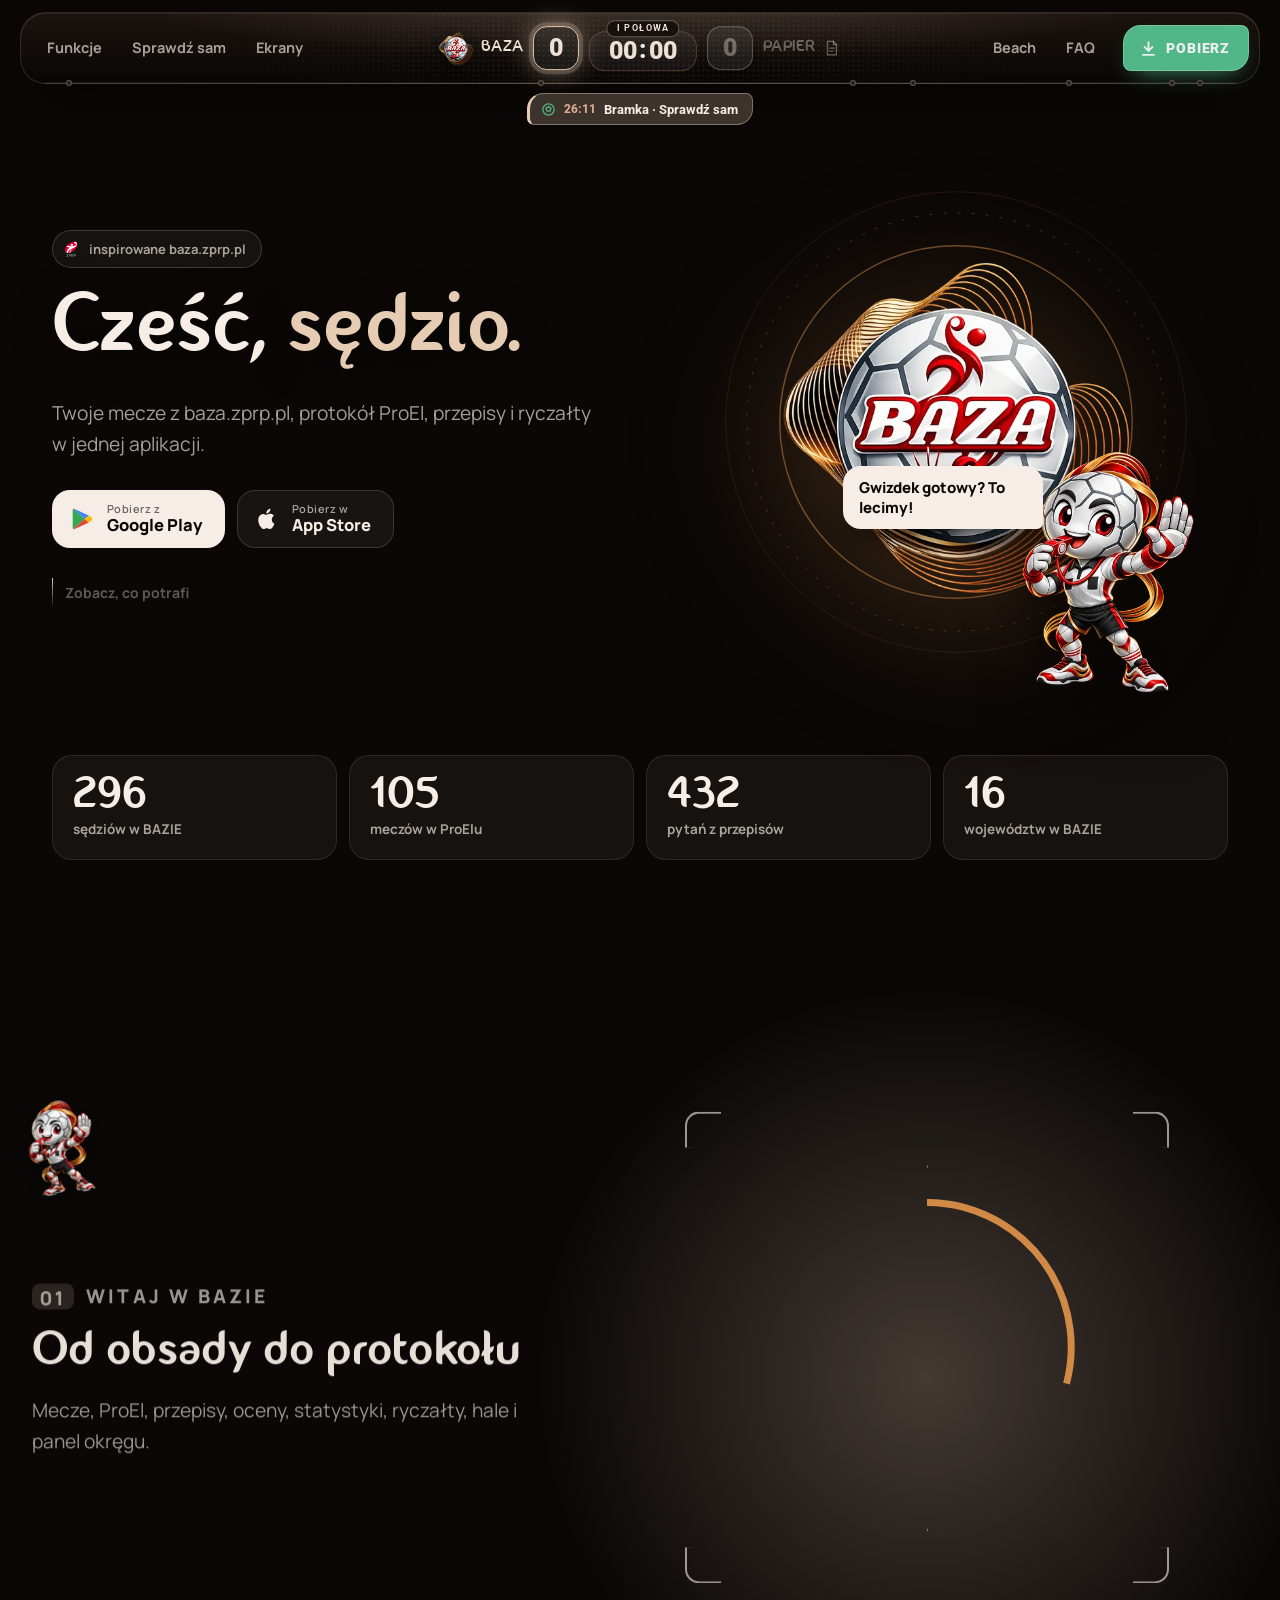
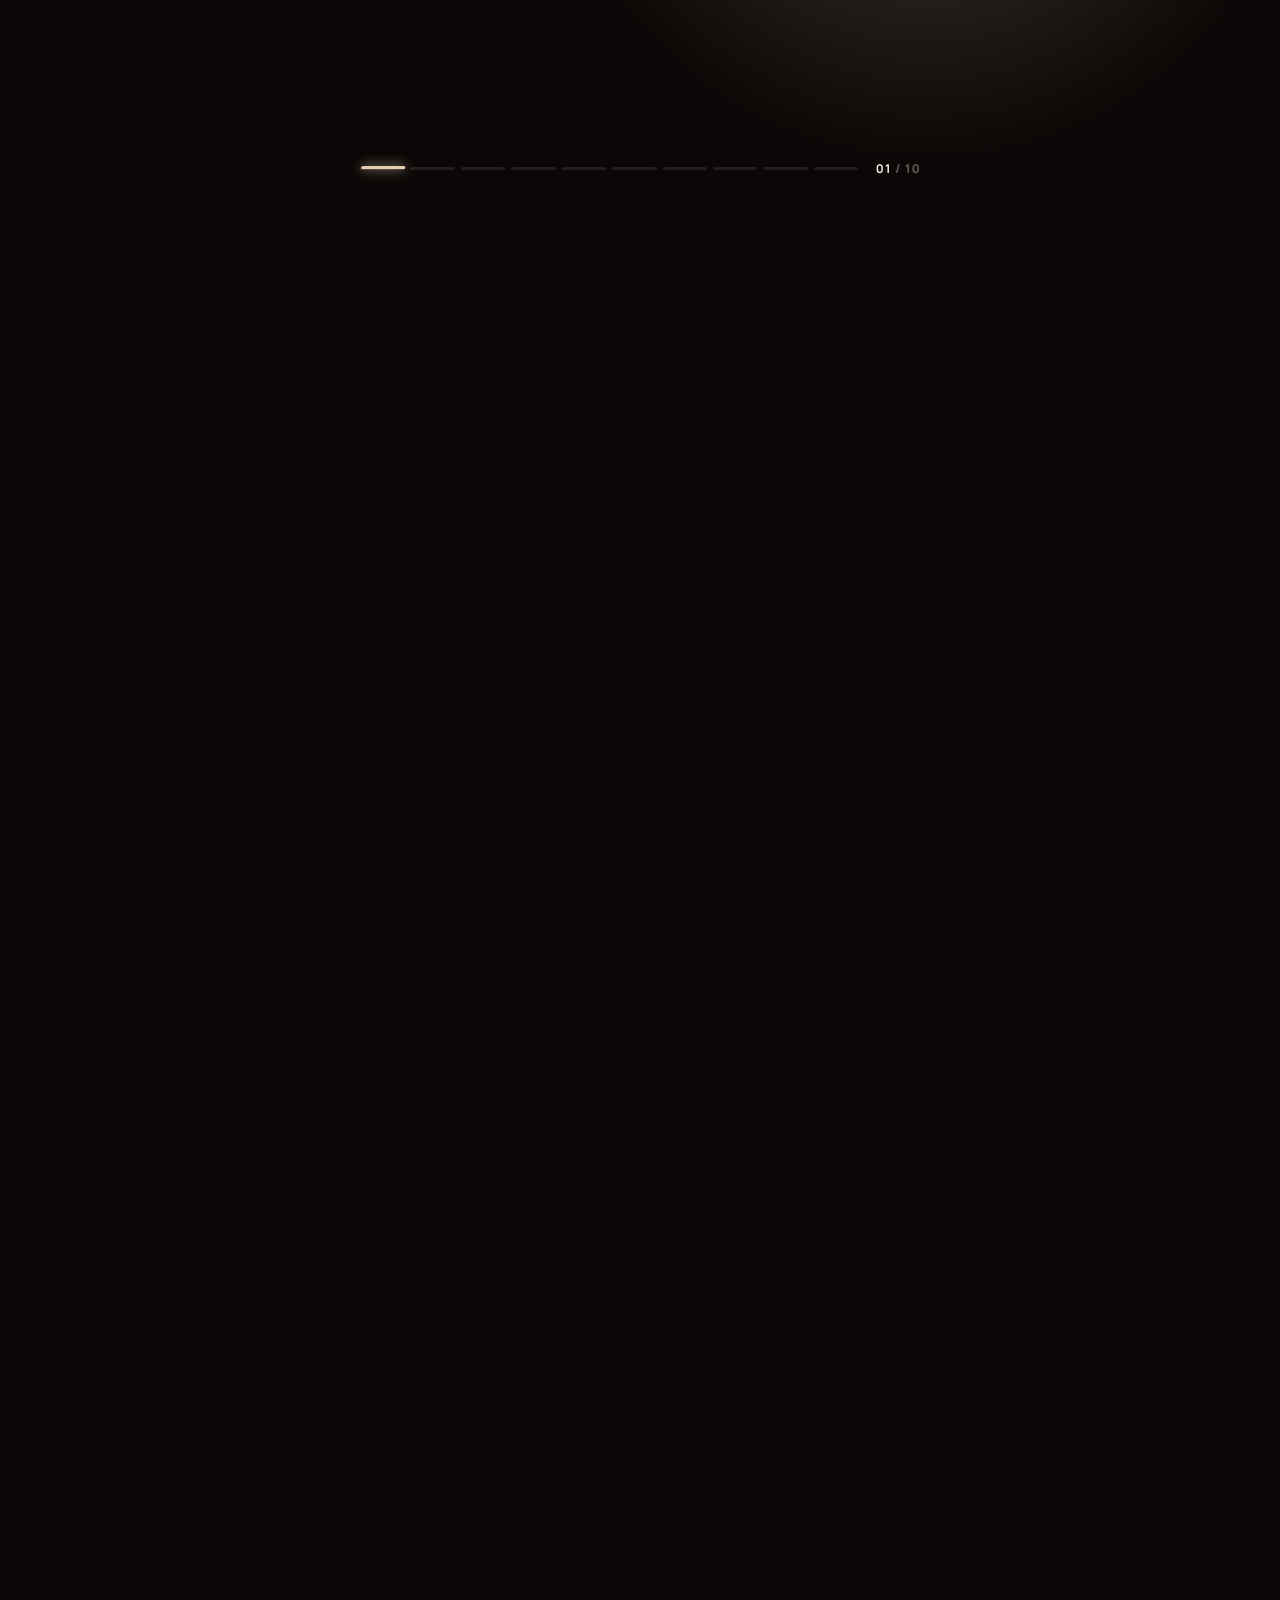
<file: index.html>
<!DOCTYPE html>
<html lang="pl" class="no-js">
<head>
  <meta charset="UTF-8" />
  <script>
    // Stare linki (#privacyModal, #termsModal) prowadzą do osobnych dokumentów.
    (function () {
      var map = { "#privacyModal": "/polityka-prywatnosci/", "#termsModal": "/warunki-uzytkowania/" };
      function go() { var t = map[location.hash]; if (t) location.replace(t); }
      go();
      window.addEventListener("hashchange", go);
      document.documentElement.classList.remove("no-js");
      document.documentElement.classList.add("js");
      try { if (sessionStorage.getItem("baza-intro")) document.documentElement.classList.add("intro-seen"); } catch (e) {}
    })();
  </script>
  <meta name="viewport" content="width=device-width, initial-scale=1, viewport-fit=cover" />
  <title>BAZA - aplikacja dla sędziów piłki ręcznej</title>
  <meta name="description" content="BAZA to niezbędnik sędziego piłki ręcznej: mecze z baza.zprp.pl, protokół elektroniczny ProEl, przepisy i 432 pytania, oceny, statystyki, ryczałty, hale i panel okręgu. Bezpłatnie na Androida i iOS." />
  <meta name="theme-color" content="#0A0706" />
  <meta name="google-site-verification" content="3Hm_tgsXL68du5bJnYrEejAxKpxNztNAMtk0Eb_0nsA" />
  <link rel="canonical" href="https://bazaapp.online/" />
  <meta property="og:type" content="website" />
  <meta property="og:locale" content="pl_PL" />
  <meta property="og:title" content="BAZA - cześć, sędzio." />
  <meta property="og:description" content="Mecze z ZPRP, protokół ProEl, przepisy, ryczałty i Bazuś. Wszystko, czego sędzia potrzebuje przed meczem i po." />
  <meta property="og:url" content="https://bazaapp.online/" />
  <meta property="og:image" content="https://bazaapp.online/Grafiki/site/logo.png" />
  <link rel="icon" href="/Grafiki/favicon.png" type="image/png" />
  <link rel="apple-touch-icon" href="/Grafiki/site/logo-256.png" />
  <link rel="preconnect" href="https://fonts.googleapis.com" />
  <link rel="preconnect" href="https://fonts.gstatic.com" crossorigin />
  <link href="https://fonts.googleapis.com/css2?family=Caveat:wght@600&family=Manrope:wght@400;500;600;700;800&family=Roboto:wght@400;500;700;900&display=swap" rel="stylesheet" />
  <link rel="preload" as="font" href="/site/fonts/fontastique-pl.woff2" type="font/woff2" crossorigin />
  <link rel="preload" as="image" href="/Grafiki/site/logo.webp" type="image/webp" />
  <link rel="stylesheet" href="/site/site.css?v=20261002g" />
  <script type="application/ld+json">
  {
    "@context": "https://schema.org",
    "@type": "MobileApplication",
    "name": "BAZA",
    "alternateName": "BAZA App",
    "operatingSystem": "Android, iOS",
    "applicationCategory": "SportsApplication",
    "inLanguage": "pl",
    "description": "Niezbędnik sędziego piłki ręcznej: mecze z baza.zprp.pl, protokół elektroniczny ProEl, przepisy i pytania, oceny, statystyki, ryczałty i panel okręgu.",
    "offers": { "@type": "Offer", "price": "0", "priceCurrency": "PLN" },
    "url": "https://bazaapp.online/",
    "downloadUrl": ["https://play.google.com/store/apps/details?id=com.radzio.RefHandballApp", "https://apps.apple.com/pl/app/baza-app/id6751402205"],
    "publisher": { "@type": "Organization", "name": "Catch App", "url": "https://www.catchapp.com.pl", "taxID": "2220935509" }
  }
  </script>
</head>
<body>
  <a class="skip" href="#features">Przejdź do treści</a>

  <!-- ═══ INTRO: logo składa się na oczach (pierwsza wizyta w sesji) ═══ -->
  <div class="intro" id="intro" aria-hidden="true">
    <svg class="intro-rings" viewBox="0 0 200 200">
      <circle class="ring ring-a" cx="100" cy="100" r="68" />
      <circle class="ring ring-b" cx="100" cy="100" r="84" />
      <g class="ticks"></g>
    </svg>
    <picture class="intro-logo">
      <source srcset="/Grafiki/site/logo.webp" type="image/webp" />
      <img src="/Grafiki/site/logo.png" alt="" width="512" height="512" />
    </picture>
    <span class="intro-flash"></span>
    <button class="intro-skip" type="button">Pomiń</button>
  </div>

  <!-- ═══ TŁO: ciepła czerń z tutorialu, poświata w barwie sekcji ═══ -->
  <div class="bg" aria-hidden="true">
    <div class="bg-glow"></div>
    <svg class="bg-waves" viewBox="0 0 1200 800" preserveAspectRatio="xMidYMid slice"></svg>
    <div class="bg-grain"></div>
  </div>

  <!-- ═══ TABLICA WYNIKÓW: komputer. Przewijanie to zegar meczu, sekcje to bramki. ═══ -->
  <header class="board" id="board">
    <nav class="board-links board-left" aria-label="Sekcje strony">
      <a href="#features" data-nav="features">Funkcje</a>
      <a href="#play" data-nav="play">Sprawdź sam</a>
      <a href="#gallery" data-nav="gallery">Ekrany</a>
    </nav>
    <a class="board-score" href="#top" aria-label="BAZA - początek strony">
      <span class="team team-home">
        <img src="/Grafiki/site/logo-256.webp" alt="" width="34" height="34" />
        <b>BAZA</b>
      </span>
      <span class="score" data-score="home"><i>0</i></span>
      <span class="clock">
        <span class="half">I POŁOWA</span>
        <span class="digits"><b class="mm">00</b><i class="colon">:</i><b class="ss">00</b></span>
      </span>
      <span class="score" data-score="away"><i>0</i></span>
      <span class="team team-away">
        <b>PAPIER</b>
        <svg viewBox="0 0 24 24" aria-hidden="true"><path d="M6 3h8l4 4v14H6z"/><path d="M14 3v4h4M9 12h6M9 16h4"/></svg>
      </span>
    </a>
    <nav class="board-links board-right" aria-label="Więcej sekcji">
      <a href="#beach" data-nav="beach">Beach</a>
      <a href="#faq" data-nav="faq">FAQ</a>
    </nav>
    <button class="board-menu" type="button" aria-expanded="false" aria-controls="boardDrop">
      <svg viewBox="0 0 24 24" aria-hidden="true"><path d="M4 7h16M4 12h16M4 17h10"/></svg><span>Sekcje</span>
    </button>
    <a class="board-cta" href="#download">
      <svg viewBox="0 0 24 24" aria-hidden="true"><path d="M12 4v11M7 10l5 5 5-5M5 20h14"/></svg>Pobierz
    </a>
    <div class="board-line" aria-hidden="true"><span class="board-fill"></span></div>
    <p class="board-event" aria-live="polite"><svg viewBox="0 0 24 24" aria-hidden="true"><circle cx="12" cy="12" r="9"/><path d="M12 7l4 3-1.5 4.5h-5L8 10z"/></svg><time>00:00</time><span></span></p>
    <nav class="board-drop" id="boardDrop" aria-label="Sekcje strony">
      <a href="#features" data-nav="features"><b>01</b>Funkcje</a>
      <a href="#play" data-nav="play"><b>02</b>Sprawdź sam</a>
      <a href="#gallery" data-nav="gallery"><b>03</b>Ekrany</a>
      <a href="#beach" data-nav="beach"><b>04</b>BAZA Beach</a>
      <a href="#faq" data-nav="faq"><b>05</b>FAQ i dane</a>
      <a href="#download" data-nav="download"><b>06</b>Pobierz</a>
    </nav>
  </header>

  <!-- ═══ TELEFON: pasek wyniku u góry jak w transmisji + dolne menu 1:1 z aplikacji ═══ -->
  <a class="bug" id="bug" href="#top" aria-label="BAZA - początek strony">
    <span class="bug-team bug-home"><img src="/Grafiki/site/logo-256.webp" alt="" width="26" height="26" /><b>BAZA</b></span>
    <span class="bug-score bug-num"><i data-score="home">0</i></span>
    <span class="bug-mid"><span class="bug-clock">00:00</span><small class="bug-half">I POŁOWA</small></span>
    <span class="bug-num bug-num-away"><i data-score="away">0</i></span>
    <span class="bug-team bug-away"><b>PAPIER</b><svg viewBox="0 0 24 24" aria-hidden="true"><path d="M6 3h8l4 4v14H6z"/><path d="M14 3v4h4M9 12h6M9 16h4"/></svg></span>
    <span class="bug-goal"></span>
  </a>

  <!-- Ikony dolnego menu: obrys na pasku, pełne na piłce (jak Ionicons w aplikacji). -->
  <svg class="tb-sprite" aria-hidden="true" width="0" height="0">
    <symbol id="ti-features" viewBox="0 0 24 24"><rect x="3.5" y="3.5" width="7" height="7" rx="2"/><rect x="13.5" y="3.5" width="7" height="7" rx="2"/><rect x="3.5" y="13.5" width="7" height="7" rx="2"/><rect x="13.5" y="13.5" width="7" height="7" rx="2"/></symbol>
    <symbol id="ti-play" viewBox="0 0 24 24"><circle cx="12" cy="12" r="9"/><path style="fill: var(--tif, none); stroke: var(--tis, inherit)" d="M10 8.3l6 3.7-6 3.7z"/></symbol>
    <symbol id="ti-gallery" viewBox="0 0 24 24"><rect x="6.5" y="2.5" width="11" height="19" rx="2.6"/><path style="stroke: var(--tis, inherit)" d="M10.5 18.5h3"/></symbol>
    <symbol id="ti-download" viewBox="0 0 24 24"><path d="M12 3.5v11.5M7 10.5l5 5 5-5"/><path d="M4.5 16.5v2a2 2 0 0 0 2 2h11a2 2 0 0 0 2-2v-2"/></symbol>
  </svg>
  <nav class="tabbar" id="tabbar" aria-label="Sekcje strony">
    <span class="tb-bg" aria-hidden="true"></span>
    <a class="tb-item" href="#features" data-nav="features"><span class="tb-icon"><svg><use href="#ti-features"/></svg></span><span class="tb-label">Funkcje</span></a>
    <a class="tb-item" href="#play" data-nav="play"><span class="tb-icon"><svg><use href="#ti-play"/></svg></span><span class="tb-label">Sprawdź</span></a>
    <a class="tb-item tb-center" href="#top" data-nav="top" aria-label="BAZA - początek strony"></a>
    <a class="tb-item" href="#gallery" data-nav="gallery"><span class="tb-icon"><svg><use href="#ti-gallery"/></svg></span><span class="tb-label">Ekrany</span></a>
    <a class="tb-item" href="#download" data-nav="download"><span class="tb-icon"><svg><use href="#ti-download"/></svg></span><span class="tb-label">Pobierz</span></a>
    <span class="tb-pedestal" aria-hidden="true"><span class="tb-glow"></span><span class="tb-circle"><img src="/Grafiki/site/pilka-pusta.webp" alt="" width="38" height="38" /></span></span>
    <span class="tb-ring" aria-hidden="true"></span>
    <span class="tb-x" aria-hidden="true"><span class="tb-rest"><span class="tb-lift"><span class="tb-scale"><span class="tb-squash"><span class="tb-spin">
      <span class="tb-pattern"><img src="/Grafiki/site/pilka-pusta.webp" alt="" width="57" height="57" /><img class="tb-pat-on" src="/Grafiki/site/pilka-baza.webp" alt="" width="57" height="57" /></span>
      <span class="tb-disc"><span class="tb-disc-icon"><svg><use href="#ti-features"/></svg></span><span class="tb-sheen-clip"><span class="tb-sheen"></span></span></span>
    </span></span></span></span></span></span>
  </nav>

  <!-- ═══ LECĄCY TELEFON: jeden telefon wędruje między sekcjami i zmienia ekran ═══ -->
  <div class="flyer" id="flyer" aria-hidden="true">
    <div class="flyer-body">
      <div class="flyer-front">
        <img class="flyer-shot a" src="/Grafiki/site/zrzuty/start-gra.webp" alt="" width="600" height="1308" decoding="async" />
        <img class="flyer-shot b" src="/Grafiki/site/zrzuty/glowna.webp" alt="" width="600" height="1308" decoding="async" />
      </div>
      <div class="flyer-back"><img src="/Grafiki/site/logo-256.webp" alt="" width="256" height="256" /></div>
    </div>
  </div>

  <main id="top">
    <!-- ═══════════════════════════ HERO ═══════════════════════════ -->
    <section class="hero" data-accent="#E6CCB2" data-bazus="hero">
      <a class="chip" href="#faq-zprp">
        <img src="/Grafiki/logo_zprp.png" alt="" width="18" height="18" />
        inspirowane baza.zprp.pl
      </a>
      <h1 class="hero-title" aria-label="Cześć, sędzio.">
        <span class="hero-fit"><span class="w" style="--i:0">Cześć,</span> <span class="w accent" style="--i:1">sędzio.</span></span>
      </h1>
      <div class="hero-copy">
        <p class="hero-lead">Twoje mecze z baza.zprp.pl, protokół ProEl, przepisy i ryczałty w jednej aplikacji.</p>
        <div class="store-row" data-stores>
          <a class="store store-play" href="https://play.google.com/store/apps/details?id=com.radzio.RefHandballApp&amp;hl=pl" target="_blank" rel="noopener" data-store="android">
            <svg viewBox="0 0 24 24" aria-hidden="true"><path d="M4 2.8l10.6 9.2L4 21.2c-.4-.2-.6-.6-.6-1.1V3.9c0-.5.2-.9.6-1.1z" fill="#34A853"/><path d="M18.3 15.2L14.6 12 4 21.2c.3.2.8.2 1.2 0z" fill="#EA4335"/><path d="M18.3 8.8L5.2 2.8c-.4-.2-.9-.2-1.2 0L14.6 12z" fill="#4285F4"/><path d="M21 10.6l-2.7-1.8-3.7 3.2 3.7 3.2 2.7-1.8c.8-.5.8-2.3 0-2.8z" fill="#FBBC04"/></svg>
            <span><small>Pobierz z</small>Google Play</span>
          </a>
          <a class="store store-apple" href="https://apps.apple.com/pl/app/baza-app/id6751402205?l=pl" target="_blank" rel="noopener" data-store="ios">
            <svg viewBox="0 0 24 24" aria-hidden="true"><path fill="currentColor" d="M16.4 12.6c0-2.4 2-3.5 2-3.6-1.1-1.6-2.8-1.8-3.4-1.8-1.4-.2-2.8.9-3.5.9s-1.8-.8-3-.8c-1.5 0-3 .9-3.8 2.3-1.6 2.8-.4 7 1.2 9.3.8 1.1 1.7 2.4 2.9 2.3 1.2 0 1.6-.7 3-.7s1.8.7 3 .7c1.3 0 2.1-1.1 2.8-2.3.9-1.3 1.3-2.6 1.3-2.6s-2.5-1-2.5-3.7zM14.1 5.6c.6-.8 1.1-1.9 1-3-.9 0-2.1.6-2.7 1.4-.6.7-1.1 1.8-1 2.9 1 .1 2.1-.5 2.7-1.3z"/></svg>
            <span><small>Pobierz w</small>App Store</span>
          </a>
        </div>
        <a class="hero-more" href="#features"><span class="hero-more-line" aria-hidden="true"></span>Zobacz, co potrafi</a>
      </div>

      <div class="hero-visual" aria-hidden="true">
        <div class="hero-orbit">
          <svg class="hero-rings" viewBox="0 0 400 400">
            <circle cx="200" cy="200" r="150" class="hr hr-a" />
            <circle cx="200" cy="200" r="178" class="hr hr-b" />
            <circle cx="200" cy="200" r="196" class="hr hr-c" />
          </svg>
          <picture class="hero-logo" id="heroLogo">
            <source srcset="/Grafiki/site/logo.webp" type="image/webp" />
            <img src="/Grafiki/site/logo.png" alt="" width="512" height="512" fetchpriority="high" />
          </picture>
        </div>
        <div class="hero-bazus">
          <picture>
            <source srcset="/Grafiki/site/bazus-420.webp" type="image/webp" />
            <img src="/Grafiki/site/bazus-420.png" alt="" width="420" height="420" />
          </picture>
          <svg class="whistle-lines" viewBox="0 0 60 60"><path d="M6 30h16M10 16l12 8M10 44l12-8"/></svg>
          <p class="bubble bubble-hero">Gwizdek gotowy? To lecimy!</p>
        </div>
      </div>

      <dl class="stats" id="stats" aria-label="BAZA w liczbach">
        <div class="stat"><dt>sędziów w BAZIE</dt><dd data-stat="judges">0</dd></div>
        <div class="stat"><dt>meczów w ProElu</dt><dd data-stat="proel_matches">0</dd></div>
        <div class="stat"><dt>pytań z przepisów</dt><dd data-stat="questions">432</dd></div>
        <div class="stat"><dt>województw w BAZIE</dt><dd data-stat="provinces">0</dd></div>
      </dl>
    </section>

    <!-- ═══════════════ HISTORIA: prawdziwy pokaz z aplikacji ═══════════════ -->
    <section class="story" id="features" aria-label="Funkcje BAZY" data-goal="Funkcje">
      <div class="story-pin">
        <div class="story-stage-wrap">
          <div class="story-glow" aria-hidden="true"></div>
          <div id="story-stage" class="story-stage" role="img" aria-label="Pokaz funkcji BAZY z prawdziwych ekranów aplikacji">
            <picture class="story-placeholder">
              <source srcset="/Grafiki/site/logo.webp" type="image/webp" />
              <img src="/Grafiki/site/logo.png" alt="" width="512" height="512" loading="lazy" />
            </picture>
          </div>
        </div>

        <div class="story-copy">
          <article class="chapter" data-i="0" data-accent="#E6CCB2">
            <p class="eyebrow"><span>01</span> Witaj w BAZIE</p>
            <h2>Od obsady do protokołu</h2>
            <p>Mecze, ProEl, przepisy, oceny, statystyki, ryczałty, hale i panel okręgu.</p>
          </article>
          <article class="chapter" data-i="1" data-accent="#E0A878" id="calendar">
            <p class="eyebrow"><span>02</span> Mecze</p>
            <h2>Mecze prosto z ZPRP</h2>
            <p>Termin, hala i obsada. Zmiana przychodzi jako powiadomienie.</p>
            <ul>
              <li>odliczanie do najbliższego meczu na ekranie głównym,</li>
              <li>obsada, delegat i wynik z baza.zprp.pl,</li>
              <li>mecze w Kalendarzu Google albo Apple.</li>
            </ul>
          </article>
          <article class="chapter" data-i="2" data-accent="#E8970A">
            <p class="eyebrow"><span>03</span> ProEl</p>
            <h2>Protokół w telefonie</h2>
            <p>Bramki, kary, czas i podpisy. Na koniec PDF i wysyłka do ZPRP.</p>
            <ul>
              <li>zegar meczu, kary 2 minut z odliczaniem, czasy drużyn,</li>
              <li>kilka osób prowadzi jeden mecz, działa też bez zasięgu,</li>
              <li>podpisy na ekranie i gotowy protokół PDF.</li>
            </ul>
          </article>
          <article class="chapter" data-i="3" data-accent="#A98BFF">
            <p class="eyebrow"><span>04</span> Przepisy i testy</p>
            <h2>Przepisy i 432 pytania</h2>
            <p>Regulaminy lig, nauka, egzamin i powtórka błędów. Każde pytanie z odsyłaczem do przepisu.</p>
          </article>
          <article class="chapter" data-i="4" data-accent="#45D8B2">
            <p class="eyebrow"><span>05</span> Oceny</p>
            <h2>Oceny delegatów i mentorów</h2>
            <p>Arkusz w skali A-G i historia ocen.</p>
          </article>
          <article class="chapter" data-i="5" data-accent="#5DB8FF">
            <p class="eyebrow"><span>06</span> Statystyki</p>
            <h2>Sezon w liczbach</h2>
            <p>Mecze, kategorie i role. Także z poprzednich sezonów.</p>
          </article>
          <article class="chapter" data-i="6" data-accent="#F2C84B">
            <p class="eyebrow"><span>07</span> Ryczałty</p>
            <h2>Ryczałt liczy się sam</h2>
            <p>Stawka z tabeli ZPRP, kilometry z tabeli odległości.</p>
            <ul>
              <li>nowe stawki od 1 września 2026 r. wybierane datą meczu,</li>
              <li>koszty, podatek i przejazd jak na rachunku ZPRP, co do grosza.</li>
            </ul>
          </article>
          <article class="chapter" data-i="7" data-accent="#FF8A65">
            <p class="eyebrow"><span>08</span> Kontakty i hale</p>
            <h2>Dzwoń, pisz, jedź</h2>
            <p>Sędziowie, kluby i hale. Nawigacja do hali jednym stuknięciem.</p>
          </article>
          <article class="chapter" data-i="8" data-accent="#57DF9A">
            <p class="eyebrow"><span>09</span> Panele okręgów</p>
            <h2>Twój okręg, Twój panel</h2>
            <p>Niedyspozycje, Mecztarg, ogłoszenia i wydarzenia okręgu.</p>
          </article>
          <article class="chapter" data-i="9" data-accent="#FF5468">
            <p class="eyebrow"><span>10</span> Bazuś</p>
            <h2>Zapytaj Bazusia</h2>
            <p>Potrząśnij telefonem. Zna BAZĘ, ProEla i przepisy.</p>
          </article>
        </div>

        <nav class="story-rail" aria-label="Rozdziały">
          <button type="button" data-go="0" aria-label="Witaj w BAZIE"></button>
          <button type="button" data-go="1" aria-label="Mecze"></button>
          <button type="button" data-go="2" aria-label="ProEl"></button>
          <button type="button" data-go="3" aria-label="Przepisy i testy"></button>
          <button type="button" data-go="4" aria-label="Oceny"></button>
          <button type="button" data-go="5" aria-label="Statystyki"></button>
          <button type="button" data-go="6" aria-label="Ryczałty"></button>
          <button type="button" data-go="7" aria-label="Kontakty i hale"></button>
          <button type="button" data-go="8" aria-label="Panele okręgów"></button>
          <button type="button" data-go="9" aria-label="Bazuś"></button>
          <span class="story-rail-fill" aria-hidden="true"></span>
          <span class="story-count" aria-hidden="true"><b>01</b> / 10</span>
        </nav>
      </div>
    </section>

    <!-- ═══════════ SPRAWDŹ SAM: poziomy tor - przewijasz w dół, jedzie w bok ═══════════ -->
    <section class="play curtain" id="play" data-accent="#A98BFF" data-bazus="play" data-curtain="circle" data-goal="Sprawdź sam">
      <div class="hpin">
        <div class="htrack" id="htrack">
          <article class="panel panel-intro" data-panel="Start">
            <div class="panel-copy">
              <p class="kicker">Sprawdź sam</p>
              <h2 class="paint">Wypróbuj przed pobraniem</h2>
              <p>Quiz, ProEl, kalkulator ryczałtu i mapa okręgów. Klikaj śmiało.</p>
              <p class="swipe-hint"><span>Przewijaj, tor jedzie w bok</span><svg viewBox="0 0 24 24" aria-hidden="true"><path d="M5 12h14M13 6l6 6-6 6"/></svg></p>
            </div>
            <div class="fly-slot" data-fly="play" aria-hidden="true"></div>
          </article>

          <article class="panel panel-quiz" data-panel="Quiz" style="--card:#A98BFF" data-bazus="quiz">
            <header class="panel-head">
              <span class="num">01</span>
              <div><h3>Quiz z przepisów</h3><p>432 pytania w losowej kolejności.</p></div>
            </header>
            <div class="quiz-host" data-live="quiz" role="group" aria-label="Quiz z przepisów gry">
              <p class="loading">Ładuję kartę pytania...</p>
            </div>
          </article>

          <article class="panel panel-device panel-proel" data-panel="ProEl" style="--card:#E8970A" data-bazus="proel">
            <div class="panel-copy">
              <span class="num">02</span>
              <h3>Poprowadź mecz w ProElu</h3>
              <p>Puść czas, rzuć bramkę, daj karę, weź czas dla drużyny.</p>
              <ul class="tips">
                <li><b>START CZAS</b> puszcza zegar meczu</li>
                <li><b>+</b> przy wyniku to bramka</li>
                <li><b>2 MINUTY</b> pyta o numer i odlicza karę</li>
              </ul>
              <p class="fine">Czas płynie tu 10 razy szybciej.</p>
            </div>
            <div class="device">
              <div class="device-screen" data-live="proel-sim" role="group" aria-label="Protokół ProEl z aplikacji BAZA">
                <img class="device-wait" src="/Grafiki/site/zrzuty/proel.webp" alt="" width="600" height="1308" loading="lazy" />
              </div>
            </div>
          </article>

          <article class="panel panel-device panel-calc" data-panel="Ryczałt" style="--card:#F2C84B" data-bazus="calc">
            <div class="device">
              <div class="device-screen" data-live="calc-app" role="group" aria-label="Kalkulator ryczałtu z aplikacji BAZA">
                <img class="device-wait" src="/Grafiki/site/zrzuty/wiecej.webp" alt="" width="600" height="1308" loading="lazy" />
              </div>
            </div>
            <div class="panel-copy">
              <span class="num">03</span>
              <h3>Policz swój ryczałt</h3>
              <p>Stawka ZPRP z daty meczu, kilometry z tabeli odległości, podatek jak na rachunku.</p>
              <ul class="tips">
                <li>wybierz <b>datę</b>, <b>rolę</b> i <b>rozgrywki</b></li>
                <li>wskaż miasto wyjazdu i hali</li>
                <li><b>Oblicz ryczałt</b> i sprawdź rachunek co do grosza</li>
              </ul>
            </div>
          </article>

          <article class="panel panel-map" data-panel="Okręgi" style="--card:#57DF9A" data-bazus="map">
            <div class="panel-copy">
              <span class="num">04</span>
              <h3>Panel okręgu</h3>
              <p>Podświetlone okręgi mają w BAZIE niedyspozycje, Mecztarg, ogłoszenia i wydarzenia. Stuknij swój.</p>
            </div>
            <div class="map" id="map">
              <svg class="map-svg" viewBox="0 0 1000 951" role="img" aria-label="Mapa województw Polski"></svg>
              <div class="map-crests"></div>
            </div>
            <aside class="crest-card" aria-live="polite">
              <div class="crest-stage">
                <span class="crest-glow"></span>
                <span class="crest-wave w1"></span>
                <span class="crest-wave w2"></span>
                <span class="crest-sweep"></span>
                <img class="crest-img" src="/Grafiki/site/okregi/slaskie.webp" alt="" width="160" height="160" loading="lazy" />
              </div>
              <b class="crest-name">Wybierz okręg</b>
              <span class="crest-colors"><i></i><i></i></span>
              <span class="crest-state">Stuknij województwo.</span>
            </aside>
          </article>
        </div>

        <nav class="hbar" aria-label="Sprawdź sam: przejdź do">
          <button type="button" data-hgo="0">Start</button>
          <button type="button" data-hgo="1">Quiz</button>
          <button type="button" data-hgo="2">ProEl</button>
          <button type="button" data-hgo="3">Ryczałt</button>
          <button type="button" data-hgo="4">Okręgi</button>
          <span class="hbar-fill" aria-hidden="true"></span>
        </nav>
      </div>
    </section>

    <!-- ═══════════════════ EKRANY: prawdziwe zrzuty, tor w bok ═══════════════════ -->
    <section class="gallery curtain" id="gallery" data-accent="#E0A878" data-bazus="gallery" data-curtain="diag" data-goal="Ekrany">
      <header class="section-head">
        <p class="kicker">Ekrany</p>
        <h2 class="paint">Tak wygląda BAZA</h2>
        <p>Przesuń w bok.</p>
      </header>
      <div class="reel" id="reel" tabindex="0" role="region" aria-roledescription="karuzela" aria-label="Zrzuty ekranu aplikacji BAZA">
        <figure class="shot" data-title="Ekran główny"><div class="shot-in"><img src="/Grafiki/site/zrzuty/glowna.webp" alt="Ekran główny BAZY z odliczaniem do najbliższego meczu" width="600" height="1308" decoding="async" /></div></figure>
        <figure class="shot" data-title="Mecze"><div class="shot-in"><img src="/Grafiki/site/zrzuty/mecze.webp" alt="Lista nadchodzących meczów sędziego" width="600" height="1308" loading="lazy" decoding="async" /></div></figure>
        <figure class="shot" data-title="ProEl"><div class="shot-in"><img src="/Grafiki/site/zrzuty/proel.webp" alt="Protokół elektroniczny ProEl z dzisiejszym meczem" width="600" height="1308" loading="lazy" decoding="async" /></div></figure>
        <figure class="shot" data-title="Przepisy"><div class="shot-in"><img src="/Grafiki/site/zrzuty/przepisy.webp" alt="Przepisy gry w piłkę ręczną z zakładkami rozdziałów" width="600" height="1308" loading="lazy" decoding="async" /></div></figure>
        <figure class="shot" data-title="Katalog pytań"><div class="shot-in"><img src="/Grafiki/site/zrzuty/katalog-pytan.webp" alt="Katalog pytań z przepisów w trybie nauki" width="600" height="1308" loading="lazy" decoding="async" /></div></figure>
        <figure class="shot" data-title="Statystyki"><div class="shot-in"><img src="/Grafiki/site/zrzuty/statystyki.webp" alt="Statystyki sezonu: mecze, role i oceny" width="600" height="1308" loading="lazy" decoding="async" /></div></figure>
        <figure class="shot" data-title="Moje statystyki"><div class="shot-in"><img src="/Grafiki/site/zrzuty/moje-statystyki.webp" alt="Profil sędziego ze statystykami sezonu" width="600" height="1308" loading="lazy" decoding="async" /></div></figure>
        <figure class="shot" data-title="Więcej"><div class="shot-in"><img src="/Grafiki/site/zrzuty/wiecej.webp" alt="Menu Więcej z narzędziami sędziego" width="600" height="1308" loading="lazy" decoding="async" /></div></figure>
        <figure class="shot" data-title="Tabela odległości"><div class="shot-in"><img src="/Grafiki/site/zrzuty/tabela-odleglosci.webp" alt="Ogólnopolska tabela odległości na mapie Polski" width="600" height="1308" loading="lazy" decoding="async" /></div></figure>
        <figure class="shot" data-title="Niedyspozycje"><div class="shot-in"><img src="/Grafiki/site/zrzuty/niedyspozycje.webp" alt="Zgłaszanie niedyspozycji sędziego" width="600" height="1308" loading="lazy" decoding="async" /></div></figure>
        <figure class="shot" data-title="Kalendarz dyspozycji"><div class="shot-in"><img src="/Grafiki/site/zrzuty/dyspozycyjnosc.webp" alt="Kalendarz dyspozycyjności z zaznaczonymi dniami" width="600" height="1308" loading="lazy" decoding="async" /></div></figure>
        <figure class="shot" data-title="Panel okręgu"><div class="shot-in"><img src="/Grafiki/site/zrzuty/panel-okregu.webp" alt="Panel okręgowy z dyspozycją i ogłoszeniami" width="600" height="1308" loading="lazy" decoding="async" /></div></figure>
        <figure class="shot" data-title="Ogłoszenia okręgu"><div class="shot-in"><img src="/Grafiki/site/zrzuty/ogloszenia.webp" alt="Kanał ogłoszeń okręgowych z reakcjami" width="600" height="1308" loading="lazy" decoding="async" /></div></figure>
        <figure class="shot" data-title="Giełda meczów"><div class="shot-in"><img src="/Grafiki/site/zrzuty/gielda-meczow.webp" alt="Giełda meczów do oddania i przejęcia" width="600" height="1308" loading="lazy" decoding="async" /></div></figure>
        <figure class="shot" data-title="Narzędzia okręgu"><div class="shot-in"><img src="/Grafiki/site/zrzuty/panel-wiecej.webp" alt="Narzędzia panelu okręgu: ryczałty, sędziowie, oceny" width="600" height="1308" loading="lazy" decoding="async" /></div></figure>
        <figure class="shot" data-title="Ocena młodego sędziego"><div class="shot-in"><img src="/Grafiki/site/zrzuty/ocena-mlodego.webp" alt="Ocena młodego sędziego wystawiona przez mentora" width="600" height="1308" loading="lazy" decoding="async" /></div></figure>
        <figure class="shot" data-title="Na koniec: rzut do bramki"><div class="shot-in"><img src="/Grafiki/site/zrzuty/start-gra.webp" alt="Ekran startowy BAZY z mini-grą: rzut piłką do bramki" width="600" height="1308" loading="lazy" decoding="async" /></div></figure>
      </div>
      <div class="reel-nav">
        <button type="button" class="round" data-dir="-1" aria-label="Poprzedni ekran"><svg viewBox="0 0 24 24"><path d="M15 5l-7 7 7 7"/></svg></button>
        <div class="reel-label" aria-live="polite"><b>Ekran główny</b><span class="reel-count">1 / 17</span><span class="reel-bar"><i></i></span></div>
        <button type="button" class="round" data-dir="1" aria-label="Następny ekran"><svg viewBox="0 0 24 24"><path d="M9 5l7 7-7 7"/></svg></button>
      </div>
    </section>

    <!-- ═══════════════════ BAZA BEACH: pocztówki z plaży ═══════════════════ -->
    <section class="beach" id="beach" data-accent="#F6C453" data-bazus="beach" data-goal="BAZA Beach">
      <div class="beach-pin">
        <div class="beach-scene" aria-hidden="true">
          <span class="sun"></span>
          <svg class="sea" viewBox="0 0 1440 220" preserveAspectRatio="none">
            <path class="sea-a" d="M0 60c120 20 240 30 360 18s240-34 360-30 240 30 360 30 240-20 360-24v166H0z"/>
            <path class="sea-b" d="M0 96c160 14 320 22 480 8s320-28 480-18 320 26 480 20v114H0z"/>
            <path class="foam" d="M0 128c120 10 240 14 360 6s240-18 360-14 240 16 360 14 240-10 360-12"/>
          </svg>
          <div class="sand"></div>
          <svg class="steps" viewBox="0 0 1000 600" preserveAspectRatio="none"></svg>
        </div>

        <div class="cards">
          <figure class="pc" style="--x:-37;--y:-19;--r:-9;--k:0;--mx:-31;--my:-35"><div class="pc-in">
            <div class="pc-face pc-front"><img src="/Grafiki/site/beach/turnieje.webp" alt="BAZA Beach: lista turniejów" width="460" height="1022" loading="lazy" /><figcaption>Turnieje</figcaption></div>
            <div class="pc-face pc-back"><span class="stamp"><img src="/Grafiki/site/beach.webp" alt="" width="64" height="64" loading="lazy" /></span><span class="postmark">BEACH 2026</span><span class="hand">Pozdrowienia z turnieju!</span></div>
          </div></figure>
          <figure class="pc" style="--x:-41;--y:21;--r:7;--k:1;--mx:0;--my:-37"><div class="pc-in">
            <div class="pc-face pc-front"><img src="/Grafiki/site/beach/proel.webp" alt="BAZA Beach: protokół meczu na żywo" width="460" height="1022" loading="lazy" /><figcaption>Protokół LIVE</figcaption></div>
            <div class="pc-face pc-back"><span class="stamp"><img src="/Grafiki/site/beach.webp" alt="" width="64" height="64" loading="lazy" /></span><span class="postmark">SET 2 · 09:19</span><span class="hand">Mecz w telefonie!</span></div>
          </div></figure>
          <figure class="pc" style="--x:-24;--y:30;--r:-4;--k:2;--mx:-31;--my:33"><div class="pc-in">
            <div class="pc-face pc-front"><img src="/Grafiki/site/beach/drabinki.webp" alt="BAZA Beach: drabinka pucharowa" width="460" height="1022" loading="lazy" /><figcaption>Drabinki</figcaption></div>
            <div class="pc-face pc-back"><span class="stamp"><img src="/Grafiki/site/beach.webp" alt="" width="64" height="64" loading="lazy" /></span><span class="postmark">FINAŁ</span><span class="hand">Kto gra w finale?</span></div>
          </div></figure>
          <figure class="pc" style="--x:36;--y:-20;--r:8;--k:3;--mx:31;--my:-34"><div class="pc-in">
            <div class="pc-face pc-front"><img src="/Grafiki/site/beach/kalendarz.webp" alt="BAZA Beach: kalendarz rozgrywek" width="460" height="1022" loading="lazy" /><figcaption>Kalendarz</figcaption></div>
            <div class="pc-face pc-back"><span class="stamp"><img src="/Grafiki/site/beach.webp" alt="" width="64" height="64" loading="lazy" /></span><span class="postmark">LIPIEC 2026</span><span class="hand">Cały sezon na piasku</span></div>
          </div></figure>
          <figure class="pc" style="--x:41;--y:20;--r:-7;--k:4;--mx:31;--my:32"><div class="pc-in">
            <div class="pc-face pc-front"><img src="/Grafiki/site/beach/przepisy.webp" alt="BAZA Beach: przepisy gry w piłkę ręczną plażową" width="460" height="1022" loading="lazy" /><figcaption>Przepisy plażowe</figcaption></div>
            <div class="pc-face pc-back"><span class="stamp"><img src="/Grafiki/site/beach.webp" alt="" width="64" height="64" loading="lazy" /></span><span class="postmark">IHF 2026</span><span class="hand">Przepisy pod ręką</span></div>
          </div></figure>
          <figure class="pc" style="--x:24;--y:31;--r:5;--k:5;--mx:0;--my:36"><div class="pc-in">
            <div class="pc-face pc-front"><img src="/Grafiki/site/beach/podpisy.webp" alt="BAZA Beach: podsumowanie meczu z podpisami" width="460" height="1022" loading="lazy" /><figcaption>Podpisy na ekranie</figcaption></div>
            <div class="pc-face pc-back"><span class="stamp"><img src="/Grafiki/site/beach.webp" alt="" width="64" height="64" loading="lazy" /></span><span class="postmark">PODPISANO</span><span class="hand">Bez kartki i długopisu</span></div>
          </div></figure>
        </div>

        <div class="beach-content">
          <picture class="beach-logo">
            <source srcset="/Grafiki/site/beach.webp" type="image/webp" />
            <img src="/Grafiki/baza_beach.png" alt="BAZA Beach" width="200" height="200" loading="lazy" />
          </picture>
          <p class="kicker">BAZA Beach</p>
          <h2 class="paint">Plażówka ma swoją BAZĘ</h2>
          <p>Osobna aplikacja do piłki ręcznej plażowej: turnieje, protokół LIVE, drabinki i rozliczenia.</p>
          <a class="btn btn-beach" href="/beach.html">Wejdź na plażę<svg viewBox="0 0 24 24"><path d="M5 12h14M13 6l6 6-6 6"/></svg></a>
        </div>

        <svg class="washer" viewBox="0 0 1440 400" preserveAspectRatio="none" aria-hidden="true">
          <path class="wash-a" d="M0 120c160-60 320-70 480-30s320 80 480 60 320-80 480-70V400H0z"/>
          <path class="wash-b" d="M0 160c180-40 360-40 540 0s360 60 540 30 240-50 360-40V400H0z"/>
          <path class="wash-line" d="M0 160c180-40 360-40 540 0s360 60 540 30 240-50 360-40"/>
        </svg>
      </div>
    </section>

    <!-- ═══════════════════ BEZPIECZEŃSTWO + FAQ ═══════════════════ -->
    <section class="secure curtain" id="security" data-accent="#7FD1B9" data-bazus="secure" data-curtain="wave" data-goal="Twoje dane">
      <header class="section-head">
        <p class="kicker">Twoje dane</p>
        <h2 class="paint">Hasło zostaje w Twoim telefonie</h2>
        <p>Tak idą dane, gdy zapisujesz wynik w baza.zprp.pl.</p>
      </header>
      <div class="flow" id="flow">
        <svg class="flow-svg" viewBox="0 0 900 220" aria-hidden="true">
          <path id="flowPath" class="flow-path" d="M110 110 C 260 20, 340 20, 450 110 S 640 200, 790 110" />
          <path class="flow-path-lit" d="M110 110 C 260 20, 340 20, 450 110 S 640 200, 790 110" />
          <g class="packet"><circle r="15" /><path d="M-5 -1v-3a5 5 0 0 1 10 0v3M-7 -1h14v9h-14z" /></g>
        </svg>
        <div class="flow-node n1"><span class="node-ico"><svg viewBox="0 0 24 24"><rect x="6" y="2" width="12" height="20" rx="3"/><path d="M11 18h2"/></svg></span><b>Twój telefon</b><small>login i hasło w szyfrowanym magazynie systemu</small></div>
        <div class="flow-node n2"><span class="node-ico"><svg viewBox="0 0 24 24"><rect x="3" y="4" width="18" height="7" rx="2"/><rect x="3" y="13" width="18" height="7" rx="2"/><path d="M7 7.5h.01M7 16.5h.01"/></svg></span><b>Serwer BAZY</b><small>odszyfrowuje tylko na czas operacji i nic nie zapisuje</small></div>
        <div class="flow-node n3"><span class="node-ico"><img src="/Grafiki/logo_zprp.png" alt="" width="26" height="26" /></span><b>baza.zprp.pl</b><small>zapisany wynik, a do Ciebie wraca tylko „udało się”</small></div>
      </div>
      <p class="flow-caption" aria-live="polite">Pakiet jest szyfrowany kluczem publicznym RSA, zanim opuści telefon.</p>

      <!-- FAQ jako rozmowa z Bazusiem: z lewej pytania, z prawej czat. Bazuś
           wskakuje tu z rogu ekranu. Treść stoi niżej jako zwykły tekst
           (wyszukiwarki, czytniki ekranu, strona bez JS) - czat buduje z niej JS. -->
      <div class="faq" id="faq" data-bazus="faq">
        <nav class="faq-list" aria-label="Pytania"></nav>
        <div class="chat" aria-label="Rozmowa z Bazusiem">
          <header class="chat-head">
            <span class="chat-seat" aria-hidden="true"><img src="/Grafiki/site/bazus_small.webp" alt="" width="256" height="256" loading="lazy" /></span>
            <span class="chat-who"><b>Bazuś</b><small><i></i><span class="chat-status">w BAZIE</span></small></span>
            <span class="chat-count"></span>
          </header>
          <div class="chat-body" aria-live="polite"></div>
          <footer class="chat-nav">
            <button type="button" class="chat-prev">← Poprzednie</button>
            <button type="button" class="chat-next">Następne pytanie →</button>
          </footer>
        </div>
        <div class="faq-src">
          <section class="faq-group" data-group="Na start">
            <h3>Na start</h3>
            <article class="fq" id="faq-czym" data-short="Czym jest BAZA?"><h4>Czym właściwie jest BAZA?</h4><p>To aplikacja dla sędziów piłki ręcznej. Mecze z baza.zprp.pl, protokół ProEl, przepisy i 432 pytania, oceny, statystyki, ryczałty, hale i panel okręgu.</p><p>Wszystko w jednym telefonie. A ja w niej mieszkam.</p><div class="fq-more"><p>Mecze, obsady i oceny pobieram z Twojego konta w baza.zprp.pl, więc nic nie przepisujesz ręcznie.</p><p>Jest też BAZA Beach, osobna aplikacja do piłki ręcznej plażowej.</p></div></article>
            <article class="fq" id="faq-sprzet" data-short="Telefony i tablety"><h4>Na czym działa BAZA?</h4><p>Na Androidzie i iPhonie. Pobierzesz ją z Google Play i App Store.</p><p>Działa też na tablecie, wygodnie przy stoliku sędziowskim.</p><div class="fq-more"><p>Ekran meczu na tablecie korzysta z większego ekranu, a osoby funkcyjne podpisują się palcem prosto na nim.</p></div></article>
            <article class="fq" id="faq-logowanie" data-short="Logowanie"><h4>Jak się zalogować?</h4><p>Tak samo jak na baza.zprp.pl: Twoim loginem i hasłem sędziego.</p><p>Potem wchodzisz już odciskiem palca albo twarzą.</p><div class="fq-more"><p>Biometria działa tylko w telefonie. Od systemu dostaję jedynie odpowiedź „udało się” albo „nie”.</p><p>Zmienisz hasło w baza.zprp.pl? Poproszę Cię o nowe przy następnym wejściu.</p></div></article>
            <article class="fq" id="faq-konto" data-short="Konto i usunięcie"><h4>Czy BAZA zakłada mi nowe konto?</h4><p>Sędziemu nie. BAZA jest nakładką na Twoje istniejące konto w baza.zprp.pl, a nie osobnym kontem.</p><p>Hasło i dane konta zmieniasz w baza.zprp.pl, nie u mnie.</p><div class="fq-more"><p>Osobne konto zakładamy tylko jako konto ProEl, dla osób bez konta ZPRP, np. stolikowych.</p><p>Chcesz skończyć? Wyloguj się i odinstaluj aplikację. Dane z ZPRP znikną razem z nią.</p><p>Usunięcie danych z serwera BAZY albo konta ProEl zlecisz mailem na <a href="mailto:radoslawwitkowicz@catchapp.com.pl">radoslawwitkowicz@catchapp.com.pl</a>. Odpowiadamy najpóźniej w ciągu miesiąca.</p></div></article>
            <article class="fq" id="faq-koszt" data-short="Ile kosztuje"><h4>Ile to kosztuje?</h4><p>Zero złotych. Bez reklam i bez abonamentu.</p><p>Jeśli chcesz, możesz wesprzeć rozwój na Patronite. Nie obrażę się.</p></article>
            <article class="fq" id="faq-zprp" data-short="Czy to aplikacja ZPRP"><h4>Czy BAZA to aplikacja ZPRP?</h4><p>Nie. BAZA jest inspirowana baza.zprp.pl, ale nie jest aplikacją ZPRP i jej nie zastępuje.</p><p>Wyniki i protokoły zapisuję w baza.zprp.pl w Twoim imieniu.</p><div class="fq-more"><p>Za BAZĄ stoi Catch App, studio Radosława Witkowicza. To niezależna aplikacja, nie związku.</p></div></article>
          </section>
          <section class="faq-group" data-group="Mecz i ProEl">
            <h3>Mecz i ProEl</h3>
            <article class="fq" id="faq-zasieg" data-short="Hala bez zasięgu"><h4>Czy ProEl działa w hali bez zasięgu?</h4><p>Tak. Otwórz mecz jeszcze przy zasięgu, bo na starcie sprawdzam jego token. Potem prowadzisz cały mecz bez sieci.</p><p>Zapis dojdzie na serwer sam, gdy wróci sieć.</p><div class="fq-more"><p>Każda sekunda meczu najpierw ląduje w pamięci telefonu, a dopiero potem leci na serwer. Padnie zasięg, nic nie ginie.</p><p>Podpisy też zbierzesz bez zasięgu. Czekają w kolejce i wysyłają się same.</p><p>Do zatwierdzenia protokołu i PDF-a potrzebuję już sieci.</p></div></article>
            <article class="fq" id="faq-przejecie" data-short="Kilka telefonów"><h4>Czy kilka osób może prowadzić jeden mecz?</h4><p>Tak. Prowadzi jeden telefon naraz, a drugi sędzia może przejąć prowadzenie, np. gdy padnie bateria.</p><p>Każda zmiana w protokole ma autora i wersję.</p><div class="fq-more"><p>Gdy telefon prowadzący zamilknie na dłużej, prowadzenie da się przejąć bez czekania na niego.</p><p>Protokół czytać mogą zidentyfikowani użytkownicy ProEla, bo to wspólna baza sędziów. Zmieniać i zatwierdzać mogą tylko sędziowie meczu, delegat i administrator.</p></div></article>
            <article class="fq" id="faq-wysylka" data-short="Protokół do ZPRP"><h4>Jak protokół trafia do ZPRP?</h4><p>Po meczu osoby funkcyjne podpisują się na ekranie, a zatwierdzony protokół wysyłam do baza.zprp.pl.</p><p>Dostajesz też gotowy PDF.</p><div class="fq-more"><p>Wynik skrócony i raport dodatkowy wyślesz z aplikacji tak samo. Treść raportu trafia też do uwag meczu w ZPRP.</p><p>Gdy wysyłka do ZPRP się nie uda, czeka w kolejce i ponawia się sama.</p></div></article>
            <article class="fq" id="faq-trening" data-short="Najpierw poćwiczyć"><h4>Mogę najpierw poćwiczyć ProEla?</h4><p>Jasne. Mecz testowy działa jak prawdziwy, ale nigdy nie trafia na serwer ani do ZPRP.</p><div class="fq-more"><p>Znajdziesz go pod przyciskiem „Jak działa ProEl?”. Ma prawdziwe składy i kolory koszulek.</p><p>Na szkoleniach sędziowskich poprowadzisz też mecz jako szkoleniowy, a potem zobaczysz swój wynik.</p></div></article>
          </section>
          <section class="faq-group" data-group="Poza meczem">
            <h3>Poza meczem</h3>
            <article class="fq" id="faq-powiadomienia" data-short="Zmiany w meczach"><h4>Skąd wiem, że coś się zmieniło w moim meczu?</h4><p>Dostajesz powiadomienie o nowym meczu, zmianie terminu, miejsca albo obsady.</p><p>Mecze mogą też same wpadać do Kalendarza Google albo Apple.</p><div class="fq-more"><p>W ustawieniach włączasz osobno: przypomnienie przed meczem, nowy lub usunięty mecz, termin i miejsce, zmianę obsady, status protokołu, ocenę delegata i oferty giełdy.</p><p>Kalendarz Google podłączasz sam i sam odłączasz. Kalendarz Apple działa tylko w telefonie.</p></div></article>
            <article class="fq" id="faq-ryczalt" data-short="Ryczałt"><h4>Skąd BAZA wie, ile mi się należy?</h4><p>Stawkę biorę z tabeli ZPRP obowiązującej w dniu meczu, a kilometry z tabeli odległości.</p><p>Koszty, podatek i dojazd liczę jak na rachunku ZPRP, co do grosza. Sprawdź w kalkulatorze wyżej.</p><div class="fq-more"><p>Nowe stawki ZPRP od 1 września 2026 r. włączają się same dla meczów od tej daty.</p><p>Kilometry biorę z ogólnopolskiej tabeli odległości. Gdy trasy w niej nie ma, wpisujesz je ręcznie.</p></div></article>
            <article class="fq" id="faq-panel" data-short="Panel okręgu"><h4>Co daje panel okręgu?</h4><p>Niedyspozycje razem z Twoimi kalendarzami, giełdę meczów do oddania i przejęcia, ogłoszenia i wydarzenia z listą obecności.</p><p>Włącza go komisja Twojego okręgu. Na mapie wyżej widać, gdzie już działa.</p><div class="fq-more"><p>Obok niedyspozycji widzisz swoje kalendarze, np. plan zajęć albo grafik z pracy. Sam decydujesz, czy okręg je widzi.</p><p>Na giełdzie oddajesz mecz, którego nie możesz sędziować, a inni sędziowie okręgu mogą go przejąć.</p></div></article>
            <article class="fq" id="faq-przepisy" data-short="Przepisy i pytania"><h4>Czy przepisy w BAZIE są aktualne?</h4><p>Przepisy gry i regulaminy rozgrywek odświeżam w tle, więc masz najnowszą wersję bez aktualizowania aplikacji.</p><p>Do tego 432 pytania, każde z odsyłaczem do przepisu.</p><div class="fq-more"><p>Pytania przerobisz w trzech trybach: nauka, trening i egzamin. Błędy wracają do powtórki.</p><p>W meczu młodzieżowym pod ikoną czapki masz wytyczne dla tej kategorii.</p></div></article>
            <article class="fq" id="faq-oceny" data-short="Oceny"><h4>Jak działają oceny?</h4><p>Arkusz delegata z baza.zprp.pl widzisz w aplikacji, w skali od A („niedopuszczalnie”) do G („wybitnie”).</p><p>O nowej ocenie dam Ci znać powiadomieniem.</p><div class="fq-more"><p>Mentorzy wypełniają w BAZIE pełny arkusz oceny, a młodych sędziów oceniają w osobnym formularzu, w sezonie, w którym był mecz.</p></div></article>
            <article class="fq" id="faq-bazus" data-short="Bazuś to AI?"><h4>Czy Bazuś to sztuczna inteligencja?</h4><p>W aplikacji tak. Odpowiadam na pytania o BAZĘ, ProEla, przepisy i regulaminy, tylko na podstawie tych dokumentów.</p><p>Wołasz mnie potrząśnięciem telefonu. Rozmów ze mną nie zapisujemy.</p><div class="fq-more"><p>Mam trzy tryby: BAZA, ProEl i przepisy z regulaminami. W każdym szukam odpowiedzi w swoich dokumentach, a nie w ogólnej wiedzy.</p><p>To, co wpiszesz, wysyłam do dostawcy modelu językowego tylko po to, żeby odpowiedzieć.</p></div></article>
          </section>
          <section class="faq-group" data-group="Bezpieczeństwo">
            <h3>Bezpieczeństwo</h3>
            <article class="fq" id="faq-haslo" data-short="Hasło"><h4>Czy BAZA zapisuje moje hasło do baza.zprp.pl?</h4><p>Hasło leży tylko w telefonie, w szyfrowanym magazynie systemu (Keychain albo Keystore).</p><p>Serwer używa go na chwilę, żeby wykonać operację w baza.zprp.pl, i go nie zapisuje.</p><div class="fq-more"><p>Przy logowaniu serwer łączy się z baza.zprp.pl szyfrowanym połączeniem i oddaje aplikacji tylko token sesji.</p><p>Przy zapisie dane logowania szyfruję dodatkowo kluczem publicznym RSA. Serwer odszyfrowuje je tylko na czas operacji.</p></div></article>
            <article class="fq" id="faq-dane" data-short="Gdzie są moje mecze"><h4>Gdzie trzymane są dane pobrane z baza.zprp.pl?</h4><p>W pamięci Twojego telefonu.</p><p>Mecze, niedyspozycje i dane z konta ZPRP nie mają kopii na serwerze BAZY. Usuniesz aplikację, znikną razem z nią.</p><div class="fq-more"><p>Nie robię też w baza.zprp.pl niczego, czego sam nie zlecisz.</p></div></article>
            <article class="fq" id="faq-serwer" data-short="Serwer BAZY"><h4>Co w takim razie jest na serwerze BAZY?</h4><p>Dane konta, protokoły ProEla, sprawy okręgu (obsady, rozliczenia, giełda, ogłoszenia) i ustawienia powiadomień.</p><p>Szczegóły, odbiorców i Twoje prawa opisuje <a href="/polityka-prywatnosci/">polityka prywatności</a>.</p><div class="fq-more"><p>Protokoły zostają jako dokumentacja rozgrywek. Usunięty protokół trafia do kosza na rok.</p><p>Dane konta kasujemy niezwłocznie po usunięciu konta, a z kopii zapasowych znikają do 30 dni.</p></div></article>
            <article class="fq" id="faq-reklama" data-short="Reklamy i śledzenie"><h4>Czy jest tu reklama albo śledzenie?</h4><p>Nie. Żadnych reklam, zewnętrznej analityki ani sprzedaży danych.</p><p>Jedyny, kto Cię tu obserwuje, to ja. I to z sympatią.</p><div class="fq-more"><p>Liczę tylko własne, proste statystyki: liczbę uruchomień, ostatnie wejście i wersję aplikacji.</p></div></article>
          </section>
        </div>
      </div>
    </section>

    <!-- ═══════════════════ WSPARCIE ═══════════════════ -->
    <section class="support curtain" id="support" data-accent="#E6CCB2" data-bazus="support" data-curtain="round" data-goal="Wsparcie">
      <div class="support-card">
        <div class="support-copy">
          <p class="kicker">Wsparcie</p>
          <h2 class="paint">Bez reklam i bez abonamentu</h2>
          <p>Jeśli BAZA Ci pomaga, możesz wesprzeć jej rozwój na Patronite.</p>
          <a class="btn btn-accent" href="https://patronite.pl/bazaapp" target="_blank" rel="noopener">Wesprzyj na Patronite</a>
        </div>
        <div class="support-widget" data-patronite></div>
      </div>
    </section>

    <!-- ═══════════════════ FINAŁ: pobierz ═══════════════════ -->
    <section class="download curtain" id="download" data-accent="#E6CCB2" data-bazus="download" data-curtain="circle-center" data-goal="Pobierz">
      <div class="dl-grid">
        <div class="dl-phone"><div class="fly-slot" data-fly="download" aria-hidden="true"></div></div>
        <div class="dl-copy">
          <div class="download-logo" aria-hidden="true">
            <picture>
              <source srcset="/Grafiki/site/logo.webp" type="image/webp" />
              <img src="/Grafiki/site/logo.png" alt="" width="512" height="512" loading="lazy" />
            </picture>
          </div>
          <h2 class="paint">Wchodzisz do BAZY?</h2>
          <p>Bezpłatnie na Androida i iOS. Logujesz się kontem z baza.zprp.pl.</p>
          <div class="store-row store-row-center" data-stores>
            <a class="store store-play" href="https://play.google.com/store/apps/details?id=com.radzio.RefHandballApp&amp;hl=pl" target="_blank" rel="noopener" data-store="android">
              <svg viewBox="0 0 24 24" aria-hidden="true"><path d="M4 2.8l10.6 9.2L4 21.2c-.4-.2-.6-.6-.6-1.1V3.9c0-.5.2-.9.6-1.1z" fill="#34A853"/><path d="M18.3 15.2L14.6 12 4 21.2c.3.2.8.2 1.2 0z" fill="#EA4335"/><path d="M18.3 8.8L5.2 2.8c-.4-.2-.9-.2-1.2 0L14.6 12z" fill="#4285F4"/><path d="M21 10.6l-2.7-1.8-3.7 3.2 3.7 3.2 2.7-1.8c.8-.5.8-2.3 0-2.8z" fill="#FBBC04"/></svg>
              <span><small>Pobierz z</small>Google Play</span>
            </a>
            <a class="store store-apple" href="https://apps.apple.com/pl/app/baza-app/id6751402205?l=pl" target="_blank" rel="noopener" data-store="ios">
              <svg viewBox="0 0 24 24" aria-hidden="true"><path fill="currentColor" d="M16.4 12.6c0-2.4 2-3.5 2-3.6-1.1-1.6-2.8-1.8-3.4-1.8-1.4-.2-2.8.9-3.5.9s-1.8-.8-3-.8c-1.5 0-3 .9-3.8 2.3-1.6 2.8-.4 7 1.2 9.3.8 1.1 1.7 2.4 2.9 2.3 1.2 0 1.6-.7 3-.7s1.8.7 3 .7c1.3 0 2.1-1.1 2.8-2.3.9-1.3 1.3-2.6 1.3-2.6s-2.5-1-2.5-3.7zM14.1 5.6c.6-.8 1.1-1.9 1-3-.9 0-2.1.6-2.7 1.4-.6.7-1.1 1.8-1 2.9 1 .1 2.1-.5 2.7-1.3z"/></svg>
              <span><small>Pobierz w</small>App Store</span>
            </a>
          </div>
        </div>
        <figure class="qr">
          <div class="qr-frame">
            <img src="/Grafiki/site/qr.svg" alt="Kod QR do pobrania BAZY" width="260" height="260" loading="lazy" />
            <span class="qr-scan" aria-hidden="true"></span>
            <span class="qr-corner c1"></span><span class="qr-corner c2"></span><span class="qr-corner c3"></span><span class="qr-corner c4"></span>
          </div>
          <figcaption><b>Zeskanuj telefonem</b>Aparat otworzy sklep z BAZĄ</figcaption>
        </figure>
      </div>
    </section>
  </main>

  <!-- ═══════════════════ STOPKA ═══════════════════ -->
  <footer class="footer" id="legal">
    <div class="footer-top">
      <a class="brand" href="#top"><img src="/Grafiki/site/logo-256.webp" alt="" width="40" height="40" /><span>BAZA</span></a>
      <p>Niezbędnik sędziego piłki ręcznej.</p>
    </div>
    <nav class="footer-links" aria-label="Dokumenty i kontakt">
      <a href="/warunki-uzytkowania/">Warunki użytkowania</a>
      <a href="/polityka-prywatnosci/">Polityka prywatności</a>
      <a href="/beach.html">BAZA Beach</a>
      <a href="mailto:radoslawwitkowicz@catchapp.com.pl">radoslawwitkowicz@catchapp.com.pl</a>
      <a href="tel:+48662471178">+48 662 471 178</a>
    </nav>
    <a class="publisher" href="https://www.catchapp.com.pl" target="_blank" rel="noopener">
      <img src="/Grafiki/legal/catchapp_c.png" alt="" width="36" height="36" />
      <span><small>Twórca i wydawca</small><b>Catch App</b> · Radosław Witkowicz · NIP 2220935509</span>
    </a>
    <p class="footer-copy">© 2025-2026 Catch App. BAZA nie jest aplikacją Związku Piłki Ręcznej w Polsce.</p>
  </footer>

  <!-- ═══ BAZUŚ: przewodnik po stronie ═══ -->
  <div class="guide" id="guide" aria-live="polite">
    <p class="guide-bubble"></p>
    <button class="guide-bazus" type="button" aria-label="Bazuś - stuknij, a coś Ci powie">
      <picture>
        <source srcset="/Grafiki/site/bazus_small.webp" type="image/webp" />
        <img src="/Grafiki/site/bazus_small.png" alt="" width="256" height="256" loading="lazy" />
      </picture>
    </button>
  </div>

  <script src="/site/site.js?v=20261105k" defer></script>
  <script type="module" src="/site/island.js?v=20261002g"></script>
</body>
</html>
</file>
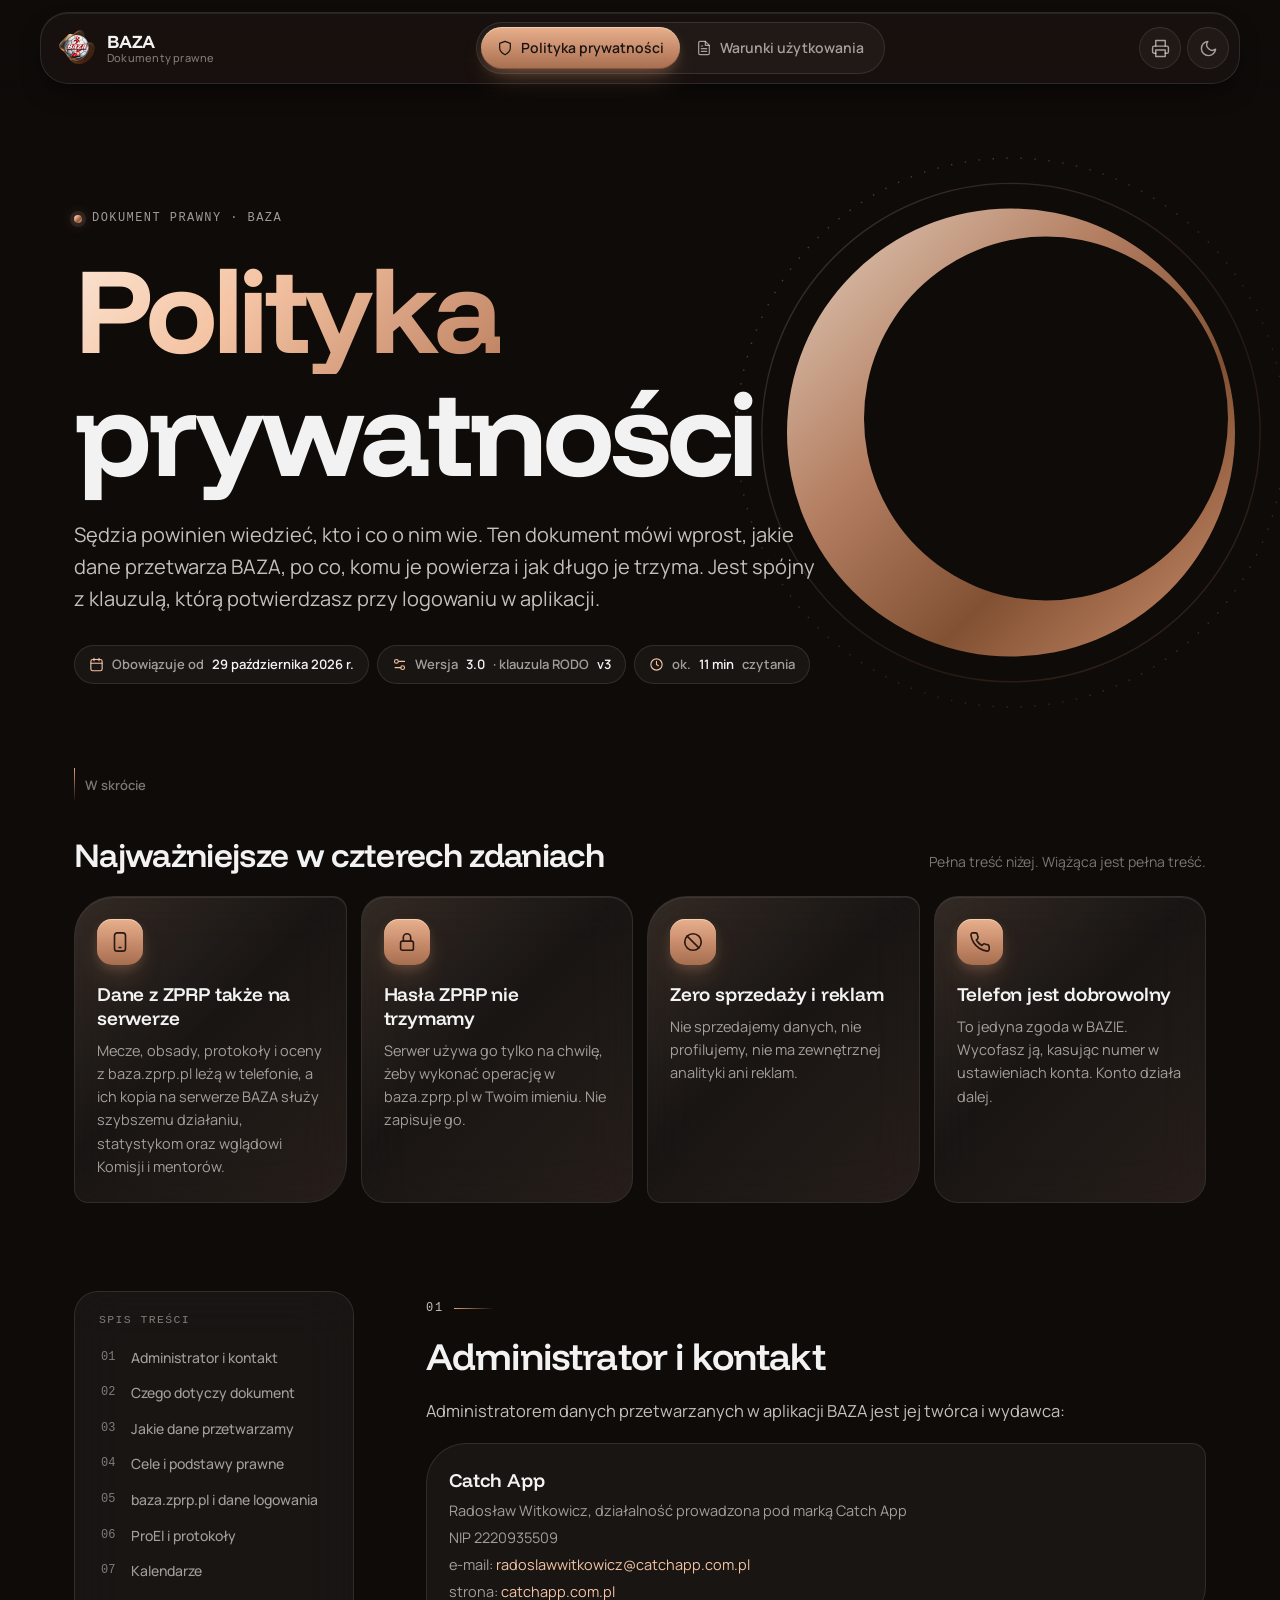
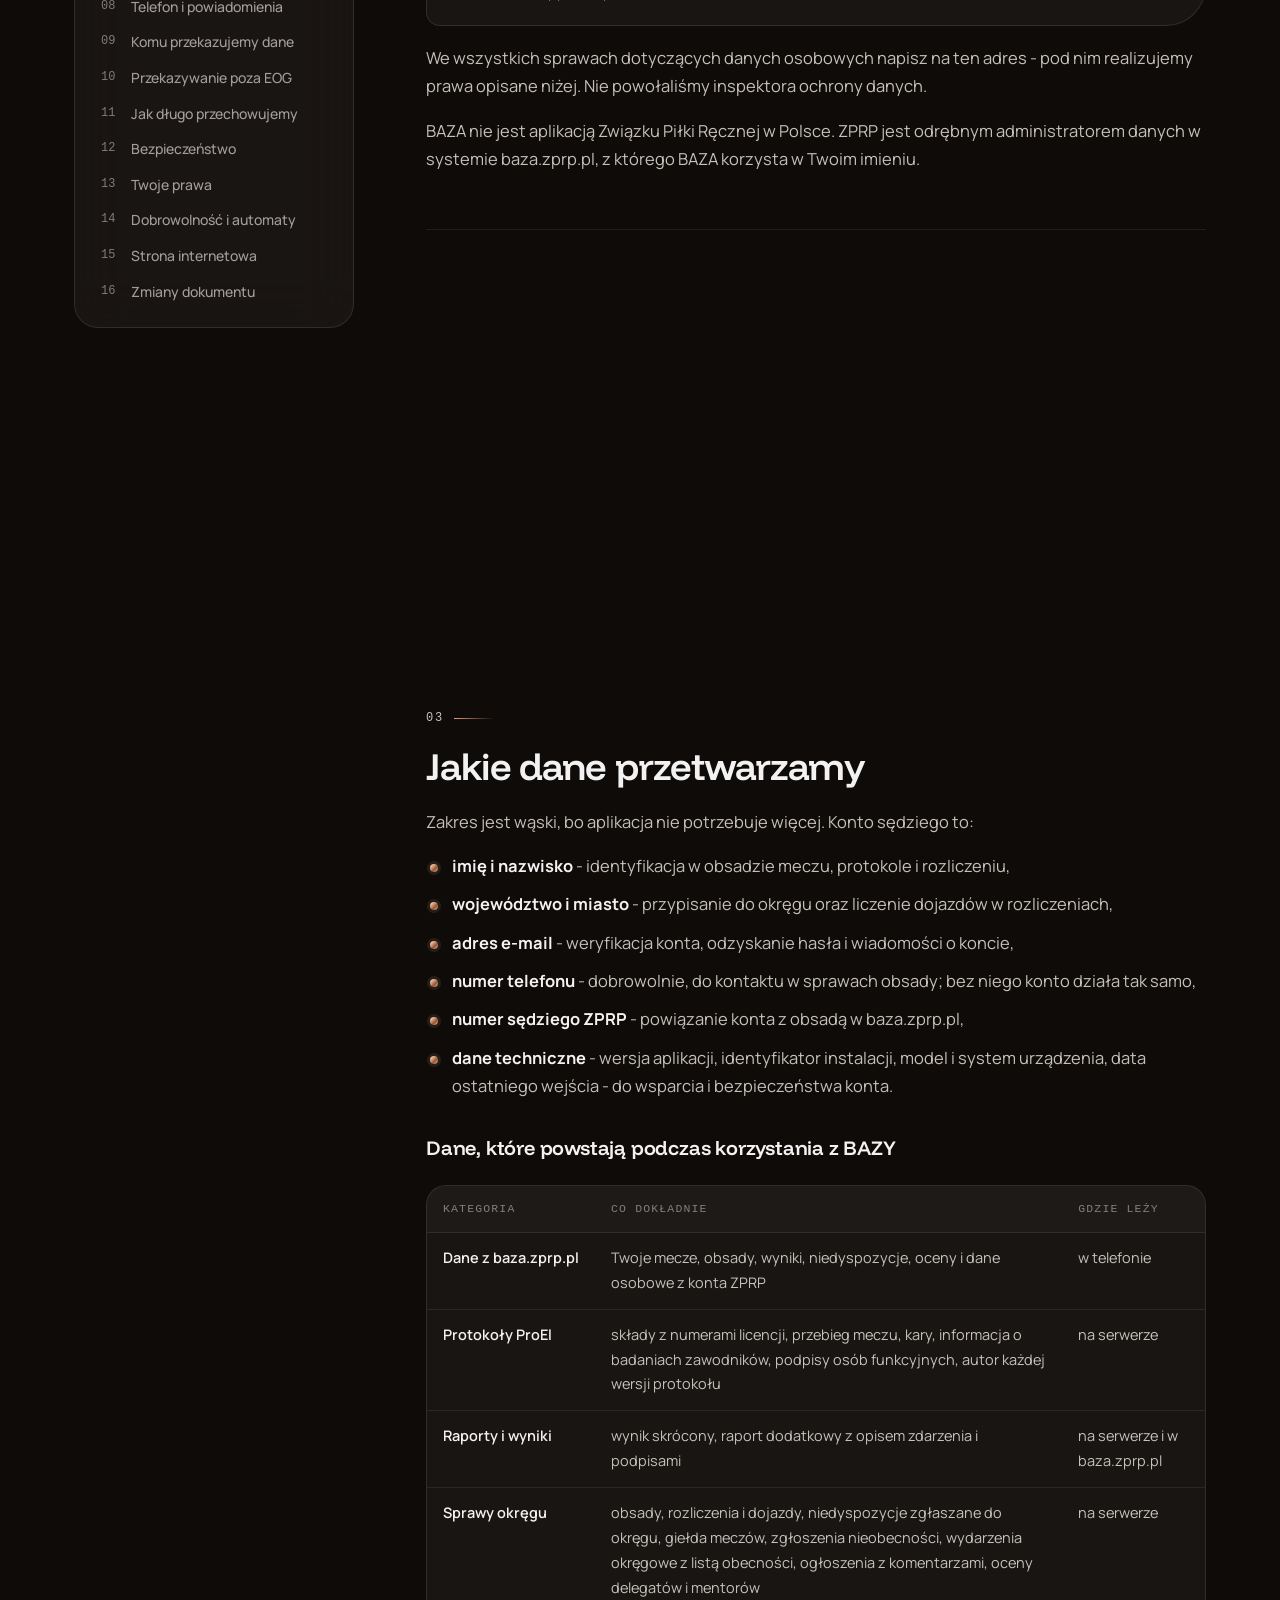
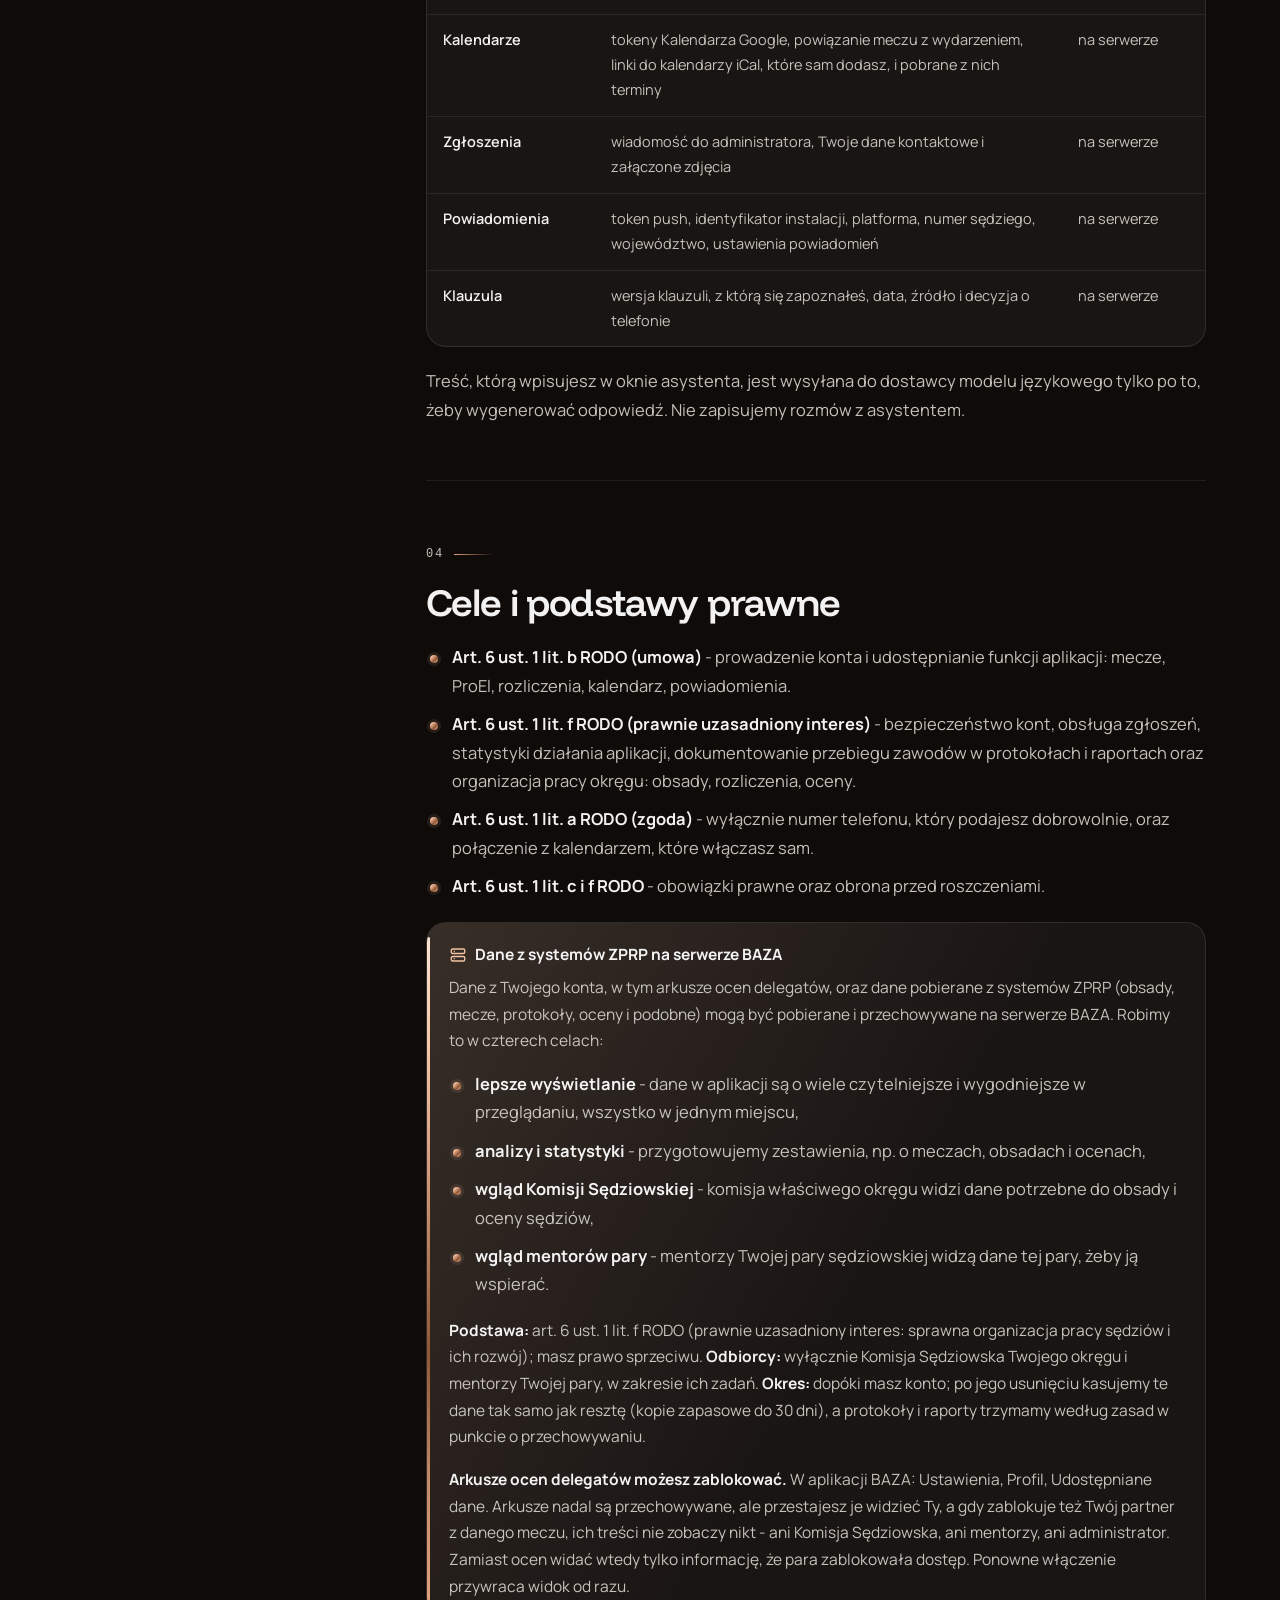
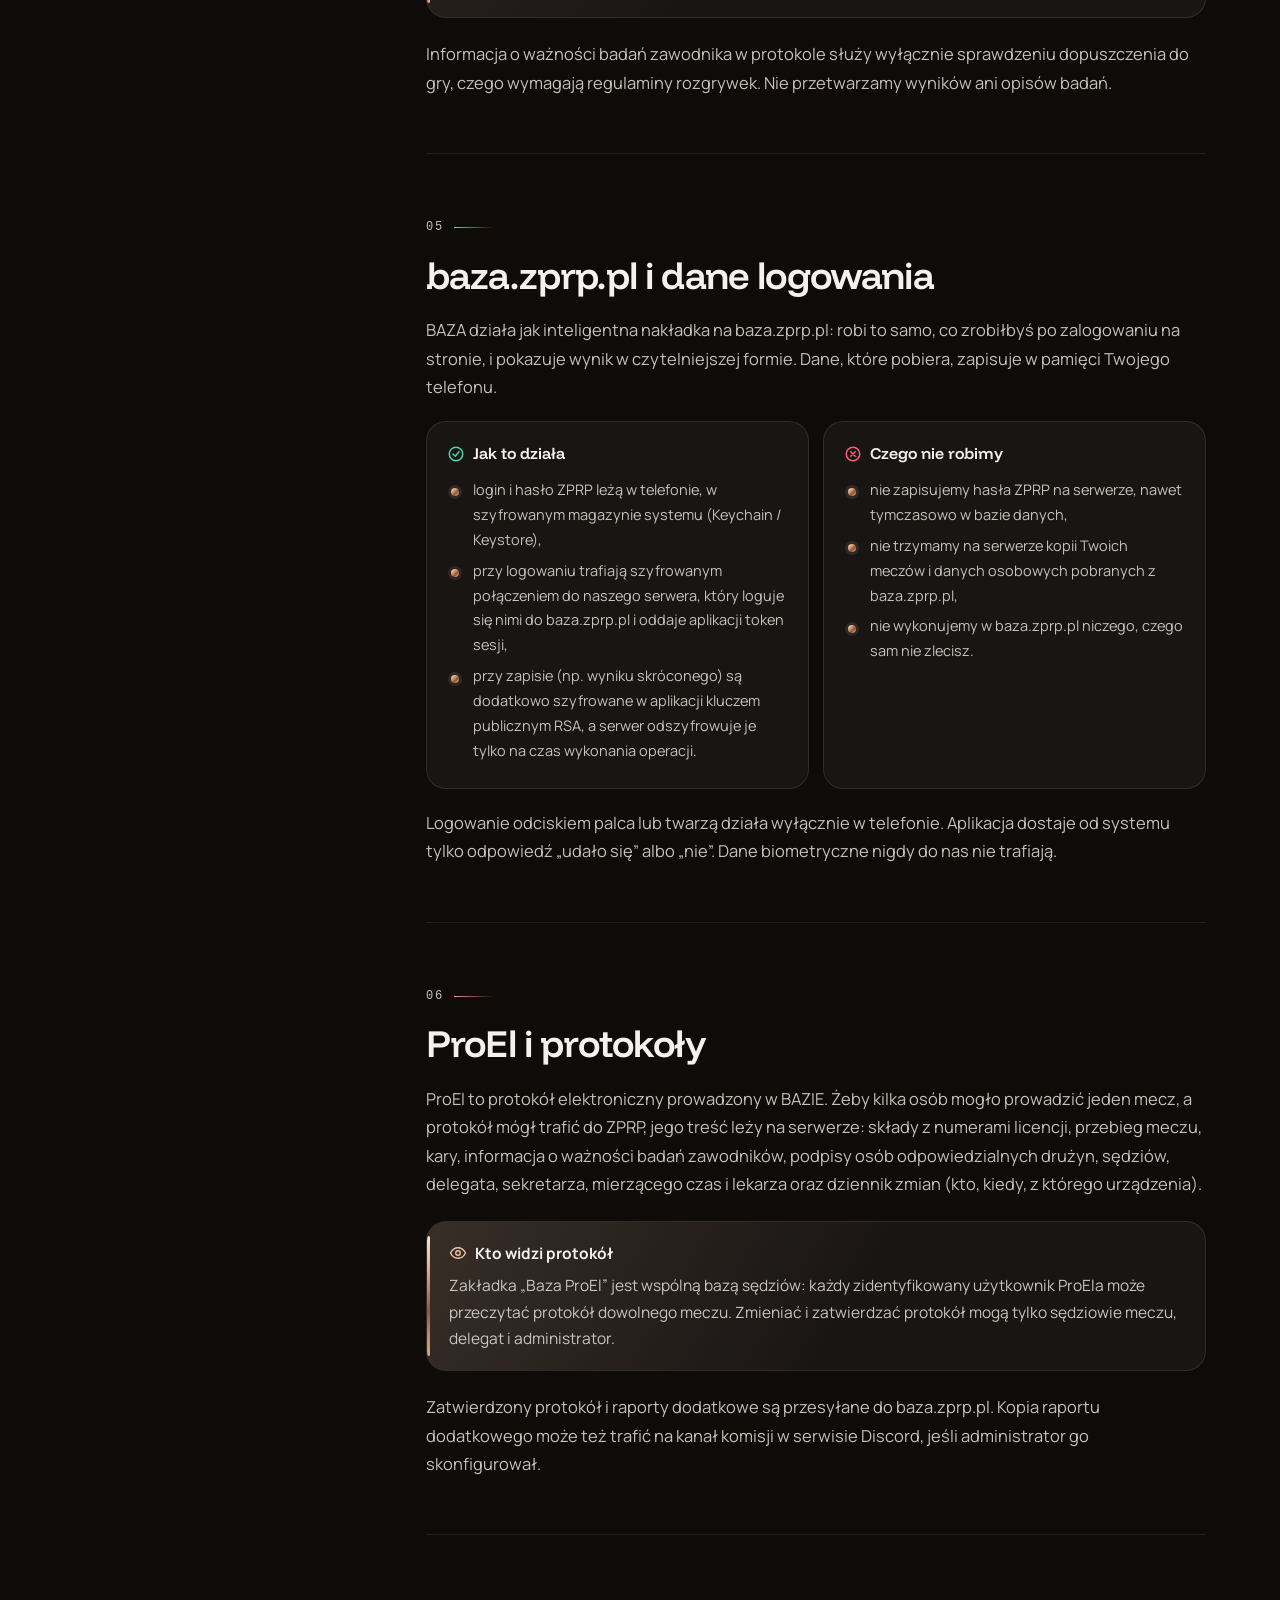
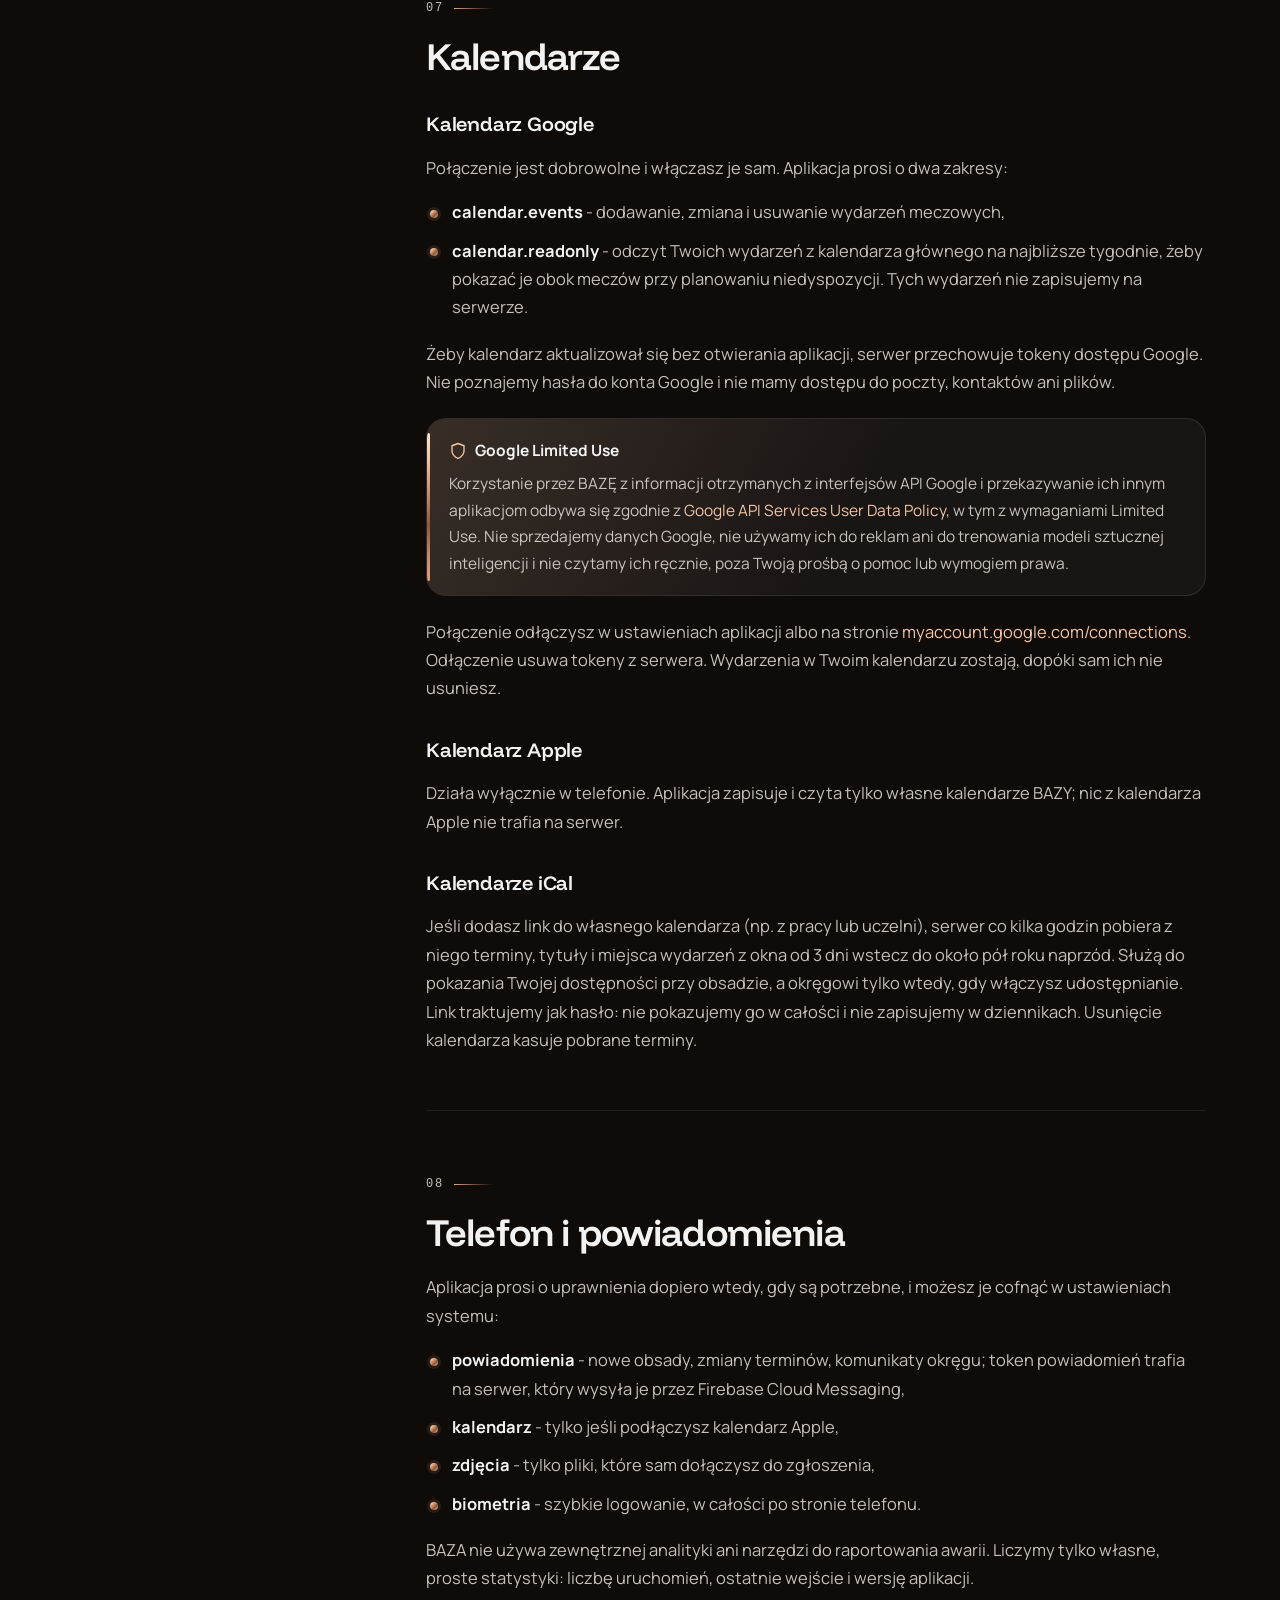
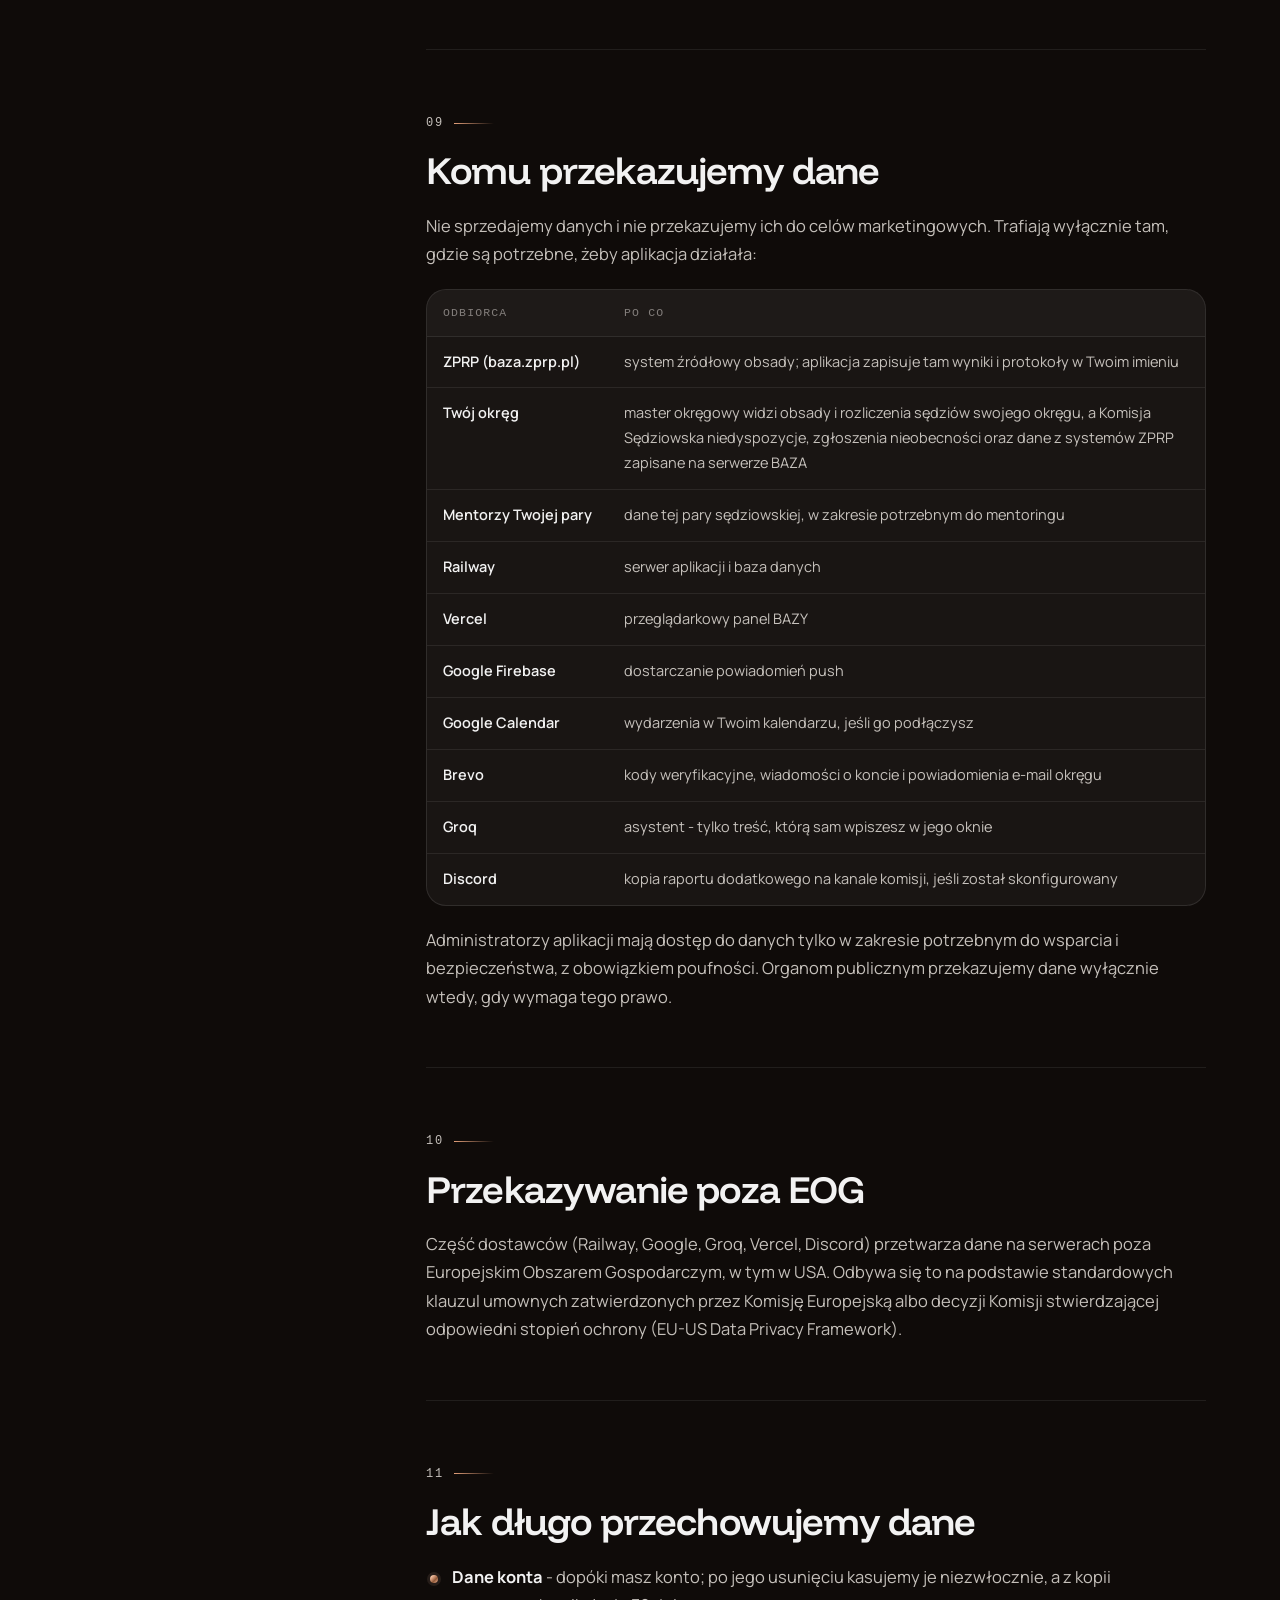
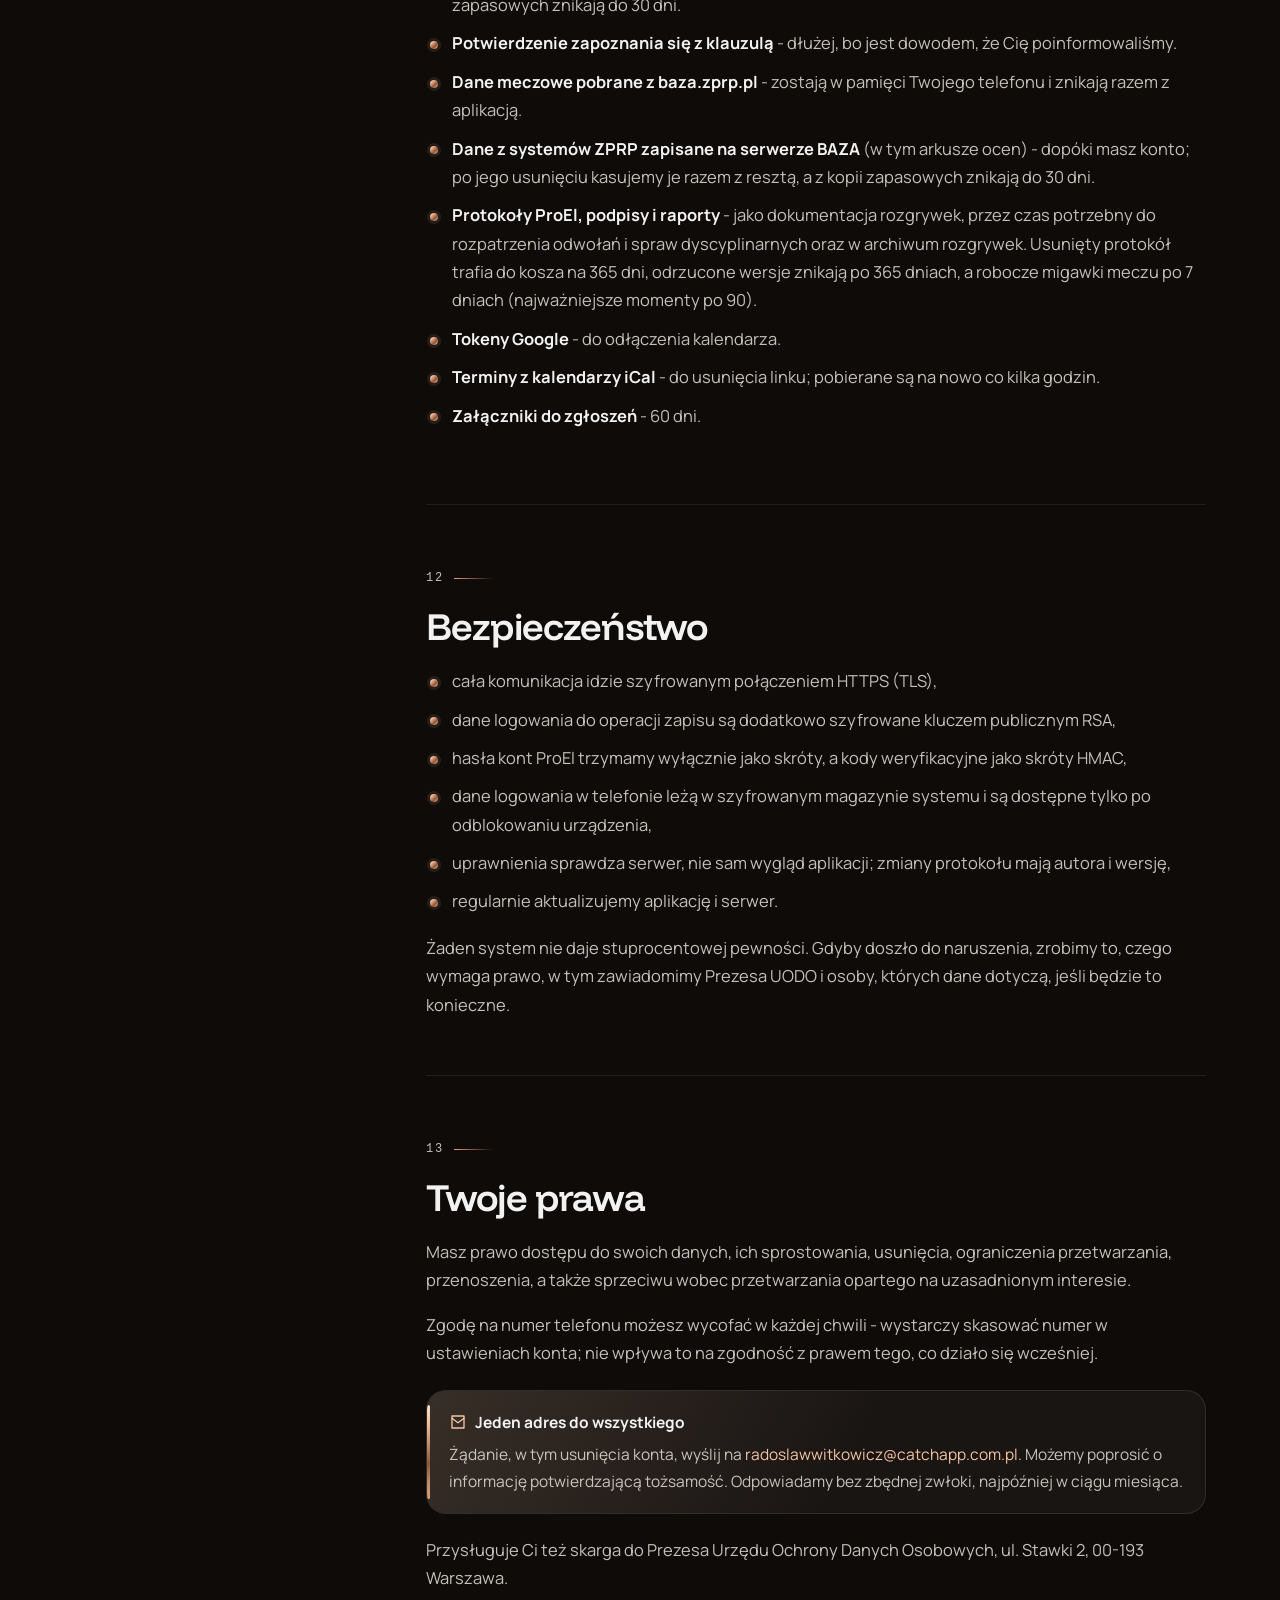
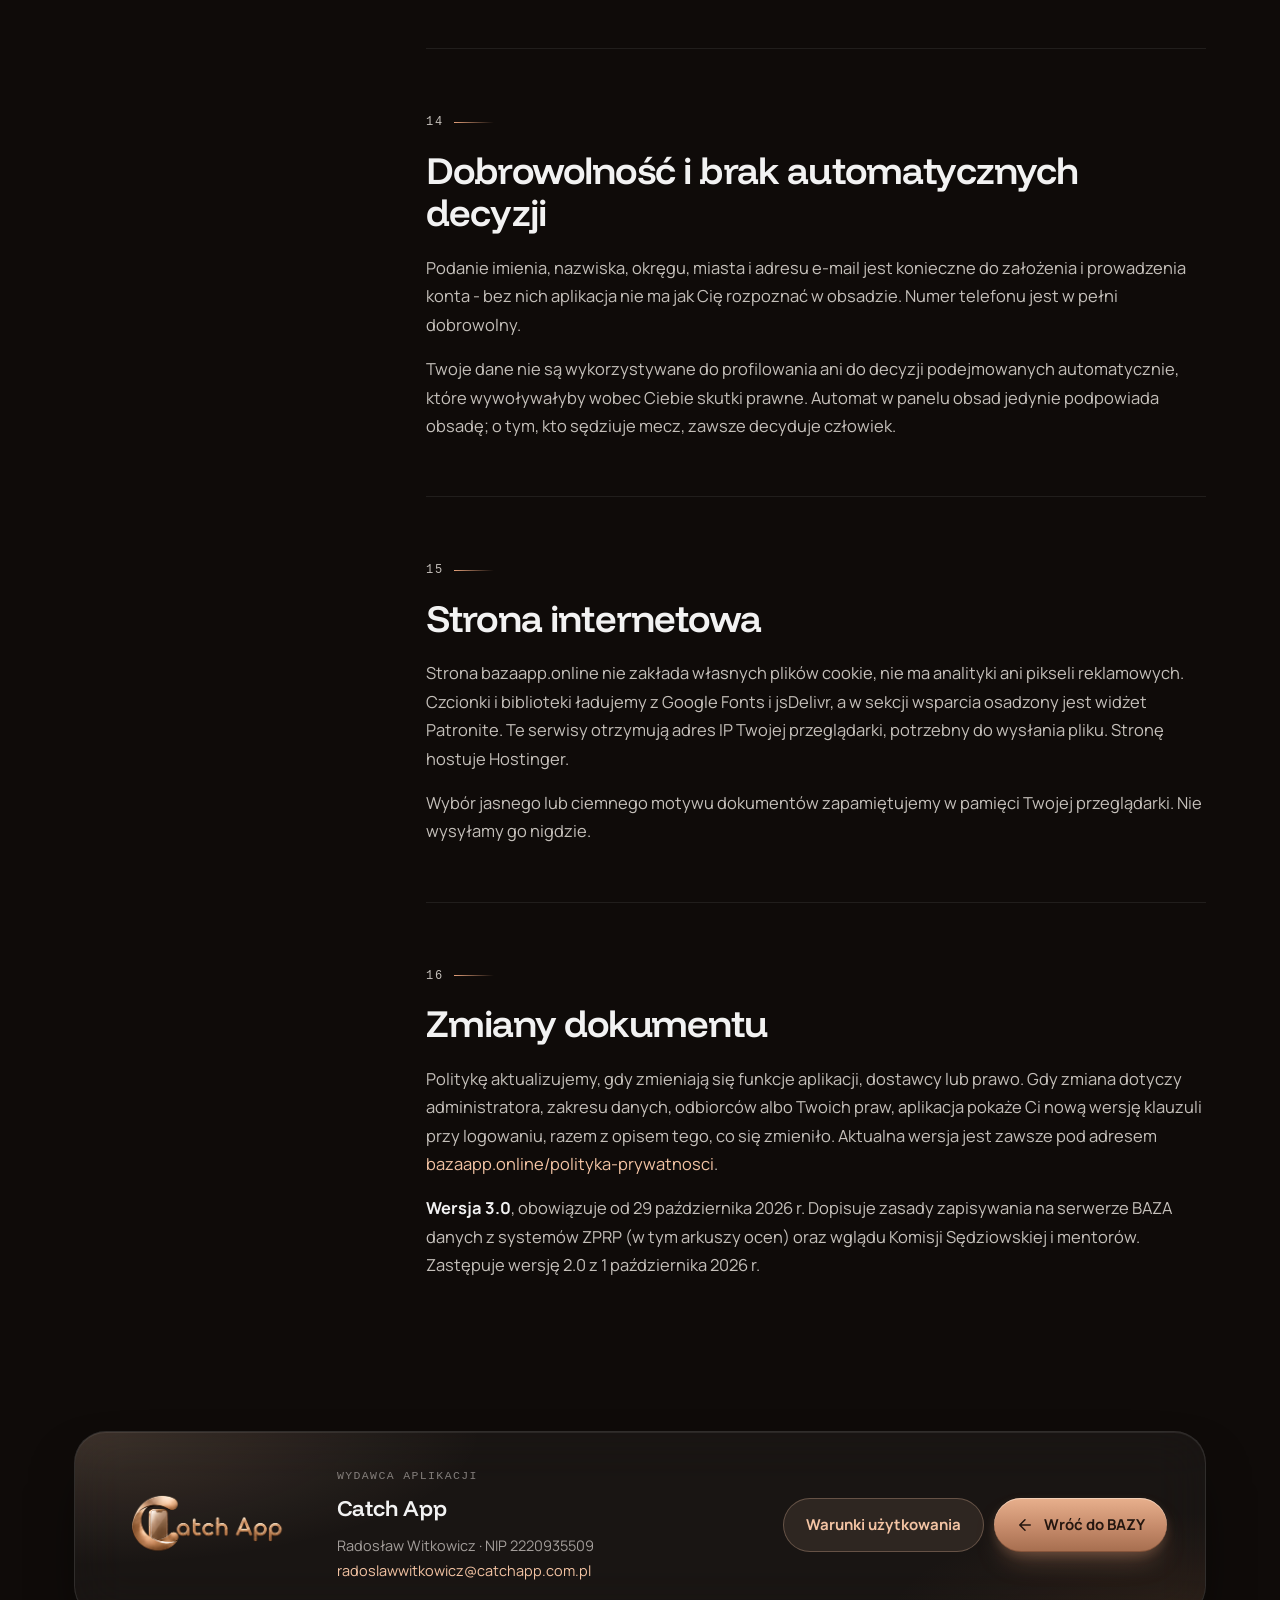
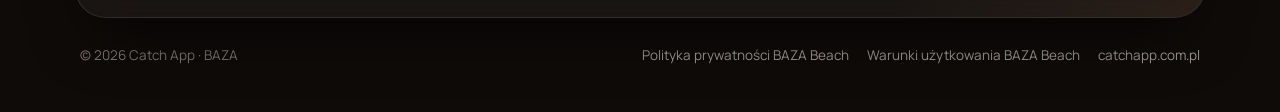
<file: polityka-prywatnosci/index.html>
<!DOCTYPE html>
<html lang="pl" class="no-js">
<head>
  <meta charset="UTF-8">
  <meta name="viewport" content="width=device-width, initial-scale=1, viewport-fit=cover">
  <title>Polityka prywatności · BAZA</title>
  <meta name="description" content="Polityka prywatności aplikacji BAZA dla sędziów piłki ręcznej: jakie dane przetwarzamy, po co, komu je powierzamy, jak długo je trzymamy i jakie masz prawa. Administrator: Catch App.">
  <link rel="canonical" href="https://bazaapp.online/polityka-prywatnosci/">
  <meta name="robots" content="index, follow">
  <meta name="theme-color" content="#0F0B09">
  <meta property="og:type" content="website">
  <meta property="og:locale" content="pl_PL">
  <meta property="og:title" content="Polityka prywatności · BAZA">
  <meta property="og:description" content="Jakie dane przetwarza BAZA, po co i jakie masz prawa.">
  <meta property="og:url" content="https://bazaapp.online/polityka-prywatnosci/">
  <meta property="og:image" content="https://bazaapp.online/Grafiki/nowe_logo.png">
  <link rel="icon" href="/Grafiki/favicon.png" type="image/png">
  <script>try{if(localStorage.getItem("baza-legal-theme")==="light")document.documentElement.setAttribute("data-theme","light")}catch(e){}</script>
  <link rel="preconnect" href="https://fonts.googleapis.com">
  <link rel="preconnect" href="https://fonts.gstatic.com" crossorigin>
  <link href="https://fonts.googleapis.com/css2?family=Funnel+Display:wght@500;600;700&family=Manrope:wght@400;500;600;700&display=swap" rel="stylesheet">
  <link rel="stylesheet" href="/legal/legal.css?v=20261001">
</head>
<body>
  <a class="skip-link" href="#tresc">Przejdź do treści</a>

  <div class="bg" aria-hidden="true">
    <div class="bg-wash"></div>
    <div class="orb orb-a"></div>
    <div class="orb orb-b"></div>
    <div class="bg-vignette"></div>
    <div class="bg-grain"></div>
  </div>
  <div class="top-fade" aria-hidden="true"></div>
  <div class="progress" aria-hidden="true"></div>

  <header class="bar">
    <a class="bar-brand" href="/" aria-label="BAZA - strona aplikacji">
      <img src="/Grafiki/legal/baza_logo.png" alt="" width="40" height="40">
      <span class="brand-text">BAZA<small>Dokumenty prawne</small></span>
    </a>
    <nav class="doc-switch" aria-label="Dokumenty">
      <a href="/polityka-prywatnosci/" aria-current="page" data-doc-link>
        <svg viewBox="0 0 24 24" fill="none" stroke="currentColor" stroke-width="1.8" stroke-linecap="round" stroke-linejoin="round" aria-hidden="true"><path d="M12 22s8-4 8-10V5l-8-3-8 3v7c0 6 8 10 8 10z"/></svg>
        <span class="label-long">Polityka prywatności</span><span class="label-short">Prywatność</span>
      </a>
      <a href="/warunki-uzytkowania/" data-doc-link>
        <svg viewBox="0 0 24 24" fill="none" stroke="currentColor" stroke-width="1.8" stroke-linecap="round" stroke-linejoin="round" aria-hidden="true"><path d="M14 2H6a2 2 0 0 0-2 2v16a2 2 0 0 0 2 2h12a2 2 0 0 0 2-2V8z"/><path d="M14 2v6h6M16 13H8M16 17H8M10 9H8"/></svg>
        <span class="label-long">Warunki użytkowania</span><span class="label-short">Warunki</span>
      </a>
    </nav>
    <div class="bar-actions">
      <button class="icon-btn hide-sm" type="button" data-print aria-label="Drukuj lub zapisz jako PDF">
        <svg viewBox="0 0 24 24" fill="none" stroke="currentColor" stroke-width="1.8" stroke-linecap="round" stroke-linejoin="round" aria-hidden="true"><path d="M6 9V2h12v7"/><path d="M6 18H4a2 2 0 0 1-2-2v-5a2 2 0 0 1 2-2h16a2 2 0 0 1 2 2v5a2 2 0 0 1-2 2h-2"/><path d="M6 14h12v8H6z"/></svg>
      </button>
      <button class="icon-btn" type="button" data-theme-toggle aria-label="Włącz jasny motyw">
        <svg class="i-moon" viewBox="0 0 24 24" fill="none" stroke="currentColor" stroke-width="1.8" stroke-linecap="round" stroke-linejoin="round" aria-hidden="true"><path d="M21 12.8A9 9 0 1 1 11.2 3a7 7 0 0 0 9.8 9.8z"/></svg>
        <svg class="i-sun" viewBox="0 0 24 24" fill="none" stroke="currentColor" stroke-width="1.8" stroke-linecap="round" stroke-linejoin="round" aria-hidden="true"><circle cx="12" cy="12" r="4"/><path d="M12 2v2M12 20v2M4.9 4.9l1.4 1.4M17.7 17.7l1.4 1.4M2 12h2M20 12h2M4.9 19.1l1.4-1.4M17.7 6.3l1.4-1.4"/></svg>
      </button>
    </div>
  </header>

  <main id="tresc">
    <section class="hero wrap">
      <div class="hero-crescent" aria-hidden="true">
        <svg viewBox="0 0 400 400">
          <defs>
            <linearGradient id="cg" x1="0" y1="0" x2="1" y2="1">
              <stop offset="0" stop-color="#FBE4D2"/><stop offset=".38" stop-color="#C58A6A"/><stop offset=".66" stop-color="#8E5837"/><stop offset="1" stop-color="#E3A07A"/>
            </linearGradient>
          </defs>
          <circle cx="200" cy="200" r="196" fill="none" stroke="url(#cg)" stroke-opacity=".28" stroke-dasharray="1 9"/>
          <circle cx="200" cy="200" r="178" fill="none" stroke="url(#cg)" stroke-opacity=".18"/>
          <path fill="url(#cg)" fill-rule="evenodd" fill-opacity=".9" d="M40 200a160 160 0 1 0 320 0a160 160 0 1 0-320 0zM95 190a130 130 0 1 0 260 0a130 130 0 1 0-260 0z"/>
        </svg>
      </div>

      <p class="kicker fade-up" style="--d:60ms"><span class="dot"></span>Dokument prawny · BAZA</p>
      <h1><span class="word copper-text">Polityka</span> <span class="word">prywatności</span></h1>
      <p class="lead fade-up" style="--d:520ms">
        Sędzia powinien wiedzieć, kto i co o nim wie. Ten dokument mówi wprost, jakie dane przetwarza
        BAZA, po co, komu je powierza i jak długo je trzyma. Jest spójny z klauzulą, którą
        potwierdzasz przy logowaniu w aplikacji.
      </p>
      <ul class="meta fade-up" style="--d:680ms" aria-label="Informacje o dokumencie">
        <li><svg viewBox="0 0 24 24" fill="none" stroke="currentColor" stroke-width="1.8" stroke-linecap="round" stroke-linejoin="round" aria-hidden="true"><rect x="3" y="4" width="18" height="18" rx="3"/><path d="M16 2v4M8 2v4M3 10h18"/></svg>Obowiązuje od <strong>29 października 2026 r.</strong></li>
        <li><svg viewBox="0 0 24 24" fill="none" stroke="currentColor" stroke-width="1.8" stroke-linecap="round" stroke-linejoin="round" aria-hidden="true"><path d="M20 7h-9M14 17H5"/><circle cx="17" cy="17" r="3"/><circle cx="7" cy="7" r="3"/></svg>Wersja <strong>3.0</strong> · klauzula RODO <strong>v3</strong></li>
        <li><svg viewBox="0 0 24 24" fill="none" stroke="currentColor" stroke-width="1.8" stroke-linecap="round" stroke-linejoin="round" aria-hidden="true"><circle cx="12" cy="12" r="9"/><path d="M12 7v5l3 2"/></svg>ok. <strong>11 min</strong> czytania</li>
      </ul>
      <a class="scroll-cue fade-up" style="--d:900ms" href="#w-skrocie"><span class="line" aria-hidden="true"></span>W skrócie</a>
    </section>

    <section class="tldr wrap" id="w-skrocie" aria-labelledby="tldr-h">
      <div class="tldr-head reveal">
        <h2 id="tldr-h">Najważniejsze w czterech zdaniach</h2>
        <p>Pełna treść niżej. Wiążąca jest pełna treść.</p>
      </div>
      <div class="tldr-grid">
        <article class="tile reveal">
          <div class="tile-icon"><svg viewBox="0 0 24 24" fill="none" stroke="currentColor" stroke-width="1.8" stroke-linecap="round" stroke-linejoin="round" aria-hidden="true"><rect x="6" y="2" width="12" height="20" rx="3"/><path d="M11 18h2"/></svg></div>
          <h3>Dane z ZPRP także na serwerze</h3>
          <p>Mecze, obsady, protokoły i oceny z baza.zprp.pl leżą w telefonie, a ich kopia na serwerze BAZA służy szybszemu działaniu, statystykom oraz wglądowi Komisji i mentorów.</p>
        </article>
        <article class="tile reveal">
          <div class="tile-icon"><svg viewBox="0 0 24 24" fill="none" stroke="currentColor" stroke-width="1.8" stroke-linecap="round" stroke-linejoin="round" aria-hidden="true"><rect x="5" y="11" width="14" height="10" rx="2"/><path d="M8 11V7a4 4 0 0 1 8 0v4"/></svg></div>
          <h3>Hasła ZPRP nie trzymamy</h3>
          <p>Serwer używa go tylko na chwilę, żeby wykonać operację w baza.zprp.pl w Twoim imieniu. Nie zapisuje go.</p>
        </article>
        <article class="tile reveal">
          <div class="tile-icon"><svg viewBox="0 0 24 24" fill="none" stroke="currentColor" stroke-width="1.8" stroke-linecap="round" stroke-linejoin="round" aria-hidden="true"><circle cx="12" cy="12" r="9"/><path d="M5.6 5.6l12.8 12.8"/></svg></div>
          <h3>Zero sprzedaży i reklam</h3>
          <p>Nie sprzedajemy danych, nie profilujemy, nie ma zewnętrznej analityki ani reklam.</p>
        </article>
        <article class="tile reveal">
          <div class="tile-icon"><svg viewBox="0 0 24 24" fill="none" stroke="currentColor" stroke-width="1.8" stroke-linecap="round" stroke-linejoin="round" aria-hidden="true"><path d="M22 16.9v3a2 2 0 0 1-2.2 2 19.8 19.8 0 0 1-8.6-3.1 19.5 19.5 0 0 1-6-6A19.8 19.8 0 0 1 2.1 4.2 2 2 0 0 1 4.1 2h3a2 2 0 0 1 2 1.7c.1.9.4 1.8.7 2.7a2 2 0 0 1-.5 2.1L8 9.8a16 16 0 0 0 6 6l1.3-1.3a2 2 0 0 1 2.1-.4c.9.3 1.8.6 2.7.7a2 2 0 0 1 1.7 2z"/></svg></div>
          <h3>Telefon jest dobrowolny</h3>
          <p>To jedyna zgoda w BAZIE. Wycofasz ją, kasując numer w ustawieniach konta. Konto działa dalej.</p>
        </article>
      </div>
    </section>

    <div class="layout wrap">
      <aside class="toc" aria-label="Spis treści">
        <p class="toc-title">Spis treści</p>
        <div class="toc-track">
        <span class="toc-indicator" aria-hidden="true"></span>
        <ol>
          <li><a href="#administrator"><span class="n">01</span>Administrator i kontakt</a></li>
          <li><a href="#zakres"><span class="n">02</span>Czego dotyczy dokument</a></li>
          <li><a href="#dane"><span class="n">03</span>Jakie dane przetwarzamy</a></li>
          <li><a href="#cele"><span class="n">04</span>Cele i podstawy prawne</a></li>
          <li><a href="#zprp"><span class="n">05</span>baza.zprp.pl i dane logowania</a></li>
          <li><a href="#proel"><span class="n">06</span>ProEl i protokoły</a></li>
          <li><a href="#kalendarze"><span class="n">07</span>Kalendarze</a></li>
          <li><a href="#telefon"><span class="n">08</span>Telefon i powiadomienia</a></li>
          <li><a href="#odbiorcy"><span class="n">09</span>Komu przekazujemy dane</a></li>
          <li><a href="#eog"><span class="n">10</span>Przekazywanie poza EOG</a></li>
          <li><a href="#retencja"><span class="n">11</span>Jak długo przechowujemy</a></li>
          <li><a href="#bezpieczenstwo"><span class="n">12</span>Bezpieczeństwo</a></li>
          <li><a href="#prawa"><span class="n">13</span>Twoje prawa</a></li>
          <li><a href="#dobrowolnosc"><span class="n">14</span>Dobrowolność i automaty</a></li>
          <li><a href="#strona"><span class="n">15</span>Strona internetowa</a></li>
          <li><a href="#zmiany"><span class="n">16</span>Zmiany dokumentu</a></li>
        </ol>
        </div>
      </aside>

      <article class="doc">
        <section class="section reveal" id="administrator">
          <p class="section-num">01</p>
          <h2>Administrator i kontakt</h2>
          <p>Administratorem danych przetwarzanych w aplikacji BAZA jest jej twórca i wydawca:</p>
          <div class="controller">
            <strong>Catch App</strong>
            <span>Radosław Witkowicz, działalność prowadzona pod marką Catch App</span>
            <span>NIP 2220935509</span>
            <span>e-mail: <a href="mailto:radoslawwitkowicz@catchapp.com.pl">radoslawwitkowicz@catchapp.com.pl</a></span>
            <span>strona: <a href="https://www.catchapp.com.pl" target="_blank" rel="noopener">catchapp.com.pl</a></span>
          </div>
          <p>We wszystkich sprawach dotyczących danych osobowych napisz na ten adres - pod nim realizujemy prawa opisane niżej. Nie powołaliśmy inspektora ochrony danych.</p>
          <p>BAZA nie jest aplikacją Związku Piłki Ręcznej w Polsce. ZPRP jest odrębnym administratorem danych w systemie baza.zprp.pl, z którego BAZA korzysta w Twoim imieniu.</p>
        </section>

        <section class="section reveal" id="zakres">
          <p class="section-num">02</p>
          <h2>Czego dotyczy dokument</h2>
          <p>Polityka obejmuje:</p>
          <ul>
            <li>aplikację mobilną <strong>BAZA</strong> na Androida i iOS, razem z protokołem elektronicznym <strong>ProEl</strong>,</li>
            <li>przeglądarkowy panel BAZY dla okręgów i komisji,</li>
            <li>serwer aplikacji oraz tę stronę, <a href="/">bazaapp.online</a>.</li>
          </ul>
          <p>Aplikacja <strong>BAZA Beach</strong> dla piłki ręcznej plażowej ma osobną <a href="/beach/polityka-prywatnosci/">politykę prywatności</a>.</p>
        </section>

        <section class="section reveal" id="dane">
          <p class="section-num">03</p>
          <h2>Jakie dane przetwarzamy</h2>
          <p>Zakres jest wąski, bo aplikacja nie potrzebuje więcej. Konto sędziego to:</p>
          <ul>
            <li><strong>imię i nazwisko</strong> - identyfikacja w obsadzie meczu, protokole i rozliczeniu,</li>
            <li><strong>województwo i miasto</strong> - przypisanie do okręgu oraz liczenie dojazdów w rozliczeniach,</li>
            <li><strong>adres e-mail</strong> - weryfikacja konta, odzyskanie hasła i wiadomości o koncie,</li>
            <li><strong>numer telefonu</strong> - dobrowolnie, do kontaktu w sprawach obsady; bez niego konto działa tak samo,</li>
            <li><strong>numer sędziego ZPRP</strong> - powiązanie konta z obsadą w baza.zprp.pl,</li>
            <li><strong>dane techniczne</strong> - wersja aplikacji, identyfikator instalacji, model i system urządzenia, data ostatniego wejścia - do wsparcia i bezpieczeństwa konta.</li>
          </ul>
          <h3>Dane, które powstają podczas korzystania z BAZY</h3>
          <div class="table-wrap">
            <table>
              <thead><tr><th>Kategoria</th><th>Co dokładnie</th><th>Gdzie leży</th></tr></thead>
              <tbody>
                <tr><td>Dane z baza.zprp.pl</td><td>Twoje mecze, obsady, wyniki, niedyspozycje, oceny i dane osobowe z konta ZPRP</td><td>w telefonie</td></tr>
                <tr><td>Protokoły ProEl</td><td>składy z numerami licencji, przebieg meczu, kary, informacja o badaniach zawodników, podpisy osób funkcyjnych, autor każdej wersji protokołu</td><td>na serwerze</td></tr>
                <tr><td>Raporty i wyniki</td><td>wynik skrócony, raport dodatkowy z opisem zdarzenia i podpisami</td><td>na serwerze i w baza.zprp.pl</td></tr>
                <tr><td>Sprawy okręgu</td><td>obsady, rozliczenia i dojazdy, niedyspozycje zgłaszane do okręgu, giełda meczów, zgłoszenia nieobecności, wydarzenia okręgowe z listą obecności, ogłoszenia z komentarzami, oceny delegatów i mentorów</td><td>na serwerze</td></tr>
                <tr><td>Kalendarze</td><td>tokeny Kalendarza Google, powiązanie meczu z wydarzeniem, linki do kalendarzy iCal, które sam dodasz, i pobrane z nich terminy</td><td>na serwerze</td></tr>
                <tr><td>Zgłoszenia</td><td>wiadomość do administratora, Twoje dane kontaktowe i załączone zdjęcia</td><td>na serwerze</td></tr>
                <tr><td>Powiadomienia</td><td>token push, identyfikator instalacji, platforma, numer sędziego, województwo, ustawienia powiadomień</td><td>na serwerze</td></tr>
                <tr><td>Klauzula</td><td>wersja klauzuli, z którą się zapoznałeś, data, źródło i decyzja o telefonie</td><td>na serwerze</td></tr>
              </tbody>
            </table>
          </div>
          <p>Treść, którą wpisujesz w oknie asystenta, jest wysyłana do dostawcy modelu językowego tylko po to, żeby wygenerować odpowiedź. Nie zapisujemy rozmów z asystentem.</p>
        </section>

        <section class="section reveal" id="cele">
          <p class="section-num">04</p>
          <h2>Cele i podstawy prawne</h2>
          <ul>
            <li><strong>Art. 6 ust. 1 lit. b RODO (umowa)</strong> - prowadzenie konta i udostępnianie funkcji aplikacji: mecze, ProEl, rozliczenia, kalendarz, powiadomienia.</li>
            <li><strong>Art. 6 ust. 1 lit. f RODO (prawnie uzasadniony interes)</strong> - bezpieczeństwo kont, obsługa zgłoszeń, statystyki działania aplikacji, dokumentowanie przebiegu zawodów w protokołach i raportach oraz organizacja pracy okręgu: obsady, rozliczenia, oceny.</li>
            <li><strong>Art. 6 ust. 1 lit. a RODO (zgoda)</strong> - wyłącznie numer telefonu, który podajesz dobrowolnie, oraz połączenie z kalendarzem, które włączasz sam.</li>
            <li><strong>Art. 6 ust. 1 lit. c i f RODO</strong> - obowiązki prawne oraz obrona przed roszczeniami.</li>
          </ul>
          <div class="callout">
            <p class="callout-title"><svg viewBox="0 0 24 24" fill="none" stroke="currentColor" stroke-width="1.8" stroke-linecap="round" stroke-linejoin="round" aria-hidden="true"><rect x="3" y="4" width="18" height="6" rx="2"/><rect x="3" y="14" width="18" height="6" rx="2"/><path d="M7 7h.01M7 17h.01"/></svg>Dane z systemów ZPRP na serwerze BAZA</p>
            <p>Dane z Twojego konta, w tym arkusze ocen delegatów, oraz dane pobierane z systemów ZPRP (obsady, mecze, protokoły, oceny i podobne) mogą być pobierane i przechowywane na serwerze BAZA. Robimy to w czterech celach:</p>
            <ul>
              <li><strong>lepsze wyświetlanie</strong> - dane w aplikacji są o wiele czytelniejsze i wygodniejsze w przeglądaniu, wszystko w jednym miejscu,</li>
              <li><strong>analizy i statystyki</strong> - przygotowujemy zestawienia, np. o meczach, obsadach i ocenach,</li>
              <li><strong>wgląd Komisji Sędziowskiej</strong> - komisja właściwego okręgu widzi dane potrzebne do obsady i oceny sędziów,</li>
              <li><strong>wgląd mentorów pary</strong> - mentorzy Twojej pary sędziowskiej widzą dane tej pary, żeby ją wspierać.</li>
            </ul>
            <p><strong>Podstawa:</strong> art. 6 ust. 1 lit. f RODO (prawnie uzasadniony interes: sprawna organizacja pracy sędziów i ich rozwój); masz prawo sprzeciwu. <strong>Odbiorcy:</strong> wyłącznie Komisja Sędziowska Twojego okręgu i mentorzy Twojej pary, w zakresie ich zadań. <strong>Okres:</strong> dopóki masz konto; po jego usunięciu kasujemy te dane tak samo jak resztę (kopie zapasowe do 30 dni), a protokoły i raporty trzymamy według zasad w punkcie o przechowywaniu.</p>
            <p><strong>Arkusze ocen delegatów możesz zablokować.</strong> W aplikacji BAZA: Ustawienia, Profil, Udostępniane dane. Arkusze nadal są przechowywane, ale przestajesz je widzieć Ty, a gdy zablokuje też Twój partner z danego meczu, ich treści nie zobaczy nikt - ani Komisja Sędziowska, ani mentorzy, ani administrator. Zamiast ocen widać wtedy tylko informację, że para zablokowała dostęp. Ponowne włączenie przywraca widok od razu.</p>
          </div>
          <p>Informacja o ważności badań zawodnika w protokole służy wyłącznie sprawdzeniu dopuszczenia do gry, czego wymagają regulaminy rozgrywek. Nie przetwarzamy wyników ani opisów badań.</p>
        </section>

        <section class="section reveal" id="zprp">
          <p class="section-num">05</p>
          <h2>baza.zprp.pl i dane logowania</h2>
          <p>BAZA działa jak inteligentna nakładka na baza.zprp.pl: robi to samo, co zrobiłbyś po zalogowaniu na stronie, i pokazuje wynik w czytelniejszej formie. Dane, które pobiera, zapisuje w pamięci Twojego telefonu.</p>
          <div class="pair">
            <div class="yes">
              <h4><svg viewBox="0 0 24 24" fill="none" stroke="currentColor" stroke-width="2" stroke-linecap="round" stroke-linejoin="round" aria-hidden="true"><circle cx="12" cy="12" r="9"/><path d="M8 12l3 3 5-6"/></svg>Jak to działa</h4>
              <ul>
                <li>login i hasło ZPRP leżą w telefonie, w szyfrowanym magazynie systemu (Keychain / Keystore),</li>
                <li>przy logowaniu trafiają szyfrowanym połączeniem do naszego serwera, który loguje się nimi do baza.zprp.pl i oddaje aplikacji token sesji,</li>
                <li>przy zapisie (np. wyniku skróconego) są dodatkowo szyfrowane w aplikacji kluczem publicznym RSA, a serwer odszyfrowuje je tylko na czas wykonania operacji.</li>
              </ul>
            </div>
            <div class="no">
              <h4><svg viewBox="0 0 24 24" fill="none" stroke="currentColor" stroke-width="2" stroke-linecap="round" stroke-linejoin="round" aria-hidden="true"><circle cx="12" cy="12" r="9"/><path d="M15 9l-6 6M9 9l6 6"/></svg>Czego nie robimy</h4>
              <ul>
                <li>nie zapisujemy hasła ZPRP na serwerze, nawet tymczasowo w bazie danych,</li>
                <li>nie trzymamy na serwerze kopii Twoich meczów i danych osobowych pobranych z baza.zprp.pl,</li>
                <li>nie wykonujemy w baza.zprp.pl niczego, czego sam nie zlecisz.</li>
              </ul>
            </div>
          </div>
          <p>Logowanie odciskiem palca lub twarzą działa wyłącznie w telefonie. Aplikacja dostaje od systemu tylko odpowiedź „udało się” albo „nie”. Dane biometryczne nigdy do nas nie trafiają.</p>
        </section>

        <section class="section reveal" id="proel">
          <p class="section-num">06</p>
          <h2>ProEl i protokoły</h2>
          <p>ProEl to protokół elektroniczny prowadzony w BAZIE. Żeby kilka osób mogło prowadzić jeden mecz, a protokół mógł trafić do ZPRP, jego treść leży na serwerze: składy z numerami licencji, przebieg meczu, kary, informacja o ważności badań zawodników, podpisy osób odpowiedzialnych drużyn, sędziów, delegata, sekretarza, mierzącego czas i lekarza oraz dziennik zmian (kto, kiedy, z którego urządzenia).</p>
          <div class="callout">
            <p class="callout-title"><svg viewBox="0 0 24 24" fill="none" stroke="currentColor" stroke-width="1.8" stroke-linecap="round" stroke-linejoin="round" aria-hidden="true"><path d="M2 12s3.5-7 10-7 10 7 10 7-3.5 7-10 7S2 12 2 12z"/><circle cx="12" cy="12" r="3"/></svg>Kto widzi protokół</p>
            <p>Zakładka „Baza ProEl” jest wspólną bazą sędziów: każdy zidentyfikowany użytkownik ProEla może przeczytać protokół dowolnego meczu. Zmieniać i zatwierdzać protokół mogą tylko sędziowie meczu, delegat i administrator.</p>
          </div>
          <p>Zatwierdzony protokół i raporty dodatkowe są przesyłane do baza.zprp.pl. Kopia raportu dodatkowego może też trafić na kanał komisji w serwisie Discord, jeśli administrator go skonfigurował.</p>
        </section>

        <section class="section reveal" id="kalendarze">
          <p class="section-num">07</p>
          <h2>Kalendarze</h2>
          <h3>Kalendarz Google</h3>
          <p>Połączenie jest dobrowolne i włączasz je sam. Aplikacja prosi o dwa zakresy:</p>
          <ul>
            <li><strong>calendar.events</strong> - dodawanie, zmiana i usuwanie wydarzeń meczowych,</li>
            <li><strong>calendar.readonly</strong> - odczyt Twoich wydarzeń z kalendarza głównego na najbliższe tygodnie, żeby pokazać je obok meczów przy planowaniu niedyspozycji. Tych wydarzeń nie zapisujemy na serwerze.</li>
          </ul>
          <p>Żeby kalendarz aktualizował się bez otwierania aplikacji, serwer przechowuje tokeny dostępu Google. Nie poznajemy hasła do konta Google i nie mamy dostępu do poczty, kontaktów ani plików.</p>
          <div class="callout">
            <p class="callout-title"><svg viewBox="0 0 24 24" fill="none" stroke="currentColor" stroke-width="1.8" stroke-linecap="round" stroke-linejoin="round" aria-hidden="true"><path d="M12 22s8-4 8-10V5l-8-3-8 3v7c0 6 8 10 8 10z"/></svg>Google Limited Use</p>
            <p>Korzystanie przez BAZĘ z informacji otrzymanych z interfejsów API Google i przekazywanie ich innym aplikacjom odbywa się zgodnie z <a href="https://developers.google.com/terms/api-services-user-data-policy" target="_blank" rel="noopener">Google API Services User Data Policy</a>, w tym z wymaganiami Limited Use. Nie sprzedajemy danych Google, nie używamy ich do reklam ani do trenowania modeli sztucznej inteligencji i nie czytamy ich ręcznie, poza Twoją prośbą o pomoc lub wymogiem prawa.</p>
          </div>
          <p>Połączenie odłączysz w ustawieniach aplikacji albo na stronie <a href="https://myaccount.google.com/connections" target="_blank" rel="noopener">myaccount.google.com/connections</a>. Odłączenie usuwa tokeny z serwera. Wydarzenia w Twoim kalendarzu zostają, dopóki sam ich nie usuniesz.</p>
          <h3>Kalendarz Apple</h3>
          <p>Działa wyłącznie w telefonie. Aplikacja zapisuje i czyta tylko własne kalendarze BAZY; nic z kalendarza Apple nie trafia na serwer.</p>
          <h3>Kalendarze iCal</h3>
          <p>Jeśli dodasz link do własnego kalendarza (np. z pracy lub uczelni), serwer co kilka godzin pobiera z niego terminy, tytuły i miejsca wydarzeń z okna od 3 dni wstecz do około pół roku naprzód. Służą do pokazania Twojej dostępności przy obsadzie, a okręgowi tylko wtedy, gdy włączysz udostępnianie. Link traktujemy jak hasło: nie pokazujemy go w całości i nie zapisujemy w dziennikach. Usunięcie kalendarza kasuje pobrane terminy.</p>
        </section>

        <section class="section reveal" id="telefon">
          <p class="section-num">08</p>
          <h2>Telefon i powiadomienia</h2>
          <p>Aplikacja prosi o uprawnienia dopiero wtedy, gdy są potrzebne, i możesz je cofnąć w ustawieniach systemu:</p>
          <ul>
            <li><strong>powiadomienia</strong> - nowe obsady, zmiany terminów, komunikaty okręgu; token powiadomień trafia na serwer, który wysyła je przez Firebase Cloud Messaging,</li>
            <li><strong>kalendarz</strong> - tylko jeśli podłączysz kalendarz Apple,</li>
            <li><strong>zdjęcia</strong> - tylko pliki, które sam dołączysz do zgłoszenia,</li>
            <li><strong>biometria</strong> - szybkie logowanie, w całości po stronie telefonu.</li>
          </ul>
          <p>BAZA nie używa zewnętrznej analityki ani narzędzi do raportowania awarii. Liczymy tylko własne, proste statystyki: liczbę uruchomień, ostatnie wejście i wersję aplikacji.</p>
        </section>

        <section class="section reveal" id="odbiorcy">
          <p class="section-num">09</p>
          <h2>Komu przekazujemy dane</h2>
          <p>Nie sprzedajemy danych i nie przekazujemy ich do celów marketingowych. Trafiają wyłącznie tam, gdzie są potrzebne, żeby aplikacja działała:</p>
          <div class="table-wrap">
            <table>
              <thead><tr><th>Odbiorca</th><th>Po co</th></tr></thead>
              <tbody>
                <tr><td>ZPRP (baza.zprp.pl)</td><td>system źródłowy obsady; aplikacja zapisuje tam wyniki i protokoły w Twoim imieniu</td></tr>
                <tr><td>Twój okręg</td><td>master okręgowy widzi obsady i rozliczenia sędziów swojego okręgu, a Komisja Sędziowska niedyspozycje, zgłoszenia nieobecności oraz dane z systemów ZPRP zapisane na serwerze BAZA</td></tr>
                <tr><td>Mentorzy Twojej pary</td><td>dane tej pary sędziowskiej, w zakresie potrzebnym do mentoringu</td></tr>
                <tr><td>Railway</td><td>serwer aplikacji i baza danych</td></tr>
                <tr><td>Vercel</td><td>przeglądarkowy panel BAZY</td></tr>
                <tr><td>Google Firebase</td><td>dostarczanie powiadomień push</td></tr>
                <tr><td>Google Calendar</td><td>wydarzenia w Twoim kalendarzu, jeśli go podłączysz</td></tr>
                <tr><td>Brevo</td><td>kody weryfikacyjne, wiadomości o koncie i powiadomienia e-mail okręgu</td></tr>
                <tr><td>Groq</td><td>asystent - tylko treść, którą sam wpiszesz w jego oknie</td></tr>
                <tr><td>Discord</td><td>kopia raportu dodatkowego na kanale komisji, jeśli został skonfigurowany</td></tr>
              </tbody>
            </table>
          </div>
          <p>Administratorzy aplikacji mają dostęp do danych tylko w zakresie potrzebnym do wsparcia i bezpieczeństwa, z obowiązkiem poufności. Organom publicznym przekazujemy dane wyłącznie wtedy, gdy wymaga tego prawo.</p>
        </section>

        <section class="section reveal" id="eog">
          <p class="section-num">10</p>
          <h2>Przekazywanie poza EOG</h2>
          <p>Część dostawców (Railway, Google, Groq, Vercel, Discord) przetwarza dane na serwerach poza Europejskim Obszarem Gospodarczym, w tym w USA. Odbywa się to na podstawie standardowych klauzul umownych zatwierdzonych przez Komisję Europejską albo decyzji Komisji stwierdzającej odpowiedni stopień ochrony (EU-US Data Privacy Framework).</p>
        </section>

        <section class="section reveal" id="retencja">
          <p class="section-num">11</p>
          <h2>Jak długo przechowujemy dane</h2>
          <ul>
            <li><strong>Dane konta</strong> - dopóki masz konto; po jego usunięciu kasujemy je niezwłocznie, a z kopii zapasowych znikają do 30 dni.</li>
            <li><strong>Potwierdzenie zapoznania się z klauzulą</strong> - dłużej, bo jest dowodem, że Cię poinformowaliśmy.</li>
            <li><strong>Dane meczowe pobrane z baza.zprp.pl</strong> - zostają w pamięci Twojego telefonu i znikają razem z aplikacją.</li>
            <li><strong>Dane z systemów ZPRP zapisane na serwerze BAZA</strong> (w tym arkusze ocen) - dopóki masz konto; po jego usunięciu kasujemy je razem z resztą, a z kopii zapasowych znikają do 30 dni.</li>
            <li><strong>Protokoły ProEl, podpisy i raporty</strong> - jako dokumentacja rozgrywek, przez czas potrzebny do rozpatrzenia odwołań i spraw dyscyplinarnych oraz w archiwum rozgrywek. Usunięty protokół trafia do kosza na 365 dni, odrzucone wersje znikają po 365 dniach, a robocze migawki meczu po 7 dniach (najważniejsze momenty po 90).</li>
            <li><strong>Tokeny Google</strong> - do odłączenia kalendarza.</li>
            <li><strong>Terminy z kalendarzy iCal</strong> - do usunięcia linku; pobierane są na nowo co kilka godzin.</li>
            <li><strong>Załączniki do zgłoszeń</strong> - 60 dni.</li>
          </ul>
        </section>

        <section class="section reveal" id="bezpieczenstwo">
          <p class="section-num">12</p>
          <h2>Bezpieczeństwo</h2>
          <ul>
            <li>cała komunikacja idzie szyfrowanym połączeniem HTTPS (TLS),</li>
            <li>dane logowania do operacji zapisu są dodatkowo szyfrowane kluczem publicznym RSA,</li>
            <li>hasła kont ProEl trzymamy wyłącznie jako skróty, a kody weryfikacyjne jako skróty HMAC,</li>
            <li>dane logowania w telefonie leżą w szyfrowanym magazynie systemu i są dostępne tylko po odblokowaniu urządzenia,</li>
            <li>uprawnienia sprawdza serwer, nie sam wygląd aplikacji; zmiany protokołu mają autora i wersję,</li>
            <li>regularnie aktualizujemy aplikację i serwer.</li>
          </ul>
          <p>Żaden system nie daje stuprocentowej pewności. Gdyby doszło do naruszenia, zrobimy to, czego wymaga prawo, w tym zawiadomimy Prezesa UODO i osoby, których dane dotyczą, jeśli będzie to konieczne.</p>
        </section>

        <section class="section reveal" id="prawa">
          <p class="section-num">13</p>
          <h2>Twoje prawa</h2>
          <p>Masz prawo dostępu do swoich danych, ich sprostowania, usunięcia, ograniczenia przetwarzania, przenoszenia, a także sprzeciwu wobec przetwarzania opartego na uzasadnionym interesie.</p>
          <p>Zgodę na numer telefonu możesz wycofać w każdej chwili - wystarczy skasować numer w ustawieniach konta; nie wpływa to na zgodność z prawem tego, co działo się wcześniej.</p>
          <div class="callout">
            <p class="callout-title"><svg viewBox="0 0 24 24" fill="none" stroke="currentColor" stroke-width="1.8" stroke-linecap="round" stroke-linejoin="round" aria-hidden="true"><path d="M4 4h16v16H4z"/><path d="M4 7l8 6 8-6"/></svg>Jeden adres do wszystkiego</p>
            <p>Żądanie, w tym usunięcia konta, wyślij na <a href="mailto:radoslawwitkowicz@catchapp.com.pl">radoslawwitkowicz@catchapp.com.pl</a>. Możemy poprosić o informację potwierdzającą tożsamość. Odpowiadamy bez zbędnej zwłoki, najpóźniej w ciągu miesiąca.</p>
          </div>
          <p>Przysługuje Ci też skarga do Prezesa Urzędu Ochrony Danych Osobowych, ul. Stawki 2, 00-193 Warszawa.</p>
        </section>

        <section class="section reveal" id="dobrowolnosc">
          <p class="section-num">14</p>
          <h2>Dobrowolność i brak automatycznych decyzji</h2>
          <p>Podanie imienia, nazwiska, okręgu, miasta i adresu e-mail jest konieczne do założenia i prowadzenia konta - bez nich aplikacja nie ma jak Cię rozpoznać w obsadzie. Numer telefonu jest w pełni dobrowolny.</p>
          <p>Twoje dane nie są wykorzystywane do profilowania ani do decyzji podejmowanych automatycznie, które wywoływałyby wobec Ciebie skutki prawne. Automat w panelu obsad jedynie podpowiada obsadę; o tym, kto sędziuje mecz, zawsze decyduje człowiek.</p>
        </section>

        <section class="section reveal" id="strona">
          <p class="section-num">15</p>
          <h2>Strona internetowa</h2>
          <p>Strona bazaapp.online nie zakłada własnych plików cookie, nie ma analityki ani pikseli reklamowych. Czcionki i biblioteki ładujemy z Google Fonts i jsDelivr, a w sekcji wsparcia osadzony jest widżet Patronite. Te serwisy otrzymują adres IP Twojej przeglądarki, potrzebny do wysłania pliku. Stronę hostuje Hostinger.</p>
          <p>Wybór jasnego lub ciemnego motywu dokumentów zapamiętujemy w pamięci Twojej przeglądarki. Nie wysyłamy go nigdzie.</p>
        </section>

        <section class="section reveal" id="zmiany">
          <p class="section-num">16</p>
          <h2>Zmiany dokumentu</h2>
          <p>Politykę aktualizujemy, gdy zmieniają się funkcje aplikacji, dostawcy lub prawo. Gdy zmiana dotyczy administratora, zakresu danych, odbiorców albo Twoich praw, aplikacja pokaże Ci nową wersję klauzuli przy logowaniu, razem z opisem tego, co się zmieniło. Aktualna wersja jest zawsze pod adresem <a href="https://bazaapp.online/polityka-prywatnosci/">bazaapp.online/polityka-prywatnosci</a>.</p>
          <p><strong>Wersja 3.0</strong>, obowiązuje od 29 października 2026 r. Dopisuje zasady zapisywania na serwerze BAZA danych z systemów ZPRP (w tym arkuszy ocen) oraz wglądu Komisji Sędziowskiej i mentorów. Zastępuje wersję 2.0 z 1 października 2026 r.</p>
        </section>
      </article>
    </div>

    <footer class="doc-footer wrap">
      <div class="publisher reveal">
        <a class="publisher-logo" href="https://www.catchapp.com.pl" target="_blank" rel="noopener" aria-label="Catch App">
          <img src="/Grafiki/legal/catchapp_wordmark.png" alt="Catch App" width="190" height="93">
        </a>
        <div>
          <p class="publisher-label">Wydawca aplikacji</p>
          <p class="publisher-name">Catch App</p>
          <p class="publisher-data">Radosław Witkowicz · NIP 2220935509<br><a href="mailto:radoslawwitkowicz@catchapp.com.pl">radoslawwitkowicz@catchapp.com.pl</a></p>
        </div>
        <div class="publisher-actions">
          <a class="btn btn-ghost" href="/warunki-uzytkowania/" data-doc-link>Warunki użytkowania</a>
          <a class="btn btn-primary" href="/">
            <svg viewBox="0 0 24 24" fill="none" stroke="currentColor" stroke-width="2" stroke-linecap="round" stroke-linejoin="round" aria-hidden="true"><path d="M19 12H5M12 19l-7-7 7-7"/></svg>
            Wróć do BAZY
          </a>
        </div>
      </div>
      <div class="footer-links">
        <span>© 2026 Catch App · BAZA</span>
        <nav aria-label="Pozostałe dokumenty">
          <a href="/beach/polityka-prywatnosci/">Polityka prywatności BAZA Beach</a>
          <a href="/beach/warunki-uzytkowania/">Warunki użytkowania BAZA Beach</a>
          <a href="https://www.catchapp.com.pl" target="_blank" rel="noopener">catchapp.com.pl</a>
        </nav>
      </div>
    </footer>
  </main>

  <button class="toc-fab" type="button" aria-haspopup="dialog" aria-expanded="false" aria-controls="sheet">
    <span class="ring" aria-hidden="true"><svg viewBox="0 0 30 30"><circle class="track" cx="15" cy="15" r="13"/><circle class="val" cx="15" cy="15" r="13"/></svg><span>00</span></span>
    <span class="fab-label">Spis treści</span>
  </button>
  <div class="sheet-backdrop" aria-hidden="true"></div>
  <div class="sheet" id="sheet" role="dialog" aria-modal="true" aria-label="Spis treści" aria-hidden="true">
    <div class="sheet-grab" aria-hidden="true"></div>
    <p class="toc-title">Spis treści</p>
    <ol></ol>
  </div>

  <div class="toast" role="status" aria-live="polite">
    <svg viewBox="0 0 24 24" fill="none" stroke="currentColor" stroke-width="2" stroke-linecap="round" stroke-linejoin="round" aria-hidden="true"><circle cx="12" cy="12" r="9"/><path d="M8 12l3 3 5-6"/></svg>
    <span></span>
  </div>

  <script src="/legal/legal.js?v=20261001" defer></script>
</body>
</html>
</file>
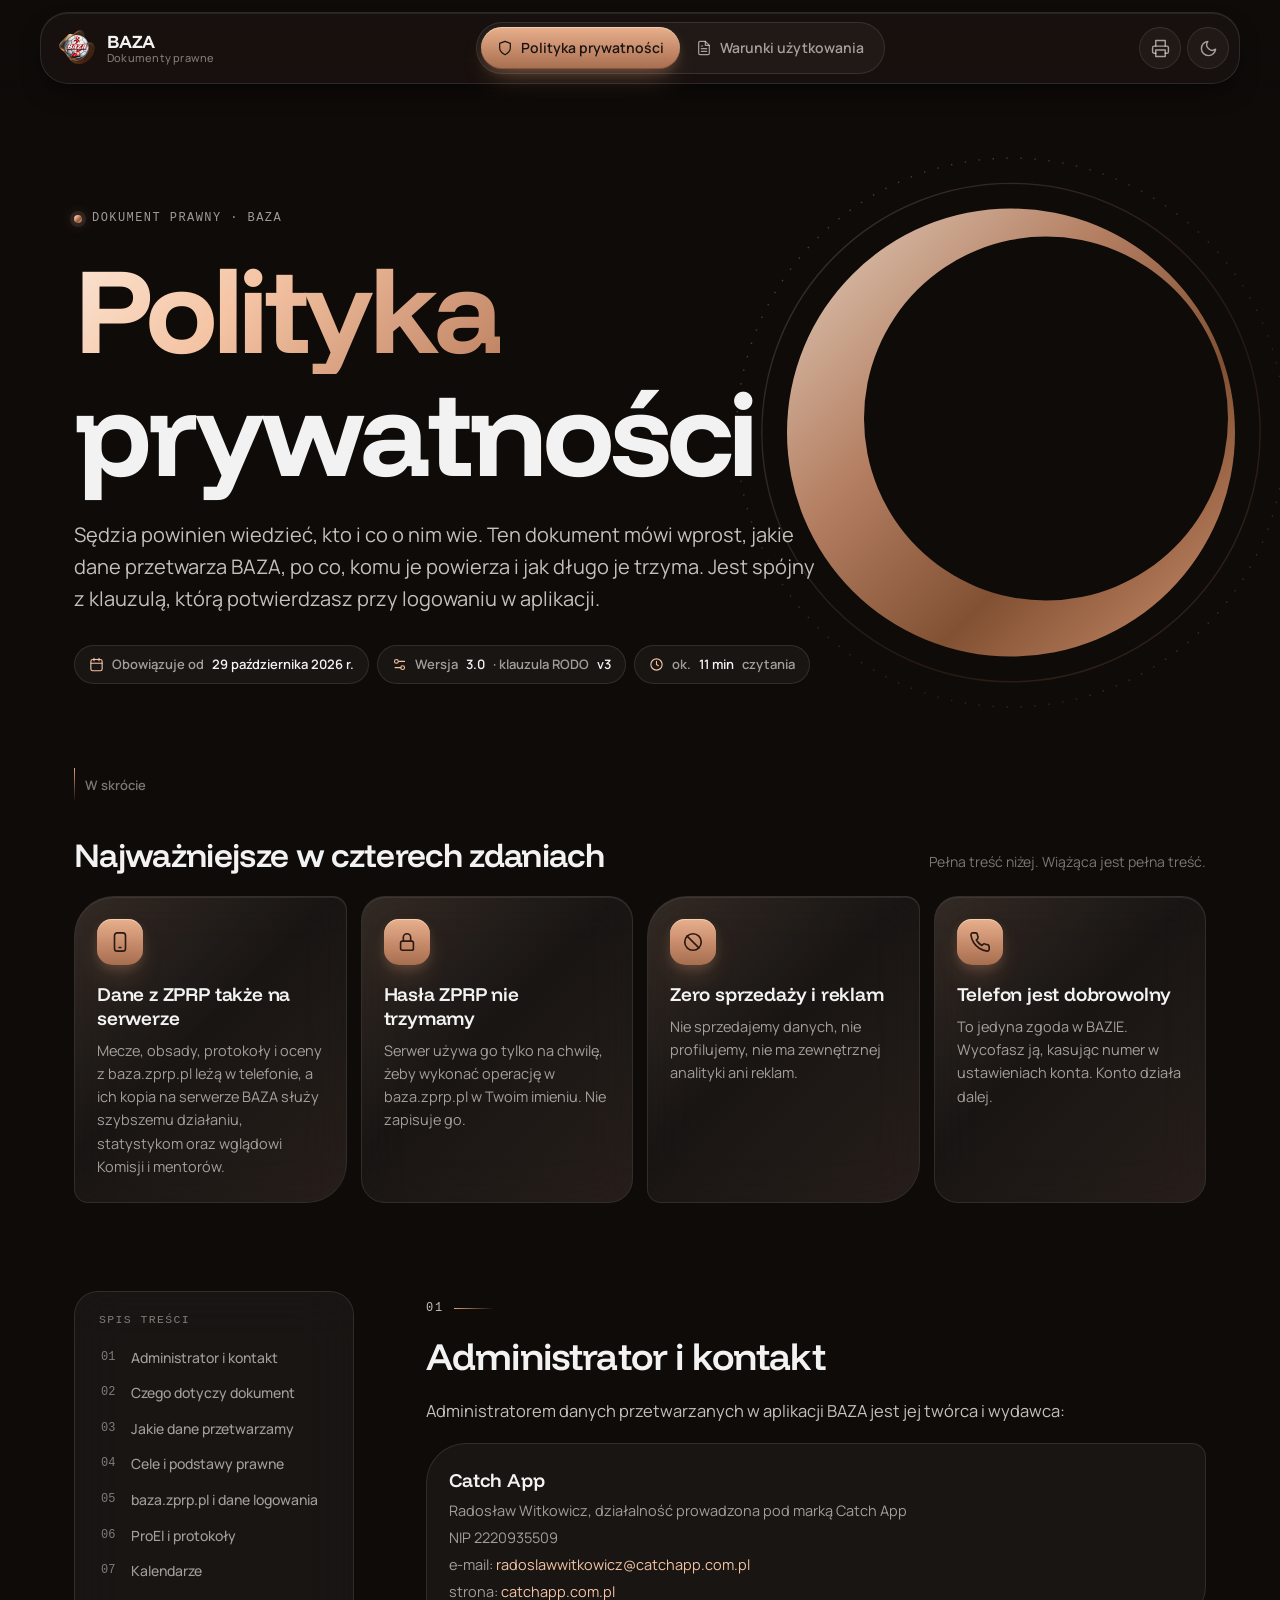
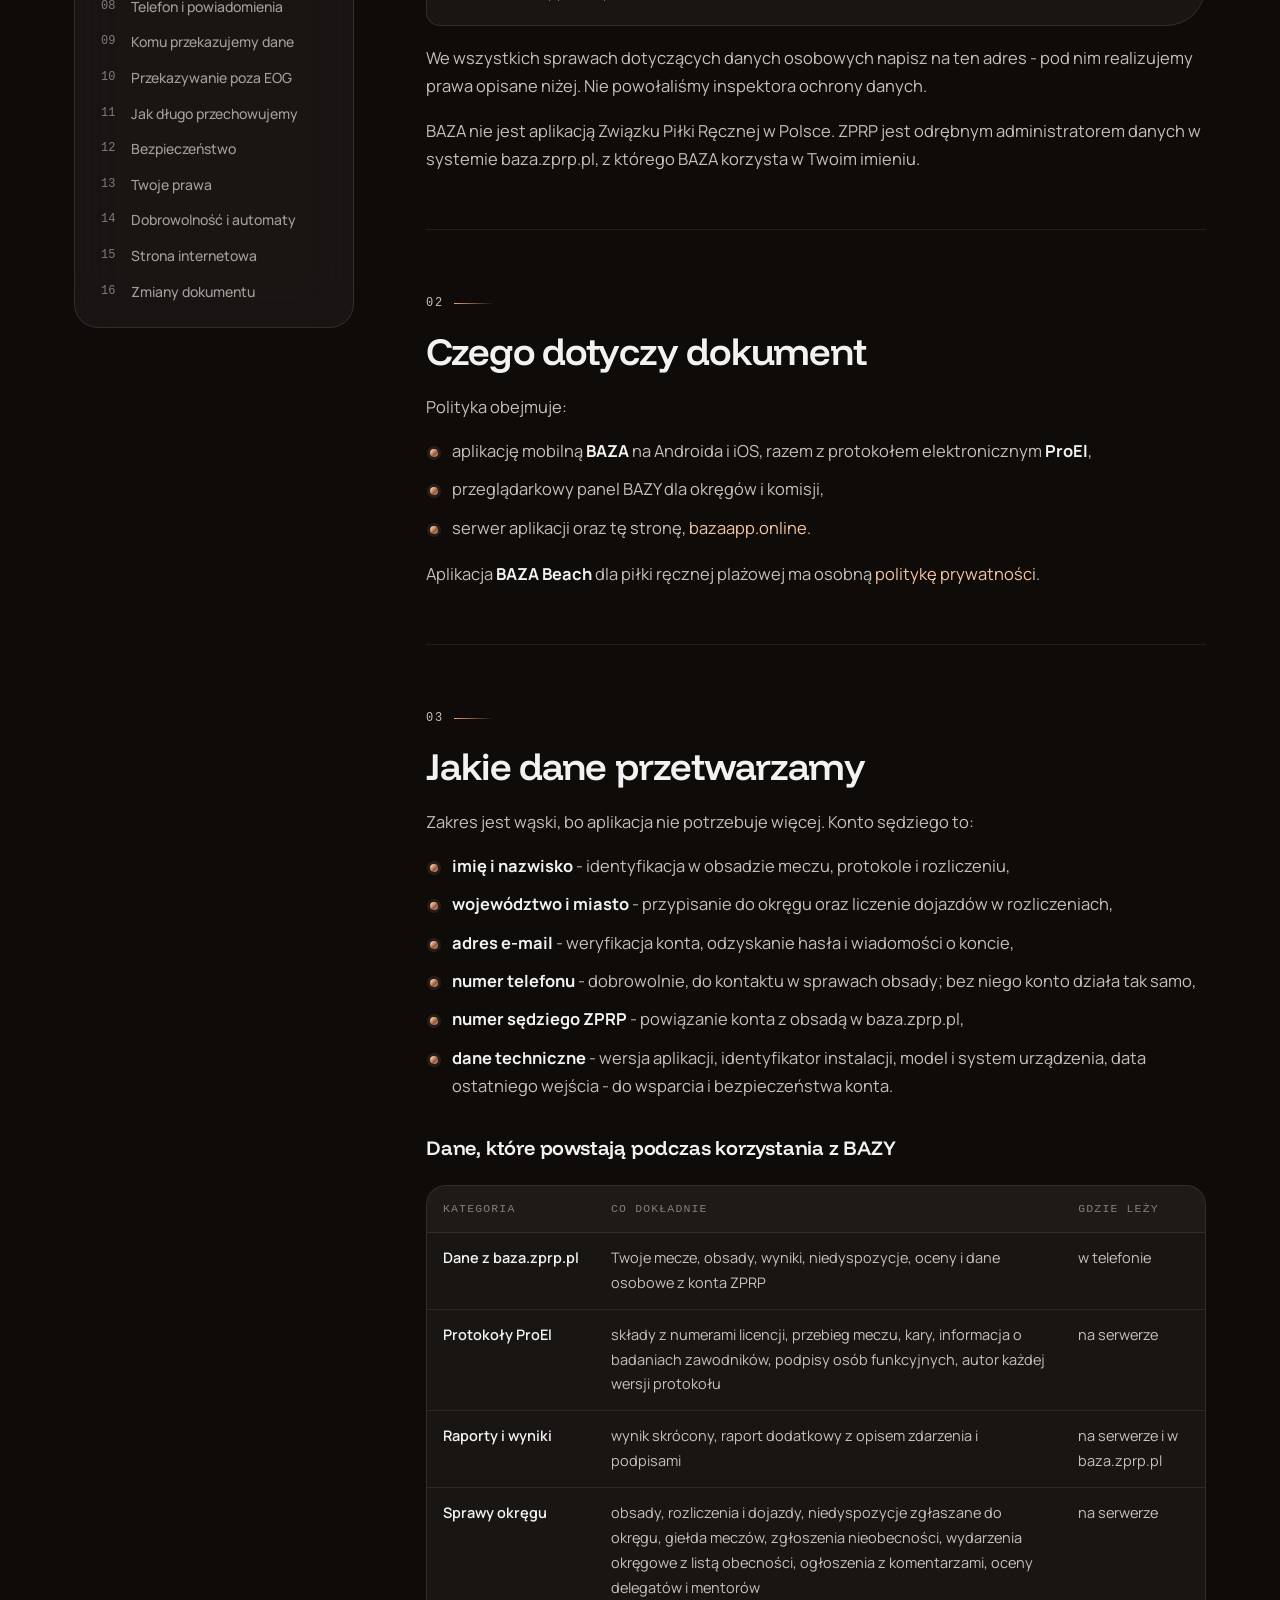
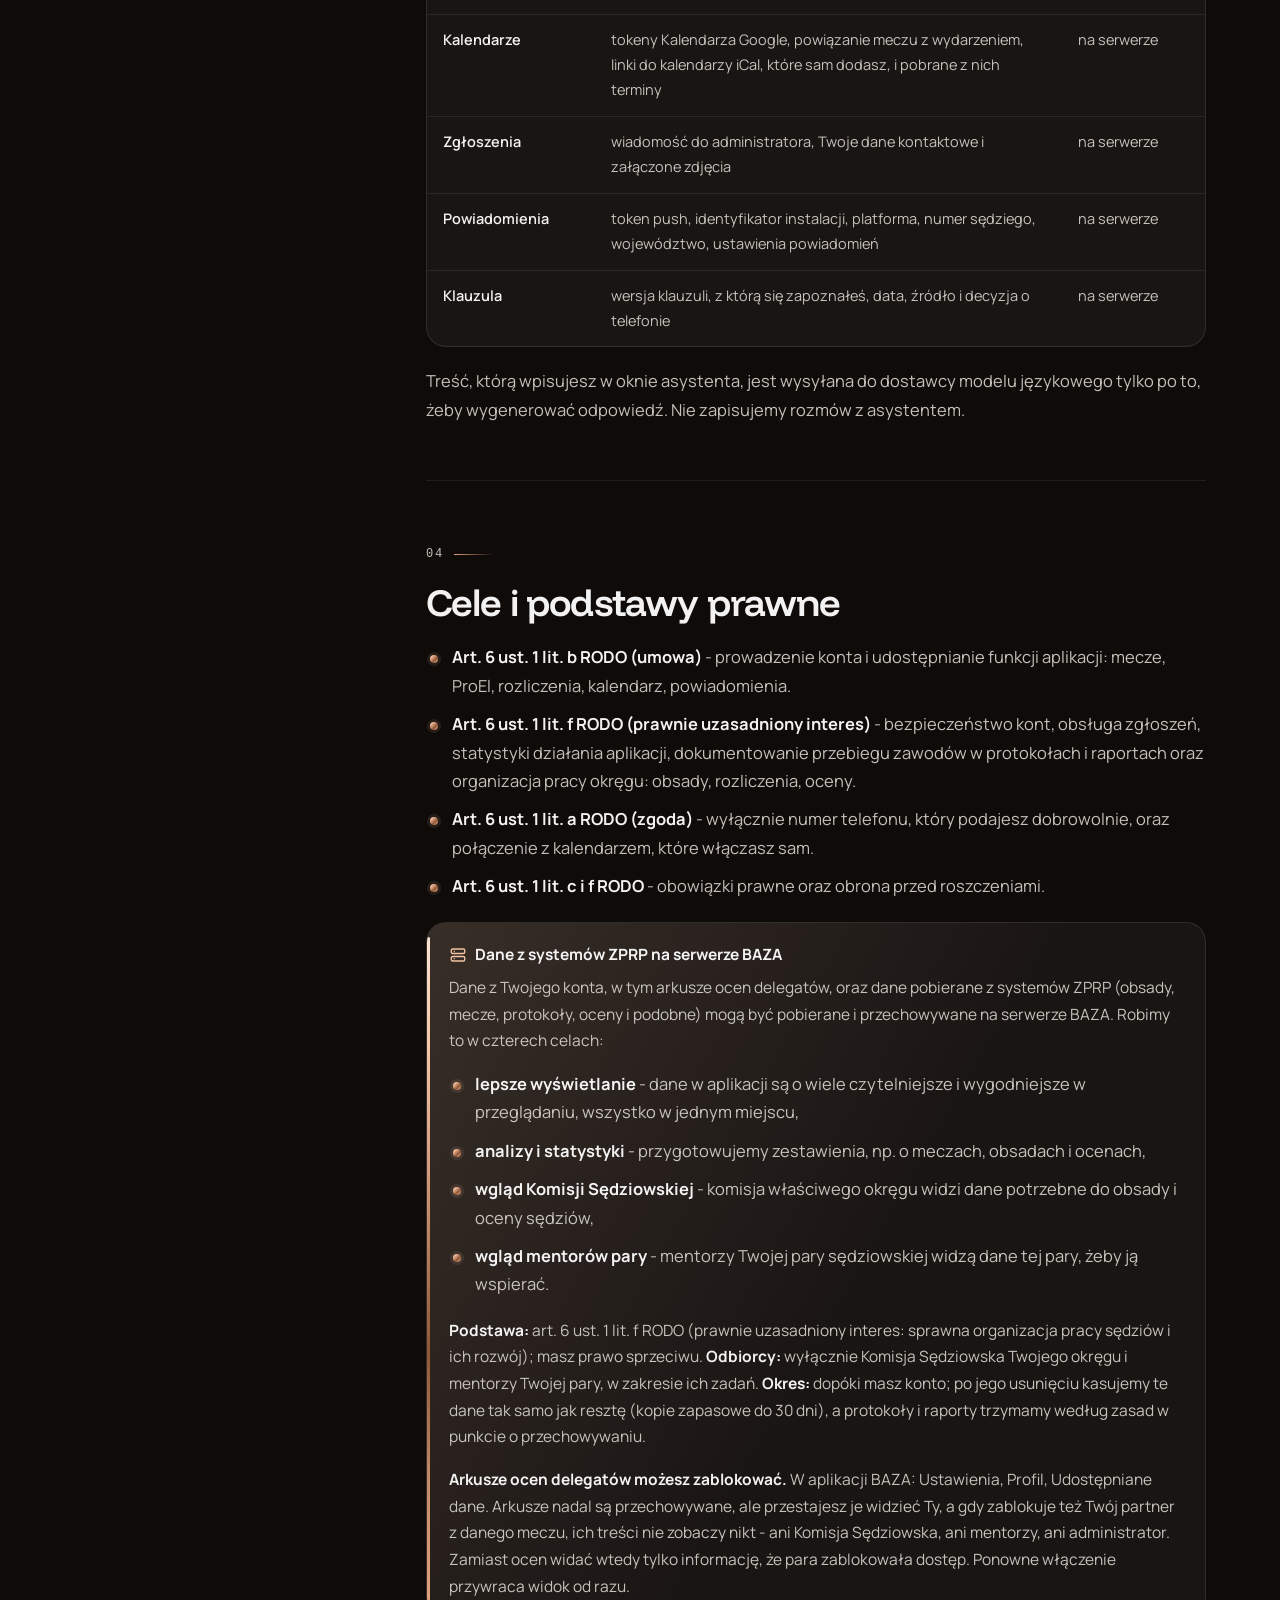
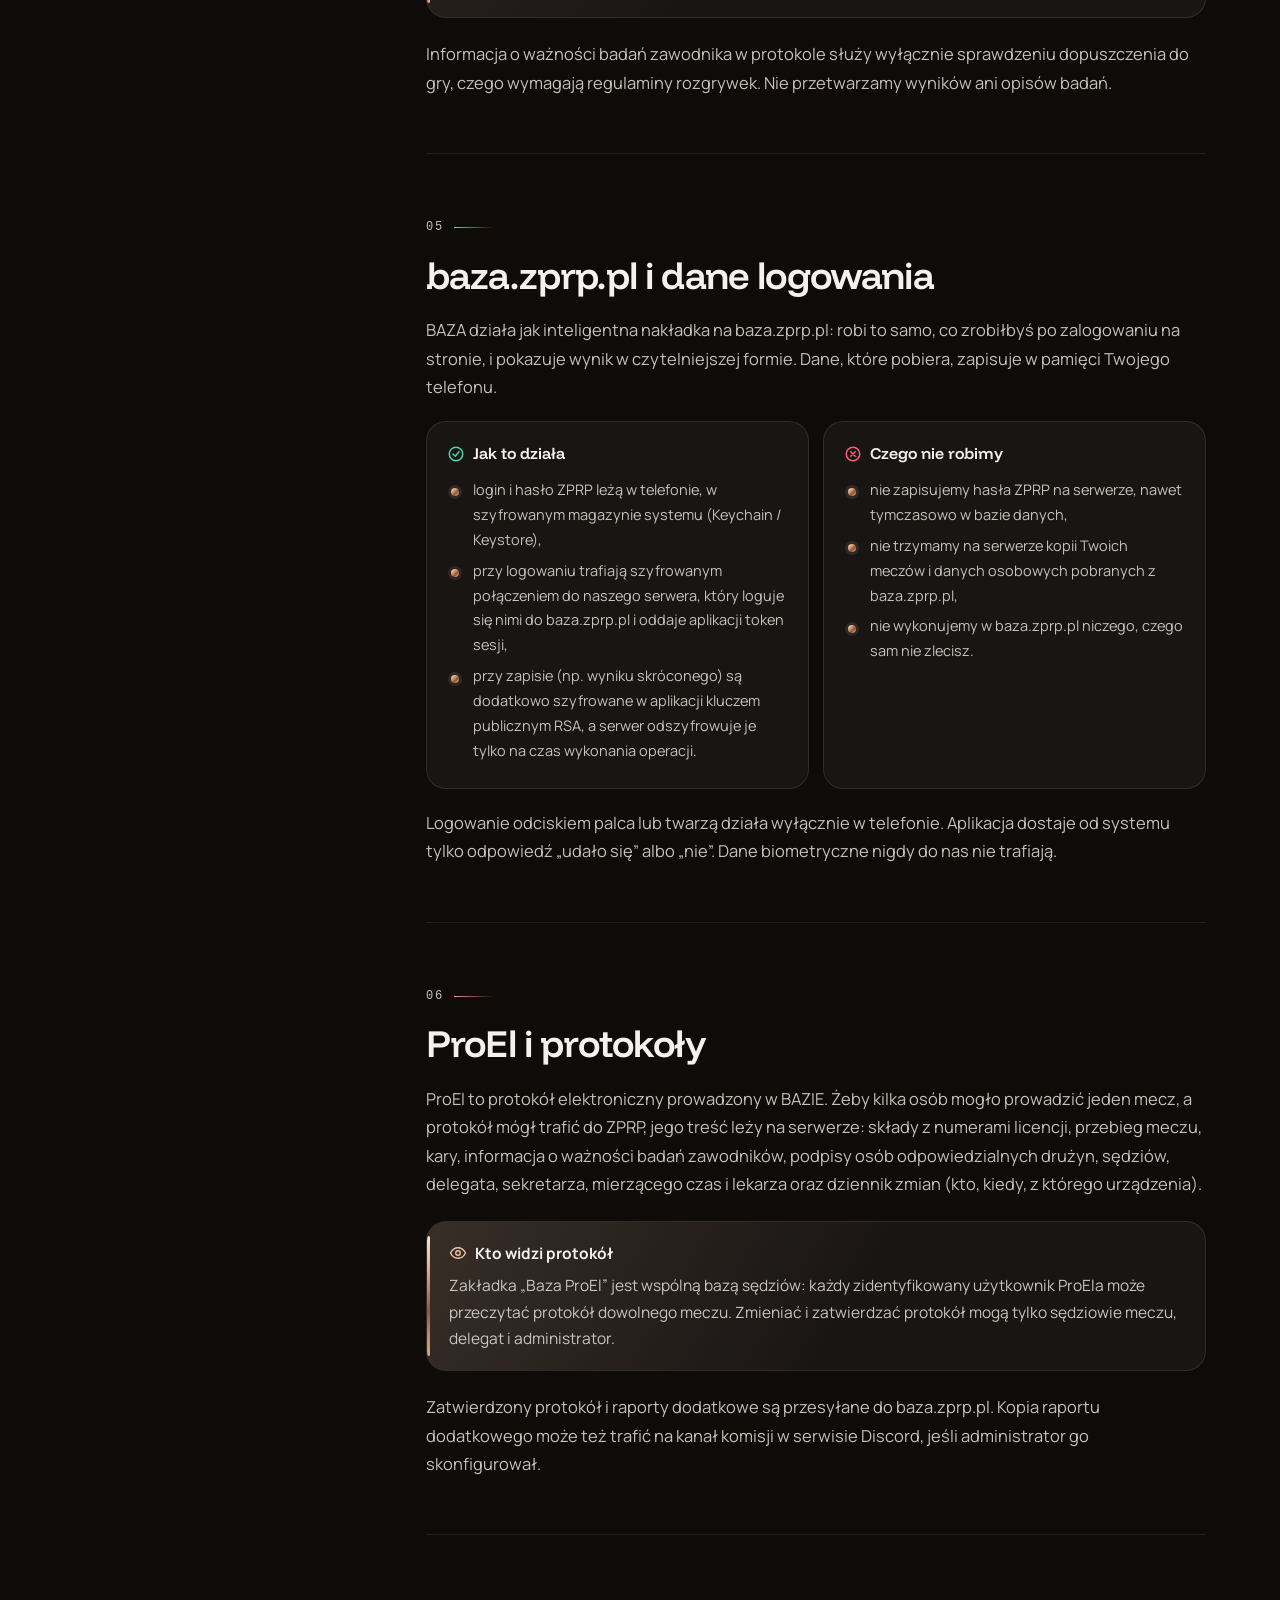
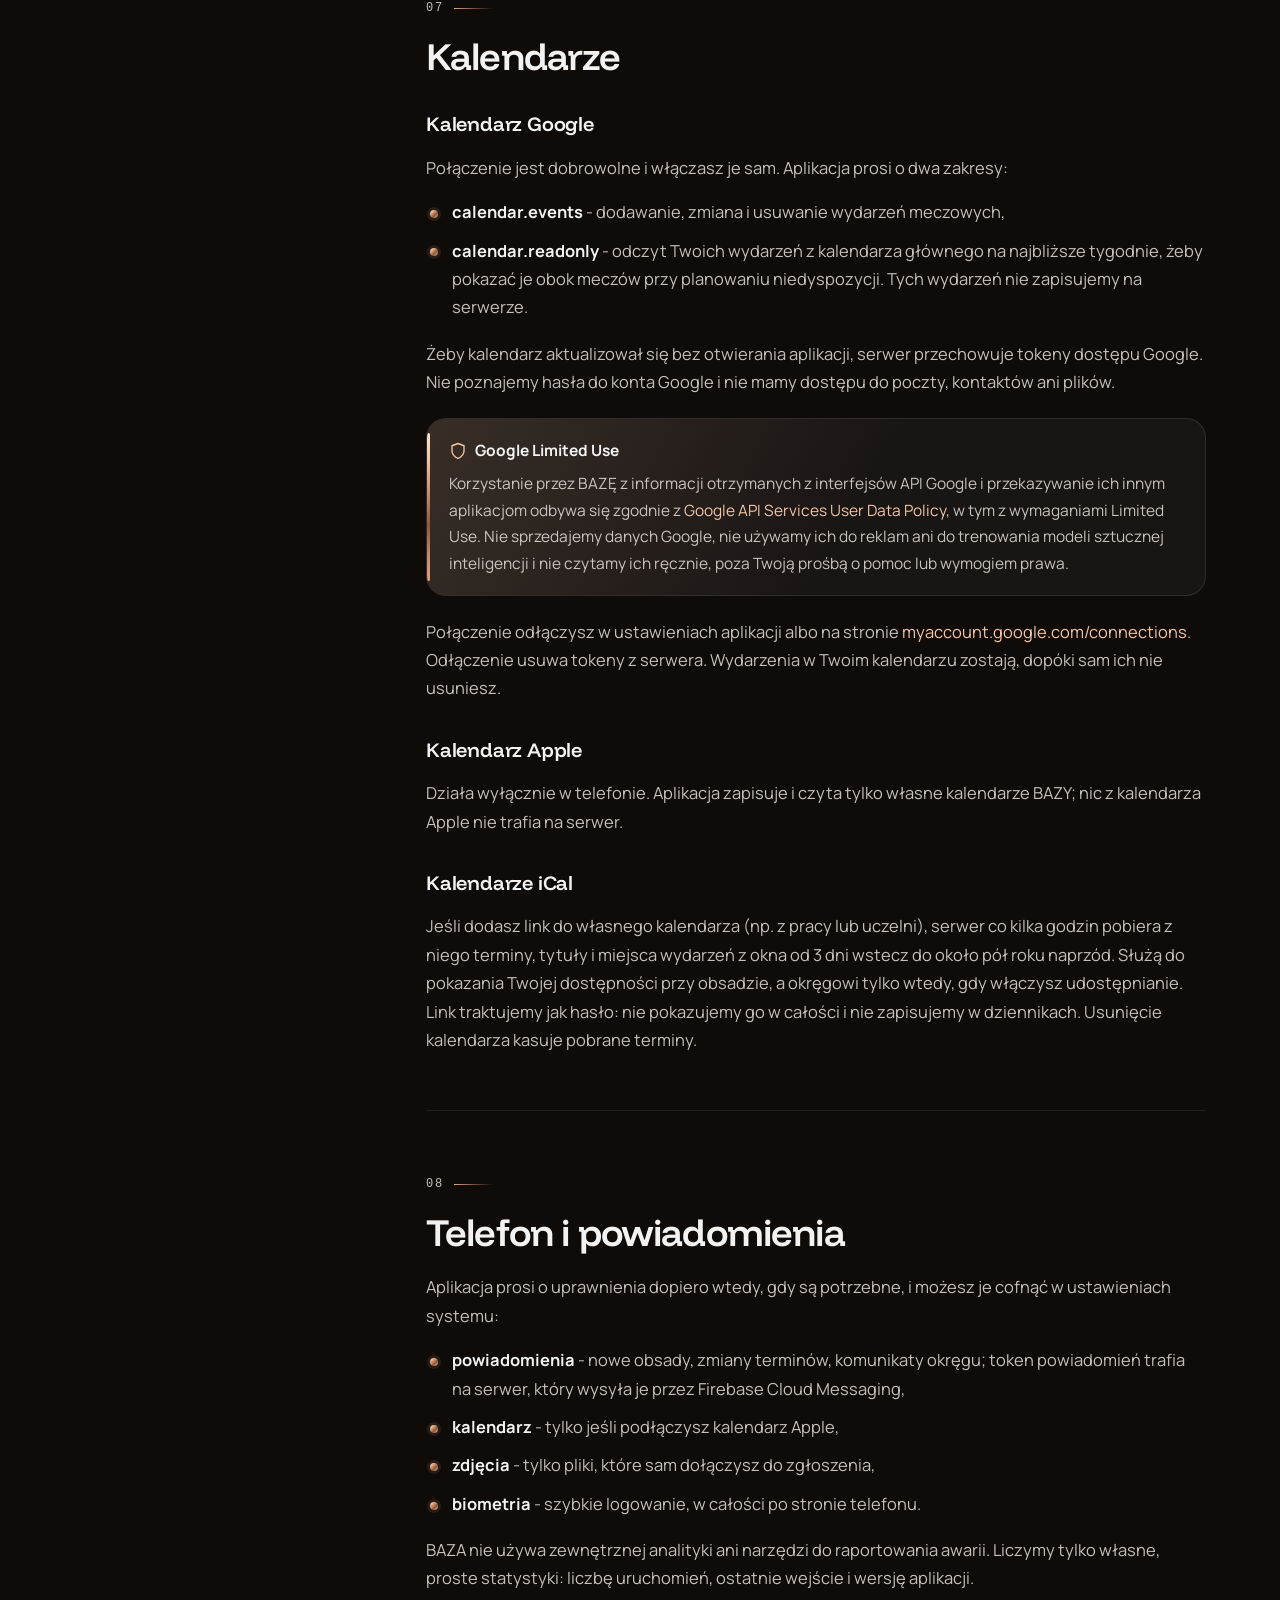
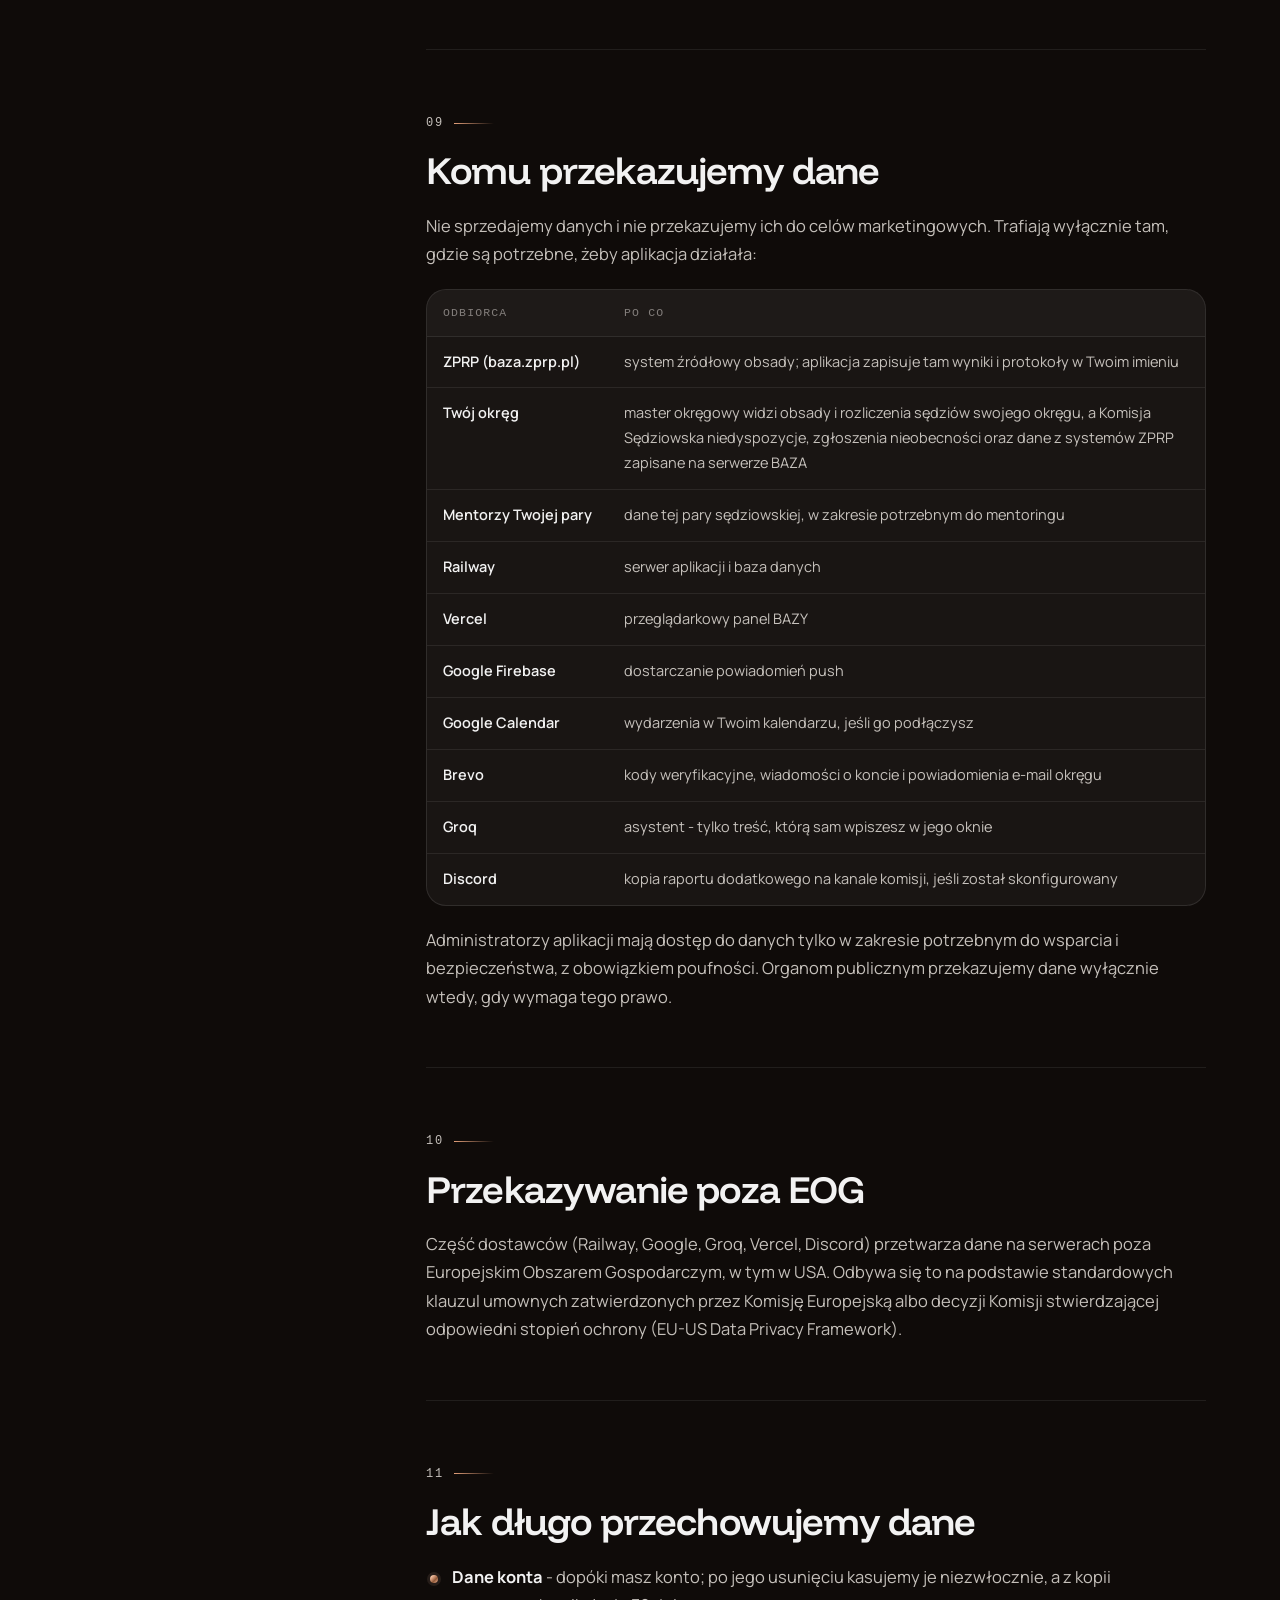
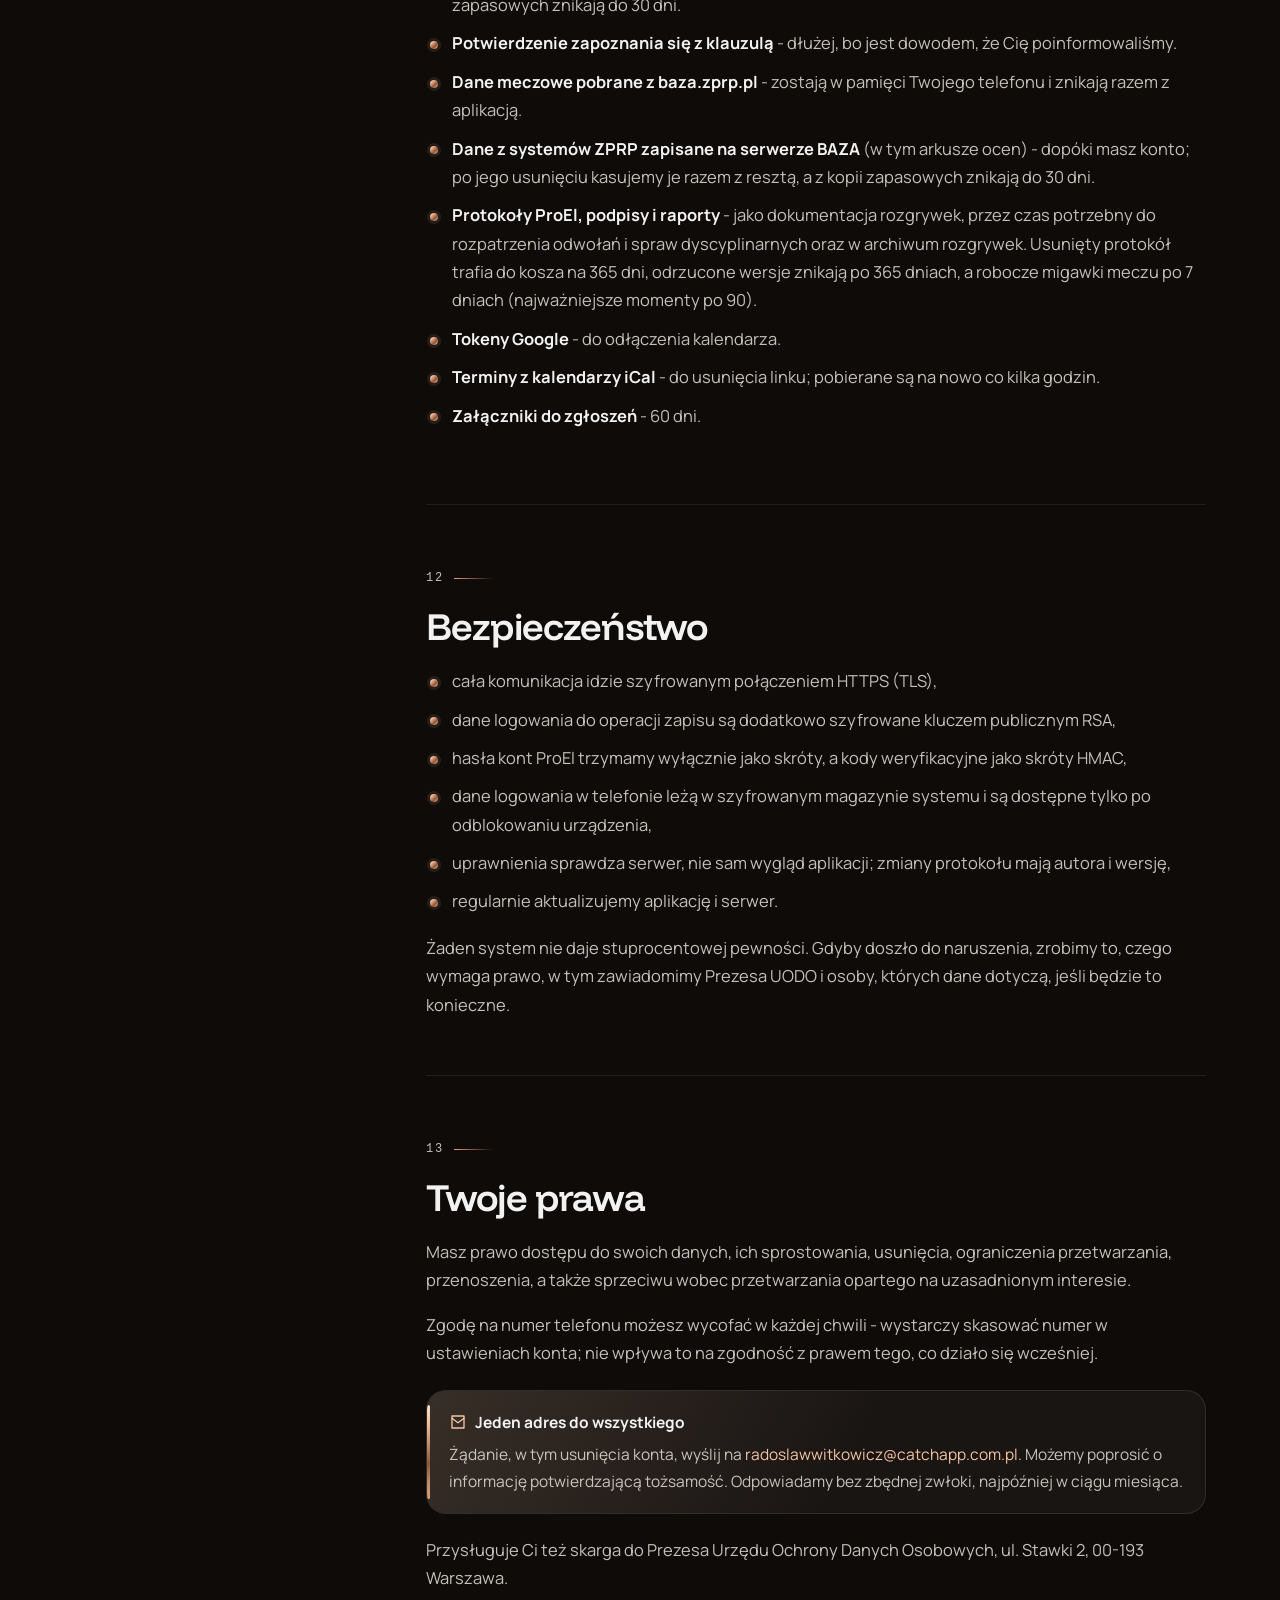
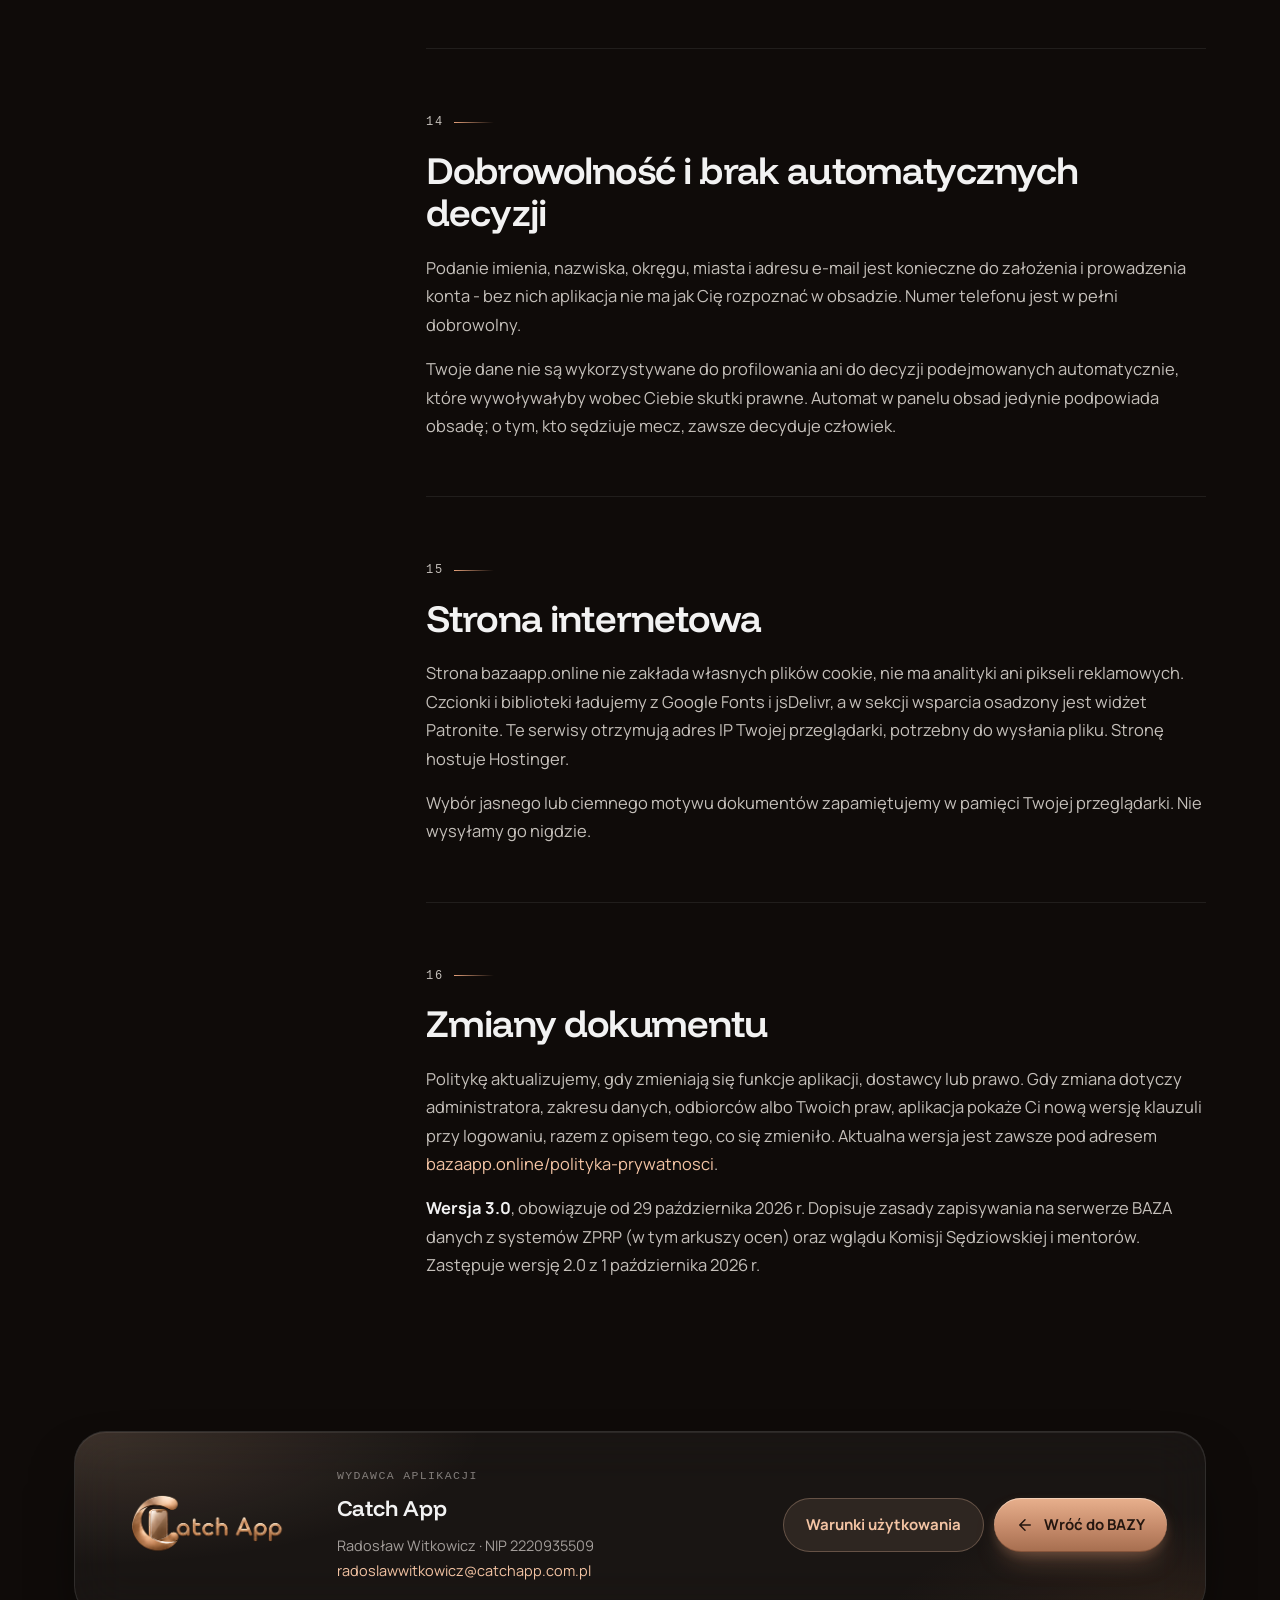
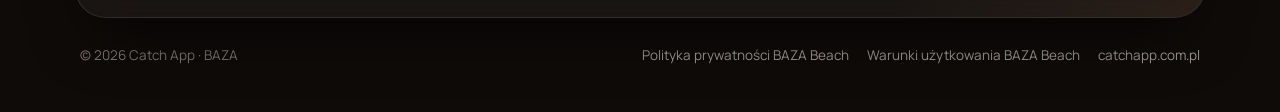
<file: privacy/index.html>
<!DOCTYPE html>
<html lang="pl">
<head>
  <meta charset="UTF-8">
  <meta name="viewport" content="width=device-width, initial-scale=1">
  <title>Polityka prywatności · BAZA</title>
  <link rel="canonical" href="https://bazaapp.online/polityka-prywatnosci/">
  <meta name="robots" content="noindex, follow">
  <meta http-equiv="refresh" content="0; url=/polityka-prywatnosci/">
  <script>location.replace("/polityka-prywatnosci/" + location.hash);</script>
  <style>
    html, body { margin: 0; min-height: 100vh; background: #0F0B09; color: #F3EDE7; font: 16px/1.6 system-ui, sans-serif; }
    body { display: grid; place-items: center; padding: 16px; box-sizing: border-box; }
    a { color: #F4C4A4; }
  </style>
</head>
<body>
  <!-- Stały, krótki adres. Właściwy dokument żyje pod /polityka-prywatnosci/ -->
  <p>Przenosimy Cię do dokumentu: <a href="/polityka-prywatnosci/">Polityka prywatności · BAZA</a></p>
</body>
</html>
</file>
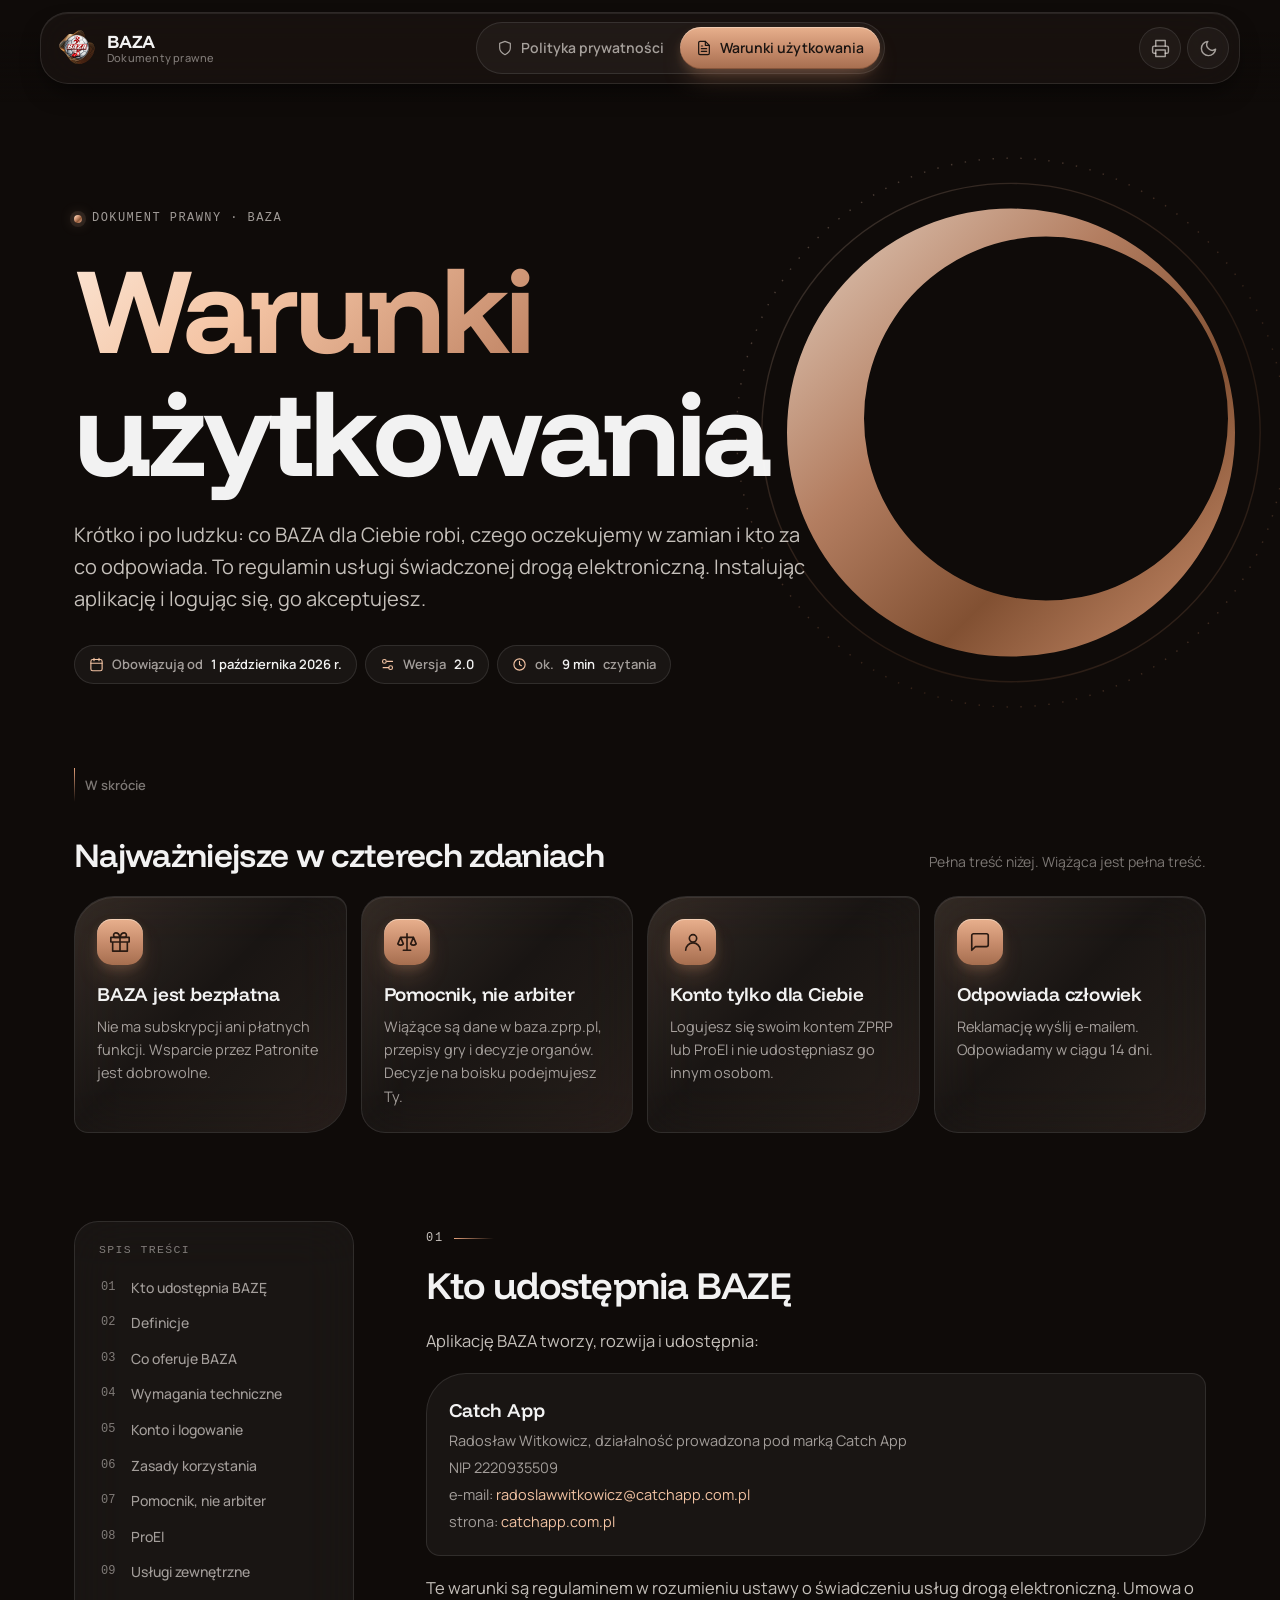
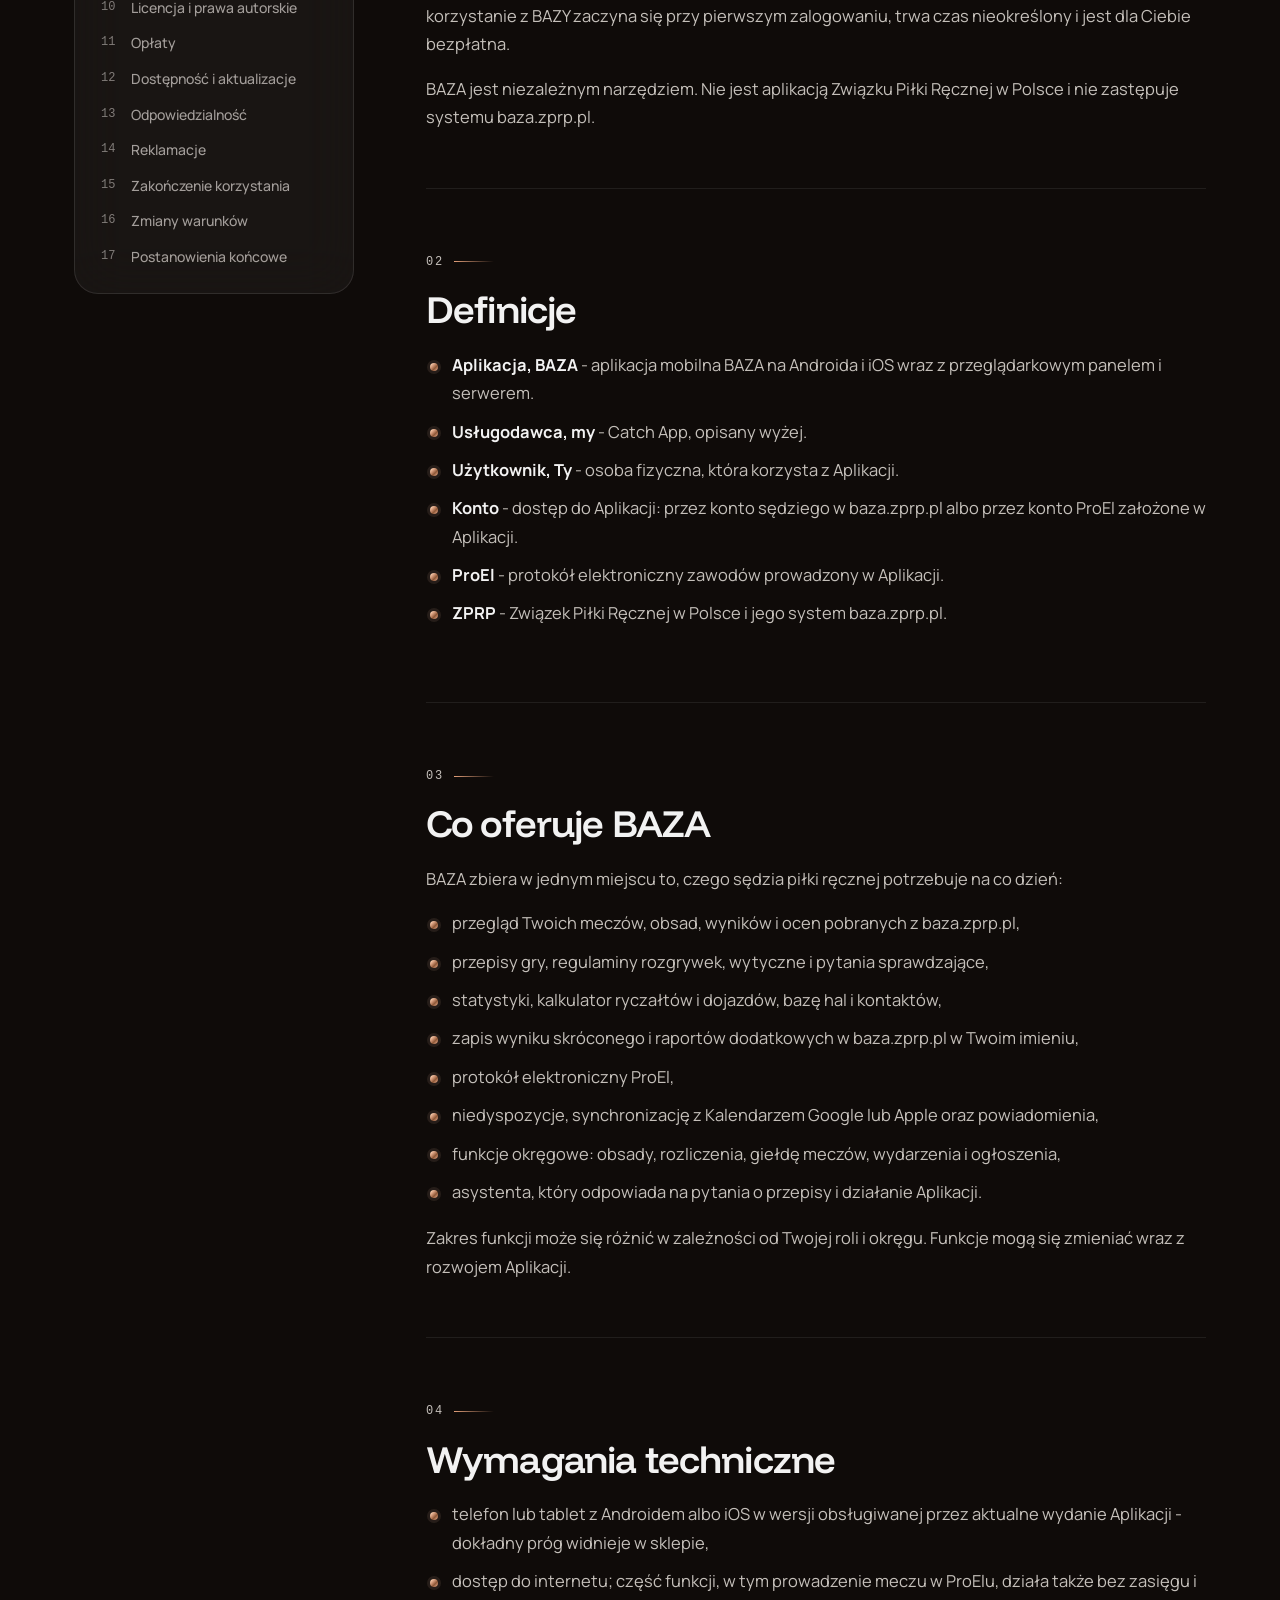
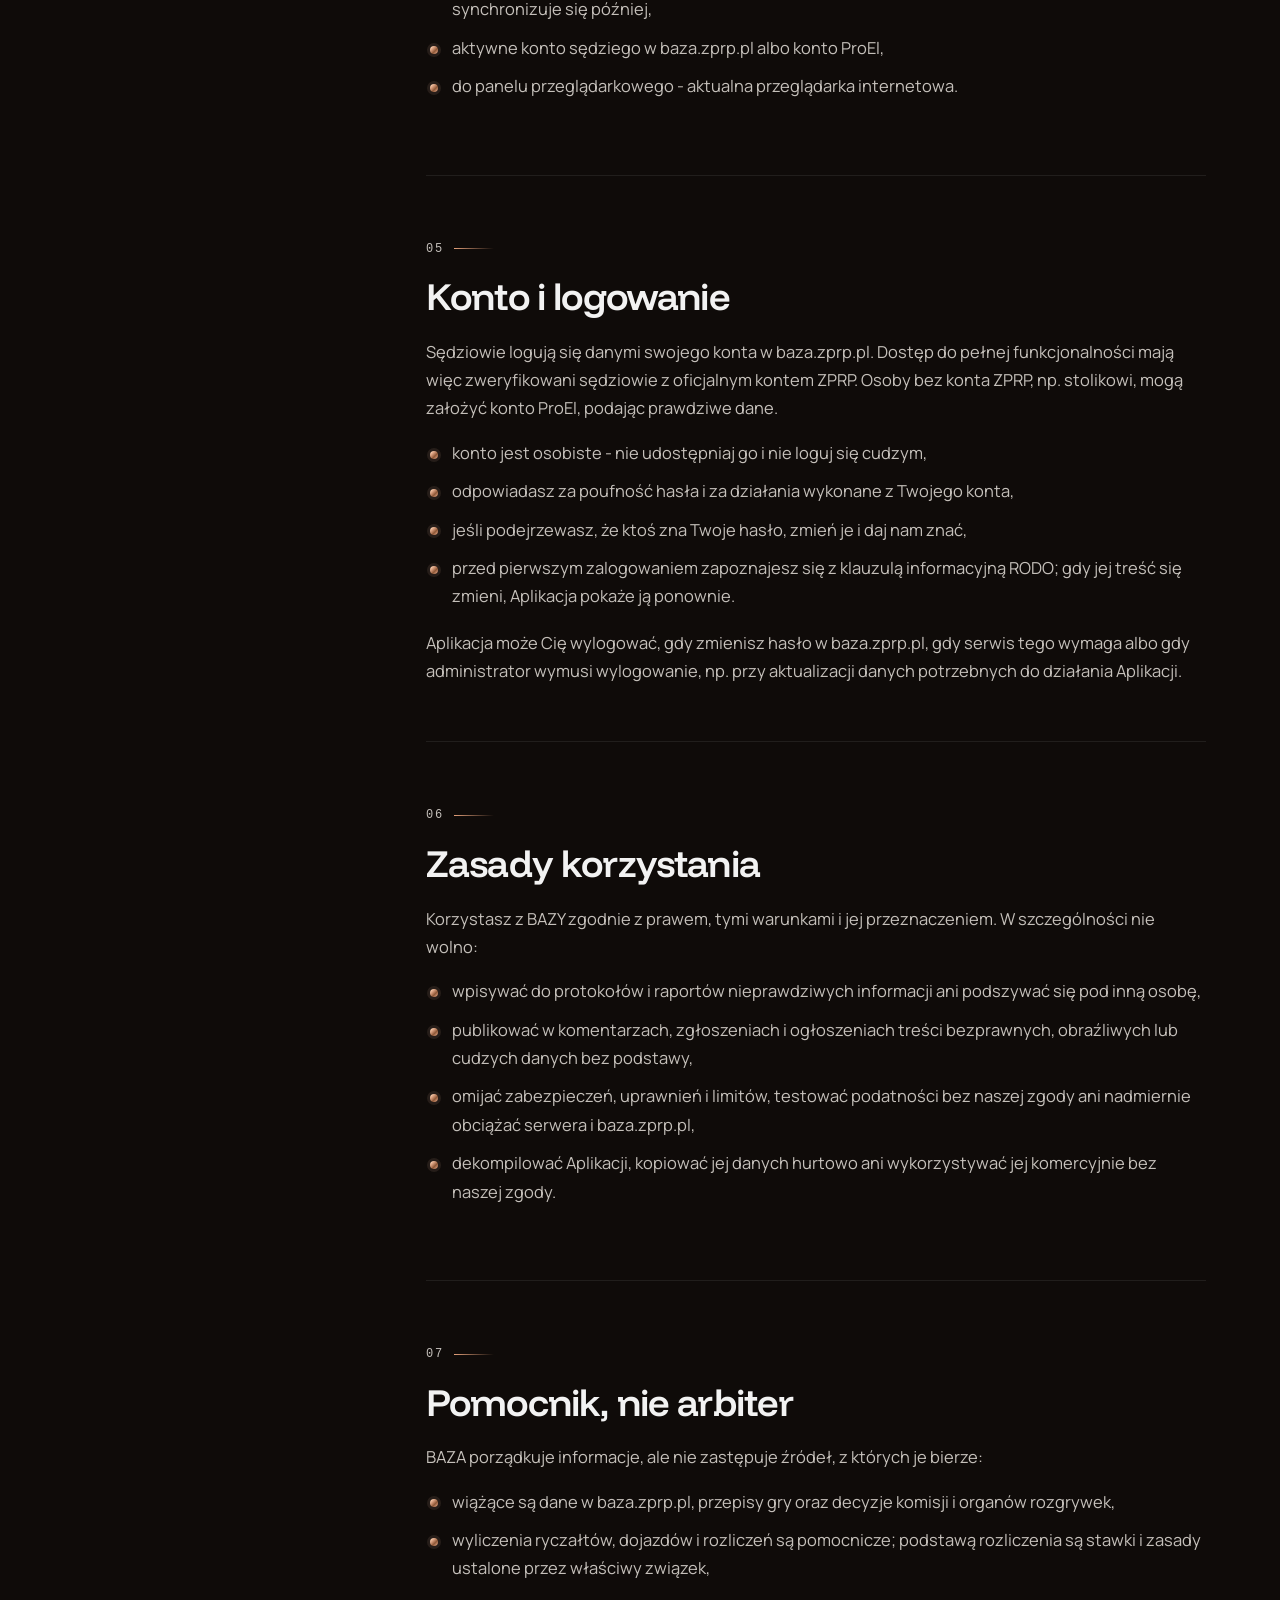
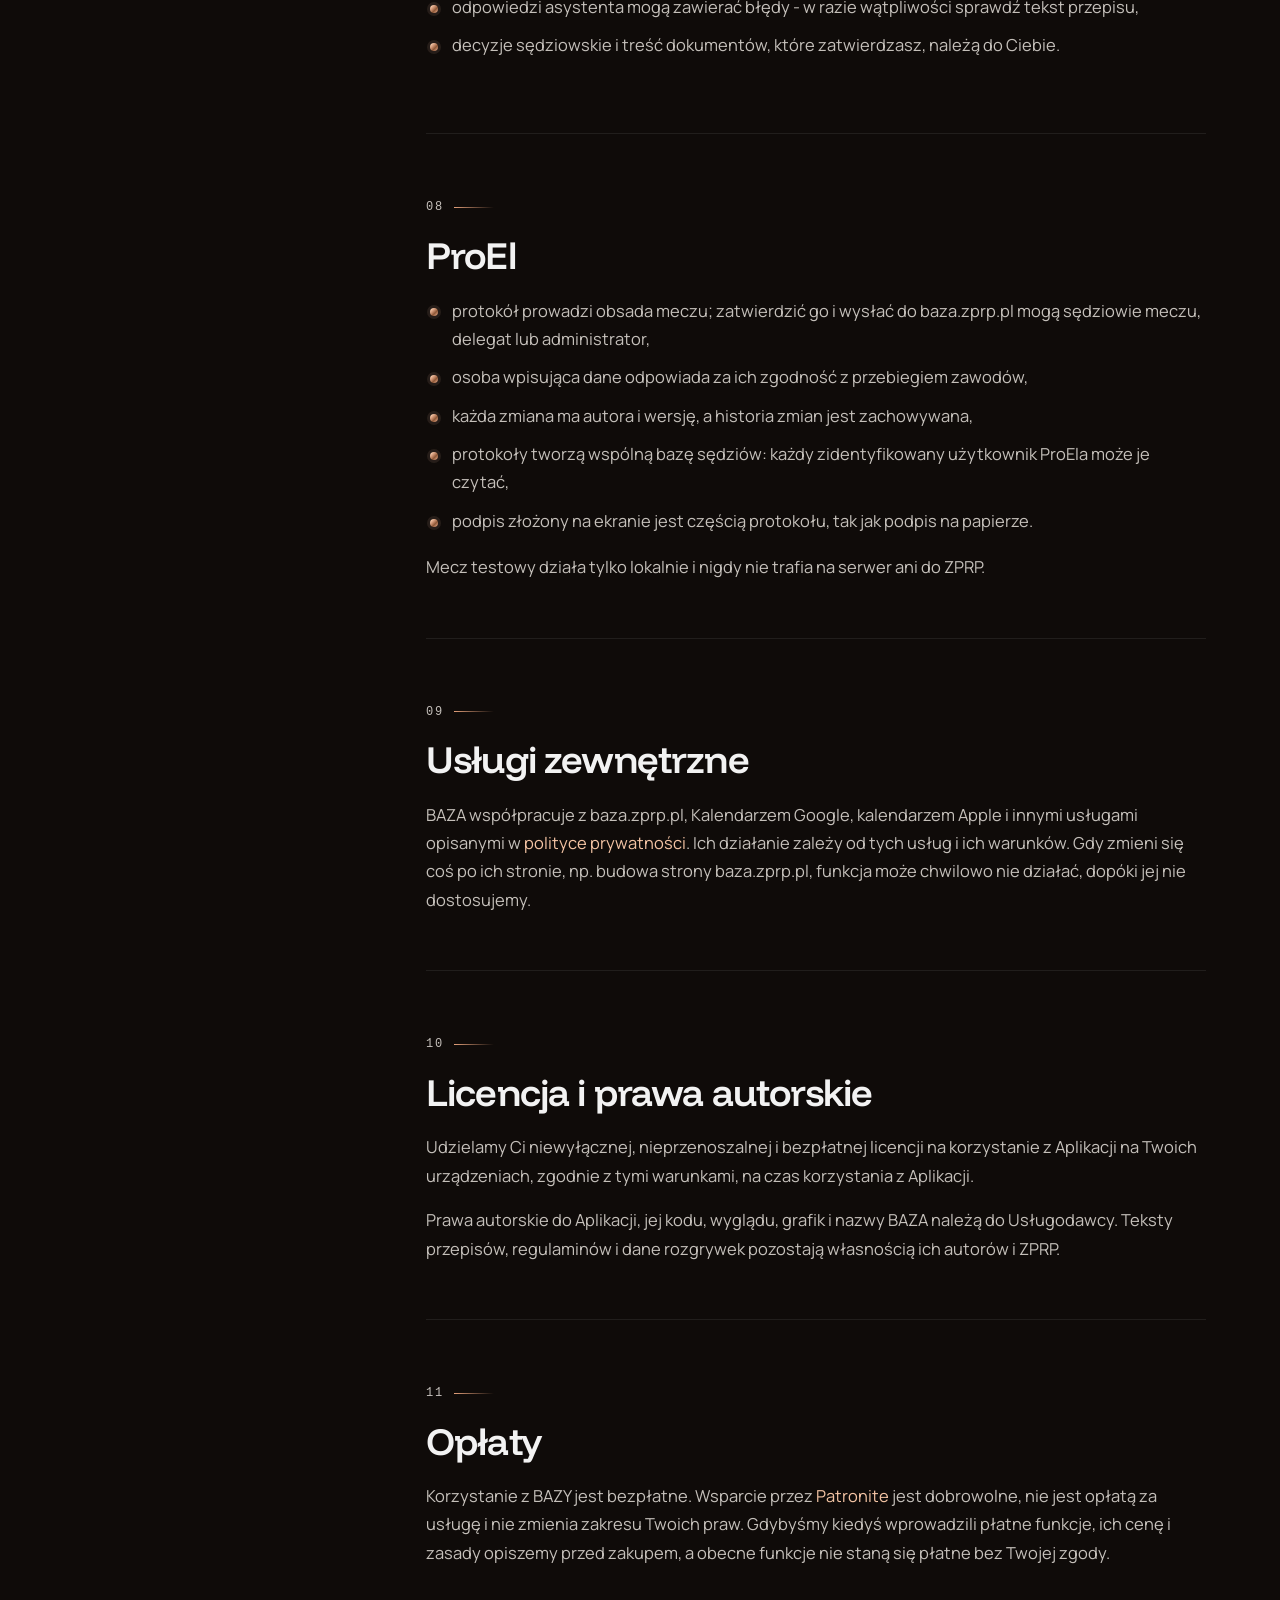
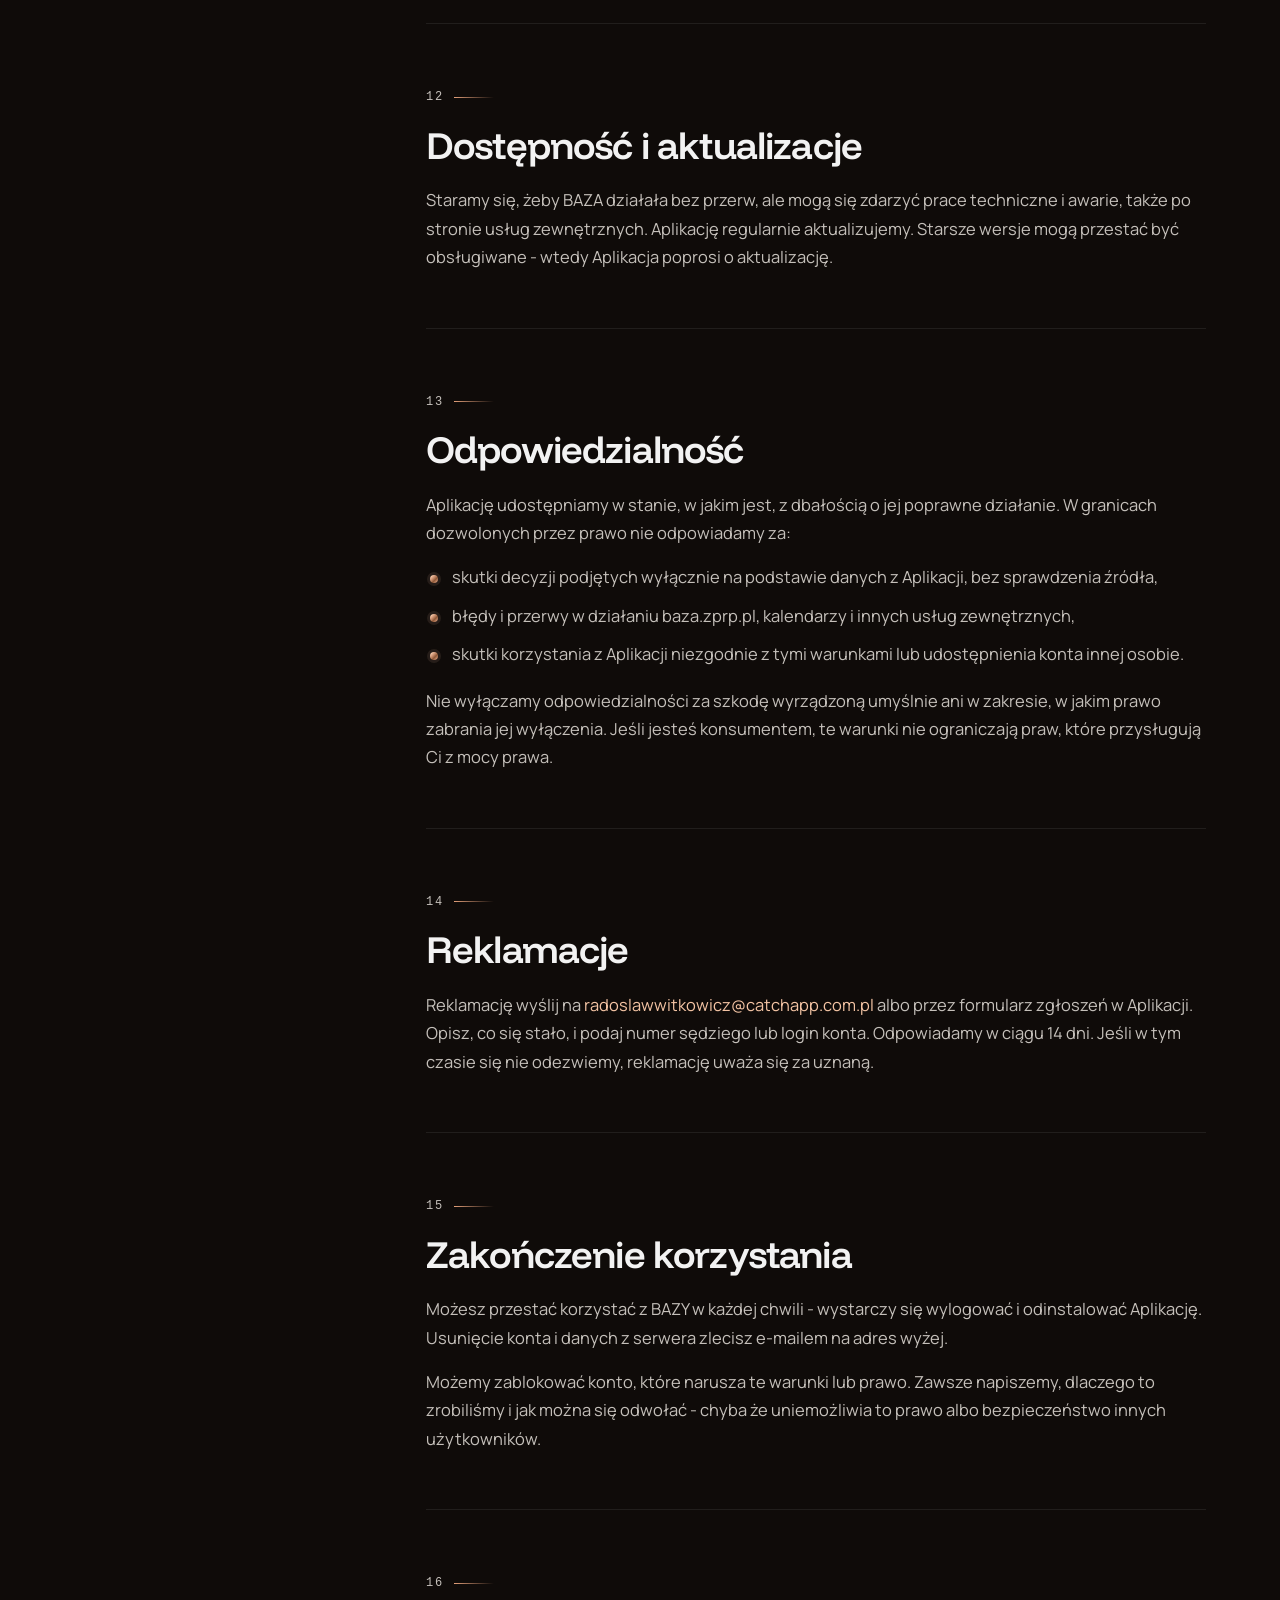
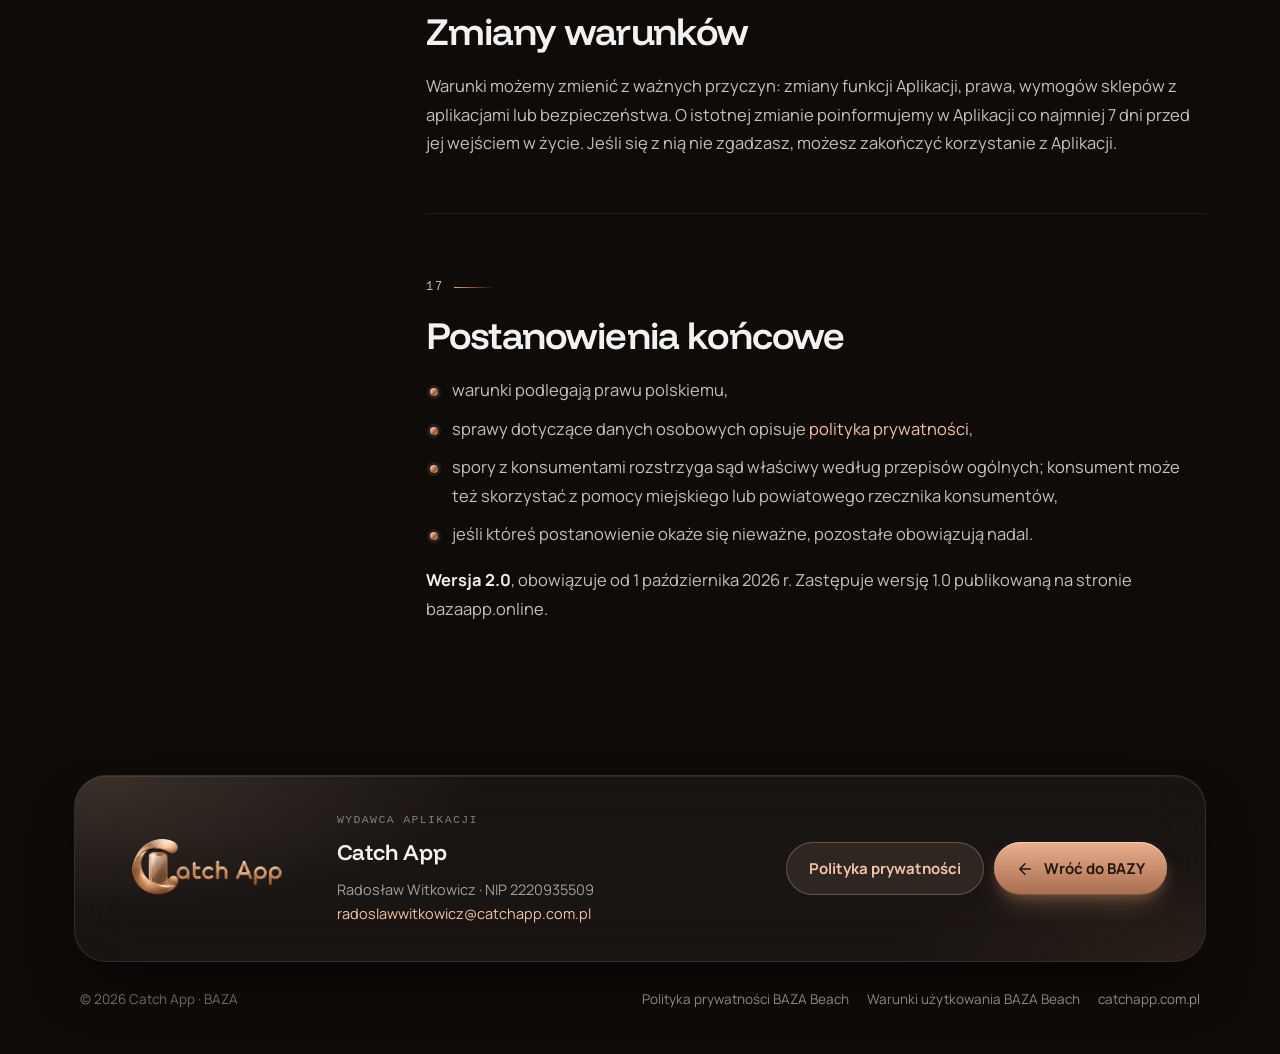
<file: regulamin/index.html>
<!DOCTYPE html>
<html lang="pl">
<head>
  <meta charset="UTF-8">
  <meta name="viewport" content="width=device-width, initial-scale=1">
  <title>Warunki użytkowania · BAZA</title>
  <link rel="canonical" href="https://bazaapp.online/warunki-uzytkowania/">
  <meta name="robots" content="noindex, follow">
  <meta http-equiv="refresh" content="0; url=/warunki-uzytkowania/">
  <script>location.replace("/warunki-uzytkowania/" + location.hash);</script>
  <style>
    html, body { margin: 0; min-height: 100vh; background: #0F0B09; color: #F3EDE7; font: 16px/1.6 system-ui, sans-serif; }
    body { display: grid; place-items: center; padding: 16px; box-sizing: border-box; }
    a { color: #F4C4A4; }
  </style>
</head>
<body>
  <!-- Stały, krótki adres. Właściwy dokument żyje pod /warunki-uzytkowania/ -->
  <p>Przenosimy Cię do dokumentu: <a href="/warunki-uzytkowania/">Warunki użytkowania · BAZA</a></p>
</body>
</html>
</file>
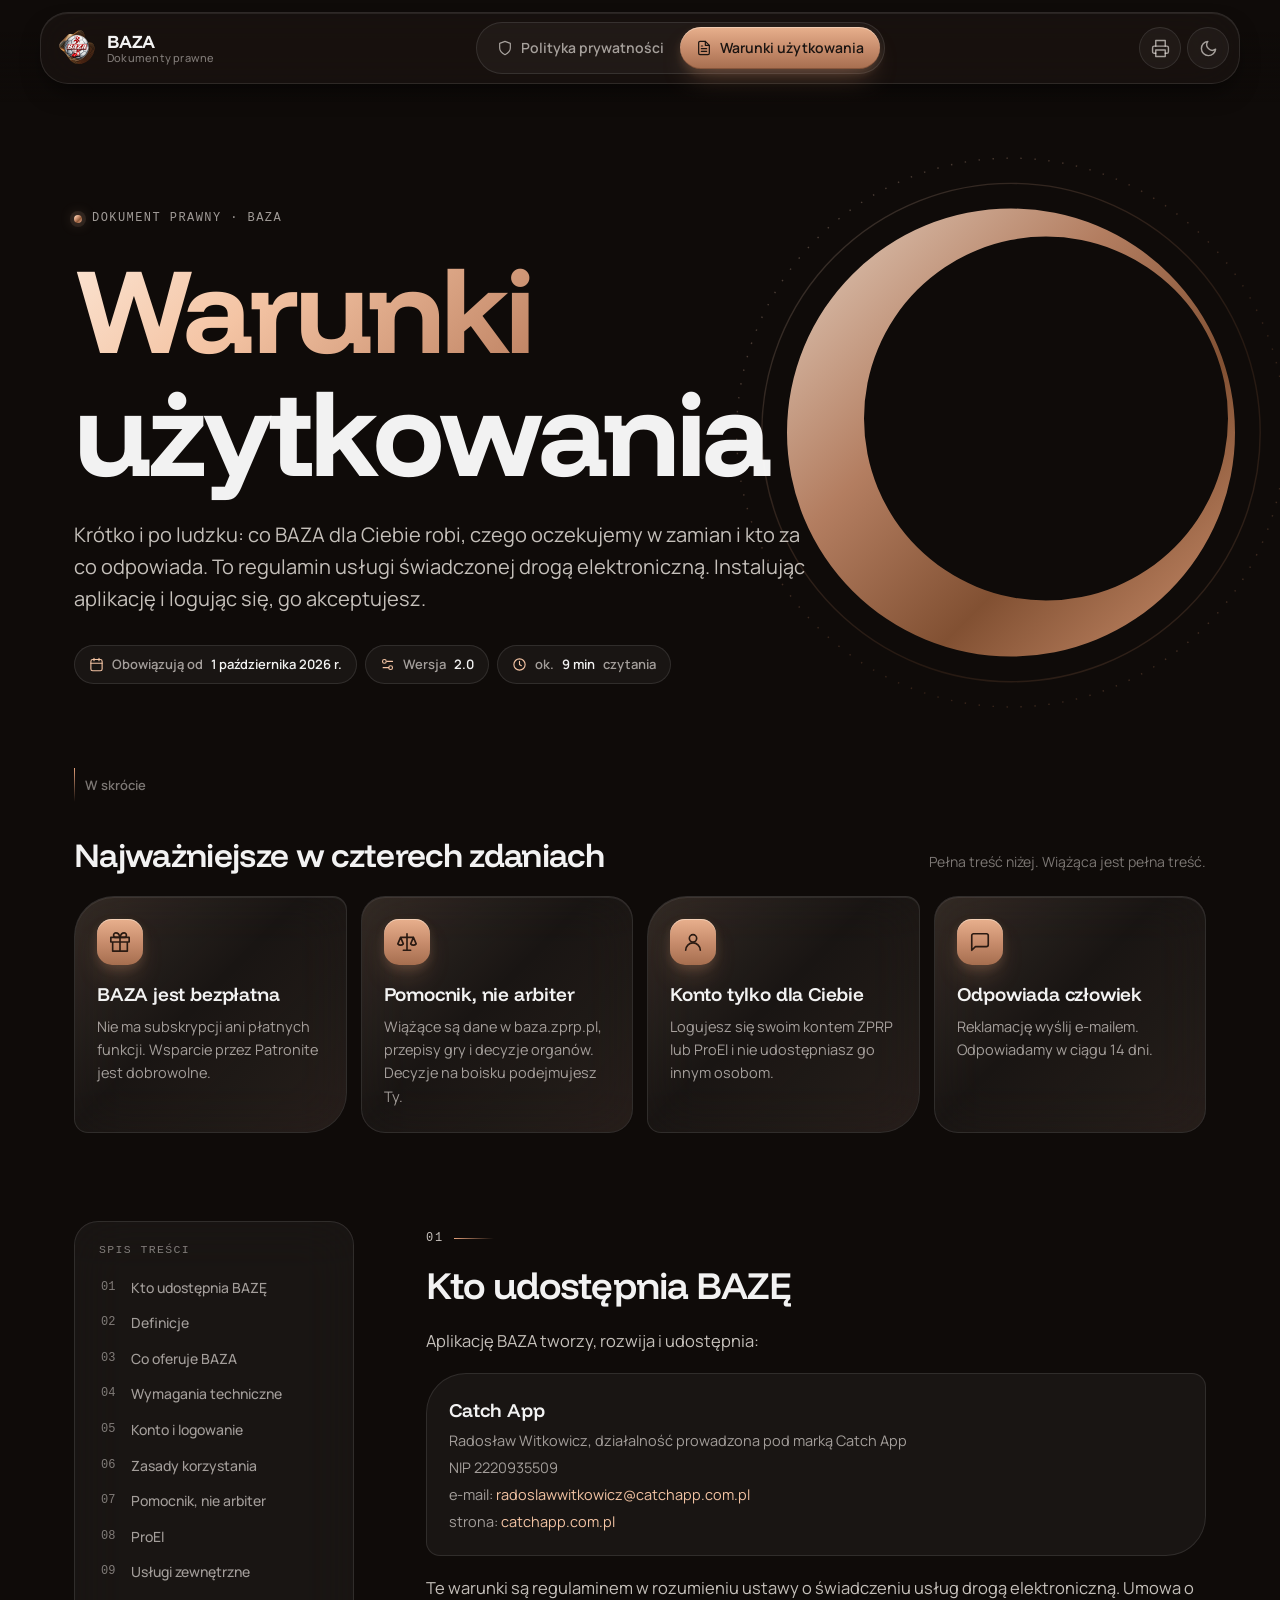
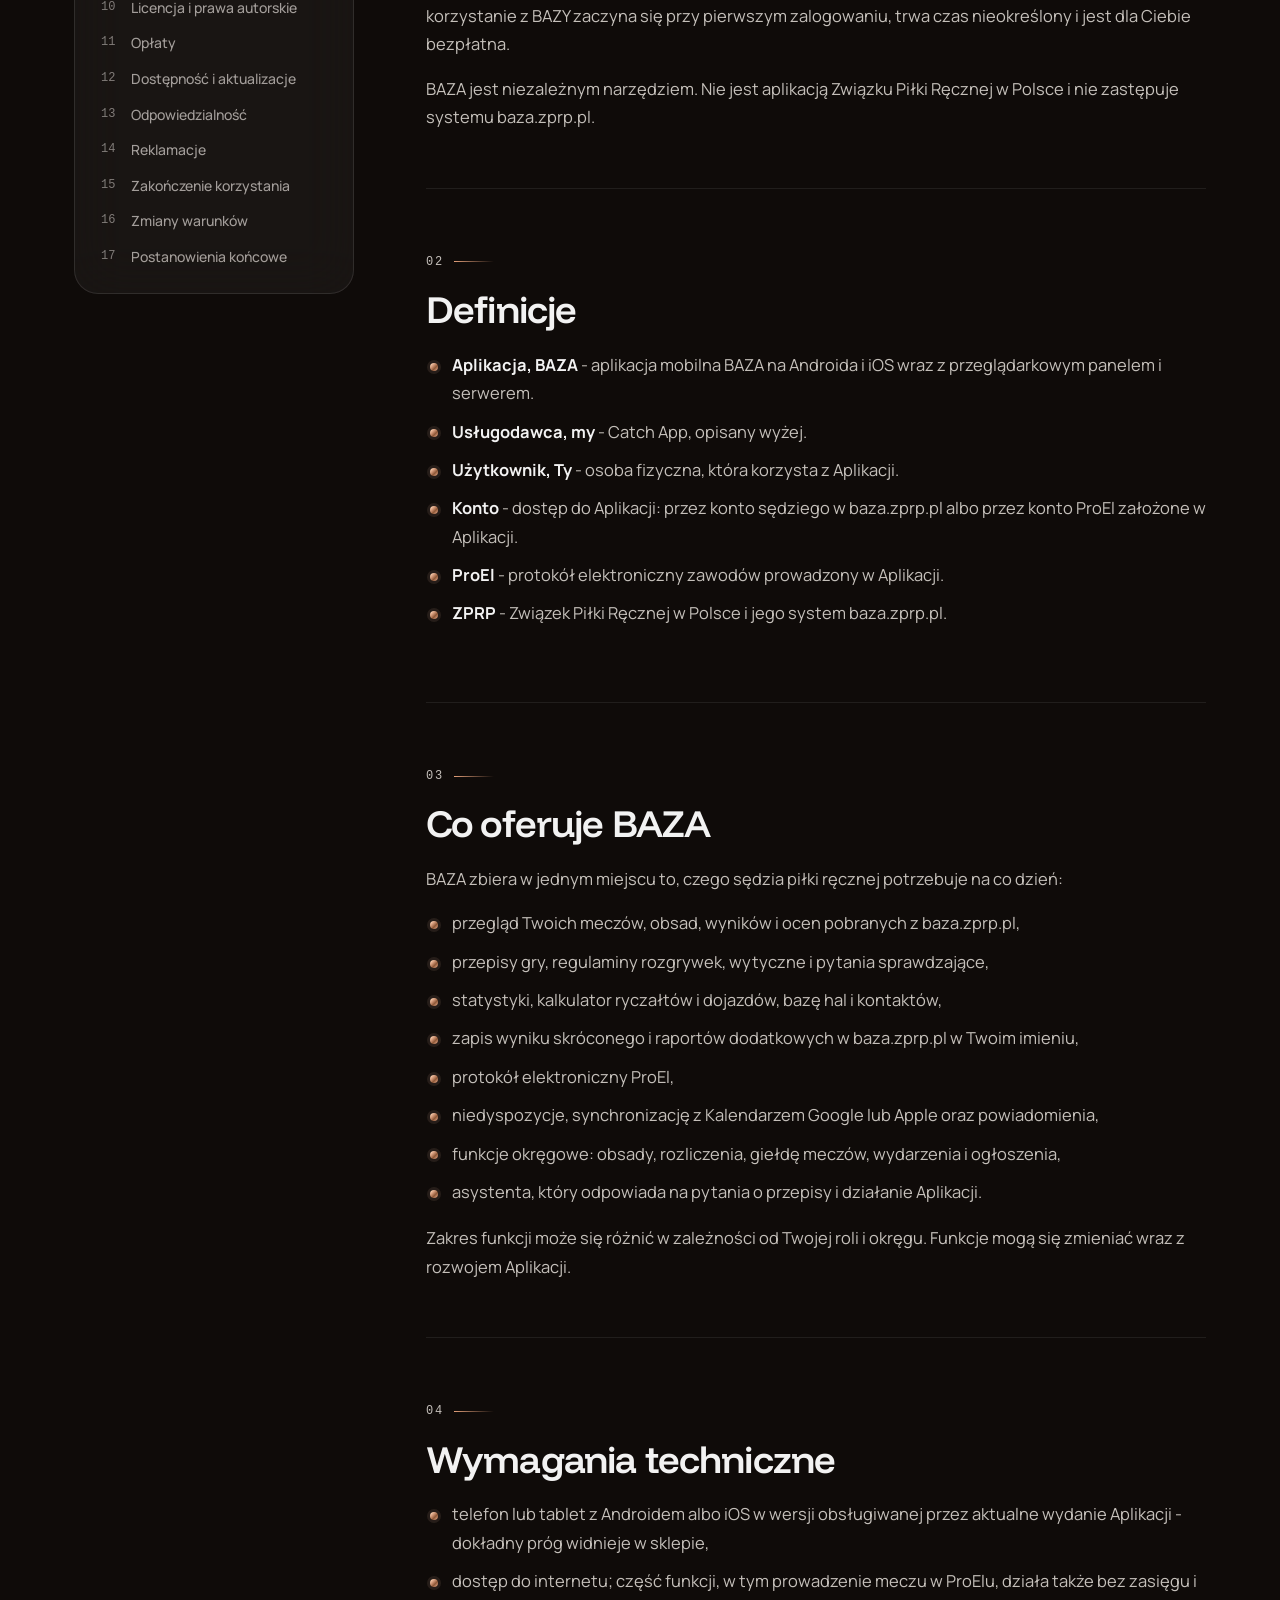
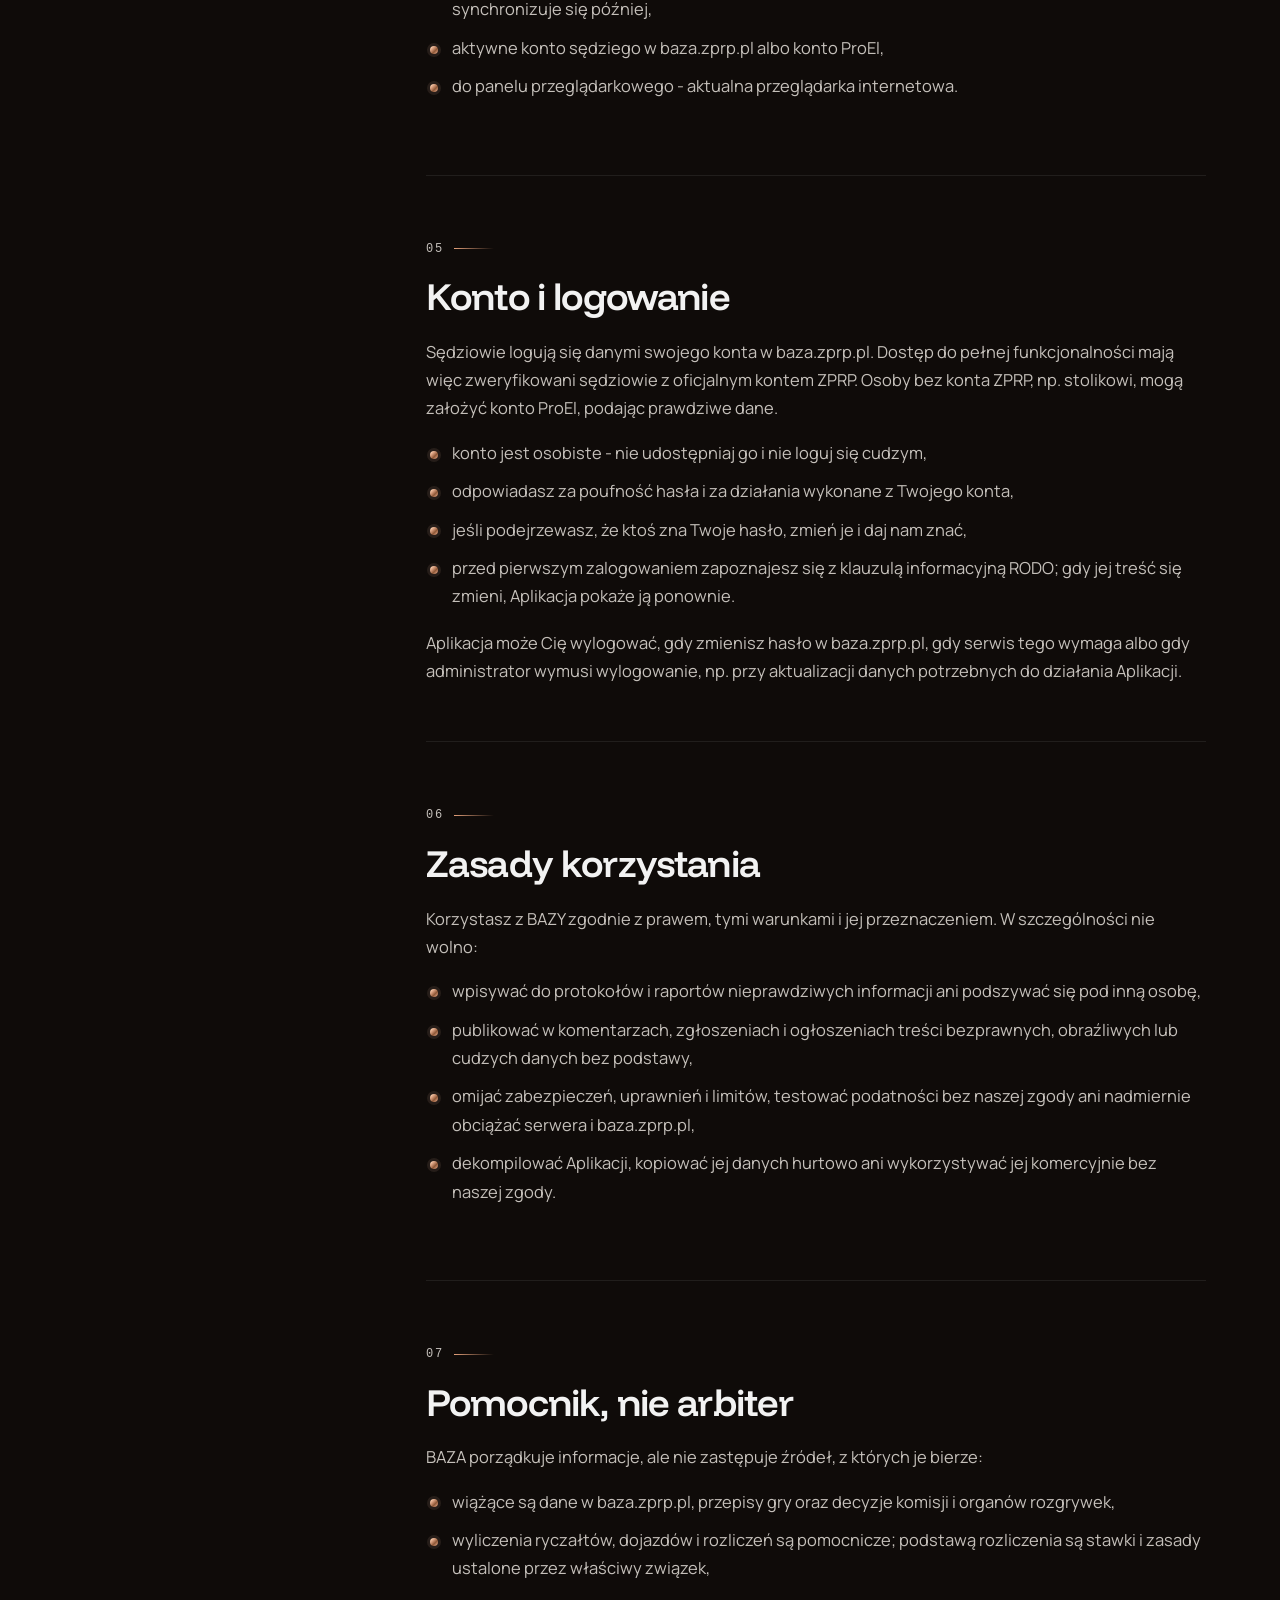
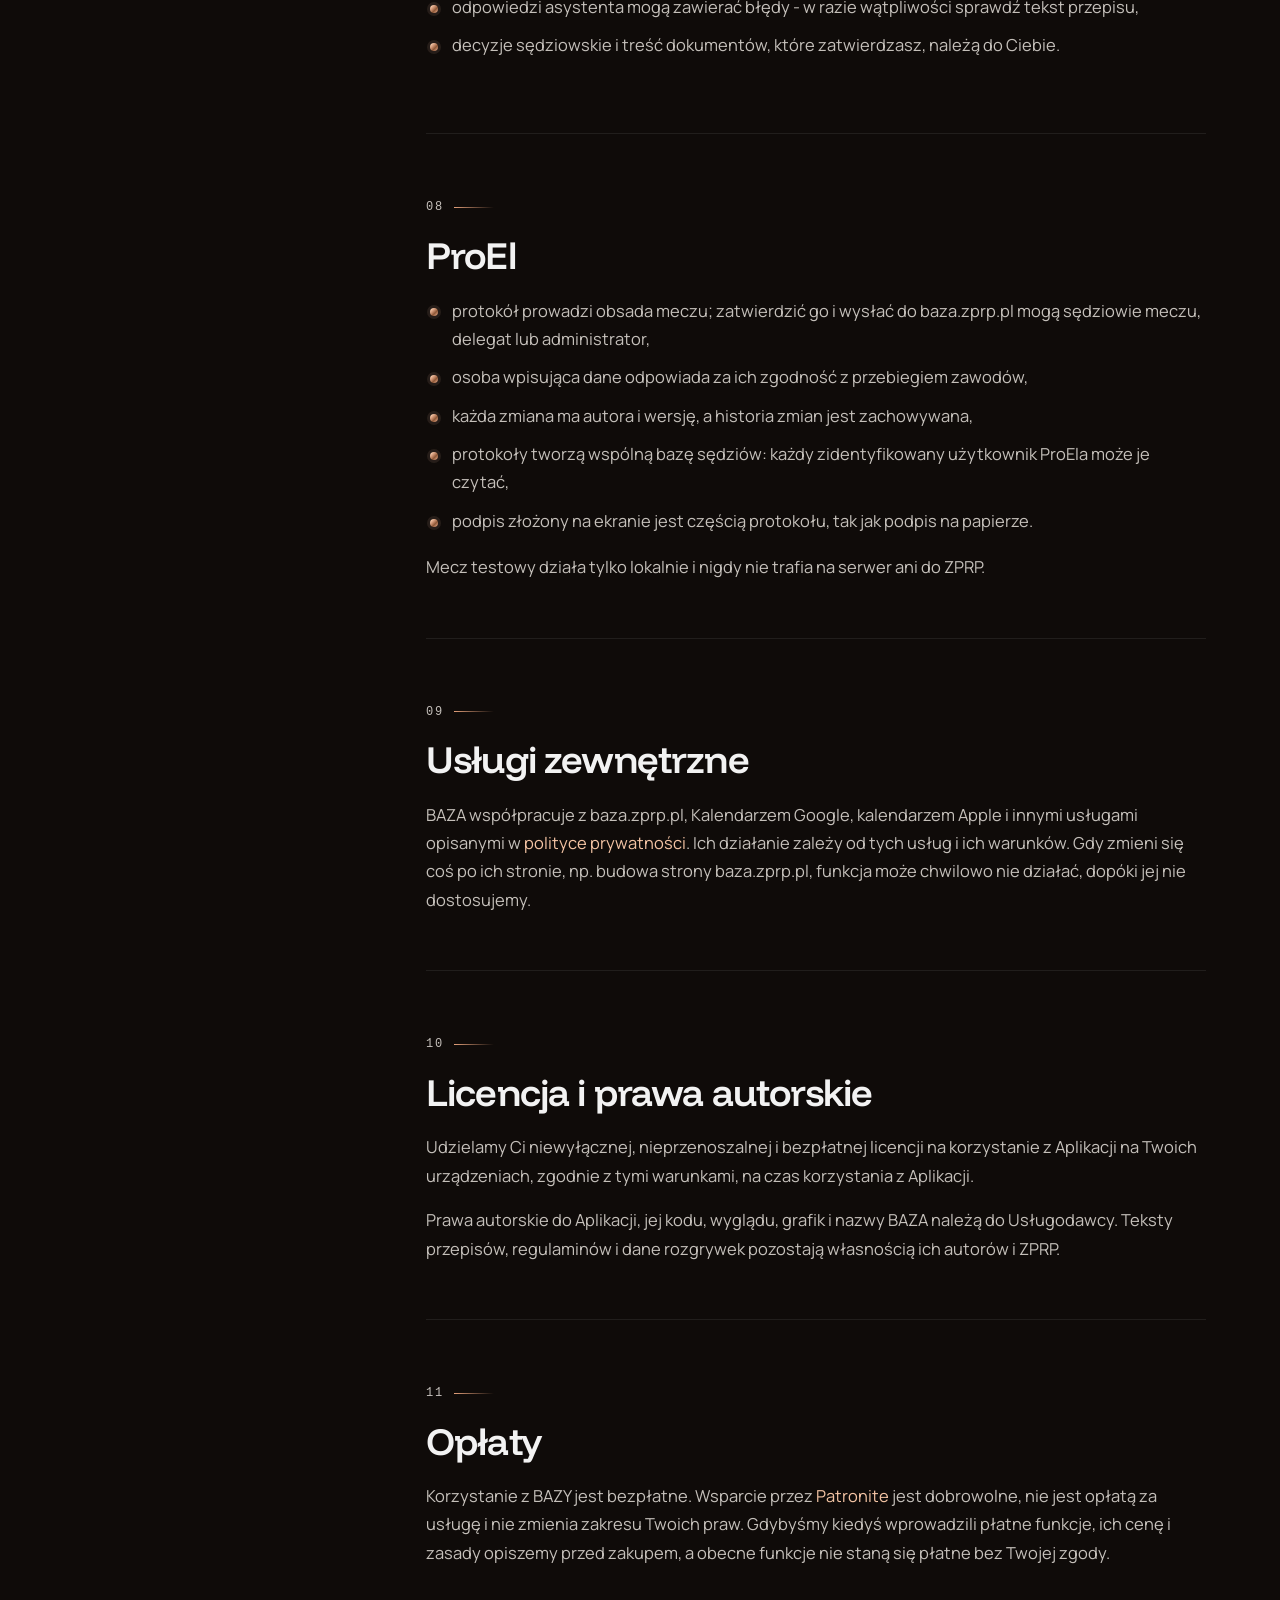
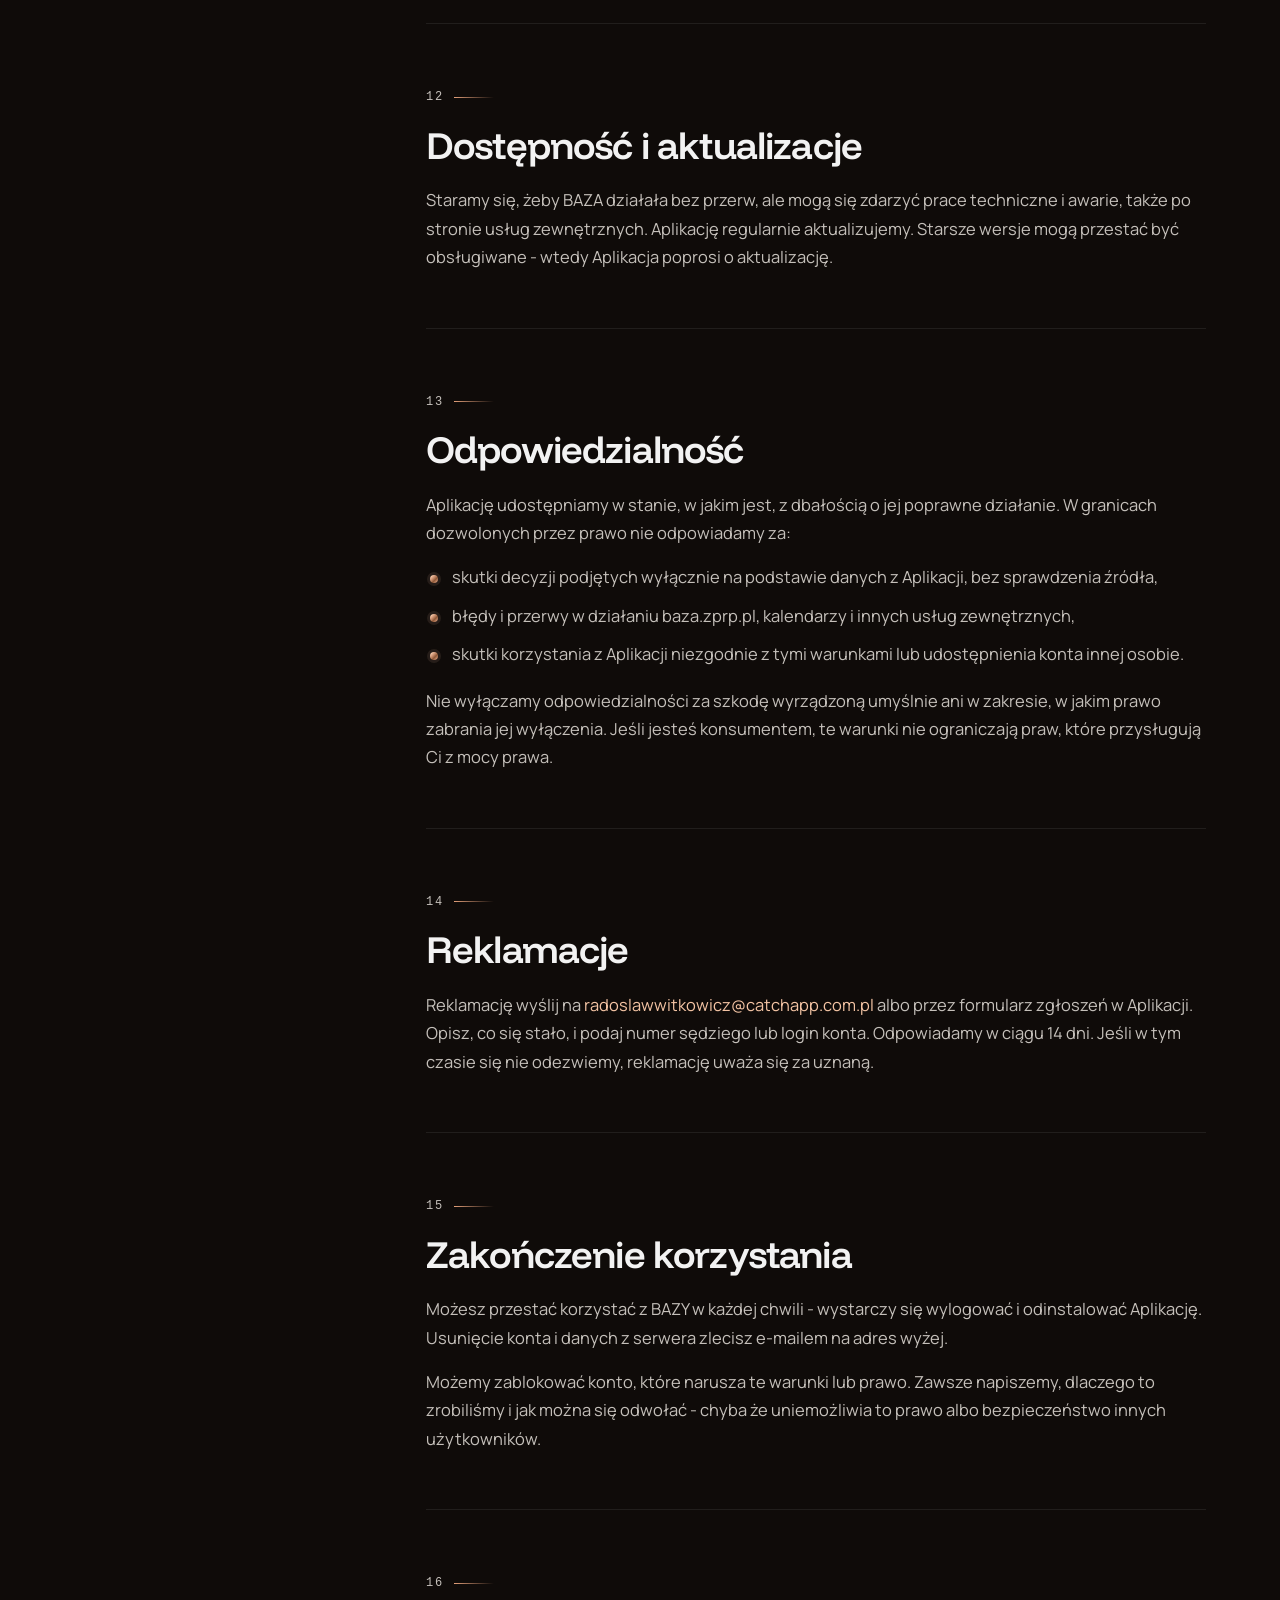
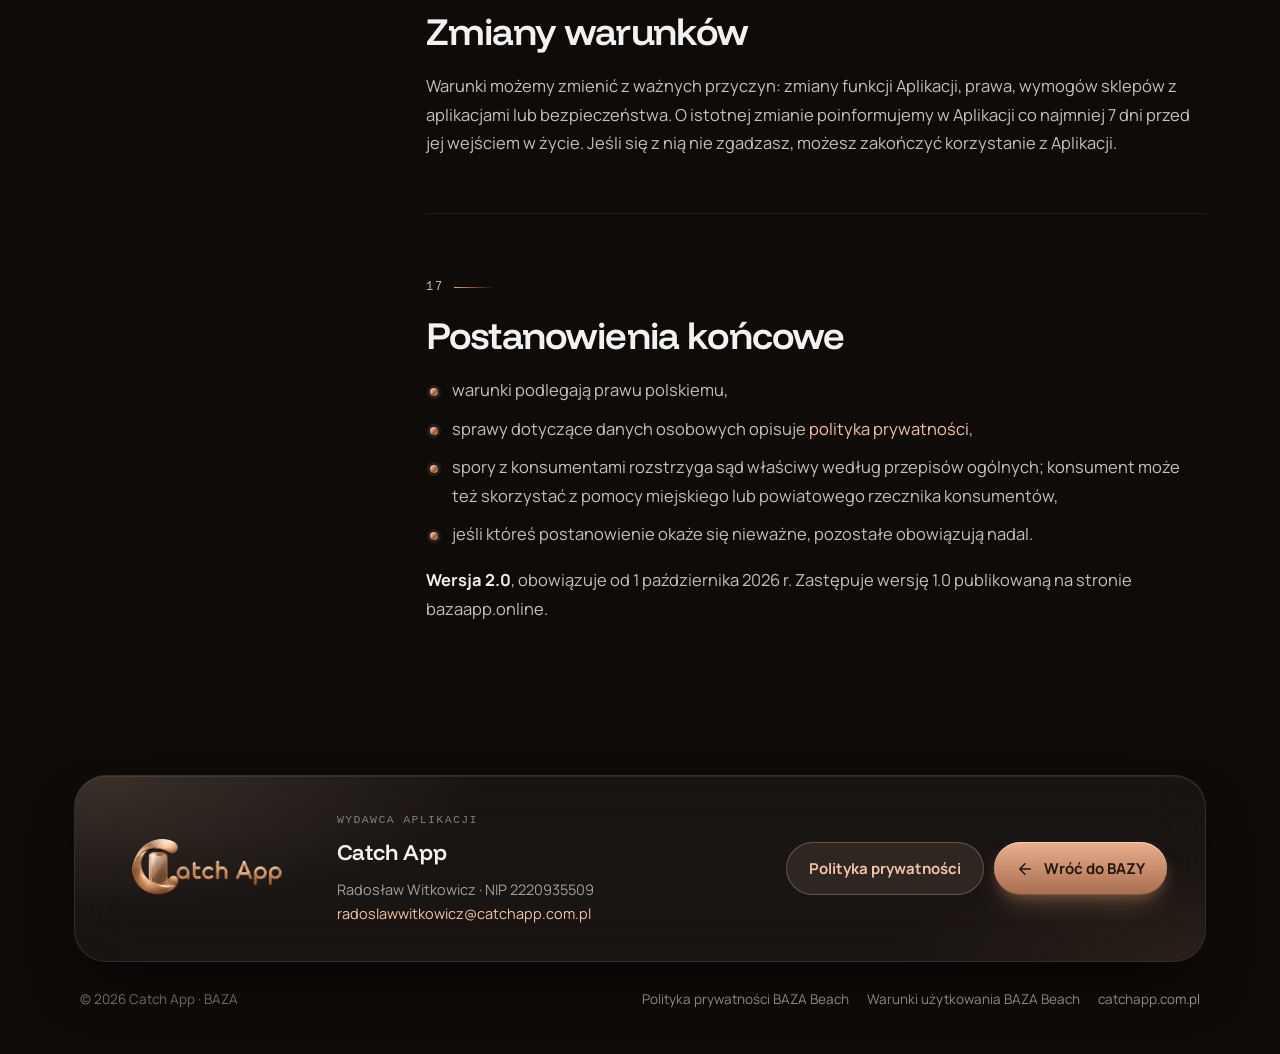
<file: warunki-uzytkowania/index.html>
<!DOCTYPE html>
<html lang="pl" class="no-js">
<head>
  <meta charset="UTF-8">
  <meta name="viewport" content="width=device-width, initial-scale=1, viewport-fit=cover">
  <title>Warunki użytkowania · BAZA</title>
  <meta name="description" content="Warunki użytkowania aplikacji BAZA dla sędziów piłki ręcznej: zasady korzystania, konto, ProEl, odpowiedzialność, reklamacje. Usługodawca: Catch App.">
  <link rel="canonical" href="https://bazaapp.online/warunki-uzytkowania/">
  <meta name="robots" content="index, follow">
  <meta name="theme-color" content="#0F0B09">
  <meta property="og:type" content="website">
  <meta property="og:locale" content="pl_PL">
  <meta property="og:title" content="Warunki użytkowania · BAZA">
  <meta property="og:description" content="Zasady korzystania z aplikacji BAZA.">
  <meta property="og:url" content="https://bazaapp.online/warunki-uzytkowania/">
  <meta property="og:image" content="https://bazaapp.online/Grafiki/nowe_logo.png">
  <link rel="icon" href="/Grafiki/favicon.png" type="image/png">
  <script>try{if(localStorage.getItem("baza-legal-theme")==="light")document.documentElement.setAttribute("data-theme","light")}catch(e){}</script>
  <link rel="preconnect" href="https://fonts.googleapis.com">
  <link rel="preconnect" href="https://fonts.gstatic.com" crossorigin>
  <link href="https://fonts.googleapis.com/css2?family=Funnel+Display:wght@500;600;700&family=Manrope:wght@400;500;600;700&display=swap" rel="stylesheet">
  <link rel="stylesheet" href="/legal/legal.css?v=20261001">
</head>
<body>
  <a class="skip-link" href="#tresc">Przejdź do treści</a>

  <div class="bg" aria-hidden="true">
    <div class="bg-wash"></div>
    <div class="orb orb-a"></div>
    <div class="orb orb-b"></div>
    <div class="bg-vignette"></div>
    <div class="bg-grain"></div>
  </div>
  <div class="top-fade" aria-hidden="true"></div>
  <div class="progress" aria-hidden="true"></div>

  <header class="bar">
    <a class="bar-brand" href="/" aria-label="BAZA - strona aplikacji">
      <img src="/Grafiki/legal/baza_logo.png" alt="" width="40" height="40">
      <span class="brand-text">BAZA<small>Dokumenty prawne</small></span>
    </a>
    <nav class="doc-switch" aria-label="Dokumenty">
      <a href="/polityka-prywatnosci/" data-doc-link>
        <svg viewBox="0 0 24 24" fill="none" stroke="currentColor" stroke-width="1.8" stroke-linecap="round" stroke-linejoin="round" aria-hidden="true"><path d="M12 22s8-4 8-10V5l-8-3-8 3v7c0 6 8 10 8 10z"/></svg>
        <span class="label-long">Polityka prywatności</span><span class="label-short">Prywatność</span>
      </a>
      <a href="/warunki-uzytkowania/" aria-current="page" data-doc-link>
        <svg viewBox="0 0 24 24" fill="none" stroke="currentColor" stroke-width="1.8" stroke-linecap="round" stroke-linejoin="round" aria-hidden="true"><path d="M14 2H6a2 2 0 0 0-2 2v16a2 2 0 0 0 2 2h12a2 2 0 0 0 2-2V8z"/><path d="M14 2v6h6M16 13H8M16 17H8M10 9H8"/></svg>
        <span class="label-long">Warunki użytkowania</span><span class="label-short">Warunki</span>
      </a>
    </nav>
    <div class="bar-actions">
      <button class="icon-btn hide-sm" type="button" data-print aria-label="Drukuj lub zapisz jako PDF">
        <svg viewBox="0 0 24 24" fill="none" stroke="currentColor" stroke-width="1.8" stroke-linecap="round" stroke-linejoin="round" aria-hidden="true"><path d="M6 9V2h12v7"/><path d="M6 18H4a2 2 0 0 1-2-2v-5a2 2 0 0 1 2-2h16a2 2 0 0 1 2 2v5a2 2 0 0 1-2 2h-2"/><path d="M6 14h12v8H6z"/></svg>
      </button>
      <button class="icon-btn" type="button" data-theme-toggle aria-label="Włącz jasny motyw">
        <svg class="i-moon" viewBox="0 0 24 24" fill="none" stroke="currentColor" stroke-width="1.8" stroke-linecap="round" stroke-linejoin="round" aria-hidden="true"><path d="M21 12.8A9 9 0 1 1 11.2 3a7 7 0 0 0 9.8 9.8z"/></svg>
        <svg class="i-sun" viewBox="0 0 24 24" fill="none" stroke="currentColor" stroke-width="1.8" stroke-linecap="round" stroke-linejoin="round" aria-hidden="true"><circle cx="12" cy="12" r="4"/><path d="M12 2v2M12 20v2M4.9 4.9l1.4 1.4M17.7 17.7l1.4 1.4M2 12h2M20 12h2M4.9 19.1l1.4-1.4M17.7 6.3l1.4-1.4"/></svg>
      </button>
    </div>
  </header>

  <main id="tresc">
    <section class="hero wrap">
      <div class="hero-crescent" aria-hidden="true">
        <svg viewBox="0 0 400 400">
          <defs>
            <linearGradient id="cg" x1="0" y1="0" x2="1" y2="1">
              <stop offset="0" stop-color="#FBE4D2"/><stop offset=".38" stop-color="#C58A6A"/><stop offset=".66" stop-color="#8E5837"/><stop offset="1" stop-color="#E3A07A"/>
            </linearGradient>
          </defs>
          <circle cx="200" cy="200" r="196" fill="none" stroke="url(#cg)" stroke-opacity=".28" stroke-dasharray="1 9"/>
          <circle cx="200" cy="200" r="178" fill="none" stroke="url(#cg)" stroke-opacity=".18"/>
          <path fill="url(#cg)" fill-rule="evenodd" fill-opacity=".9" d="M40 200a160 160 0 1 0 320 0a160 160 0 1 0-320 0zM95 190a130 130 0 1 0 260 0a130 130 0 1 0-260 0z"/>
        </svg>
      </div>

      <p class="kicker fade-up" style="--d:60ms"><span class="dot"></span>Dokument prawny · BAZA</p>
      <h1><span class="word copper-text">Warunki</span> <span class="word">użytkowania</span></h1>
      <p class="lead fade-up" style="--d:520ms">
        Krótko i po ludzku: co BAZA dla Ciebie robi, czego oczekujemy w zamian i kto za co odpowiada.
        To regulamin usługi świadczonej drogą elektroniczną. Instalując aplikację i logując się, go akceptujesz.
      </p>
      <ul class="meta fade-up" style="--d:680ms" aria-label="Informacje o dokumencie">
        <li><svg viewBox="0 0 24 24" fill="none" stroke="currentColor" stroke-width="1.8" stroke-linecap="round" stroke-linejoin="round" aria-hidden="true"><rect x="3" y="4" width="18" height="18" rx="3"/><path d="M16 2v4M8 2v4M3 10h18"/></svg>Obowiązują od <strong>1 października 2026 r.</strong></li>
        <li><svg viewBox="0 0 24 24" fill="none" stroke="currentColor" stroke-width="1.8" stroke-linecap="round" stroke-linejoin="round" aria-hidden="true"><path d="M20 7h-9M14 17H5"/><circle cx="17" cy="17" r="3"/><circle cx="7" cy="7" r="3"/></svg>Wersja <strong>2.0</strong></li>
        <li><svg viewBox="0 0 24 24" fill="none" stroke="currentColor" stroke-width="1.8" stroke-linecap="round" stroke-linejoin="round" aria-hidden="true"><circle cx="12" cy="12" r="9"/><path d="M12 7v5l3 2"/></svg>ok. <strong>9 min</strong> czytania</li>
      </ul>
      <a class="scroll-cue fade-up" style="--d:900ms" href="#w-skrocie"><span class="line" aria-hidden="true"></span>W skrócie</a>
    </section>

    <section class="tldr wrap" id="w-skrocie" aria-labelledby="tldr-h">
      <div class="tldr-head reveal">
        <h2 id="tldr-h">Najważniejsze w czterech zdaniach</h2>
        <p>Pełna treść niżej. Wiążąca jest pełna treść.</p>
      </div>
      <div class="tldr-grid">
        <article class="tile reveal">
          <div class="tile-icon"><svg viewBox="0 0 24 24" fill="none" stroke="currentColor" stroke-width="1.8" stroke-linecap="round" stroke-linejoin="round" aria-hidden="true"><path d="M20 12v10H4V12M2 7h20v5H2zM12 22V7"/><path d="M12 7H7.5a2.5 2.5 0 0 1 0-5C11 2 12 7 12 7zM12 7h4.5a2.5 2.5 0 0 0 0-5C13 2 12 7 12 7z"/></svg></div>
          <h3>BAZA jest bezpłatna</h3>
          <p>Nie ma subskrypcji ani płatnych funkcji. Wsparcie przez Patronite jest dobrowolne.</p>
        </article>
        <article class="tile reveal">
          <div class="tile-icon"><svg viewBox="0 0 24 24" fill="none" stroke="currentColor" stroke-width="1.8" stroke-linecap="round" stroke-linejoin="round" aria-hidden="true"><path d="M12 3v18M5 7l-3 7a4 4 0 0 0 6 0zM19 7l-3 7a4 4 0 0 0 6 0zM5 7h14M8 21h8"/></svg></div>
          <h3>Pomocnik, nie arbiter</h3>
          <p>Wiążące są dane w baza.zprp.pl, przepisy gry i decyzje organów. Decyzje na boisku podejmujesz Ty.</p>
        </article>
        <article class="tile reveal">
          <div class="tile-icon"><svg viewBox="0 0 24 24" fill="none" stroke="currentColor" stroke-width="1.8" stroke-linecap="round" stroke-linejoin="round" aria-hidden="true"><circle cx="12" cy="8" r="4"/><path d="M4 21a8 8 0 0 1 16 0"/></svg></div>
          <h3>Konto tylko dla Ciebie</h3>
          <p>Logujesz się swoim kontem ZPRP lub ProEl i nie udostępniasz go innym osobom.</p>
        </article>
        <article class="tile reveal">
          <div class="tile-icon"><svg viewBox="0 0 24 24" fill="none" stroke="currentColor" stroke-width="1.8" stroke-linecap="round" stroke-linejoin="round" aria-hidden="true"><path d="M21 15a2 2 0 0 1-2 2H7l-4 4V5a2 2 0 0 1 2-2h14a2 2 0 0 1 2 2z"/></svg></div>
          <h3>Odpowiada człowiek</h3>
          <p>Reklamację wyślij e-mailem. Odpowiadamy w ciągu 14 dni.</p>
        </article>
      </div>
    </section>

    <div class="layout wrap">
      <aside class="toc" aria-label="Spis treści">
        <p class="toc-title">Spis treści</p>
        <div class="toc-track">
        <span class="toc-indicator" aria-hidden="true"></span>
        <ol>
          <li><a href="#uslugodawca"><span class="n">01</span>Kto udostępnia BAZĘ</a></li>
          <li><a href="#definicje"><span class="n">02</span>Definicje</a></li>
          <li><a href="#uslugi"><span class="n">03</span>Co oferuje BAZA</a></li>
          <li><a href="#wymagania"><span class="n">04</span>Wymagania techniczne</a></li>
          <li><a href="#konto"><span class="n">05</span>Konto i logowanie</a></li>
          <li><a href="#zasady"><span class="n">06</span>Zasady korzystania</a></li>
          <li><a href="#arbiter"><span class="n">07</span>Pomocnik, nie arbiter</a></li>
          <li><a href="#proel"><span class="n">08</span>ProEl</a></li>
          <li><a href="#integracje"><span class="n">09</span>Usługi zewnętrzne</a></li>
          <li><a href="#licencja"><span class="n">10</span>Licencja i prawa autorskie</a></li>
          <li><a href="#oplaty"><span class="n">11</span>Opłaty</a></li>
          <li><a href="#dostepnosc"><span class="n">12</span>Dostępność i aktualizacje</a></li>
          <li><a href="#odpowiedzialnosc"><span class="n">13</span>Odpowiedzialność</a></li>
          <li><a href="#reklamacje"><span class="n">14</span>Reklamacje</a></li>
          <li><a href="#koniec"><span class="n">15</span>Zakończenie korzystania</a></li>
          <li><a href="#zmiany"><span class="n">16</span>Zmiany warunków</a></li>
          <li><a href="#koncowe"><span class="n">17</span>Postanowienia końcowe</a></li>
        </ol>
        </div>
      </aside>

      <article class="doc">
        <section class="section reveal" id="uslugodawca">
          <p class="section-num">01</p>
          <h2>Kto udostępnia BAZĘ</h2>
          <p>Aplikację BAZA tworzy, rozwija i udostępnia:</p>
          <div class="controller">
            <strong>Catch App</strong>
            <span>Radosław Witkowicz, działalność prowadzona pod marką Catch App</span>
            <span>NIP 2220935509</span>
            <span>e-mail: <a href="mailto:radoslawwitkowicz@catchapp.com.pl">radoslawwitkowicz@catchapp.com.pl</a></span>
            <span>strona: <a href="https://www.catchapp.com.pl" target="_blank" rel="noopener">catchapp.com.pl</a></span>
          </div>
          <p>Te warunki są regulaminem w rozumieniu ustawy o świadczeniu usług drogą elektroniczną. Umowa o korzystanie z BAZY zaczyna się przy pierwszym zalogowaniu, trwa czas nieokreślony i jest dla Ciebie bezpłatna.</p>
          <p>BAZA jest niezależnym narzędziem. Nie jest aplikacją Związku Piłki Ręcznej w Polsce i nie zastępuje systemu baza.zprp.pl.</p>
        </section>

        <section class="section reveal" id="definicje">
          <p class="section-num">02</p>
          <h2>Definicje</h2>
          <ul>
            <li><strong>Aplikacja, BAZA</strong> - aplikacja mobilna BAZA na Androida i iOS wraz z przeglądarkowym panelem i serwerem.</li>
            <li><strong>Usługodawca, my</strong> - Catch App, opisany wyżej.</li>
            <li><strong>Użytkownik, Ty</strong> - osoba fizyczna, która korzysta z Aplikacji.</li>
            <li><strong>Konto</strong> - dostęp do Aplikacji: przez konto sędziego w baza.zprp.pl albo przez konto ProEl założone w Aplikacji.</li>
            <li><strong>ProEl</strong> - protokół elektroniczny zawodów prowadzony w Aplikacji.</li>
            <li><strong>ZPRP</strong> - Związek Piłki Ręcznej w Polsce i jego system baza.zprp.pl.</li>
          </ul>
        </section>

        <section class="section reveal" id="uslugi">
          <p class="section-num">03</p>
          <h2>Co oferuje BAZA</h2>
          <p>BAZA zbiera w jednym miejscu to, czego sędzia piłki ręcznej potrzebuje na co dzień:</p>
          <ul>
            <li>przegląd Twoich meczów, obsad, wyników i ocen pobranych z baza.zprp.pl,</li>
            <li>przepisy gry, regulaminy rozgrywek, wytyczne i pytania sprawdzające,</li>
            <li>statystyki, kalkulator ryczałtów i dojazdów, bazę hal i kontaktów,</li>
            <li>zapis wyniku skróconego i raportów dodatkowych w baza.zprp.pl w Twoim imieniu,</li>
            <li>protokół elektroniczny ProEl,</li>
            <li>niedyspozycje, synchronizację z Kalendarzem Google lub Apple oraz powiadomienia,</li>
            <li>funkcje okręgowe: obsady, rozliczenia, giełdę meczów, wydarzenia i ogłoszenia,</li>
            <li>asystenta, który odpowiada na pytania o przepisy i działanie Aplikacji.</li>
          </ul>
          <p>Zakres funkcji może się różnić w zależności od Twojej roli i okręgu. Funkcje mogą się zmieniać wraz z rozwojem Aplikacji.</p>
        </section>

        <section class="section reveal" id="wymagania">
          <p class="section-num">04</p>
          <h2>Wymagania techniczne</h2>
          <ul>
            <li>telefon lub tablet z Androidem albo iOS w wersji obsługiwanej przez aktualne wydanie Aplikacji - dokładny próg widnieje w sklepie,</li>
            <li>dostęp do internetu; część funkcji, w tym prowadzenie meczu w ProElu, działa także bez zasięgu i synchronizuje się później,</li>
            <li>aktywne konto sędziego w baza.zprp.pl albo konto ProEl,</li>
            <li>do panelu przeglądarkowego - aktualna przeglądarka internetowa.</li>
          </ul>
        </section>

        <section class="section reveal" id="konto">
          <p class="section-num">05</p>
          <h2>Konto i logowanie</h2>
          <p>Sędziowie logują się danymi swojego konta w baza.zprp.pl. Dostęp do pełnej funkcjonalności mają więc zweryfikowani sędziowie z oficjalnym kontem ZPRP. Osoby bez konta ZPRP, np. stolikowi, mogą założyć konto ProEl, podając prawdziwe dane.</p>
          <ul>
            <li>konto jest osobiste - nie udostępniaj go i nie loguj się cudzym,</li>
            <li>odpowiadasz za poufność hasła i za działania wykonane z Twojego konta,</li>
            <li>jeśli podejrzewasz, że ktoś zna Twoje hasło, zmień je i daj nam znać,</li>
            <li>przed pierwszym zalogowaniem zapoznajesz się z klauzulą informacyjną RODO; gdy jej treść się zmieni, Aplikacja pokaże ją ponownie.</li>
          </ul>
          <p>Aplikacja może Cię wylogować, gdy zmienisz hasło w baza.zprp.pl, gdy serwis tego wymaga albo gdy administrator wymusi wylogowanie, np. przy aktualizacji danych potrzebnych do działania Aplikacji.</p>
        </section>

        <section class="section reveal" id="zasady">
          <p class="section-num">06</p>
          <h2>Zasady korzystania</h2>
          <p>Korzystasz z BAZY zgodnie z prawem, tymi warunkami i jej przeznaczeniem. W szczególności nie wolno:</p>
          <ul>
            <li>wpisywać do protokołów i raportów nieprawdziwych informacji ani podszywać się pod inną osobę,</li>
            <li>publikować w komentarzach, zgłoszeniach i ogłoszeniach treści bezprawnych, obraźliwych lub cudzych danych bez podstawy,</li>
            <li>omijać zabezpieczeń, uprawnień i limitów, testować podatności bez naszej zgody ani nadmiernie obciążać serwera i baza.zprp.pl,</li>
            <li>dekompilować Aplikacji, kopiować jej danych hurtowo ani wykorzystywać jej komercyjnie bez naszej zgody.</li>
          </ul>
        </section>

        <section class="section reveal" id="arbiter">
          <p class="section-num">07</p>
          <h2>Pomocnik, nie arbiter</h2>
          <p>BAZA porządkuje informacje, ale nie zastępuje źródeł, z których je bierze:</p>
          <ul>
            <li>wiążące są dane w baza.zprp.pl, przepisy gry oraz decyzje komisji i organów rozgrywek,</li>
            <li>wyliczenia ryczałtów, dojazdów i rozliczeń są pomocnicze; podstawą rozliczenia są stawki i zasady ustalone przez właściwy związek,</li>
            <li>odpowiedzi asystenta mogą zawierać błędy - w razie wątpliwości sprawdź tekst przepisu,</li>
            <li>decyzje sędziowskie i treść dokumentów, które zatwierdzasz, należą do Ciebie.</li>
          </ul>
        </section>

        <section class="section reveal" id="proel">
          <p class="section-num">08</p>
          <h2>ProEl</h2>
          <ul>
            <li>protokół prowadzi obsada meczu; zatwierdzić go i wysłać do baza.zprp.pl mogą sędziowie meczu, delegat lub administrator,</li>
            <li>osoba wpisująca dane odpowiada za ich zgodność z przebiegiem zawodów,</li>
            <li>każda zmiana ma autora i wersję, a historia zmian jest zachowywana,</li>
            <li>protokoły tworzą wspólną bazę sędziów: każdy zidentyfikowany użytkownik ProEla może je czytać,</li>
            <li>podpis złożony na ekranie jest częścią protokołu, tak jak podpis na papierze.</li>
          </ul>
          <p>Mecz testowy działa tylko lokalnie i nigdy nie trafia na serwer ani do ZPRP.</p>
        </section>

        <section class="section reveal" id="integracje">
          <p class="section-num">09</p>
          <h2>Usługi zewnętrzne</h2>
          <p>BAZA współpracuje z baza.zprp.pl, Kalendarzem Google, kalendarzem Apple i innymi usługami opisanymi w <a href="/polityka-prywatnosci/" data-doc-link>polityce prywatności</a>. Ich działanie zależy od tych usług i ich warunków. Gdy zmieni się coś po ich stronie, np. budowa strony baza.zprp.pl, funkcja może chwilowo nie działać, dopóki jej nie dostosujemy.</p>
        </section>

        <section class="section reveal" id="licencja">
          <p class="section-num">10</p>
          <h2>Licencja i prawa autorskie</h2>
          <p>Udzielamy Ci niewyłącznej, nieprzenoszalnej i bezpłatnej licencji na korzystanie z Aplikacji na Twoich urządzeniach, zgodnie z tymi warunkami, na czas korzystania z Aplikacji.</p>
          <p>Prawa autorskie do Aplikacji, jej kodu, wyglądu, grafik i nazwy BAZA należą do Usługodawcy. Teksty przepisów, regulaminów i dane rozgrywek pozostają własnością ich autorów i ZPRP.</p>
        </section>

        <section class="section reveal" id="oplaty">
          <p class="section-num">11</p>
          <h2>Opłaty</h2>
          <p>Korzystanie z BAZY jest bezpłatne. Wsparcie przez <a href="https://patronite.pl/bazaapp" target="_blank" rel="noopener">Patronite</a> jest dobrowolne, nie jest opłatą za usługę i nie zmienia zakresu Twoich praw. Gdybyśmy kiedyś wprowadzili płatne funkcje, ich cenę i zasady opiszemy przed zakupem, a obecne funkcje nie staną się płatne bez Twojej zgody.</p>
        </section>

        <section class="section reveal" id="dostepnosc">
          <p class="section-num">12</p>
          <h2>Dostępność i aktualizacje</h2>
          <p>Staramy się, żeby BAZA działała bez przerw, ale mogą się zdarzyć prace techniczne i awarie, także po stronie usług zewnętrznych. Aplikację regularnie aktualizujemy. Starsze wersje mogą przestać być obsługiwane - wtedy Aplikacja poprosi o aktualizację.</p>
        </section>

        <section class="section reveal" id="odpowiedzialnosc">
          <p class="section-num">13</p>
          <h2>Odpowiedzialność</h2>
          <p>Aplikację udostępniamy w stanie, w jakim jest, z dbałością o jej poprawne działanie. W granicach dozwolonych przez prawo nie odpowiadamy za:</p>
          <ul>
            <li>skutki decyzji podjętych wyłącznie na podstawie danych z Aplikacji, bez sprawdzenia źródła,</li>
            <li>błędy i przerwy w działaniu baza.zprp.pl, kalendarzy i innych usług zewnętrznych,</li>
            <li>skutki korzystania z Aplikacji niezgodnie z tymi warunkami lub udostępnienia konta innej osobie.</li>
          </ul>
          <p>Nie wyłączamy odpowiedzialności za szkodę wyrządzoną umyślnie ani w zakresie, w jakim prawo zabrania jej wyłączenia. Jeśli jesteś konsumentem, te warunki nie ograniczają praw, które przysługują Ci z mocy prawa.</p>
        </section>

        <section class="section reveal" id="reklamacje">
          <p class="section-num">14</p>
          <h2>Reklamacje</h2>
          <p>Reklamację wyślij na <a href="mailto:radoslawwitkowicz@catchapp.com.pl">radoslawwitkowicz@catchapp.com.pl</a> albo przez formularz zgłoszeń w Aplikacji. Opisz, co się stało, i podaj numer sędziego lub login konta. Odpowiadamy w ciągu 14 dni. Jeśli w tym czasie się nie odezwiemy, reklamację uważa się za uznaną.</p>
        </section>

        <section class="section reveal" id="koniec">
          <p class="section-num">15</p>
          <h2>Zakończenie korzystania</h2>
          <p>Możesz przestać korzystać z BAZY w każdej chwili - wystarczy się wylogować i odinstalować Aplikację. Usunięcie konta i danych z serwera zlecisz e-mailem na adres wyżej.</p>
          <p>Możemy zablokować konto, które narusza te warunki lub prawo. Zawsze napiszemy, dlaczego to zrobiliśmy i jak można się odwołać - chyba że uniemożliwia to prawo albo bezpieczeństwo innych użytkowników.</p>
        </section>

        <section class="section reveal" id="zmiany">
          <p class="section-num">16</p>
          <h2>Zmiany warunków</h2>
          <p>Warunki możemy zmienić z ważnych przyczyn: zmiany funkcji Aplikacji, prawa, wymogów sklepów z aplikacjami lub bezpieczeństwa. O istotnej zmianie poinformujemy w Aplikacji co najmniej 7 dni przed jej wejściem w życie. Jeśli się z nią nie zgadzasz, możesz zakończyć korzystanie z Aplikacji.</p>
        </section>

        <section class="section reveal" id="koncowe">
          <p class="section-num">17</p>
          <h2>Postanowienia końcowe</h2>
          <ul>
            <li>warunki podlegają prawu polskiemu,</li>
            <li>sprawy dotyczące danych osobowych opisuje <a href="/polityka-prywatnosci/" data-doc-link>polityka prywatności</a>,</li>
            <li>spory z konsumentami rozstrzyga sąd właściwy według przepisów ogólnych; konsument może też skorzystać z pomocy miejskiego lub powiatowego rzecznika konsumentów,</li>
            <li>jeśli któreś postanowienie okaże się nieważne, pozostałe obowiązują nadal.</li>
          </ul>
          <p><strong>Wersja 2.0</strong>, obowiązuje od 1 października 2026 r. Zastępuje wersję 1.0 publikowaną na stronie bazaapp.online.</p>
        </section>
      </article>
    </div>

    <footer class="doc-footer wrap">
      <div class="publisher reveal">
        <a class="publisher-logo" href="https://www.catchapp.com.pl" target="_blank" rel="noopener" aria-label="Catch App">
          <img src="/Grafiki/legal/catchapp_wordmark.png" alt="Catch App" width="190" height="93">
        </a>
        <div>
          <p class="publisher-label">Wydawca aplikacji</p>
          <p class="publisher-name">Catch App</p>
          <p class="publisher-data">Radosław Witkowicz · NIP 2220935509<br><a href="mailto:radoslawwitkowicz@catchapp.com.pl">radoslawwitkowicz@catchapp.com.pl</a></p>
        </div>
        <div class="publisher-actions">
          <a class="btn btn-ghost" href="/polityka-prywatnosci/" data-doc-link>Polityka prywatności</a>
          <a class="btn btn-primary" href="/">
            <svg viewBox="0 0 24 24" fill="none" stroke="currentColor" stroke-width="2" stroke-linecap="round" stroke-linejoin="round" aria-hidden="true"><path d="M19 12H5M12 19l-7-7 7-7"/></svg>
            Wróć do BAZY
          </a>
        </div>
      </div>
      <div class="footer-links">
        <span>© 2026 Catch App · BAZA</span>
        <nav aria-label="Pozostałe dokumenty">
          <a href="/beach/polityka-prywatnosci/">Polityka prywatności BAZA Beach</a>
          <a href="/beach/warunki-uzytkowania/">Warunki użytkowania BAZA Beach</a>
          <a href="https://www.catchapp.com.pl" target="_blank" rel="noopener">catchapp.com.pl</a>
        </nav>
      </div>
    </footer>
  </main>

  <button class="toc-fab" type="button" aria-haspopup="dialog" aria-expanded="false" aria-controls="sheet">
    <span class="ring" aria-hidden="true"><svg viewBox="0 0 30 30"><circle class="track" cx="15" cy="15" r="13"/><circle class="val" cx="15" cy="15" r="13"/></svg><span>00</span></span>
    <span class="fab-label">Spis treści</span>
  </button>
  <div class="sheet-backdrop" aria-hidden="true"></div>
  <div class="sheet" id="sheet" role="dialog" aria-modal="true" aria-label="Spis treści" aria-hidden="true">
    <div class="sheet-grab" aria-hidden="true"></div>
    <p class="toc-title">Spis treści</p>
    <ol></ol>
  </div>

  <div class="toast" role="status" aria-live="polite">
    <svg viewBox="0 0 24 24" fill="none" stroke="currentColor" stroke-width="2" stroke-linecap="round" stroke-linejoin="round" aria-hidden="true"><circle cx="12" cy="12" r="9"/><path d="M8 12l3 3 5-6"/></svg>
    <span></span>
  </div>

  <script src="/legal/legal.js?v=20261001" defer></script>
</body>
</html>
</file>
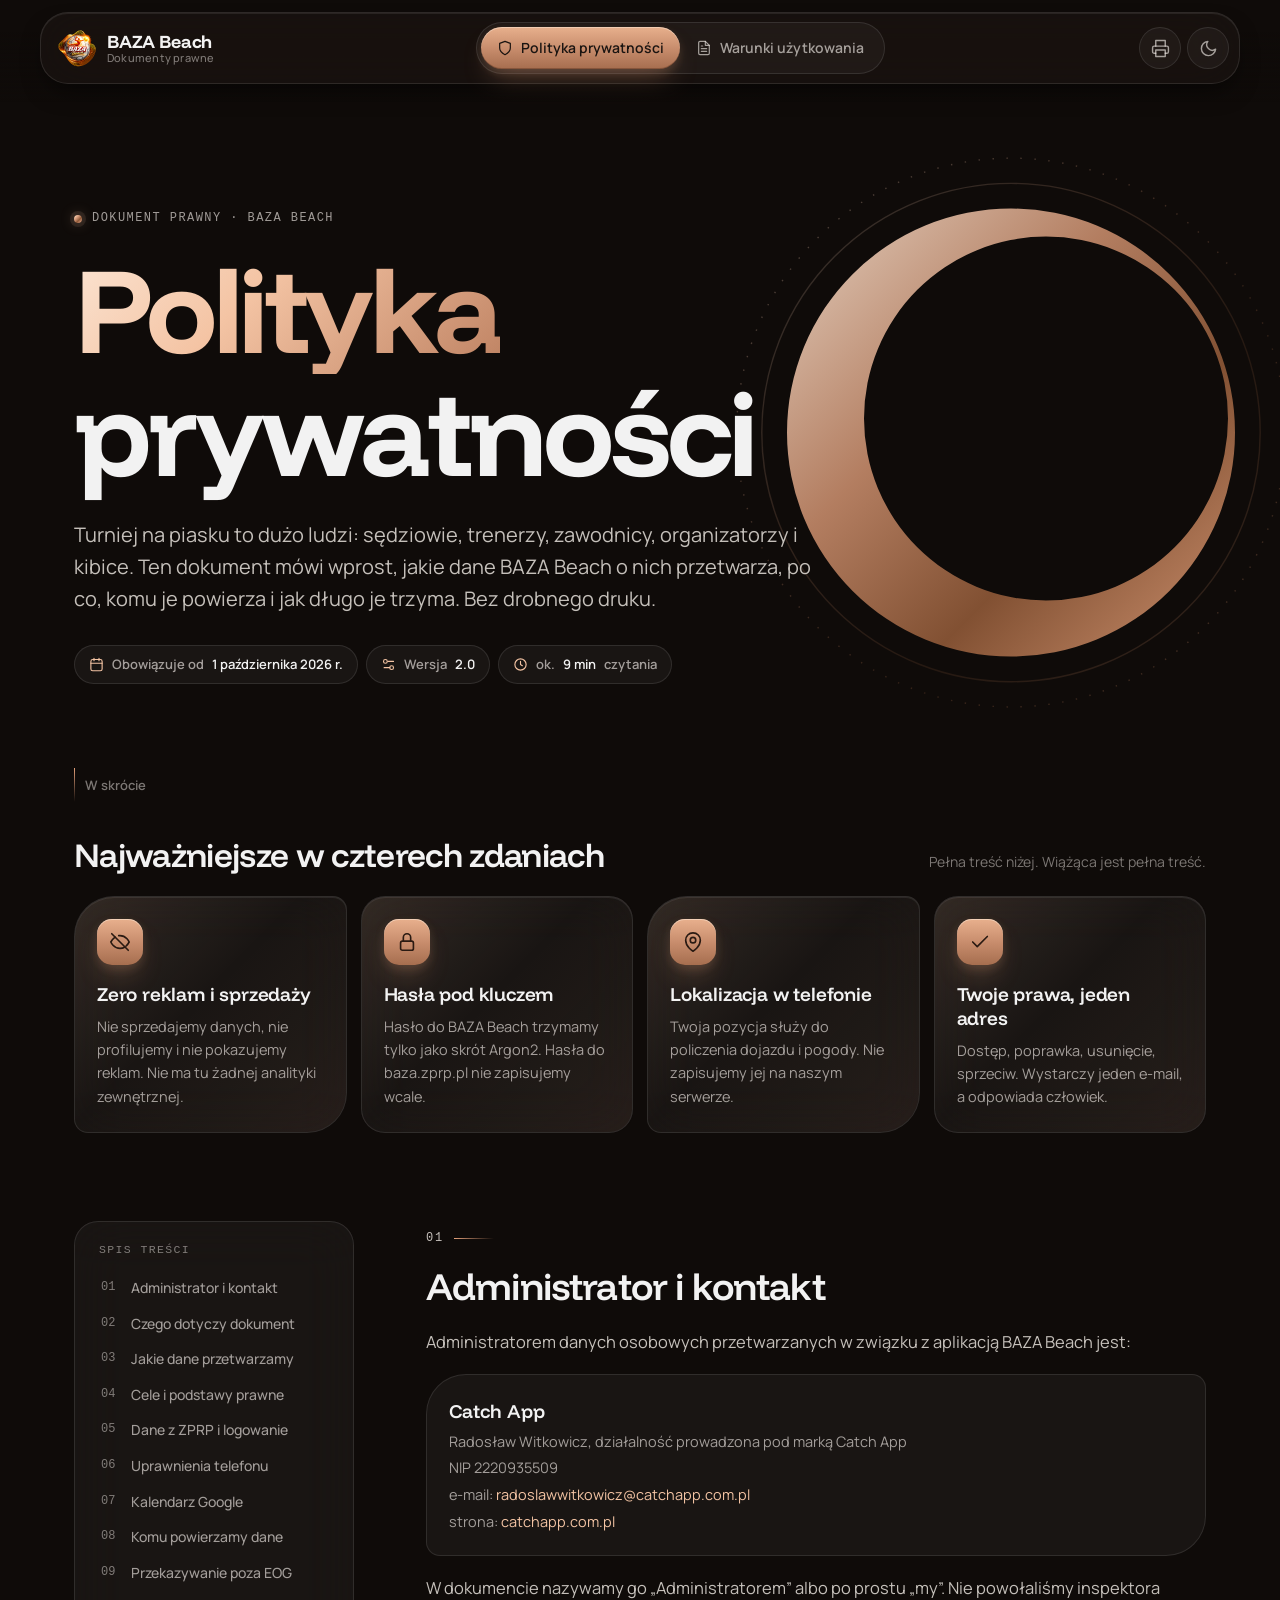
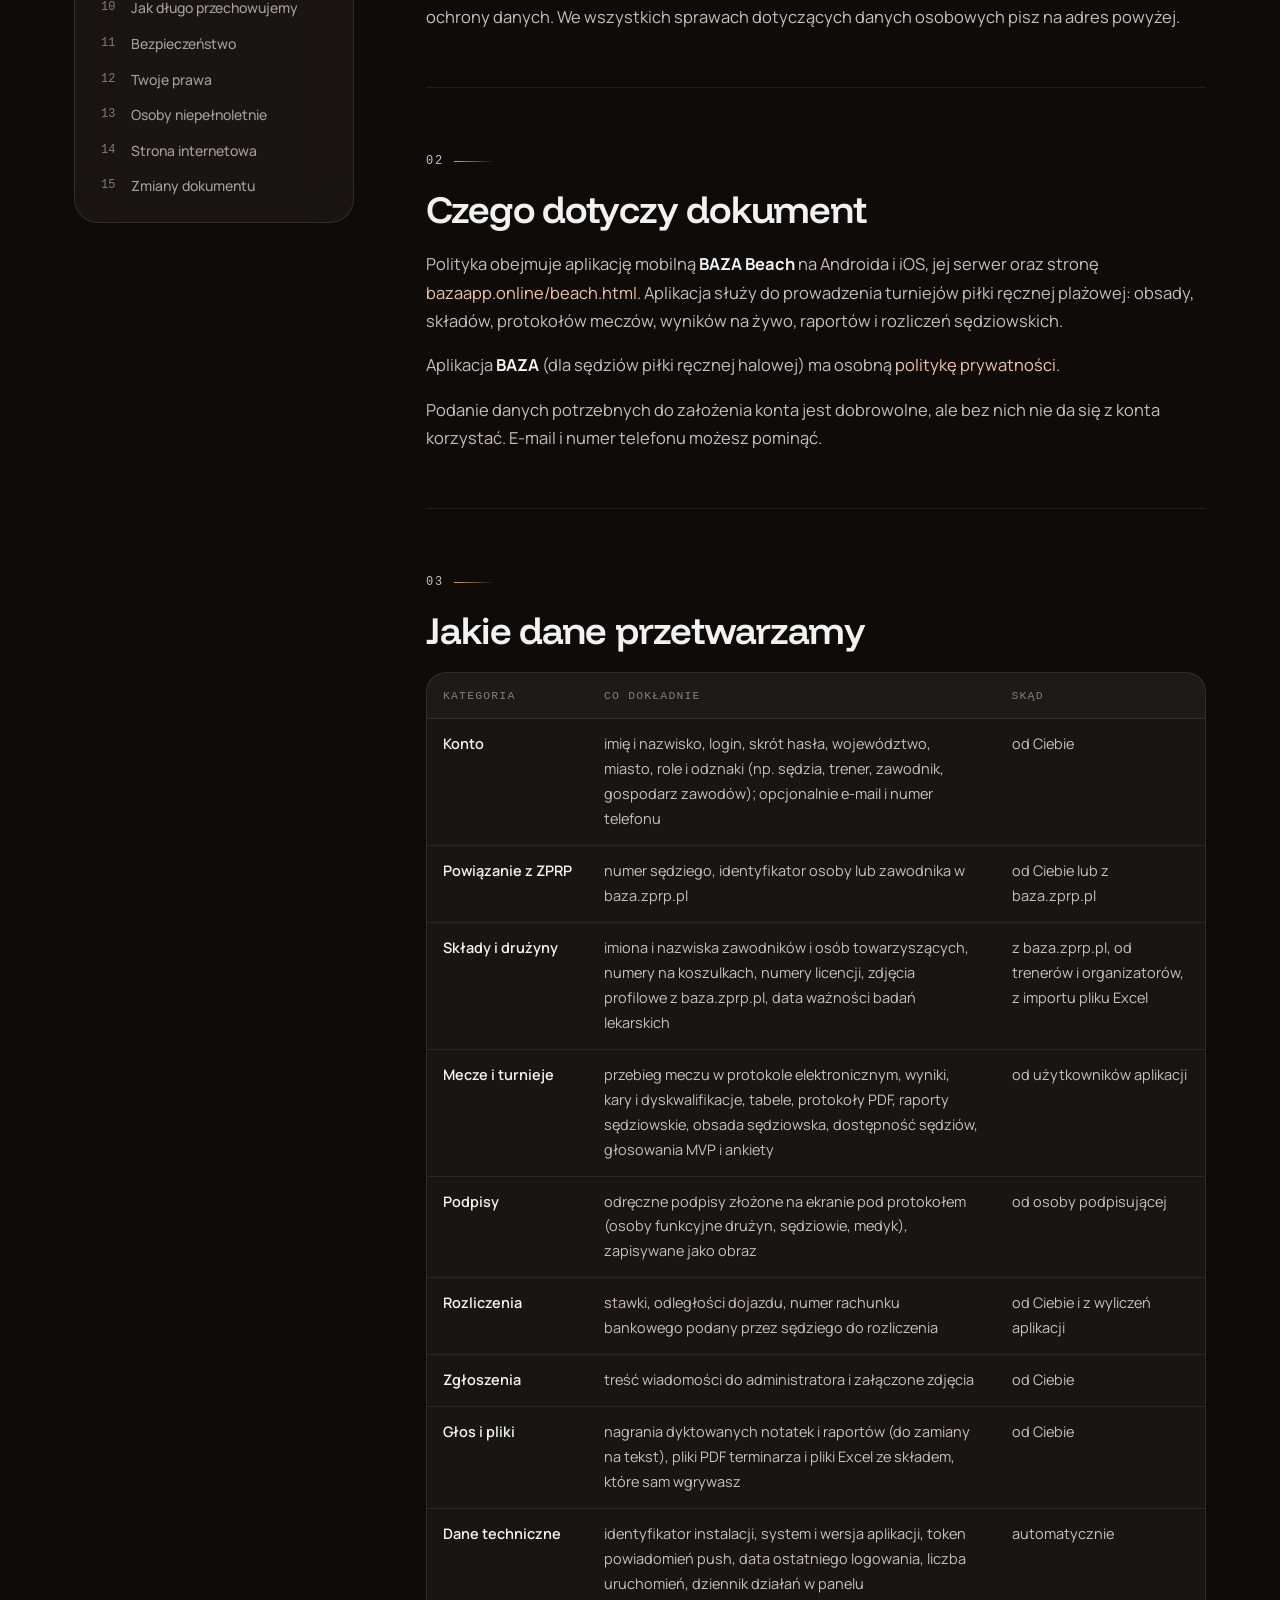
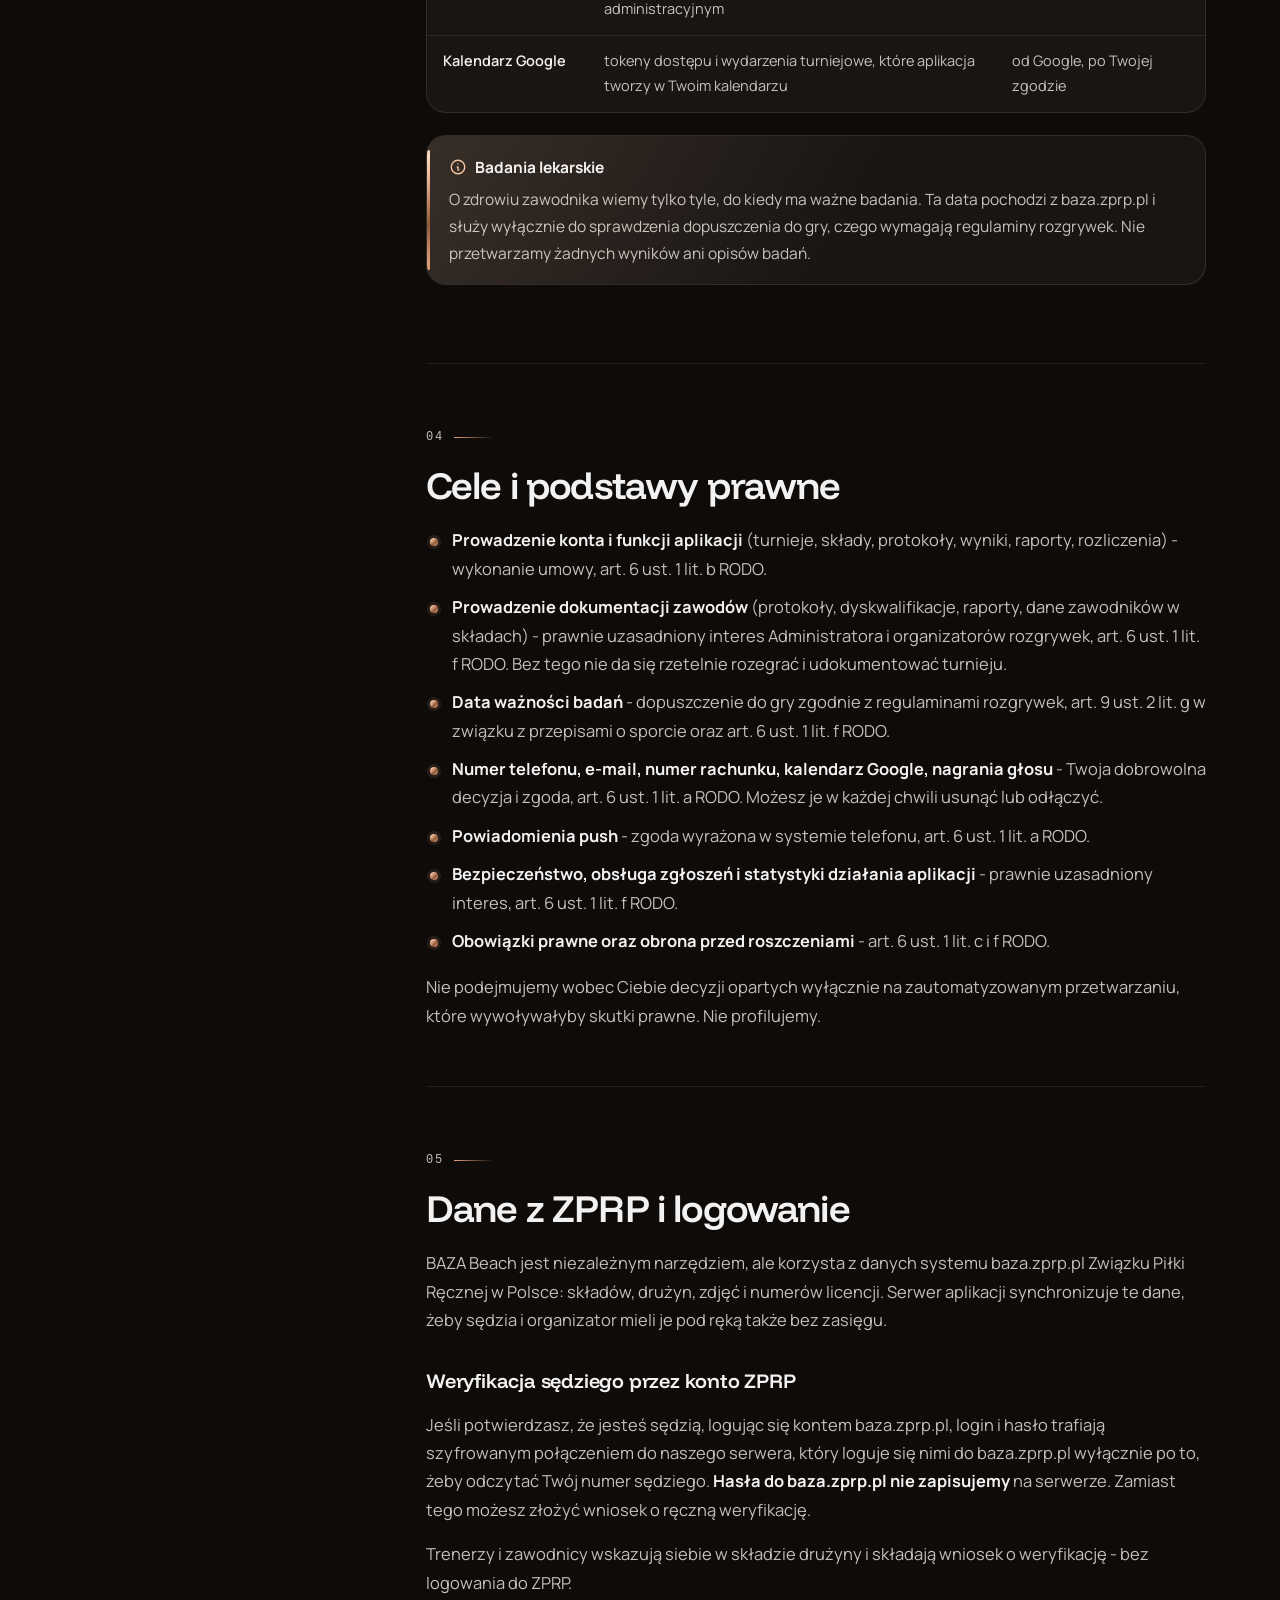
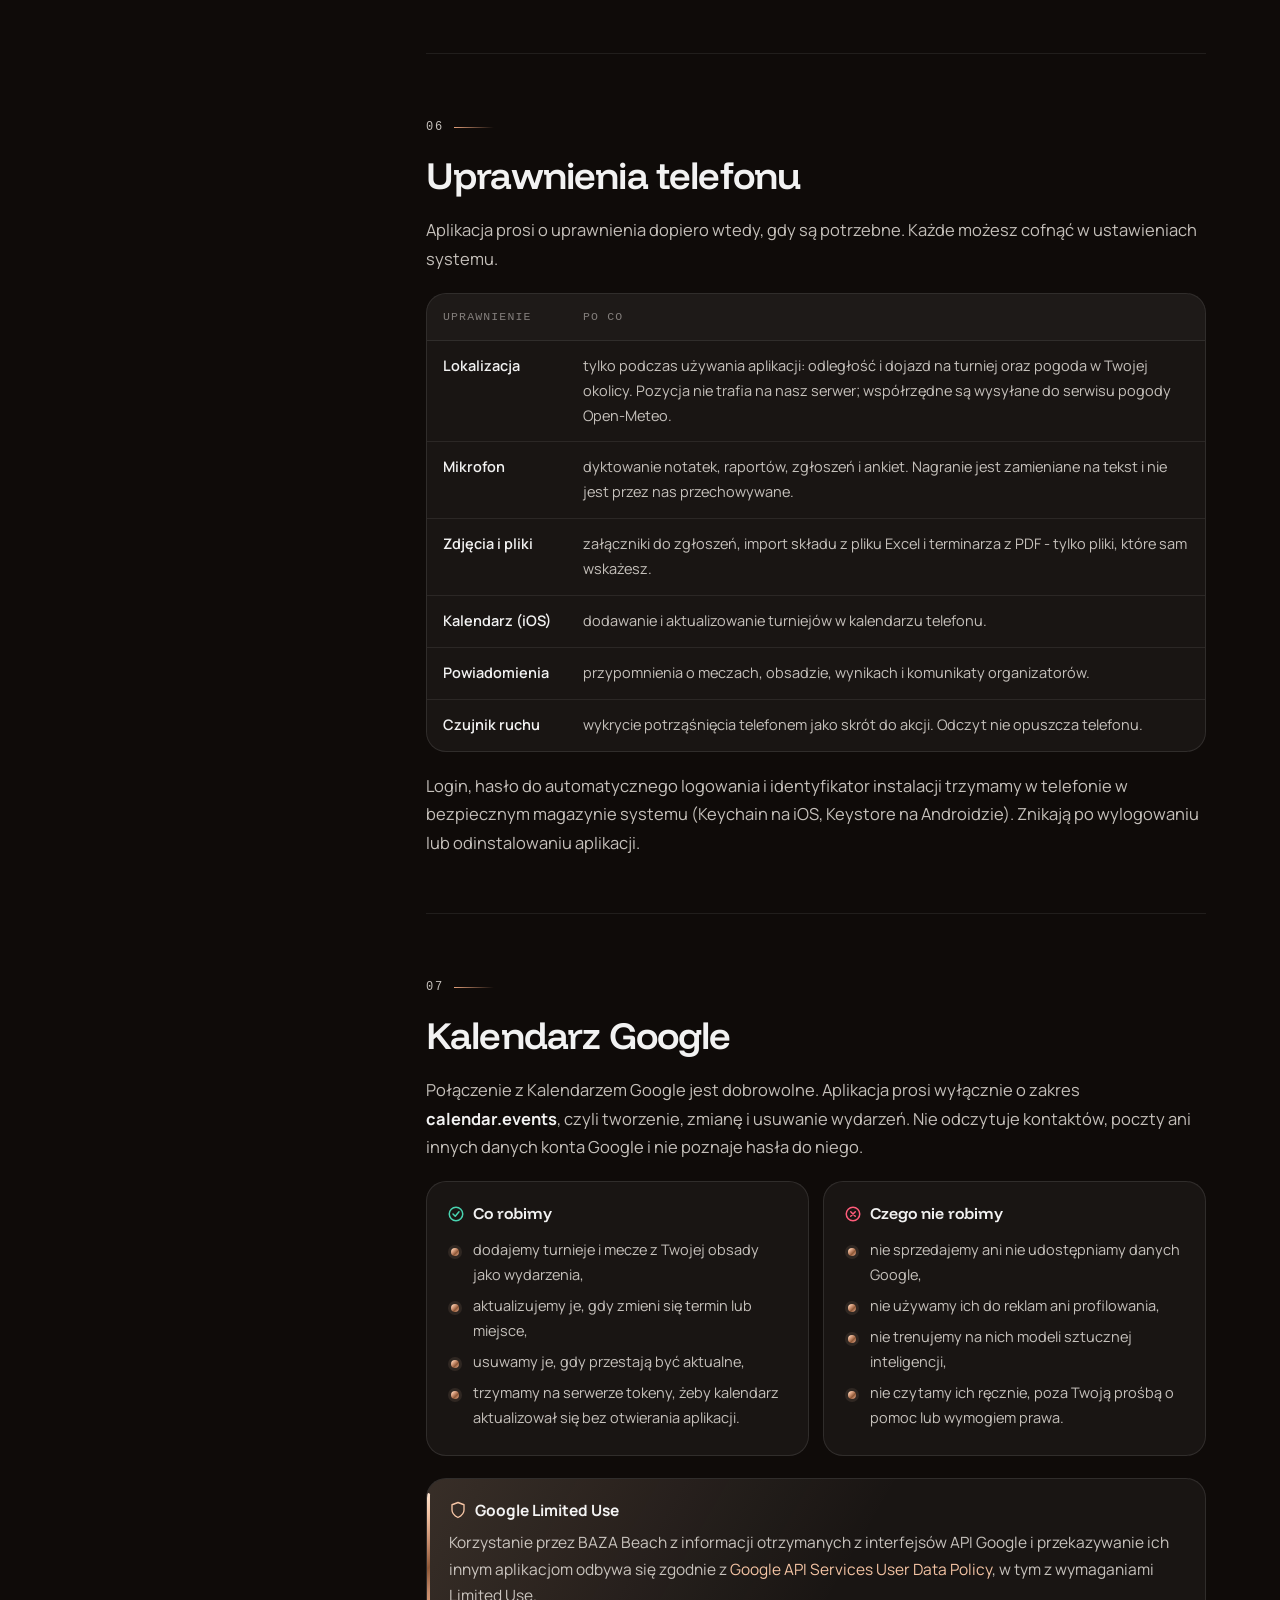
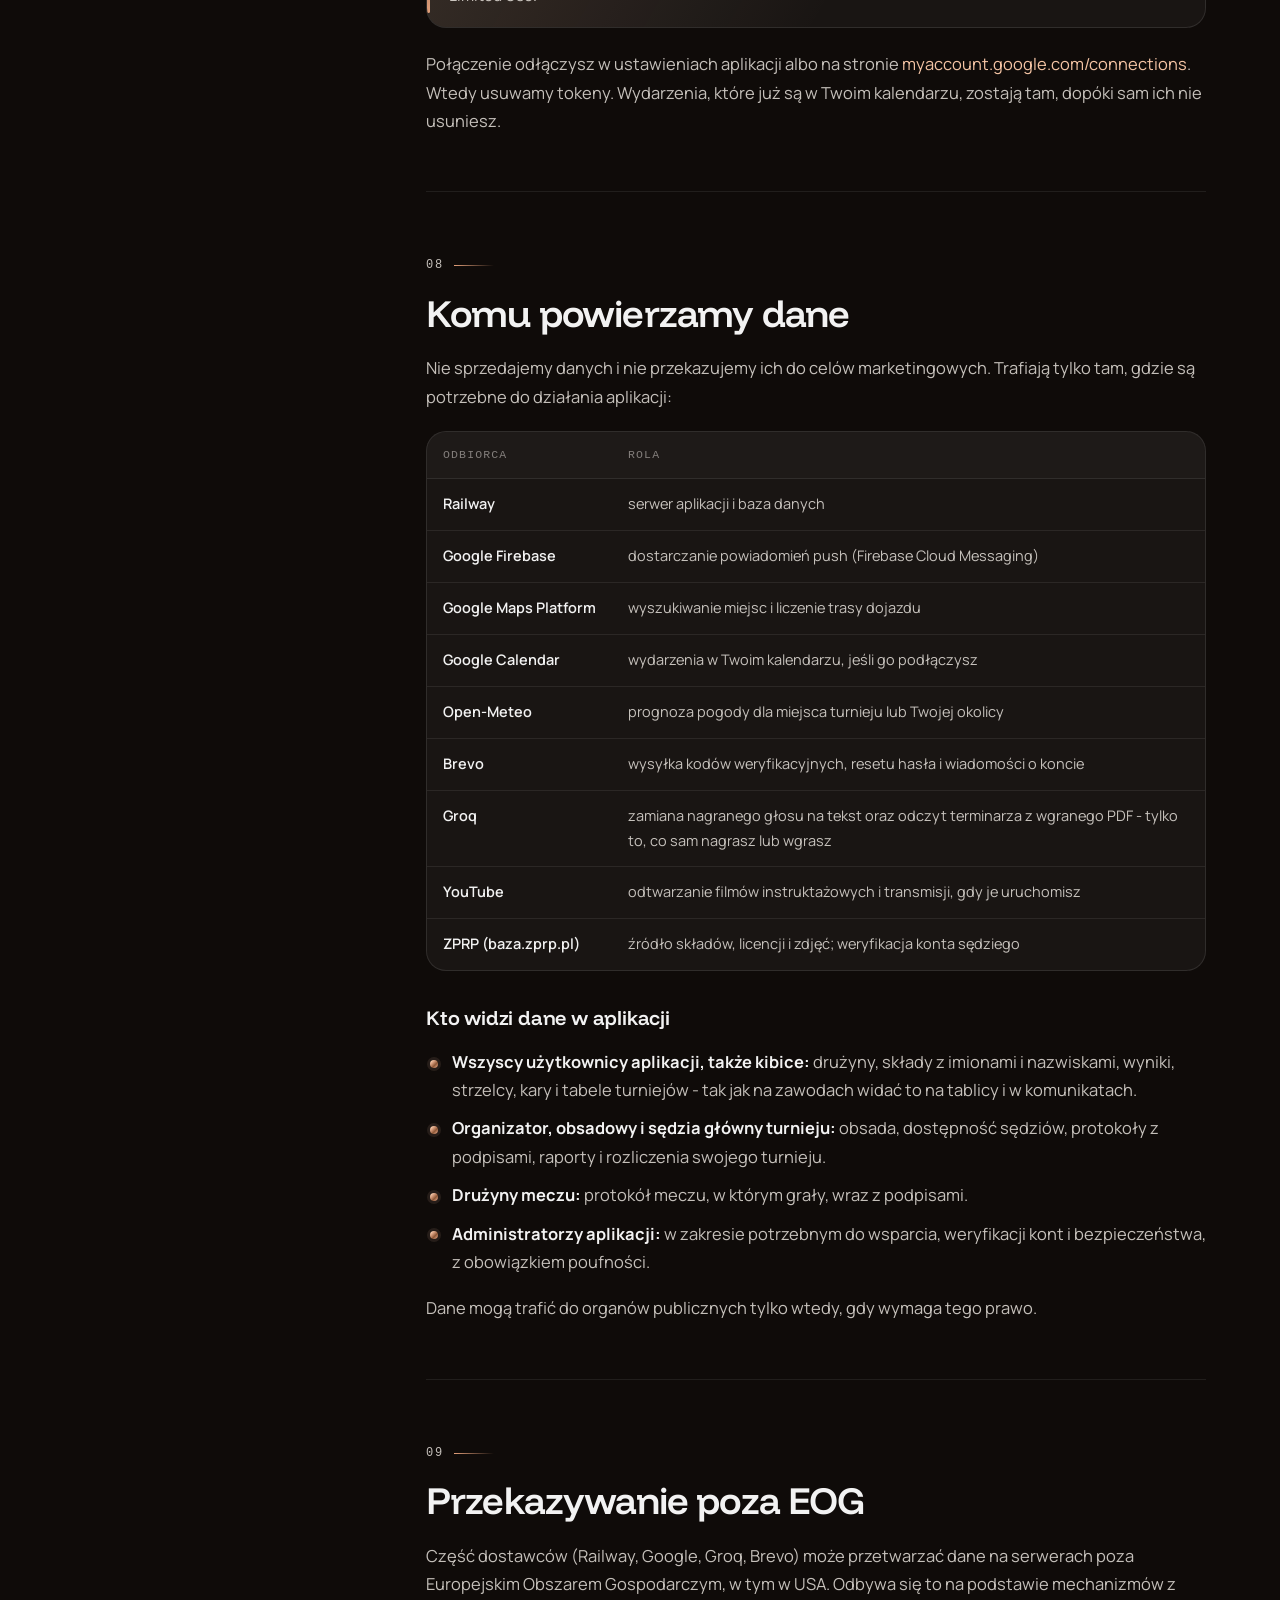
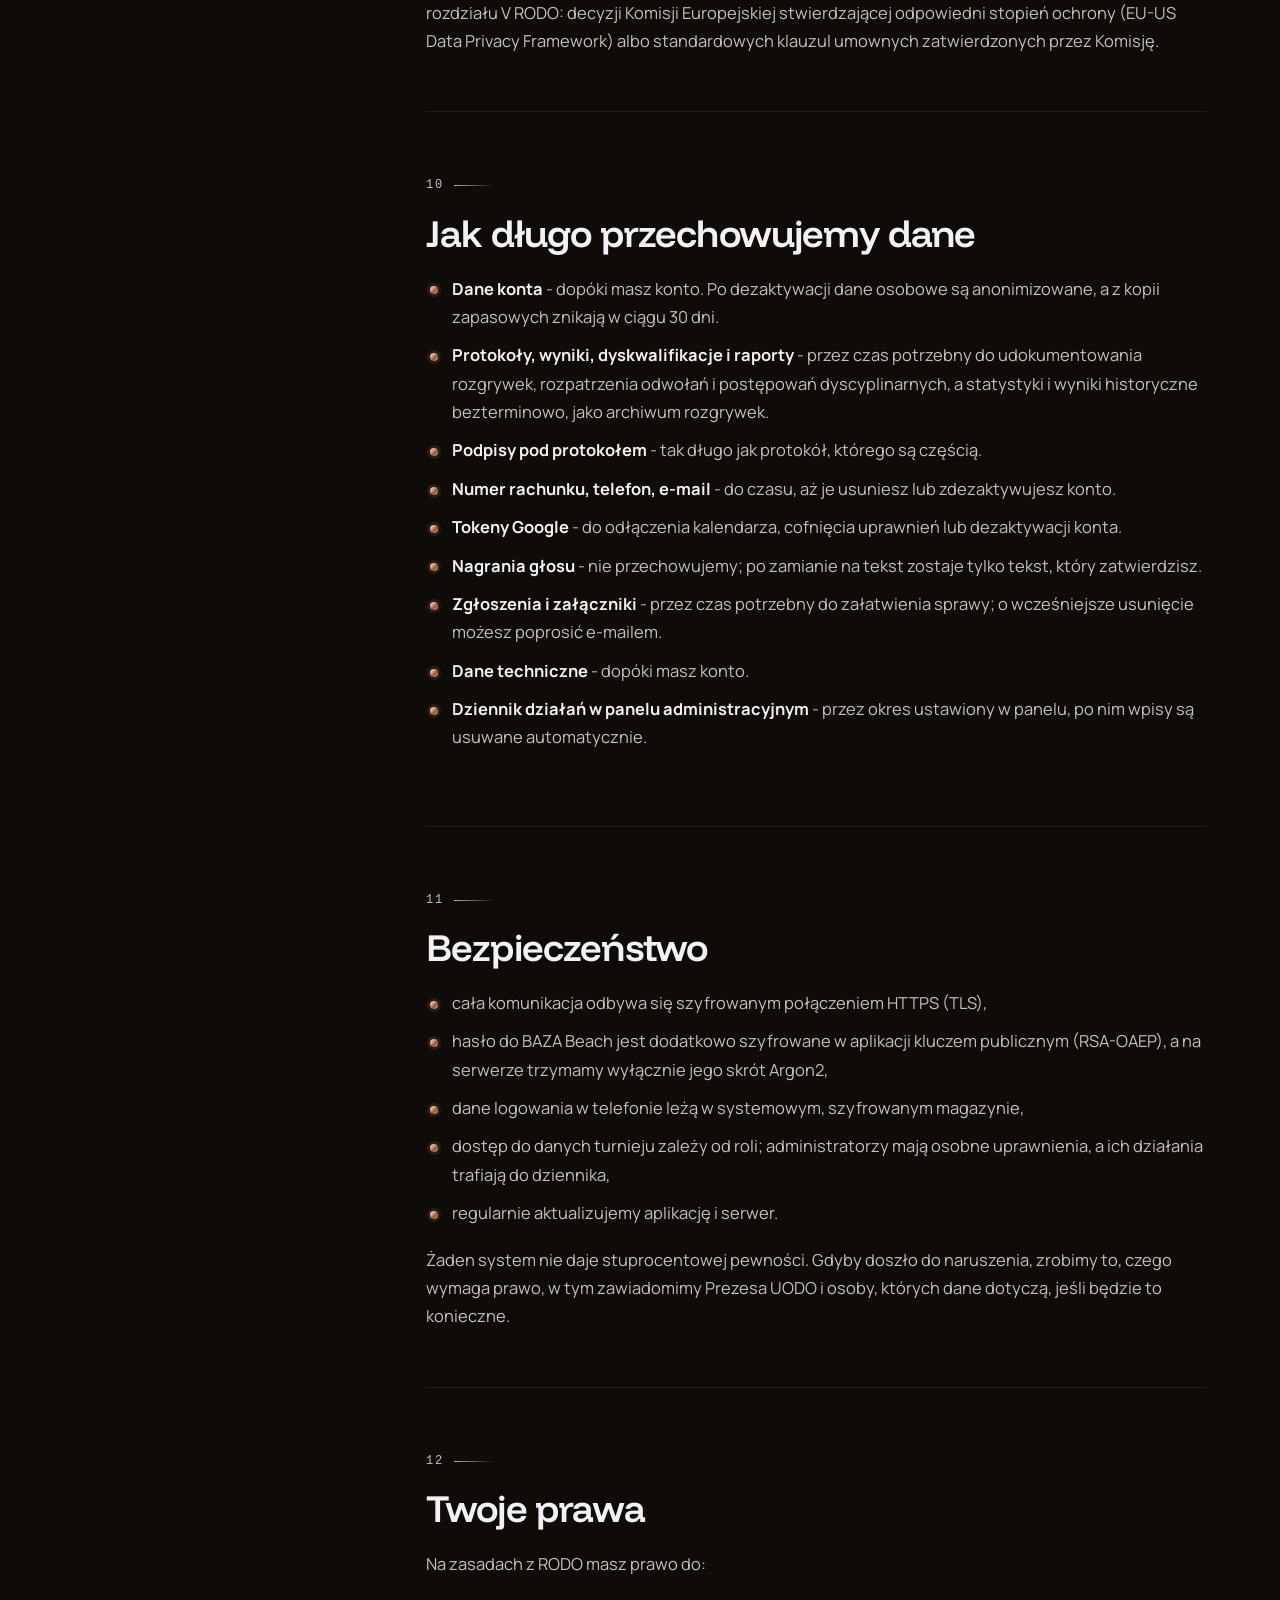
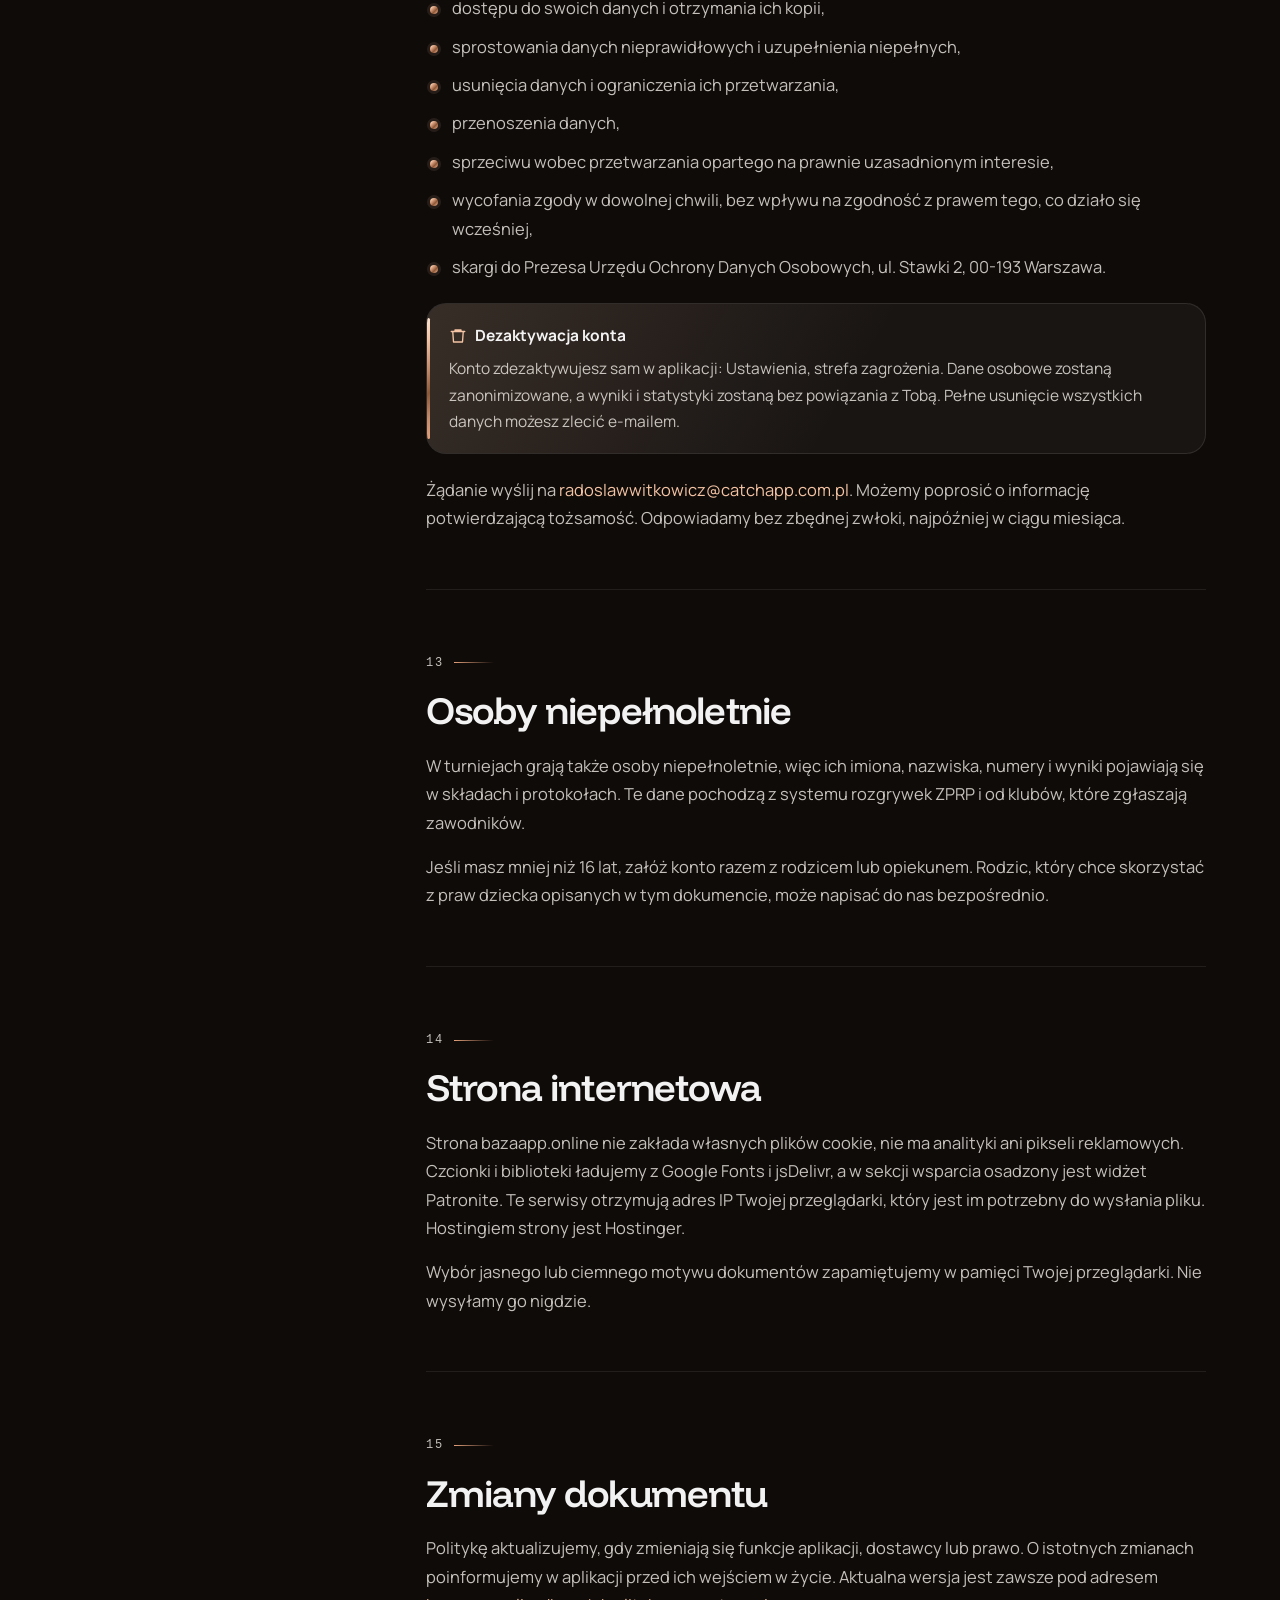
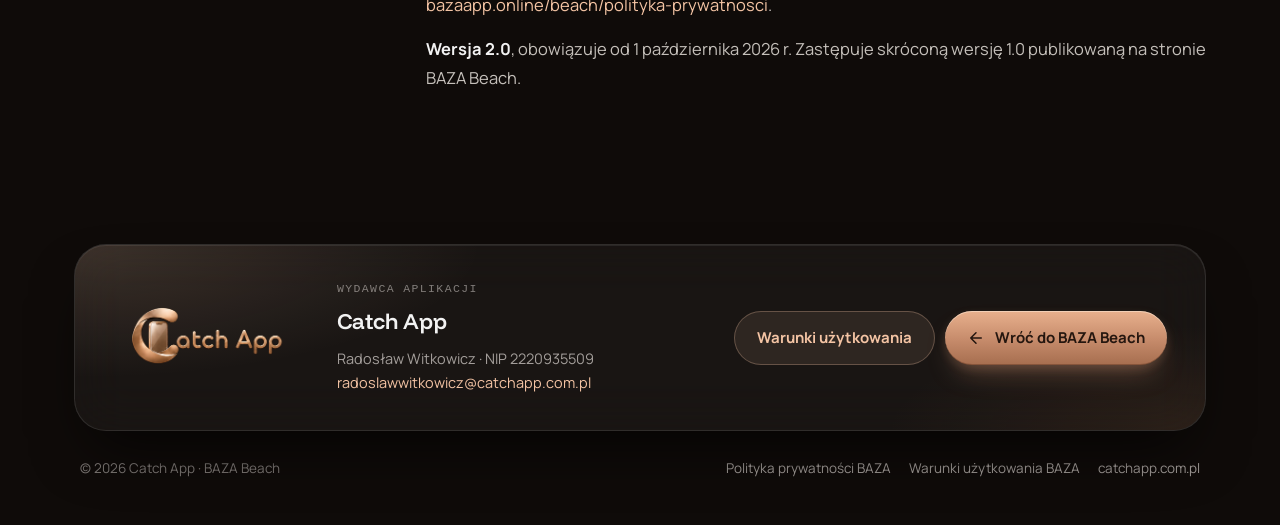
<file: beach/polityka-prywatnosci/index.html>
<!DOCTYPE html>
<html lang="pl" class="no-js">
<head>
  <meta charset="UTF-8">
  <meta name="viewport" content="width=device-width, initial-scale=1, viewport-fit=cover">
  <title>Polityka prywatności · BAZA Beach</title>
  <meta name="description" content="Polityka prywatności aplikacji BAZA Beach: jakie dane przetwarzamy, po co, komu je powierzamy, jak długo je trzymamy i jakie masz prawa. Administrator: Catch App.">
  <link rel="canonical" href="https://bazaapp.online/beach/polityka-prywatnosci/">
  <meta name="robots" content="index, follow">
  <meta name="theme-color" content="#0F0B09">
  <meta property="og:type" content="website">
  <meta property="og:locale" content="pl_PL">
  <meta property="og:title" content="Polityka prywatności · BAZA Beach">
  <meta property="og:description" content="Jakie dane przetwarza BAZA Beach, po co i jakie masz prawa.">
  <meta property="og:url" content="https://bazaapp.online/beach/polityka-prywatnosci/">
  <meta property="og:image" content="https://bazaapp.online/Grafiki/baza_beach.png">
  <link rel="icon" href="/Grafiki/legal/beach_logo.png" type="image/png">
  <script>try{if(localStorage.getItem("baza-legal-theme")==="light")document.documentElement.setAttribute("data-theme","light")}catch(e){}</script>
  <link rel="preconnect" href="https://fonts.googleapis.com">
  <link rel="preconnect" href="https://fonts.gstatic.com" crossorigin>
  <link href="https://fonts.googleapis.com/css2?family=Funnel+Display:wght@500;600;700&family=Manrope:wght@400;500;600;700&display=swap" rel="stylesheet">
  <link rel="stylesheet" href="/legal/legal.css?v=20261001">
</head>
<body>
  <a class="skip-link" href="#tresc">Przejdź do treści</a>

  <div class="bg" aria-hidden="true">
    <div class="bg-wash"></div>
    <div class="orb orb-a"></div>
    <div class="orb orb-b"></div>
    <div class="bg-vignette"></div>
    <div class="bg-grain"></div>
  </div>
  <div class="top-fade" aria-hidden="true"></div>
  <div class="progress" aria-hidden="true"></div>

  <header class="bar">
    <a class="bar-brand" href="/beach.html" aria-label="BAZA Beach - strona aplikacji">
      <img src="/Grafiki/legal/beach_logo.png" alt="" width="40" height="40">
      <span class="brand-text">BAZA Beach<small>Dokumenty prawne</small></span>
    </a>
    <nav class="doc-switch" aria-label="Dokumenty">
      <a href="/beach/polityka-prywatnosci/" aria-current="page" data-doc-link>
        <svg viewBox="0 0 24 24" fill="none" stroke="currentColor" stroke-width="1.8" stroke-linecap="round" stroke-linejoin="round" aria-hidden="true"><path d="M12 22s8-4 8-10V5l-8-3-8 3v7c0 6 8 10 8 10z"/></svg>
        <span class="label-long">Polityka prywatności</span><span class="label-short">Prywatność</span>
      </a>
      <a href="/beach/warunki-uzytkowania/" data-doc-link>
        <svg viewBox="0 0 24 24" fill="none" stroke="currentColor" stroke-width="1.8" stroke-linecap="round" stroke-linejoin="round" aria-hidden="true"><path d="M14 2H6a2 2 0 0 0-2 2v16a2 2 0 0 0 2 2h12a2 2 0 0 0 2-2V8z"/><path d="M14 2v6h6M16 13H8M16 17H8M10 9H8"/></svg>
        <span class="label-long">Warunki użytkowania</span><span class="label-short">Warunki</span>
      </a>
    </nav>
    <div class="bar-actions">
      <button class="icon-btn hide-sm" type="button" data-print aria-label="Drukuj lub zapisz jako PDF">
        <svg viewBox="0 0 24 24" fill="none" stroke="currentColor" stroke-width="1.8" stroke-linecap="round" stroke-linejoin="round" aria-hidden="true"><path d="M6 9V2h12v7"/><path d="M6 18H4a2 2 0 0 1-2-2v-5a2 2 0 0 1 2-2h16a2 2 0 0 1 2 2v5a2 2 0 0 1-2 2h-2"/><path d="M6 14h12v8H6z"/></svg>
      </button>
      <button class="icon-btn" type="button" data-theme-toggle aria-label="Włącz jasny motyw">
        <svg class="i-moon" viewBox="0 0 24 24" fill="none" stroke="currentColor" stroke-width="1.8" stroke-linecap="round" stroke-linejoin="round" aria-hidden="true"><path d="M21 12.8A9 9 0 1 1 11.2 3a7 7 0 0 0 9.8 9.8z"/></svg>
        <svg class="i-sun" viewBox="0 0 24 24" fill="none" stroke="currentColor" stroke-width="1.8" stroke-linecap="round" stroke-linejoin="round" aria-hidden="true"><circle cx="12" cy="12" r="4"/><path d="M12 2v2M12 20v2M4.9 4.9l1.4 1.4M17.7 17.7l1.4 1.4M2 12h2M20 12h2M4.9 19.1l1.4-1.4M17.7 6.3l1.4-1.4"/></svg>
      </button>
    </div>
  </header>

  <main id="tresc">
    <section class="hero wrap">
      <div class="hero-crescent" aria-hidden="true">
        <svg viewBox="0 0 400 400">
          <defs>
            <linearGradient id="cg" x1="0" y1="0" x2="1" y2="1">
              <stop offset="0" stop-color="#FBE4D2"/><stop offset=".38" stop-color="#C58A6A"/><stop offset=".66" stop-color="#8E5837"/><stop offset="1" stop-color="#E3A07A"/>
            </linearGradient>
          </defs>
          <circle cx="200" cy="200" r="196" fill="none" stroke="url(#cg)" stroke-opacity=".28" stroke-dasharray="1 9"/>
          <circle cx="200" cy="200" r="178" fill="none" stroke="url(#cg)" stroke-opacity=".18"/>
          <path fill="url(#cg)" fill-rule="evenodd" fill-opacity=".9" d="M40 200a160 160 0 1 0 320 0a160 160 0 1 0-320 0zM95 190a130 130 0 1 0 260 0a130 130 0 1 0-260 0z"/>
        </svg>
      </div>

      <p class="kicker fade-up" style="--d:60ms"><span class="dot"></span>Dokument prawny · BAZA Beach</p>
      <h1><span class="word copper-text">Polityka</span> <span class="word">prywatności</span></h1>
      <p class="lead fade-up" style="--d:520ms">
        Turniej na piasku to dużo ludzi: sędziowie, trenerzy, zawodnicy, organizatorzy i kibice.
        Ten dokument mówi wprost, jakie dane BAZA Beach o nich przetwarza, po co, komu je powierza
        i jak długo je trzyma. Bez drobnego druku.
      </p>
      <ul class="meta fade-up" style="--d:680ms" aria-label="Informacje o dokumencie">
        <li><svg viewBox="0 0 24 24" fill="none" stroke="currentColor" stroke-width="1.8" stroke-linecap="round" stroke-linejoin="round" aria-hidden="true"><rect x="3" y="4" width="18" height="18" rx="3"/><path d="M16 2v4M8 2v4M3 10h18"/></svg>Obowiązuje od <strong>1 października 2026 r.</strong></li>
        <li><svg viewBox="0 0 24 24" fill="none" stroke="currentColor" stroke-width="1.8" stroke-linecap="round" stroke-linejoin="round" aria-hidden="true"><path d="M20 7h-9M14 17H5"/><circle cx="17" cy="17" r="3"/><circle cx="7" cy="7" r="3"/></svg>Wersja <strong>2.0</strong></li>
        <li><svg viewBox="0 0 24 24" fill="none" stroke="currentColor" stroke-width="1.8" stroke-linecap="round" stroke-linejoin="round" aria-hidden="true"><circle cx="12" cy="12" r="9"/><path d="M12 7v5l3 2"/></svg>ok. <strong>9 min</strong> czytania</li>
      </ul>
      <a class="scroll-cue fade-up" style="--d:900ms" href="#w-skrocie"><span class="line" aria-hidden="true"></span>W skrócie</a>
    </section>

    <section class="tldr wrap" id="w-skrocie" aria-labelledby="tldr-h">
      <div class="tldr-head reveal">
        <h2 id="tldr-h">Najważniejsze w czterech zdaniach</h2>
        <p>Pełna treść niżej. Wiążąca jest pełna treść.</p>
      </div>
      <div class="tldr-grid">
        <article class="tile reveal">
          <div class="tile-icon"><svg viewBox="0 0 24 24" fill="none" stroke="currentColor" stroke-width="1.8" stroke-linecap="round" stroke-linejoin="round" aria-hidden="true"><path d="M3 3l18 18"/><path d="M10.6 5.1A10.6 10.6 0 0 1 12 5c7 0 10 7 10 7a17 17 0 0 1-3.2 4.2M6.6 6.6A16.6 16.6 0 0 0 2 12s3 7 10 7a9.7 9.7 0 0 0 5.4-1.6"/></svg></div>
          <h3>Zero reklam i sprzedaży</h3>
          <p>Nie sprzedajemy danych, nie profilujemy i nie pokazujemy reklam. Nie ma tu żadnej analityki zewnętrznej.</p>
        </article>
        <article class="tile reveal">
          <div class="tile-icon"><svg viewBox="0 0 24 24" fill="none" stroke="currentColor" stroke-width="1.8" stroke-linecap="round" stroke-linejoin="round" aria-hidden="true"><rect x="5" y="11" width="14" height="10" rx="2"/><path d="M8 11V7a4 4 0 0 1 8 0v4"/></svg></div>
          <h3>Hasła pod kluczem</h3>
          <p>Hasło do BAZA Beach trzymamy tylko jako skrót Argon2. Hasła do baza.zprp.pl nie zapisujemy wcale.</p>
        </article>
        <article class="tile reveal">
          <div class="tile-icon"><svg viewBox="0 0 24 24" fill="none" stroke="currentColor" stroke-width="1.8" stroke-linecap="round" stroke-linejoin="round" aria-hidden="true"><path d="M12 22s-8-4.5-8-11.8A8 8 0 0 1 12 2a8 8 0 0 1 8 8.2c0 7.3-8 11.8-8 11.8z"/><circle cx="12" cy="10" r="3"/></svg></div>
          <h3>Lokalizacja w telefonie</h3>
          <p>Twoja pozycja służy do policzenia dojazdu i pogody. Nie zapisujemy jej na naszym serwerze.</p>
        </article>
        <article class="tile reveal">
          <div class="tile-icon"><svg viewBox="0 0 24 24" fill="none" stroke="currentColor" stroke-width="1.8" stroke-linecap="round" stroke-linejoin="round" aria-hidden="true"><path d="M20 6L9 17l-5-5"/></svg></div>
          <h3>Twoje prawa, jeden adres</h3>
          <p>Dostęp, poprawka, usunięcie, sprzeciw. Wystarczy jeden e-mail, a odpowiada człowiek.</p>
        </article>
      </div>
    </section>

    <div class="layout wrap">
      <aside class="toc" aria-label="Spis treści">
        <p class="toc-title">Spis treści</p>
        <div class="toc-track">
        <span class="toc-indicator" aria-hidden="true"></span>
        <ol>
          <li><a href="#administrator"><span class="n">01</span>Administrator i kontakt</a></li>
          <li><a href="#zakres"><span class="n">02</span>Czego dotyczy dokument</a></li>
          <li><a href="#dane"><span class="n">03</span>Jakie dane przetwarzamy</a></li>
          <li><a href="#cele"><span class="n">04</span>Cele i podstawy prawne</a></li>
          <li><a href="#zprp"><span class="n">05</span>Dane z ZPRP i logowanie</a></li>
          <li><a href="#telefon"><span class="n">06</span>Uprawnienia telefonu</a></li>
          <li><a href="#google"><span class="n">07</span>Kalendarz Google</a></li>
          <li><a href="#odbiorcy"><span class="n">08</span>Komu powierzamy dane</a></li>
          <li><a href="#eog"><span class="n">09</span>Przekazywanie poza EOG</a></li>
          <li><a href="#retencja"><span class="n">10</span>Jak długo przechowujemy</a></li>
          <li><a href="#bezpieczenstwo"><span class="n">11</span>Bezpieczeństwo</a></li>
          <li><a href="#prawa"><span class="n">12</span>Twoje prawa</a></li>
          <li><a href="#dzieci"><span class="n">13</span>Osoby niepełnoletnie</a></li>
          <li><a href="#strona"><span class="n">14</span>Strona internetowa</a></li>
          <li><a href="#zmiany"><span class="n">15</span>Zmiany dokumentu</a></li>
        </ol>
        </div>
      </aside>

      <article class="doc">
        <section class="section reveal" id="administrator">
          <p class="section-num">01</p>
          <h2>Administrator i kontakt</h2>
          <p>Administratorem danych osobowych przetwarzanych w związku z aplikacją BAZA Beach jest:</p>
          <div class="controller">
            <strong>Catch App</strong>
            <span>Radosław Witkowicz, działalność prowadzona pod marką Catch App</span>
            <span>NIP 2220935509</span>
            <span>e-mail: <a href="mailto:radoslawwitkowicz@catchapp.com.pl">radoslawwitkowicz@catchapp.com.pl</a></span>
            <span>strona: <a href="https://www.catchapp.com.pl" target="_blank" rel="noopener">catchapp.com.pl</a></span>
          </div>
          <p>W dokumencie nazywamy go „Administratorem” albo po prostu „my”. Nie powołaliśmy inspektora ochrony danych. We wszystkich sprawach dotyczących danych osobowych pisz na adres powyżej.</p>
        </section>

        <section class="section reveal" id="zakres">
          <p class="section-num">02</p>
          <h2>Czego dotyczy dokument</h2>
          <p>Polityka obejmuje aplikację mobilną <strong>BAZA Beach</strong> na Androida i iOS, jej serwer oraz stronę <a href="/beach.html">bazaapp.online/beach.html</a>. Aplikacja służy do prowadzenia turniejów piłki ręcznej plażowej: obsady, składów, protokołów meczów, wyników na żywo, raportów i rozliczeń sędziowskich.</p>
          <p>Aplikacja <strong>BAZA</strong> (dla sędziów piłki ręcznej halowej) ma osobną <a href="/polityka-prywatnosci/" data-doc-link>politykę prywatności</a>.</p>
          <p>Podanie danych potrzebnych do założenia konta jest dobrowolne, ale bez nich nie da się z konta korzystać. E-mail i numer telefonu możesz pominąć.</p>
        </section>

        <section class="section reveal" id="dane">
          <p class="section-num">03</p>
          <h2>Jakie dane przetwarzamy</h2>
          <div class="table-wrap">
            <table>
              <thead><tr><th>Kategoria</th><th>Co dokładnie</th><th>Skąd</th></tr></thead>
              <tbody>
                <tr><td>Konto</td><td>imię i nazwisko, login, skrót hasła, województwo, miasto, role i odznaki (np. sędzia, trener, zawodnik, gospodarz zawodów); opcjonalnie e-mail i numer telefonu</td><td>od Ciebie</td></tr>
                <tr><td>Powiązanie z ZPRP</td><td>numer sędziego, identyfikator osoby lub zawodnika w baza.zprp.pl</td><td>od Ciebie lub z baza.zprp.pl</td></tr>
                <tr><td>Składy i drużyny</td><td>imiona i nazwiska zawodników i osób towarzyszących, numery na koszulkach, numery licencji, zdjęcia profilowe z baza.zprp.pl, data ważności badań lekarskich</td><td>z baza.zprp.pl, od trenerów i organizatorów, z importu pliku Excel</td></tr>
                <tr><td>Mecze i turnieje</td><td>przebieg meczu w protokole elektronicznym, wyniki, kary i dyskwalifikacje, tabele, protokoły PDF, raporty sędziowskie, obsada sędziowska, dostępność sędziów, głosowania MVP i ankiety</td><td>od użytkowników aplikacji</td></tr>
                <tr><td>Podpisy</td><td>odręczne podpisy złożone na ekranie pod protokołem (osoby funkcyjne drużyn, sędziowie, medyk), zapisywane jako obraz</td><td>od osoby podpisującej</td></tr>
                <tr><td>Rozliczenia</td><td>stawki, odległości dojazdu, numer rachunku bankowego podany przez sędziego do rozliczenia</td><td>od Ciebie i z wyliczeń aplikacji</td></tr>
                <tr><td>Zgłoszenia</td><td>treść wiadomości do administratora i załączone zdjęcia</td><td>od Ciebie</td></tr>
                <tr><td>Głos i pliki</td><td>nagrania dyktowanych notatek i raportów (do zamiany na tekst), pliki PDF terminarza i pliki Excel ze składem, które sam wgrywasz</td><td>od Ciebie</td></tr>
                <tr><td>Dane techniczne</td><td>identyfikator instalacji, system i wersja aplikacji, token powiadomień push, data ostatniego logowania, liczba uruchomień, dziennik działań w panelu administracyjnym</td><td>automatycznie</td></tr>
                <tr><td>Kalendarz Google</td><td>tokeny dostępu i wydarzenia turniejowe, które aplikacja tworzy w Twoim kalendarzu</td><td>od Google, po Twojej zgodzie</td></tr>
              </tbody>
            </table>
          </div>
          <div class="callout">
            <p class="callout-title"><svg viewBox="0 0 24 24" fill="none" stroke="currentColor" stroke-width="1.8" stroke-linecap="round" stroke-linejoin="round" aria-hidden="true"><circle cx="12" cy="12" r="9"/><path d="M12 8h.01M11 12h1v4h1"/></svg>Badania lekarskie</p>
            <p>O zdrowiu zawodnika wiemy tylko tyle, do kiedy ma ważne badania. Ta data pochodzi z baza.zprp.pl i służy wyłącznie do sprawdzenia dopuszczenia do gry, czego wymagają regulaminy rozgrywek. Nie przetwarzamy żadnych wyników ani opisów badań.</p>
          </div>
        </section>

        <section class="section reveal" id="cele">
          <p class="section-num">04</p>
          <h2>Cele i podstawy prawne</h2>
          <ul>
            <li><strong>Prowadzenie konta i funkcji aplikacji</strong> (turnieje, składy, protokoły, wyniki, raporty, rozliczenia) - wykonanie umowy, art. 6 ust. 1 lit. b RODO.</li>
            <li><strong>Prowadzenie dokumentacji zawodów</strong> (protokoły, dyskwalifikacje, raporty, dane zawodników w składach) - prawnie uzasadniony interes Administratora i organizatorów rozgrywek, art. 6 ust. 1 lit. f RODO. Bez tego nie da się rzetelnie rozegrać i udokumentować turnieju.</li>
            <li><strong>Data ważności badań</strong> - dopuszczenie do gry zgodnie z regulaminami rozgrywek, art. 9 ust. 2 lit. g w związku z przepisami o sporcie oraz art. 6 ust. 1 lit. f RODO.</li>
            <li><strong>Numer telefonu, e-mail, numer rachunku, kalendarz Google, nagrania głosu</strong> - Twoja dobrowolna decyzja i zgoda, art. 6 ust. 1 lit. a RODO. Możesz je w każdej chwili usunąć lub odłączyć.</li>
            <li><strong>Powiadomienia push</strong> - zgoda wyrażona w systemie telefonu, art. 6 ust. 1 lit. a RODO.</li>
            <li><strong>Bezpieczeństwo, obsługa zgłoszeń i statystyki działania aplikacji</strong> - prawnie uzasadniony interes, art. 6 ust. 1 lit. f RODO.</li>
            <li><strong>Obowiązki prawne oraz obrona przed roszczeniami</strong> - art. 6 ust. 1 lit. c i f RODO.</li>
          </ul>
          <p>Nie podejmujemy wobec Ciebie decyzji opartych wyłącznie na zautomatyzowanym przetwarzaniu, które wywoływałyby skutki prawne. Nie profilujemy.</p>
        </section>

        <section class="section reveal" id="zprp">
          <p class="section-num">05</p>
          <h2>Dane z ZPRP i logowanie</h2>
          <p>BAZA Beach jest niezależnym narzędziem, ale korzysta z danych systemu baza.zprp.pl Związku Piłki Ręcznej w Polsce: składów, drużyn, zdjęć i numerów licencji. Serwer aplikacji synchronizuje te dane, żeby sędzia i organizator mieli je pod ręką także bez zasięgu.</p>
          <h3>Weryfikacja sędziego przez konto ZPRP</h3>
          <p>Jeśli potwierdzasz, że jesteś sędzią, logując się kontem baza.zprp.pl, login i hasło trafiają szyfrowanym połączeniem do naszego serwera, który loguje się nimi do baza.zprp.pl wyłącznie po to, żeby odczytać Twój numer sędziego. <strong>Hasła do baza.zprp.pl nie zapisujemy</strong> na serwerze. Zamiast tego możesz złożyć wniosek o ręczną weryfikację.</p>
          <p>Trenerzy i zawodnicy wskazują siebie w składzie drużyny i składają wniosek o weryfikację - bez logowania do ZPRP.</p>
        </section>

        <section class="section reveal" id="telefon">
          <p class="section-num">06</p>
          <h2>Uprawnienia telefonu</h2>
          <p>Aplikacja prosi o uprawnienia dopiero wtedy, gdy są potrzebne. Każde możesz cofnąć w ustawieniach systemu.</p>
          <div class="table-wrap">
            <table>
              <thead><tr><th>Uprawnienie</th><th>Po co</th></tr></thead>
              <tbody>
                <tr><td>Lokalizacja</td><td>tylko podczas używania aplikacji: odległość i dojazd na turniej oraz pogoda w Twojej okolicy. Pozycja nie trafia na nasz serwer; współrzędne są wysyłane do serwisu pogody Open-Meteo.</td></tr>
                <tr><td>Mikrofon</td><td>dyktowanie notatek, raportów, zgłoszeń i ankiet. Nagranie jest zamieniane na tekst i nie jest przez nas przechowywane.</td></tr>
                <tr><td>Zdjęcia i pliki</td><td>załączniki do zgłoszeń, import składu z pliku Excel i terminarza z PDF - tylko pliki, które sam wskażesz.</td></tr>
                <tr><td>Kalendarz (iOS)</td><td>dodawanie i aktualizowanie turniejów w kalendarzu telefonu.</td></tr>
                <tr><td>Powiadomienia</td><td>przypomnienia o meczach, obsadzie, wynikach i komunikaty organizatorów.</td></tr>
                <tr><td>Czujnik ruchu</td><td>wykrycie potrząśnięcia telefonem jako skrót do akcji. Odczyt nie opuszcza telefonu.</td></tr>
              </tbody>
            </table>
          </div>
          <p>Login, hasło do automatycznego logowania i identyfikator instalacji trzymamy w telefonie w bezpiecznym magazynie systemu (Keychain na iOS, Keystore na Androidzie). Znikają po wylogowaniu lub odinstalowaniu aplikacji.</p>
        </section>

        <section class="section reveal" id="google">
          <p class="section-num">07</p>
          <h2>Kalendarz Google</h2>
          <p>Połączenie z Kalendarzem Google jest dobrowolne. Aplikacja prosi wyłącznie o zakres <strong>calendar.events</strong>, czyli tworzenie, zmianę i usuwanie wydarzeń. Nie odczytuje kontaktów, poczty ani innych danych konta Google i nie poznaje hasła do niego.</p>
          <div class="pair">
            <div class="yes">
              <h4><svg viewBox="0 0 24 24" fill="none" stroke="currentColor" stroke-width="2" stroke-linecap="round" stroke-linejoin="round" aria-hidden="true"><circle cx="12" cy="12" r="9"/><path d="M8 12l3 3 5-6"/></svg>Co robimy</h4>
              <ul>
                <li>dodajemy turnieje i mecze z Twojej obsady jako wydarzenia,</li>
                <li>aktualizujemy je, gdy zmieni się termin lub miejsce,</li>
                <li>usuwamy je, gdy przestają być aktualne,</li>
                <li>trzymamy na serwerze tokeny, żeby kalendarz aktualizował się bez otwierania aplikacji.</li>
              </ul>
            </div>
            <div class="no">
              <h4><svg viewBox="0 0 24 24" fill="none" stroke="currentColor" stroke-width="2" stroke-linecap="round" stroke-linejoin="round" aria-hidden="true"><circle cx="12" cy="12" r="9"/><path d="M15 9l-6 6M9 9l6 6"/></svg>Czego nie robimy</h4>
              <ul>
                <li>nie sprzedajemy ani nie udostępniamy danych Google,</li>
                <li>nie używamy ich do reklam ani profilowania,</li>
                <li>nie trenujemy na nich modeli sztucznej inteligencji,</li>
                <li>nie czytamy ich ręcznie, poza Twoją prośbą o pomoc lub wymogiem prawa.</li>
              </ul>
            </div>
          </div>
          <div class="callout">
            <p class="callout-title"><svg viewBox="0 0 24 24" fill="none" stroke="currentColor" stroke-width="1.8" stroke-linecap="round" stroke-linejoin="round" aria-hidden="true"><path d="M12 22s8-4 8-10V5l-8-3-8 3v7c0 6 8 10 8 10z"/></svg>Google Limited Use</p>
            <p>Korzystanie przez BAZA Beach z informacji otrzymanych z interfejsów API Google i przekazywanie ich innym aplikacjom odbywa się zgodnie z <a href="https://developers.google.com/terms/api-services-user-data-policy" target="_blank" rel="noopener">Google API Services User Data Policy</a>, w tym z wymaganiami Limited Use.</p>
          </div>
          <p>Połączenie odłączysz w ustawieniach aplikacji albo na stronie <a href="https://myaccount.google.com/connections" target="_blank" rel="noopener">myaccount.google.com/connections</a>. Wtedy usuwamy tokeny. Wydarzenia, które już są w Twoim kalendarzu, zostają tam, dopóki sam ich nie usuniesz.</p>
        </section>

        <section class="section reveal" id="odbiorcy">
          <p class="section-num">08</p>
          <h2>Komu powierzamy dane</h2>
          <p>Nie sprzedajemy danych i nie przekazujemy ich do celów marketingowych. Trafiają tylko tam, gdzie są potrzebne do działania aplikacji:</p>
          <div class="table-wrap">
            <table>
              <thead><tr><th>Odbiorca</th><th>Rola</th></tr></thead>
              <tbody>
                <tr><td>Railway</td><td>serwer aplikacji i baza danych</td></tr>
                <tr><td>Google Firebase</td><td>dostarczanie powiadomień push (Firebase Cloud Messaging)</td></tr>
                <tr><td>Google Maps Platform</td><td>wyszukiwanie miejsc i liczenie trasy dojazdu</td></tr>
                <tr><td>Google Calendar</td><td>wydarzenia w Twoim kalendarzu, jeśli go podłączysz</td></tr>
                <tr><td>Open-Meteo</td><td>prognoza pogody dla miejsca turnieju lub Twojej okolicy</td></tr>
                <tr><td>Brevo</td><td>wysyłka kodów weryfikacyjnych, resetu hasła i wiadomości o koncie</td></tr>
                <tr><td>Groq</td><td>zamiana nagranego głosu na tekst oraz odczyt terminarza z wgranego PDF - tylko to, co sam nagrasz lub wgrasz</td></tr>
                <tr><td>YouTube</td><td>odtwarzanie filmów instruktażowych i transmisji, gdy je uruchomisz</td></tr>
                <tr><td>ZPRP (baza.zprp.pl)</td><td>źródło składów, licencji i zdjęć; weryfikacja konta sędziego</td></tr>
              </tbody>
            </table>
          </div>
          <h3>Kto widzi dane w aplikacji</h3>
          <ul>
            <li><strong>Wszyscy użytkownicy aplikacji, także kibice:</strong> drużyny, składy z imionami i nazwiskami, wyniki, strzelcy, kary i tabele turniejów - tak jak na zawodach widać to na tablicy i w komunikatach.</li>
            <li><strong>Organizator, obsadowy i sędzia główny turnieju:</strong> obsada, dostępność sędziów, protokoły z podpisami, raporty i rozliczenia swojego turnieju.</li>
            <li><strong>Drużyny meczu:</strong> protokół meczu, w którym grały, wraz z podpisami.</li>
            <li><strong>Administratorzy aplikacji:</strong> w zakresie potrzebnym do wsparcia, weryfikacji kont i bezpieczeństwa, z obowiązkiem poufności.</li>
          </ul>
          <p>Dane mogą trafić do organów publicznych tylko wtedy, gdy wymaga tego prawo.</p>
        </section>

        <section class="section reveal" id="eog">
          <p class="section-num">09</p>
          <h2>Przekazywanie poza EOG</h2>
          <p>Część dostawców (Railway, Google, Groq, Brevo) może przetwarzać dane na serwerach poza Europejskim Obszarem Gospodarczym, w tym w USA. Odbywa się to na podstawie mechanizmów z rozdziału V RODO: decyzji Komisji Europejskiej stwierdzającej odpowiedni stopień ochrony (EU-US Data Privacy Framework) albo standardowych klauzul umownych zatwierdzonych przez Komisję.</p>
        </section>

        <section class="section reveal" id="retencja">
          <p class="section-num">10</p>
          <h2>Jak długo przechowujemy dane</h2>
          <ul>
            <li><strong>Dane konta</strong> - dopóki masz konto. Po dezaktywacji dane osobowe są anonimizowane, a z kopii zapasowych znikają w ciągu 30 dni.</li>
            <li><strong>Protokoły, wyniki, dyskwalifikacje i raporty</strong> - przez czas potrzebny do udokumentowania rozgrywek, rozpatrzenia odwołań i postępowań dyscyplinarnych, a statystyki i wyniki historyczne bezterminowo, jako archiwum rozgrywek.</li>
            <li><strong>Podpisy pod protokołem</strong> - tak długo jak protokół, którego są częścią.</li>
            <li><strong>Numer rachunku, telefon, e-mail</strong> - do czasu, aż je usuniesz lub zdezaktywujesz konto.</li>
            <li><strong>Tokeny Google</strong> - do odłączenia kalendarza, cofnięcia uprawnień lub dezaktywacji konta.</li>
            <li><strong>Nagrania głosu</strong> - nie przechowujemy; po zamianie na tekst zostaje tylko tekst, który zatwierdzisz.</li>
            <li><strong>Zgłoszenia i załączniki</strong> - przez czas potrzebny do załatwienia sprawy; o wcześniejsze usunięcie możesz poprosić e-mailem.</li>
            <li><strong>Dane techniczne</strong> - dopóki masz konto.</li>
            <li><strong>Dziennik działań w panelu administracyjnym</strong> - przez okres ustawiony w panelu, po nim wpisy są usuwane automatycznie.</li>
          </ul>
        </section>

        <section class="section reveal" id="bezpieczenstwo">
          <p class="section-num">11</p>
          <h2>Bezpieczeństwo</h2>
          <ul>
            <li>cała komunikacja odbywa się szyfrowanym połączeniem HTTPS (TLS),</li>
            <li>hasło do BAZA Beach jest dodatkowo szyfrowane w aplikacji kluczem publicznym (RSA-OAEP), a na serwerze trzymamy wyłącznie jego skrót Argon2,</li>
            <li>dane logowania w telefonie leżą w systemowym, szyfrowanym magazynie,</li>
            <li>dostęp do danych turnieju zależy od roli; administratorzy mają osobne uprawnienia, a ich działania trafiają do dziennika,</li>
            <li>regularnie aktualizujemy aplikację i serwer.</li>
          </ul>
          <p>Żaden system nie daje stuprocentowej pewności. Gdyby doszło do naruszenia, zrobimy to, czego wymaga prawo, w tym zawiadomimy Prezesa UODO i osoby, których dane dotyczą, jeśli będzie to konieczne.</p>
        </section>

        <section class="section reveal" id="prawa">
          <p class="section-num">12</p>
          <h2>Twoje prawa</h2>
          <p>Na zasadach z RODO masz prawo do:</p>
          <ul>
            <li>dostępu do swoich danych i otrzymania ich kopii,</li>
            <li>sprostowania danych nieprawidłowych i uzupełnienia niepełnych,</li>
            <li>usunięcia danych i ograniczenia ich przetwarzania,</li>
            <li>przenoszenia danych,</li>
            <li>sprzeciwu wobec przetwarzania opartego na prawnie uzasadnionym interesie,</li>
            <li>wycofania zgody w dowolnej chwili, bez wpływu na zgodność z prawem tego, co działo się wcześniej,</li>
            <li>skargi do Prezesa Urzędu Ochrony Danych Osobowych, ul. Stawki 2, 00-193 Warszawa.</li>
          </ul>
          <div class="callout">
            <p class="callout-title"><svg viewBox="0 0 24 24" fill="none" stroke="currentColor" stroke-width="1.8" stroke-linecap="round" stroke-linejoin="round" aria-hidden="true"><path d="M3 6h18M8 6V4h8v2M19 6l-1 14H6L5 6"/></svg>Dezaktywacja konta</p>
            <p>Konto zdezaktywujesz sam w aplikacji: Ustawienia, strefa zagrożenia. Dane osobowe zostaną zanonimizowane, a wyniki i statystyki zostaną bez powiązania z Tobą. Pełne usunięcie wszystkich danych możesz zlecić e-mailem.</p>
          </div>
          <p>Żądanie wyślij na <a href="mailto:radoslawwitkowicz@catchapp.com.pl">radoslawwitkowicz@catchapp.com.pl</a>. Możemy poprosić o informację potwierdzającą tożsamość. Odpowiadamy bez zbędnej zwłoki, najpóźniej w ciągu miesiąca.</p>
        </section>

        <section class="section reveal" id="dzieci">
          <p class="section-num">13</p>
          <h2>Osoby niepełnoletnie</h2>
          <p>W turniejach grają także osoby niepełnoletnie, więc ich imiona, nazwiska, numery i wyniki pojawiają się w składach i protokołach. Te dane pochodzą z systemu rozgrywek ZPRP i od klubów, które zgłaszają zawodników.</p>
          <p>Jeśli masz mniej niż 16 lat, załóż konto razem z rodzicem lub opiekunem. Rodzic, który chce skorzystać z praw dziecka opisanych w tym dokumencie, może napisać do nas bezpośrednio.</p>
        </section>

        <section class="section reveal" id="strona">
          <p class="section-num">14</p>
          <h2>Strona internetowa</h2>
          <p>Strona bazaapp.online nie zakłada własnych plików cookie, nie ma analityki ani pikseli reklamowych. Czcionki i biblioteki ładujemy z Google Fonts i jsDelivr, a w sekcji wsparcia osadzony jest widżet Patronite. Te serwisy otrzymują adres IP Twojej przeglądarki, który jest im potrzebny do wysłania pliku. Hostingiem strony jest Hostinger.</p>
          <p>Wybór jasnego lub ciemnego motywu dokumentów zapamiętujemy w pamięci Twojej przeglądarki. Nie wysyłamy go nigdzie.</p>
        </section>

        <section class="section reveal" id="zmiany">
          <p class="section-num">15</p>
          <h2>Zmiany dokumentu</h2>
          <p>Politykę aktualizujemy, gdy zmieniają się funkcje aplikacji, dostawcy lub prawo. O istotnych zmianach poinformujemy w aplikacji przed ich wejściem w życie. Aktualna wersja jest zawsze pod adresem <a href="https://bazaapp.online/beach/polityka-prywatnosci/">bazaapp.online/beach/polityka-prywatnosci</a>.</p>
          <p><strong>Wersja 2.0</strong>, obowiązuje od 1 października 2026 r. Zastępuje skróconą wersję 1.0 publikowaną na stronie BAZA Beach.</p>
        </section>
      </article>
    </div>

    <footer class="doc-footer wrap">
      <div class="publisher reveal">
        <a class="publisher-logo" href="https://www.catchapp.com.pl" target="_blank" rel="noopener" aria-label="Catch App">
          <img src="/Grafiki/legal/catchapp_wordmark.png" alt="Catch App" width="190" height="93">
        </a>
        <div>
          <p class="publisher-label">Wydawca aplikacji</p>
          <p class="publisher-name">Catch App</p>
          <p class="publisher-data">Radosław Witkowicz · NIP 2220935509<br><a href="mailto:radoslawwitkowicz@catchapp.com.pl">radoslawwitkowicz@catchapp.com.pl</a></p>
        </div>
        <div class="publisher-actions">
          <a class="btn btn-ghost" href="/beach/warunki-uzytkowania/" data-doc-link>Warunki użytkowania</a>
          <a class="btn btn-primary" href="/beach.html">
            <svg viewBox="0 0 24 24" fill="none" stroke="currentColor" stroke-width="2" stroke-linecap="round" stroke-linejoin="round" aria-hidden="true"><path d="M19 12H5M12 19l-7-7 7-7"/></svg>
            Wróć do BAZA Beach
          </a>
        </div>
      </div>
      <div class="footer-links">
        <span>© 2026 Catch App · BAZA Beach</span>
        <nav aria-label="Pozostałe dokumenty">
          <a href="/polityka-prywatnosci/">Polityka prywatności BAZA</a>
          <a href="/warunki-uzytkowania/">Warunki użytkowania BAZA</a>
          <a href="https://www.catchapp.com.pl" target="_blank" rel="noopener">catchapp.com.pl</a>
        </nav>
      </div>
    </footer>
  </main>

  <button class="toc-fab" type="button" aria-haspopup="dialog" aria-expanded="false" aria-controls="sheet">
    <span class="ring" aria-hidden="true"><svg viewBox="0 0 30 30"><circle class="track" cx="15" cy="15" r="13"/><circle class="val" cx="15" cy="15" r="13"/></svg><span>00</span></span>
    <span class="fab-label">Spis treści</span>
  </button>
  <div class="sheet-backdrop" aria-hidden="true"></div>
  <div class="sheet" id="sheet" role="dialog" aria-modal="true" aria-label="Spis treści" aria-hidden="true">
    <div class="sheet-grab" aria-hidden="true"></div>
    <p class="toc-title">Spis treści</p>
    <ol></ol>
  </div>

  <div class="toast" role="status" aria-live="polite">
    <svg viewBox="0 0 24 24" fill="none" stroke="currentColor" stroke-width="2" stroke-linecap="round" stroke-linejoin="round" aria-hidden="true"><circle cx="12" cy="12" r="9"/><path d="M8 12l3 3 5-6"/></svg>
    <span></span>
  </div>

  <script src="/legal/legal.js?v=20261001" defer></script>
</body>
</html>
</file>
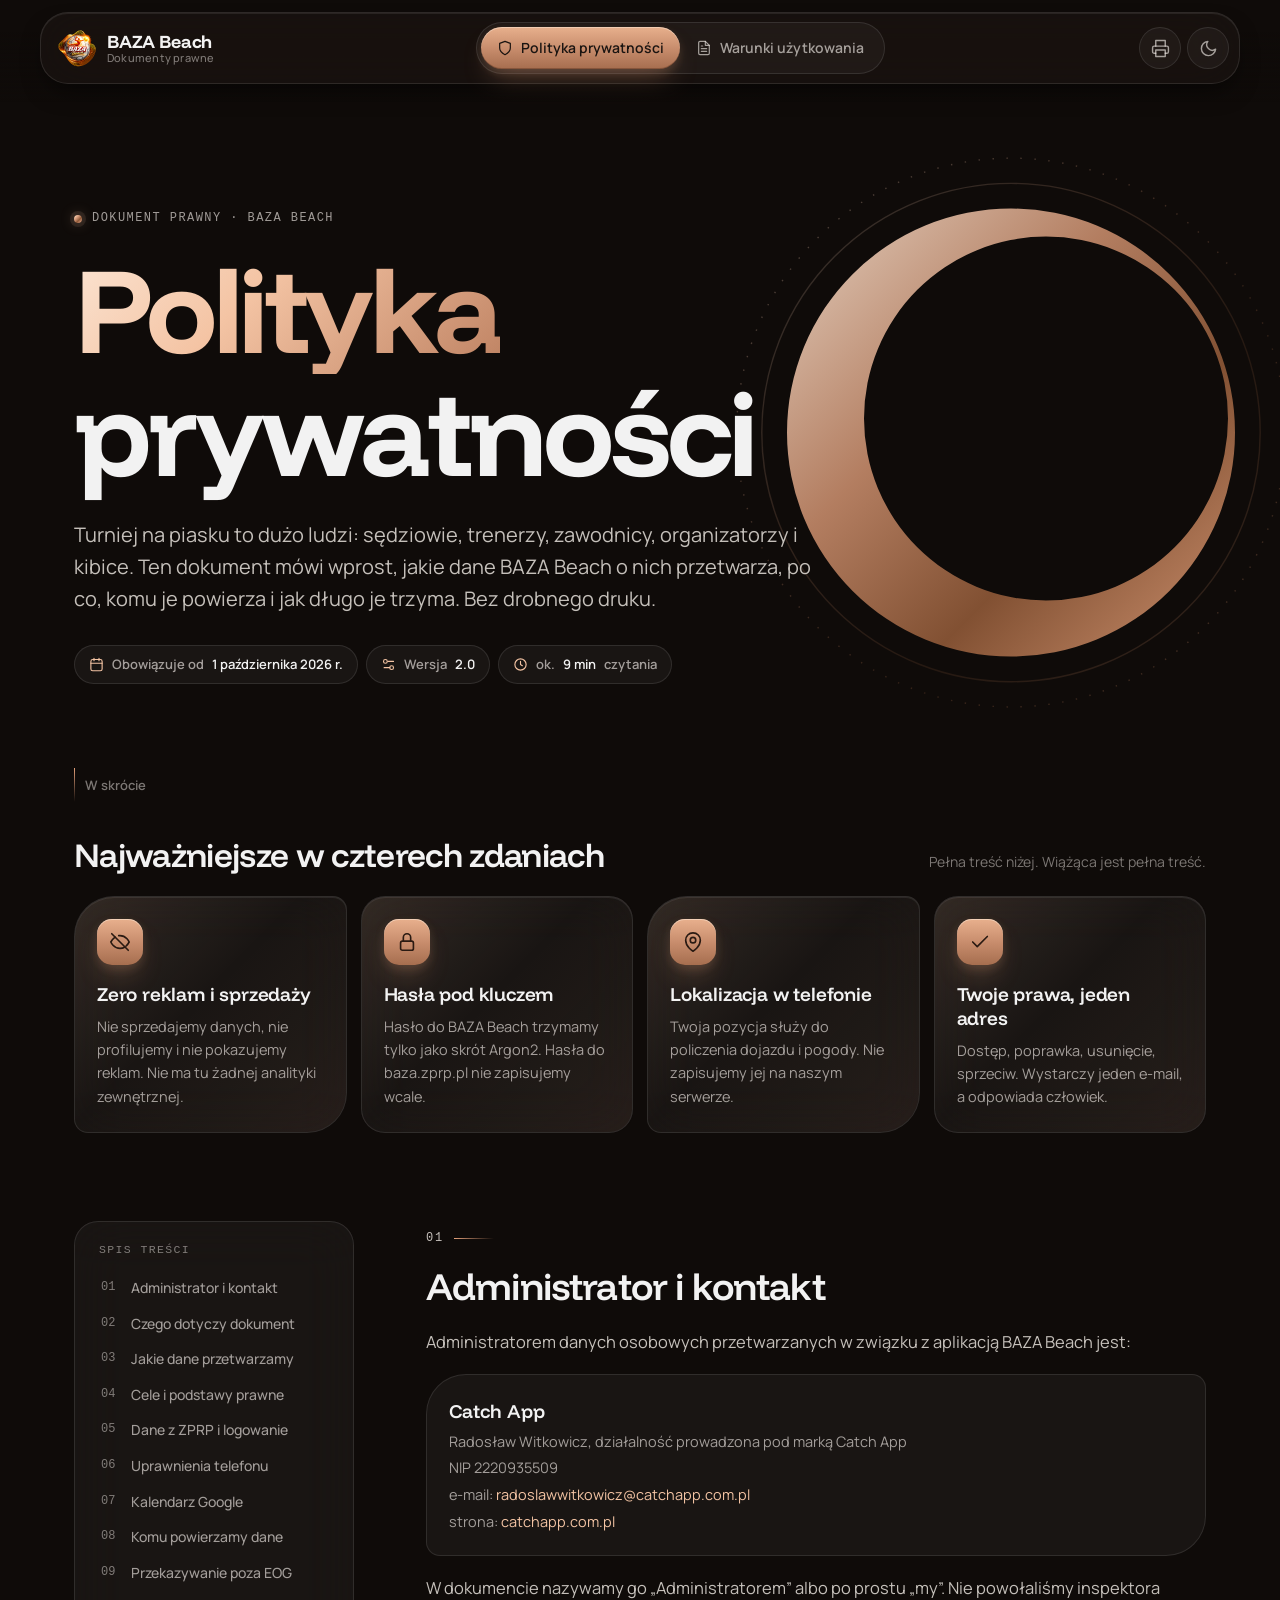
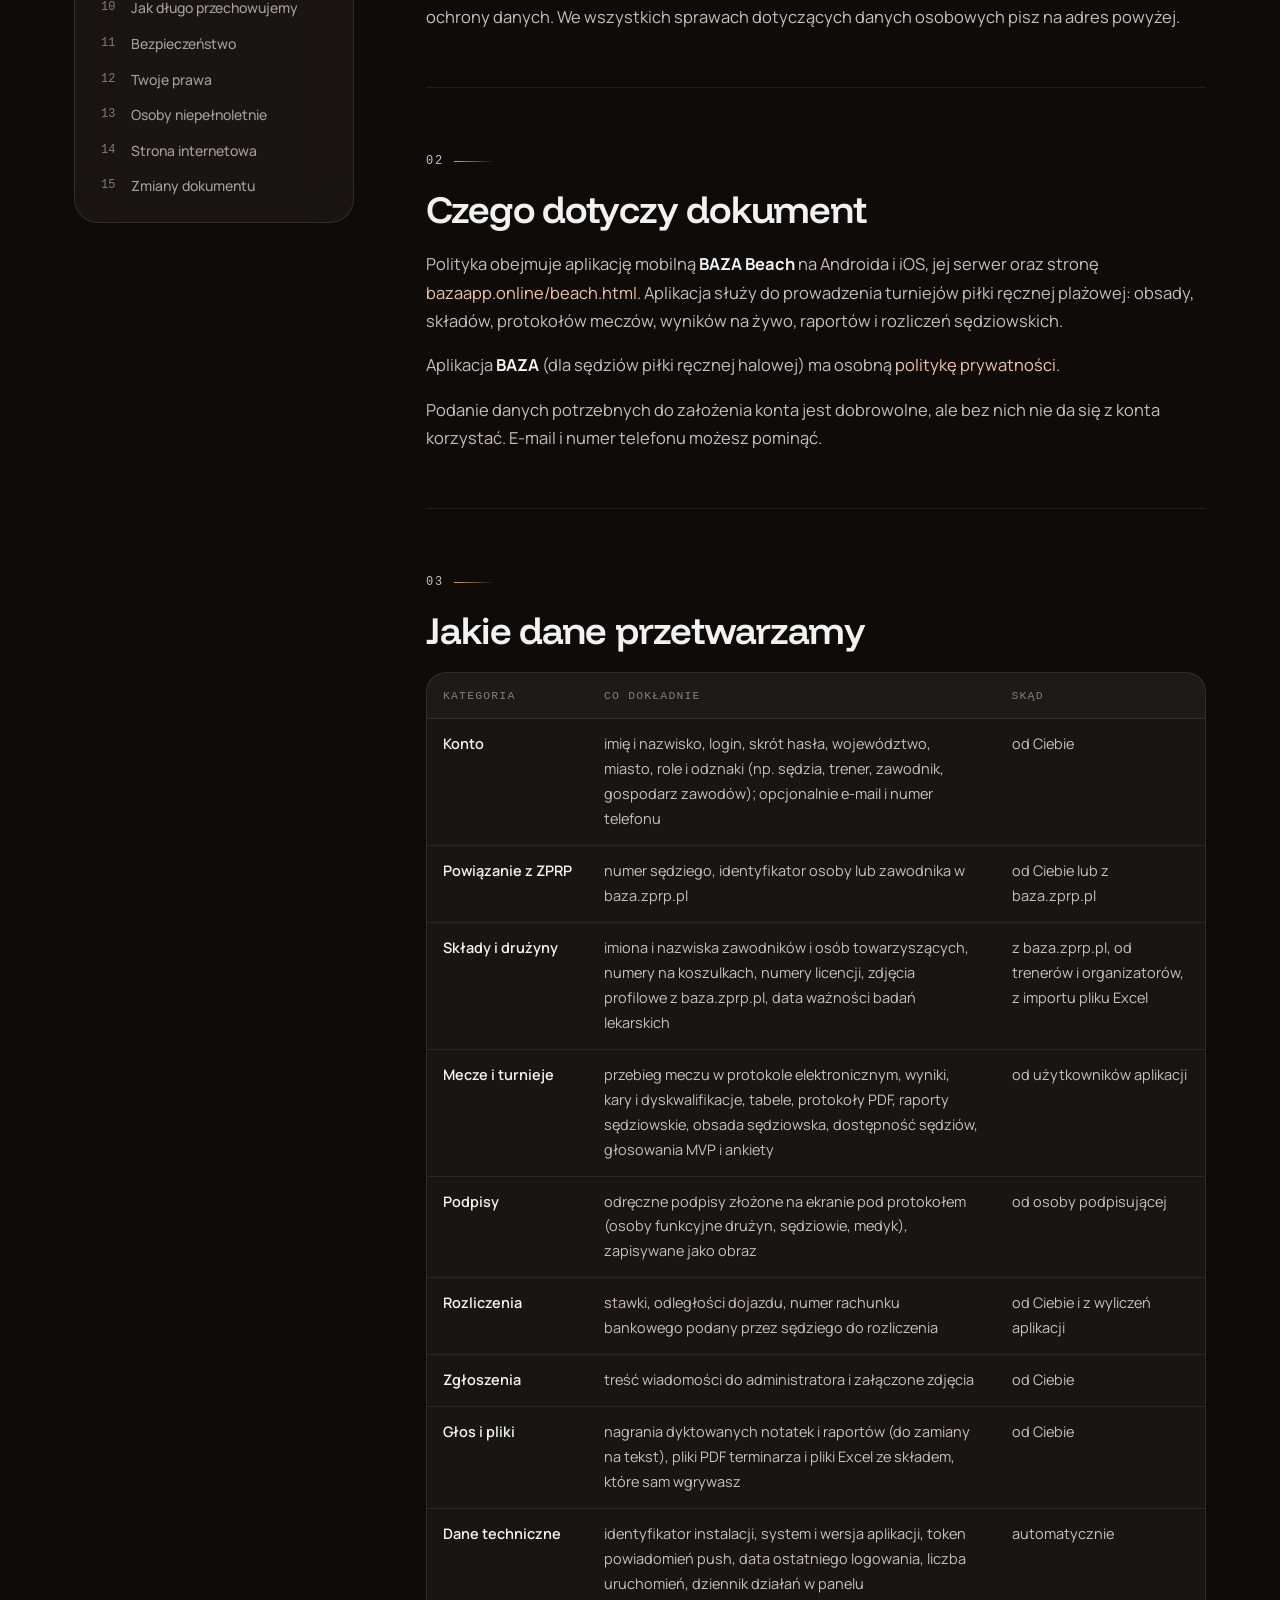
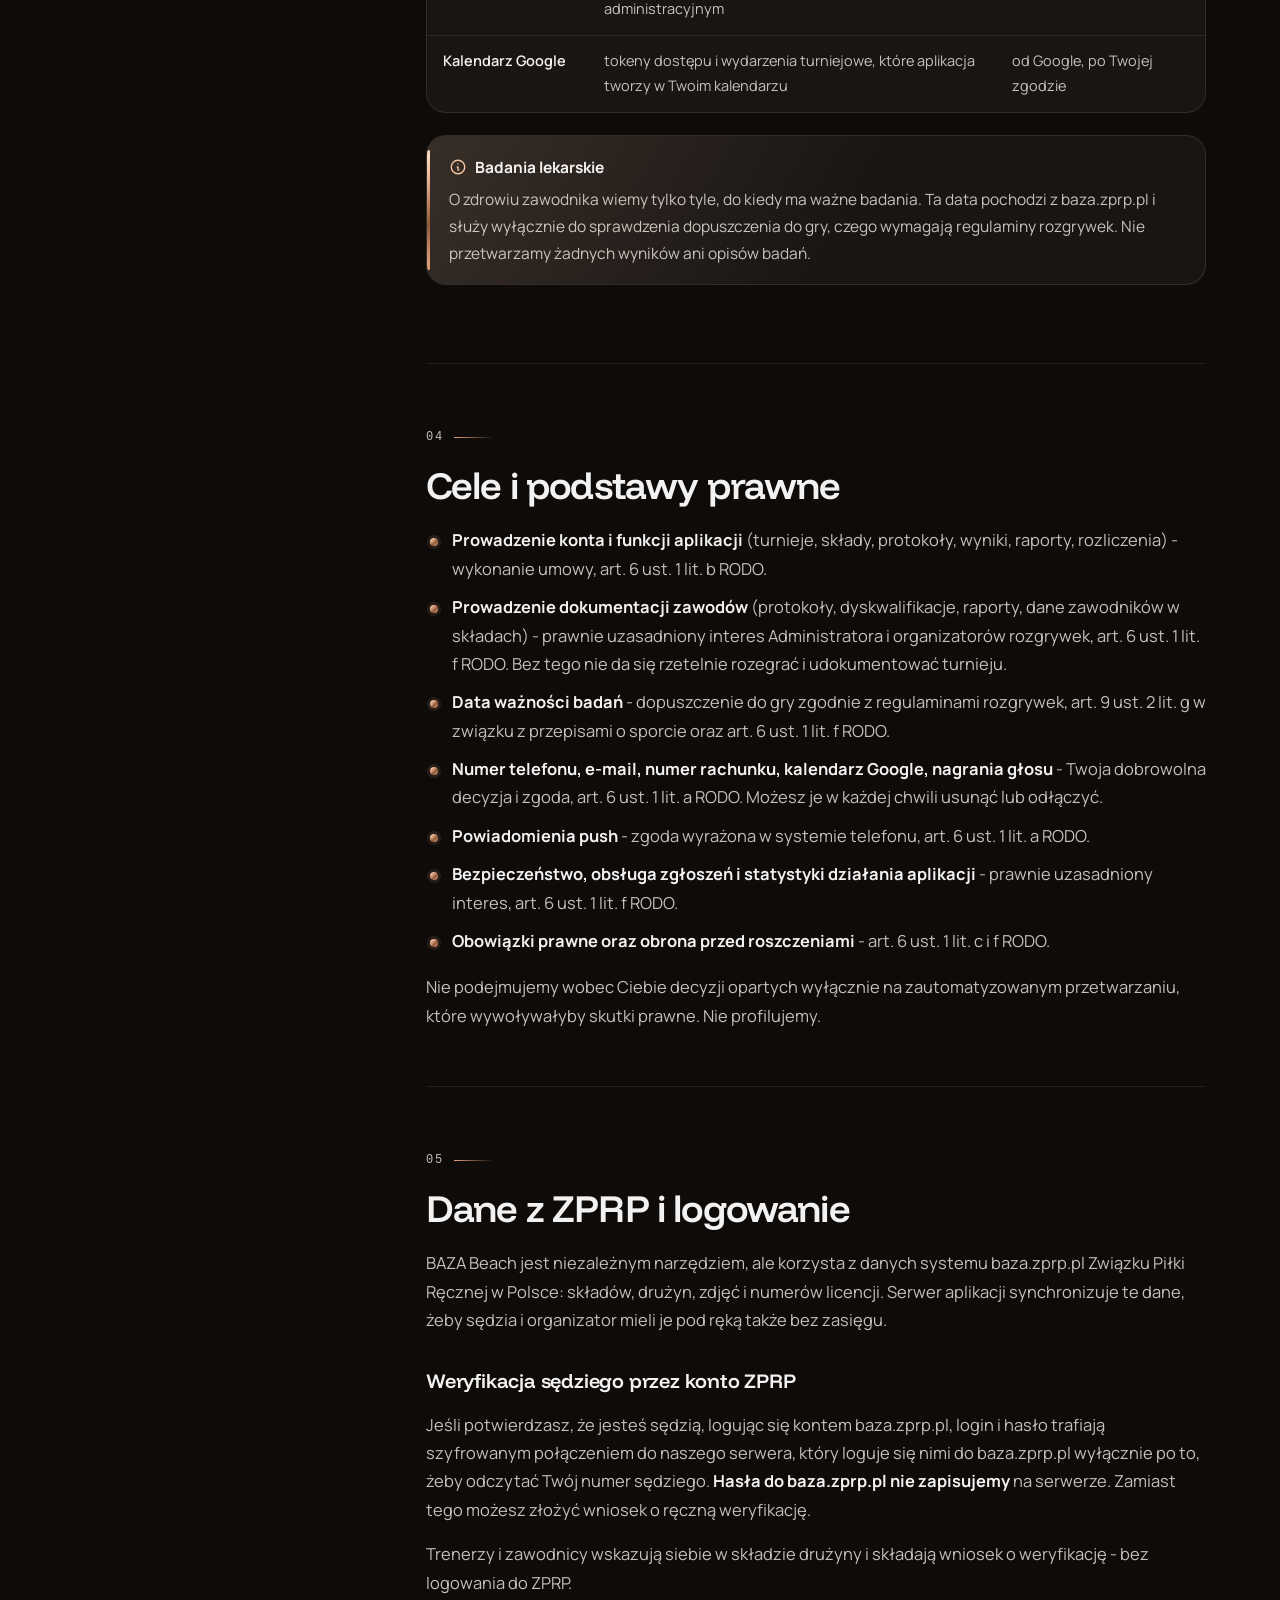
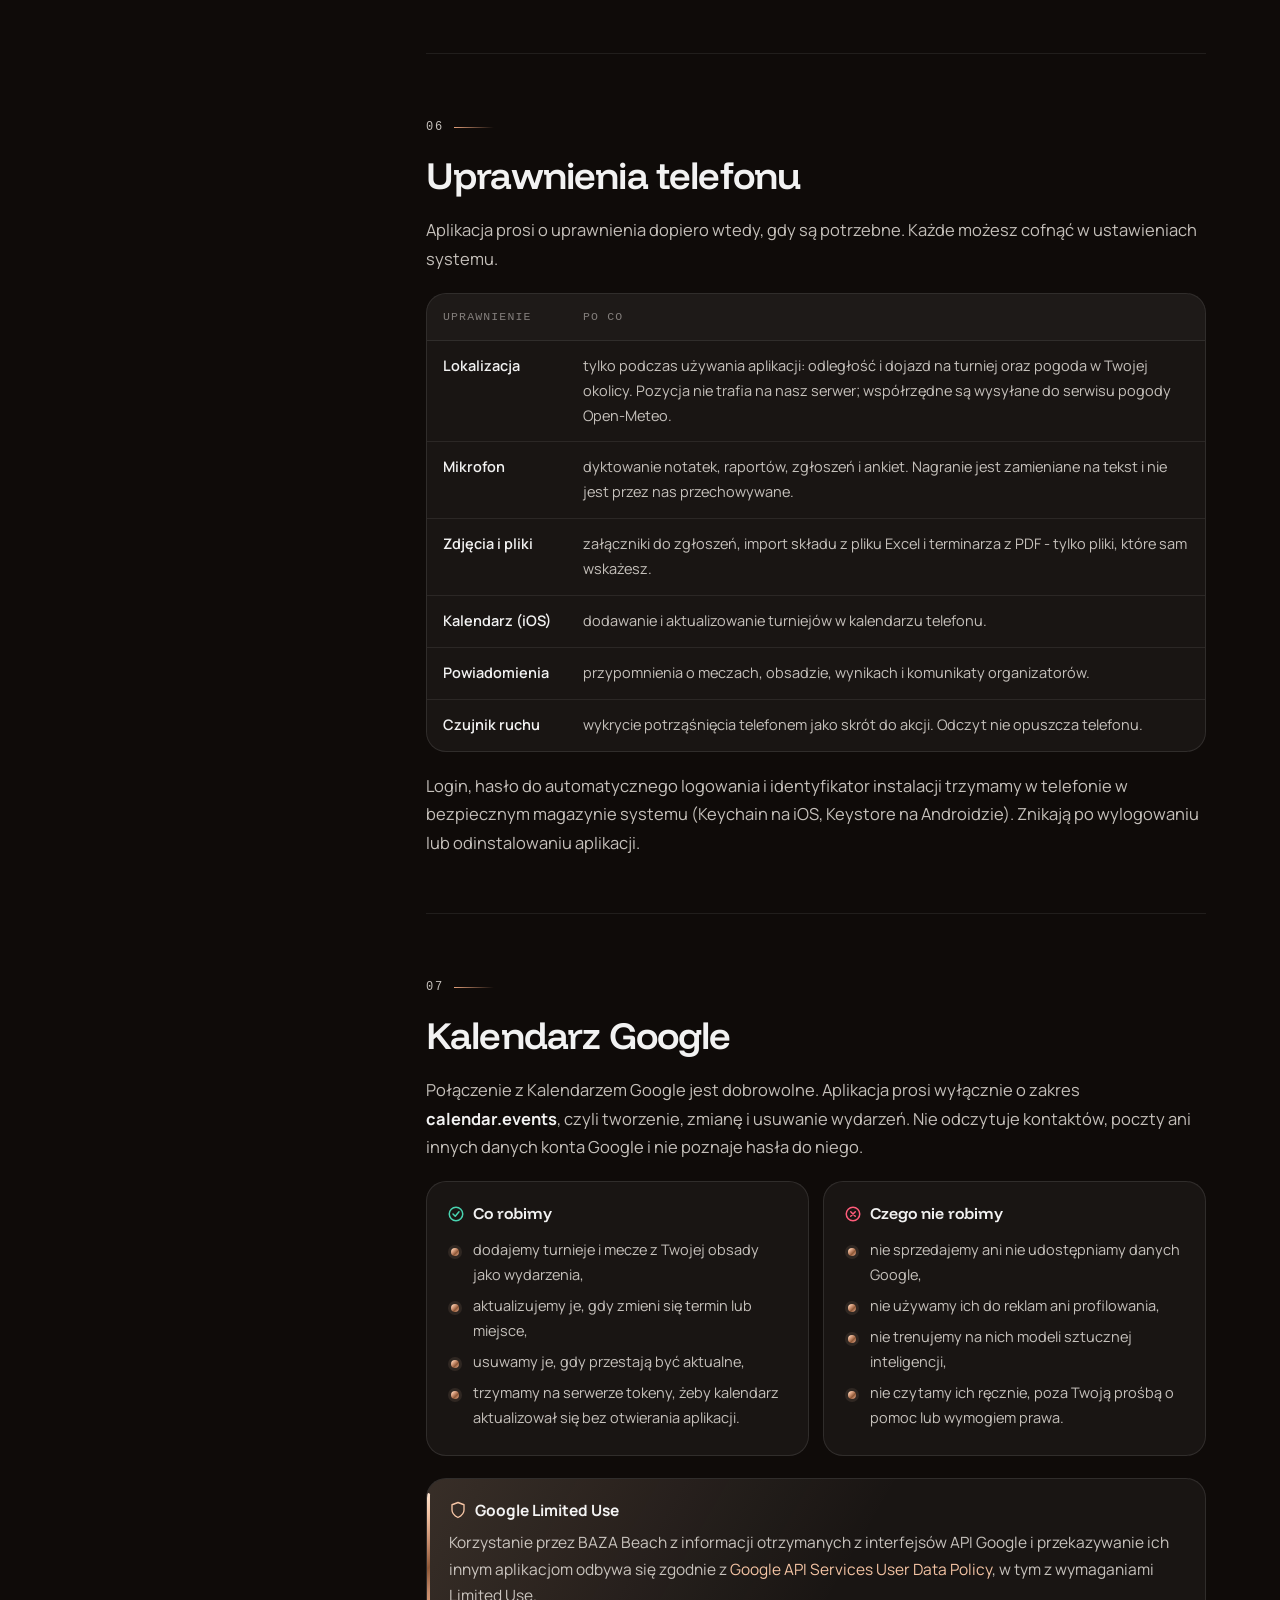
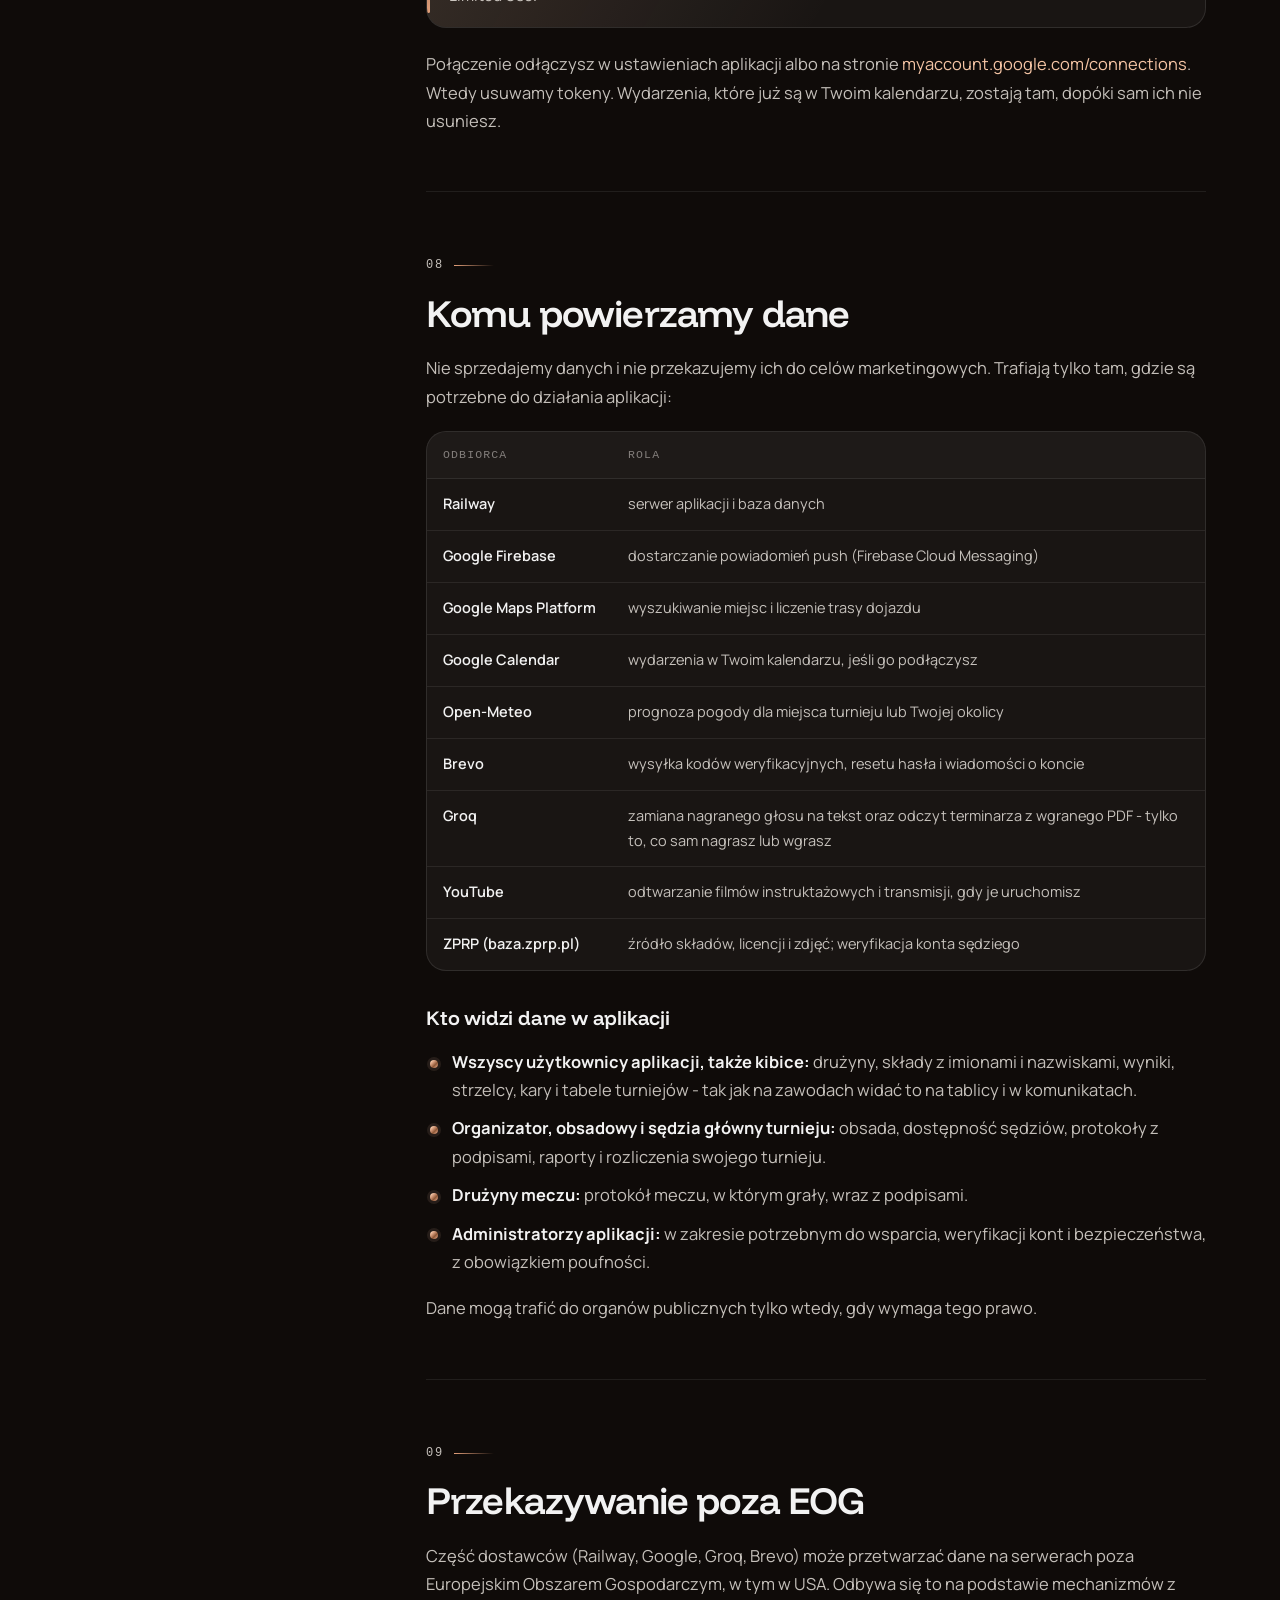
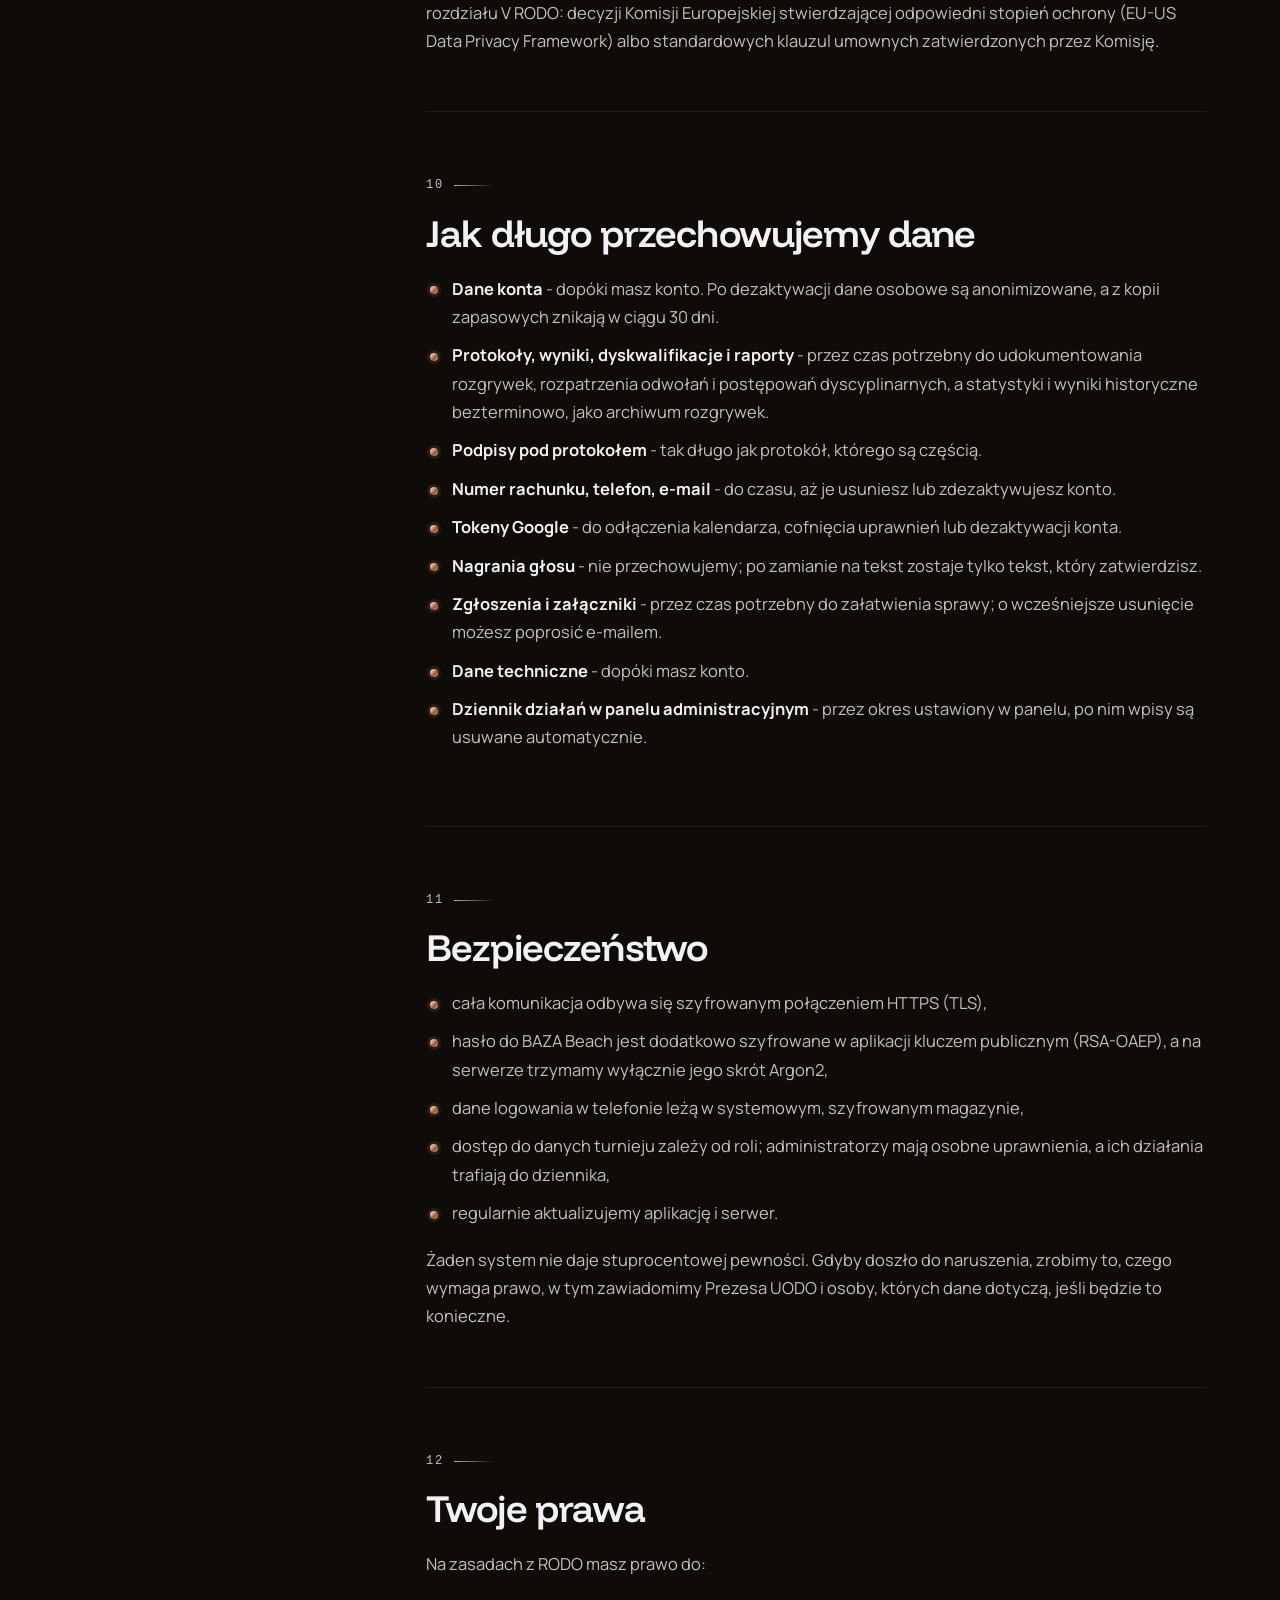
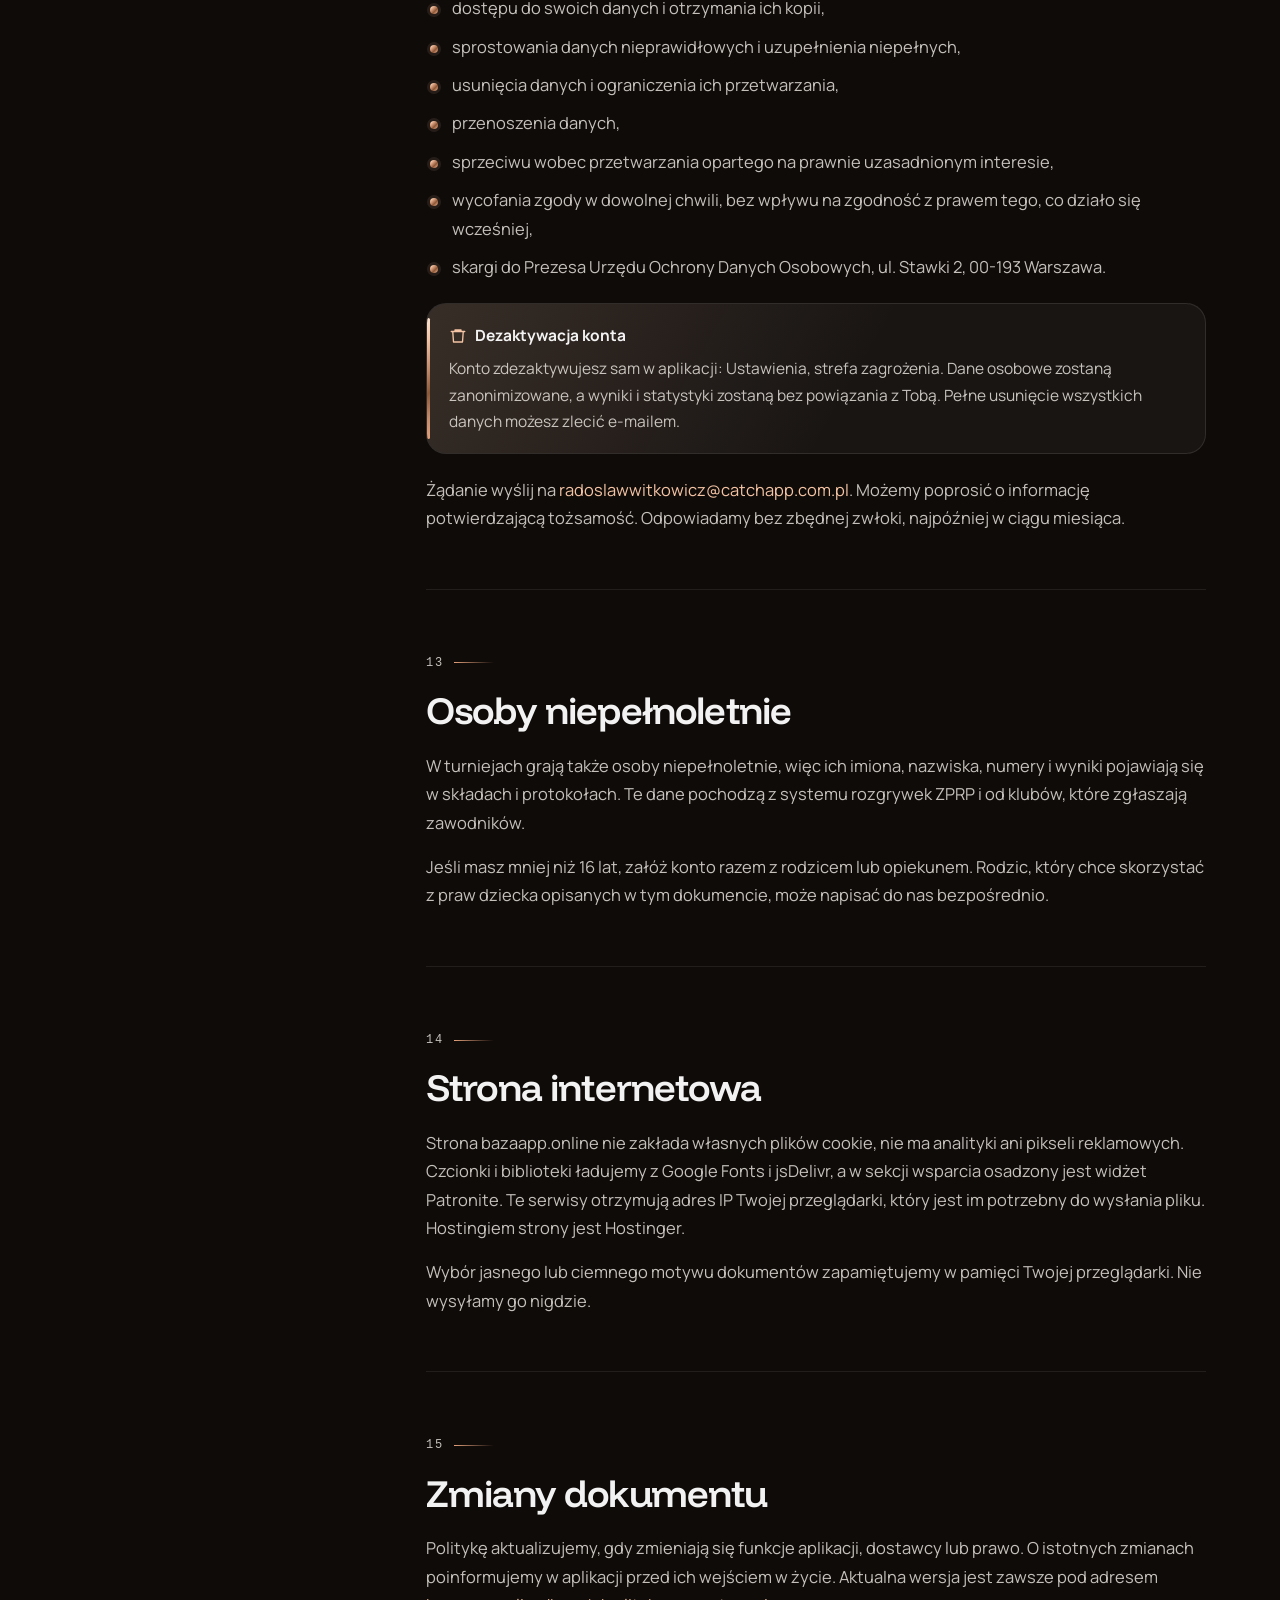
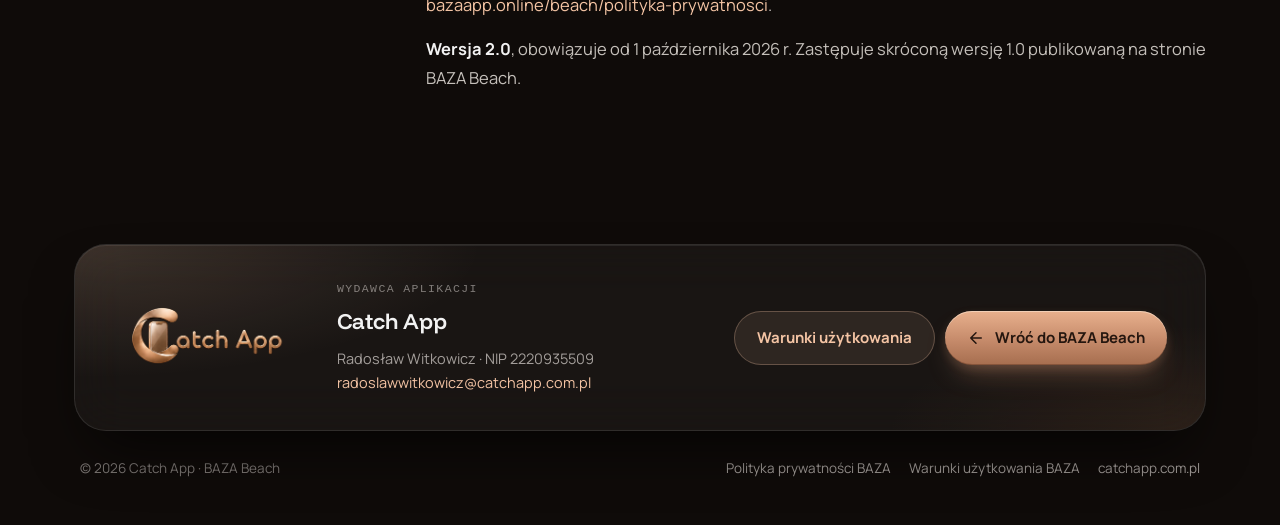
<file: beach/privacy/index.html>
<!DOCTYPE html>
<html lang="pl">
<head>
  <meta charset="UTF-8">
  <meta name="viewport" content="width=device-width, initial-scale=1">
  <title>Polityka prywatności · BAZA Beach</title>
  <link rel="canonical" href="https://bazaapp.online/beach/polityka-prywatnosci/">
  <meta name="robots" content="noindex, follow">
  <meta http-equiv="refresh" content="0; url=/beach/polityka-prywatnosci/">
  <script>location.replace("/beach/polityka-prywatnosci/" + location.hash);</script>
  <style>
    html, body { margin: 0; min-height: 100vh; background: #0F0B09; color: #F3EDE7; font: 16px/1.6 system-ui, sans-serif; }
    body { display: grid; place-items: center; padding: 16px; box-sizing: border-box; }
    a { color: #F4C4A4; }
  </style>
</head>
<body>
  <!-- Stały, krótki adres. Właściwy dokument żyje pod /beach/polityka-prywatnosci/ -->
  <p>Przenosimy Cię do dokumentu: <a href="/beach/polityka-prywatnosci/">Polityka prywatności · BAZA Beach</a></p>
</body>
</html>
</file>
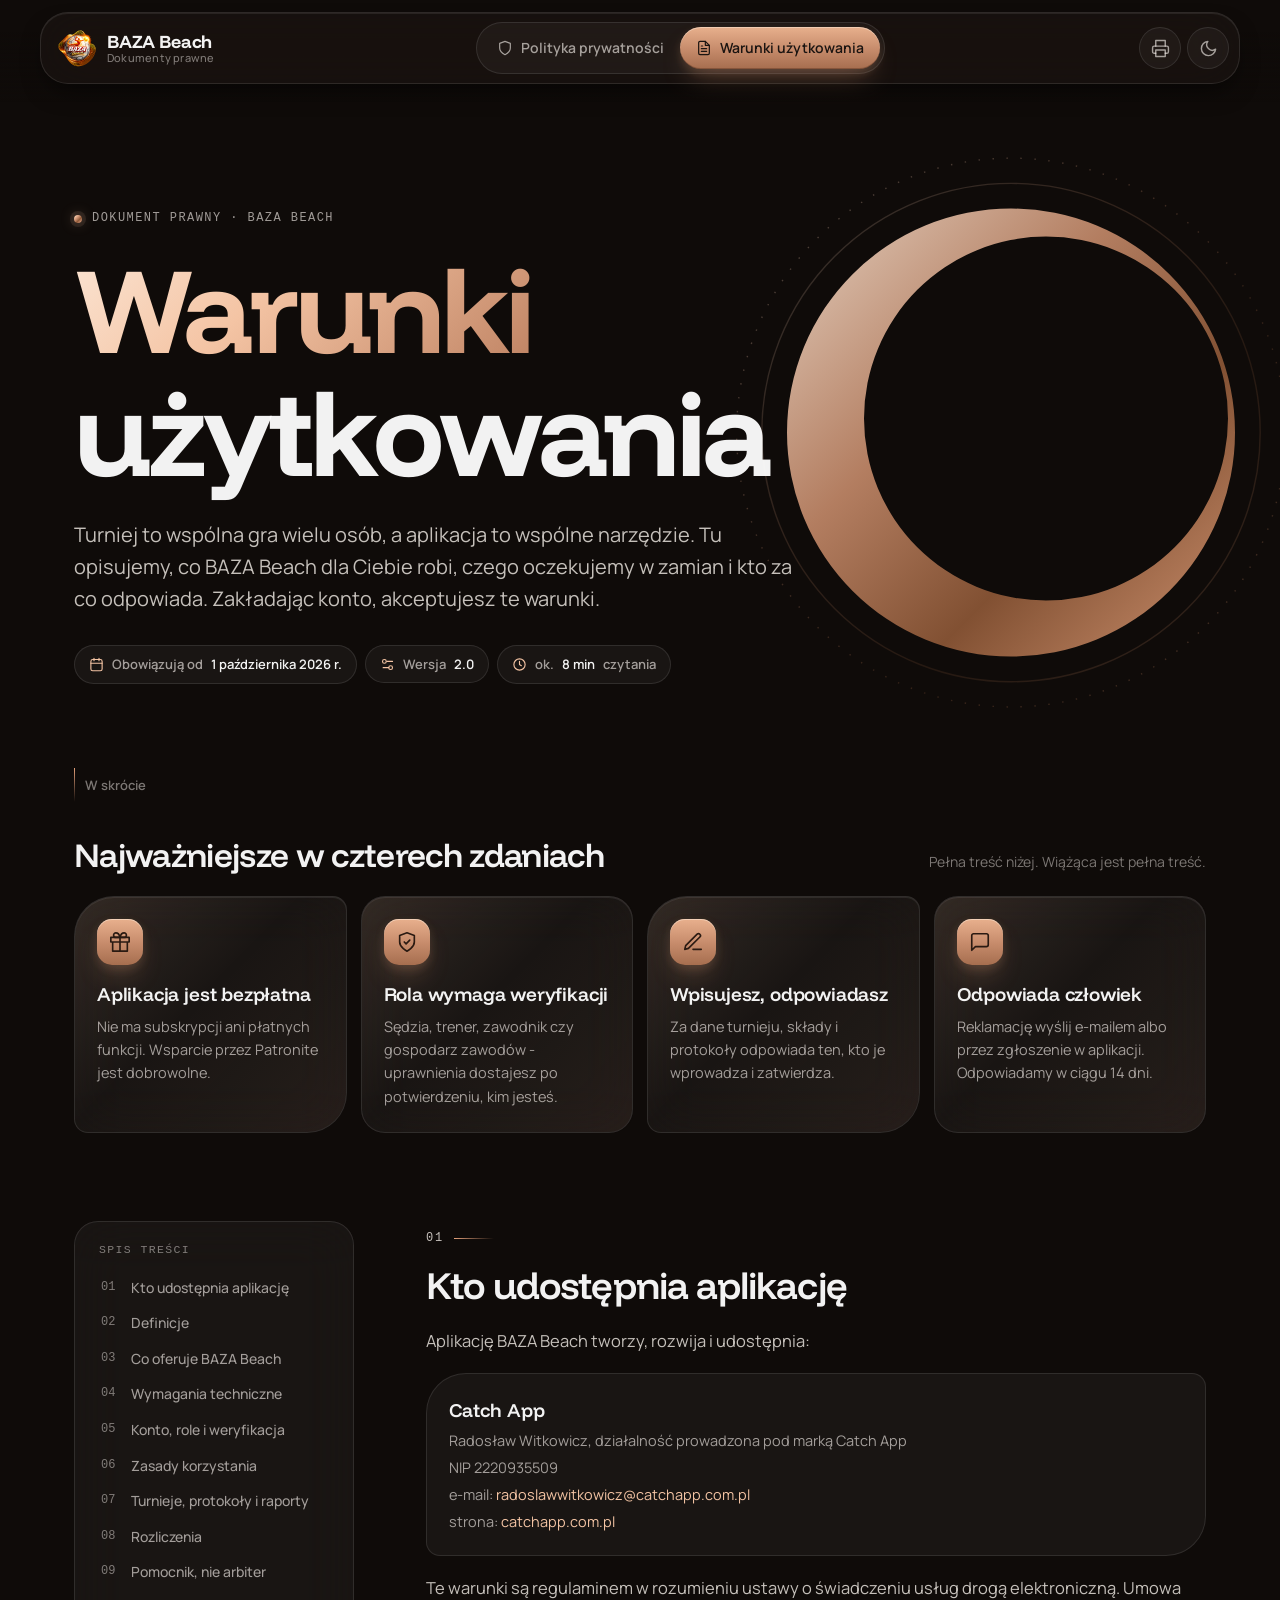
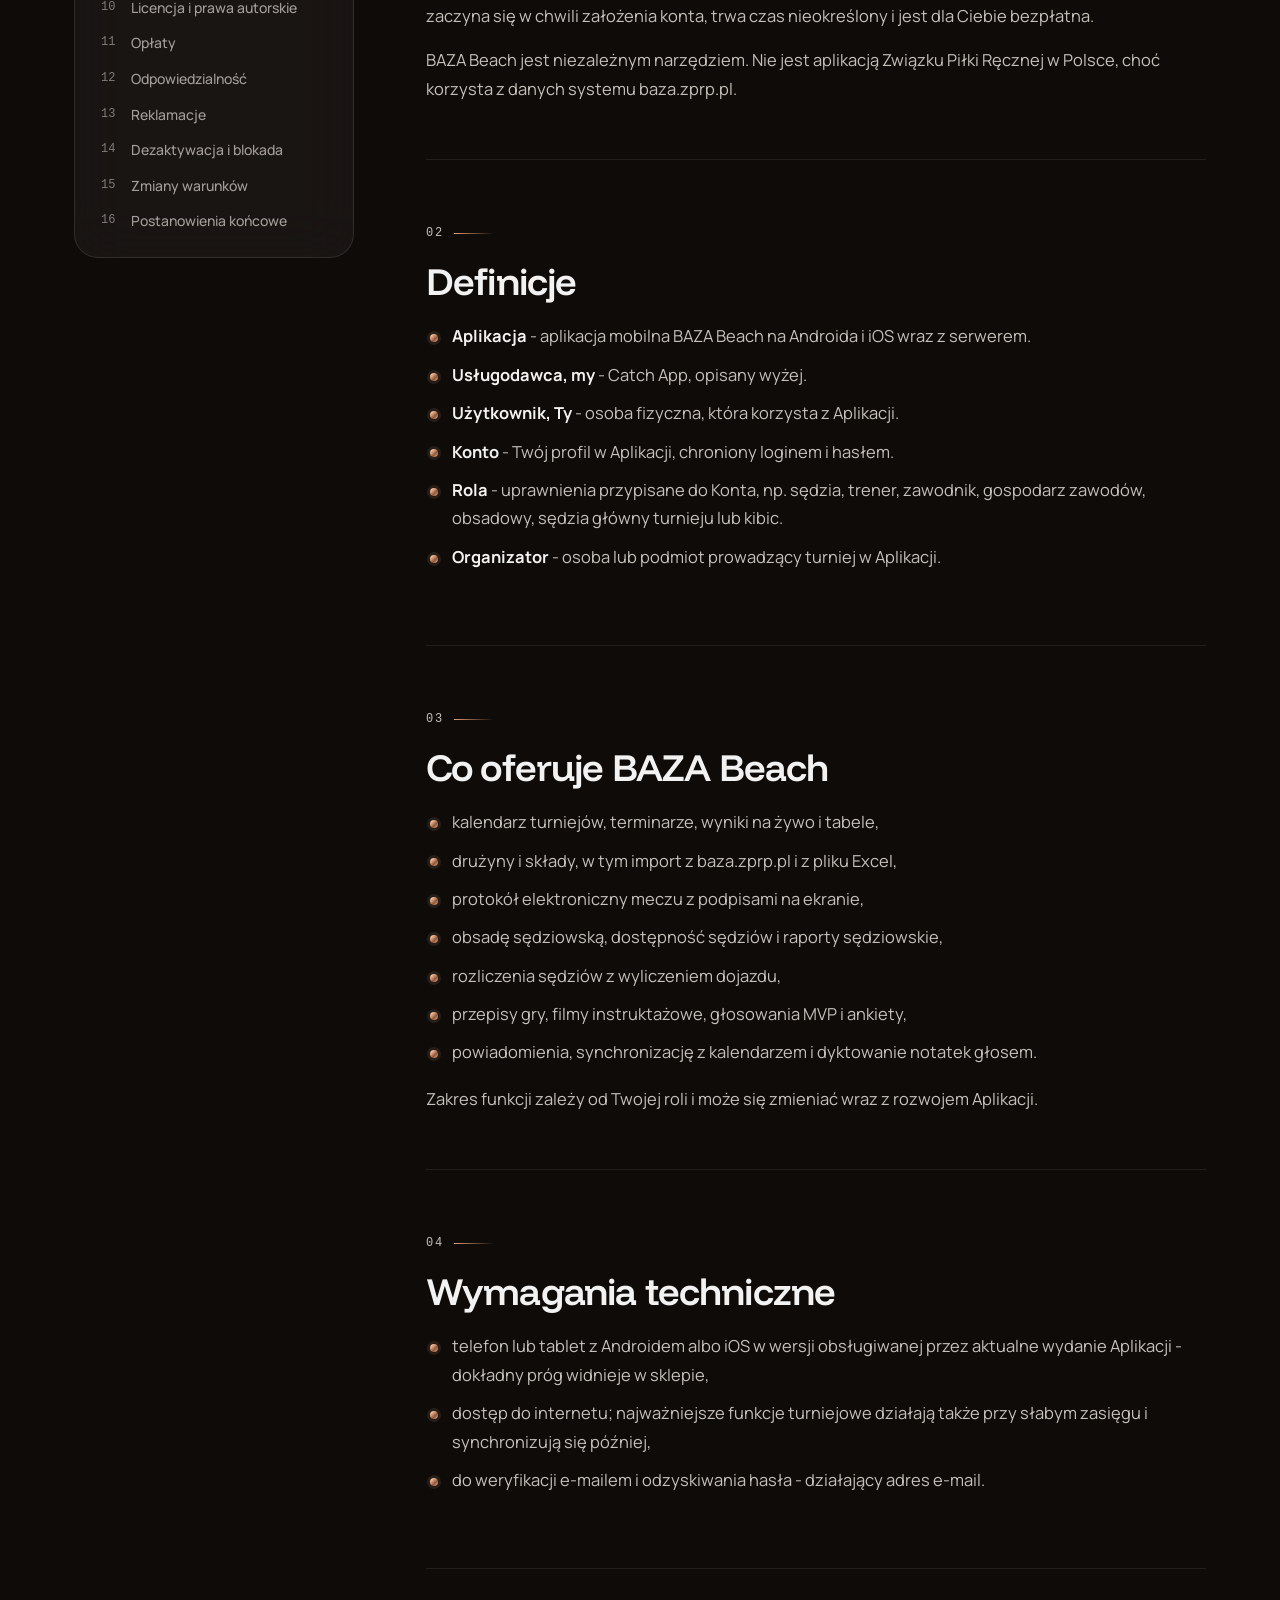
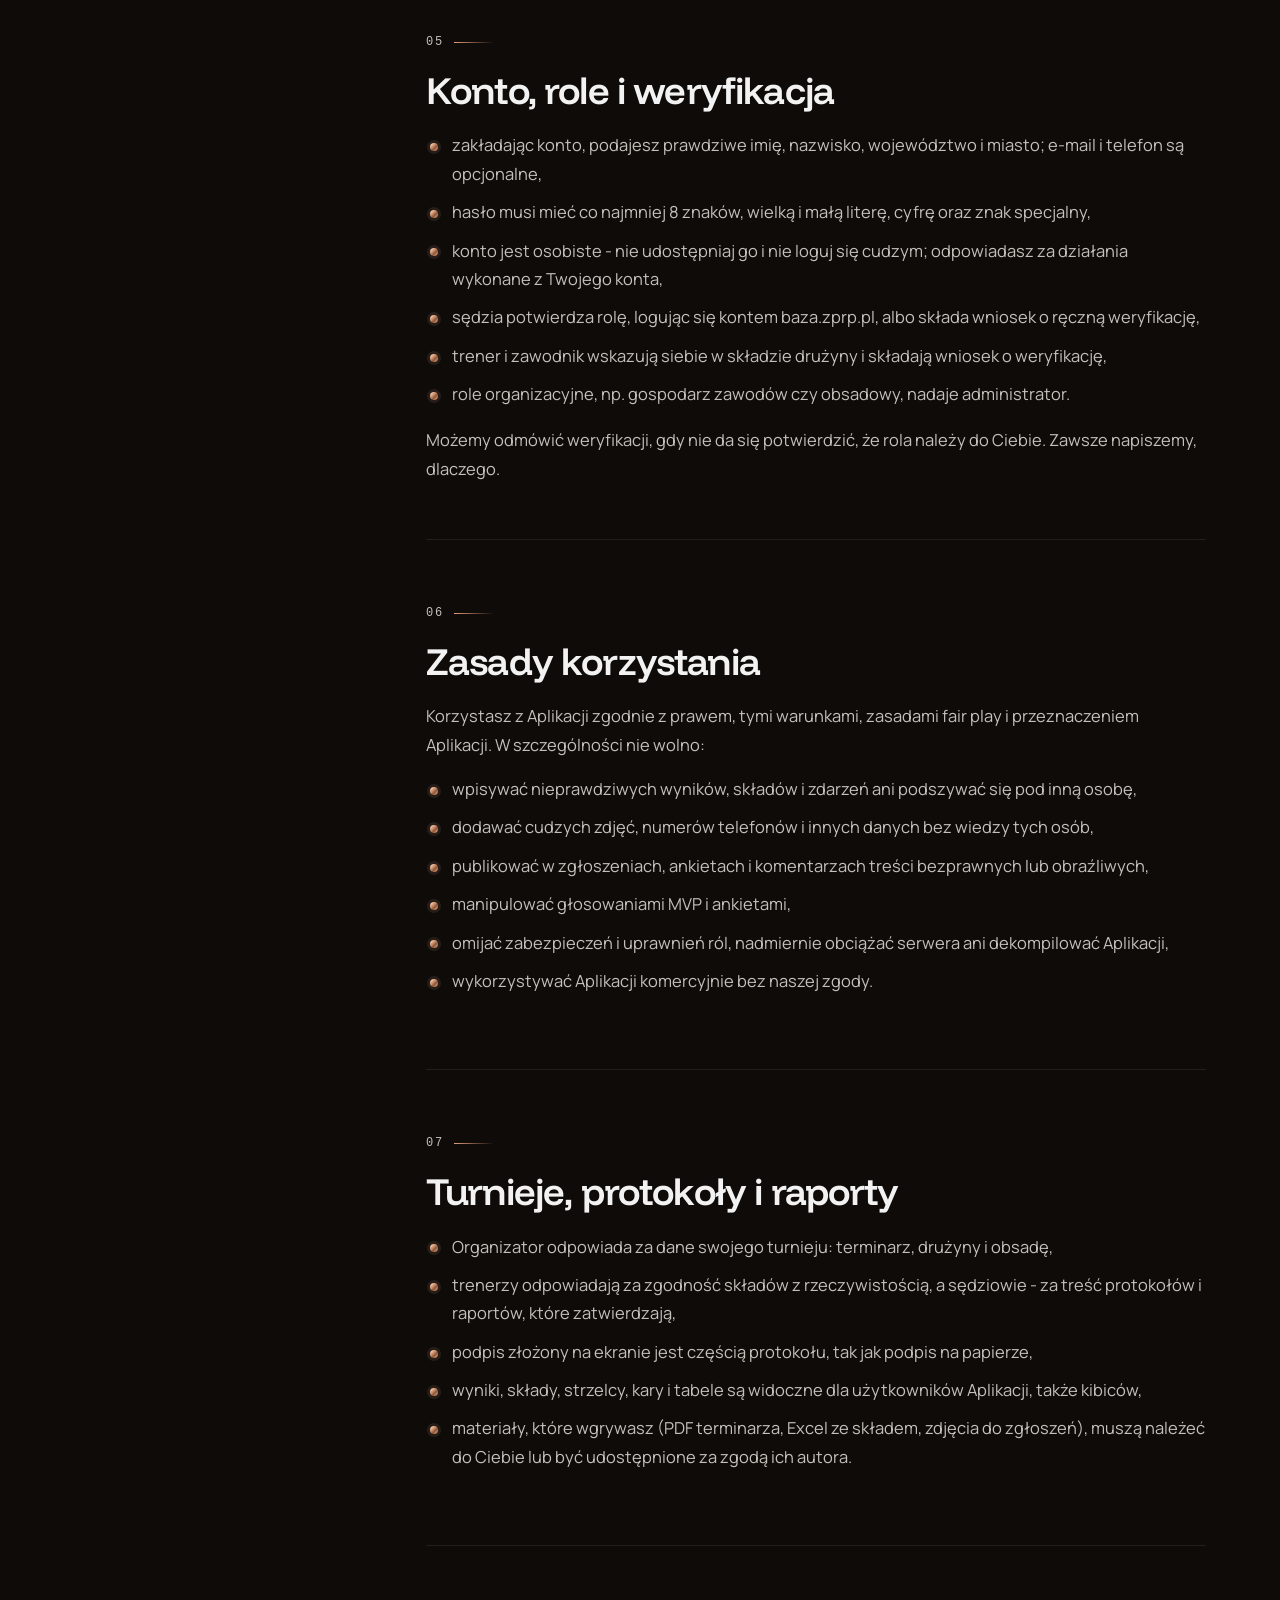
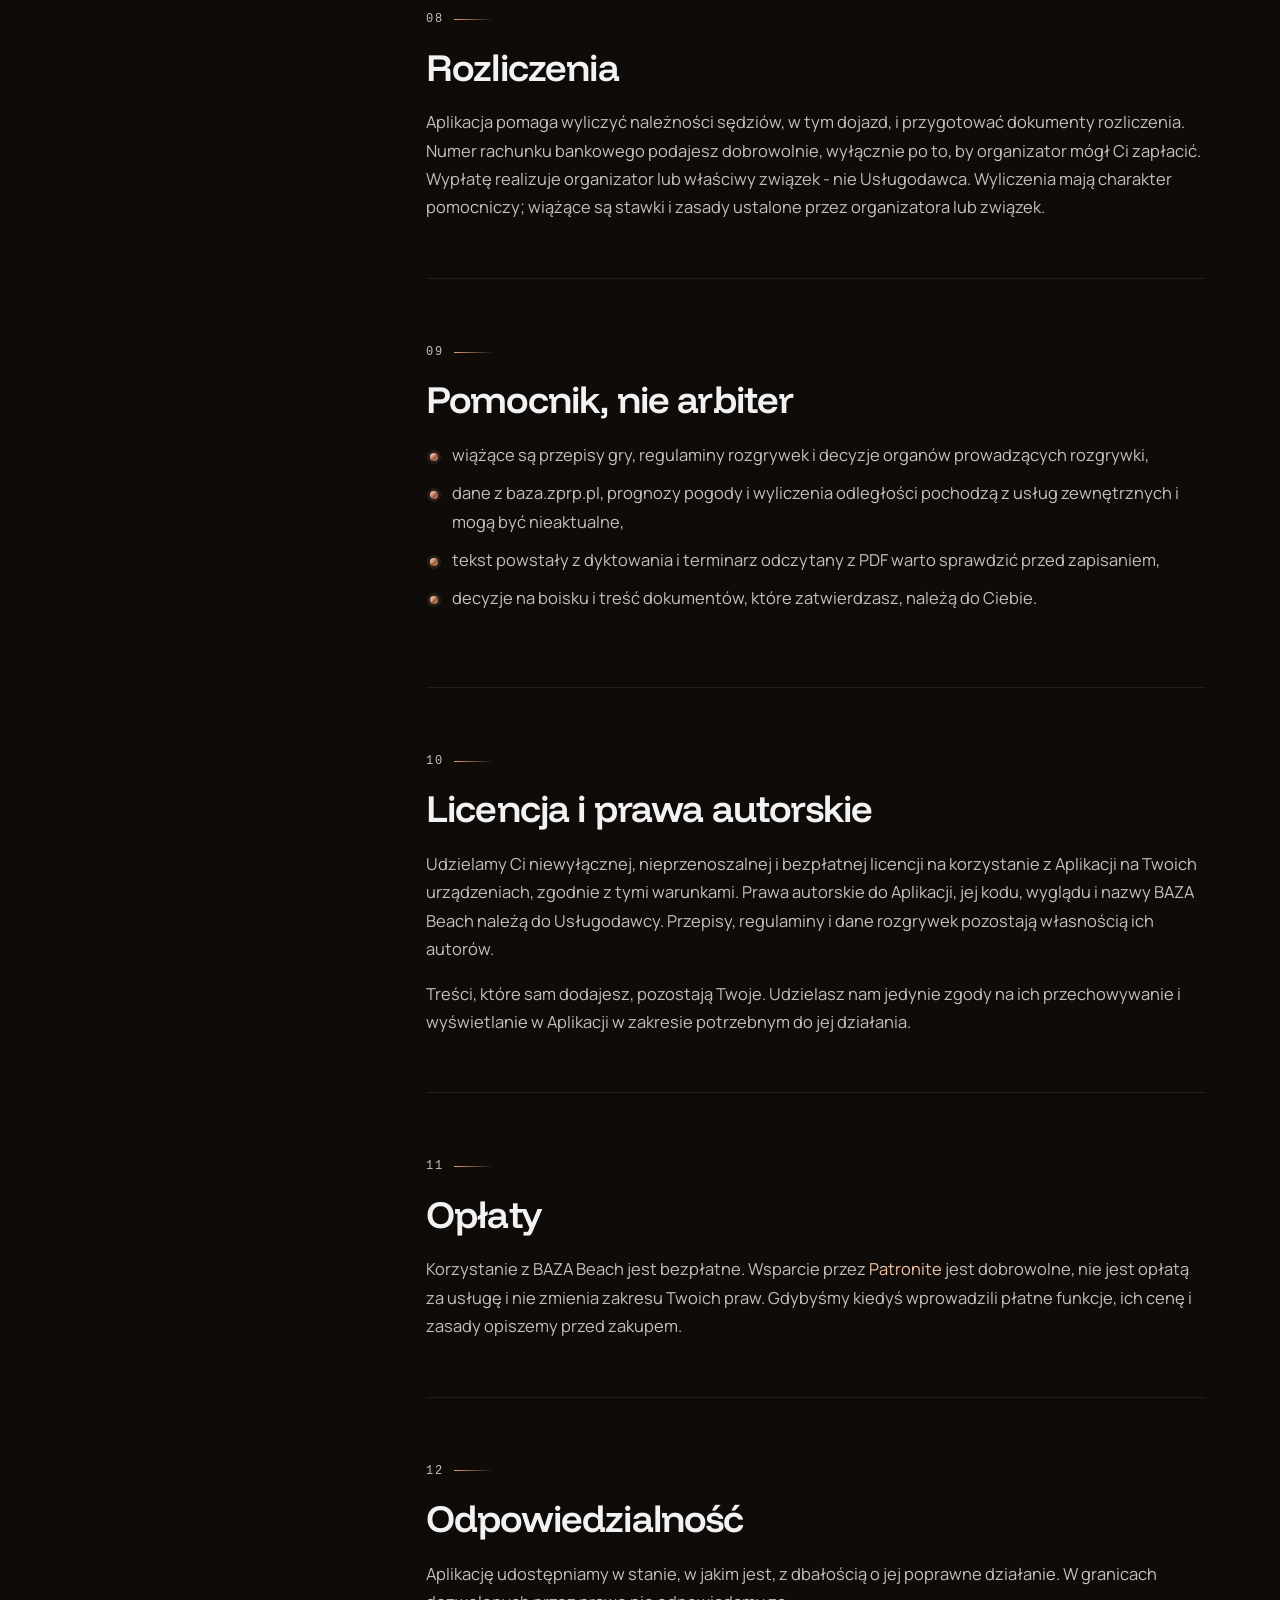
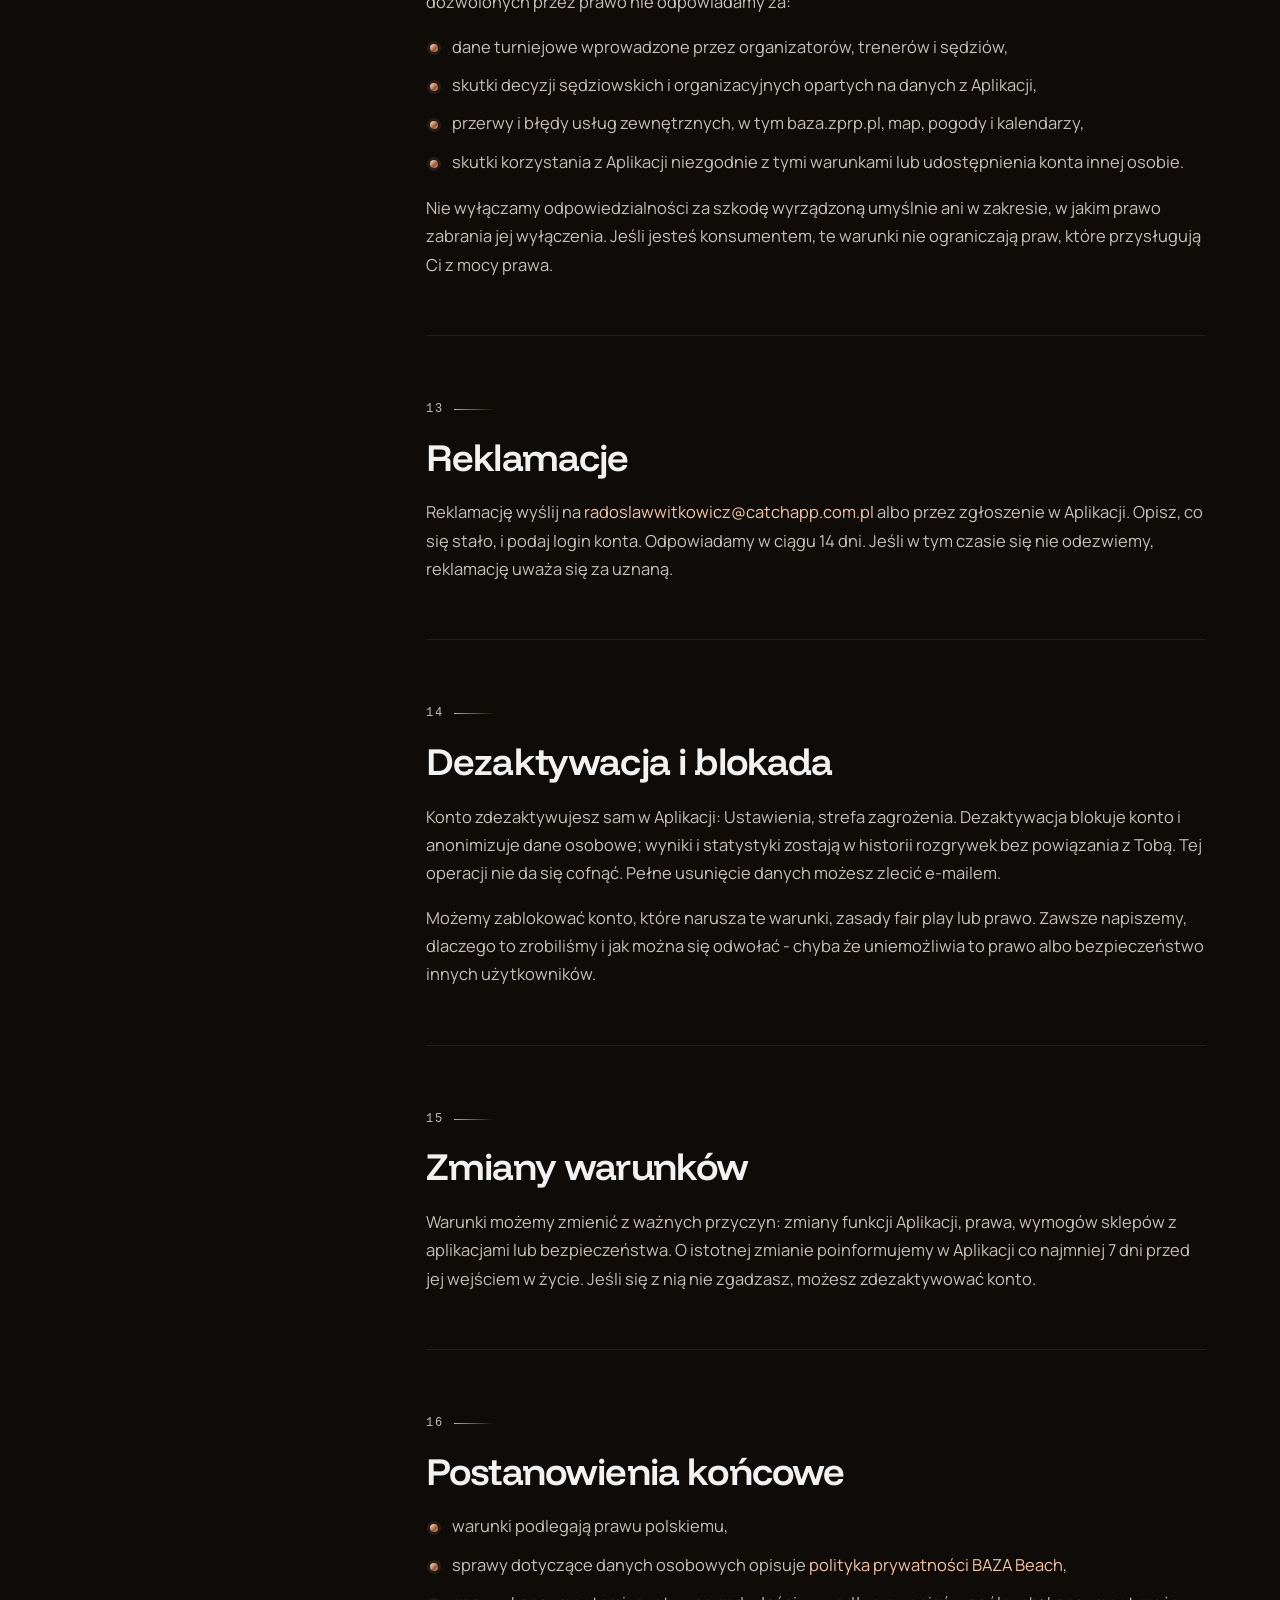
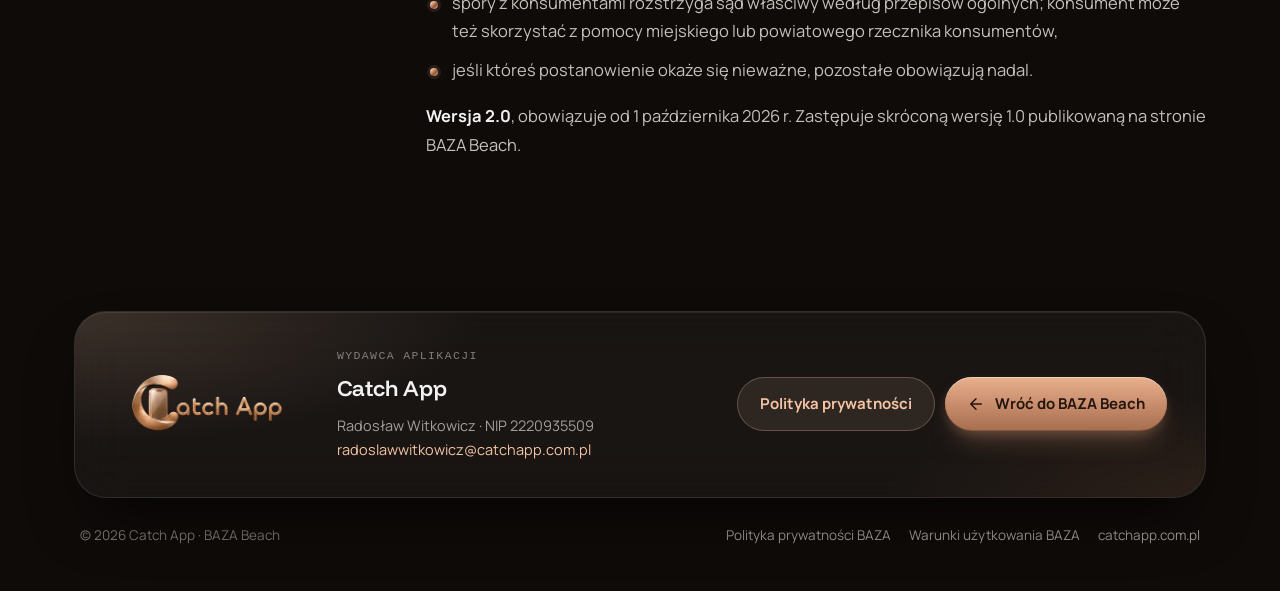
<file: beach/regulamin/index.html>
<!DOCTYPE html>
<html lang="pl">
<head>
  <meta charset="UTF-8">
  <meta name="viewport" content="width=device-width, initial-scale=1">
  <title>Warunki użytkowania · BAZA Beach</title>
  <link rel="canonical" href="https://bazaapp.online/beach/warunki-uzytkowania/">
  <meta name="robots" content="noindex, follow">
  <meta http-equiv="refresh" content="0; url=/beach/warunki-uzytkowania/">
  <script>location.replace("/beach/warunki-uzytkowania/" + location.hash);</script>
  <style>
    html, body { margin: 0; min-height: 100vh; background: #0F0B09; color: #F3EDE7; font: 16px/1.6 system-ui, sans-serif; }
    body { display: grid; place-items: center; padding: 16px; box-sizing: border-box; }
    a { color: #F4C4A4; }
  </style>
</head>
<body>
  <!-- Stały, krótki adres. Właściwy dokument żyje pod /beach/warunki-uzytkowania/ -->
  <p>Przenosimy Cię do dokumentu: <a href="/beach/warunki-uzytkowania/">Warunki użytkowania · BAZA Beach</a></p>
</body>
</html>
</file>
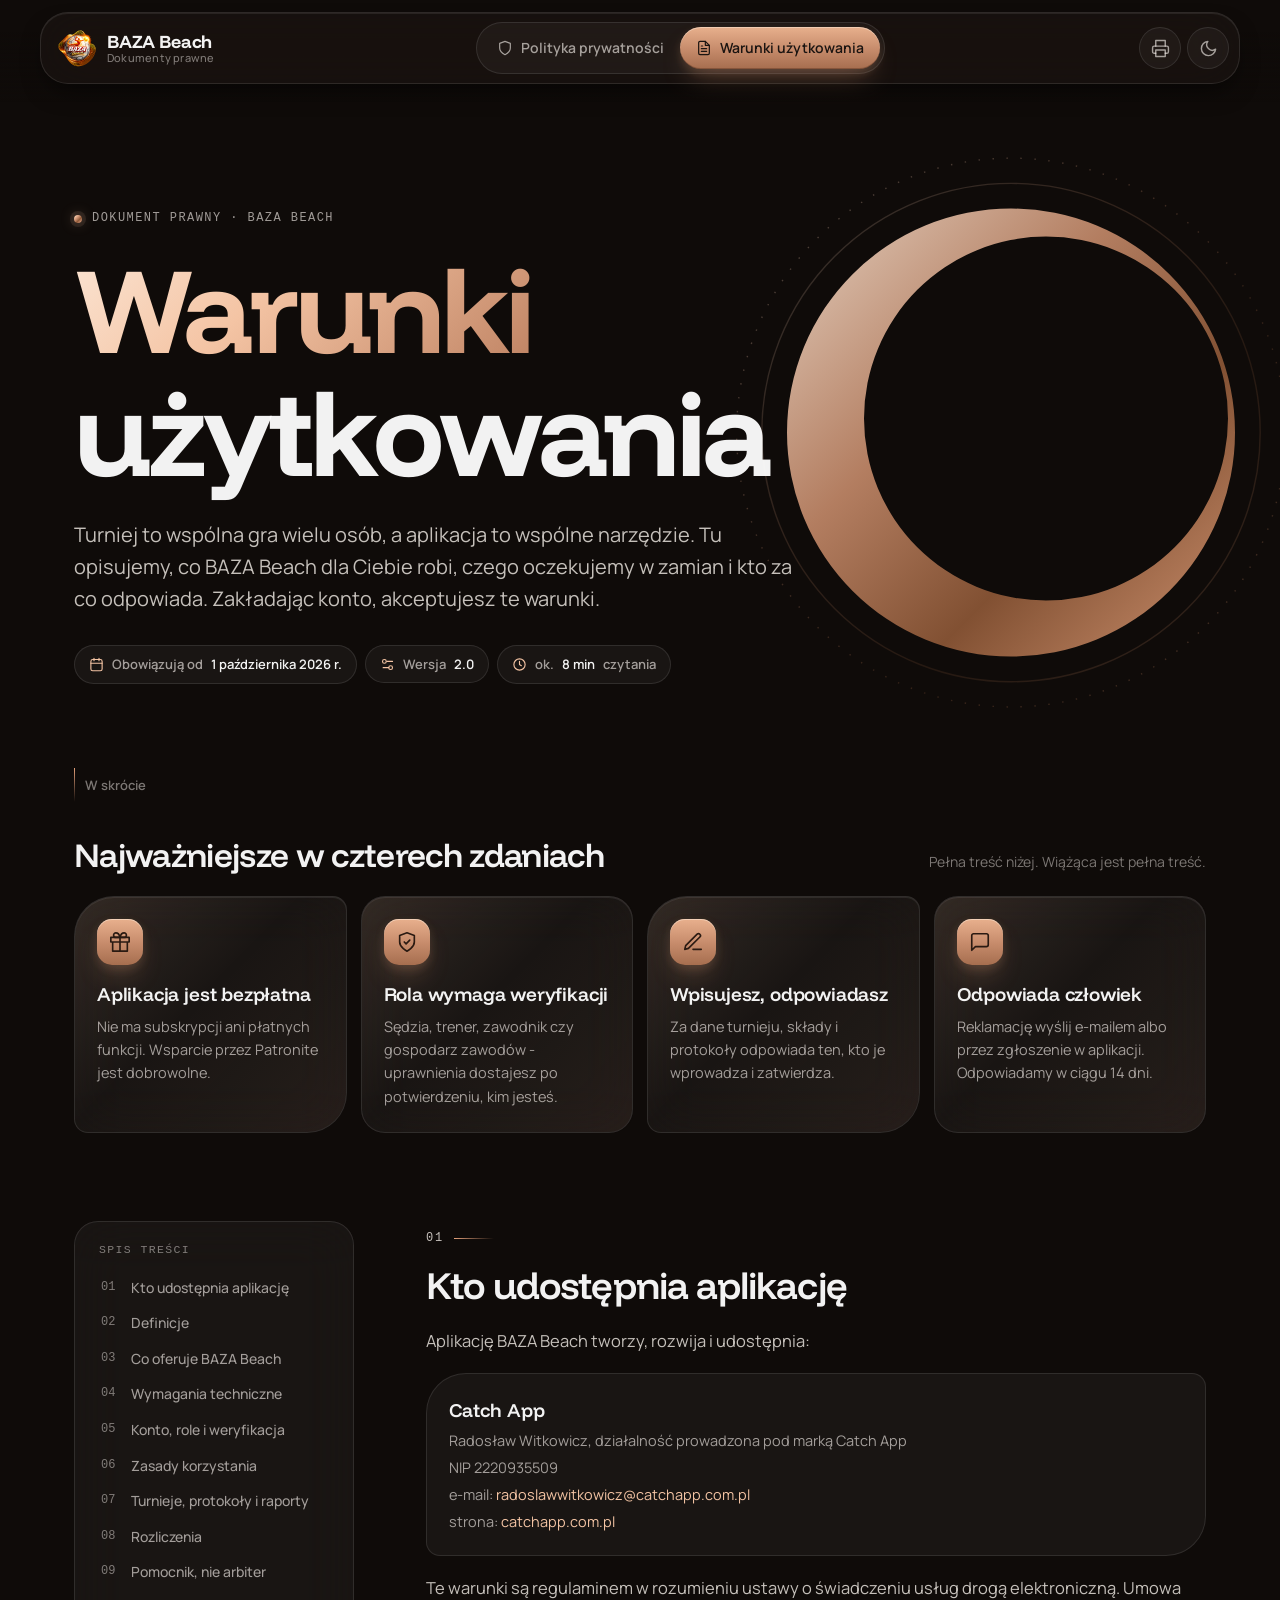
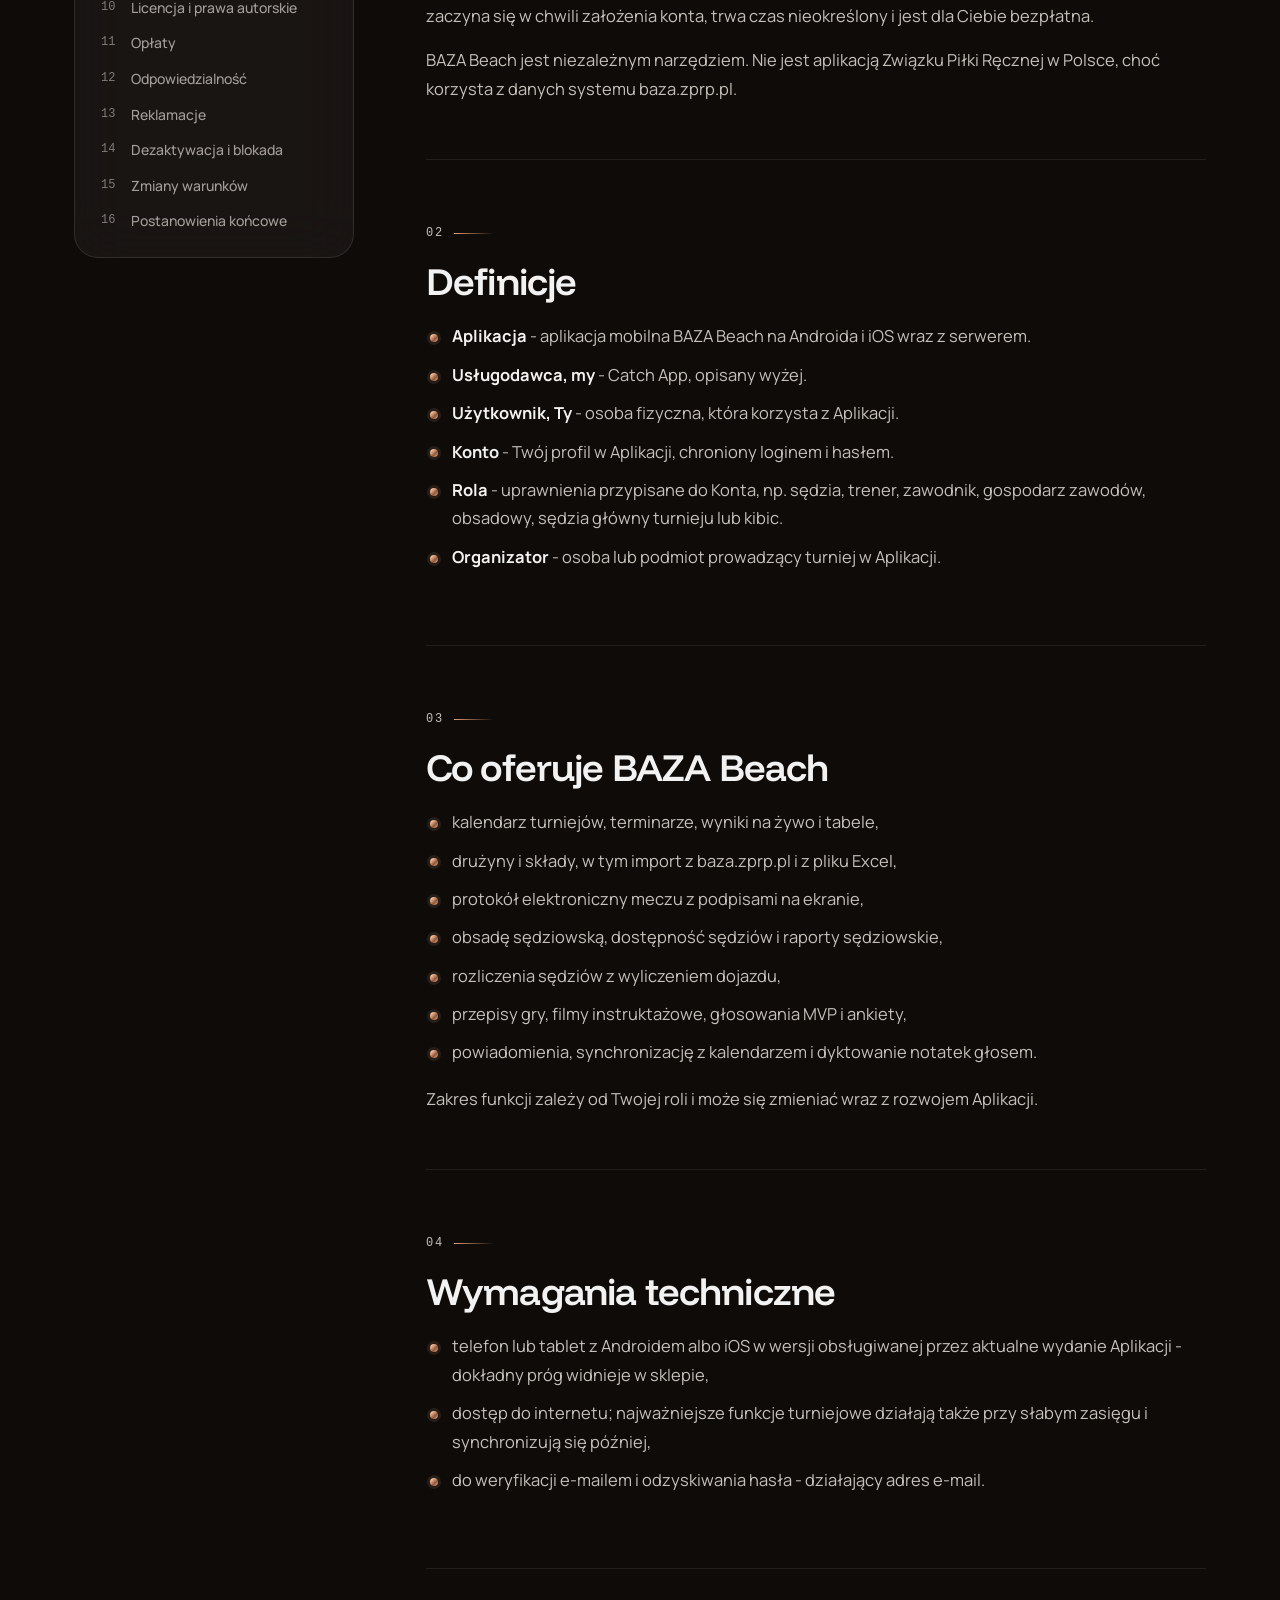
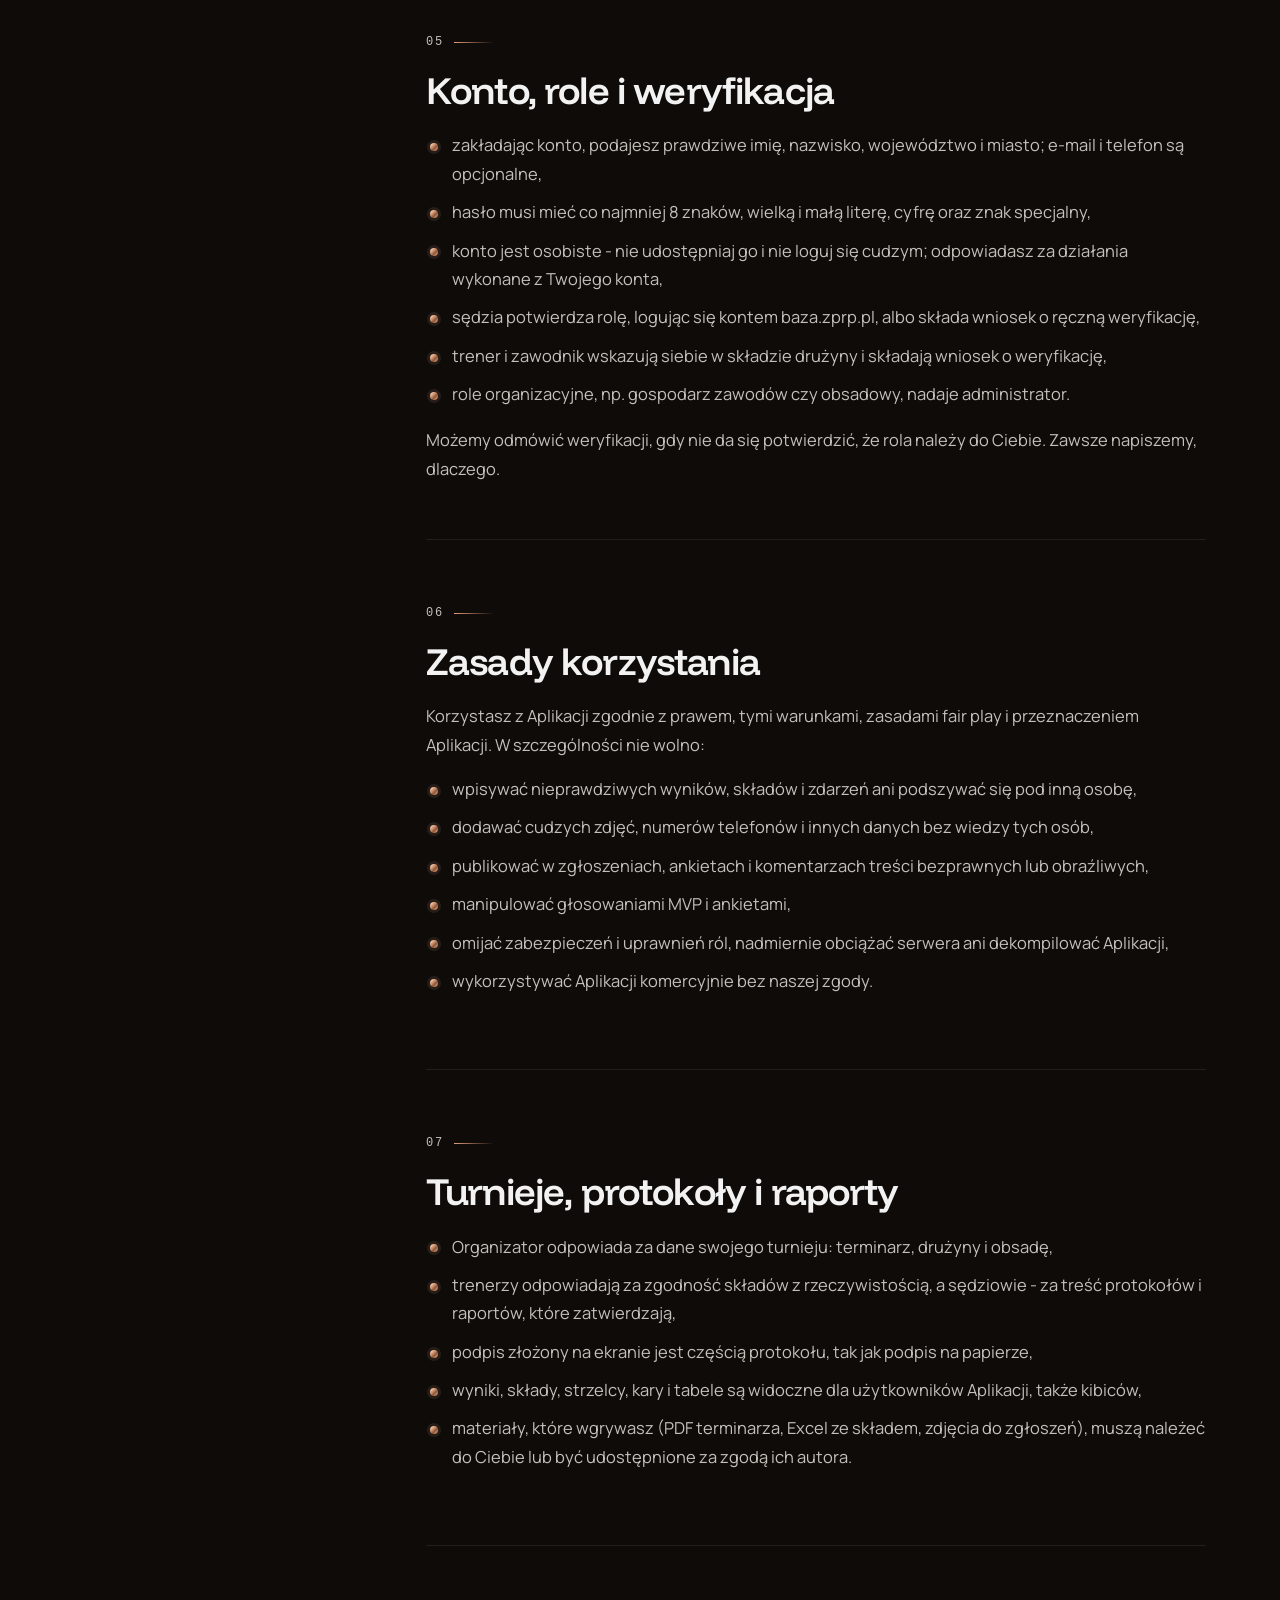
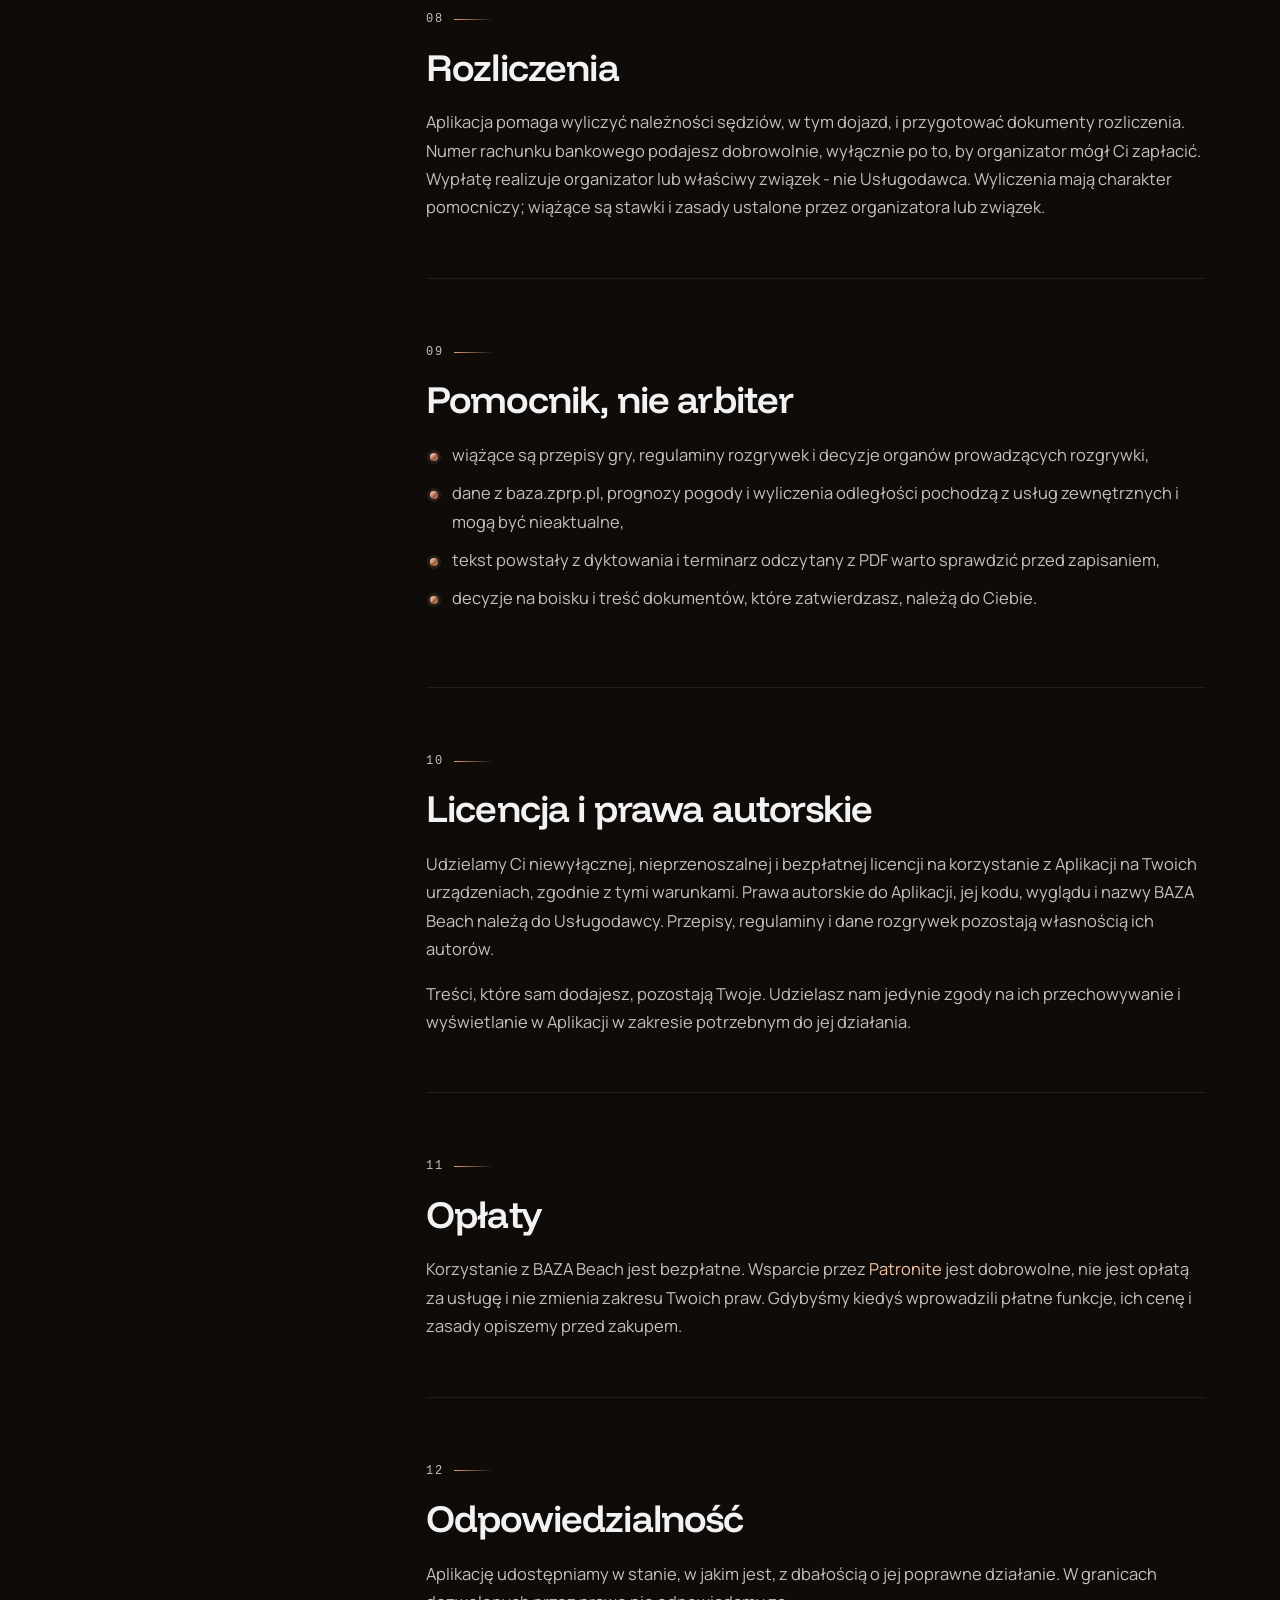
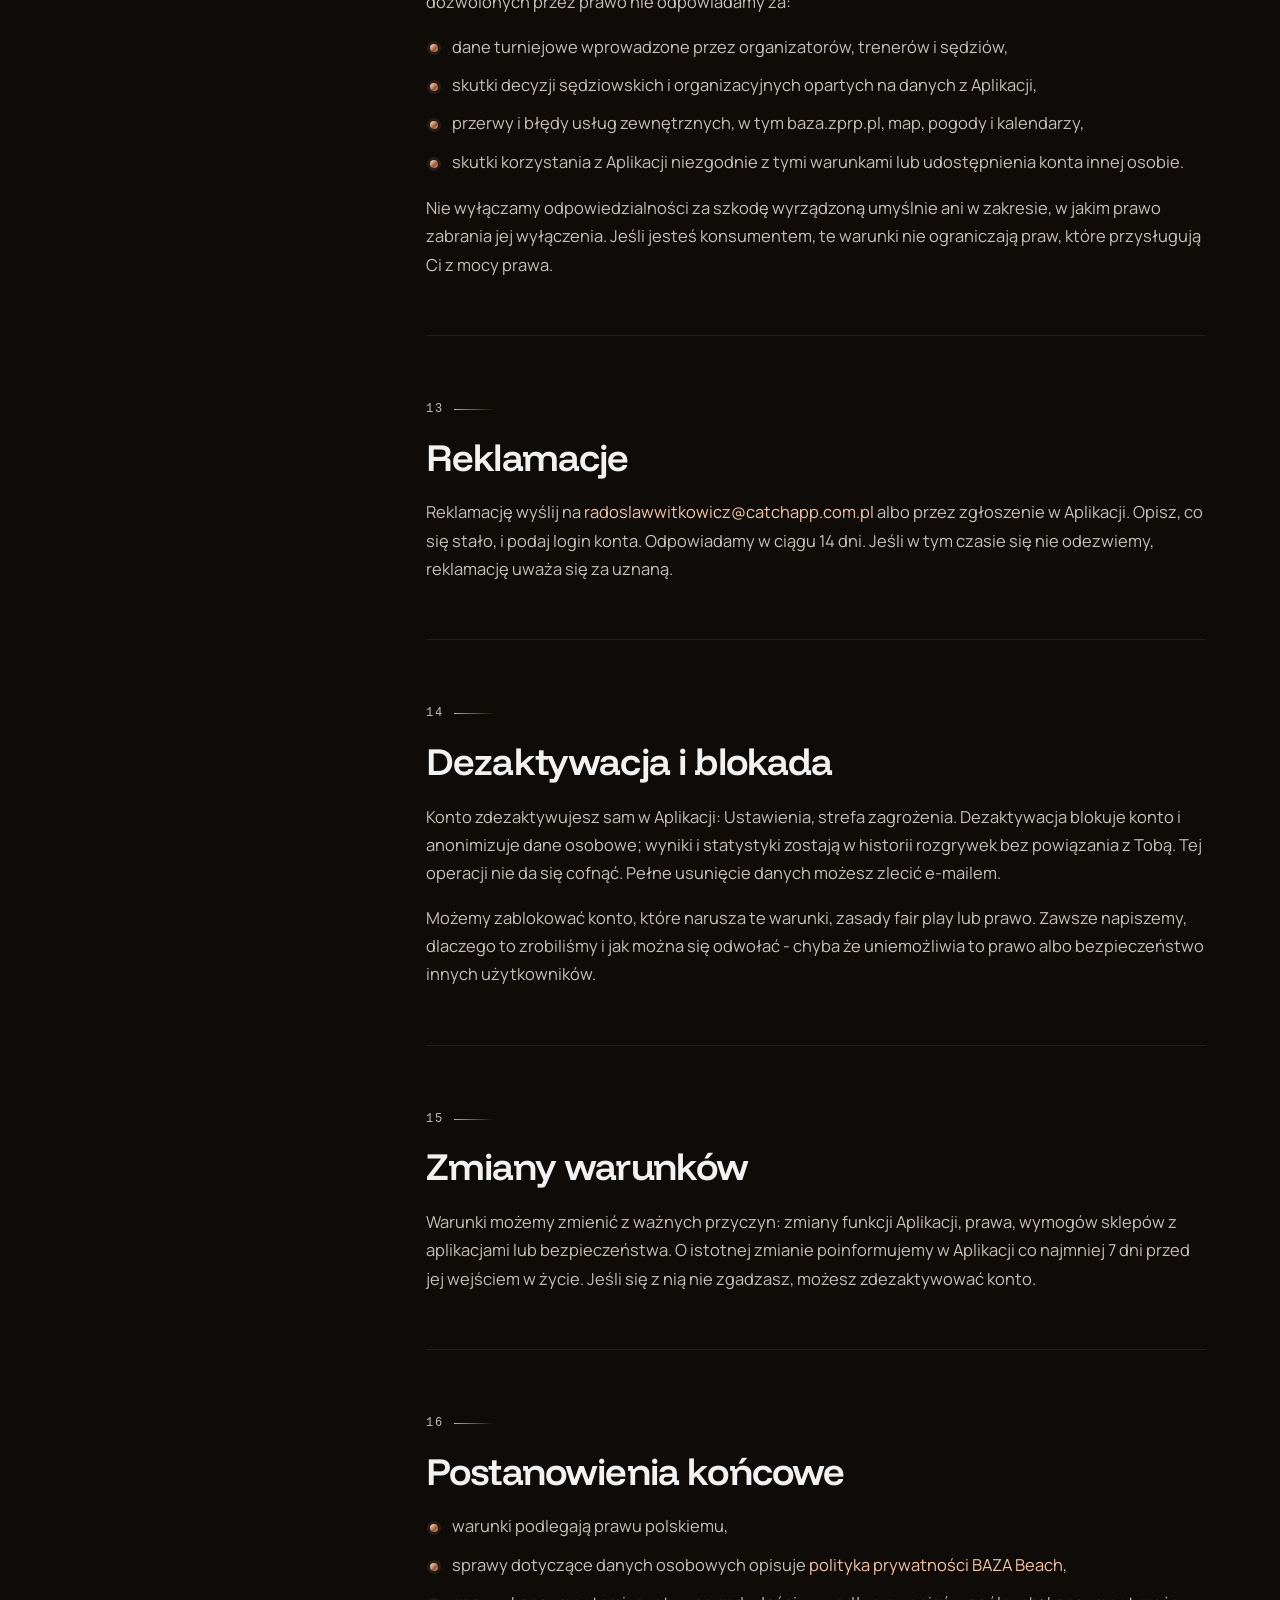
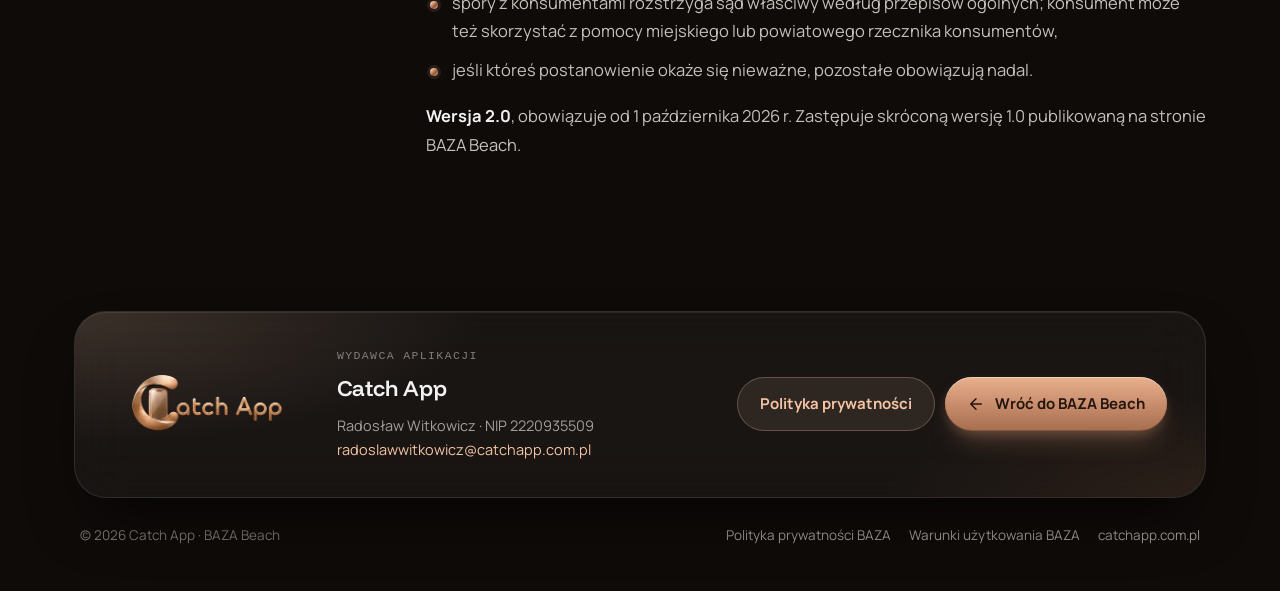
<file: beach/warunki-uzytkowania/index.html>
<!DOCTYPE html>
<html lang="pl" class="no-js">
<head>
  <meta charset="UTF-8">
  <meta name="viewport" content="width=device-width, initial-scale=1, viewport-fit=cover">
  <title>Warunki użytkowania · BAZA Beach</title>
  <meta name="description" content="Warunki użytkowania aplikacji BAZA Beach dla piłki ręcznej plażowej: konto i role, turnieje, protokoły, rozliczenia, odpowiedzialność, reklamacje. Usługodawca: Catch App.">
  <link rel="canonical" href="https://bazaapp.online/beach/warunki-uzytkowania/">
  <meta name="robots" content="index, follow">
  <meta name="theme-color" content="#0F0B09">
  <meta property="og:type" content="website">
  <meta property="og:locale" content="pl_PL">
  <meta property="og:title" content="Warunki użytkowania · BAZA Beach">
  <meta property="og:description" content="Zasady korzystania z aplikacji BAZA Beach.">
  <meta property="og:url" content="https://bazaapp.online/beach/warunki-uzytkowania/">
  <meta property="og:image" content="https://bazaapp.online/Grafiki/baza_beach.png">
  <link rel="icon" href="/Grafiki/legal/beach_logo.png" type="image/png">
  <script>try{if(localStorage.getItem("baza-legal-theme")==="light")document.documentElement.setAttribute("data-theme","light")}catch(e){}</script>
  <link rel="preconnect" href="https://fonts.googleapis.com">
  <link rel="preconnect" href="https://fonts.gstatic.com" crossorigin>
  <link href="https://fonts.googleapis.com/css2?family=Funnel+Display:wght@500;600;700&family=Manrope:wght@400;500;600;700&display=swap" rel="stylesheet">
  <link rel="stylesheet" href="/legal/legal.css?v=20261001">
</head>
<body>
  <a class="skip-link" href="#tresc">Przejdź do treści</a>

  <div class="bg" aria-hidden="true">
    <div class="bg-wash"></div>
    <div class="orb orb-a"></div>
    <div class="orb orb-b"></div>
    <div class="bg-vignette"></div>
    <div class="bg-grain"></div>
  </div>
  <div class="top-fade" aria-hidden="true"></div>
  <div class="progress" aria-hidden="true"></div>

  <header class="bar">
    <a class="bar-brand" href="/beach.html" aria-label="BAZA Beach - strona aplikacji">
      <img src="/Grafiki/legal/beach_logo.png" alt="" width="40" height="40">
      <span class="brand-text">BAZA Beach<small>Dokumenty prawne</small></span>
    </a>
    <nav class="doc-switch" aria-label="Dokumenty">
      <a href="/beach/polityka-prywatnosci/" data-doc-link>
        <svg viewBox="0 0 24 24" fill="none" stroke="currentColor" stroke-width="1.8" stroke-linecap="round" stroke-linejoin="round" aria-hidden="true"><path d="M12 22s8-4 8-10V5l-8-3-8 3v7c0 6 8 10 8 10z"/></svg>
        <span class="label-long">Polityka prywatności</span><span class="label-short">Prywatność</span>
      </a>
      <a href="/beach/warunki-uzytkowania/" aria-current="page" data-doc-link>
        <svg viewBox="0 0 24 24" fill="none" stroke="currentColor" stroke-width="1.8" stroke-linecap="round" stroke-linejoin="round" aria-hidden="true"><path d="M14 2H6a2 2 0 0 0-2 2v16a2 2 0 0 0 2 2h12a2 2 0 0 0 2-2V8z"/><path d="M14 2v6h6M16 13H8M16 17H8M10 9H8"/></svg>
        <span class="label-long">Warunki użytkowania</span><span class="label-short">Warunki</span>
      </a>
    </nav>
    <div class="bar-actions">
      <button class="icon-btn hide-sm" type="button" data-print aria-label="Drukuj lub zapisz jako PDF">
        <svg viewBox="0 0 24 24" fill="none" stroke="currentColor" stroke-width="1.8" stroke-linecap="round" stroke-linejoin="round" aria-hidden="true"><path d="M6 9V2h12v7"/><path d="M6 18H4a2 2 0 0 1-2-2v-5a2 2 0 0 1 2-2h16a2 2 0 0 1 2 2v5a2 2 0 0 1-2 2h-2"/><path d="M6 14h12v8H6z"/></svg>
      </button>
      <button class="icon-btn" type="button" data-theme-toggle aria-label="Włącz jasny motyw">
        <svg class="i-moon" viewBox="0 0 24 24" fill="none" stroke="currentColor" stroke-width="1.8" stroke-linecap="round" stroke-linejoin="round" aria-hidden="true"><path d="M21 12.8A9 9 0 1 1 11.2 3a7 7 0 0 0 9.8 9.8z"/></svg>
        <svg class="i-sun" viewBox="0 0 24 24" fill="none" stroke="currentColor" stroke-width="1.8" stroke-linecap="round" stroke-linejoin="round" aria-hidden="true"><circle cx="12" cy="12" r="4"/><path d="M12 2v2M12 20v2M4.9 4.9l1.4 1.4M17.7 17.7l1.4 1.4M2 12h2M20 12h2M4.9 19.1l1.4-1.4M17.7 6.3l1.4-1.4"/></svg>
      </button>
    </div>
  </header>

    <main id="tresc">
    <section class="hero wrap">
      <div class="hero-crescent" aria-hidden="true">
        <svg viewBox="0 0 400 400">
          <defs>
            <linearGradient id="cg" x1="0" y1="0" x2="1" y2="1">
              <stop offset="0" stop-color="#FBE4D2"/><stop offset=".38" stop-color="#C58A6A"/><stop offset=".66" stop-color="#8E5837"/><stop offset="1" stop-color="#E3A07A"/>
            </linearGradient>
          </defs>
          <circle cx="200" cy="200" r="196" fill="none" stroke="url(#cg)" stroke-opacity=".28" stroke-dasharray="1 9"/>
          <circle cx="200" cy="200" r="178" fill="none" stroke="url(#cg)" stroke-opacity=".18"/>
          <path fill="url(#cg)" fill-rule="evenodd" fill-opacity=".9" d="M40 200a160 160 0 1 0 320 0a160 160 0 1 0-320 0zM95 190a130 130 0 1 0 260 0a130 130 0 1 0-260 0z"/>
        </svg>
      </div>

      <p class="kicker fade-up" style="--d:60ms"><span class="dot"></span>Dokument prawny · BAZA Beach</p>
      <h1><span class="word copper-text">Warunki</span> <span class="word">użytkowania</span></h1>
      <p class="lead fade-up" style="--d:520ms">
        Turniej to wspólna gra wielu osób, a aplikacja to wspólne narzędzie. Tu opisujemy, co BAZA Beach
        dla Ciebie robi, czego oczekujemy w zamian i kto za co odpowiada. Zakładając konto, akceptujesz te warunki.
      </p>
      <ul class="meta fade-up" style="--d:680ms" aria-label="Informacje o dokumencie">
        <li><svg viewBox="0 0 24 24" fill="none" stroke="currentColor" stroke-width="1.8" stroke-linecap="round" stroke-linejoin="round" aria-hidden="true"><rect x="3" y="4" width="18" height="18" rx="3"/><path d="M16 2v4M8 2v4M3 10h18"/></svg>Obowiązują od <strong>1 października 2026 r.</strong></li>
        <li><svg viewBox="0 0 24 24" fill="none" stroke="currentColor" stroke-width="1.8" stroke-linecap="round" stroke-linejoin="round" aria-hidden="true"><path d="M20 7h-9M14 17H5"/><circle cx="17" cy="17" r="3"/><circle cx="7" cy="7" r="3"/></svg>Wersja <strong>2.0</strong></li>
        <li><svg viewBox="0 0 24 24" fill="none" stroke="currentColor" stroke-width="1.8" stroke-linecap="round" stroke-linejoin="round" aria-hidden="true"><circle cx="12" cy="12" r="9"/><path d="M12 7v5l3 2"/></svg>ok. <strong>8 min</strong> czytania</li>
      </ul>
      <a class="scroll-cue fade-up" style="--d:900ms" href="#w-skrocie"><span class="line" aria-hidden="true"></span>W skrócie</a>
    </section>

    <section class="tldr wrap" id="w-skrocie" aria-labelledby="tldr-h">
      <div class="tldr-head reveal">
        <h2 id="tldr-h">Najważniejsze w czterech zdaniach</h2>
        <p>Pełna treść niżej. Wiążąca jest pełna treść.</p>
      </div>
      <div class="tldr-grid">
        <article class="tile reveal">
          <div class="tile-icon"><svg viewBox="0 0 24 24" fill="none" stroke="currentColor" stroke-width="1.8" stroke-linecap="round" stroke-linejoin="round" aria-hidden="true"><path d="M20 12v10H4V12M2 7h20v5H2zM12 22V7"/><path d="M12 7H7.5a2.5 2.5 0 0 1 0-5C11 2 12 7 12 7zM12 7h4.5a2.5 2.5 0 0 0 0-5C13 2 12 7 12 7z"/></svg></div>
          <h3>Aplikacja jest bezpłatna</h3>
          <p>Nie ma subskrypcji ani płatnych funkcji. Wsparcie przez Patronite jest dobrowolne.</p>
        </article>
        <article class="tile reveal">
          <div class="tile-icon"><svg viewBox="0 0 24 24" fill="none" stroke="currentColor" stroke-width="1.8" stroke-linecap="round" stroke-linejoin="round" aria-hidden="true"><path d="M12 22s8-4 8-10V5l-8-3-8 3v7c0 6 8 10 8 10z"/><path d="M9 12l2 2 4-4"/></svg></div>
          <h3>Rola wymaga weryfikacji</h3>
          <p>Sędzia, trener, zawodnik czy gospodarz zawodów - uprawnienia dostajesz po potwierdzeniu, kim jesteś.</p>
        </article>
        <article class="tile reveal">
          <div class="tile-icon"><svg viewBox="0 0 24 24" fill="none" stroke="currentColor" stroke-width="1.8" stroke-linecap="round" stroke-linejoin="round" aria-hidden="true"><path d="M12 20h9"/><path d="M16.5 3.5a2.1 2.1 0 0 1 3 3L7 19l-4 1 1-4z"/></svg></div>
          <h3>Wpisujesz, odpowiadasz</h3>
          <p>Za dane turnieju, składy i protokoły odpowiada ten, kto je wprowadza i zatwierdza.</p>
        </article>
        <article class="tile reveal">
          <div class="tile-icon"><svg viewBox="0 0 24 24" fill="none" stroke="currentColor" stroke-width="1.8" stroke-linecap="round" stroke-linejoin="round" aria-hidden="true"><path d="M21 15a2 2 0 0 1-2 2H7l-4 4V5a2 2 0 0 1 2-2h14a2 2 0 0 1 2 2z"/></svg></div>
          <h3>Odpowiada człowiek</h3>
          <p>Reklamację wyślij e-mailem albo przez zgłoszenie w aplikacji. Odpowiadamy w ciągu 14 dni.</p>
        </article>
      </div>
    </section>

    <div class="layout wrap">
      <aside class="toc" aria-label="Spis treści">
        <p class="toc-title">Spis treści</p>
        <div class="toc-track">
        <span class="toc-indicator" aria-hidden="true"></span>
        <ol>
          <li><a href="#uslugodawca"><span class="n">01</span>Kto udostępnia aplikację</a></li>
          <li><a href="#definicje"><span class="n">02</span>Definicje</a></li>
          <li><a href="#uslugi"><span class="n">03</span>Co oferuje BAZA Beach</a></li>
          <li><a href="#wymagania"><span class="n">04</span>Wymagania techniczne</a></li>
          <li><a href="#konto"><span class="n">05</span>Konto, role i weryfikacja</a></li>
          <li><a href="#zasady"><span class="n">06</span>Zasady korzystania</a></li>
          <li><a href="#turnieje"><span class="n">07</span>Turnieje, protokoły i raporty</a></li>
          <li><a href="#rozliczenia"><span class="n">08</span>Rozliczenia</a></li>
          <li><a href="#arbiter"><span class="n">09</span>Pomocnik, nie arbiter</a></li>
          <li><a href="#licencja"><span class="n">10</span>Licencja i prawa autorskie</a></li>
          <li><a href="#oplaty"><span class="n">11</span>Opłaty</a></li>
          <li><a href="#odpowiedzialnosc"><span class="n">12</span>Odpowiedzialność</a></li>
          <li><a href="#reklamacje"><span class="n">13</span>Reklamacje</a></li>
          <li><a href="#koniec"><span class="n">14</span>Dezaktywacja i blokada</a></li>
          <li><a href="#zmiany"><span class="n">15</span>Zmiany warunków</a></li>
          <li><a href="#koncowe"><span class="n">16</span>Postanowienia końcowe</a></li>
        </ol>
        </div>
      </aside>

      <article class="doc">
        <section class="section reveal" id="uslugodawca">
          <p class="section-num">01</p>
          <h2>Kto udostępnia aplikację</h2>
          <p>Aplikację BAZA Beach tworzy, rozwija i udostępnia:</p>
          <div class="controller">
            <strong>Catch App</strong>
            <span>Radosław Witkowicz, działalność prowadzona pod marką Catch App</span>
            <span>NIP 2220935509</span>
            <span>e-mail: <a href="mailto:radoslawwitkowicz@catchapp.com.pl">radoslawwitkowicz@catchapp.com.pl</a></span>
            <span>strona: <a href="https://www.catchapp.com.pl" target="_blank" rel="noopener">catchapp.com.pl</a></span>
          </div>
          <p>Te warunki są regulaminem w rozumieniu ustawy o świadczeniu usług drogą elektroniczną. Umowa zaczyna się w chwili założenia konta, trwa czas nieokreślony i jest dla Ciebie bezpłatna.</p>
          <p>BAZA Beach jest niezależnym narzędziem. Nie jest aplikacją Związku Piłki Ręcznej w Polsce, choć korzysta z danych systemu baza.zprp.pl.</p>
        </section>

        <section class="section reveal" id="definicje">
          <p class="section-num">02</p>
          <h2>Definicje</h2>
          <ul>
            <li><strong>Aplikacja</strong> - aplikacja mobilna BAZA Beach na Androida i iOS wraz z serwerem.</li>
            <li><strong>Usługodawca, my</strong> - Catch App, opisany wyżej.</li>
            <li><strong>Użytkownik, Ty</strong> - osoba fizyczna, która korzysta z Aplikacji.</li>
            <li><strong>Konto</strong> - Twój profil w Aplikacji, chroniony loginem i hasłem.</li>
            <li><strong>Rola</strong> - uprawnienia przypisane do Konta, np. sędzia, trener, zawodnik, gospodarz zawodów, obsadowy, sędzia główny turnieju lub kibic.</li>
            <li><strong>Organizator</strong> - osoba lub podmiot prowadzący turniej w Aplikacji.</li>
          </ul>
        </section>

        <section class="section reveal" id="uslugi">
          <p class="section-num">03</p>
          <h2>Co oferuje BAZA Beach</h2>
          <ul>
            <li>kalendarz turniejów, terminarze, wyniki na żywo i tabele,</li>
            <li>drużyny i składy, w tym import z baza.zprp.pl i z pliku Excel,</li>
            <li>protokół elektroniczny meczu z podpisami na ekranie,</li>
            <li>obsadę sędziowską, dostępność sędziów i raporty sędziowskie,</li>
            <li>rozliczenia sędziów z wyliczeniem dojazdu,</li>
            <li>przepisy gry, filmy instruktażowe, głosowania MVP i ankiety,</li>
            <li>powiadomienia, synchronizację z kalendarzem i dyktowanie notatek głosem.</li>
          </ul>
          <p>Zakres funkcji zależy od Twojej roli i może się zmieniać wraz z rozwojem Aplikacji.</p>
        </section>

        <section class="section reveal" id="wymagania">
          <p class="section-num">04</p>
          <h2>Wymagania techniczne</h2>
          <ul>
            <li>telefon lub tablet z Androidem albo iOS w wersji obsługiwanej przez aktualne wydanie Aplikacji - dokładny próg widnieje w sklepie,</li>
            <li>dostęp do internetu; najważniejsze funkcje turniejowe działają także przy słabym zasięgu i synchronizują się później,</li>
            <li>do weryfikacji e-mailem i odzyskiwania hasła - działający adres e-mail.</li>
          </ul>
        </section>

        <section class="section reveal" id="konto">
          <p class="section-num">05</p>
          <h2>Konto, role i weryfikacja</h2>
          <ul>
            <li>zakładając konto, podajesz prawdziwe imię, nazwisko, województwo i miasto; e-mail i telefon są opcjonalne,</li>
            <li>hasło musi mieć co najmniej 8 znaków, wielką i małą literę, cyfrę oraz znak specjalny,</li>
            <li>konto jest osobiste - nie udostępniaj go i nie loguj się cudzym; odpowiadasz za działania wykonane z Twojego konta,</li>
            <li>sędzia potwierdza rolę, logując się kontem baza.zprp.pl, albo składa wniosek o ręczną weryfikację,</li>
            <li>trener i zawodnik wskazują siebie w składzie drużyny i składają wniosek o weryfikację,</li>
            <li>role organizacyjne, np. gospodarz zawodów czy obsadowy, nadaje administrator.</li>
          </ul>
          <p>Możemy odmówić weryfikacji, gdy nie da się potwierdzić, że rola należy do Ciebie. Zawsze napiszemy, dlaczego.</p>
        </section>

        <section class="section reveal" id="zasady">
          <p class="section-num">06</p>
          <h2>Zasady korzystania</h2>
          <p>Korzystasz z Aplikacji zgodnie z prawem, tymi warunkami, zasadami fair play i przeznaczeniem Aplikacji. W szczególności nie wolno:</p>
          <ul>
            <li>wpisywać nieprawdziwych wyników, składów i zdarzeń ani podszywać się pod inną osobę,</li>
            <li>dodawać cudzych zdjęć, numerów telefonów i innych danych bez wiedzy tych osób,</li>
            <li>publikować w zgłoszeniach, ankietach i komentarzach treści bezprawnych lub obraźliwych,</li>
            <li>manipulować głosowaniami MVP i ankietami,</li>
            <li>omijać zabezpieczeń i uprawnień ról, nadmiernie obciążać serwera ani dekompilować Aplikacji,</li>
            <li>wykorzystywać Aplikacji komercyjnie bez naszej zgody.</li>
          </ul>
        </section>

        <section class="section reveal" id="turnieje">
          <p class="section-num">07</p>
          <h2>Turnieje, protokoły i raporty</h2>
          <ul>
            <li>Organizator odpowiada za dane swojego turnieju: terminarz, drużyny i obsadę,</li>
            <li>trenerzy odpowiadają za zgodność składów z rzeczywistością, a sędziowie - za treść protokołów i raportów, które zatwierdzają,</li>
            <li>podpis złożony na ekranie jest częścią protokołu, tak jak podpis na papierze,</li>
            <li>wyniki, składy, strzelcy, kary i tabele są widoczne dla użytkowników Aplikacji, także kibiców,</li>
            <li>materiały, które wgrywasz (PDF terminarza, Excel ze składem, zdjęcia do zgłoszeń), muszą należeć do Ciebie lub być udostępnione za zgodą ich autora.</li>
          </ul>
        </section>

        <section class="section reveal" id="rozliczenia">
          <p class="section-num">08</p>
          <h2>Rozliczenia</h2>
          <p>Aplikacja pomaga wyliczyć należności sędziów, w tym dojazd, i przygotować dokumenty rozliczenia. Numer rachunku bankowego podajesz dobrowolnie, wyłącznie po to, by organizator mógł Ci zapłacić. Wypłatę realizuje organizator lub właściwy związek - nie Usługodawca. Wyliczenia mają charakter pomocniczy; wiążące są stawki i zasady ustalone przez organizatora lub związek.</p>
        </section>

        <section class="section reveal" id="arbiter">
          <p class="section-num">09</p>
          <h2>Pomocnik, nie arbiter</h2>
          <ul>
            <li>wiążące są przepisy gry, regulaminy rozgrywek i decyzje organów prowadzących rozgrywki,</li>
            <li>dane z baza.zprp.pl, prognozy pogody i wyliczenia odległości pochodzą z usług zewnętrznych i mogą być nieaktualne,</li>
            <li>tekst powstały z dyktowania i terminarz odczytany z PDF warto sprawdzić przed zapisaniem,</li>
            <li>decyzje na boisku i treść dokumentów, które zatwierdzasz, należą do Ciebie.</li>
          </ul>
        </section>

        <section class="section reveal" id="licencja">
          <p class="section-num">10</p>
          <h2>Licencja i prawa autorskie</h2>
          <p>Udzielamy Ci niewyłącznej, nieprzenoszalnej i bezpłatnej licencji na korzystanie z Aplikacji na Twoich urządzeniach, zgodnie z tymi warunkami. Prawa autorskie do Aplikacji, jej kodu, wyglądu i nazwy BAZA Beach należą do Usługodawcy. Przepisy, regulaminy i dane rozgrywek pozostają własnością ich autorów.</p>
          <p>Treści, które sam dodajesz, pozostają Twoje. Udzielasz nam jedynie zgody na ich przechowywanie i wyświetlanie w Aplikacji w zakresie potrzebnym do jej działania.</p>
        </section>

        <section class="section reveal" id="oplaty">
          <p class="section-num">11</p>
          <h2>Opłaty</h2>
          <p>Korzystanie z BAZA Beach jest bezpłatne. Wsparcie przez <a href="https://patronite.pl/bazaapp" target="_blank" rel="noopener">Patronite</a> jest dobrowolne, nie jest opłatą za usługę i nie zmienia zakresu Twoich praw. Gdybyśmy kiedyś wprowadzili płatne funkcje, ich cenę i zasady opiszemy przed zakupem.</p>
        </section>

        <section class="section reveal" id="odpowiedzialnosc">
          <p class="section-num">12</p>
          <h2>Odpowiedzialność</h2>
          <p>Aplikację udostępniamy w stanie, w jakim jest, z dbałością o jej poprawne działanie. W granicach dozwolonych przez prawo nie odpowiadamy za:</p>
          <ul>
            <li>dane turniejowe wprowadzone przez organizatorów, trenerów i sędziów,</li>
            <li>skutki decyzji sędziowskich i organizacyjnych opartych na danych z Aplikacji,</li>
            <li>przerwy i błędy usług zewnętrznych, w tym baza.zprp.pl, map, pogody i kalendarzy,</li>
            <li>skutki korzystania z Aplikacji niezgodnie z tymi warunkami lub udostępnienia konta innej osobie.</li>
          </ul>
          <p>Nie wyłączamy odpowiedzialności za szkodę wyrządzoną umyślnie ani w zakresie, w jakim prawo zabrania jej wyłączenia. Jeśli jesteś konsumentem, te warunki nie ograniczają praw, które przysługują Ci z mocy prawa.</p>
        </section>

        <section class="section reveal" id="reklamacje">
          <p class="section-num">13</p>
          <h2>Reklamacje</h2>
          <p>Reklamację wyślij na <a href="mailto:radoslawwitkowicz@catchapp.com.pl">radoslawwitkowicz@catchapp.com.pl</a> albo przez zgłoszenie w Aplikacji. Opisz, co się stało, i podaj login konta. Odpowiadamy w ciągu 14 dni. Jeśli w tym czasie się nie odezwiemy, reklamację uważa się za uznaną.</p>
        </section>

        <section class="section reveal" id="koniec">
          <p class="section-num">14</p>
          <h2>Dezaktywacja i blokada</h2>
          <p>Konto zdezaktywujesz sam w Aplikacji: Ustawienia, strefa zagrożenia. Dezaktywacja blokuje konto i anonimizuje dane osobowe; wyniki i statystyki zostają w historii rozgrywek bez powiązania z Tobą. Tej operacji nie da się cofnąć. Pełne usunięcie danych możesz zlecić e-mailem.</p>
          <p>Możemy zablokować konto, które narusza te warunki, zasady fair play lub prawo. Zawsze napiszemy, dlaczego to zrobiliśmy i jak można się odwołać - chyba że uniemożliwia to prawo albo bezpieczeństwo innych użytkowników.</p>
        </section>

        <section class="section reveal" id="zmiany">
          <p class="section-num">15</p>
          <h2>Zmiany warunków</h2>
          <p>Warunki możemy zmienić z ważnych przyczyn: zmiany funkcji Aplikacji, prawa, wymogów sklepów z aplikacjami lub bezpieczeństwa. O istotnej zmianie poinformujemy w Aplikacji co najmniej 7 dni przed jej wejściem w życie. Jeśli się z nią nie zgadzasz, możesz zdezaktywować konto.</p>
        </section>

        <section class="section reveal" id="koncowe">
          <p class="section-num">16</p>
          <h2>Postanowienia końcowe</h2>
          <ul>
            <li>warunki podlegają prawu polskiemu,</li>
            <li>sprawy dotyczące danych osobowych opisuje <a href="/beach/polityka-prywatnosci/" data-doc-link>polityka prywatności BAZA Beach</a>,</li>
            <li>spory z konsumentami rozstrzyga sąd właściwy według przepisów ogólnych; konsument może też skorzystać z pomocy miejskiego lub powiatowego rzecznika konsumentów,</li>
            <li>jeśli któreś postanowienie okaże się nieważne, pozostałe obowiązują nadal.</li>
          </ul>
          <p><strong>Wersja 2.0</strong>, obowiązuje od 1 października 2026 r. Zastępuje skróconą wersję 1.0 publikowaną na stronie BAZA Beach.</p>
        </section>
      </article>
    </div>

    <footer class="doc-footer wrap">
      <div class="publisher reveal">
        <a class="publisher-logo" href="https://www.catchapp.com.pl" target="_blank" rel="noopener" aria-label="Catch App">
          <img src="/Grafiki/legal/catchapp_wordmark.png" alt="Catch App" width="190" height="93">
        </a>
        <div>
          <p class="publisher-label">Wydawca aplikacji</p>
          <p class="publisher-name">Catch App</p>
          <p class="publisher-data">Radosław Witkowicz · NIP 2220935509<br><a href="mailto:radoslawwitkowicz@catchapp.com.pl">radoslawwitkowicz@catchapp.com.pl</a></p>
        </div>
        <div class="publisher-actions">
          <a class="btn btn-ghost" href="/beach/polityka-prywatnosci/" data-doc-link>Polityka prywatności</a>
          <a class="btn btn-primary" href="/beach.html">
            <svg viewBox="0 0 24 24" fill="none" stroke="currentColor" stroke-width="2" stroke-linecap="round" stroke-linejoin="round" aria-hidden="true"><path d="M19 12H5M12 19l-7-7 7-7"/></svg>
            Wróć do BAZA Beach
          </a>
        </div>
      </div>
      <div class="footer-links">
        <span>© 2026 Catch App · BAZA Beach</span>
        <nav aria-label="Pozostałe dokumenty">
          <a href="/polityka-prywatnosci/">Polityka prywatności BAZA</a>
          <a href="/warunki-uzytkowania/">Warunki użytkowania BAZA</a>
          <a href="https://www.catchapp.com.pl" target="_blank" rel="noopener">catchapp.com.pl</a>
        </nav>
      </div>
    </footer>
  </main>

  <button class="toc-fab" type="button" aria-haspopup="dialog" aria-expanded="false" aria-controls="sheet">
    <span class="ring" aria-hidden="true"><svg viewBox="0 0 30 30"><circle class="track" cx="15" cy="15" r="13"/><circle class="val" cx="15" cy="15" r="13"/></svg><span>00</span></span>
    <span class="fab-label">Spis treści</span>
  </button>
  <div class="sheet-backdrop" aria-hidden="true"></div>
  <div class="sheet" id="sheet" role="dialog" aria-modal="true" aria-label="Spis treści" aria-hidden="true">
    <div class="sheet-grab" aria-hidden="true"></div>
    <p class="toc-title">Spis treści</p>
    <ol></ol>
  </div>

  <div class="toast" role="status" aria-live="polite">
    <svg viewBox="0 0 24 24" fill="none" stroke="currentColor" stroke-width="2" stroke-linecap="round" stroke-linejoin="round" aria-hidden="true"><circle cx="12" cy="12" r="9"/><path d="M8 12l3 3 5-6"/></svg>
    <span></span>
  </div>

  <script src="/legal/legal.js?v=20261001" defer></script>
</body>
</html>
</file>
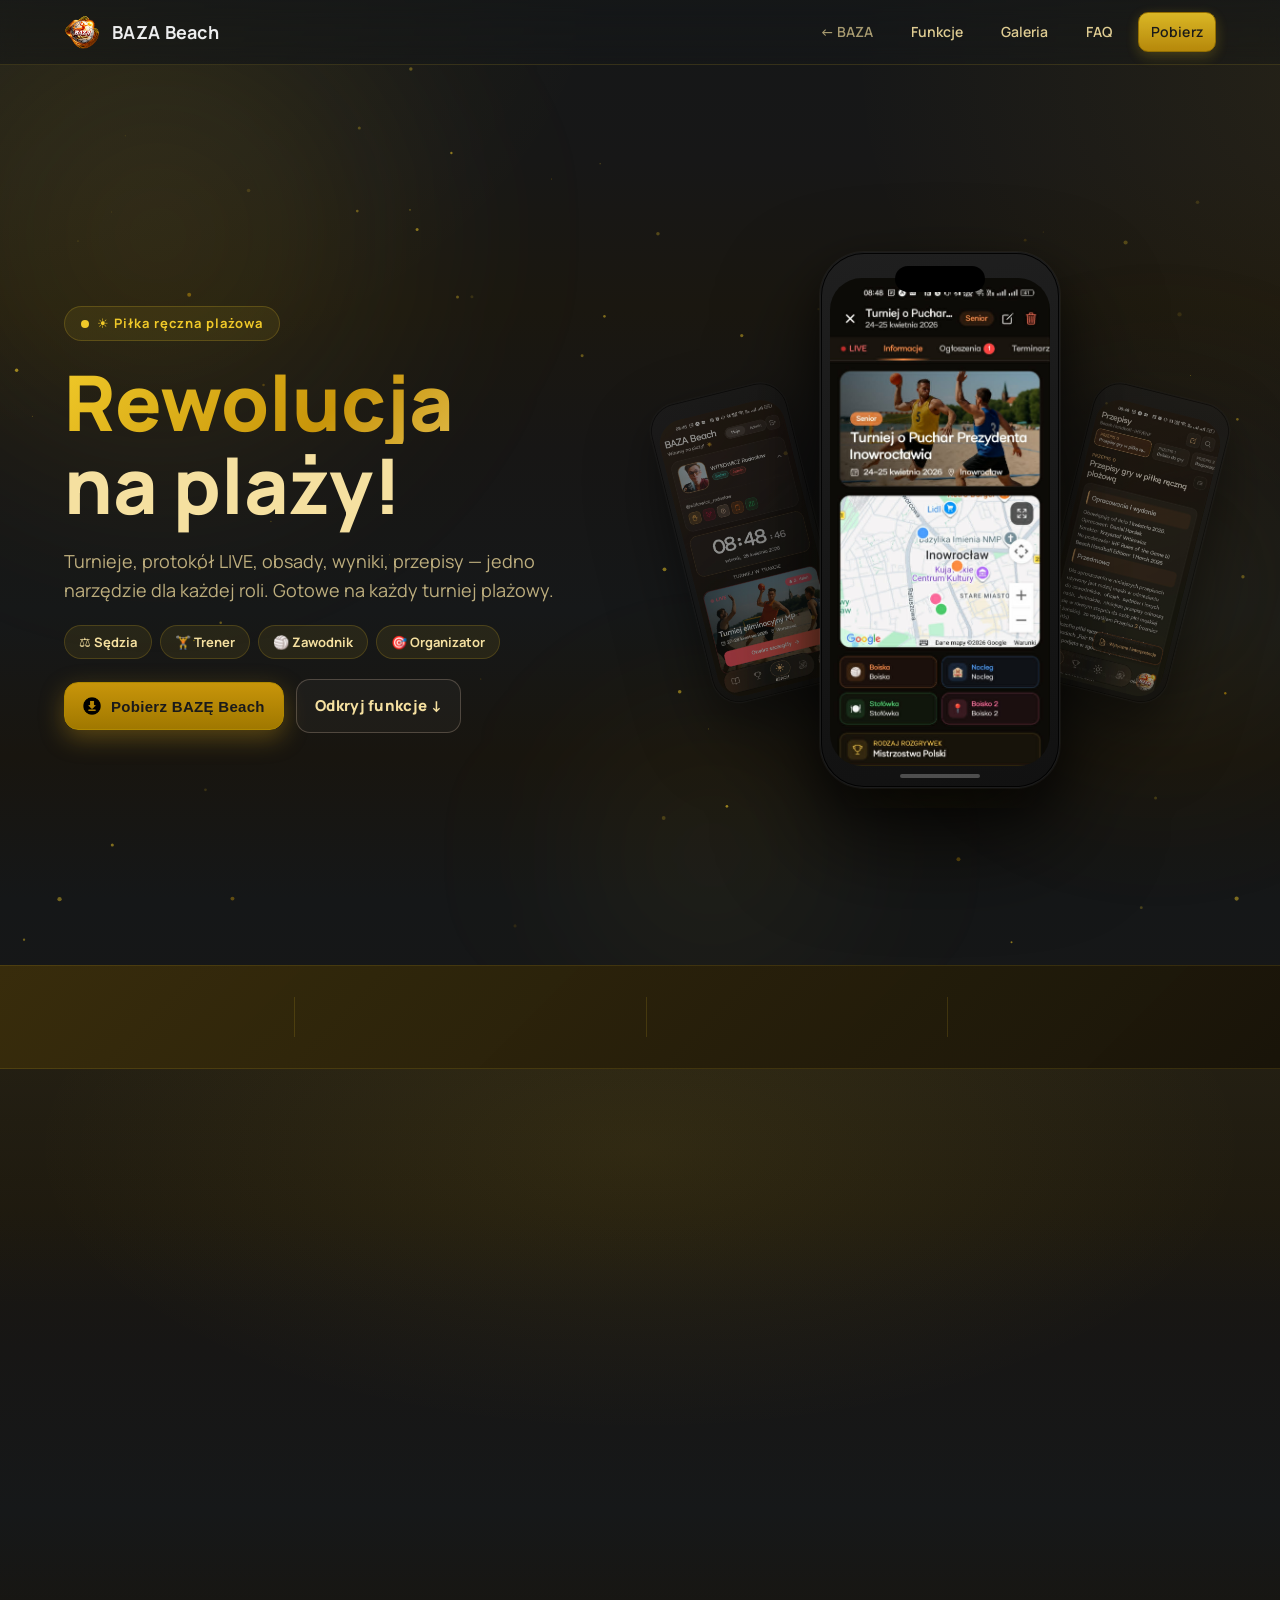
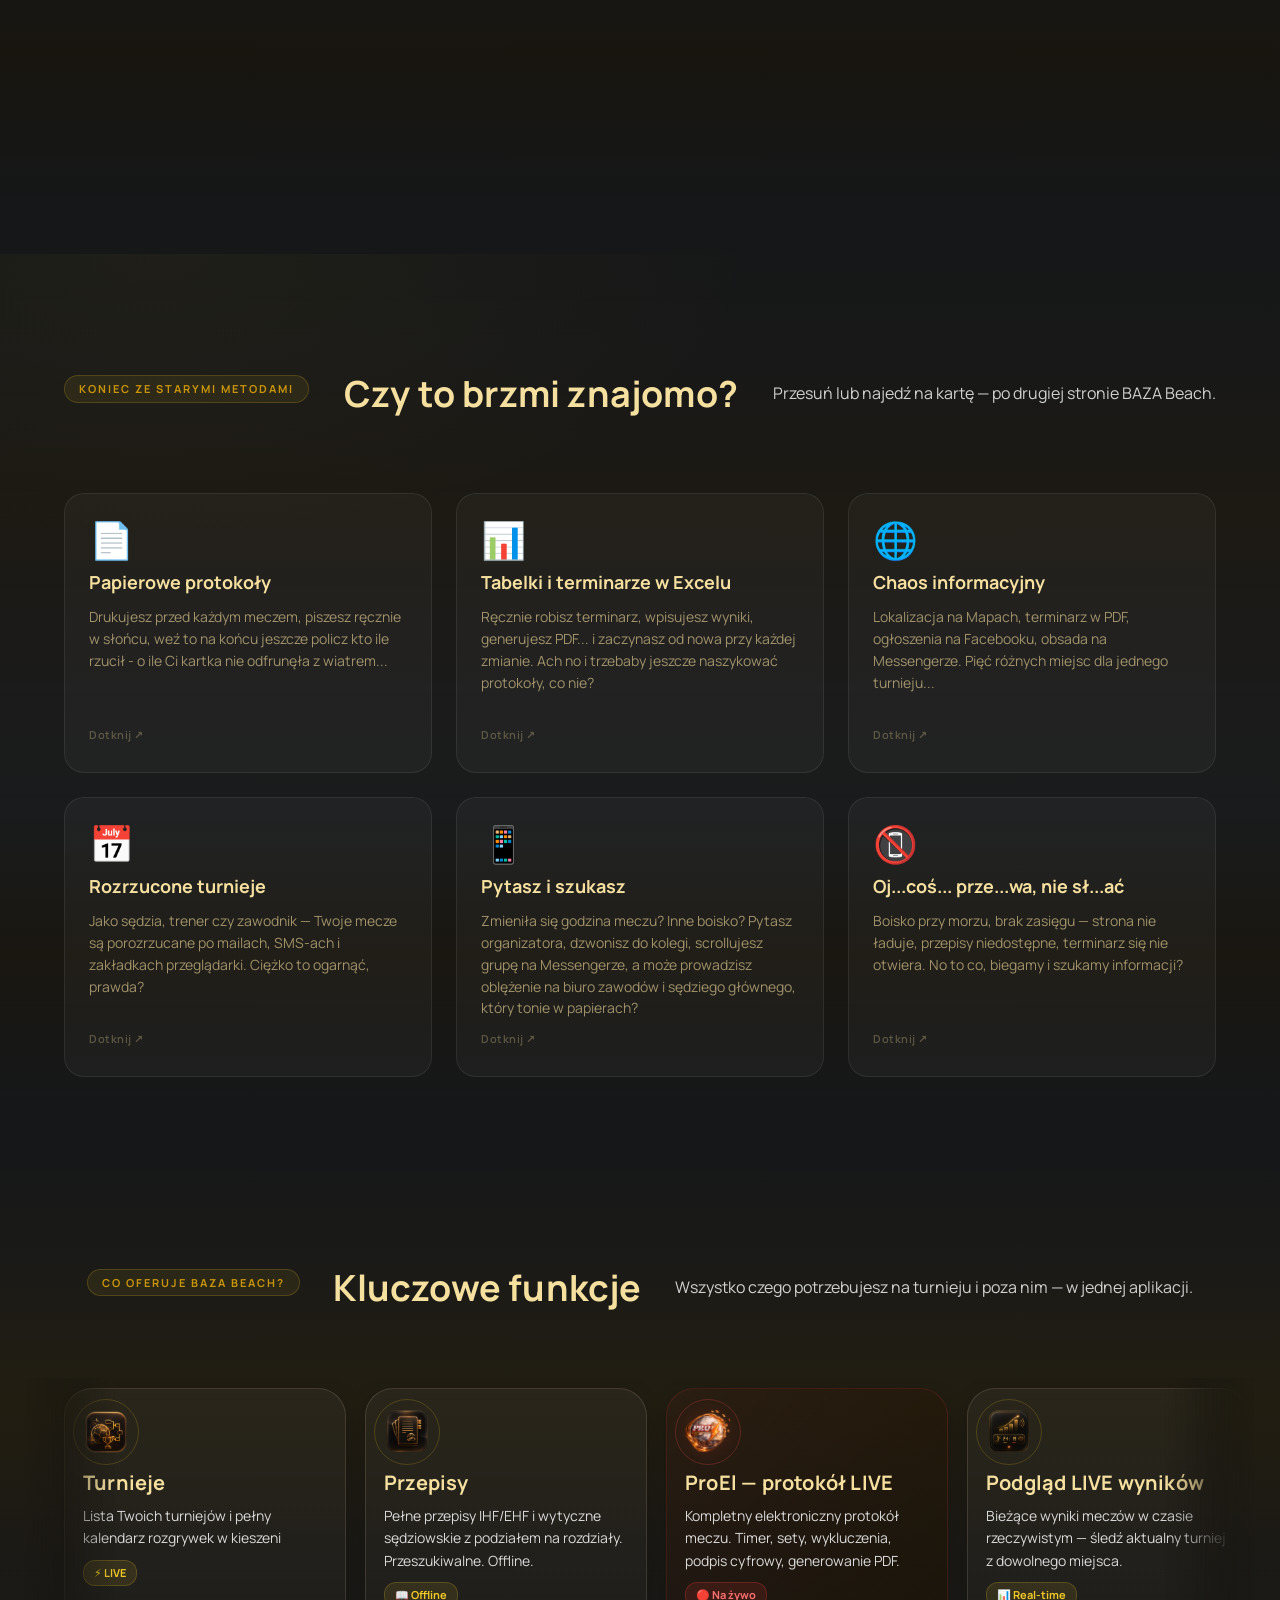
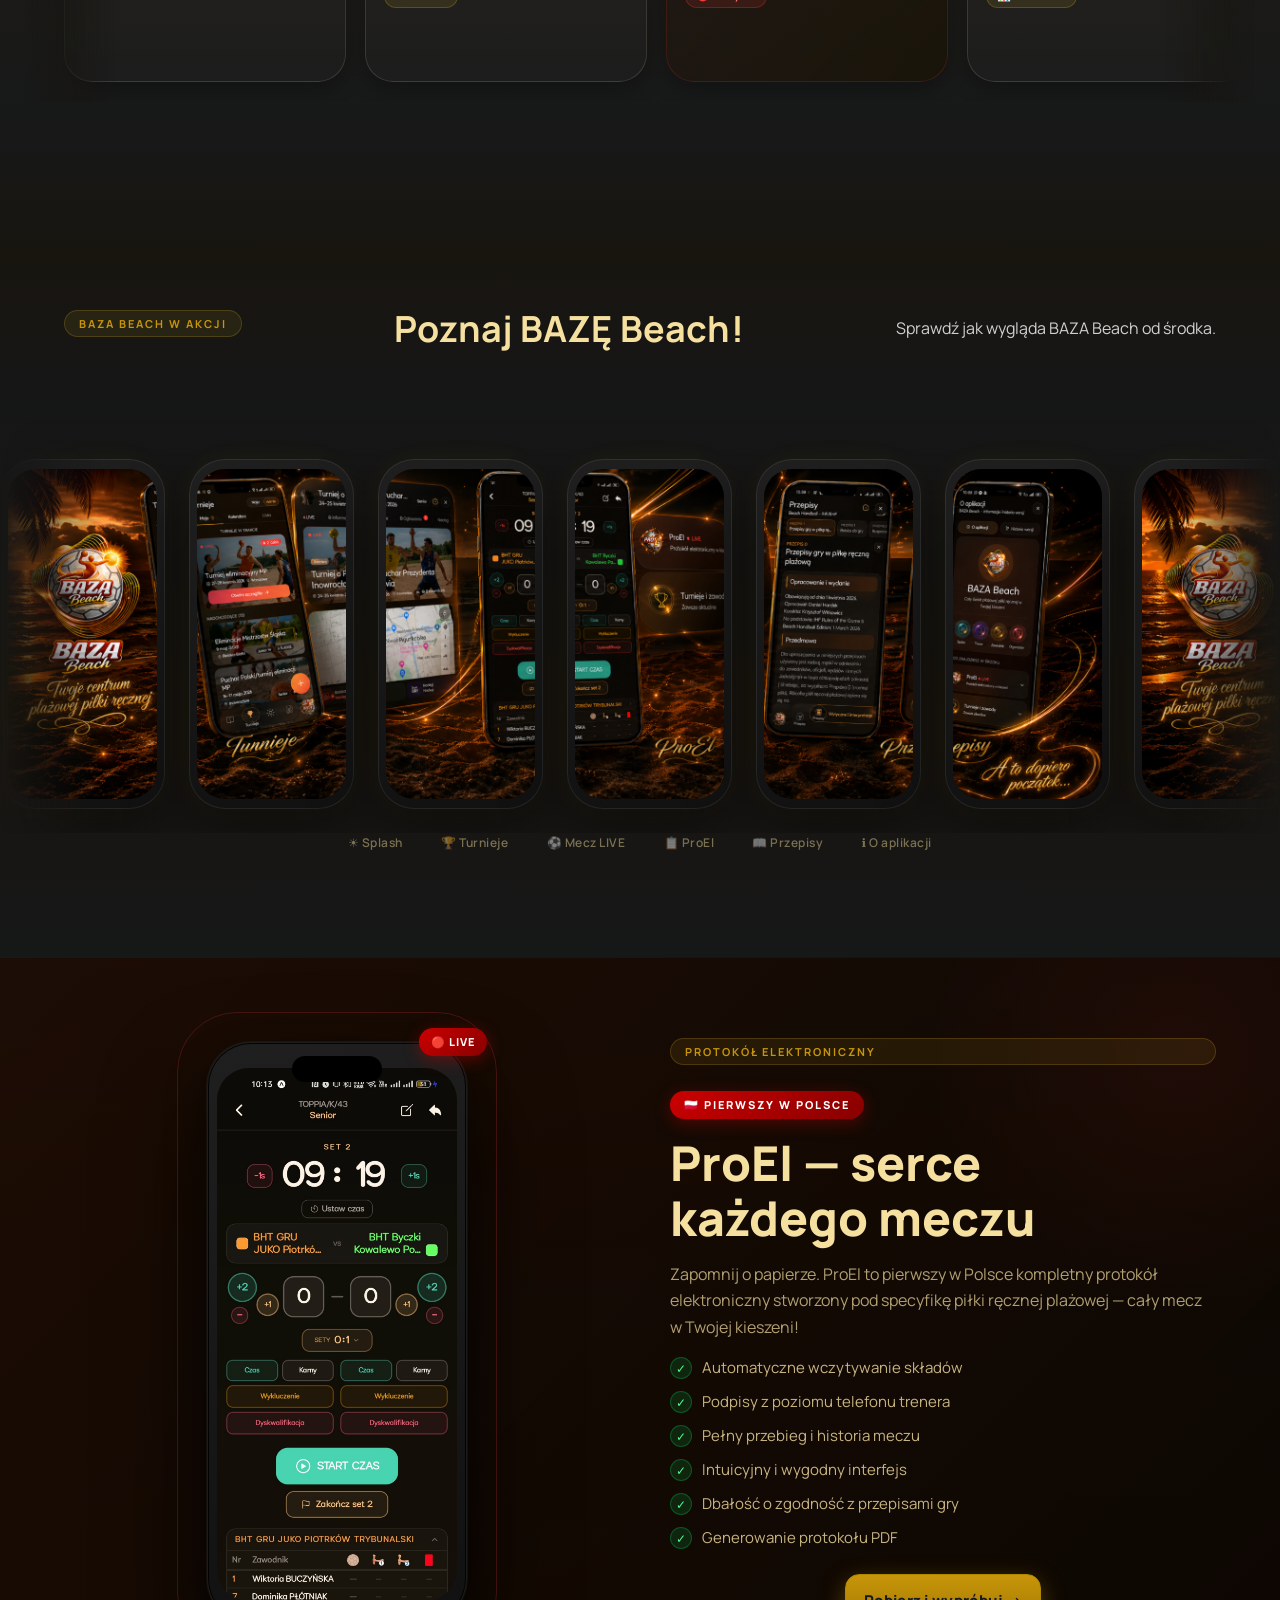
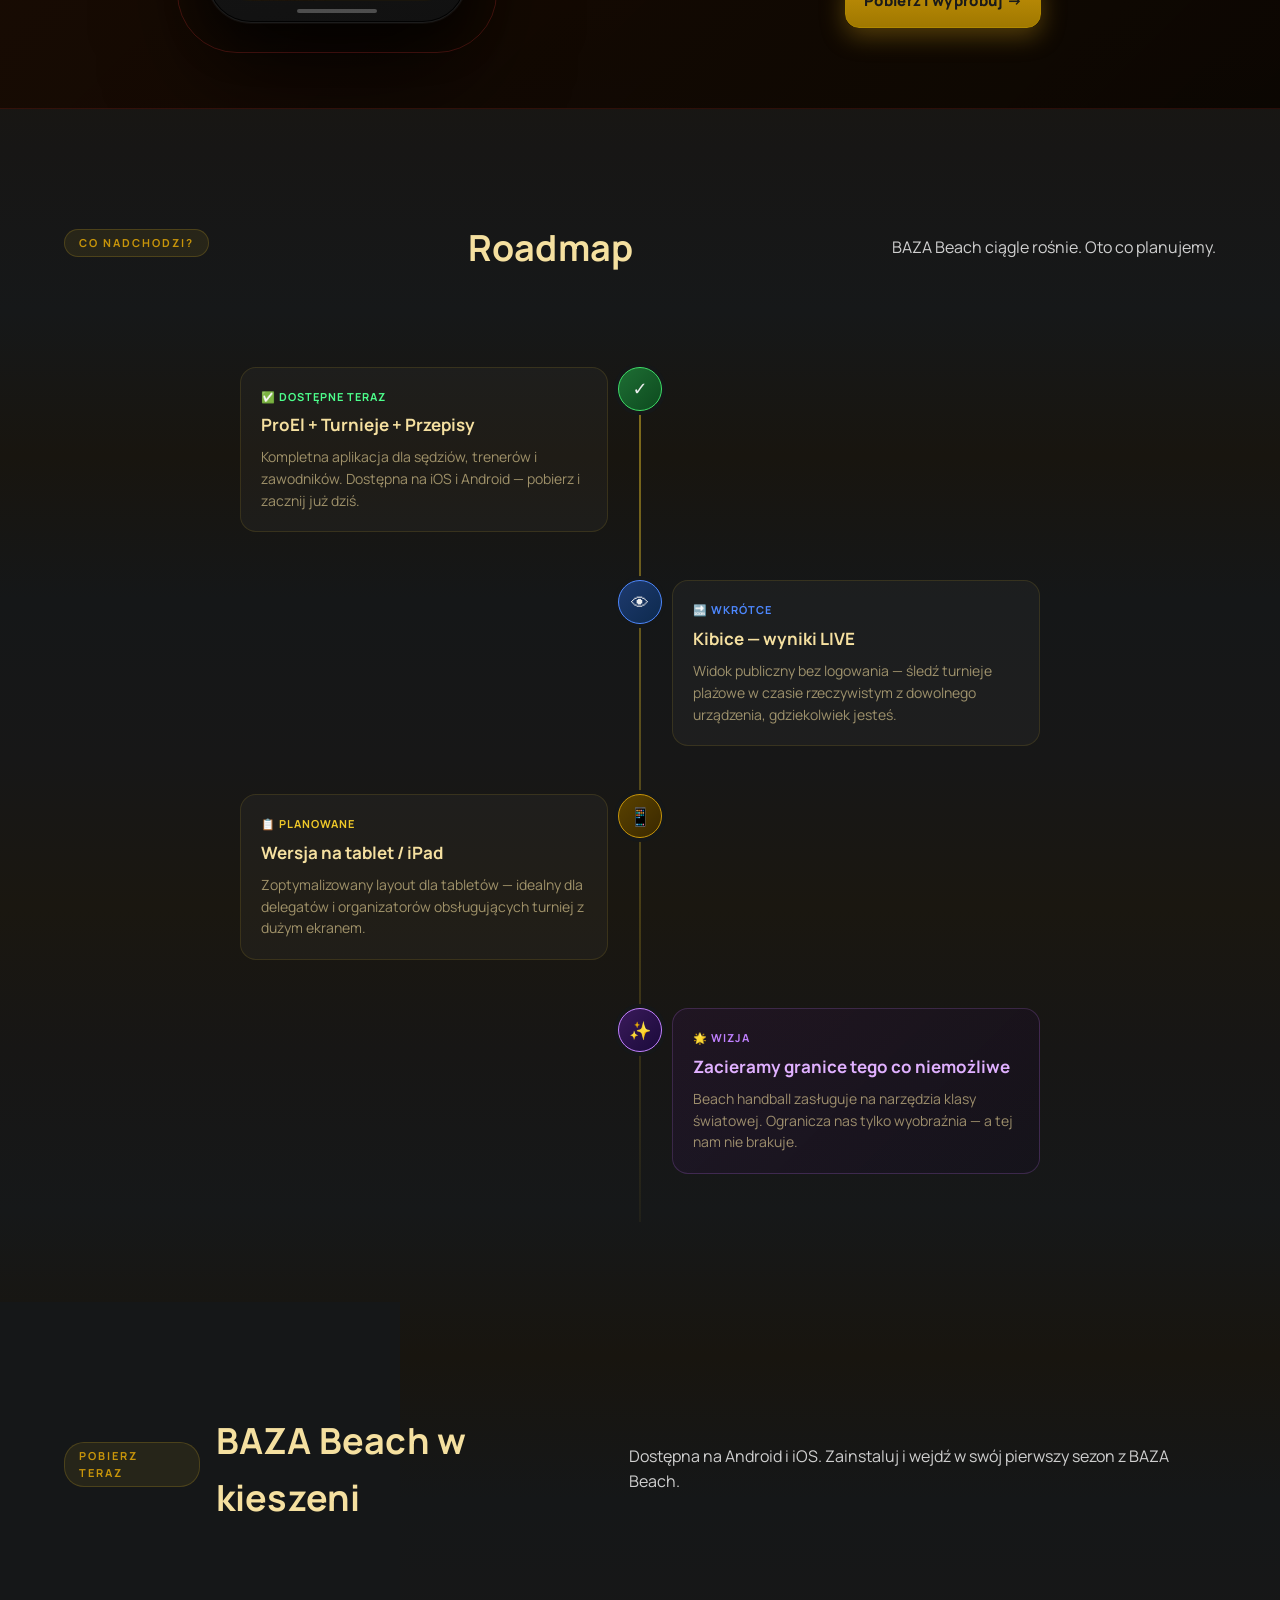
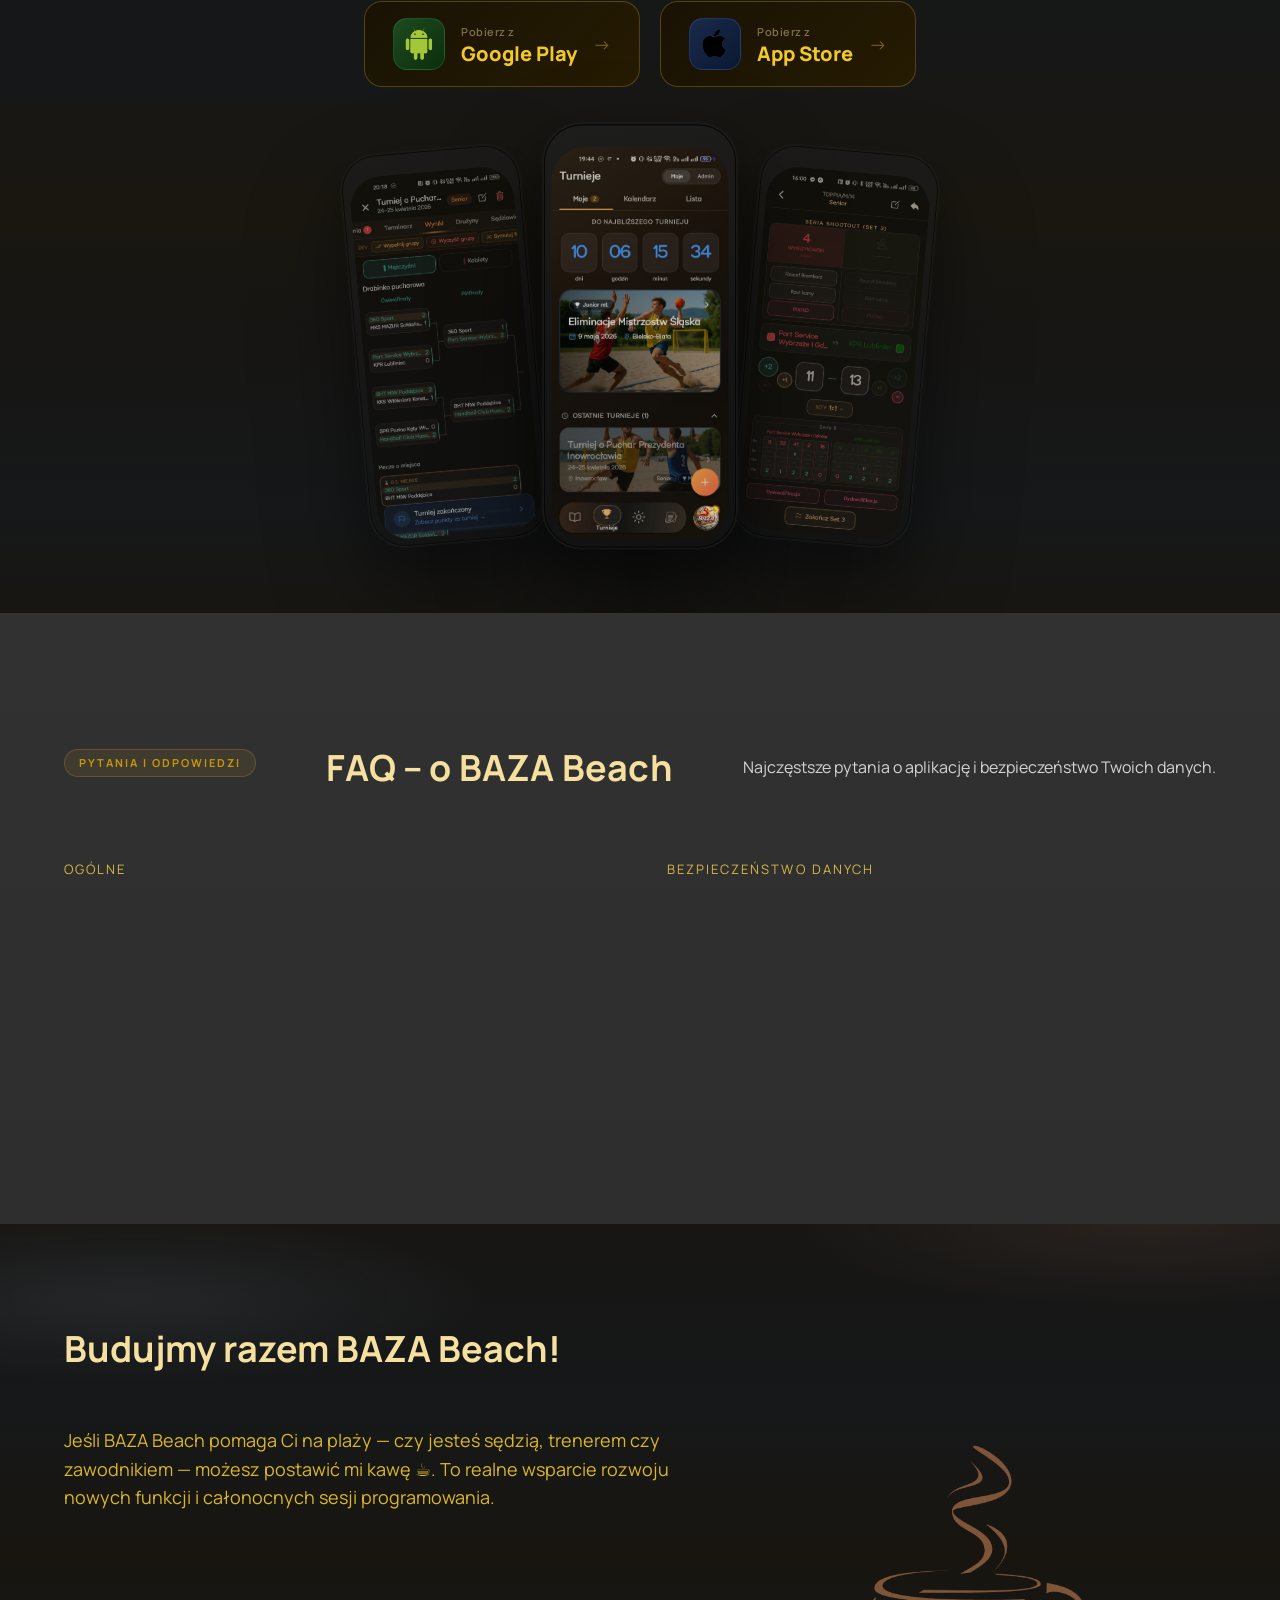
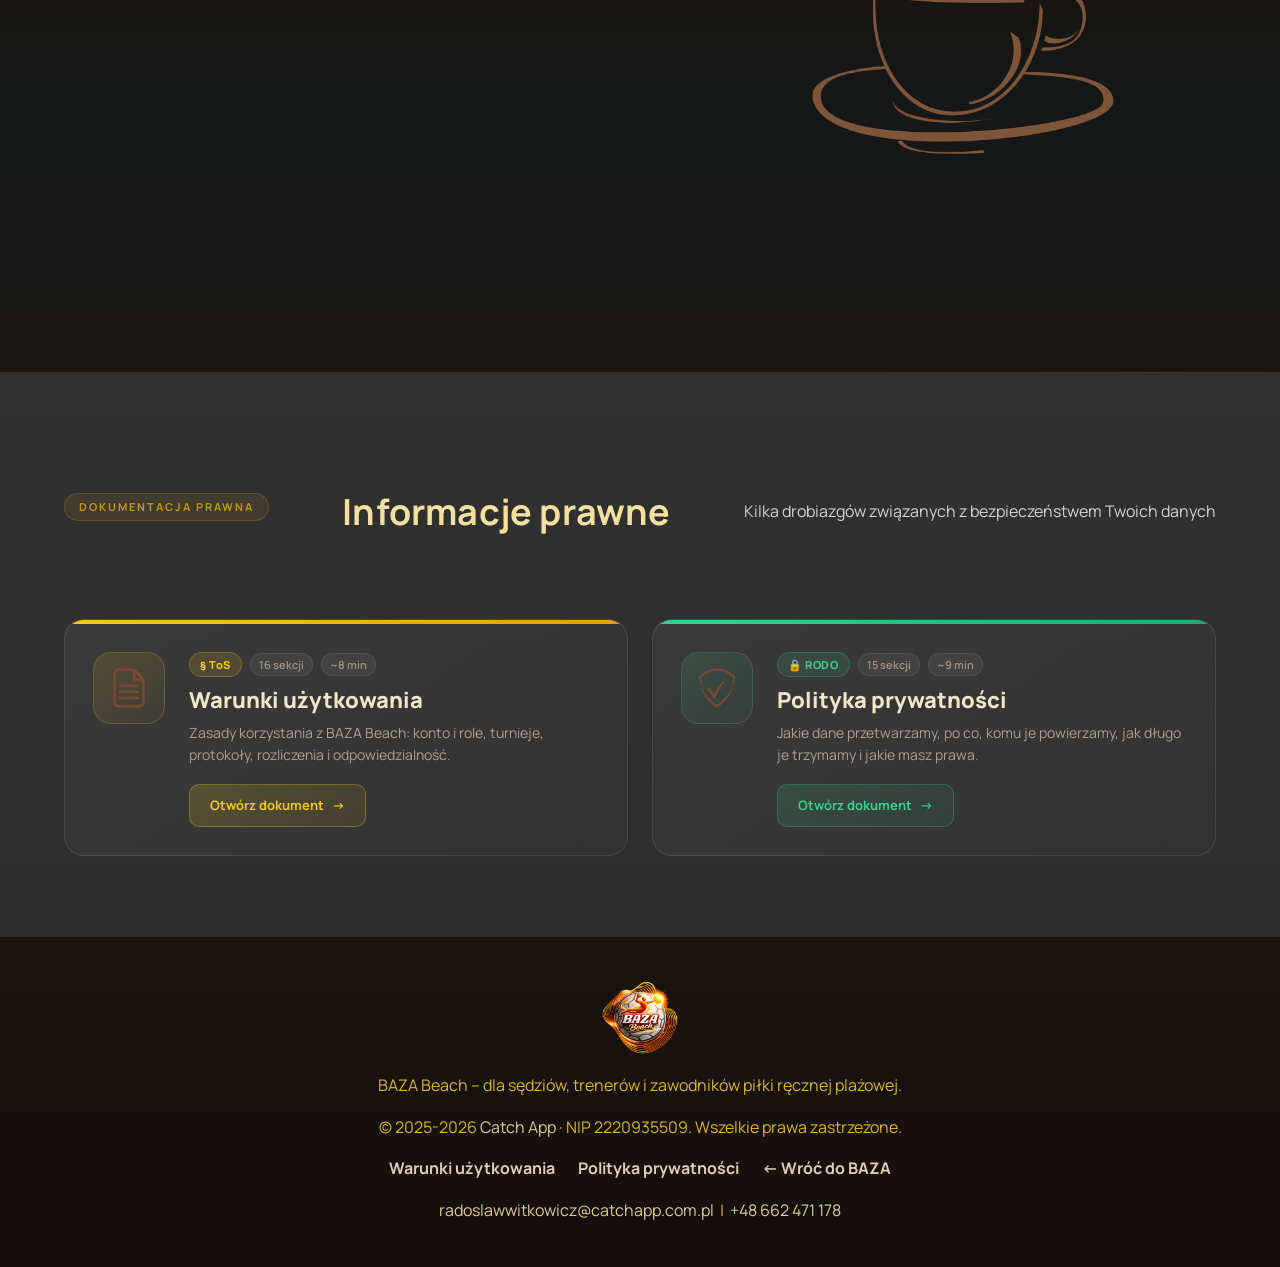
<file: beach.html>
﻿<!DOCTYPE html>
<html lang="pl" class="theme-dark">
<head>
  <meta charset="UTF-8" />
  <script>
    // Stare linki (#privacyModal, #termsModal) prowadzą teraz do osobnych dokumentów BAZA Beach.
    (function () {
      var map = { "#privacyModal": "/beach/polityka-prywatnosci/", "#termsModal": "/beach/warunki-uzytkowania/" };
      function go() { var t = map[location.hash]; if (t) location.replace(t); }
      go();
      window.addEventListener("hashchange", go);
    })();
  </script>
  <meta name="viewport" content="width=device-width, initial-scale=1.0" />
  <title>BAZA Beach - Rewolucja na plaży</title>
  <link rel="icon" href="Grafiki/favicon.png" type="image/png">
  <link rel="preconnect" href="https://fonts.gstatic.com" crossorigin>
  <link href="https://fonts.googleapis.com/css2?family=Manrope:wght@400;600;700;800;900&display=swap" rel="stylesheet">
  <link rel="stylesheet" href="style.css?v=20261001">
  <link rel="stylesheet" href="beach.css?v=20261001">
</head>
<body>

  <div class="scroll-progress" id="scrollProgress"></div>
<!-- NAV -->
  <div class="nav" id="siteNav" aria-label="Główne menu">
    <div class="container nav-inner">
      <div class="brand">
        <img src="Grafiki/baza_beach.png" alt="BAZA Beach" />
        <strong>BAZA Beach</strong>
      </div>
      <nav class="nav-links">
        <a href="index.html" class="nav-back-link">← BAZA</a>
        <a href="#features" class="nav-link-item">Funkcje</a>
        <a href="#gallery" class="nav-link-item">Galeria</a>
        <a href="#faq" class="nav-link-item">FAQ</a>
        <a href="#download" class="btn-cta" id="pobierz">Pobierz</a>
      </nav>
    </div>
  </div>

  <!-- ═══════════════════════════════════════════════════════
       HERO
  ═══════════════════════════════════════════════════════ -->
  <section class="hero-beach" id="heroBeach">
    <canvas id="particleCanvas" aria-hidden="true"></canvas>
    <div class="hblob hblob-1"></div>
    <div class="hblob hblob-2"></div>
    <div class="hblob hblob-3"></div>

    <div class="hero-beach-inner container">
      <div class="hero-beach-text">
        <div class="hero-badge anim-hero anim-d1">
          <span class="hero-badge-pulse"></span>
          ☀️ Piłka ręczna plażowa
        </div>
        <h1 class="hero-beach-title">
          <span class="title-line title-gold anim-hero anim-d3">Rewolucja</span>
          <span class="title-line anim-hero anim-d2">na plaży!</span>
        </h1>
        <p class="hero-beach-sub anim-hero anim-d4">
          Turnieje, protokół LIVE, obsady, wyniki, przepisy — jedno narzędzie dla każdej roli. Gotowe na każdy turniej plażowy.
        </p>
        <div class="hero-roles anim-hero anim-d5">
          <span class="role-chip">⚖️ Sędzia</span>
          <span class="role-chip">🏋️ Trener</span>
          <span class="role-chip">🏐 Zawodnik</span>
          <span class="role-chip">🎯 Organizator</span>
        </div>
        <div class="hero-cta anim-hero anim-d6">
          <button id="ctaDownload" class="btn btn-primary">
            <img src="Grafiki/download.png" alt="" style="width:18px;height:18px"> Pobierz BAZĘ Beach
          </button>
          <a href="#features" class="btn btn-ghost" style="text-decoration:none">Odkryj funkcje ↓</a>
        </div>
      </div>

      <div class="hero-phones-wrap anim-hero anim-d3">
        <div class="phone-hero phone-hero-main">
          <div class="phone-body">
            <div class="phone-notch"></div>
            <img src="Grafiki/screeny/szczegoly.jpg" alt="BAZA Beach — o aplikacji" class="phone-img" id="heroPhoneImg">
            <div class="phone-home-bar"></div>
          </div>
          <div class="phone-glow-aura"></div>
        </div>
        <div class="phone-hero phone-hero-side phone-side-left">
          <div class="phone-body phone-body-sm">
            <img src="Grafiki/screeny/home.jpg" alt="Home" class="phone-img">
          </div>
        </div>
        <div class="phone-hero phone-hero-side phone-side-right">
          <div class="phone-body phone-body-sm">
            <img src="Grafiki/screeny/przepisy.jpg" alt="Przepisy" class="phone-img">
          </div>
        </div>
      </div>
    </div>

    <div class="hero-scroll-hint" id="heroScrollHint">
      <span>scroll</span>
      <div class="scroll-chevron"></div>
    </div>
  </section>

  <!-- ═══════════════════════════════════════════════════════
       STATS BAR
  ═══════════════════════════════════════════════════════ -->
  <div class="stats-bar">
    <div class="container stats-inner">
      <div class="stat-item reveal">
        <span class="stat-num" data-target="1">0</span>
        <span class="stat-label">sezon działania</span>
      </div>
      <div class="stat-sep"></div>
      <div class="stat-item reveal">
        <span class="stat-num" id="active-users-count" data-target="300">0</span><span class="stat-plus">+</span>
        <span class="stat-label">aktywnych użytkowników</span>
      </div>
      <div class="stat-sep"></div>
      <div class="stat-item reveal">
        <span class="stat-num" data-target="4">0</span>
        <span class="stat-label">role użytkowników</span>
      </div>
      <div class="stat-sep"></div>
      <div class="stat-item reveal">
        <span class="stat-num" data-target="2">0</span>
        <span class="stat-label">platformy (iOS + Android)</span>
      </div>
    </div>
  </div>

  <!-- ═══════════════════════════════════════════════════════
       VIDEO SHOWCASE
  ═══════════════════════════════════════════════════════ -->
  <section class="video-showcase" aria-label="Film promocyjny BAZA Beach">
    <div class="video-showcase-inner">
      <div class="video-copy reveal">
        <span class="section-eyebrow">BAZA Beach w ruchu</span>
        <h2>Usiądź wygodnie i zobacz</h2>
      </div>

      <div class="video-frame reveal">
        <video
          class="beach-promo-video"
          src="Filmy/BAZA Beach - Rewolucja na plaży.mp4"
          autoplay
          loop
          controls
          playsinline
          preload="metadata"
        ></video>
        <div class="video-frame-glow" aria-hidden="true"></div>
      </div>
    </div>
  </section>

  <!-- ═══════════════════════════════════════════════════════
       PAIN → SOLUTION (6 flip kart, 3×2)
  ═══════════════════════════════════════════════════════ -->
  <section class="pain-section">
    <div class="container">
      <div class="section-head reveal">
        <span class="section-eyebrow">Koniec ze starymi metodami</span>
        <h2>Czy to brzmi znajomo?</h2>
        <p>Przesuń lub najedź na kartę — po drugiej stronie BAZA Beach.</p>
      </div>

      <div class="pain-grid pain-grid-6">

        <!-- 1 -->
        <div class="pain-card reveal" tabindex="0" role="button">
          <div class="pain-inner">
            <div class="pain-front">
              <div class="pain-emoji">📄</div>
              <h3>Papierowe protokoły</h3>
              <p>Drukujesz przed każdym meczem, piszesz ręcznie w słońcu, weź to na końcu jeszcze policz kto ile rzucił - o ile Ci kartka nie odfrunęła z wiatrem...</p>
              <div class="pain-flip-hint">Dotknij ↗</div>
            </div>
            <div class="pain-back">
              <div class="pain-logo">ProEl</div>
              <h3>Protokół w telefonie</h3>
              <p>Pełny przebieg meczu od wczytania składów i zebrania podpisów, po wygenerowanie gotowego pliku PDF - zero papieru, intuicyjny interfejs i pełna kontrola nad meczem.</p>
              <span class="pain-tag">ProEl - Pierwszy protokół elektroniczny w Polsce</span>
            </div>
          </div>
        </div>

        <!-- 2 -->
        <div class="pain-card reveal" tabindex="0" role="button">
          <div class="pain-inner">
            <div class="pain-front">
              <div class="pain-emoji">📊</div>
              <h3>Tabelki i terminarze w Excelu</h3>
              <p>Ręcznie robisz terminarz, wpisujesz wyniki, generujesz PDF... i zaczynasz od nowa przy każdej zmianie. Ach no i trzebaby jeszcze naszykować protokoły, co nie?</p>
              <div class="pain-flip-hint">Dotknij ↗</div>
            </div>
            <div class="pain-back">
              <div class="pain-emoji">⚡</div>
              <h3>Generuj jednym kliknięciem</h3>
              <p>Terminarz, protokoły, komunikat końcowy — BAZA Beach generuje dokumenty automatycznie na podstawie wprowadzonych danych. Pobierz albo wyślij mailem - to już Twoja decyzja.</p>
              <span class="pain-tag">Nigdy nie było prościej</span>
            </div>
          </div>
        </div>

        <!-- 3 -->
        <div class="pain-card reveal" tabindex="0" role="button">
          <div class="pain-inner">
            <div class="pain-front">
              <div class="pain-emoji">🌐</div>
              <h3>Chaos informacyjny</h3>
              <p>Lokalizacja na Mapach, terminarz w PDF, ogłoszenia na Facebooku, obsada na Messengerze. Pięć różnych miejsc dla jednego turnieju...</p>
              <div class="pain-flip-hint">Dotknij ↗</div>
            </div>
            <div class="pain-back">
              <div class="pain-emoji">🏖️</div>
              <h3>Wszystko w jednej apce</h3>
              <p>Mapa boiska, terminarz, wyniki, obsady, ogłoszenia, transmisja — jeden ekran, jedno miejsce, zero szukania.</p>
              <span class="pain-tag">Cały turniej w kieszeni</span>
            </div>
          </div>
        </div>

        <!-- 4 -->
        <div class="pain-card reveal" tabindex="0" role="button">
          <div class="pain-inner">
            <div class="pain-front">
              <div class="pain-emoji">📅</div>
              <h3>Rozrzucone turnieje</h3>
              <p>Jako sędzia, trener czy zawodnik — Twoje mecze są porozrzucane po mailach, SMS-ach i zakładkach przeglądarki. Ciężko to ogarnąć, prawda?</p>
              <div class="pain-flip-hint">Dotknij ↗</div>
            </div>
            <div class="pain-back">
              <div class="pain-emoji">🗓️</div>
              <h3>Twój kalendarz rozgrywek</h3>
              <p>Wszystkie Twoje nadchodzące mecze, turnieje i obsady w jednym kalendarzu - nie musisz się już martwić. Aplikacja sama przypomni Ci o każdym z odpowiednim wyprzedzeniem.</p>
              <span class="pain-tag">Mój kalendarz i turnieje</span>
            </div>
          </div>
        </div>

        <!-- 5 -->
        <div class="pain-card reveal" tabindex="0" role="button">
          <div class="pain-inner">
            <div class="pain-front">
              <div class="pain-emoji">📱</div>
              <h3>Pytasz i szukasz</h3>
              <p>Zmieniła się godzina meczu? Inne boisko? Pytasz organizatora, dzwonisz do kolegi, scrollujesz grupę na Messengerze, a może prowadzisz oblężenie na biuro zawodów i sędziego głównego, który tonie w papierach?</p>
              <div class="pain-flip-hint">Dotknij ↗</div>
            </div>
            <div class="pain-back">
              <div class="pain-emoji">🔔</div>
              <h3>Turniej masz w kieszeni</h3>
              <p>Zmiana godziny, nowa obsada, aktualizacja turnieju, kolejny mecz — dostajesz powiadomienie push. Zero szukania, zero pytania. Usiądź w cieniu i po prostu ciesz się turniejem.</p>
              <span class="pain-tag">Pełny obieg turnieju i powiadomienia push</span>
            </div>
          </div>
        </div>

        <!-- 6 -->
        <div class="pain-card reveal" tabindex="0" role="button">
          <div class="pain-inner">
            <div class="pain-front">
              <div class="pain-emoji">📵</div>
              <h3>Oj...coś... prze...wa, nie sł...ać</h3>
              <p>Boisko przy morzu, brak zasięgu — strona nie ładuje, przepisy niedostępne, terminarz się nie otwiera. No to co, biegamy i szukamy informacji?</p>
              <div class="pain-flip-hint">Dotknij ↗</div>
            </div>
            <div class="pain-back">
              <div class="pain-emoji">⚡</div>
              <h3>BAZA Beach pamięta też offline</h3>
              <p>Przepisy, protokół i dane turniejów działają również bez zasięgu. Choć działa z myślą online-first, to nie daje się zaskoczyć gdy brakuje zasięgu i pokazuje ostatnio pobrane dane - więc jesteś PRAWIE na bieżąco.</p>
              <span class="pain-tag">Online first -> offline second</span>
            </div>
          </div>
        </div>

      </div>
    </div>
  </section>

  <!-- ═══════════════════════════════════════════════════════
       FEATURES - kompaktowa karuzela
  ═══════════════════════════════════════════════════════ -->
  <section id="features">
    <div class="container">
      <div class="section-head reveal">
        <span class="section-eyebrow">Co oferuje BAZA Beach?</span>
        <h2>Kluczowe funkcje</h2>
        <p>Wszystko czego potrzebujesz na turnieju i poza nim — w jednej aplikacji.</p>
      </div>

      <div class="features-carousel-shell reveal" aria-label="Karuzela kluczowych funkcji">
        <div class="features-grid features-grid-11 features-carousel" id="featuresCarousel" tabindex="0">

        <div class="card feat-card reveal tilt">
          <div class="halo"></div>
          <div class="feat-icon-wrap">
            <img src="Grafiki/ikony/turnieje.png" class="icon" alt="Turnieje">
            <div class="feat-icon-ring"></div>
          </div>
          <h3>Turnieje</h3>
          <p>Lista Twoich turniejów i pełny kalendarz rozgrywek w kieszeni</p>
          <div class="feat-tag">⚡ LIVE</div>
        </div>

        <div class="card feat-card reveal tilt">
          <div class="halo"></div>
          <div class="feat-icon-wrap">
            <img src="Grafiki/ikony/przepisy.png" class="icon" alt="Przepisy">
            <div class="feat-icon-ring"></div>
          </div>
          <h3>Przepisy</h3>
          <p>Pełne przepisy IHF/EHF i wytyczne sędziowskie z podziałem na rozdziały. Przeszukiwalne. Offline.</p>
          <div class="feat-tag">📖 Offline</div>
        </div>

        <div class="card feat-card feat-card-proel reveal tilt">
          <div class="halo"></div>
          <div class="feat-icon-wrap">
            <img src="Grafiki/PROEL.png" class="icon" alt="ProEl">
            <div class="feat-icon-ring ring-red"></div>
            <div class="feat-proel-pulse"></div>
          </div>
          <h3>ProEl — protokół LIVE</h3>
          <p>Kompletny elektroniczny protokół meczu. Timer, sety, wykluczenia, podpis cyfrowy, generowanie PDF.</p>
          <div class="feat-tag feat-tag-live">🔴 Na żywo</div>
        </div>

        <div class="card feat-card reveal tilt">
          <div class="halo"></div>
          <div class="feat-icon-wrap">
            <img src="Grafiki/ikony/live.png" class="icon" alt="Wyniki LIVE">
            <div class="feat-icon-ring"></div>
          </div>
          <h3>Podgląd LIVE wyników</h3>
          <p>Bieżące wyniki meczów w czasie rzeczywistym — śledź aktualny turniej z dowolnego miejsca.</p>
          <div class="feat-tag">📊 Real-time</div>
        </div>

        <div class="card feat-card reveal tilt">
          <div class="halo"></div>
          <div class="feat-icon-wrap">
            <img src="Grafiki/ikony/informacje.png" class="icon" alt="Info turnieju">
            <div class="feat-icon-ring"></div>
          </div>
          <h3>Informacje o turnieju</h3>
          <p>Lokalizacja, regulamin, obsada, harmonogram — wszystkie informacje o turnieju w kieszeni.</p>
          <div class="feat-tag">📍 Wszystko tu</div>
        </div>

        <div class="card feat-card reveal tilt">
          <div class="halo"></div>
          <div class="feat-icon-wrap">
            <img src="Grafiki/ikony/kalendarz.png" class="icon" alt="Kalendarz">
            <div class="feat-icon-ring"></div>
          </div>
          <h3>Kalendarz rozgrywek</h3>
          <p>Pełny kalendarz sezonowy — Twoje nadchodzące mecze, turnieje i obsady w jednym widoku.</p>
          <div class="feat-tag">🗓 Sezon</div>
        </div>

        <div class="card feat-card reveal tilt">
          <div class="halo"></div>
          <div class="feat-icon-wrap">
            <img src="Grafiki/ikony/dokumenty.png" class="icon" alt="Dokumenty">
            <div class="feat-icon-ring"></div>
          </div>
          <h3>Dokumenty</h3>
          <p>Terminarz, protokoły meczowe, komunikat końcowy — generowane jednym kliknięciem!</p>
          <div class="feat-tag">📄 1 klik</div>
        </div>

        <div class="card feat-card reveal tilt">
          <div class="halo"></div>
          <div class="feat-icon-wrap">
            <img src="Grafiki/ikony/zprp.png" class="icon" alt="Składy ZPRP">
            <div class="feat-icon-ring"></div>
          </div>
          <h3>Składy z ZPRP</h3>
          <p>Automatyczne wczytywanie zespołów, list i badań bezpośrednio z systemu ZPRP.</p>
          <div class="feat-tag">🔗 Auto-import</div>
        </div>

        <div class="card feat-card reveal tilt">
          <div class="halo"></div>
          <div class="feat-icon-wrap">
            <img src="Grafiki/ikony/przygotowanie.png" class="icon" alt="Przygotowanie turnieju">
            <div class="feat-icon-ring"></div>
          </div>
          <h3>Przygotowanie turnieju</h3>
          <p>Tworzenie terminarza, podział na grupy, konfiguracja boisk i kategorii wiekowych — w kilku krokach.</p>
          <div class="feat-tag">⚙️ Admin i Gospodarz</div>
        </div>

        <div class="card feat-card reveal tilt">
          <div class="halo"></div>
          <div class="feat-icon-wrap">
            <img src="Grafiki/ikony/obsady.png" class="icon" alt="Obsady">
            <div class="feat-icon-ring"></div>
          </div>
          <h3>Obsady sędziów</h3>
          <p>Kalendarz dyspozycyjności sędziów i gotowe obsady sędziowskie z powiadomieniami push.</p>
          <div class="feat-tag">🔔 Push</div>
        </div>

        <div class="card feat-card reveal tilt">
          <div class="halo"></div>
          <div class="feat-icon-wrap">
            <img src="Grafiki/ikony/wyniki.png" class="icon" alt="Tabele">
            <div class="feat-icon-ring"></div>
          </div>
          <h3>Tabele i wyniki</h3>
          <p>Tabele per turniej i per kategoria wiekowa na cały sezon — pełny obraz rozgrywek plażowych.</p>
          <div class="feat-tag">🏆 Sezon</div>
        </div>

      </div>
      </div>
    </div>
  </section>

  <!-- ═══════════════════════════════════════════════════════
       GALLERY — Phone strip
  ═══════════════════════════════════════════════════════ -->
  <section id="gallery" class="gallery-section">
    <div class="container">
      <div class="section-head reveal">
        <span class="section-eyebrow">BAZA Beach w akcji</span>
        <h2>Poznaj BAZĘ Beach!</h2>
        <p>Sprawdź jak wygląda BAZA Beach od środka.</p>
      </div>
    </div>

    <div class="phone-strip-outer" id="phoneStripOuter">
      <div class="phone-strip" id="phoneStrip">
        <div class="strip-phone"><div class="strip-phone-body"><img src="Grafiki/beach_ekrany/1.png" alt="Splash screen"></div></div>
        <div class="strip-phone"><div class="strip-phone-body"><img src="Grafiki/beach_ekrany/2.png" alt="Turnieje"></div></div>
        <div class="strip-phone"><div class="strip-phone-body"><img src="Grafiki/beach_ekrany/3.png" alt="Mecz LIVE"></div></div>
        <div class="strip-phone"><div class="strip-phone-body"><img src="Grafiki/beach_ekrany/4.png" alt="ProEl protokół"></div></div>
        <div class="strip-phone"><div class="strip-phone-body"><img src="Grafiki/beach_ekrany/5.png" alt="Przepisy"></div></div>
        <div class="strip-phone"><div class="strip-phone-body"><img src="Grafiki/beach_ekrany/6.png" alt="O aplikacji"></div></div>
        <div class="strip-phone" aria-hidden="true"><div class="strip-phone-body"><img src="Grafiki/beach_ekrany/1.png" alt=""></div></div>
        <div class="strip-phone" aria-hidden="true"><div class="strip-phone-body"><img src="Grafiki/beach_ekrany/2.png" alt=""></div></div>
        <div class="strip-phone" aria-hidden="true"><div class="strip-phone-body"><img src="Grafiki/beach_ekrany/3.png" alt=""></div></div>
        <div class="strip-phone" aria-hidden="true"><div class="strip-phone-body"><img src="Grafiki/beach_ekrany/4.png" alt=""></div></div>
        <div class="strip-phone" aria-hidden="true"><div class="strip-phone-body"><img src="Grafiki/beach_ekrany/5.png" alt=""></div></div>
        <div class="strip-phone" aria-hidden="true"><div class="strip-phone-body"><img src="Grafiki/beach_ekrany/6.png" alt=""></div></div>
      </div>
    </div>

    <div class="strip-labels container">
      <span>☀️ Splash</span>
      <span>🏆 Turnieje</span>
      <span>⚽ Mecz LIVE</span>
      <span>📋 ProEl</span>
      <span>📖 Przepisy</span>
      <span>ℹ️ O aplikacji</span>
    </div>
  </section>

  <!-- ═══════════════════════════════════════════════════════
       PROEL SPOTLIGHT
  ═══════════════════════════════════════════════════════ -->
  <section class="proel-section">
    <div class="container proel-grid">

      <div class="proel-visual reveal">
        <div class="proel-phone-wrap">
          <div class="phone-body proel-phone-body">
            <div class="phone-notch"></div>
            <img src="Grafiki/screeny/proel.jpg" alt="ProEl protokół LIVE" class="phone-img">
            <div class="phone-home-bar"></div>
          </div>
          <div class="proel-glow-ring"></div>
          <div class="proel-badge-float">🔴 LIVE</div>
        </div>
      </div>

      <div class="proel-text reveal">
        <span class="section-eyebrow">Protokół elektroniczny</span>
        <div class="proel-pl-badge">🇵🇱 PIERWSZY W POLSCE</div>
        <h2>ProEl — serce<br>każdego meczu</h2>
        <p class="proel-desc">Zapomnij o papierze. ProEl to pierwszy w Polsce kompletny protokół elektroniczny stworzony pod specyfikę piłki ręcznej plażowej — cały mecz w Twojej kieszeni!</p>
        <ul class="proel-features">
          <li><span class="pf-check">✓</span> Automatyczne wczytywanie składów</li>
          <li><span class="pf-check">✓</span> Podpisy z poziomu telefonu trenera</li>
          <li><span class="pf-check">✓</span> Pełny przebieg i historia meczu</li>
          <li><span class="pf-check">✓</span> Intuicyjny i wygodny interfejs</li>
          <li><span class="pf-check">✓</span> Dbałość o zgodność z przepisami gry</li>
          <li><span class="pf-check">✓</span> Generowanie protokołu PDF</li>
        </ul>
        <div class="proel-cta-wrap">
          <a href="#download" class="btn btn-primary proel-cta-btn" style="text-decoration:none;display:inline-flex">
            Pobierz i wypróbuj →
          </a>
        </div>
      </div>

    </div>
  </section>

  <!-- ═══════════════════════════════════════════════════════
       ROADMAP
  ═══════════════════════════════════════════════════════ -->
  <section class="roadmap-section">
    <div class="container">
      <div class="section-head reveal">
        <span class="section-eyebrow">Co nadchodzi?</span>
        <h2>Roadmap</h2>
        <p>BAZA Beach ciągle rośnie. Oto co planujemy.</p>
      </div>

      <div class="roadmap-track">
        <div class="roadmap-spine"></div>

        <div class="rm-item rm-left reveal">
          <div class="rm-dot rm-dot-done">✓</div>
          <div class="rm-card">
            <div class="rm-status rm-done">✅ Dostępne teraz</div>
            <h3>ProEl + Turnieje + Przepisy</h3>
            <p>Kompletna aplikacja dla sędziów, trenerów i zawodników. Dostępna na iOS i Android — pobierz i zacznij już dziś.</p>
          </div>
        </div>

        <div class="rm-item rm-right reveal">
          <div class="rm-dot rm-dot-soon">👁</div>
          <div class="rm-card">
            <div class="rm-status rm-soon">🔜 Wkrótce</div>
            <h3>Kibice — wyniki LIVE</h3>
            <p>Widok publiczny bez logowania — śledź turnieje plażowe w czasie rzeczywistym z dowolnego urządzenia, gdziekolwiek jesteś.</p>
          </div>
        </div>

        <div class="rm-item rm-left reveal">
          <div class="rm-dot rm-dot-planned">📱</div>
          <div class="rm-card">
            <div class="rm-status rm-planned">📋 Planowane</div>
            <h3>Wersja na tablet / iPad</h3>
            <p>Zoptymalizowany layout dla tabletów — idealny dla delegatów i organizatorów obsługujących turniej z dużym ekranem.</p>
          </div>
        </div>

        <div class="rm-item rm-right reveal">
          <div class="rm-dot rm-dot-dream">✨</div>
          <div class="rm-card rm-card-dream">
            <div class="rm-status rm-dream">🌟 Wizja</div>
            <h3>Zacieramy granice tego co niemożliwe</h3>
            <p>Beach handball zasługuje na narzędzia klasy światowej. Ogranicza nas tylko wyobraźnia — a tej nam nie brakuje.</p>
          </div>
        </div>

      </div>
    </div>
  </section>

  <!-- ═══════════════════════════════════════════════════════
       DOWNLOAD
  ═══════════════════════════════════════════════════════ -->
  <section id="download" class="download-section">
    <div class="container">
      <div class="section-head reveal">
        <span class="section-eyebrow">Pobierz teraz</span>
        <h2>BAZA Beach w kieszeni</h2>
        <p>Dostępna na Android i iOS. Zainstaluj i wejdź w swój pierwszy sezon z BAZA Beach.</p>
      </div>

      <div class="store-buttons-wrap reveal">
        <a id="downloadAndroid"
           class="store-btn store-btn-android"
           href="https://play.google.com/store/apps/details?id=com.radzio.bazabeach&hl=pl&gl=PL"
           target="_blank" rel="noopener noreferrer">
          <div class="store-btn-icon-wrap store-icon-android">
            <img src="Grafiki/android.png" alt="Android" class="store-os-img">
          </div>
          <div class="store-btn-text">
            <span class="store-btn-sub">Pobierz z</span>
            <span class="store-btn-name">Google Play</span>
          </div>
          <div class="store-btn-arrow">→</div>
        </a>

        <a id="downloadIOS"
           class="store-btn store-btn-ios"
           href="https://apps.apple.com/us/app/id6764278536"
           target="_blank" rel="noopener noreferrer">
          <div class="store-btn-icon-wrap store-icon-ios">
            <img src="Grafiki/ios.png" alt="iOS" class="store-os-img">
          </div>
          <div class="store-btn-text">
            <span class="store-btn-sub">Pobierz z</span>
            <span class="store-btn-name">App Store</span>
          </div>
          <div class="store-btn-arrow">→</div>
        </a>
      </div>

      <div class="download-phones-preview reveal">
        <div class="dl-phone-mini">
          <div class="phone-body phone-body-sm">
            <img src="Grafiki/screeny/drabinki.jpg" alt="Wyniki" class="phone-img">
          </div>
        </div>
        <div class="dl-phone-mini dl-phone-center">
          <div class="phone-body phone-body-sm">
            <img src="Grafiki/screeny/turnieje.jpg" alt="Turnieje" class="phone-img">
          </div>
        </div>
        <div class="dl-phone-mini">
          <div class="phone-body phone-body-sm">
            <img src="Grafiki/screeny/shootout.jpg" alt="ProEl shootout" class="phone-img">
          </div>
        </div>
      </div>

    </div>
  </section>

  <!-- ═══════════════════════════════════════════════════════
       FAQ
  ═══════════════════════════════════════════════════════ -->
  <section id="faq">
    <div class="container">
      <div class="section-head reveal">
        <span class="section-eyebrow">Pytania i odpowiedzi</span>
        <h2>FAQ – o BAZA Beach</h2>
        <p>Najczęstsze pytania o aplikację i bezpieczeństwo Twoich danych.</p>
      </div>

      <div class="faq-grid">
        <div class="faq-column">
          <p class="faq-column-title">Ogólne</p>
          <div class="faq-list">

            <div class="faq-item reveal">
              <button class="faq-question" type="button" aria-expanded="false">
                <span class="faq-question-label">Czym jest BAZA Beach?</span>
                <span class="faq-chevron" aria-hidden="true"></span>
              </button>
              <div class="faq-body"><div class="faq-body-inner">
                <p>BAZA Beach to aplikacja dla wszystkich uczestników rozgrywek piłki ręcznej plażowej — sędziów, trenerów, zawodników, a docelowo i kibiców. Łączy terminarze turniejów, obsady sędziowskie, wyniki, tabele, protokół elektroniczny i aktualne przepisy — w jednym miejscu.</p>
              </div></div>
            </div>

            <div class="faq-item reveal">
              <button class="faq-question" type="button" aria-expanded="false">
                <span class="faq-question-label">Czy BAZA Beach jest powiązana z oficjalnym systemem ZPRP?</span>
                <span class="faq-chevron" aria-hidden="true"></span>
              </button>
              <div class="faq-body"><div class="faq-body-inner">
                <p>BAZA Beach to niezależne narzędzie działające samodzielnie, ale z możliwością importu danych z systemu ZPRP (składy, zespoły). Działa sprawnie nawet w warunkach plażowych z ograniczonym lub zerowym zasięgiem.</p>
              </div></div>
            </div>

            <div class="faq-item reveal">
              <button class="faq-question" type="button" aria-expanded="false">
                <span class="faq-question-label">Na jakich urządzeniach działa BAZA Beach?</span>
                <span class="faq-chevron" aria-hidden="true"></span>
              </button>
              <div class="faq-body"><div class="faq-body-inner">
                <p>BAZA Beach działa na telefonach z Androidem i iOS. Aplikację pobierzesz z Google Play lub App Store — przyciski do sklepów znajdziesz w sekcji „Pobierz aplikację" powyżej.</p>
              </div></div>
            </div>

            <div class="faq-item reveal">
              <button class="faq-question" type="button" aria-expanded="false">
                <span class="faq-question-label">Czy aplikacja działa offline?</span>
                <span class="faq-chevron" aria-hidden="true"></span>
              </button>
              <div class="faq-body"><div class="faq-body-inner">
                <p>Tak — większość funkcji, w tym przepisy, protokół elektroniczny i dostęp do zapisanych danych turniejów, działa bez aktywnego połączenia z internetem. BAZA Beach jest aplikacją online-first i większość funkcji wymaga połączenia w celu zapewenienia najlepszej jakości, jednak offline znajdziesz również to co potrzebujesz - pobrane i zapisane gdy ostatnio byłeś/aś online 😉</p>
              </div></div>
            </div>

          </div>
        </div>

        <div class="faq-column">
          <p class="faq-column-title">Bezpieczeństwo danych</p>
          <div class="faq-list">

            <div class="faq-item reveal">
              <button class="faq-question" type="button" aria-expanded="false">
                <span class="faq-question-label">Jakie dane przechowuje BAZA Beach?</span>
                <span class="faq-chevron" aria-hidden="true"></span>
              </button>
              <div class="faq-body"><div class="faq-body-inner">
                <p>BAZA Beach przechowuje wyłącznie dane niezbędne do działania — wyniki turniejów, obsady sędziowskie, dane protokołu i ustawienia. Twoje dane osobowe przechowywane są tylko na Twoje życzenie jeśli chcesz ułatwić innym użytkownikom skontaktowanie się z Tobą.</p>
              </div></div>
            </div>

            <div class="faq-item reveal">
              <button class="faq-question" type="button" aria-expanded="false">
                <span class="faq-question-label">Czy moje dane są wysyłane na zewnętrzny serwer?</span>
                <span class="faq-chevron" aria-hidden="true"></span>
              </button>
              <div class="faq-body"><div class="faq-body-inner">
                <p>Dane związane z dostępem do konta są odpowiednio szyfrowane i przechowywane w bazie danych w formie niezrozumiałej dla człowieka. Dane dotyczące turnieju i najnowsze aktualizacje w podobny sposób. Zabezpieczone są dostępem na podstawie odpowiedniej roli użytkownika, aby uniemożliwić dostęp osobom postronnym.</p>
              </div></div>
            </div>

            <div class="faq-item reveal">
              <button class="faq-question" type="button" aria-expanded="false">
                <span class="faq-question-label">Protokół elektroniczny - a co to?</span>
                <span class="faq-chevron" aria-hidden="true"></span>
              </button>
              <div class="faq-body"><div class="faq-body-inner">
                <p>To innowacyjny, pierwszy w Polsce moduł pozwalający na prowadzenie pełnej rejestracji meczu z poziomu telefonu. Od podpisu trenera po protokół PDF wszystko za pomocą kilku prostych kliknięć. A dla pozostałych uczestników turnieju wynik LIVE dostępny jest na wyciągnięcie ręki.</p>
              </div></div>
            </div>

            <div class="faq-item reveal">
              <button class="faq-question" type="button" aria-expanded="false">
                <span class="faq-question-label">Jak mogę usunąć swoje dane z aplikacji?</span>
                <span class="faq-chevron" aria-hidden="true"></span>
              </button>
              <div class="faq-body"><div class="faq-body-inner">
                <p>Dane możesz usunąć w dowolnej chwili z poziomu Ustawień aplikacji. Przechowane wtedy zostaną jedynie Twoje statystyki ale opisane jako DEZAKTYWOWANY UŻYTKOWNIK bez jakichkolwiek danych osobowych.</p>
              </div></div>
            </div>

          </div>
        </div>
      </div>
    </div>
  </section>

  <!-- ═══════════════════════════════════════════════════════
       SUPPORT
  ═══════════════════════════════════════════════════════ -->
  <section id="support" class="support">
    <div class="container panel">
      <div class="reveal support-text-col">
        <h2 class="mt-0" style="color:var(--c-h-text);font-size:clamp(22px,4vw,36px);">Budujmy razem BAZA Beach!</h2>
        <p class="muted" style="font-size:clamp(15px,2.2vw,18px);max-width:60ch;">
          Jeśli BAZA Beach pomaga Ci na plaży — czy jesteś sędzią, trenerem czy zawodnikiem — możesz postawić mi kawę ☕.
          To realne wsparcie rozwoju nowych funkcji i całonocnych sesji programowania.
        </p>
        <div class="support-patronite-center">
          <iframe src="https://patronite.pl/widget/bazaapp/797249/small/dark/colorful?description=Bo%20tylko%20razem%20mo%C5%BCemy%20budowa%C4%87%20BAZ%C4%98!&buttonText=Wesprzyj" width="360" height="330" frameborder="0" scrolling="no"></iframe>
        </div>
      </div>
      <div class="reveal center">
        <img src="Grafiki/coffee.png" class="coffee" alt="Kup mi kawę">
      </div>
    </div>
  </section>

  <!-- ═══════════════════════════════════════════════════════
       LEGAL
  ═══════════════════════════════════════════════════════ -->
  <section id="legal" class="legal-section-v2">
    <div class="container">
      <div class="section-head reveal">
        <span class="section-eyebrow">Dokumentacja prawna</span>
        <h2>Informacje prawne</h2>
        <p>Kilka drobiazgów związanych z bezpieczeństwem Twoich danych</p>
      </div>
      <div class="lcn-grid">

        <div class="lcn-card lcn-terms reveal">
          <div class="lcn-accent-bar"></div>
          <div class="lcn-body">
            <div class="lcn-icon-wrap">
              <img src="Grafiki/icon_file.png" alt="Warunki użytkowania">
              <div class="lcn-icon-glow"></div>
            </div>
            <div class="lcn-content">
              <div class="lcn-meta-row">
                <span class="lcn-tag">§ ToS</span>
                <span class="lcn-chip">16 sekcji</span>
                <span class="lcn-chip">~8 min</span>
              </div>
              <h3 class="lcn-title">Warunki użytkowania</h3>
              <p class="lcn-desc">Zasady korzystania z BAZA Beach: konto i role, turnieje, protokoły, rozliczenia i odpowiedzialność.</p>
              <a href="/beach/warunki-uzytkowania/" class="lcn-btn">
                Otwórz dokument <span class="lcn-btn-arrow">→</span>
              </a>
            </div>
          </div>
        </div>

        <div class="lcn-card lcn-privacy reveal">
          <div class="lcn-accent-bar lcn-accent-shield"></div>
          <div class="lcn-body">
            <div class="lcn-icon-wrap lcn-icon-shield">
              <img src="Grafiki/icon_shield.png" alt="Polityka prywatności">
              <div class="lcn-icon-glow lcn-glow-shield"></div>
            </div>
            <div class="lcn-content">
              <div class="lcn-meta-row">
                <span class="lcn-tag lcn-tag-shield">🔒 RODO</span>
                <span class="lcn-chip">15 sekcji</span>
                <span class="lcn-chip">~9 min</span>
              </div>
              <h3 class="lcn-title">Polityka prywatności</h3>
              <p class="lcn-desc">Jakie dane przetwarzamy, po co, komu je powierzamy, jak długo je trzymamy i jakie masz prawa.</p>
              <a href="/beach/polityka-prywatnosci/" class="lcn-btn lcn-btn-shield">
                Otwórz dokument <span class="lcn-btn-arrow">→</span>
              </a>
            </div>
          </div>
        </div>

      </div>
    </div>
  </section>

  <!-- FOOTER -->
  <footer>
    <div class="container">
      <img src="Grafiki/baza_beach.png" alt="BAZA Beach Logo" class="footer-logo" style="width:80px;margin:0 auto 6px;border-radius:18px;" />
      <p class="muted">BAZA Beach – dla sędziów, trenerów i zawodników piłki ręcznej plażowej.</p>
      <p class="muted">© 2025-2026 <a href="https://www.catchapp.com.pl" target="_blank" rel="noopener" style="color:var(--c-h-text);text-decoration:none;">Catch App</a> · NIP 2220935509. Wszelkie prawa zastrzeżone.</p>
      <nav class="legal-links" style="margin:10px 0 6px;">
        <a href="/beach/warunki-uzytkowania/">Warunki użytkowania</a>
        <a href="/beach/polityka-prywatnosci/">Polityka prywatności</a>
        <a href="index.html" style="color:#e6ccb2;text-decoration:none;font-weight:700;">← Wróć do BAZA</a>
      </nav>
      <p class="muted">
        <a href="mailto:radoslawwitkowicz@catchapp.com.pl" style="color:var(--c-h-text);text-decoration:none;">radoslawwitkowicz@catchapp.com.pl</a>
        &nbsp;|&nbsp;
        <a href="tel:+48662471178" style="color:var(--c-h-text);text-decoration:none;">+48 662 471 178</a>
      </p>
    </div>
  </footer>

  <div id="toastContainer"></div>
  <button id="btnDownloadBAZA" class="fixed-btn download-btn" role="button" aria-label="Przejdź do pobierania">Pobierz BAZĘ Beach</button>
  <button id="btnScrollTop" class="fixed-btn top-btn" aria-label="Wróć do góry">
    <img src="Grafiki/top.png" alt="Powrót na górę" class="top-img"/>
  </button>

  <script src="beach_script.js?v=20261105k"></script>
</body>
</html>
</file>
<file: site/site.css>
/* ==========================================================================
   bazaapp.online - strona BAZY w estetyce aplikacji.
   Ciepła czerń, nowe logo z miedzianymi falami, akcent zmienia się z sekcją.
   Przewijanie steruje wszystkim: zegar tablicy wyników, kurtyny sekcji,
   poziomy tor „Sprawdź sam”, lecący telefon i pocztówki z plaży.
   Ruch: transform, opacity i clip-path, bez wiecznych pętli.
   ========================================================================== */

/* Nagłówki: Fontastique z dorysowanymi polskimi literami - ten sam plik co w Communio
   (Communio/scripts/fonts/build_fontastique_pl.py). Krój ma jedną wagę, więc zakres
   100-900 mówi przeglądarce: nie pogrubiaj sztucznie, to już jest „gruby”. */
@font-face {
  font-family: "Fontastique";
  src: url("fonts/fontastique-pl.woff2") format("woff2");
  font-weight: 100 900;
  font-style: normal;
  font-display: swap;
}

@property --lift {
  syntax: "<number>";
  inherits: true;
  initial-value: 0;
}

@property --accent {
  syntax: "<color>";
  inherits: true;
  initial-value: #E6CCB2;
}

:root {
  --bg0: #0C0907;
  --bg1: #130E0B;
  --bg2: #0A0706;
  --bg3: #040303;
  --text: #F6EEE6;
  --muted: rgba(246, 238, 230, 0.66);
  --faint: rgba(246, 238, 230, 0.36);
  --line: rgba(246, 238, 230, 0.10);
  --line-strong: rgba(246, 238, 230, 0.18);
  --glass: rgba(20, 15, 12, 0.72);
  --glass-soft: rgba(246, 232, 214, 0.05);
  --glass-border: rgba(230, 204, 178, 0.18);
  --copper: #D08A45;
  --app-accent: #C38E70;
  --app-day: #EDE0D4;
  --app-yes: #52B788;
  --red: #E0203A;
  --ink: #0A0806;
  --accent: #E6CCB2;

  --ease-out: cubic-bezier(0.25, 0.8, 0.3, 1);
  --ease-spring: cubic-bezier(0.22, 1.18, 0.36, 1);
  --ease-in: cubic-bezier(0.55, 0.08, 0.68, 0.53);

  --f-display: "Fontastique", "Manrope", system-ui, sans-serif;
  --f-body: "Manrope", system-ui, -apple-system, "Segoe UI", sans-serif;
  --f-app: "Roboto", system-ui, -apple-system, sans-serif;
  --f-hand: "Caveat", "Segoe Print", cursive;

  --gutter: 16px;
  --tabbar-h: 0px;
  --radius: 22px;

  color-scheme: dark;
  transition: --accent 900ms var(--ease-out);
}

@media (min-width: 720px) { :root { --gutter: 32px; } }
@media (max-width: 819px) { :root { --tabbar-h: calc(66px + env(safe-area-inset-bottom)); } }

*, *::before, *::after { box-sizing: border-box; }

html {
  scroll-behavior: smooth;
  overflow-x: clip;
  background: var(--bg2);
  -webkit-text-size-adjust: 100%;
}
@media (prefers-reduced-motion: reduce) { html { scroll-behavior: auto; } }

body {
  margin: 0;
  background: var(--bg2);
  color: var(--text);
  font-family: var(--f-body);
  font-size: 17px;
  line-height: 1.6;
  -webkit-font-smoothing: antialiased;
  overflow-x: clip;
}

img, svg { display: block; max-width: 100%; }
img { height: auto; }
picture { display: block; }
picture img { width: 100%; }
a { color: inherit; }
button { font: inherit; color: inherit; }
::selection { background: color-mix(in srgb, var(--accent) 40%, transparent); }
:focus-visible { outline: 2px solid var(--accent); outline-offset: 3px; border-radius: 8px; }

.skip {
  position: fixed; left: 12px; top: 12px; z-index: 200;
  padding: 10px 16px; border-radius: 999px;
  background: var(--text); color: var(--ink); text-decoration: none; font-weight: 800;
  transform: translateY(-200%); transition: transform 200ms;
}
.skip:focus { transform: none; }

/* ─────────────────────────────── tło ─────────────────────────────── */
.bg { position: fixed; inset: 0; z-index: -1; pointer-events: none; overflow: hidden;
  background: linear-gradient(180deg, var(--bg0) 0%, var(--bg1) 42%, var(--bg2) 76%, var(--bg3) 100%); }
.bg-glow {
  position: absolute; left: 50%; top: 42%;
  width: 150vmax; height: 150vmax; margin: -75vmax 0 0 -75vmax;
  background: radial-gradient(circle at 50% 50%,
    color-mix(in srgb, var(--accent) 22%, transparent) 0%,
    color-mix(in srgb, var(--accent) 7%, transparent) 30%,
    transparent 58%);
  transform: translate3d(var(--gx, 0), var(--gy, 0), 0);
  transition: transform 1.2s var(--ease-out);
}
.bg-waves { position: absolute; inset: -10% -10%; width: 120%; height: 120%; opacity: 0.55;
  transform: translate3d(0, calc(var(--sy, 0) * -0.08px), 0); }
.bg-waves path { fill: none; stroke: var(--copper); stroke-width: 1; opacity: 0.22; vector-effect: non-scaling-stroke; }
.bg-grain { position: absolute; inset: -50%; opacity: 0.06; mix-blend-mode: overlay;
  background-image: url("data:image/svg+xml;utf8,<svg xmlns='http://www.w3.org/2000/svg' width='160' height='160'><filter id='n'><feTurbulence type='fractalNoise' baseFrequency='0.9' numOctaves='2' stitchTiles='stitch'/></filter><rect width='100%' height='100%' filter='url(%23n)'/></svg>"); }

/* ─────────────────────────────── intro ─────────────────────────────── */
.intro {
  position: fixed; inset: 0; z-index: 300;
  display: grid; place-items: center;
  background: radial-gradient(circle at 50% 45%, #1A120D 0%, var(--bg3) 70%);
  clip-path: circle(150% at 50% 50%);
  transition: clip-path 900ms var(--ease-in), opacity 500ms 500ms;
}
.intro-seen .intro, .no-js .intro { display: none; }
.intro.done { clip-path: circle(0% at var(--ix, 50%) var(--iy, 45%)); opacity: 0; pointer-events: none; }
.intro-rings { position: absolute; width: min(70vmin, 460px); height: auto; overflow: visible; }
.intro-rings .ring { fill: none; stroke: var(--copper); stroke-width: 1.4; stroke-linecap: round;
  stroke-dasharray: 600; stroke-dashoffset: 600; transform: rotate(-90deg); transform-origin: 100px 100px;
  animation: ringDraw 1100ms var(--ease-out) forwards; }
.intro-rings .ring-b { stroke-width: 0.8; opacity: 0.6; animation-delay: 160ms; }
.intro-rings .tick { stroke: var(--copper); stroke-width: 1.6; stroke-linecap: round; opacity: 0;
  animation: tickOn 500ms var(--ease-out) forwards; }
@keyframes ringDraw { to { stroke-dashoffset: 0; } }
@keyframes tickOn { from { opacity: 0; } 50% { opacity: 1; } to { opacity: 0.5; } }
.intro-logo { position: relative; width: min(46vmin, 300px); opacity: 0; transform: scale(0.82);
  animation: logoIn 900ms 900ms var(--ease-spring) forwards; filter: drop-shadow(0 20px 60px rgba(208, 138, 69, 0.35)); }
@keyframes logoIn { to { opacity: 1; transform: scale(1); } }
.intro-flash { position: absolute; width: min(46vmin, 300px); aspect-ratio: 1; border-radius: 50%;
  background: radial-gradient(circle, #fff 0%, rgba(255,255,255,0) 65%); opacity: 0;
  animation: flash 700ms 1350ms ease-out forwards; mix-blend-mode: screen; }
@keyframes flash { 30% { opacity: 0.9; transform: scale(1.1); } to { opacity: 0; transform: scale(1.6); } }
.intro-skip { position: absolute; right: 18px; top: 18px; background: none; border: 1px solid var(--line-strong);
  color: var(--muted); border-radius: 999px; padding: 8px 16px; font-size: 13px; font-weight: 700; cursor: pointer; }

/* ─────────────────────────────── przyciski ─────────────────────────────── */
.btn {
  display: inline-flex; align-items: center; justify-content: center; gap: 10px;
  height: 54px; padding: 0 26px; border-radius: 18px; border: 0;
  font-weight: 800; font-size: 15.5px; text-decoration: none; cursor: pointer;
  transition: transform 220ms var(--ease-spring), box-shadow 300ms, background-color 400ms;
}
.btn svg { width: 20px; height: 20px; fill: none; stroke: currentColor; stroke-width: 2.2; stroke-linecap: round; stroke-linejoin: round; }
.btn:hover { transform: translateY(-2px) scale(1.02); }
.btn:active { transform: scale(0.97); }
.btn-accent { background: var(--accent); color: var(--ink);
  box-shadow: 0 12px 30px -12px color-mix(in srgb, var(--accent) 70%, transparent); }

.store-row { display: flex; flex-wrap: wrap; gap: 12px; }
.store-row-center { justify-content: center; }
.store {
  display: inline-flex; align-items: center; gap: 12px;
  height: 58px; padding: 0 22px 0 16px; border-radius: 18px;
  background: rgba(246, 238, 230, 0.06); border: 1px solid var(--glass-border);
  text-decoration: none; color: var(--text);
  backdrop-filter: blur(14px); -webkit-backdrop-filter: blur(14px);
  transition: transform 240ms var(--ease-spring), background-color 300ms, border-color 300ms;
}
.store:hover { transform: translateY(-2px); background: rgba(246, 238, 230, 0.1); border-color: color-mix(in srgb, var(--accent) 50%, transparent); }
.store svg { width: 26px; height: 26px; flex-shrink: 0; }
.store span { display: grid; line-height: 1.15; font-weight: 800; font-size: 16.5px; }
.store small { font-size: 11px; font-weight: 600; color: var(--muted); letter-spacing: 0.04em; }
.store.is-primary { background: var(--text); color: var(--ink); border-color: transparent; }
.store.is-primary small { color: rgba(10, 8, 6, 0.6); }

.round { width: 48px; height: 48px; border-radius: 50%; border: 1px solid var(--line-strong);
  background: var(--glass-soft); display: grid; place-items: center; cursor: pointer;
  transition: transform 200ms var(--ease-spring), border-color 300ms, opacity 300ms; }
.round:hover { transform: scale(1.08); border-color: var(--accent); }
.round:disabled { opacity: 0.3; pointer-events: none; }
.round svg { width: 20px; height: 20px; fill: none; stroke: currentColor; stroke-width: 2.2; stroke-linecap: round; stroke-linejoin: round; }

.brand { display: inline-flex; align-items: center; gap: 10px; text-decoration: none;
  font-family: var(--f-display); font-weight: 800; font-size: 20px; letter-spacing: 0.004em; }
.brand img { width: 40px; height: 40px; }

/* ════════════════ TABLICA WYNIKÓW (komputer) ════════════════
   Mecz BAZA kontra PAPIER. Zegar to postęp strony (00:00-60:00),
   każda sekcja to bramka dla BAZY. Zegar i dwukropek ruszają się
   tylko w trakcie przewijania. */
.board {
  position: fixed; top: 12px; left: 50%; z-index: 100;
  width: min(1240px, calc(100% - 24px)); height: 72px;
  display: flex; align-items: center; gap: 6px; padding: 0 10px 0 12px;
  border-radius: 26px; isolation: isolate;
  background:
    radial-gradient(60% 140% at 50% -30%, color-mix(in srgb, var(--accent) 20%, transparent), transparent 70%),
    linear-gradient(180deg, rgba(30, 22, 17, 0.88), rgba(9, 7, 6, 0.92));
  border: 1px solid rgba(230, 204, 178, 0.16);
  box-shadow: 0 24px 50px -26px rgba(0, 0, 0, 0.95), inset 0 1px 0 rgba(255, 240, 225, 0.08);
  backdrop-filter: blur(20px) saturate(1.4); -webkit-backdrop-filter: blur(20px) saturate(1.4);
  transform: translateX(-50%);
  transition: height 500ms var(--ease-spring), top 500ms var(--ease-spring);
}
/* Drobna siatka diod jak na prawdziwej tablicy w hali. */
.board::before { content: ""; position: absolute; inset: 0; z-index: -1; border-radius: inherit; pointer-events: none;
  background-image: radial-gradient(rgba(255, 222, 190, 0.07) 0.9px, transparent 1.3px); background-size: 5px 5px;
  -webkit-mask-image: radial-gradient(50% 120% at 50% 50%, #000 30%, transparent 75%);
          mask-image: radial-gradient(50% 120% at 50% 50%, #000 30%, transparent 75%); }
.board.compact { height: 62px; top: 8px; }

.board-links { position: relative; display: flex; gap: 2px; }
.board-right { margin-left: auto; }
.board-links a { position: relative; padding: 9px 14px; border-radius: 12px; text-decoration: none;
  font-weight: 700; font-size: 14.5px; color: var(--muted); transition: color 300ms, background-color 300ms; }
.board-links a:hover { color: var(--text); background: rgba(246, 238, 230, 0.05); }
.board-links a.active { color: var(--text); }
.board-links a.active::after { content: ""; position: absolute; left: 14px; right: 14px; bottom: 3px; height: 2px; border-radius: 2px;
  background: var(--accent); box-shadow: 0 0 10px var(--accent); }

.board-score { position: absolute; left: 50%; top: 50%; transform: translate(-50%, -50%);
  display: flex; align-items: center; gap: 10px; text-decoration: none; color: var(--app-day); }
.team { display: inline-flex; align-items: center; gap: 8px; font-family: var(--f-display); font-weight: 800; font-size: 16px; letter-spacing: 0.02em; }
.team-home img { width: 34px; height: 34px; filter: drop-shadow(0 4px 10px rgba(0, 0, 0, 0.6)); transition: transform 600ms var(--ease-spring); }
.board-score:hover .team-home img { transform: rotate(-24deg) scale(1.08); }
.team-away { color: var(--faint); }
.team-away svg { width: 18px; height: 18px; fill: none; stroke: currentColor; stroke-width: 1.7; stroke-linejoin: round; stroke-linecap: round; }

/* Kafle wyniku jak w ProElu: ramka 1.5, promień 16, cyfry 900. */
.score { position: relative; display: grid; place-items: center; width: 46px; height: 44px; border-radius: 14px; overflow: hidden;
  background: rgba(236, 237, 238, 0.07); border: 1.5px solid rgba(236, 237, 238, 0.28);
  font-family: var(--f-app); font-weight: 900; font-size: 25px; line-height: 1; font-variant-numeric: tabular-nums;
  box-shadow: 0 6px 14px -8px rgba(0, 0, 0, 0.8); transition: border-color 400ms, box-shadow 500ms; }
.score i { font-style: normal; display: block; }
.score i.in { animation: digitIn 560ms var(--ease-spring); }
.score i.down { animation: digitDown 460ms var(--ease-out); }
.score i.out { position: absolute; animation: digitOut 420ms var(--ease-out) forwards; }
.score.goal { border-color: var(--accent); box-shadow: 0 0 0 4px color-mix(in srgb, var(--accent) 22%, transparent), 0 0 26px color-mix(in srgb, var(--accent) 50%, transparent); }
.score[data-score="away"] { color: var(--faint); }
@keyframes digitIn { from { transform: translateY(110%) scale(1.3); } 60% { transform: translateY(-8%) scale(1.28); } to { transform: none; } }
@keyframes digitDown { from { transform: translateY(-110%); } to { transform: none; } }
@keyframes digitOut { to { transform: translateY(-110%); opacity: 0; } }

.clock { position: relative; display: grid; justify-items: center; padding-top: 6px; }
.half { position: absolute; top: -5px; left: 50%; z-index: 1; transform: translateX(-50%); white-space: nowrap;
  padding: 1px 9px; border-radius: 9px; border: 1px solid rgba(237, 224, 212, 0.35); background: #17110D;
  font: 700 8.5px/1.5 var(--f-app); letter-spacing: 1.4px; color: var(--app-day); }
.digits { display: flex; align-items: center; justify-content: center; min-width: 108px; padding: 4px 12px 3px; border-radius: 16px;
  border: 1.5px solid rgba(195, 142, 112, 0.3); background: rgba(236, 237, 238, 0.05);
  font-family: var(--f-app); font-weight: 900; font-size: 25px; line-height: 1.15; color: var(--app-day); font-variant-numeric: tabular-nums; }
.digits b { font-weight: 900; }
.colon { font-style: normal; margin: 0 2px 2px; color: #ECEDEE; }
.board.ticking .colon { animation: blink 1s steps(1) infinite; }
@keyframes blink { 50% { opacity: 0.15; } }

/* Przycisk Pobierz w kształcie liścia START CZAS z ProEla. */
.board-cta { display: inline-flex; align-items: center; gap: 8px; height: 46px; padding: 0 18px 0 15px; margin-left: 8px;
  border-radius: 18px 8px 18px 8px; border: 1.5px solid rgba(255, 255, 255, 0.22);
  background: var(--app-yes); color: #ECEDEE; text-decoration: none;
  font: 900 14px var(--f-app); letter-spacing: 0.8px; text-transform: uppercase;
  box-shadow: 0 10px 24px -12px rgba(82, 183, 136, 0.9); transition: transform 240ms var(--ease-spring), filter 300ms; }
.board-cta svg { width: 19px; height: 19px; fill: none; stroke: currentColor; stroke-width: 2.4; stroke-linecap: round; stroke-linejoin: round; }
.board-cta:hover { transform: translateY(-1px) scale(1.04); filter: brightness(1.08); }

.board-menu { display: none; align-items: center; gap: 8px; height: 42px; padding: 0 14px; border-radius: 14px;
  border: 1px solid var(--line-strong); background: var(--glass-soft); cursor: pointer; font-weight: 800; font-size: 14px; }
.board-menu svg { width: 18px; height: 18px; fill: none; stroke: currentColor; stroke-width: 2; stroke-linecap: round; }

/* Oś meczu u dołu tablicy: wypełnienie to postęp, kropki to bramki. */
.board-line { position: absolute; left: 24px; right: 24px; bottom: -1px; height: 2px; border-radius: 2px; background: rgba(246, 238, 230, 0.07); pointer-events: none; }
.board-fill { position: absolute; inset: 0; border-radius: inherit; transform-origin: 0 50%; transform: scaleX(var(--progress, 0));
  background: linear-gradient(90deg, var(--copper), var(--accent)); box-shadow: 0 0 12px color-mix(in srgb, var(--accent) 70%, transparent); }
.board-tick { position: absolute; top: 50%; width: 6px; height: 6px; margin: -3px 0 0 -3px; border-radius: 50%;
  background: #2A201A; border: 1px solid rgba(246, 238, 230, 0.25); transition: background-color 400ms, transform 500ms var(--ease-spring); }
.board-tick.on { background: var(--accent); border-color: transparent; transform: scale(1.3); box-shadow: 0 0 8px var(--accent); }

/* Zdarzenie pod tablicą - jak pasek ostatnich zdarzeń w ProElu. */
.board-event { position: absolute; left: 50%; top: calc(100% + 10px); margin: 0; display: inline-flex; align-items: center; gap: 8px;
  height: 32px; padding: 0 14px 0 11px; white-space: nowrap;
  border-radius: 16px 7px 16px 7px; border: 1px solid color-mix(in srgb, var(--accent) 42%, transparent);
  border-left: 3px solid var(--accent);
  background: color-mix(in srgb, #120D0A 80%, var(--accent)); color: var(--text); font: 700 13px var(--f-app);
  box-shadow: 0 14px 30px -16px rgba(0, 0, 0, 0.9);
  opacity: 0; transform: translate(-50%, -10px) scale(0.92); pointer-events: none;
  transition: opacity 260ms, transform 500ms var(--ease-spring); }
.board-event.show { opacity: 1; transform: translate(-50%, 0); }
.board-event svg { width: 15px; height: 15px; fill: none; stroke: var(--app-yes); stroke-width: 2; stroke-linejoin: round; }
.board-event time { font-weight: 800; font-size: 11.5px; color: #DEAB90; font-variant-numeric: tabular-nums; }

.board-drop { position: absolute; right: 10px; top: calc(100% + 10px); width: 260px; display: grid; gap: 4px; padding: 10px;
  border-radius: 22px; background: rgba(18, 13, 10, 0.96); border: 1px solid var(--glass-border);
  box-shadow: 0 30px 60px -24px rgba(0, 0, 0, 0.95);
  opacity: 0; transform: translateY(-8px) scale(0.96); transform-origin: 90% 0; pointer-events: none;
  transition: opacity 220ms, transform 420ms var(--ease-spring); }
.board-drop.open { opacity: 1; transform: none; pointer-events: auto; }
.board-drop a { display: flex; align-items: center; gap: 12px; padding: 11px 12px; border-radius: 13px; text-decoration: none; font-weight: 800; font-size: 15px;
  border: 1px solid transparent; transition: background-color 200ms, border-color 200ms; }
.board-drop a b { font: 900 11px var(--f-app); color: var(--app-accent); letter-spacing: 0.06em; }
.board-drop a:hover, .board-drop a.active { background: rgba(195, 142, 112, 0.1); border-color: rgba(195, 142, 112, 0.35); }

@media (max-width: 1199px) {
  .board-links { display: none; }
  .board-menu { display: inline-flex; }
  .board-cta { margin-left: auto; }
}

/* ════════════════ TELEFON: pasek wyniku + dolne menu z piłką ════════════════ */
/* Promień wycięcia w pasku - zarejestrowany, żeby dało się go płynnie animować. */
@property --nr { syntax: "<length>"; inherits: false; initial-value: 0px; }
.bug, .tabbar, .tb-sprite { display: none; }
.tb-sprite { position: absolute; width: 0; height: 0; overflow: hidden; }
@media (max-width: 819px) {
  .board { display: none; }

  /* Wynik przez całą szerokość, jak belka w transmisji TV. Pełne tło zamiast
     rozmycia - rozmycie liczy się od nowa w każdej klatce przewijania. */
  .bug {
    position: fixed; top: max(8px, env(safe-area-inset-top)); left: 8px; right: 8px; z-index: 100;
    display: grid; grid-template-columns: minmax(0, 1fr) auto auto auto minmax(0, 1fr); align-items: center; gap: 8px;
    height: 50px; padding: 0 12px 0 8px; overflow: hidden; border-radius: 16px;
    background: linear-gradient(180deg, #24190F 0%, #140E0B 100%);
    border: 1px solid rgba(230, 204, 178, 0.18); box-shadow: 0 14px 30px -16px rgba(0, 0, 0, 0.95);
    color: var(--app-day); text-decoration: none; font-family: var(--f-app);
  }
  .bug-team { display: flex; align-items: center; gap: 7px; min-width: 0; font-weight: 900; font-size: 13px; letter-spacing: 0.07em; }
  .bug-team b { white-space: nowrap; }
  .bug-home img { width: 26px; height: 26px; flex: none; }
  .bug-away { justify-content: flex-end; color: var(--faint); }
  .bug-away svg { width: 15px; height: 15px; flex: none; fill: none; stroke: currentColor; stroke-width: 1.8; stroke-linejoin: round; }
  .bug-num { display: grid; place-items: center; width: 32px; height: 32px; border-radius: 10px;
    background: var(--app-day); color: #140E0B; font-weight: 900; font-size: 18px; font-variant-numeric: tabular-nums; overflow: hidden; }
  .bug-num i { font-style: normal; display: block; }
  .bug-num i.in { animation: digitIn 560ms var(--ease-spring); }
  .bug-num-away { background: rgba(255, 255, 255, 0.07); color: var(--faint); box-shadow: inset 0 0 0 1px rgba(255, 255, 255, 0.1); }
  .bug-mid { display: grid; justify-items: center; line-height: 1; min-width: 50px; }
  .bug-clock { font-weight: 900; font-size: 15px; font-variant-numeric: tabular-nums; color: #F2C84B; }
  .bug-half { margin-top: 3px; font-size: 8px; font-weight: 800; letter-spacing: 0.12em; color: var(--faint); }
  .bug-goal { position: absolute; inset: 0; display: flex; align-items: center; justify-content: center; gap: 6px;
    background: var(--accent); color: var(--ink); font-weight: 900; font-size: 13px; letter-spacing: 0.1em; text-transform: uppercase;
    transform: translateX(-102%); transition: transform 460ms var(--ease-spring); }
  .bug.goal .bug-goal { transform: none; }

  /* ── Dolne menu: 1:1 z app/(tabs)/_layout.tsx (CustomTabBar) ──
     Pasek 66 px + dolny margines systemu. Piłka 50 px siedzi środkiem na
     górnej krawędzi paska, a pasek ma pod nią prawdziwe wycięcie. Na środku
     (BAZA) piłka rośnie do 64 px i siada niżej, w miejscu beżowego cokołu. */
  .tabbar {
    position: fixed; left: 0; right: 0; bottom: 0; z-index: 100;
    display: flex; align-items: stretch; height: var(--tabbar-h); padding-bottom: env(safe-area-inset-bottom);
  }
  .tb-sprite { display: block; }
  .tb-bg { position: absolute; inset: 0; pointer-events: none;
    background: linear-gradient(180deg, #573426, #4D2E22); border-top: 1px solid #5A3527;
    --nx: 50%; --nr: 0px;
    -webkit-mask: radial-gradient(circle at var(--nx) 0, transparent var(--nr), #000 calc(var(--nr) + 0.6px));
    mask: radial-gradient(circle at var(--nx) 0, transparent var(--nr), #000 calc(var(--nr) + 0.6px));
    box-shadow: 0 -10px 30px -12px rgba(0, 0, 0, 0.7); }
  .tb-item { position: relative; flex: 1; display: grid; place-items: center; text-decoration: none; -webkit-tap-highlight-color: transparent; }
  .tb-item:active .tb-icon svg { transform: scale(0.86); }
  .tb-icon { display: grid; place-items: center; height: 28px; margin-top: -2px;
    transition: opacity 420ms var(--ease-spring) 160ms, transform 520ms cubic-bezier(0.34, 1.5, 0.5, 1) 160ms; }
  .tb-icon svg, .tb-disc-icon svg { width: 24px; height: 24px; overflow: visible; fill: none; stroke: #EDE0D4; stroke-width: 1.7; stroke-linecap: round; stroke-linejoin: round;
    transition: transform 260ms var(--ease-spring); }
  /* Piłka ląduje na zakładce: jej obrysowana ikona odlatuje i gaśnie od razu. */
  .tb-item.on .tb-icon { opacity: 0; transform: translateY(-10px) scale(0.3) rotate(-150deg); transition-delay: 0ms; }
  .tb-label { position: absolute; left: -10px; right: -10px; top: calc(50% + 12px); text-align: center; pointer-events: none;
    font: 700 11px/14px var(--f-app); letter-spacing: 0.3px; color: #C38E70; white-space: nowrap;
    opacity: 0; transform: translateY(18px); transition: opacity 160ms var(--ease-out), transform 160ms var(--ease-out); }
  .tb-label .tl { display: inline-block; opacity: 0; transform: translateY(11px) rotate(-16deg);
    transition: opacity 220ms var(--ease-out), transform 220ms var(--ease-out); transition-delay: calc(var(--i) * 34ms); }
  .tb-item.on .tb-label { opacity: 1; transform: none; transition-duration: 220ms; }
  .tb-item.on .tb-label .tl { opacity: 1; transform: none; transition-duration: 400ms; transition-delay: calc(60ms + var(--i) * 34ms); }

  /* Cokół środka: poświata i beżowe kółko, wystające 28% ponad pasek. */
  .tb-pedestal { position: absolute; left: 0; top: 0; width: 92px; height: 92px; display: grid; place-items: center; pointer-events: none;
    transform: translate(calc(var(--cx, 50vw) - 46px), -30.6px); }
  .tb-glow { position: absolute; inset: 0; border-radius: 50%;
    background: radial-gradient(circle, rgba(255, 217, 160, 0.5) 0%, rgba(224, 165, 82, 0.2) 55%, rgba(224, 165, 82, 0) 100%); }
  .tb-circle { position: relative; display: grid; place-items: center; width: 70px; height: 70px; border-radius: 50%; overflow: hidden; background: #E6CCB2; }
  .tb-circle img { width: 38px; height: 38px; }
  .tb-ring { position: absolute; left: 0; top: 0; width: 120px; height: 120px; margin: -60px 0 0 -60px; border-radius: 50%;
    border: 1px solid rgba(224, 201, 179, 0.5); opacity: 0; pointer-events: none; }

  /* Piłka: każdy kanał ruchu na osobnej warstwie, jak osobne wartości w Reanimated. */
  .tb-x { position: absolute; left: 0; top: 0; width: 50px; height: 50px; pointer-events: none; will-change: transform; }
  .tb-rest, .tb-lift, .tb-scale, .tb-squash, .tb-spin { position: absolute; inset: 0; }
  .tb-squash { transform-origin: 50% 50%; }
  .tb-pattern, .tb-disc { position: absolute; inset: 0; }
  .tb-pattern img { position: absolute; left: -3.5px; top: -3.5px; width: 57px; height: 57px; }
  .tb-pat-on { opacity: 0; }
  /* Dysk: ciepły beż z gradientem 1:1 z TabBall.tsx i pełna ikona zakładki. */
  .tb-disc { border-radius: 50%;
    background:
      radial-gradient(circle at 18% 14%, rgba(255, 244, 223, 0.85), rgba(255, 244, 223, 0) 30%),
      radial-gradient(90% 50% at 50% 82%, rgba(46, 26, 16, 0.42), rgba(46, 26, 16, 0) 100%),
      radial-gradient(circle at 34% 26%, #FFF4DF 0%, #F2D6AC 28%, #D6A970 55%, #A87441 76%, #6E4326 86%); }
  .tb-disc-icon { position: absolute; inset: 0; display: grid; place-items: center; }
  .tb-disc-icon svg { width: 21px; height: 21px; stroke: #5C3A26; stroke-width: 2.2; fill: #5C3A26; transition: none; }
  .tb-disc-icon svg { --tif: #F2D6AC; --tis: #F2D6AC; }
  .tb-disc-icon[data-icon="download"] svg, .tb-disc-icon[data-icon="features"] svg { fill: none; }
  .tb-disc-icon[data-icon="features"] svg { fill: #5C3A26; }
  .tb-sheen-clip { position: absolute; inset: 0; border-radius: 50%; overflow: hidden; }
  .tb-sheen { position: absolute; top: -40%; left: -60%; width: 46%; height: 180%; opacity: 0;
    background: linear-gradient(90deg, rgba(255, 255, 255, 0), rgba(255, 255, 255, 0.9), rgba(255, 255, 255, 0)); }
}

/* ════════════════ LECĄCY TELEFON ════════════════ */
.flyer { position: fixed; left: 0; top: 0; z-index: 60; width: var(--fw, 240px); aspect-ratio: 0.472;
  pointer-events: none; perspective: 1600px; visibility: hidden; opacity: var(--fo, 1);
  transform: translate3d(var(--fx, 0px), var(--fy, 0px), 0); will-change: transform, opacity; }
.flyer.on { visibility: visible; }
.flyer-body { position: absolute; inset: 0; transform-style: preserve-3d;
  transform: rotateZ(var(--fz, 0deg)) rotateY(var(--fr, 0deg)) rotateX(var(--fq, 0deg)); }
.flyer-front, .flyer-back { position: absolute; inset: 0; border-radius: 15% / 7%; backface-visibility: hidden; -webkit-backface-visibility: hidden; }
.flyer-front { background: linear-gradient(145deg, #4A382D, #120D0A 42%, #2C2019);
  box-shadow: 0 40px 80px -30px rgba(0, 0, 0, 0.95), inset 0 0 0 1.5px rgba(255, 230, 205, 0.2); }
.flyer-front::after { content: ""; position: absolute; left: 50%; top: 2.6%; width: 28%; height: 2.6%; transform: translateX(-50%);
  border-radius: 999px; background: #050404; }
.flyer-shot { position: absolute; left: 3.4%; top: 1.6%; width: 93.2%; height: 96.8%; object-fit: cover; object-position: top;
  border-radius: 12% / 5.6%; background: #111210; }
.flyer-shot.b { opacity: var(--fb, 0); }
.flyer-back { transform: rotateY(180deg); display: grid; place-items: center;
  background: radial-gradient(circle at 30% 25%, #8A5A44, #4A2C1F 55%, #1E130E);
  box-shadow: inset 0 0 0 1.5px rgba(255, 220, 190, 0.22), 0 40px 80px -30px rgba(0, 0, 0, 0.95); }
.flyer-back img { width: 48%; filter: drop-shadow(0 10px 20px rgba(0, 0, 0, 0.5)); }
.fly-slot { aspect-ratio: 0.472; }

/* ─────────────────────────────── sekcje ─────────────────────────────── */
main > section { position: relative; }
.section-head { max-width: 780px; margin: 0 auto 48px; padding: 0 var(--gutter); text-align: center; }
.kicker { margin: 0 0 12px; font-size: 12.5px; font-weight: 800; letter-spacing: 0.18em; text-transform: uppercase;
  color: var(--accent); transition: color 600ms; }
.section-head h2, .support h2, .download h2, .beach h2, .panel-intro h2 {
  margin: 0 0 14px; font-family: var(--f-display); font-weight: 800;
  font-size: clamp(32px, 4.4vw, 56px); line-height: 1.1; letter-spacing: 0.004em; }
.section-head p { margin: 0; color: var(--muted); font-size: clamp(16px, 1.4vw, 19px); }

.reveal { opacity: 0; transform: translateY(34px); transition: opacity 900ms var(--ease-out), transform 900ms var(--ease-out); }
.reveal.in { opacity: 1; transform: none; }
.no-js .reveal { opacity: 1; transform: none; }

/* Napis malowany przewijaniem: litery zapalają się po kolei, krawędź świeci akcentem. */
.paint { --pc: var(--text); }
.paint .pw { display: inline-block; white-space: nowrap; }
.paint .pl { display: inline-block;
  --l: clamp(0, calc(var(--p, 0) * (var(--n, 20) + 10) - var(--i, 0)), 1);
  opacity: calc(0.13 + 0.87 * var(--l));
  color: color-mix(in srgb, var(--accent) calc((1 - var(--l)) * 100%), var(--pc));
  transform: translateY(calc((1 - var(--l)) * 0.14em)); }

/* Kurtyny: sekcja odsłania się kształtem. Tło sekcji jest pełne, żeby kształt było widać. */
.curtain { isolation: isolate; }
.curtain::before { content: ""; position: absolute; inset: 0; z-index: -1; pointer-events: none; background: var(--tint, transparent); }
.js .curtain.cut { clip-path: var(--clip); }

/* ─────────────────────────────── hero ─────────────────────────────── */
.hero {
  min-height: 100svh;
  display: grid; grid-template-columns: minmax(0, 1fr) minmax(0, 0.92fr);
  grid-template-areas: ". visual" "chip visual" "title visual" "copy visual" ". visual" "stats stats";
  grid-template-rows: 1fr auto auto auto 1fr auto;
  align-items: start; gap: 0 40px;
  max-width: 1240px; margin: 0 auto;
  padding: 116px var(--gutter) 40px;
}
.chip { grid-area: chip; justify-self: start; display: inline-flex; align-items: center; gap: 9px; padding: 8px 15px 8px 9px; border-radius: 999px;
  background: var(--glass-soft); border: 1px solid var(--line-strong);
  font-size: 13px; font-weight: 700; color: var(--muted); text-decoration: none;
  opacity: 0; animation: rise 800ms 200ms var(--ease-out) forwards; }
.chip img { width: 18px; height: 18px; object-fit: contain; }
.hero-title { grid-area: title; position: relative; z-index: 3; margin: 14px 0 0; font-family: var(--f-display); font-weight: 800;
  font-size: var(--hf, clamp(40px, 6vw, 88px)); line-height: 1.12; letter-spacing: 0.004em; white-space: nowrap;
  text-shadow: 0 10px 40px rgba(0, 0, 0, 0.45); }
.hero-fit { display: inline-block; }
.hero-title .w { display: inline-block; opacity: 0; transform: translateY(0.5em) rotate(-3deg);
  animation: wordIn 1000ms var(--ease-spring) forwards; animation-delay: calc(var(--d0, 300ms) + var(--i) * 140ms); }
.hero-title .accent { color: var(--accent); transition: color 600ms; }
@keyframes wordIn { to { opacity: 1; transform: none; } }
@keyframes rise { from { opacity: 0; transform: translateY(18px); } to { opacity: 1; transform: none; } }
.hero-copy { grid-area: copy; position: relative; z-index: 2; padding-top: 22px; }
.hero-lead { max-width: 540px; margin: 0 0 30px; color: var(--muted); font-size: clamp(17px, 1.5vw, 20px);
  opacity: 0; animation: rise 900ms 650ms var(--ease-out) forwards; }
.hero .store-row { opacity: 0; animation: rise 900ms 800ms var(--ease-out) forwards; }
.hero-more { display: inline-flex; align-items: center; gap: 12px; margin-top: 30px; color: var(--faint);
  font-weight: 700; font-size: 14px; text-decoration: none; opacity: 0; animation: rise 900ms 1000ms var(--ease-out) forwards; }
.hero-more:hover { color: var(--text); }
.hero-more-line { width: 1px; height: 30px; background: linear-gradient(var(--accent), transparent);
  transform-origin: top; animation: cue 2.6s 1.6s var(--ease-out) 3; }
@keyframes cue { 0% { transform: scaleY(0); } 60% { transform: scaleY(1); opacity: 1; } 100% { opacity: 0; } }
.intro-seen .hero-title .w { --d0: 120ms; }

.hero-visual { grid-area: visual; position: relative; z-index: 1; aspect-ratio: 1; width: 100%; max-width: 470px; justify-self: center;
  align-self: center;
  transform: translate3d(0, calc(var(--hs, 0) * -60px), 0) scale(calc(1 - var(--hs, 0) * 0.12));
  opacity: calc(1 - var(--hs, 0) * 0.9); }
.hero-orbit { position: absolute; inset: 0; display: grid; place-items: center;
  transform: rotateX(var(--tx, 0deg)) rotateY(var(--ty, 0deg)); transition: transform 600ms var(--ease-out); }
.hero-rings { position: absolute; inset: 0; width: 100%; height: 100%; overflow: visible; }
.hero-rings .hr { fill: none; stroke: var(--copper); stroke-linecap: round; transform-origin: 200px 200px; }
.hr-a { stroke-width: 1.2; opacity: 0.5; stroke-dasharray: 960; stroke-dashoffset: 960; animation: ringDraw 1600ms 400ms var(--ease-out) forwards; transform: rotate(-90deg); }
.hr-b { stroke-width: 0.8; opacity: 0.3; stroke-dasharray: 2 10; }
.hr-c { stroke-width: 0.6; opacity: 0.18; }
.hero-logo { position: relative; width: 74%; opacity: 0; transform: scale(0.86) rotate(-8deg);
  animation: heroLogo 1300ms 250ms var(--ease-spring) forwards;
  filter: drop-shadow(0 30px 80px rgba(208, 138, 69, 0.32)); }
@keyframes heroLogo { to { opacity: 1; transform: none; } }
.hero-bazus { position: absolute; right: -6%; bottom: -8%; width: 52%;
  opacity: 0; transform: translate(30%, 20%) rotate(12deg);
  animation: bazusIn 1100ms 1100ms var(--ease-spring) forwards; transform-origin: 50% 100%; }
.hero-bazus picture img { width: 100%; height: auto; filter: drop-shadow(0 22px 30px rgba(0, 0, 0, 0.55)); }
.hero-bazus.wave { animation: bazusWave 900ms var(--ease-spring); opacity: 1; transform: none; }
@keyframes bazusIn { to { opacity: 1; transform: none; } }
@keyframes bazusWave { 0% { transform: rotate(0); } 25% { transform: rotate(-6deg); } 55% { transform: rotate(4deg); } 100% { transform: rotate(0); } }
.whistle-lines { position: absolute; left: 6%; top: 34%; width: 16%; overflow: visible; }
.whistle-lines path { fill: none; stroke: var(--text); stroke-width: 3; stroke-linecap: round; stroke-dasharray: 30; stroke-dashoffset: 30; }
.hero-bazus.wave .whistle-lines path { animation: whistle 700ms var(--ease-out) forwards; }
@keyframes whistle { 50% { stroke-dashoffset: 0; opacity: 1; } to { stroke-dashoffset: -30; opacity: 0; } }

.bubble { position: absolute; margin: 0; padding: 12px 16px; background: var(--text); color: var(--ink); font-weight: 800; font-size: 15px; line-height: 1.3;
  box-shadow: 0 16px 34px -14px rgba(0, 0, 0, 0.8); }
.bubble-hero { right: 72%; top: 6%; width: max-content; max-width: 200px; border-radius: 18px 18px 6px 18px; transform-origin: 100% 100%;
  opacity: 0; transform: translateY(10px) scale(0.9); animation: bubbleIn 600ms 1900ms var(--ease-spring) forwards; }
@keyframes bubbleIn { to { opacity: 1; transform: none; } }

.stats { grid-area: stats; display: grid; grid-template-columns: repeat(auto-fit, minmax(200px, 1fr)); gap: 12px; margin: 26px 0 0;
  opacity: 0; animation: rise 900ms 1200ms var(--ease-out) forwards; }
.stat { display: flex; flex-direction: column-reverse; padding: 18px 20px; border-radius: 20px; background: var(--glass-soft); border: 1px solid var(--line); }
.stat dt { color: var(--muted); font-size: 13.5px; font-weight: 700; }
.stat[hidden] { display: none; }
.stat dd { margin: 0; font-family: var(--f-display); font-weight: 800; font-size: clamp(28px, 3.4vw, 44px);
  line-height: 1.05; letter-spacing: 0.004em; font-variant-numeric: tabular-nums; color: var(--text); }
.stat dd.live::after { content: ""; display: inline-block; width: 7px; height: 7px; margin-left: 8px; vertical-align: 0.5em;
  border-radius: 50%; background: #52B788; box-shadow: 0 0 0 4px rgba(82, 183, 136, 0.18); }

@media (max-width: 899px) {
  .hero { grid-template-columns: minmax(0, 1fr); grid-template-areas: "visual" "chip" "title" "copy" "stats"; grid-template-rows: none;
    padding-top: 58px; gap: 0; }
  .hero-visual { width: min(70vw, 320px); margin: 0 auto 26px; }
  .hero-title { margin-top: 16px; }
  .hero-copy { padding-top: 18px; }
  .hero-bazus { right: -14%; bottom: -14%; width: 50%; }
  .bubble-hero { right: 64%; top: -8%; font-size: 13.5px; max-width: 150px; }
  .stats { grid-template-columns: repeat(2, minmax(0, 1fr)); }
  .hero-more { display: none; }
}

/* ─────────────────────────────── historia ─────────────────────────────── */
.story { height: calc(10 * 100svh); }
.story-pin { position: sticky; top: 0; height: 100svh; overflow: hidden;
  display: grid; grid-template-columns: minmax(0, 0.9fr) minmax(0, 1.1fr); align-items: center;
  max-width: 1280px; margin: 0 auto; padding: 96px var(--gutter) 40px; gap: 48px; }
.story-stage-wrap { order: 2; position: relative; height: min(76svh, 720px); }
.story-stage { position: absolute; inset: 0; }
.story-placeholder { position: absolute; inset: 22%; opacity: 0.9; transition: opacity 600ms; }
.story-stage.is-ready .story-placeholder { opacity: 0; }
.story-glow { position: absolute; inset: -20%; border-radius: 50%;
  background: radial-gradient(circle, color-mix(in srgb, var(--accent) 26%, transparent) 0%, transparent 60%); }
.story-badge { position: absolute; left: 50%; bottom: -6px; transform: translateX(-50%); margin: 0; white-space: nowrap;
  padding: 7px 14px; border-radius: 999px; font-size: 12px; font-weight: 800; letter-spacing: 0.04em;
  color: var(--muted); background: rgba(10, 8, 6, 0.6); border: 1px solid var(--line); }

/* Wyspa RNW: krój jak w aplikacji na Androidzie; ikony mają własny font. */
#story-stage, [data-live] { font-family: var(--f-app); }
#story-stage :is(div, span):not([data-icon]), [data-live] :is(div, span):not([data-icon]) { font-family: inherit; }

.story-copy { position: relative; height: 100%; }
.chapter { position: absolute; left: 0; right: 0; top: 50%;
  transform: translate3d(0, calc(-50% + var(--cy, 30px)), 0); opacity: var(--co, 0);
  pointer-events: none; will-change: transform, opacity; }
.chapter.on { pointer-events: auto; }
.eyebrow { display: flex; align-items: center; gap: 12px; margin: 0 0 16px; font-size: 13px; font-weight: 800;
  letter-spacing: 0.16em; text-transform: uppercase; color: var(--accent); }
.eyebrow span { display: grid; place-items: center; min-width: 38px; height: 26px; padding: 0 8px; border-radius: 8px;
  background: color-mix(in srgb, var(--accent) 16%, transparent); font-variant-numeric: tabular-nums; letter-spacing: 0.06em; }
.chapter h2 { margin: 0 0 16px; font-family: var(--f-display); font-weight: 800;
  font-size: clamp(32px, 3.8vw, 54px); line-height: 1.1; letter-spacing: 0.004em; }
.chapter p { margin: 0 0 14px; color: var(--muted); font-size: clamp(17px, 1.5vw, 21px); max-width: 520px; }
.chapter ul { margin: 18px 0 0; padding: 0; list-style: none; display: grid; gap: 10px; max-width: 500px; }
.chapter li { position: relative; padding-left: 26px; color: var(--muted); font-size: 15.5px; }
.chapter li::before { content: ""; position: absolute; left: 4px; top: 0.6em; width: 9px; height: 9px; border-radius: 3px;
  background: var(--accent); transform: rotate(45deg); }
.no-js .chapter { position: static; opacity: 1; transform: none; margin-bottom: 40px; }
.no-js .story { height: auto; }
.no-js .story-pin { position: static; height: auto; display: block; }

.story-rail { position: absolute; left: var(--gutter); right: var(--gutter); bottom: 22px;
  display: grid; grid-template-columns: repeat(10, 1fr) auto; gap: 6px; align-items: center;
  max-width: 560px; margin: 0 auto; }
.story-rail button { height: 18px; border: 0; padding: 0; background: none; cursor: pointer; position: relative; }
.story-rail button::before { content: ""; position: absolute; left: 0; right: 0; top: 7.5px; height: 3px; border-radius: 2px;
  background: var(--line); transition: background-color 300ms; }
.story-rail button.done::before { background: var(--line-strong); }
.story-rail-fill { position: absolute; left: 0; top: 7.5px; height: 3px; border-radius: 2px; background: var(--accent);
  width: calc((100% - 70px) / 10 - 6px); transform: translateX(var(--rx, 0px)); box-shadow: 0 0 12px var(--accent); }
.story-count { margin-left: 12px; font-size: 12px; font-weight: 800; color: var(--faint); letter-spacing: 0.08em; font-variant-numeric: tabular-nums; }
.story-count b { color: var(--text); }

@media (max-width: 899px) {
  .story { height: calc(10 * 92svh); }
  .story-pin { grid-template-columns: 1fr; grid-template-rows: minmax(0, 1fr) auto; gap: 6px;
    padding: 54px var(--gutter) calc(var(--tabbar-h) + 56px); align-items: stretch; align-content: stretch; }
  .story-stage-wrap { order: 0; height: 100%; min-height: 0; }
  .story-copy { height: 210px; }
  .chapter { top: 0; transform: translate3d(0, var(--cy, 20px), 0); }
  .chapter h2 { font-size: clamp(28px, 8vw, 38px); margin-bottom: 10px; }
  .chapter p { font-size: 15.5px; margin-bottom: 8px; }
  .chapter ul { display: none; }
  .eyebrow { margin-bottom: 10px; }
  .story-badge { display: none; }
  .story-rail { bottom: calc(var(--tabbar-h) + 38px); }
}

/* ════════════════ SPRAWDŹ SAM: poziomy tor ════════════════ */
.play { --tint: radial-gradient(90% 60% at 50% 0%, rgba(169, 139, 255, 0.16), transparent 70%), linear-gradient(180deg, #120D18 0%, #0D0A10 60%, #0B0809 100%); }
.hpin { position: relative; }
.htrack { display: flex; }
.panel { position: relative; flex: none; }
.panel-copy h3, .panel-head h3 { margin: 0 0 10px; font-family: var(--f-display); font-weight: 800; font-size: clamp(28px, 3vw, 44px); line-height: 1.1; letter-spacing: 0.004em; }
.panel-copy > p, .panel-head p { margin: 0 0 16px; color: var(--muted); font-size: clamp(16px, 1.3vw, 18.5px); max-width: 520px; }
.num { display: inline-grid; place-items: center; min-width: 44px; height: 30px; padding: 0 10px; margin-bottom: 18px; border-radius: 10px;
  font: 900 13px var(--f-app); letter-spacing: 0.08em; color: var(--card, var(--accent));
  background: color-mix(in srgb, var(--card, var(--accent)) 16%, transparent); border: 1px solid color-mix(in srgb, var(--card, var(--accent)) 34%, transparent); }
.tips { list-style: none; margin: 20px 0 0; padding: 0; display: grid; gap: 10px; max-width: 460px; }
.tips li { position: relative; padding: 11px 14px 11px 42px; border-radius: 14px; background: rgba(246, 238, 230, 0.04); border: 1px solid var(--line); font-size: 15px; color: var(--muted); }
.tips li::before { content: ""; position: absolute; left: 15px; top: 50%; width: 12px; height: 12px; margin-top: -6px; border-radius: 4px; transform: rotate(45deg);
  background: var(--card, var(--accent)); box-shadow: 0 0 12px var(--card, var(--accent)); }
.tips b { color: var(--text); }
.fine { margin-top: 18px !important; font-size: 13.5px !important; color: var(--faint) !important; }
.swipe-hint { display: inline-flex; align-items: center; gap: 10px; margin-top: 18px !important; color: var(--accent) !important; font-weight: 800; font-size: 15px !important; }
.swipe-hint svg { width: 22px; height: 22px; fill: none; stroke: currentColor; stroke-width: 2.2; stroke-linecap: round; stroke-linejoin: round; animation: nudge 1.6s var(--ease-out) 4; }
@keyframes nudge { 50% { transform: translateX(8px); } }

/* Telefon z żywym ekranem aplikacji (wyspa rysuje środek). */
.device { position: relative; flex: none; height: var(--dh, min(calc(100svh - 200px), 740px)); aspect-ratio: 378 / 778; border-radius: 50px; padding: 9px;
  background: linear-gradient(145deg, #4A382D, #120D0A 42%, #2C2019);
  box-shadow: 0 50px 90px -40px rgba(0, 0, 0, 0.95), 0 0 0 1px rgba(255, 230, 205, 0.12), inset 0 0 0 1.5px rgba(255, 230, 205, 0.18),
    0 0 120px -30px color-mix(in srgb, var(--card, var(--accent)) 45%, transparent); }
.device::after { content: ""; position: absolute; left: 50%; top: 17px; width: 26%; height: 20px; transform: translateX(-50%);
  border-radius: 999px; background: #050404; z-index: 3; pointer-events: none; }
.device-screen { position: absolute; inset: 9px; border-radius: 41px; overflow: hidden; background: #111210; }
.device-wait { width: 100%; height: 100%; object-fit: cover; object-position: top; filter: brightness(0.55) saturate(0.8); }

.quiz-host { position: relative; overflow-x: hidden; }
.loading { color: var(--faint); text-align: center; padding: 60px 0; margin: 0; }

/* Mapa okręgów z herbami. */
.map { position: relative; aspect-ratio: 1000 / 951; }
.map-svg { position: absolute; inset: 0; width: 100%; height: 100%; overflow: visible; }
.map-svg path { fill: rgba(246, 232, 214, 0.05); stroke: rgba(246, 232, 214, 0.3); stroke-width: 1.4; cursor: pointer;
  transition: fill 400ms, stroke 300ms, transform 500ms var(--ease-spring); transform-box: fill-box; transform-origin: center;
  stroke-dasharray: var(--len, 4000); stroke-dashoffset: var(--len, 4000); }
.map.drawn .map-svg path { animation: mapDraw 1400ms var(--ease-out) forwards; animation-delay: calc(var(--i, 0) * 60ms); }
@keyframes mapDraw { to { stroke-dashoffset: 0; } }
.map-svg path.has-panel { fill: rgba(87, 223, 154, 0.12); stroke: rgba(87, 223, 154, 0.6); }
.map-svg path:hover { fill: color-mix(in srgb, var(--p, #57DF9A) 26%, transparent); }
/* Bez prostokątnej ramki fokusu wokół województwa - przy klawiaturze zaznacza je sam obrys. */
.map-svg path:focus, .map-svg path:focus-visible { outline: none; }
.map-svg path:focus-visible { stroke: var(--text); stroke-width: 2.6; }
.map-svg path.sel { fill: color-mix(in srgb, var(--p, #57DF9A) 55%, transparent); stroke: var(--q, #fff); stroke-width: 2.4; transform: scale(1.035); }
.map-crests { position: absolute; inset: 0; pointer-events: none; }
.mc { position: absolute; width: 40px; height: 40px; padding: 4px; margin: -20px 0 0 -20px; border-radius: 13px; border: 1px solid rgba(246, 238, 230, 0.16);
  background: rgba(16, 12, 10, 0.72); pointer-events: auto; cursor: pointer;
  opacity: 0; transform: scale(0.4); transition: transform 500ms var(--ease-spring), opacity 400ms, border-color 300ms, box-shadow 400ms; }
.map.drawn .mc { opacity: 1; transform: none; transition-delay: calc(700ms + var(--i, 0) * 50ms), calc(700ms + var(--i, 0) * 50ms), 0s, 0s; }
.map.drawn .mc:hover { transform: scale(1.22); transition-delay: 0s; z-index: 2; }
.mc img { width: 100%; height: 100%; object-fit: contain; }
.mc.sel { transform: scale(1.4) !important; z-index: 3; border-color: var(--p); box-shadow: 0 0 0 3px color-mix(in srgb, var(--p) 35%, transparent), 0 10px 24px -8px rgba(0, 0, 0, 0.8); }
.mc.has-panel::after { content: ""; position: absolute; right: -3px; top: -3px; width: 10px; height: 10px; border-radius: 50%;
  background: #57DF9A; border: 2px solid #0B0809; }

/* Herb wjeżdża jak w panelu okręgu w aplikacji: poświata, dwie fale, obrót łuku. */
.crest-card { display: grid; justify-items: center; text-align: center; gap: 10px; padding: 26px 20px; border-radius: 28px;
  background: linear-gradient(170deg, color-mix(in srgb, var(--cp, #57DF9A) 14%, rgba(20, 15, 12, 0.9)), rgba(12, 9, 8, 0.92) 70%);
  border: 1px solid color-mix(in srgb, var(--cp, #57DF9A) 30%, transparent); transition: background 600ms, border-color 600ms; }
.crest-stage { position: relative; width: 170px; height: 170px; display: grid; place-items: center; }
.crest-glow { position: absolute; inset: -18%; border-radius: 50%; background: radial-gradient(circle, color-mix(in srgb, var(--cp, #57DF9A) 40%, transparent), transparent 66%); opacity: 0.7; }
.crest-wave { position: absolute; inset: 6%; border-radius: 50%; border: 2px solid var(--cp, #57DF9A); opacity: 0; }
.crest-wave.w2 { border-color: var(--cs, #57DF9A); }
.crest-sweep { position: absolute; inset: -4%; border-radius: 50%; border: 2px solid transparent; border-top-color: var(--cs, #fff); opacity: 0; }
.crest-img { position: relative; width: 70%; height: 70%; object-fit: contain; filter: drop-shadow(0 14px 22px rgba(0, 0, 0, 0.6)); }
.crest-card.go .crest-img { animation: crestDrop 900ms var(--ease-spring); }
.crest-card.go .crest-wave.w1 { animation: crestWave 1200ms var(--ease-out); }
.crest-card.go .crest-wave.w2 { animation: crestWave 1200ms 180ms var(--ease-out); }
.crest-card.go .crest-sweep { animation: crestSweep 1100ms var(--ease-out); }
@keyframes crestDrop { from { transform: scale(1.55) rotate(-13deg); opacity: 0; } 60% { opacity: 1; } }
@keyframes crestWave { from { transform: scale(0.84); opacity: 0.9; } to { transform: scale(1.9); opacity: 0; } }
@keyframes crestSweep { from { transform: rotate(0); opacity: 1; } to { transform: rotate(360deg); opacity: 0; } }
.crest-name { min-height: 1.2em; font-family: var(--f-display); font-size: 26px; font-weight: 800; letter-spacing: 0.004em; color: var(--text); }
.crest-colors { display: inline-flex; gap: 6px; }
.crest-colors i { width: 26px; height: 8px; border-radius: 4px; background: var(--cp, #57DF9A); }
.crest-colors i + i { background: var(--cs, #57DF9A); }
.crest-state { color: var(--muted); font-size: 14px; line-height: 1.45; max-width: 260px; }
.crest-state b { color: #57DF9A; }

/* Pasek toru: gdzie jesteś w „Sprawdź sam”. */
.hbar { display: none; }

@media (min-width: 900px) {
  .play { height: var(--ph, 500svh); }
  /* Na komputerze tło trzyma przypięty tor, żeby fiolet nie odjeżdżał przy przewijaniu. */
  .hpin { position: sticky; top: 0; height: 100svh; overflow: hidden; background: var(--tint); }
  .htrack { height: 100%; width: max-content; transform: translate3d(var(--hx, 0px), 0, 0); will-change: transform; }
  .panel { height: 100%; display: grid; align-items: center; padding: 110px 4vw 96px; }
  .panel > * { transform: translate3d(calc(var(--pd, 0) * 70px), 0, 0); opacity: calc(1 - var(--pa, 0) * 0.55); }
  .panel-intro { width: 84vw; grid-template-columns: minmax(0, 1fr) auto; gap: 5vw; padding-left: max(var(--gutter), calc((100vw - 1240px) / 2)); }
  .panel-intro .panel-copy { max-width: 640px; }
  .panel-intro .fly-slot { height: min(calc(100svh - 230px), 600px); width: auto; transform: rotate(6deg); }
  /* Quiz: tytuł z boku, karta dostaje całą wysokość ekranu - mniej przewijania w środku. */
  .panel-quiz { width: min(1080px, 90vw); grid-template-columns: minmax(200px, 0.6fr) minmax(0, 600px); align-items: center; gap: 4vw; padding-top: 96px; padding-bottom: 84px; }
  .panel-head { display: grid; gap: 6px; justify-items: start; }
  .panel-head .num { margin: 0 0 8px; }
  .panel-head h3 { margin-bottom: 4px; }
  .quiz-host { max-height: calc(100svh - 190px); overflow-x: hidden; overflow-y: auto; scrollbar-gutter: stable; scrollbar-width: thin; scrollbar-color: rgba(169, 139, 255, 0.4) transparent; }
  .panel-device { width: min(1180px, 94vw); grid-template-columns: minmax(0, 1fr) auto; gap: 5vw; }
  .panel-calc { grid-template-columns: auto minmax(0, 1fr); }
  .panel-map { width: 100vw; grid-template-columns: minmax(0, 0.8fr) minmax(0, 1.25fr) minmax(250px, 0.7fr); gap: 3vw;
    padding-right: max(var(--gutter), calc((100vw - 1360px) / 2)); }
  .panel-map .map { width: min(100%, calc((100svh - 230px) * 1.05)); justify-self: center; }

  .hbar { position: absolute; left: 50%; bottom: 26px; transform: translateX(-50%); z-index: 5;
    display: flex; gap: 4px; padding: 5px; border-radius: 16px; background: rgba(14, 10, 8, 0.72); border: 1px solid var(--line);
    backdrop-filter: blur(14px); -webkit-backdrop-filter: blur(14px); }
  .hbar button { position: relative; z-index: 1; border: 0; background: none; padding: 8px 14px; border-radius: 11px; cursor: pointer;
    font-weight: 800; font-size: 13px; color: var(--muted); transition: color 300ms; }
  .hbar button.on { color: var(--ink); }
  .hbar-fill { position: absolute; top: 5px; bottom: 5px; left: 0; border-radius: 11px; background: var(--accent);
    width: var(--hw, 60px); transform: translateX(var(--hl, 5px)); transition: transform 450ms var(--ease-spring), width 450ms var(--ease-spring), background-color 600ms; }
}
@media (max-width: 899px) {
  .play { padding: 90px 0 40px; }
  .htrack { display: block; }
  .swipe-hint { display: none !important; }
  .panel { padding: 50px var(--gutter); overflow: hidden; }
  .panel > * { transform: translate3d(calc(var(--side, 1) * (1 - var(--pe, 1)) * 46vw), 0, 0) rotate(calc(var(--side, 1) * (1 - var(--pe, 1)) * 4deg)); opacity: var(--pe, 1); }
  .panel-intro { display: grid; gap: 30px; justify-items: center; text-align: center; }
  .panel-intro .fly-slot { width: min(52vw, 220px); transform: rotate(5deg); }
  .panel-head { display: grid; gap: 4px; justify-items: start; margin-bottom: 16px; }
  .panel-device { display: grid; gap: 26px; justify-items: center; }
  .panel-device .panel-copy { text-align: left; width: 100%; }
  .panel-calc .device { order: 2; }
  .device { --dh: min(calc(100svh - 140px), 700px); max-width: calc(100vw - 2 * var(--gutter)); height: auto; width: min(calc(var(--dh) * 0.486), calc(100vw - 2 * var(--gutter))); }
  .panel-map { display: grid; gap: 22px; }
  .crest-card { padding: 20px 16px; }
  .mc { width: 30px; height: 30px; margin: -15px 0 0 -15px; border-radius: 10px; padding: 3px; }
}

/* ════════════════ GALERIA: prawdziwe zrzuty, tor w bok ════════════════ */
.gallery { padding: 130px 0 90px; --tint: radial-gradient(80% 50% at 50% 30%, rgba(224, 168, 120, 0.12), transparent 70%), linear-gradient(180deg, #120D0A, #0B0807); }
.reel { --sw: min(280px, 62vw);
  display: flex; align-items: center; overflow-x: auto; overflow-y: hidden; scroll-snap-type: x mandatory;
  scrollbar-width: none; -ms-overflow-style: none; overscroll-behavior-x: contain;
  padding: 30px calc(50% - var(--sw) / 2) 90px; perspective: 1500px; outline: none; cursor: grab; }
.reel::-webkit-scrollbar { display: none; }
.reel.dragging { cursor: grabbing; scroll-snap-type: none; }
.reel.dragging .shot { pointer-events: none; }
.reel:focus-visible .shot.is-current .shot-in { outline: 2px solid var(--accent); outline-offset: 6px; }
.shot { position: relative; flex: none; width: var(--sw); margin: 0 calc(var(--sw) * -0.07); scroll-snap-align: center; }
.shot-in { position: relative; padding: 8px; border-radius: 40px; background: linear-gradient(145deg, #4A382D, #120D0A 42%, #2C2019);
  box-shadow: 0 40px 70px -34px rgba(0, 0, 0, 0.95), inset 0 0 0 1.5px rgba(255, 230, 205, 0.18);
  transform: rotateY(var(--ry, 0deg)) translateZ(var(--tz, 0px)) scale(var(--sc, 1));
  filter: brightness(var(--br, 1)); will-change: transform;
  -webkit-box-reflect: below 16px linear-gradient(transparent 76%, rgba(0, 0, 0, 0.22)); }
.shot-in::after { content: ""; position: absolute; left: 50%; top: 15px; width: 26%; height: 18px; transform: translateX(-50%); border-radius: 999px; background: #050404; }
.shot img { width: 100%; border-radius: 32px; background: #111210; user-select: none; -webkit-user-drag: none; }
.gallery.dock .shot:first-child .shot-in { visibility: hidden; }
.reel-nav { display: flex; align-items: center; justify-content: center; gap: 22px; margin-top: -30px; padding: 0 var(--gutter); }
.reel-label { display: grid; justify-items: center; gap: 4px; min-width: 220px; }
.reel-label b { font-family: var(--f-display); font-weight: 800; font-size: 20px; letter-spacing: 0.004em; }
.reel-count { font-size: 12px; font-weight: 800; color: var(--muted); letter-spacing: 0.08em; font-variant-numeric: tabular-nums; }
.reel-bar { position: relative; width: 160px; height: 3px; border-radius: 2px; background: var(--line); overflow: hidden; }
.reel-bar i { position: absolute; inset: 0; transform-origin: 0 50%; transform: scaleX(var(--rp, 0)); background: var(--accent); border-radius: inherit; }

/* ════════════════ BAZA BEACH: pocztówki z plaży ════════════════ */
.beach { height: 330svh; }
.beach-pin { position: sticky; top: 0; height: 100svh; overflow: hidden; }
.beach-scene { position: absolute; inset: 0; pointer-events: none;
  background: linear-gradient(180deg, #FFB46A 0%, #FFCF86 18%, #FFE2A8 34%, #F3D7A1 46%, #EFCB8C 70%, #E3B873 100%);
  -webkit-mask-image: linear-gradient(to bottom, transparent calc((1 - var(--bin, 0)) * 112% - 12%), #000 calc((1 - var(--bin, 0)) * 112%));
          mask-image: linear-gradient(to bottom, transparent calc((1 - var(--bin, 0)) * 112% - 12%), #000 calc((1 - var(--bin, 0)) * 112%)); }
.sun { position: absolute; left: 50%; top: 3%; width: 30vmin; height: 30vmin; margin-left: -15vmin; border-radius: 50%;
  background: radial-gradient(circle, #FFF8DC 0%, #FFD86E 50%, rgba(255, 196, 80, 0) 72%);
  transform: translateY(calc((1 - var(--sun, 0)) * 26vh)) scale(calc(0.8 + var(--sun, 0) * 0.2)); }
.sea, .washer, .steps { max-width: none; }
.sea { position: absolute; left: -10%; width: 120%; top: 27%; height: 21%; transform: translateX(calc(var(--bp, 0) * -5%)); }
.sea-a { fill: #6FCDE6; } .sea-b { fill: #2FA9D6; opacity: 0.85; }
.foam { fill: none; stroke: rgba(255, 255, 255, 0.85); stroke-width: 3; stroke-linecap: round; stroke-dasharray: 18 14; }
.sand { position: absolute; left: 0; right: 0; top: 46%; bottom: 0;
  background:
    radial-gradient(120% 40% at 20% 10%, rgba(255, 240, 210, 0.55), transparent 60%),
    radial-gradient(90% 50% at 85% 70%, rgba(200, 150, 80, 0.25), transparent 70%),
    url("data:image/svg+xml;utf8,<svg xmlns='http://www.w3.org/2000/svg' width='120' height='120'><filter id='s'><feTurbulence type='fractalNoise' baseFrequency='1.4' numOctaves='2'/><feColorMatrix values='0 0 0 0 0.45 0 0 0 0 0.3 0 0 0 0 0.12 0 0 0 0.35 0'/></filter><rect width='100%' height='100%' filter='url(%23s)'/></svg>"); }
.steps { position: absolute; left: 0; right: 0; top: 46%; bottom: 0; width: 100%; height: 54%; }
.steps path { fill: rgba(140, 92, 40, 0.28); opacity: clamp(0, calc(var(--fp, 0) * 16 - var(--i, 0)), 1); }

.cards { position: absolute; inset: 0; z-index: 2; pointer-events: none; }
.pc { --w: clamp(150px, 13.6vw, 210px); position: absolute; left: 50%; top: 50%; width: var(--w); margin: 0; pointer-events: auto; cursor: pointer;
  transform:
    translate(-50%, -50%)
    translate(calc(var(--x) * 1vw * var(--t, 0)), calc(var(--y) * 1vh * var(--t, 0) + (1 - var(--t, 0)) * 70vh + var(--wy, 0) * -1vh))
    rotate(calc(var(--r) * 1deg * var(--t, 0) + (1 - var(--t, 0)) * (var(--k) * 18deg - 40deg)))
    scale(calc(0.72 + 0.28 * var(--t, 0) + var(--lift, 0) * 0.07));
  opacity: calc(min(1, var(--t, 0) * 3) * (1 - var(--wo, 0)));
  transition: --lift 300ms; perspective: 1200px; z-index: calc(10 + var(--k)); }
.pc:hover { --lift: 1; z-index: 30; }
.pc-in { position: relative; transform-style: preserve-3d; transform: rotateY(calc((1 - var(--f, 0)) * 180deg)); }
.pc-face { backface-visibility: hidden; -webkit-backface-visibility: hidden; border-radius: 4px;
  box-shadow: 0 18px 30px -14px rgba(90, 50, 10, 0.55), 0 2px 4px rgba(90, 50, 10, 0.2); }
.pc-front { padding: 9px 9px 0; background: #FBF7F0; }
.pc-front img { width: 100%; aspect-ratio: 3 / 3.7; object-fit: cover; object-position: top; border-radius: 2px; background: #1A1410; }
.pc-front figcaption { padding: 4px 4px 8px; font-family: var(--f-hand); font-weight: 600; font-size: clamp(19px, 1.7vw, 24px); line-height: 1.15; color: #3A2412; text-align: center; }
.pc-back { position: absolute; inset: 0; transform: rotateY(180deg); padding: 12px; background:
    repeating-linear-gradient(180deg, transparent 0 30px, rgba(120, 80, 40, 0.18) 30px 31px) 0 52% / 100% 45% no-repeat,
    linear-gradient(90deg, transparent calc(50% - 0.5px), rgba(120, 80, 40, 0.22) calc(50% - 0.5px) calc(50% + 0.5px), transparent calc(50% + 0.5px)),
    #F7EFE2; }
.stamp { position: absolute; right: 10px; top: 10px; width: 30%; aspect-ratio: 0.84; padding: 4px; background: #fff;
  -webkit-mask: radial-gradient(circle 3px at 3px 3px, transparent 98%, #000) -3px -3px / 8px 8px;
          mask: radial-gradient(circle 3px at 3px 3px, transparent 98%, #000) -3px -3px / 8px 8px; }
.stamp img { width: 100%; height: 100%; object-fit: cover; background: #FFE2A8; }
.postmark { position: absolute; right: 22%; top: 18%; padding: 8px 6px; border: 2px solid rgba(160, 60, 30, 0.55); border-radius: 50%;
  font: 800 9px var(--f-app); letter-spacing: 0.1em; color: rgba(160, 60, 30, 0.7); transform: rotate(-14deg); }
.hand { position: absolute; left: 12px; right: 52%; bottom: 22%; font-family: var(--f-hand); font-weight: 600; font-size: clamp(17px, 1.5vw, 22px); line-height: 1.1; color: #2A3C78; transform: rotate(-3deg); }

.beach-content { position: absolute; left: 50%; top: 50%; z-index: 3; width: min(560px, calc(100vw - 2 * var(--gutter))); text-align: center; color: #2B1A0C;
  opacity: var(--bc, 0); transform: translate(-50%, calc(-46% + (1 - var(--bc, 0)) * 40px)); }
.beach-content::before { content: ""; position: absolute; inset: -40px -50px; z-index: -1; border-radius: 50%;
  background: radial-gradient(closest-side, rgba(255, 238, 205, 0.85), rgba(255, 238, 205, 0)); }
.beach .paint { --pc: #2B1A0C; }
.beach-content .kicker { color: #B4500F; }
.beach-content p { color: rgba(43, 26, 12, 0.8); font-size: clamp(15.5px, 1.4vw, 18px); margin: 0 0 24px; }
.beach-logo { display: block; width: 110px; margin: 0 auto 12px; transform: rotate(calc(var(--bp, 0) * 50deg)); filter: drop-shadow(0 16px 22px rgba(120, 60, 0, 0.35)); }
.beach-logo img { border-radius: 28px; }
.btn-beach { background: #2B1A0C; color: #FFE7B0; }
/* Fala zmywa plażę od dołu: grzbiet turkusowy, za nim ciemna woda, w której zaczyna się następna sekcja. */
.washer { position: absolute; left: -5%; width: 110%; top: 100%; height: 150svh; z-index: 4; pointer-events: none;
  transform: translateY(calc(var(--w, 0) * -150svh)); }
.wash-a { fill: #4FC3E8; }
.wash-b { fill: var(--bg2); }
.wash-line { fill: none; stroke: rgba(255, 255, 255, 0.92); stroke-width: 5; stroke-linecap: round; }

@media (max-width: 899px) {
  .beach { height: 300svh; }
  .pc { --w: clamp(88px, 24vw, 130px);
    transform:
      translate(-50%, -50%)
      translate(calc(var(--mx) * 1vw * var(--t, 0)), calc(var(--my) * 1vh * var(--t, 0) + (1 - var(--t, 0)) * 70vh + var(--wy, 0) * -1vh))
      rotate(calc(var(--r) * 1deg * var(--t, 0) + (1 - var(--t, 0)) * (var(--k) * 18deg - 40deg)))
      scale(calc(0.72 + 0.28 * var(--t, 0) + var(--lift, 0) * 0.07)); }
  .pc-front { padding: 5px 5px 0; }
  .pc-front figcaption { font-size: 15px; padding-bottom: 5px; }
  .hand { font-size: 13px; left: 7px; }
  .postmark { font-size: 6.5px; padding: 5px 3px; }
  .beach-logo { width: 74px; }
  .beach-content h2 { font-size: clamp(30px, 8.6vw, 40px); }
  .beach-content p { font-size: 14px; line-height: 1.5; margin-bottom: 16px; }
}

/* ─────────────────────────────── bezpieczeństwo + FAQ ─────────────────────────────── */
.secure { padding: 130px 0 80px; }
.flow { position: relative; width: min(1000px, calc(100% - 2 * var(--gutter))); margin: 0 auto 130px; aspect-ratio: 900 / 220; }
.flow-svg { position: absolute; inset: 0; width: 100%; height: 100%; overflow: visible; }
.flow-path { fill: none; stroke: var(--line-strong); stroke-width: 2; stroke-dasharray: 4 8; }
.flow-path-lit { fill: none; stroke: var(--accent); stroke-width: 3; stroke-linecap: round;
  stroke-dasharray: var(--fl, 1000); stroke-dashoffset: calc(var(--fl, 1000) * (1 - var(--fp, 0))); filter: drop-shadow(0 0 8px var(--accent)); }
.packet circle { fill: var(--accent); filter: drop-shadow(0 0 12px var(--accent)); }
.packet path { fill: none; stroke: var(--ink); stroke-width: 2; stroke-linecap: round; stroke-linejoin: round; }
/* Środek ikony węzła leży dokładnie na linii (y = 50% płótna). */
.flow-node { position: absolute; top: 50%; width: 210px; display: grid; justify-items: center; text-align: center; gap: 6px;
  transform: translate(-50%, -32px); transition: opacity 500ms; opacity: 0.45; }
.flow-node.lit { opacity: 1; }
.n1 { left: 12.22%; } .n2 { left: 50%; } .n3 { left: 87.78%; }
.node-ico { width: 64px; height: 64px; border-radius: 22px; display: grid; place-items: center; background: var(--bg1); border: 1px solid var(--line-strong);
  transition: border-color 400ms, box-shadow 400ms, transform 500ms var(--ease-spring); }
.flow-node.lit .node-ico { border-color: var(--accent); box-shadow: 0 0 0 6px color-mix(in srgb, var(--accent) 14%, transparent); transform: scale(1.06); }
.node-ico svg { width: 28px; height: 28px; fill: none; stroke: currentColor; stroke-width: 1.7; stroke-linecap: round; stroke-linejoin: round; }
.flow-node b { font-weight: 800; }
.flow-node small { color: var(--muted); font-size: 12.5px; line-height: 1.4; }
.flow-caption { text-align: center; color: var(--text); font-weight: 700; max-width: 560px; margin: 0 auto 80px; padding: 0 var(--gutter); min-height: 3em; }
@media (max-width: 699px) {
  .flow { aspect-ratio: auto; height: auto; display: grid; align-content: start; gap: 26px; margin-bottom: 30px; }
  .flow-svg { display: none; }
  .flow-node { position: relative; left: auto !important; top: auto !important; transform: none !important; width: 100%; opacity: 1; }
}

/* ── FAQ jako rozmowa z Bazusiem (wzór: dokumenty Communio na catchapp.com.pl) ── */
.faq { display: grid; grid-template-columns: 280px minmax(0, 1fr); gap: 20px; max-width: 1100px; margin: 0 auto; padding: 0 var(--gutter); scroll-margin-top: 100px; }
.faq-list { display: flex; flex-direction: column; gap: 2px; align-self: start; }
.fl-group { margin: 0; padding: 14px 13px 8px; font-size: 12px; font-weight: 800; letter-spacing: 0.16em; text-transform: uppercase; color: var(--faint); }
.fl-group:first-child { padding-top: 4px; }
.faq-list { position: relative; }
.faq-list button { position: relative; z-index: 1; display: flex; gap: 9px; align-items: baseline; text-align: left; border: 0; cursor: pointer; padding: 10px 13px; border-radius: 12px;
  background: transparent; color: var(--muted); font: 600 14.5px/1.35 var(--f-body); transition: background-color 220ms, color 220ms; }
.faq-list button b { flex: none; display: inline-grid; min-width: 16px; font-size: 12px; color: var(--accent); }
.faq-list button b i { grid-area: 1 / 1; font-style: normal; transition: transform 320ms var(--ease-spring), opacity 200ms; }
.faq-list button b .ar { opacity: 0; transform: translateX(-9px); }
.faq-list button span { transition: transform 320ms var(--ease-spring); }
.faq-list button.on { background: color-mix(in srgb, var(--accent) 14%, transparent); color: var(--text); }
/* Płynące podświetlenie: jedno tło jedzie za kursorem z pytania na pytanie. */
.fl-hover { position: absolute; left: 0; right: 0; top: 0; z-index: 0; height: 40px; border-radius: 12px; pointer-events: none;
  background: rgba(255, 255, 255, 0.055); box-shadow: inset 0 0 0 1px rgba(255, 255, 255, 0.08), 0 10px 24px -16px rgba(0, 0, 0, 0.8);
  opacity: 0; transition: transform 420ms var(--ease-spring), height 320ms var(--ease-out), opacity 220ms; }
.faq-list.hovering .fl-hover { opacity: 1; }
@media (hover: hover) and (pointer: fine) {
  .faq-list button:hover { color: var(--text); }
  .faq-list button:hover b .n { opacity: 0; transform: translateX(9px); }
  .faq-list button:hover b .ar { opacity: 1; transform: none; }
  .faq-list button:hover span { transform: translateX(4px); }
}
/* Zapowiedź dymka: pytanie, które padnie po kliknięciu. */
.msg-ghost { align-self: flex-end; margin: 6px 0 8px; border-radius: 20px 20px 6px 20px; font-weight: 600; color: var(--muted);
  border: 1.5px dashed color-mix(in srgb, var(--accent) 50%, transparent); background: color-mix(in srgb, var(--accent) 5%, transparent);
  animation: ghostIn 260ms var(--ease-out) both; }
@keyframes ghostIn { from { opacity: 0; transform: translateY(6px) scale(0.98); } to { opacity: 0.85; transform: none; } }

/* Lista ma 17 pytań i jest wyższa od czatu - czat jedzie obok niej, żeby był zawsze na oku. */
.chat { position: sticky; top: 104px; align-self: start; display: flex; flex-direction: column; height: min(540px, calc(100svh - 140px)); border-radius: 28px; overflow: hidden;
  background: linear-gradient(180deg, rgba(246, 238, 230, 0.05), rgba(246, 238, 230, 0.025)); border: 1px solid var(--line);
  box-shadow: 0 30px 60px -36px rgba(0, 0, 0, 0.9); }
.chat-head { display: flex; align-items: center; gap: 13px; padding: 12px 18px; border-bottom: 1px solid var(--line);
  background: color-mix(in srgb, var(--accent) 6%, transparent); }
/* Miejsce Bazusia: puste kółko, dopóki nie wskoczy. Obrazek wystaje poza kółko. */
.chat-seat { position: relative; flex: none; width: 52px; height: 52px; border-radius: 50%;
  background: radial-gradient(circle at 50% 38%, #3B2A20, #17100C); box-shadow: inset 0 0 0 1px rgba(255, 230, 205, 0.16); }
.chat-seat img { position: absolute; left: -8px; top: -12px; width: 68px; height: 68px; max-width: none; opacity: 0;
  filter: drop-shadow(0 6px 8px rgba(0, 0, 0, 0.55)); transform-origin: 50% 90%; }
.chat.seated .chat-seat img { opacity: 1; }
.chat-seat.nod img { animation: bazusWave 700ms var(--ease-spring); }
.chat-who { display: grid; line-height: 1.25; }
.chat-who b { font-family: var(--f-display); font-weight: 400; font-size: 18px; }
.chat-who small { display: flex; align-items: center; gap: 7px; font-size: 12.5px; color: var(--faint); }
.chat-who small i { width: 7px; height: 7px; border-radius: 50%; background: #52B788; box-shadow: 0 0 8px #52B788; }
.chat.typing-now .chat-who small i { background: var(--accent); box-shadow: 0 0 8px var(--accent); }
.chat-count { margin-left: auto; font-size: 12px; font-weight: 800; letter-spacing: 0.12em; color: var(--faint); font-variant-numeric: tabular-nums; }
.chat-body { flex: 1; min-height: 0; overflow-y: auto; padding: 22px 20px 18px; display: flex; flex-direction: column; gap: 8px;
  scrollbar-width: thin; scrollbar-color: rgba(255, 255, 255, 0.15) transparent; overscroll-behavior: contain; }
.msg { max-width: 82%; margin: 0; padding: 12px 16px; font-size: 15.5px; line-height: 1.5; }
.msg-me { align-self: flex-end; margin: 6px 0 8px; border-radius: 20px 20px 6px 20px; font-weight: 600; color: #221A14;
  background: linear-gradient(135deg, #F6E3CF, color-mix(in srgb, var(--accent) 85%, #F6E3CF) 90%);
  box-shadow: 0 8px 18px -10px rgba(0, 0, 0, 0.6); animation: chatInRight 420ms var(--ease-spring) both; }
.msg-bot { align-self: flex-start; border-radius: 20px 20px 20px 6px; color: var(--text);
  background: rgba(255, 255, 255, 0.055); border: 1px solid var(--line); animation: chatInLeft 460ms var(--ease-out) both; }
.msg-bot + .msg-bot { border-top-left-radius: 6px; }
.msg a { color: var(--accent); }
.msg-chip { align-self: flex-end; display: inline-flex; align-items: center; gap: 6px; margin-top: 4px; padding: 9px 15px; border-radius: 999px; cursor: pointer;
  border: 1px solid color-mix(in srgb, var(--accent) 55%, transparent); background: color-mix(in srgb, var(--accent) 8%, transparent);
  color: var(--accent); font: 700 14px var(--f-body); animation: chatInRight 420ms var(--ease-spring) both;
  transition: background-color 200ms, transform 200ms var(--ease-spring); }
.msg-chip svg { width: 16px; height: 16px; fill: none; stroke: currentColor; stroke-width: 2.2; stroke-linecap: round; stroke-linejoin: round; }
.msg-chip:hover { background: color-mix(in srgb, var(--accent) 16%, transparent); }
.msg-chip:active { transform: scale(0.96); }
.fq-more p { margin: 0 0 6px; color: var(--muted); }
.typing { align-self: flex-start; display: flex; gap: 6px; padding: 15px 19px; border-radius: 20px 20px 20px 6px;
  background: rgba(255, 255, 255, 0.055); border: 1px solid var(--line); animation: chatInLeft 320ms var(--ease-out) both; }
.typing span { width: 8px; height: 8px; border-radius: 50%; background: var(--accent); animation: typingDot 1.2s ease-in-out infinite; animation-delay: calc(var(--d) * 0.18s); }
@keyframes typingDot { 0%, 60%, 100% { opacity: 0.3; transform: none; } 30% { opacity: 1; transform: translateY(-3px); } }
@keyframes chatInRight { from { opacity: 0; transform: translate(14px, 8px) scale(0.96); } to { opacity: 1; transform: none; } }
@keyframes chatInLeft { from { opacity: 0; transform: translate(-14px, 8px) scale(0.97); } to { opacity: 1; transform: none; } }
.chat-nav { display: flex; align-items: center; gap: 10px; padding: 12px 18px; border-top: 1px solid var(--line); }
.chat-nav button { height: 38px; padding: 0 16px; border-radius: 999px; cursor: pointer; font: 700 13.5px var(--f-body);
  border: 1px solid var(--line); background: transparent; color: var(--muted); transition: opacity 200ms, transform 200ms var(--ease-spring); }
.chat-nav button:active { transform: scale(0.96); }
.chat-nav .chat-next { margin-left: auto; border-color: transparent; background: var(--accent); color: var(--ink); }
.chat-nav button[disabled] { opacity: 0.35; cursor: default; }
/* Lecący Bazuś: kopia z rogu, która skacze łukiem na swoje miejsce w czacie. */
.bazus-fly { position: fixed; left: 0; top: 0; z-index: 95; pointer-events: none; will-change: transform;
  filter: drop-shadow(0 14px 18px rgba(0, 0, 0, 0.55)); transform-origin: 50% 50%; }
.guide.in-chat { visibility: hidden; }

/* Bez JS (i dla wyszukiwarek) zostaje zwykła lista pytań z odpowiedziami. */
.faq-src { grid-column: 1 / -1; display: grid; grid-template-columns: 1fr 1fr; gap: 24px; }
.faq-src h3 { margin: 0 0 14px; font-family: var(--f-display); font-size: 26px; font-weight: 400; }
.fq { margin-bottom: 18px; }
.fq h4 { margin: 0 0 6px; font-size: 16px; }
.fq p { margin: 0 0 6px; color: var(--muted); }
.js .faq-src { display: none; }
.no-js .faq-list, .no-js .chat { display: none; }

@media (max-width: 799px) {
  .faq { grid-template-columns: minmax(0, 1fr); gap: 12px; padding: 0; }
  /* Pytania jako przewijany pasek chipsów nad czatem. */
  .faq-list { flex-direction: row; overflow-x: auto; gap: 6px; padding: 2px var(--gutter) 4px; scrollbar-width: none; scroll-snap-type: x proximity; }
  .faq-list::-webkit-scrollbar { display: none; }
  .fl-group { display: none; }
  .faq-list button { flex: none; white-space: nowrap; padding: 9px 14px; border-radius: 999px; border: 1px solid var(--line); font-size: 14px; scroll-snap-align: start; }
  .faq-list button b { min-width: 0; }
  .fl-hover { display: none; }
  .chat { position: relative; top: auto; height: min(500px, calc(100svh - 230px)); margin: 0 var(--gutter); border-radius: 24px; }
  .chat-body { padding: 18px 14px 14px; }
  .msg { max-width: 88%; font-size: 15px; }
  .chat-nav { padding: 10px 14px; }
  .faq-src { grid-template-columns: 1fr; padding: 0 var(--gutter); }
}

/* ─────────────────────────────── wsparcie ─────────────────────────────── */
.support { padding: 90px var(--gutter); --tint: radial-gradient(70% 60% at 50% 50%, rgba(208, 138, 69, 0.14), transparent 70%), #0D0907; }
.support-card { max-width: 1100px; margin: 0 auto; display: grid; grid-template-columns: 1.2fr 0.8fr; gap: 30px; align-items: center;
  padding: 40px; border-radius: 34px; background: linear-gradient(135deg, rgba(208, 138, 69, 0.16), rgba(246, 232, 214, 0.03) 60%);
  border: 1px solid var(--glass-border); }
.support-copy p { color: var(--muted); }
.support h2 { font-size: clamp(30px, 4vw, 48px); }
.support-widget { min-height: 276px; display: grid; place-items: center; }
.pt-clip { width: 100%; max-width: 360px; height: var(--pt-h, 276px); overflow: hidden; border-radius: 20px; background: #252525;
  box-shadow: 0 30px 60px -30px rgba(0, 0, 0, 0.9), 0 0 0 1px rgba(255, 255, 255, 0.06); }
.support-widget iframe { display: block; border: 0; width: 100%; height: 330px; }
@media (max-width: 799px) { .support-card { grid-template-columns: 1fr; padding: 24px; } }

/* ─────────────────────────────── finał ─────────────────────────────── */
.download { padding: 120px var(--gutter) 140px; --tint: radial-gradient(60% 70% at 50% 40%, rgba(230, 204, 178, 0.12), transparent 70%), #0B0807; }
.dl-grid { display: grid; grid-template-columns: minmax(0, 0.8fr) minmax(0, 1.3fr) minmax(0, 0.9fr); align-items: center; gap: 40px; max-width: 1240px; margin: 0 auto; }
.dl-phone .fly-slot { width: min(250px, 100%); margin: 0 auto; transform: rotate(-6deg); }
.dl-copy { text-align: center; }
.download-logo { width: min(200px, 46vw); margin: 0 auto 22px; transform: rotate(calc((1 - var(--dl, 0)) * -40deg)) scale(calc(0.7 + var(--dl, 0) * 0.3)); opacity: calc(0.2 + var(--dl, 0) * 0.8);
  filter: drop-shadow(0 30px 70px rgba(208, 138, 69, 0.4)); }
.dl-copy > p { color: var(--muted); max-width: 520px; margin: 0 auto 28px; }
.qr { margin: 0; display: grid; justify-items: center; gap: 16px; }
.qr-frame { position: relative; width: 260px; aspect-ratio: 1; padding: 16px; border-radius: 30px; background: #FBF5EE;
  box-shadow: 0 34px 70px -28px rgba(0, 0, 0, 0.9), 0 0 0 1px rgba(230, 204, 178, 0.3), 0 0 80px -20px rgba(208, 138, 69, 0.35);
  transform: rotate(calc((1 - var(--dl, 0)) * 8deg)) scale(calc(0.9 + var(--dl, 0) * 0.1)); }
.qr-frame img { width: 100%; height: 100%; border-radius: 14px; }
.qr-scan { position: absolute; left: 12px; right: 12px; top: 16px; height: 3px; border-radius: 2px; opacity: 0;
  background: linear-gradient(90deg, transparent, var(--copper), transparent); box-shadow: 0 0 14px var(--copper); }
.qr.in .qr-scan { animation: scan 1800ms 400ms var(--ease-out) 2; }
@keyframes scan { 10% { opacity: 1; } 90% { opacity: 1; } to { transform: translateY(224px); opacity: 0; } }
.qr-corner { position: absolute; width: 26px; height: 26px; border: 3px solid var(--copper); }
.c1 { left: -10px; top: -10px; border-right: 0; border-bottom: 0; border-radius: 12px 0 0 0; }
.c2 { right: -10px; top: -10px; border-left: 0; border-bottom: 0; border-radius: 0 12px 0 0; }
.c3 { left: -10px; bottom: -10px; border-right: 0; border-top: 0; border-radius: 0 0 0 12px; }
.c4 { right: -10px; bottom: -10px; border-left: 0; border-top: 0; border-radius: 0 0 12px 0; }
.qr figcaption { display: grid; justify-items: center; gap: 2px; color: var(--muted); font-size: 13px; }
.qr figcaption b { color: var(--text); font-size: 15.5px; }
@media (max-width: 1023px) {
  .dl-grid { grid-template-columns: minmax(0, 0.8fr) minmax(0, 1.2fr); }
  .qr { display: none; }
}
@media (max-width: 699px) {
  .dl-grid { grid-template-columns: 1fr; gap: 10px; }
  .dl-phone .fly-slot { width: min(46vw, 190px); }
  .download-logo { display: none; }
}

/* ─────────────────────────────── stopka ─────────────────────────────── */
.footer { padding: 50px var(--gutter) calc(40px + var(--tabbar-h)); border-top: 1px solid var(--line); display: grid; gap: 22px; justify-items: center; text-align: center; }
.footer-top { display: grid; justify-items: center; gap: 6px; }
.footer-top p { margin: 0; color: var(--muted); }
.footer-links { display: flex; flex-wrap: wrap; justify-content: center; gap: 8px 22px; }
.footer-links a { color: var(--muted); text-decoration: none; font-weight: 700; font-size: 14.5px; }
.footer-links a:hover { color: var(--text); }
.publisher { display: inline-flex; align-items: center; gap: 12px; padding: 8px 18px 8px 8px; border-radius: 999px;
  border: 1px solid var(--glass-border); background: var(--glass-soft); text-decoration: none; text-align: left; font-size: 13.5px; color: var(--muted); }
.publisher small { display: block; font-size: 10.5px; letter-spacing: 0.12em; text-transform: uppercase; color: var(--faint); }
.publisher b { color: var(--text); }
.footer-copy { margin: 0; color: var(--faint); font-size: 13px; }

/* ─────────────────────────────── Bazuś przewodnik ─────────────────────────────── */
.guide { position: fixed; left: 20px; bottom: 20px; z-index: 90; display: flex; align-items: flex-end; gap: 4px; pointer-events: none; }
.guide-bazus { pointer-events: auto; width: 96px; height: 96px; padding: 0; border: 0; background: none; cursor: pointer;
  transform: translateY(calc(100% + 220px)) rotate(-12deg); transform-origin: 50% 100%;
  transition: transform 700ms var(--ease-spring); }
.guide.show .guide-bazus { transform: none; }
.guide-bazus img { width: 100%; height: 100%; filter: drop-shadow(0 12px 18px rgba(0, 0, 0, 0.6)); }
.guide.nod .guide-bazus { animation: bazusWave 800ms var(--ease-spring); }
.guide-bubble { order: 2; pointer-events: auto; margin: 0 0 66px; max-width: 250px; padding: 12px 15px; border-radius: 18px 18px 18px 6px;
  background: var(--text); color: var(--ink); font-weight: 800; font-size: 14px; line-height: 1.35;
  box-shadow: 0 16px 34px -14px rgba(0, 0, 0, 0.8);
  opacity: 0; transform: translateY(8px) scale(0.92); transform-origin: 0 100%;
  transition: opacity 300ms, transform 500ms var(--ease-spring); }
.guide.talk .guide-bubble { opacity: 1; transform: none; }
@media (max-width: 819px) {
  .guide { left: auto; right: 8px; bottom: calc(var(--tabbar-h) + 36px); flex-direction: row; }
  .in-story .guide { bottom: calc(var(--tabbar-h) + 72px); }
  .guide-bazus { width: 68px; height: 68px; }
  .guide-bubble { order: 0; margin-bottom: 48px; max-width: 200px; font-size: 13px; border-radius: 18px 18px 6px 18px; transform-origin: 100% 100%; }
}

/* ─────────────────────────────── ograniczony ruch ─────────────────────────────── */
/* ════════════════ TELEFON: płynność ════════════════
   Na telefonie każdy efekt, który przelicza się w klatce przewijania, kosztuje.
   Wygląd zostaje, znika tylko to, co drogie: rozmycie tła pod przyciskami,
   mieszanie ziarna z całym ekranem, odbicia i filtry pod 17 zrzutami galerii
   i płynne przejście barwy na korzeniu (przeliczało style całej strony). */
@media (max-width: 819px) {
  :root { transition: none; }
  .bg-grain { display: none; }
  .store { backdrop-filter: none; -webkit-backdrop-filter: none; background: rgba(38, 28, 22, 0.92); }
  .shot-in { filter: none; -webkit-box-reflect: unset; will-change: auto;
    box-shadow: 0 26px 40px -26px rgba(0, 0, 0, 0.95), inset 0 0 0 1.5px rgba(255, 230, 205, 0.18);
    opacity: calc(0.4 + 0.6 * var(--br, 1)); }
}

@media (prefers-reduced-motion: reduce) {
  .msg, .typing, .typing span, .chat-seat.nod img, .msg-ghost, .msg-chip { animation: none !important; }
  *, *::before, *::after { animation-duration: 1ms !important; animation-delay: 0ms !important; transition-duration: 1ms !important; }
  .hero-title .w, .chip, .hero-lead, .hero .store-row, .stats, .hero-logo, .hero-bazus, .bubble-hero { opacity: 1 !important; transform: none !important; }
  .paint .pl { opacity: 1; transform: none; color: var(--pc); }
}
</file>
<file: legal/legal.css>
/* ==========================================================================
   Dokumenty prawne BAZA / BAZA Beach - styl wydawcy (Catch App "Copper").
   Espresso + miedź, szkło zamiast cieni, powolne i spokojne wejścia.
   Jeden arkusz dla czterech stron: polityka i warunki, BAZA i Beach.
   ========================================================================== */

/* Przejścia między dokumentami (Chrome/Edge 126+, Safari 18.2+).
   Pasek zostaje w miejscu, tytuł i pigułka przełącznika płyną. */
@view-transition { navigation: auto; }

/* ============================== TOKENY ================================== */
:root {
  color-scheme: dark;

  --bg:          #0F0B09;
  --bg-elev:     #1B1411;
  --fg:          #F3EDE7;
  --fg-strong:   rgba(255, 255, 255, 0.95);
  --fg-body:     rgba(243, 237, 231, 0.80);
  --fg-mid:      rgba(243, 237, 231, 0.64);
  --fg-subtle:   rgba(243, 237, 231, 0.48);

  --accent:       #E3A07A;
  --accent-deep:  #C58A6A;
  --accent-light: #F4C4A4;
  --accent-ink:   #F4C4A4;          /* miedź jako tekst - czytelna na tle */
  --accent-wash:  rgba(244, 196, 164, 0.10);
  --accent-glow:  rgba(244, 196, 164, 0.40);

  --glass:        rgba(255, 255, 255, 0.045);
  --glass-strong: rgba(27, 20, 17, 0.72);
  --glass-border: rgba(255, 255, 255, 0.10);
  --glass-hi:     rgba(255, 255, 255, 0.08);
  --divider:      rgba(255, 255, 255, 0.08);

  --shadow-card:   0 12px 24px -8px rgba(0, 0, 0, 0.60);
  --shadow-lg:     0 30px 60px -20px rgba(0, 0, 0, 0.75);
  --shadow-copper: 0 14px 28px -10px rgba(197, 138, 106, 0.45),
                   0 4px 10px rgba(197, 138, 106, 0.20);

  --copper-metallic: linear-gradient(135deg,
    #FBE4D2 0%, #F4C4A4 18%, #C58A6A 42%, #8E5837 62%, #C58A6A 82%, #E3A07A 100%);
  --copper-btn: linear-gradient(180deg, #E8B08D 0%, #C58A6A 55%, #A66E4F 100%);

  --orb-a: rgba(227, 160, 122, 0.22);
  --orb-b: rgba(142, 88, 55, 0.26);

  --radius-sm: 12px;
  --radius-md: 16px;
  --radius-lg: 20px;
  --radius-xl: 24px;
  --radius-2xl: 32px;
  --radius-pill: 999px;
  --radius-crescent: 40px 14px 40px 14px;

  --ease-out:    cubic-bezier(0.33, 1, 0.68, 1);
  --ease-in:     cubic-bezier(0.55, 0.08, 0.68, 0.53);
  --ease-spring: cubic-bezier(0.22, 1.12, 0.36, 1);
  --ease-morph:  cubic-bezier(0.65, 0, 0.35, 1);

  --font-heading: "Funnel Display", "Manrope", system-ui, sans-serif;
  --font-body:    "Manrope", -apple-system, BlinkMacSystemFont, "Segoe UI", system-ui, sans-serif;
  --font-mono:    ui-monospace, "SF Mono", "Cascadia Mono", Menlo, Consolas, monospace;

  --bar-h: 64px;
  --gutter: 16px;
}

:root[data-theme="light"] {
  color-scheme: light;

  --bg:          #F7F3EF;
  --bg-elev:     #FDFAF7;
  --fg:          #1A1411;
  --fg-strong:   rgba(26, 20, 17, 0.95);
  --fg-body:     rgba(26, 20, 17, 0.78);
  --fg-mid:      rgba(26, 20, 17, 0.62);
  --fg-subtle:   rgba(26, 20, 17, 0.50);

  --accent:       #C58A6A;
  --accent-deep:  #8E5837;
  --accent-light: #F4C4A4;
  --accent-ink:   #8E5837;
  --accent-wash:  rgba(197, 138, 106, 0.10);
  --accent-glow:  rgba(197, 138, 106, 0.30);

  --glass:        rgba(255, 255, 255, 0.62);
  --glass-strong: rgba(253, 250, 247, 0.82);
  --glass-border: rgba(26, 20, 17, 0.10);
  --glass-hi:     rgba(255, 255, 255, 0.80);
  --divider:      rgba(26, 20, 17, 0.08);

  --shadow-card:   0 12px 24px -8px rgba(26, 20, 17, 0.16);
  --shadow-lg:     0 30px 60px -22px rgba(26, 20, 17, 0.26);
  --shadow-copper: 0 14px 28px -10px rgba(142, 88, 55, 0.45),
                   0 4px 10px rgba(142, 88, 55, 0.18);

  --orb-a: rgba(244, 196, 164, 0.55);
  --orb-b: rgba(197, 138, 106, 0.22);
}

@media (min-width: 720px) {
  :root { --gutter: 34px; --bar-h: 72px; }
}

/* =============================== BAZA =================================== */
*, *::before, *::after { box-sizing: border-box; }

html {
  overflow-x: clip;          /* półksiężyc i poświaty nie mogą poszerzać strony na telefonie */
  scroll-behavior: smooth;
  scroll-padding-top: calc(var(--bar-h) + 28px);
  -webkit-text-size-adjust: 100%;
  background: var(--bg);
}
@media (prefers-reduced-motion: reduce) {
  html { scroll-behavior: auto; }
}

body {
  margin: 0;
  min-height: 100vh;
  background: var(--bg);
  color: var(--fg);
  font-family: var(--font-body);
  font-size: 16.5px;
  line-height: 1.72;
  font-weight: 400;
  -webkit-font-smoothing: antialiased;
  text-rendering: optimizeLegibility;
  overflow-x: clip;
  transition: background-color 420ms var(--ease-out), color 420ms var(--ease-out);
}

::selection { background: rgba(227, 160, 122, 0.35); color: var(--fg-strong); }

a { color: var(--accent-ink); text-decoration: none; }
a:hover { text-decoration: underline; text-underline-offset: 3px; text-decoration-thickness: 1px; }

:focus-visible {
  outline: none;
  box-shadow: 0 0 0 4px var(--accent-glow);
  border-radius: 10px;
}

img { max-width: 100%; display: block; }

.sr-only {
  position: absolute; width: 1px; height: 1px; overflow: hidden;
  clip: rect(0 0 0 0); white-space: nowrap;
}

.skip-link {
  position: fixed; top: 10px; left: 10px; z-index: 100;
  padding: 10px 16px; border-radius: var(--radius-pill);
  background: var(--bg-elev); color: var(--fg-strong);
  transform: translateY(-160%);
  transition: transform 220ms var(--ease-out);
}
.skip-link:focus { transform: none; }

/* ============================ TŁO (3 warstwy) ============================ */
.bg { position: fixed; inset: 0; z-index: -1; pointer-events: none; overflow: hidden; }

.bg-wash {
  position: absolute; inset: 0;
  background:
    radial-gradient(55% 40% at 15% 0%, var(--accent-wash), transparent 70%),
    linear-gradient(135deg, rgba(197, 138, 106, 0.08) 0%, transparent 50%, rgba(142, 88, 55, 0.06) 100%);
}
.bg-vignette {
  position: absolute; inset: 0;
  background: linear-gradient(90deg, rgba(0, 0, 0, 0.16) 0%, transparent 30%, transparent 70%, rgba(0, 0, 0, 0.16) 100%);
}
:root[data-theme="light"] .bg-vignette { opacity: 0.35; }

/* Dwie miedziane poświaty. Jedna powolna pętla na całą kompozycję. */
.orb {
  position: absolute;
  border-radius: 50%;
  filter: blur(80px);
  will-change: transform;
}
.orb-a {
  width: min(70vw, 760px); aspect-ratio: 1;
  top: -22vh; right: -18vw;
  background: radial-gradient(circle at 40% 40%, var(--orb-a), transparent 65%);
  animation: orb-drift 38s var(--ease-morph) infinite alternate;
}
.orb-b {
  width: min(60vw, 640px); aspect-ratio: 1;
  bottom: -30vh; left: -20vw;
  background: radial-gradient(circle at 60% 60%, var(--orb-b), transparent 65%);
  animation: orb-drift 38s var(--ease-morph) infinite alternate-reverse;
}
@keyframes orb-drift {
  from { transform: translate3d(0, 0, 0) scale(1); }
  to   { transform: translate3d(-6vw, 8vh, 0) scale(1.12); }
}

/* Delikatne ziarno - papier, nie ekran. */
.bg-grain {
  position: absolute; inset: -50%;
  opacity: 0.05;
  background-image: url("data:image/svg+xml;utf8,<svg xmlns='http://www.w3.org/2000/svg' width='160' height='160'><filter id='n'><feTurbulence type='fractalNoise' baseFrequency='0.9' numOctaves='2' stitchTiles='stitch'/></filter><rect width='100%' height='100%' filter='url(%23n)'/></svg>");
}
:root[data-theme="light"] .bg-grain { opacity: 0.07; mix-blend-mode: multiply; }

/* Treść płynnie gaśnie pod pływającym paskiem, zamiast przebijać nad nim. */
.top-fade {
  position: fixed; top: 0; left: 0; right: 0; z-index: 45;
  height: calc(var(--bar-h) + 30px);
  pointer-events: none;
  background: linear-gradient(var(--bg) 0%, var(--bg) 30%, transparent 100%);
}

/* ============================ PASEK POSTĘPU ============================== */
.progress {
  position: fixed; top: 0; left: 0; right: 0; height: 3px; z-index: 60;
  background: var(--copper-metallic);
  transform-origin: 0 50%;
  transform: scaleX(var(--progress, 0));
  box-shadow: 0 0 12px var(--accent-glow);
  view-transition-name: progress;
}
@supports (animation-timeline: scroll()) {
  .progress {
    transform: scaleX(0);
    animation: progress-grow linear both;
    animation-timeline: scroll(root block);
  }
  @keyframes progress-grow { to { transform: scaleX(1); } }
}

/* ================================ PASEK ================================= */
.bar {
  position: fixed;
  top: 12px; left: 50%;
  width: min(1200px, calc(100% - 24px));
  height: var(--bar-h);
  transform: translateX(-50%);
  z-index: 50;
  display: flex; align-items: center; gap: 12px;
  padding: 0 10px 0 12px;
  border-radius: 28px;
  background: var(--glass-strong);
  border: 1px solid var(--glass-border);
  backdrop-filter: blur(26px) saturate(1.3);
  -webkit-backdrop-filter: blur(26px) saturate(1.3);
  box-shadow: var(--shadow-card), inset 0 1px 0 var(--glass-hi);
  view-transition-name: bar;
  animation: bar-in 720ms var(--ease-out) both;
}
@keyframes bar-in {
  from { opacity: 0; transform: translate(-50%, -16px) scale(0.98); }
  to   { opacity: 1; transform: translate(-50%, 0) scale(1); }
}

.bar-brand {
  display: inline-flex; align-items: center; gap: 10px;
  color: var(--fg-strong);
  font-family: var(--font-heading); font-weight: 700; font-size: 18px;
  letter-spacing: -0.01em;
  flex-shrink: 0;
  padding: 6px 8px 6px 4px;
  border-radius: var(--radius-pill);
  transition: transform 140ms var(--ease-out);
}
.bar-brand:hover { text-decoration: none; transform: scale(1.02); }
.bar-brand img { width: 40px; height: 40px; object-fit: contain; }
.bar-brand small {
  display: block;
  font-family: var(--font-body);
  font-size: 11px; font-weight: 500;
  letter-spacing: 0.02em;
  color: var(--fg-subtle);
  line-height: 1.1;
}
.bar-brand .brand-text { line-height: 1.1; }

/* Przełącznik dokumentów - pigułka jedzie pod aktywną zakładką */
.doc-switch {
  position: relative;
  display: flex; align-items: center;
  margin: 0 auto;
  padding: 4px;
  border-radius: var(--radius-pill);
  background: rgba(255, 255, 255, 0.04);
  border: 1px solid var(--glass-border);
}
:root[data-theme="light"] .doc-switch { background: rgba(26, 20, 17, 0.04); }

.doc-switch a {
  position: relative; z-index: 1;
  display: inline-flex; align-items: center; gap: 8px;
  padding: 9px 16px;
  border-radius: var(--radius-pill);
  color: var(--fg-mid);
  font-size: 14px; font-weight: 600;
  white-space: nowrap;
  transition: color 260ms var(--ease-out);
}
.doc-switch a:hover { text-decoration: none; color: var(--fg-strong); }
.doc-switch a[aria-current="page"] { color: #1A1411; }
.doc-switch a svg { width: 16px; height: 16px; flex-shrink: 0; }

.doc-switch a[aria-current="page"]::before {
  content: "";
  position: absolute; inset: 0; z-index: -1;
  border-radius: inherit;
  background: var(--copper-btn);
  box-shadow: var(--shadow-copper), inset 0 1px 0 rgba(251, 228, 210, 0.55), inset 0 -1px 0 rgba(74, 38, 20, 0.35);
  view-transition-name: doc-pill;
}

.bar-actions { display: flex; align-items: center; gap: 6px; flex-shrink: 0; }

.icon-btn {
  display: inline-grid; place-items: center;
  width: 42px; height: 42px;
  border-radius: 50%;
  border: 1px solid var(--glass-border);
  background: rgba(255, 255, 255, 0.04);
  color: var(--fg-mid);
  cursor: pointer;
  transition: transform 140ms var(--ease-out), color 200ms var(--ease-out), background-color 200ms var(--ease-out);
}
.icon-btn:hover { transform: scale(1.06); color: var(--fg-strong); }
.icon-btn:active { transform: scale(0.96); }
.icon-btn svg { width: 19px; height: 19px; }
.icon-btn .i-sun { display: none; }
:root[data-theme="light"] .icon-btn .i-sun { display: block; }
:root[data-theme="light"] .icon-btn .i-moon { display: none; }

/* Wąski ekran: krótkie etykiety, bez podpisu marki */
.label-short { display: none; }
@media (max-width: 760px) {
  .bar-brand small, .bar-brand .brand-text { display: none; }
  .bar-brand img { width: 36px; height: 36px; }
  .doc-switch a { padding: 8px 12px; font-size: 13px; }
  .doc-switch a svg { display: none; }
  .label-long { display: none; }
  .label-short { display: inline; }
  .bar-actions .hide-sm { display: none; }
}
@media (max-width: 380px) {
  .bar { gap: 6px; padding: 0 6px; }
  .doc-switch a { padding: 8px 10px; }
}

/* ================================ HERO ================================== */
main { position: relative; }

.wrap {
  width: min(1200px, 100%);
  margin: 0 auto;
  padding: 0 var(--gutter);
}

.hero {
  min-height: min(92vh, 900px);
  display: flex; flex-direction: column; justify-content: center;
  padding-top: calc(var(--bar-h) + 64px);
  padding-bottom: 72px;
  position: relative;
}

.kicker {
  display: inline-flex; align-items: center; gap: 10px;
  margin: 0 0 22px;
  font-family: var(--font-mono);
  font-size: 12px; font-weight: 500;
  letter-spacing: 0.12em;
  text-transform: uppercase;
  color: var(--fg-mid);
}
.kicker .dot {
  width: 8px; height: 8px; border-radius: 50%;
  background: var(--copper-metallic);
  box-shadow: 0 0 0 4px var(--accent-wash), 0 0 14px var(--accent-glow);
}

.hero h1 {
  margin: 0;
  font-family: var(--font-heading);
  font-weight: 700;
  font-size: clamp(46px, 9.4vw, 124px);
  line-height: 0.96;
  letter-spacing: -0.035em;
  color: var(--fg-strong);
  view-transition-name: doc-title;
  max-width: 12ch;
}
.hero h1 .word {
  display: inline-block;
  opacity: 0;
  transform: translateY(0.45em) rotate(-2.5deg);
  animation: word-rise 900ms var(--ease-spring) forwards;
  animation-delay: calc(140ms + var(--i, 0) * 110ms);
}
@keyframes word-rise { to { opacity: 1; transform: none; } }

.copper-text {
  background: var(--copper-metallic);
  background-size: 220% 220%;
  -webkit-background-clip: text;
          background-clip: text;
  color: transparent;
  animation: copper-flow 9s ease-in-out infinite;
}
.hero h1 .word.copper-text {
  animation: word-rise 900ms var(--ease-spring) forwards, copper-flow 9s ease-in-out 1.2s infinite;
  animation-delay: calc(140ms + var(--i, 0) * 110ms), 1.2s;
  padding-bottom: 0.06em;
}
@keyframes copper-flow {
  0%, 100% { background-position: 0% 50%; }
  50%      { background-position: 100% 50%; }
}

.lead {
  margin: 30px 0 0;
  max-width: 62ch;
  font-size: clamp(17px, 1.6vw, 20px);
  line-height: 1.6;
  color: var(--fg-body);
}

.meta {
  display: flex; flex-wrap: wrap; gap: 8px;
  margin: 30px 0 0; padding: 0;
  list-style: none;
}
.meta li {
  display: inline-flex; align-items: center; gap: 8px;
  padding: 7px 14px;
  border-radius: var(--radius-pill);
  background: var(--glass);
  border: 1px solid var(--glass-border);
  font-size: 13px; font-weight: 600;
  color: var(--fg-mid);
  backdrop-filter: blur(14px);
  -webkit-backdrop-filter: blur(14px);
}
.meta li svg { width: 15px; height: 15px; color: var(--accent-ink); }
.meta li strong { color: var(--fg-strong); font-weight: 600; }

.fade-up {
  opacity: 0;
  animation: fade-up 820ms var(--ease-out) forwards;
  animation-delay: var(--d, 0ms);
}
@keyframes fade-up {
  from { opacity: 0; transform: translateY(18px); filter: blur(6px); }
  to   { opacity: 1; transform: none; filter: blur(0); }
}

.scroll-cue {
  position: absolute; left: var(--gutter); bottom: 26px;
  display: inline-flex; align-items: center; gap: 10px;
  font-size: 13px; font-weight: 600;
  color: var(--fg-subtle);
}
.scroll-cue:hover { color: var(--fg-strong); text-decoration: none; }
.scroll-cue .line {
  width: 1px; height: 34px;
  background: linear-gradient(var(--accent), transparent);
  transform-origin: top;
  animation: cue 2.4s var(--ease-out) infinite;
}
@media (max-width: 719px) {
  .hero {
    min-height: 0;
    justify-content: flex-start;
    padding-top: calc(var(--bar-h) + 76px);
    padding-bottom: 104px;
  }
}

@keyframes cue {
  0%   { transform: scaleY(0); opacity: 1; }
  60%  { transform: scaleY(1); opacity: 1; }
  100% { transform: scaleY(1); opacity: 0; }
}

/* Duży półksiężyc w tle hero - echo litery C z logo Catch App */
.hero-crescent {
  position: absolute;
  right: -4vw; top: 50%;
  width: min(46vw, 560px); aspect-ratio: 1;
  transform: translateY(-46%);
  pointer-events: none;
  opacity: 0;
  animation: crescent-in 1600ms var(--ease-out) 300ms forwards;
}
.hero-crescent svg { width: 100%; height: 100%; overflow: visible; }
@keyframes crescent-in {
  from { opacity: 0; transform: translateY(-40%) rotate(-14deg) scale(0.92); }
  to   { opacity: 1; transform: translateY(-46%) rotate(0) scale(1); }
}
@media (max-width: 900px) {
  .hero-crescent { right: -30vw; width: 90vw; opacity: 0; animation-name: crescent-in-sm; }
  @keyframes crescent-in-sm {
    from { opacity: 0; transform: translateY(-40%) rotate(-14deg) scale(0.92); }
    to   { opacity: 0.55; transform: translateY(-46%) rotate(0) scale(1); }
  }
}

/* ============================= W SKRÓCIE ================================= */
.tldr { padding-top: 8px; padding-bottom: 88px; }
.tldr-head {
  display: flex; align-items: baseline; justify-content: space-between; gap: 16px; flex-wrap: wrap;
  margin-bottom: 22px;
}
.tldr-head h2 {
  margin: 0;
  font-family: var(--font-heading); font-weight: 600;
  font-size: clamp(24px, 2.6vw, 34px);
  line-height: 1.15;
  letter-spacing: -0.02em;
  color: var(--fg-strong);
}
.tldr-head p { margin: 0; color: var(--fg-subtle); font-size: 14px; }

.tldr-grid {
  display: grid;
  grid-template-columns: repeat(auto-fit, minmax(240px, 1fr));
  gap: 14px;
}

.tile {
  position: relative;
  padding: 22px 22px 24px;
  border-radius: var(--radius-xl);
  background: var(--glass);
  border: 1px solid var(--glass-border);
  backdrop-filter: blur(26px);
  -webkit-backdrop-filter: blur(26px);
  box-shadow: inset 0 1px 0 var(--glass-hi);
  overflow: hidden;
  isolation: isolate;
  transition: transform 260ms var(--ease-out), box-shadow 260ms var(--ease-out);
}
.tile:nth-child(odd)  { border-radius: var(--radius-crescent); }
.tile::before {
  content: ""; position: absolute; inset: 0; z-index: -1; pointer-events: none;
  background: linear-gradient(135deg, rgba(244, 196, 164, 0.12) 0%, transparent 45%, rgba(197, 138, 106, 0.08) 100%);
}
/* Poświata idzie za kursorem */
.tile::after {
  content: ""; position: absolute; inset: 0; z-index: -1; pointer-events: none;
  background: radial-gradient(240px circle at var(--mx, 50%) var(--my, 0%), rgba(244, 196, 164, 0.16), transparent 60%);
  opacity: 0;
  transition: opacity 320ms var(--ease-out);
}
.tile:hover { transform: translateY(-3px); box-shadow: var(--shadow-card), inset 0 1px 0 var(--glass-hi); }
.tile:hover::after { opacity: 1; }

.tile-icon {
  display: grid; place-items: center;
  width: 46px; height: 46px;
  border-radius: 15px;
  background: var(--copper-btn);
  color: #2A1A12;
  box-shadow: var(--shadow-copper), inset 0 1px 0 rgba(251, 228, 210, 0.6);
  margin-bottom: 18px;
}
.tile-icon svg { width: 22px; height: 22px; }
.tile h3 {
  margin: 0 0 8px;
  font-family: var(--font-heading); font-weight: 600;
  font-size: 19px; line-height: 1.25;
  letter-spacing: -0.01em;
  color: var(--fg-strong);
}
.tile p { margin: 0; font-size: 14.5px; line-height: 1.6; color: var(--fg-mid); }

/* ============================ UKŁAD DOKUMENTU ============================ */
.layout {
  display: grid;
  grid-template-columns: 1fr;
  gap: 48px;
  padding-bottom: 96px;
}
@media (min-width: 1040px) {
  .layout { grid-template-columns: 280px minmax(0, 1fr); gap: 72px; }
}

/* Spis treści (desktop) */
.toc { display: none; }
@media (min-width: 1040px) {
  .toc {
    display: block;
    position: sticky;
    top: calc(var(--bar-h) + 36px);
    align-self: start;
    max-height: calc(100vh - var(--bar-h) - 60px);
    overflow: auto;
    scrollbar-width: thin;
    padding: 18px 12px 18px 14px;
    border-radius: var(--radius-xl);
    background: var(--glass);
    border: 1px solid var(--glass-border);
    backdrop-filter: blur(26px);
    -webkit-backdrop-filter: blur(26px);
  }
}
.toc-title {
  margin: 0 0 10px 10px;
  font-family: var(--font-mono);
  font-size: 11.5px; font-weight: 500;
  letter-spacing: 0.12em; text-transform: uppercase;
  color: var(--fg-subtle);
}
.toc ol, .sheet ol { list-style: none; margin: 0; padding: 0; }
.toc-track { position: relative; }
.toc li a, .sheet li a {
  position: relative; z-index: 1;
  display: flex; gap: 10px;
  padding: 8px 12px;
  border-radius: 12px;
  font-size: 14px; line-height: 1.4; font-weight: 500;
  color: var(--fg-mid);
  transition: color 260ms var(--ease-out);
}
.toc li a:hover, .sheet li a:hover { text-decoration: none; color: var(--fg-strong); }
.toc li a .n, .sheet li a .n {
  font-family: var(--font-mono);
  font-size: 12px;
  color: var(--fg-subtle);
  padding-top: 1px;
  min-width: 20px;
  transition: color 260ms var(--ease-out);
}
.toc li a.active, .sheet li a.active { color: var(--fg-strong); }
.toc li a.active .n, .sheet li a.active .n { color: var(--accent-ink); }

/* Wskaźnik aktywnej sekcji - jedzie sprężyście */
.toc-indicator {
  position: absolute; left: 0; right: 0; top: 0;
  height: var(--ih, 0px);
  transform: translateY(var(--iy, 0px));
  border-radius: 12px;
  background: var(--accent-wash);
  border: 1px solid rgba(244, 196, 164, 0.18);
  opacity: var(--io, 0);
  transition: transform 420ms var(--ease-spring), height 420ms var(--ease-spring), opacity 300ms var(--ease-out);
}
.toc-indicator::before {
  content: ""; position: absolute; left: 0; top: 9px; bottom: 9px; width: 3px;
  border-radius: 3px;
  background: var(--copper-metallic);
}

/* ================================ TREŚĆ ================================== */
.doc { max-width: 780px; min-width: 0; }

.section {
  position: relative;
  padding: 0 0 56px;
  margin-bottom: 56px;
  border-bottom: 1px solid var(--divider);
}
.section:last-child { border-bottom: 0; margin-bottom: 0; }

.reveal {
  opacity: 0;
  transform: translateY(26px);
  transition: opacity 820ms var(--ease-out), transform 820ms var(--ease-out);
}
.reveal.in { opacity: 1; transform: none; }
.no-js .reveal { opacity: 1; transform: none; }

.section-num {
  display: inline-flex; align-items: center; gap: 10px;
  margin: 0 0 12px;
  font-family: var(--font-mono);
  font-size: 12px; font-weight: 500;
  letter-spacing: 0.14em;
  color: var(--accent-ink);
}
.section-num::after {
  content: ""; width: 40px; height: 1px;
  background: linear-gradient(90deg, var(--accent), transparent);
}

.section h2 {
  position: relative;
  margin: 0 0 20px;
  font-family: var(--font-heading);
  font-weight: 600;
  font-size: clamp(26px, 3vw, 38px);
  line-height: 1.12;
  letter-spacing: -0.022em;
  color: var(--fg-strong);
}

/* Kopiowanie linku do sekcji */
.anchor-btn {
  display: inline-grid; place-items: center;
  width: 34px; height: 34px;
  margin-left: 10px;
  vertical-align: middle;
  border-radius: 50%;
  border: 1px solid var(--glass-border);
  background: transparent;
  color: var(--fg-subtle);
  cursor: pointer;
  opacity: 0;
  transform: scale(0.9);
  transition: opacity 220ms var(--ease-out), transform 220ms var(--ease-out), color 200ms;
}
.anchor-btn svg { width: 16px; height: 16px; }
.section h2:hover .anchor-btn, .anchor-btn:focus-visible { opacity: 1; transform: none; }
.anchor-btn:hover { color: var(--accent-ink); }
@media (hover: none) { .anchor-btn { opacity: 0.7; transform: none; } }

.doc p { margin: 0 0 16px; color: var(--fg-body); }
.doc p:last-child { margin-bottom: 0; }
.doc strong { color: var(--fg-strong); font-weight: 700; }
.doc h3 {
  margin: 30px 0 12px;
  font-family: var(--font-heading); font-weight: 600;
  font-size: 20px; letter-spacing: -0.01em;
  color: var(--fg-strong);
}

.doc ul, .doc ol.list { margin: 0 0 18px; padding: 0; list-style: none; }
.doc ul li, .doc ol.list li {
  position: relative;
  padding-left: 26px;
  margin-bottom: 10px;
  color: var(--fg-body);
}
.doc ul li::before {
  content: "";
  position: absolute; left: 4px; top: 0.72em;
  width: 8px; height: 8px;
  border-radius: 50%;
  background: var(--copper-metallic);
  box-shadow: 0 0 0 3px var(--accent-wash);
}
.doc ol.list { counter-reset: li; }
.doc ol.list li { counter-increment: li; padding-left: 34px; }
.doc ol.list li::before {
  content: counter(li);
  position: absolute; left: 0; top: 0.18em;
  width: 22px; height: 22px;
  display: grid; place-items: center;
  border-radius: 8px;
  font-family: var(--font-mono); font-size: 11.5px; font-weight: 600;
  color: var(--accent-ink);
  background: var(--accent-wash);
}

/* Karta z kluczową informacją */
.callout {
  position: relative;
  margin: 22px 0;
  padding: 18px 20px 18px 22px;
  border-radius: var(--radius-lg);
  background: var(--glass);
  border: 1px solid var(--glass-border);
  overflow: hidden;
  isolation: isolate;
}
.callout::before {
  content: ""; position: absolute; inset: 0; z-index: -1;
  background: linear-gradient(120deg, rgba(244, 196, 164, 0.14), transparent 55%);
}
.callout::after {
  content: ""; position: absolute; left: 0; top: 14px; bottom: 14px; width: 3px;
  border-radius: 3px; background: var(--copper-metallic);
}
.callout-title {
  display: flex; align-items: center; gap: 8px;
  margin: 0 0 6px !important;
  font-weight: 700; color: var(--fg-strong) !important;
}
.callout-title svg { width: 18px; height: 18px; color: var(--accent-ink); flex-shrink: 0; }
.callout p { font-size: 15.5px; }

/* Tabele w szkle */
.table-wrap {
  margin: 20px 0;
  border-radius: var(--radius-lg);
  border: 1px solid var(--glass-border);
  background: var(--glass);
  overflow-x: auto;
  -webkit-overflow-scrolling: touch;
}
table { width: 100%; border-collapse: collapse; font-size: 14.5px; min-width: 560px; }
th, td { text-align: left; vertical-align: top; padding: 13px 16px; }
th {
  font-family: var(--font-mono);
  font-size: 11.5px; font-weight: 500;
  letter-spacing: 0.1em; text-transform: uppercase;
  color: var(--fg-subtle);
  background: rgba(255, 255, 255, 0.02);
  border-bottom: 1px solid var(--glass-border);
}
td { color: var(--fg-body); border-bottom: 1px solid var(--divider); }
tr:last-child td { border-bottom: 0; }
td:first-child { color: var(--fg-strong); font-weight: 600; white-space: nowrap; }
tbody tr { transition: background-color 200ms var(--ease-out); }
tbody tr:hover { background: var(--accent-wash); }

/* Pary pytanie-odpowiedź: "robimy / nie robimy" */
.pair {
  display: grid; gap: 14px;
  grid-template-columns: 1fr;
  margin: 20px 0;
}
@media (min-width: 640px) { .pair { grid-template-columns: 1fr 1fr; } }
.pair > div {
  padding: 18px 20px;
  border-radius: var(--radius-lg);
  border: 1px solid var(--glass-border);
  background: var(--glass);
}
.pair h4 {
  display: flex; align-items: center; gap: 8px;
  margin: 0 0 10px;
  font-family: var(--font-heading); font-weight: 600; font-size: 16px;
  color: var(--fg-strong);
}
.pair h4 svg { width: 18px; height: 18px; }
.pair .yes h4 svg { color: #49D3B0; }
.pair .no h4 svg { color: #FF5C7A; }
:root[data-theme="light"] .pair .yes h4 svg { color: #1F9C70; }
:root[data-theme="light"] .pair .no h4 svg { color: #D23A55; }
.pair ul { margin: 0; }
.pair ul li { font-size: 14.5px; margin-bottom: 6px; }

/* Dane wydawcy w treści */
.controller {
  display: grid; gap: 2px;
  margin: 18px 0;
  padding: 20px 22px;
  border-radius: var(--radius-crescent);
  background: var(--glass);
  border: 1px solid var(--glass-border);
}
.controller span { font-size: 14.5px; color: var(--fg-mid); }
.controller strong { font-family: var(--font-heading); font-size: 19px; font-weight: 600; }

/* ================================ STOPKA ================================= */
.doc-footer { padding-bottom: 60px; }
.publisher {
  position: relative;
  display: grid; gap: 22px;
  grid-template-columns: 1fr;
  align-items: center;
  padding: 30px;
  border-radius: var(--radius-2xl);
  background: var(--glass);
  border: 1px solid var(--glass-border);
  backdrop-filter: blur(26px);
  -webkit-backdrop-filter: blur(26px);
  box-shadow: var(--shadow-lg), inset 0 1px 0 var(--glass-hi);
  overflow: hidden;
  isolation: isolate;
}
.publisher::before {
  content: ""; position: absolute; inset: 0; z-index: -1;
  background:
    radial-gradient(60% 120% at 0% 0%, rgba(244, 196, 164, 0.16), transparent 60%),
    radial-gradient(40% 80% at 100% 100%, rgba(142, 88, 55, 0.16), transparent 70%);
}
@media (min-width: 820px) {
  .publisher { grid-template-columns: auto 1fr auto; gap: 34px; padding: 34px 38px; }
}
.publisher-logo img { width: 190px; height: auto; }
.publisher-label {
  margin: 0 0 4px;
  font-family: var(--font-mono);
  font-size: 11.5px; letter-spacing: 0.12em; text-transform: uppercase;
  color: var(--fg-subtle);
}
.publisher-name {
  margin: 0 0 6px;
  font-family: var(--font-heading); font-weight: 600; font-size: 22px;
  color: var(--fg-strong);
}
.publisher-data { margin: 0; color: var(--fg-mid); font-size: 14.5px; line-height: 1.7; }

.btn {
  display: inline-flex; align-items: center; justify-content: center; gap: 10px;
  padding: 13px 22px;
  border-radius: var(--radius-pill);
  font-weight: 700; font-size: 15px;
  cursor: pointer;
  border: 0;
  white-space: nowrap;
  transition: transform 160ms var(--ease-out), box-shadow 200ms var(--ease-out);
}
.btn:hover { text-decoration: none; transform: translateY(-1px); }
.btn:active { transform: translateY(0) scale(0.98); }
.btn svg { width: 18px; height: 18px; }
.btn-primary {
  background: var(--copper-btn);
  color: #24160F;
  box-shadow: var(--shadow-copper), inset 0 1px 0 rgba(251, 228, 210, 0.6), inset 0 -1px 0 rgba(74, 38, 20, 0.35);
}
.btn-ghost {
  background: var(--accent-wash);
  color: var(--accent-ink);
  border: 1px solid rgba(244, 196, 164, 0.28);
}
.publisher-actions { display: flex; flex-wrap: wrap; gap: 10px; }

.footer-links {
  display: flex; flex-wrap: wrap; justify-content: space-between; gap: 12px 20px;
  margin-top: 26px;
  padding: 0 6px;
  font-size: 13.5px;
  color: var(--fg-subtle);
}
.footer-links nav { display: flex; flex-wrap: wrap; gap: 6px 18px; }
.footer-links a { color: var(--fg-mid); }
.footer-links a:hover { color: var(--fg-strong); }

/* ======================= SPIS TREŚCI NA TELEFONIE ======================== */
.toc-fab {
  position: fixed;
  left: 50%; bottom: max(14px, env(safe-area-inset-bottom));
  z-index: 40;
  display: inline-flex; align-items: center; gap: 10px;
  max-width: calc(100% - 32px);
  padding: 12px 18px 12px 14px;
  border-radius: var(--radius-pill);
  border: 1px solid var(--glass-border);
  background: var(--glass-strong);
  backdrop-filter: blur(26px) saturate(1.3);
  -webkit-backdrop-filter: blur(26px) saturate(1.3);
  box-shadow: var(--shadow-lg), inset 0 1px 0 var(--glass-hi);
  color: var(--fg-strong);
  font: 600 14px/1.2 var(--font-body);
  cursor: pointer;
  transform: translate(-50%, 140%);
  opacity: 0;
  transition: transform 520ms var(--ease-spring), opacity 320ms var(--ease-out);
}
.toc-fab.show { transform: translate(-50%, 0); opacity: 1; }
.toc-fab .ring {
  position: relative;
  width: 30px; height: 30px; flex-shrink: 0;
}
.toc-fab .ring svg { width: 30px; height: 30px; transform: rotate(-90deg); }
.toc-fab .ring circle { fill: none; stroke-width: 3; }
.toc-fab .ring .track { stroke: var(--divider); }
.toc-fab .ring .val {
  stroke: var(--accent);
  stroke-linecap: round;
  stroke-dasharray: 81.68;
  stroke-dashoffset: calc(81.68 * (1 - var(--progress, 0)));
}
.toc-fab .ring span {
  position: absolute; inset: 0;
  display: grid; place-items: center;
  font: 600 10.5px/1 var(--font-mono);
  color: var(--accent-ink);
}
.toc-fab .fab-label {
  overflow: hidden; text-overflow: ellipsis; white-space: nowrap;
}
@media (min-width: 1040px) { .toc-fab { display: none; } }

.sheet-backdrop {
  position: fixed; inset: 0; z-index: 70;
  background: rgba(10, 7, 5, 0.55);
  backdrop-filter: blur(4px);
  -webkit-backdrop-filter: blur(4px);
  opacity: 0;
  pointer-events: none;
  transition: opacity 360ms var(--ease-out);
}
.sheet {
  position: fixed; left: 0; right: 0; bottom: 0; z-index: 71;
  max-height: 78vh;
  overflow: auto;
  overscroll-behavior: contain;
  padding: 10px 14px calc(18px + env(safe-area-inset-bottom));
  border-radius: 28px 28px 0 0;
  background: var(--bg-elev);
  border: 1px solid var(--glass-border);
  border-bottom: 0;
  box-shadow: 0 -20px 60px -10px rgba(0, 0, 0, 0.6);
  transform: translateY(105%);
  transition: transform 520ms var(--ease-spring);
  visibility: hidden;
}
.sheet-grab {
  width: 44px; height: 5px; margin: 4px auto 14px;
  border-radius: 5px; background: var(--divider);
  background: var(--fg-subtle); opacity: 0.4;
}
.sheet .toc-title { margin-left: 12px; }
html.sheet-open .sheet { transform: none; visibility: visible; }
html.sheet-open .sheet-backdrop { opacity: 1; pointer-events: auto; }
html.sheet-open { overflow: hidden; }
.sheet li a { padding: 12px; font-size: 15px; }

/* ================================= TOAST ================================= */
.toast {
  position: fixed; left: 50%; top: calc(var(--bar-h) + 26px); z-index: 80;
  display: inline-flex; align-items: center; gap: 10px;
  padding: 12px 18px;
  border-radius: var(--radius-pill);
  background: var(--glass-strong);
  border: 1px solid var(--glass-border);
  backdrop-filter: blur(26px);
  -webkit-backdrop-filter: blur(26px);
  box-shadow: var(--shadow-lg);
  color: var(--fg-strong);
  font-size: 14px; font-weight: 600;
  transform: translate(-50%, -12px) scale(0.96);
  opacity: 0;
  pointer-events: none;
  transition: transform 460ms var(--ease-spring), opacity 300ms var(--ease-out);
}
.toast.show { transform: translate(-50%, 0) scale(1); opacity: 1; }
.toast svg { width: 18px; height: 18px; color: #49D3B0; }

/* ===================== PRZEJŚCIA MIĘDZY DOKUMENTAMI ====================== */
::view-transition-old(root) { animation: vt-out 360ms var(--ease-in) both; }
::view-transition-new(root) { animation: vt-in 620ms var(--ease-out) both; }
@keyframes vt-out { to { opacity: 0; transform: translateY(-14px); filter: blur(4px); } }
@keyframes vt-in  { from { opacity: 0; transform: translateY(22px); filter: blur(6px); } }
::view-transition-group(doc-pill),
::view-transition-group(doc-title) { animation-duration: 620ms; animation-timing-function: var(--ease-spring); }

/* Zmiana motywu - koło rozlewa się od przycisku */
html.theme-vt::view-transition-old(root) { animation: none; }
html.theme-vt::view-transition-new(root) {
  animation: theme-reveal 720ms var(--ease-morph) both;
}
@keyframes theme-reveal {
  from { clip-path: circle(0 at var(--tx, 100%) var(--ty, 0%)); }
  to   { clip-path: circle(var(--tr, 150vmax) at var(--tx, 100%) var(--ty, 0%)); }
}

/* Wyjście bez View Transitions - zwykłe wygaszenie */
html.leaving body { opacity: 0; transform: translateY(-8px); transition: opacity 240ms var(--ease-in), transform 240ms var(--ease-in); }

/* ========================== OGRANICZONY RUCH ============================= */
@media (prefers-reduced-motion: reduce) {
  *, *::before, *::after {
    animation-duration: 1ms !important;
    animation-iteration-count: 1 !important;
    animation-delay: 0ms !important;
    transition-duration: 1ms !important;
  }
  .reveal, .fade-up, .hero h1 .word { opacity: 1 !important; transform: none !important; filter: none !important; }
  .orb { animation: none !important; }
}

/* ================================ DRUK =================================== */
@media print {
  @page { margin: 18mm 16mm; }
  :root { --fg-strong: #1A1411; --fg-body: #2A211C; --fg-mid: #4A3E37; --fg-subtle: #6B5D55; --accent-ink: #8E5837; --glass: transparent; --glass-border: #D9CFC7; --divider: #E5DDD6; }
  html, body { background: #fff !important; color: #1A1411; font-size: 11pt; }
  .bg, .top-fade, .bar, .progress, .toc, .toc-fab, .sheet, .sheet-backdrop, .toast, .scroll-cue, .hero-crescent, .anchor-btn, .publisher-actions, .tldr { display: none !important; }
  .hero { min-height: 0; padding: 0 0 18pt; }
  .hero h1 { font-size: 30pt; max-width: none; }
  .copper-text { color: #8E5837 !important; background: none !important; }
  .reveal, .fade-up, .hero h1 .word { opacity: 1 !important; transform: none !important; filter: none !important; animation: none !important; }
  .layout { display: block; padding: 0; }
  .doc { max-width: none; }
  .section { break-inside: avoid-page; padding-bottom: 14pt; margin-bottom: 14pt; }
  .section h2 { font-size: 16pt; }
  .publisher { box-shadow: none; border: 1px solid #D9CFC7; }
  a { color: #8E5837; }
}
</file>
<file: style.css>
/* =======================
   DESIGN TOKENS (dark)
   ======================= */
:root, .theme-dark {
  --c-text: #ECEDEE;
  --c-bg: #151718;
  --c-bg-text: #f0f0f0;
  --c-primary: #c38e70;
  --c-tab-default: #ede0d4;
  --c-number: #c38e70;
  --c-tabbar-bg: #774936;
  --c-tabbar-border: #8a5a44;
  --c-cta-bg: #e6ccb2;
  --c-shadow: #000000;
  --c-surface-1: #2a2a2a;
  --c-surface-2: #2a2a2a;
  --c-surface-3: #2a2a2a;
  --c-surface-locked: #1f1f1f;
  --c-filter-active: #52b788;
  --c-filter-bg: #343a40;
  --c-calendar-day: #ede0d4;
  --c-dayname: #deab90;
  --c-dayname-2: #e6ccb2;
  --c-border: #774936;
  --c-placeholder: #687076;
  --c-yes: #52b788;
  --c-no: #ff4136;
  --c-divider: #ede0d4;
  --c-divider-2: #aaa;
  --c-settings-border: #e6ccb2;
  --c-settings-switch: #8a5a44;
  --c-modal-border: #774936;
  --c-app-bg: #2a2a2a;
  --c-result: #2a2a2a;
  --c-link: #C38A52;
  --c-blue: #48acf0;
  --c-yellow: #f0c929;
  --c-red: #ff4136;
  --c-remove: #e5989b;
  --c-h-text: #e6ccb2;
  --c-bold: #ede0d4;
  --c-inner-tile: #6c584c;
  --c-time-border: #ccc;
  --c-short-border: #ccc;
  --c-discord: #7289da;
  --c-toast: #774936;
  --c-toast-text: #ede0d4;
  --c-active: #c38e70;
  --c-left-icon: #8a5a44;
  --c-star: #FFD700;
  --c-calendar-picker: #e6ccb2;
  --c-highlight: #bde0fe;
  --c-highlight-active: #d5bdaf;

  --radius-xl: 20px;
  --radius-2xl: 28px;
  --shadow-soft: 0 10px 30px rgba(0,0,0,.30);
  --shadow-lift: 0 8px 20px rgba(0,0,0,.25);
  --glass: rgba(255,255,255,0.04);
  --glass-2: rgba(255,255,255,0.06);
  --grid-gap: clamp(16px, 2vw, 28px);
  --container: 1200px;

  --nav-h: 64px; /* dynamicznie nadpisywane w JS */

  /* ====== TONY TŁA DLA PASÓW SEKCJI (pełnoekranowe) ====== */
  --tone-hero:
    radial-gradient(1200px 800px at -10% -10%, rgba(227, 203, 178, 0.1), transparent 60%),
    radial-gradient(900px 700px at 110% 10%, rgba(195, 142, 112, 0.12), transparent 60%),
    var(--c-bg);
  --tone-base: var(--c-bg);
  --tone-alt:
    linear-gradient(180deg, rgba(255,255,255,.03), rgba(255,255,255,.02)),
    var(--c-app-bg);
}

/* RESET */
* { box-sizing: border-box; }
html, body { height: 100%; scroll-behavior: smooth; }
body {
  margin: 0;
  font-family: "Manrope", system-ui, -apple-system, Segoe UI, Roboto, Arial, sans-serif;
  color: var(--c-text);
  background:
    radial-gradient(1200px 800px at -10% -10%, rgba(227, 203, 178, 0.1), transparent 60%),
    radial-gradient(900px 700px at 110% 10%, rgba(195, 142, 112, 0.12), transparent 60%),
    var(--c-bg);
  line-height: 1.6;
  -webkit-text-size-adjust: 100%;
  -webkit-tap-highlight-color: transparent;
}

a { color: var(--c-link); }
img { display: block; max-width: 100%; height: auto; }

/* CONTAINER & SECTIONS */
.container { width: 90%; max-width: var(--container); margin: 0 auto; }
section { padding: clamp(48px, 8vw, 96px) 0; position: relative; }

/* STICKY NAV — pokazuj przy scrollu w górę, chowaj przy scrollu w dół */
.nav {
  position: sticky;
  top: 0;
  z-index: 100;
  backdrop-filter: saturate(140%) blur(10px);
  background: linear-gradient(180deg, rgba(21,23,24,.65), rgba(21,23,24,.45));
  border-bottom: 1px solid rgba(230,204,178,.15);
  transform: translateY(0);
  transition: transform .25s ease;
  will-change: transform;
}
.nav.nav--hidden { transform: translateY(-100%); }
.nav-inner {
  display: flex; align-items: center; justify-content: space-between;
  gap: 12px; padding: 12px 0;
}
.brand { display:flex; align-items:center; gap:12px; }
.brand img { width: 36px; height: 36px; border-radius: 9px; }
.brand strong { font-size: 18px; letter-spacing: .3px; }

.nav-links { display: flex; gap: 14px; align-items: center; }
.nav-links a {
  text-decoration: none; color: var(--c-calendar-day); font-weight: 600;
  font-size: 14px; padding: 8px 12px; border-radius: 10px; opacity: .9;
  transition: transform .2s ease, background .2s ease, opacity .2s ease;
}
.nav-links a:hover { transform: translateY(-1px); background: var(--glass-2); opacity: 1; }
.btn-cta {
  background: linear-gradient(180deg, var(--c-cta-bg), #d9b38f);
  color: #1b1b1b;
  border: 1px solid #e2c29e; border-radius: 14px;
  padding: 10px 14px; font-weight: 800; letter-spacing:.2px;
  box-shadow: 0 4px 14px rgba(227, 203, 178, .25);
  transition: transform .12s ease, box-shadow .2s ease, filter .2s ease;
}
.btn-cta:hover { transform: translateY(-1px); filter: brightness(1.02); box-shadow: 0 6px 18px rgba(227,203,178,.32); }
#pobierz { color: #1b1b1b; }
#pobierz:hover { color: var(--c-dayname-2); }

/* HERO */
.hero { padding: clamp(32px, 5vw, 64px) 0 clamp(48px, 10vw, 120px); overflow: hidden; }
.hero-grid { display: grid; grid-template-columns: 1.05fr .95fr; align-items: center; gap: var(--grid-gap); }
@media (max-width: 900px){ .hero-grid { grid-template-columns: 1fr; } }

.hero-kicker {
  display:inline-flex; gap:8px; align-items:center;
  padding: 6px 10px; border-radius: 999px;
  background: rgba(230, 204, 178, .06);
  border: 1px solid rgba(230, 204, 178, .18);
  color: var(--c-dayname-2); font-weight: 700; font-size: 12px; letter-spacing:.3px;
}
.hero h1 {
  font-size: clamp(28px, 6vw, 56px);
  line-height: 1.05; margin: 14px 0 10px;
  color: var(--c-h-text);
  letter-spacing: .1px;
}
.hero p.sub {
  font-size: clamp(16px, 2.3vw, 20px);
  color: var(--c-bg-text); opacity: .9; max-width: 58ch; margin: 8px 0 24px;
}

.actions { display:flex; gap: 10px; flex-wrap: wrap; }
.btn {
  cursor: pointer; border: none;
  padding: 14px 18px; border-radius: 14px;
  font-size: 15px; font-weight: 800; letter-spacing:.3px;
  display: inline-flex; align-items: center; gap: 10px;
  transition: transform .12s ease, box-shadow .2s ease, filter .2s ease, background .2s ease, color .2s ease, opacity .2s ease;
  will-change: transform;
  -webkit-user-select: none; user-select: none;
  touch-action: manipulation;
}
.btn-primary {
  background: linear-gradient(180deg, var(--c-primary), #b78158);
  color: #1a1a1a;
  border: 1px solid #b88c6c;
  box-shadow: 0 8px 24px rgba(195,142,112,.35);
}
.btn-primary:hover { transform: translateY(-1px) scale(1.01); filter: brightness(1.03); }
.btn-ghost {
  background: rgba(255,255,255,.03);
  color: var(--c-calendar-day);
  border: 1px solid rgba(230,204,178,.25);
}
.btn-ghost:hover { background: rgba(255,255,255,.05); transform: translateY(-1px); }

/* Mockup */
.mockup-wrap { position: relative; perspective: 1200px; isolation: isolate; }
.mockup {
  border-radius: 28px; overflow: hidden;
  border: 1px solid rgba(230,204,178,.25);
  box-shadow: var(--shadow-soft);
  transform: rotateY(-12deg) rotateX(3deg);
  transition: transform .6s cubic-bezier(.2,.8,.2,1);
  will-change: transform;
}
.mockup:hover { transform: rotateY(-6deg) rotateX(1.5deg) translateY(-2px); }
.blob {
  position:absolute; border-radius: 999px; filter: blur(42px); opacity:.35; z-index:-1; pointer-events:none;
  animation: float 10s ease-in-out infinite;
}
.blob.a { width: 320px; height: 320px; background: #EDB50080; bottom:-40px; right:-20px; animation-delay: .2s; }
.blob.b { width: 360px; height: 360px; background: #c38e7033; top:-60px; left:-20px; animation-delay: .8s; }
@keyframes float { 0%, 100% { transform: translateY(0) translateX(0) scale(1); } 50% { transform: translateY(-14px) translateX(6px) scale(1.03); } }

/* STAT BAR */
.statbar {
  margin-top: clamp(24px, 4vw, 40px);
  display: grid; grid-template-columns: repeat(4,1fr); gap: var(--grid-gap);
}
@media (max-width: 900px){ .statbar { grid-template-columns: repeat(2,1fr); } }
.stat {
  background: linear-gradient(180deg, rgba(255,255,255,.04), rgba(255,255,255,.02));
  border: 1px solid rgba(230,204,178,.18);
  border-radius: var(--radius-xl);
  padding: 16px 18px;
  display:flex; flex-direction: column; align-items:flex-start; gap:6px;
}
.stat .n {
  font-weight: 800; font-size: clamp(22px, 3vw, 28px); color: var(--c-number); line-height:1;
}
.stat.stat--gt .n::before { content: '>'; display:inline-block; margin-right: 3px; }
.stat .l { font-size: 13px; color: var(--c-dayname-2); opacity:.9 }

/* SECTION HEADINGS */
.section-head { display:flex; align-items:center; justify-content:space-between; gap:16px; margin-bottom: clamp(22px, 3vw, 32px); }
.section-head h2 { font-size: clamp(22px, 4vw, 36px); color: var(--c-h-text); letter-spacing:.2px; }
.section-head p { margin: 0; color: var(--c-bg-text); opacity:.85; max-width: 62ch; font-size: clamp(14px, 2vw, 16px); }

/* FEATURES */
.features-grid { display:grid; grid-template-columns: repeat(3, 1fr); gap: var(--grid-gap); }
@media (max-width: 1000px){ .features-grid { grid-template-columns: repeat(2,1fr); } }
@media (max-width: 640px){ .features-grid { grid-template-columns: 1fr; } }

.card {
  position:relative; border-radius: var(--radius-2xl);
  background: linear-gradient(180deg, var(--glass), rgba(255,255,255,0.02));
  border: 1px solid rgba(230,204,178,.15);
  box-shadow: var(--shadow-lift);
  padding: 22px 20px;
  overflow:hidden;
  transform-style: preserve-3d;
  transition: transform .2s ease, border-color .2s ease, box-shadow .2s ease;
  will-change: transform;
}
.card:hover { transform: translateY(-3px); border-color: rgba(230,204,178,.28); box-shadow: 0 14px 32px rgba(0,0,0,.35); }
.card .halo {
  position:absolute; inset: -1px; pointer-events:none; opacity:.0;
  background: radial-gradient(600px 120px at var(--mx,50%) var(--my,50%), rgba(227,203,178,.10), transparent 40%);
  transition: opacity .2s ease;
}
.card:hover .halo { opacity: 1; }

.card .icon { width: 72px; height: 72px; margin-bottom: 12px; border-radius: 16px; object-fit: contain; }
.card h3 { margin: 6px 0 6px; color: var(--c-tab-default); font-size: 20px; letter-spacing:.2px; }
.card p { margin: 0; color: var(--c-bg-text); opacity: .9; font-size: 14px; }

/* GALLERY */
.gallery { background: linear-gradient(180deg, rgba(255,255,255,.03), rgba(255,255,255,.02)); border-top: 1px solid rgba(230,204,178,.12); border-bottom: 1px solid rgba(230,204,178,.12); }
.masonry-gallery { column-count: 3; column-gap: 16px; }
@media (max-width: 1024px){ .masonry-gallery { column-count: 2; } }
@media (max-width: 560px){ .masonry-gallery { column-count: 1; } }
.masonry-item { break-inside: avoid; margin-bottom: 16px; position: relative; }
.masonry-item a { display:block; }
.masonry-item img {
  width: 100%; border-radius: 14px; border:1px solid rgba(230,204,178,.22);
  box-shadow: 0 10px 24px rgba(0,0,0,.25);
  transition: transform .25s ease, box-shadow .25s ease, filter .25s ease;
  cursor: zoom-in;
}
.masonry-item img:hover { transform: translateY(-2px); filter: brightness(1.02); box-shadow: 0 14px 30px rgba(0,0,0,.32); }

/* DOMYŚLNIE POKAŻ 3 ZDJĘCIA */
.masonry-item:nth-child(n+4){ display:none; }
.see-more { margin-top: 18px; display:flex; justify-content:center; }
.see-more .btn { border:1px solid rgba(230,204,178,.25); background: rgba(255,255,255,.03); color: var(--c-calendar-day); }
.see-more .btn:hover { background: rgba(255,255,255,.06); }

/* CALENDAR SECTION */
.calendar-card {
  display:grid; grid-template-columns: .9fr 1.1fr; gap: var(--grid-gap); align-items:center;
  background: linear-gradient(180deg, rgba(255,255,255,.04), rgba(255,255,255,.02));
  border: 1px solid rgba(230,204,178,.18);
  border-radius: var(--radius-2xl); padding: clamp(18px,3vw,28px);
}
@media (max-width: 900px){ .calendar-card { grid-template-columns: 1fr; } }
.calendar-card img { border-radius: 16px; border: 1px solid rgba(230,204,178,.2); }

/* DOWNLOAD */
.download-grid { display:grid; grid-template-columns: repeat(2, 1fr); gap: var(--grid-gap); }
@media (max-width: 640px){ .download-grid { grid-template-columns: 1fr; } }
.download-card {
  text-align:center; padding: 20px 18px; border-radius: var(--radius-xl);
  background: linear-gradient(180deg, rgba(255,255,255,.04), rgba(255,255,255,.02));
  border: 1px solid rgba(230,204,178,.18);
  box-shadow: var(--shadow-lift);
}
.download-card img { width: 82px; height:auto; margin: 8px auto 10px; filter: drop-shadow(0 6px 14px rgba(0,0,0,.35)); }
.download-card .btn-ghost { color: #1b1b1b; background: var(--c-cta-bg); border-color: #d9b38f; }
.download-card .btn-ghost:hover { background: #d9b38f; }

/* FAQ */
#faq .section-head p { max-width: 56ch; }
.faq-grid {
  display:grid;
  grid-template-columns: minmax(0,1.05fr) minmax(0,1fr);
  gap: var(--grid-gap);
  align-items:flex-start;
}
.faq-column-title {
  font-size: 13px;
  text-transform: uppercase;
  letter-spacing: .16em;
  color: var(--c-dayname);
  margin: 0 0 10px;
  opacity:.9;
}
.faq-list {
  display:flex;
  flex-direction:column;
  gap: 10px;
}
.faq-item {
  position:relative;
  border-radius: var(--radius-xl);
  background:
    radial-gradient(600px 160px at -10% 0, rgba(230,204,178,.14), transparent 55%),
    linear-gradient(135deg, rgba(255,255,255,.05), rgba(255,255,255,.015));
  border: 1px solid rgba(230,204,178,.20);
  padding: 14px 16px;
  box-shadow: var(--shadow-soft);
  overflow:hidden;
}
.faq-item::after{
  content:"";
  position:absolute;
  inset:0;
  background: radial-gradient(340px 120px at 110% 120%, rgba(72,172,240,.12), transparent 60%);
  mix-blend-mode:screen;
  opacity:0;
  transition:opacity .25s ease;
  pointer-events:none;
}
.faq-item.is-open::after{ opacity:.9; }

.faq-question {
  width:100%;
  display:flex;
  align-items:center;
  justify-content:space-between;
  gap: 16px;
  padding:0;
  border:none;
  background:none;
  color: inherit;
  text-align:left;
  cursor:pointer;
  font-size: 15px;
  font-weight: 700;
}
.faq-question-label {
  flex:1;
}
.faq-chevron {
  position:relative;
  width:22px;
  height:22px;
  border-radius:999px;
  border:1px solid rgba(230,204,178,.5);
  flex-shrink:0;
  display:inline-flex;
  align-items:center;
  justify-content:center;
}
.faq-chevron::before,
.faq-chevron::after{
  content:"";
  position:absolute;
  width:10px;
  height:1.6px;
  border-radius:999px;
  background: rgba(230,204,178,.98);
  transition:transform .25s ease;
}
.faq-chevron::after{
  transform:rotate(90deg);
}
.faq-item.is-open .faq-chevron::after{
  transform:rotate(0deg);
}

.faq-body {
  max-height:0;
  overflow:hidden;
  transition:max-height .45s cubic-bezier(.2,.8,.2,1);
}
.faq-item.is-open .faq-body{
  max-height:420px;
}
.faq-body-inner{
  font-size: 14px;
  color: var(--c-bg-text);
  opacity:.0;
  transform:translateY(-4px);
  transition:opacity .35s ease, transform .35s ease;
  padding-top: 8px;
}
.faq-item.is-open .faq-body-inner{
  opacity:1;
  transform:translateY(0);
}
.faq-body-inner p{
  margin:0 0 4px;
}

.faq-tech-toggle{
  margin-top: 8px;
  display:inline-flex;
  align-items:center;
  gap:6px;
  padding:6px 10px;
  border-radius: 999px;
  border:1px dashed rgba(230,204,178,.45);
  background: rgba(0,0,0,.15);
  color: var(--c-calendar-day);
  font-size: 12px;
  font-weight: 700;
  text-transform:none;
  cursor:pointer;
  transition:background .2s ease, border-color .2s ease, transform .15s ease;
}
.faq-tech-toggle:hover{
  background: rgba(0,0,0,.18);
  border-color: rgba(230,204,178,.8);
  transform:translateY(-1px);
}

.faq-tech-body{
  margin-top: 8px;
  padding-left: 14px;
  border-left: 1px dashed rgba(230,204,178,.4);
  max-height:0;
  overflow:hidden;
  transition:max-height .4s cubic-bezier(.2,.8,.2,1);
}
.faq-tech-body-inner{
  font-size: 13px;
  color: var(--c-bg-text);
  opacity:0;
  transform:translateY(-3px);
  transition:opacity .35s ease, transform .35s ease;
  padding-bottom: 4px;
}
.faq-tech-body.is-open{
  max-height: 520px;
}
.faq-tech-body.is-open .faq-tech-body-inner{
  opacity:1;
  transform:translateY(0);
}

/* SUPPORT (Patronite) */
.support {
  background:
    radial-gradient(600px 140px at 10% 10%, rgba(189,224,254,.08), transparent 60%),
    radial-gradient(600px 140px at 90% 0%, rgba(195,142,112,.10), transparent 60%);
  border-top: 1px solid rgba(230,204,178,.12);
  border-bottom: 1px solid rgba(230,204,178,.12);
}
.support iframe {
  width: 100% !important;
  max-width: 360px !important;
  height: auto !important;
  aspect-ratio: 360 / 330;
}
.support .panel { display:grid; grid-template-columns: 1.1fr .9fr; gap: var(--grid-gap); align-items:center; }
@media (max-width: 900px){
  .support .panel { grid-template-columns: 1fr; }
  .support iframe {
    aspect-ratio: 360 / 330;
    max-width: 360px !important;
  }
}
.coffee { width: min(320px, 50vw); margin-inline:auto; }
.patronite-slot { width: 100%; max-width: 520px; margin: 0 auto; }

/* LEGAL */
.legal-grid { display: grid; grid-template-columns: repeat(2,1fr); gap: var(--grid-gap); }
@media (max-width: 700px){ .legal-grid { grid-template-columns: 1fr; } }
.legal-card {
  text-align:center; padding: 24px; border-radius: var(--radius-xl);
  background: linear-gradient(180deg, rgba(255,255,255,.04), rgba(255,255,255,.02));
  border: 1px solid rgba(230,204,178,.18);
  box-shadow: var(--shadow-lift);
}
.legal-card img { width: 64px; margin: 2px auto 10px; }

/* FOOTER */
footer { background: linear-gradient(180deg, #1a1410, #140f0c); border-top: 1px solid rgba(230,204,178,.16); text-align:center; padding: 40px 0 28px; }
.legal-links a { color: #e6ccb2; margin: 0 10px; text-decoration: none; font-weight:700; transition: opacity .2s ease, transform .2s ease; }
.legal-links a:hover { opacity:.9; transform: translateY(-1px); }

/* MODALS */
.modal-backdrop {
  position: fixed; inset:0; background: rgba(0,0,0,.5);
  opacity:0; pointer-events:none; transition: opacity .25s ease; z-index: 80;
}
.modal-backdrop.active { opacity:1; pointer-events: all; }
.modal { position: fixed; inset:0; display:none; place-items:center; z-index: 90; }
.modal.active { display:grid; pointer-events: all; }
.modal .modal-panel {
  width: min(900px, 88vw);
  max-height: 80vh; overflow:auto;
  background: #ede0d4; color: #2a2a2a; border-radius: 18px; padding: 28px;
  border: 1px solid #d9c3b1; box-shadow: 0 16px 40px rgba(0,0,0,.35);
  transform: translateY(12px) scale(.98); opacity: 0;
  transition: transform .25s ease, opacity .25s ease;
  position: relative;
}
.modal.active .modal-panel { transform: translateY(0) scale(1); opacity: 1; }
.modal-close { position:absolute; top: 10px; right: 14px; border:none; background:none; font-size: 30px; cursor:pointer; color:#7f5539; line-height:1; }
.modal h3 { color:#7f5539; margin: 6px 0 6px; text-align:center; font-size: 20px; font-weight:800; }
.modal .feature-icon { width: 70px; height:70px; object-fit:contain; margin: 6px auto 6px; }
#terms-content p, #terms-content li, #privacy-content p, #privacy-content li { font-size: 14px; }
#terms-content h3, #privacy-content h3 { text-align:center; font-size: 16px; color:#7f5539; font-weight:800; margin-top: 10px; }

/* TOAST */
#toastContainer { position: fixed; bottom: 22px; left:50%; transform: translateX(-50%); z-index: 70; width: 95vw; max-width: 360px; text-align:center; }
.toast { background: rgba(0,0,0,.82); color: #fff; padding: 12px 18px; border-radius: 12px; margin-top: 8px; opacity: 0; transform: translateY(10px); transition: all .25s ease; border:1px solid rgba(230,204,178,.22); backdrop-filter: blur(8px); }
.toast.show { opacity:1; transform: translateY(0); }

/* REVEAL on scroll */
.reveal { opacity:0; transform: translateY(14px) scale(.98); transition: opacity .6s ease, transform .6s cubic-bezier(.2,.8,.2,1); }
.reveal.in { opacity:1; transform: translateY(0) scale(1); }

/* FIXED BUTTONS */
.fixed-btn {
  position: fixed; z-index: 60; opacity: 0; transform: translateY(10px);
  transition: opacity .35s ease, transform .35s ease, box-shadow .2s ease, filter .2s ease;
  display:inline-flex; align-items:center; gap:10px;
  box-shadow: var(--shadow-lift);
}
.fixed-btn.visible { opacity: 1; transform: translateY(0); }
.download-btn {
  left: 0; bottom: 0;
  background: linear-gradient(180deg, #7f5539, #5f402a);
  color: #fff; border: 1px solid #84604b;
  border-bottom-left-radius: 0; border-bottom-right-radius: 40px; border-top-left-radius: 40px; border-top-right-radius: 12px;
  padding: 14px 20px; font-weight: 800;
}
.download-btn:hover { filter: brightness(1.05); transform: translateY(-1px); box-shadow: 0 10px 26px rgba(0,0,0,.35); cursor: pointer; }
.top-btn {
  right: 12px; bottom: 12px;
  background: #e6ccb2; color: #2a2a2a;
  border-radius: 16px; padding: 10px;
  border: 1px solid #e0bfa0;
}
.top-btn:hover { filter: brightness(1.02); transform: translateY(-2px); box-shadow: 0 10px 24px rgba(0,0,0,.3); cursor: pointer; }
.top-img { width: 28px; height:auto; }
@media (max-width: 480px){ .top-img { width: 20px; } }

/* UTIL */
.muted { color: var(--c-dayname-2); opacity:.9; }
.center { text-align:center; }
.mb-0{margin-bottom:0} .mt-0{margin-top:0}

/* =======================
   MOBILE POLISHING
   ======================= */
@media (max-width: 900px){
  .hero { padding: 28px 0 72px; }
  .mockup-wrap { perspective: none; }
  .mockup, .mockup:hover { transform: none; }
  .nav-inner { padding: 10px 0; }
  .nav-links { gap: 10px; }
  .nav-links a { padding: 8px 10px; font-size: 13px; }
  .faq-grid { grid-template-columns: 1fr; }
}
@media (max-width: 640px){
  :root{
    --grid-gap: 14px;
    --radius-xl: 16px;
    --radius-2xl: 22px;
  }
  section { padding: 36px 0; }
  .brand img { width: 32px; height:32px; }
  .brand strong { font-size: 16px; }
  .hero-kicker { font-size: 11px; padding: 6px 8px; }
  .hero h1 { line-height: 1.06; }
  .hero p.sub { font-size: 15px; }
  .actions .btn { width: 100%; justify-content: center; }
  .statbar { gap: 12px; }
  .stat { padding: 14px; }
  .card { padding: 18px 16px; }
  .card .icon { width: 64px; height:64px; }
  .calendar-card { border-radius: 20px; }
  .download-card { padding: 18px 16px; }
  .download-card img { width: 76px; }
  .nav-inner { flex-wrap: wrap; row-gap: 8px; }
  .nav-links { width: 100%; justify-content: space-between; }
  .fixed-btn.download-btn{
    left: 8px; bottom: 8px;
    border-bottom-right-radius: 26px; border-top-left-radius: 26px;
    padding: 12px 16px; font-size: 14px;
    max-width: calc(100vw - 16px);
  }
  .top-btn{ right: 8px; bottom: 8px; }
  .see-more .btn { width: 100%; justify-content:center; }
}
@media (max-width: 420px){
  .nav-links a{ font-size: 12px; padding: 7px 9px; }
  .brand strong { font-size: 15px; }
  .hero h1 { font-size: 28px; }
  .section-head { flex-direction: column; align-items: flex-start; }
  .modal .modal-panel { width: 92vw; padding: 22px; border-radius: 16px; }
}

@media (prefers-reduced-motion: reduce){
  * { animation: none !important; transition: none !important; }
}
@media (hover:none){
  .card:hover { transform: none; box-shadow: var(--shadow-lift); }
  .masonry-item img:hover { transform: none; box-shadow: 0 10px 24px rgba(0,0,0,.25); }
}

/* =========================================================
   NOWE: Pełnoekranowe tła wyznaczające granice sekcji (pasma)
   - nic innego nie zmieniamy – tylko dodajemy warstwę tła,
     która zawsze zaczyna i kończy się na krawędziach sekcji.
   ========================================================= */
.hero, section, footer { position: relative; z-index: 0; isolation: isolate; }

/* Wspólne ustawienia pseudo-elementu tła */
.hero::before,
#features::before,
#calendar::before,
#download::before,
#faq::before,
#legal::before {
  content: "";
  position: absolute;
  inset: 0;          /* pełna szerokość/wysokość sekcji */
  z-index: -1;       /* pod treścią sekcji */
  pointer-events: none;
}

/* Hero ma tę samą kompozycję jak całe body – ale przypiętą do sekcji */
.hero::before { background: var(--tone-hero); }

/* Sekcje bez własnego tła dostają jednolite pasma – naprzemiennie */
#features::before,
#download::before { background: var(--tone-base); }

#calendar::before,
#faq::before,
#legal::before { background: var(--tone-alt); }

.nav-label-mobile { display: none; }
.nav-label-desktop { display: inline; }

@media (max-width: 900px) {
  .nav-label-mobile { display: inline; }
  .nav-label-desktop { display: none; }
}

/* Sekcje #gallery i #support mają już własne tła – nic nie nadpisujemy,
   więc nie dodajemy dla nich ::before. To gwarantuje ostre granice. */


/* ==========================
   BEACH PROMO BAR (index.html)
   ========================== */
.beach-promo-bar {
  background: linear-gradient(90deg, rgba(212,160,23,.12), rgba(240,201,41,.07), rgba(212,160,23,.12));
  border-bottom: 1px solid rgba(240,201,41,.28);
  padding: 10px 0;
  position: relative;
  z-index: 1;
}
.beach-promo-inner {
  display: flex; align-items: center; gap: 14px; flex-wrap: wrap;
}
.beach-promo-logo {
  width: 34px; height: 34px; object-fit: contain; border-radius: 10px;
  flex-shrink: 0;
}
.beach-promo-text {
  flex: 1; font-size: 14px; color: var(--c-text); min-width: 0;
}
.beach-promo-label {
  background: rgba(240,201,41,.18);
  color: #f0c929;
  border: 1px solid rgba(240,201,41,.4);
  border-radius: 999px;
  padding: 2px 8px; font-size: 11px; font-weight: 800;
  margin-right: 8px; letter-spacing: .2px;
  display: inline-block;
}
.beach-promo-btn {
  background: linear-gradient(180deg, #f0c929, #c8950a);
  color: #1a1a1a;
  border: 1px solid #a07800;
  border-radius: 10px;
  padding: 8px 16px;
  font-size: 13px; font-weight: 800;
  text-decoration: none;
  white-space: nowrap;
  flex-shrink: 0;
  transition: transform .12s ease, filter .2s ease;
  display: inline-flex; align-items: center; gap: 6px;
}
.beach-promo-btn:hover { transform: translateY(-1px); filter: brightness(1.05); color: #1a1a1a; }
@media (max-width: 640px) {
  .beach-promo-text { font-size: 13px; }
  .beach-promo-btn { padding: 7px 12px; font-size: 12px; }
  .beach-promo-label { font-size: 10px; }
}

/* ===== Informacje prawne: wersja dokumentu i wydawca ===== */
.legal-meta {
  margin: 6px 0 0;
  font-size: 12.5px;
  letter-spacing: .02em;
  color: rgba(230, 204, 178, .62);
}
.legal-publisher {
  display: flex; align-items: center; gap: 14px;
  width: fit-content; max-width: 100%;
  margin: 26px auto 0;
  padding: 10px 20px 10px 10px;
  border-radius: 999px;
  border: 1px solid rgba(230, 204, 178, .16);
  background: rgba(255, 255, 255, .04);
  color: rgba(243, 237, 231, .78);
  font-size: 14px; line-height: 1.35;
  text-decoration: none;
  transition: transform .2s ease, border-color .2s ease;
}
.legal-publisher:hover { transform: translateY(-1px); border-color: rgba(230, 204, 178, .32); }
.legal-publisher img { width: 44px; height: 44px; flex-shrink: 0; object-fit: contain; }
.legal-publisher strong { color: #e6ccb2; }
.legal-publisher-label {
  display: block;
  font-size: 11px; letter-spacing: .12em; text-transform: uppercase;
  color: rgba(230, 204, 178, .55);
}
</file>
<file: beach.css>
/* ===================================================
   BAZA Beach — style (kolory + nowe sekcje)
   Ładowany po style.css wyłącznie na beach.html
   =================================================== */

/* ─── Token colors ─────────────────────────────────── */
:root, .theme-dark {
  --c-primary:       #c8950a;
  --c-number:        #f0c929;
  --c-tab-default:   #f5e0a0;
  --c-tabbar-bg:     #5a4200;
  --c-tabbar-border: #7a5a00;
  --c-cta-bg:        #f0c929;
  --c-border:        #7a5a00;
  --c-h-text:        #f5e0a0;
  --c-bold:          #f5d980;
  --c-calendar-day:  #f5e0a0;
  --c-dayname:       #e8c547;
  --c-dayname-2:     #f0c929;
  --c-link:          #c8950a;
  --c-inner-tile:    #5a4200;
  --c-active:        #c8950a;
  --c-left-icon:     #7a5a00;
  --c-toast:         #5a4200;
  --c-toast-text:    #f5e0a0;
  --c-settings-border: #f0c929;
  --c-settings-switch: #7a5a00;
  --c-modal-border:  #7a5a00;
  --c-highlight-active: #f5d980;

  --gold:  #f0c929;
  --gold2: #c8950a;
  --gold3: #7a5a00;
  --dark1: #0e0a00;
  --dark2: #1a1200;
  --dark3: #241900;

  --tone-hero:
    radial-gradient(1200px 800px at -10% -10%, rgba(240,201,41,.09), transparent 60%),
    radial-gradient(900px 700px at 110% 10%,  rgba(212,160,23,.11), transparent 60%),
    var(--c-bg);
}

/* ─── Body ──────────────────────────────────────────── */
body {
  background:
    radial-gradient(1200px 800px at -10% -6%, rgba(240,201,41,.08), transparent 62%),
    radial-gradient(900px 700px at 110% 8%, rgba(212,160,23,.09), transparent 62%),
    linear-gradient(
      180deg,
      #151718 0%,
      #171717 18%,
      #1a1710 34%,
      #171615 50%,
      #161819 68%,
      #18150f 84%,
      #151718 100%
    ),
    var(--c-bg);
  background-attachment: fixed, fixed, scroll, scroll;
}

/* ─── Scroll progress bar ───────────────────────────── */
.scroll-progress {
  position: fixed;
  top: 0; left: 0;
  height: 3px;
  width: 0%;
  background: linear-gradient(90deg, #f0c929, #c8950a, #f0c929);
  background-size: 200%;
  animation: progress-shine 2s linear infinite;
  z-index: 10000;
  transition: width .12s linear;
}
@keyframes progress-shine {
  0%   { background-position: 0% 50%; }
  100% { background-position: 200% 50%; }
}

/* ─── Nav ───────────────────────────────────────────── */
.nav { border-bottom-color: rgba(240,201,41,.15); }
.hero-kicker {
  background: rgba(240,201,41,.06);
  border-color: rgba(240,201,41,.18);
  color: var(--c-dayname-2);
}
.btn-primary {
  background: linear-gradient(180deg, #c8950a, #a07800);
  border-color: #b08800;
  box-shadow: 0 8px 24px rgba(212,160,23,.35);
}
.btn-primary:hover { box-shadow: 0 10px 28px rgba(212,160,23,.45); }
.btn-cta {
  background: linear-gradient(180deg, #f0c929, #c8950a);
  color: #1b1b1b;
  border: 1px solid #a07800;
  box-shadow: 0 4px 14px rgba(240,201,41,.25);
}
#pobierz { color: #1b1b1b; }
#pobierz:hover { color: var(--c-dayname-2); }
.nav-back-link { opacity: .65 !important; }
.nav-back-link:hover { opacity: 1 !important; background: transparent !important; }

/* ─── Section eyebrow ───────────────────────────────── */
.section-eyebrow {
  display: inline-block;
  font-size: 11px;
  font-weight: 700;
  letter-spacing: 2px;
  text-transform: uppercase;
  color: var(--gold2);
  background: rgba(240,201,41,.08);
  border: 1px solid rgba(240,201,41,.18);
  border-radius: 20px;
  padding: 4px 14px;
  margin-bottom: 10px;
}

/* ═══════════════════════════════════════════════════════
   HERO BEACH
═══════════════════════════════════════════════════════ */
.hero-beach {
  position: relative;
  min-height: 100dvh;
  display: flex;
  align-items: center;
  overflow: hidden;
  padding: calc(var(--nav-h, 64px) + 24px) 0 80px;
}

/* Particle canvas */
#particleCanvas {
  position: absolute;
  inset: 0;
  width: 100%;
  height: 100%;
  pointer-events: none;
}

/* Animated blobs */
.hblob {
  position: absolute;
  border-radius: 50%;
  filter: blur(80px);
  pointer-events: none;
}
.hblob-1 {
  width: 700px; height: 700px;
  top: -20%; left: -15%;
  background: radial-gradient(circle, rgba(240,201,41,.12) 0%, transparent 70%);
  animation: blob-drift 18s ease-in-out infinite alternate;
}
.hblob-2 {
  width: 500px; height: 500px;
  top: 30%; right: -10%;
  background: radial-gradient(circle, rgba(200,149,10,.10) 0%, transparent 70%);
  animation: blob-drift 22s ease-in-out infinite alternate-reverse;
}
.hblob-3 {
  width: 400px; height: 400px;
  bottom: -10%; left: 40%;
  background: radial-gradient(circle, rgba(240,201,41,.07) 0%, transparent 70%);
  animation: blob-drift 15s ease-in-out infinite alternate;
}
@keyframes blob-drift {
  0%   { transform: translate(0, 0) scale(1); }
  33%  { transform: translate(30px,-20px) scale(1.04); }
  66%  { transform: translate(-20px,30px) scale(0.97); }
  100% { transform: translate(15px,-10px) scale(1.02); }
}

/* Hero inner layout */
.hero-beach-inner {
  position: relative;
  z-index: 2;
  display: grid;
  grid-template-columns: 1fr 1fr;
  gap: 48px;
  align-items: center;
}

/* Hero text */
.hero-beach-text { display: flex; flex-direction: column; gap: 20px; }

.hero-badge {
  display: inline-flex;
  align-items: center;
  gap: 8px;
  font-size: 13px;
  font-weight: 700;
  letter-spacing: 1px;
  color: var(--gold);
  background: rgba(240,201,41,.08);
  border: 1px solid rgba(240,201,41,.2);
  border-radius: 24px;
  padding: 6px 16px;
  width: fit-content;
}
.hero-badge-pulse {
  width: 8px; height: 8px;
  border-radius: 50%;
  background: var(--gold);
  box-shadow: 0 0 0 0 rgba(240,201,41,.6);
  animation: badge-pulse 2s ease-in-out infinite;
}
@keyframes badge-pulse {
  0%, 100% { box-shadow: 0 0 0 0 rgba(240,201,41,.6); }
  50%       { box-shadow: 0 0 0 6px rgba(240,201,41,0); }
}

.hero-beach-title {
  font-size: clamp(40px, 6vw, 80px);
  font-weight: 900;
  line-height: 1.08;
  color: var(--c-h-text);
  margin: 0;
}
.title-line { display: block; }
.title-gold {
  background: linear-gradient(135deg, #f0c929 0%, #c8950a 50%, #f5d980 100%);
  -webkit-background-clip: text;
  -webkit-text-fill-color: transparent;
  background-clip: text;
}

.hero-beach-sub {
  font-size: clamp(15px, 1.8vw, 18px);
  line-height: 1.6;
  color: rgba(245,224,160,.75);
  max-width: 52ch;
  margin: 0;
}

/* Role chips */
.hero-roles { display: flex; flex-wrap: wrap; gap: 8px; }
.role-chip {
  font-size: 13px;
  font-weight: 700;
  padding: 6px 14px;
  border-radius: 20px;
  background: rgba(240,201,41,.08);
  border: 1px solid rgba(240,201,41,.18);
  color: var(--c-h-text);
  transition: all .25s ease;
  cursor: default;
}
.role-chip:hover {
  background: rgba(240,201,41,.16);
  border-color: rgba(240,201,41,.4);
  transform: translateY(-2px);
}

/* Hero CTA */
.hero-cta { display: flex; gap: 12px; flex-wrap: wrap; align-items: center; }

/* ─── Scroll hint ───────────────────────────────────── */
.hero-scroll-hint {
  position: absolute;
  bottom: 28px;
  left: 50%;
  transform: translateX(-50%);
  display: flex;
  flex-direction: column;
  align-items: center;
  gap: 6px;
  color: rgba(240,201,41,.5);
  font-size: 11px;
  font-weight: 600;
  letter-spacing: 2px;
  text-transform: uppercase;
  z-index: 2;
  animation: scroll-hint-fade 3s ease-in-out 2s both;
}
@keyframes scroll-hint-fade {
  0%   { opacity: 0; transform: translateX(-50%) translateY(10px); }
  30%  { opacity: 1; transform: translateX(-50%) translateY(0); }
  80%  { opacity: 1; }
  100% { opacity: 0; }
}
.scroll-chevron {
  width: 20px; height: 20px;
  border-right: 2px solid rgba(240,201,41,.5);
  border-bottom: 2px solid rgba(240,201,41,.5);
  transform: rotate(45deg);
  animation: chevron-bounce 1.5s ease-in-out infinite;
}
@keyframes chevron-bounce {
  0%, 100% { transform: rotate(45deg) translateY(0); }
  50%       { transform: rotate(45deg) translateY(5px); }
}

/* ─── Phone mockup (hero) ───────────────────────────── */
.hero-phones-wrap {
  position: relative;
  display: flex;
  justify-content: center;
  align-items: center;
  height: 560px;
}

.phone-hero { position: absolute; }

.phone-hero-main {
  position: relative;
  z-index: 3;
  animation: phone-float 6s ease-in-out infinite;
}
@keyframes phone-float {
  0%, 100% { transform: translateY(0) rotate(-1deg); }
  50%       { transform: translateY(-16px) rotate(1deg); }
}

.phone-hero-side { z-index: 2; }
.phone-side-left {
  left: 0;
  transform: translateX(-10px) rotate(-14deg) scale(0.78) translateY(30px);
  opacity: 0.55;
}
.phone-side-right {
  right: 0;
  transform: translateX(10px) rotate(14deg) scale(0.78) translateY(30px);
  opacity: 0.55;
}

/* Phone body (CSS frame) */
.phone-body {
  width: 240px;
  background: linear-gradient(170deg, #1f1f1f, #111);
  border-radius: 44px;
  padding: 14px 10px 10px;
  box-shadow:
    inset 0 0 0 1px rgba(255,255,255,.1),
    inset 0 0 0 2px rgba(0,0,0,.9),
    0 0 0 1px rgba(255,255,255,.04),
    0 50px 100px rgba(0,0,0,.7),
    0 20px 40px rgba(0,0,0,.4);
  position: relative;
  overflow: hidden;
}
.phone-body-sm {
  width: 180px;
  border-radius: 36px;
  padding: 10px 8px 8px;
}

.phone-notch {
  position: absolute;
  top: 14px; left: 50%;
  transform: translateX(-50%);
  width: 90px; height: 26px;
  background: #000;
  border-radius: 20px;
  z-index: 10;
}

.phone-home-bar {
  height: 4px;
  width: 80px;
  background: rgba(255,255,255,.25);
  border-radius: 3px;
  margin: 8px auto 0;
}

.phone-img {
  width: 100%;
  display: block;
  border-radius: 32px;
  margin-top: 12px;
}

.phone-glow-aura {
  position: absolute;
  inset: -20px;
  border-radius: 60px;
  background: radial-gradient(ellipse at 50% 60%, rgba(240,201,41,.18), transparent 70%);
  pointer-events: none;
  z-index: -1;
}

/* ─── Hero animations (load-based) ─────────────────── */
.anim-hero {
  opacity: 0;
  animation: anim-hero-in .8s cubic-bezier(.2,.8,.2,1) both;
}
@keyframes anim-hero-in {
  from { opacity: 0; transform: translateY(28px); }
  to   { opacity: 1; transform: translateY(0); }
}
.anim-d1 { animation-delay: .1s; }
.anim-d2 { animation-delay: .25s; }
.anim-d3 { animation-delay: .4s; }
.anim-d4 { animation-delay: .55s; }
.anim-d5 { animation-delay: .7s; }
.anim-d6 { animation-delay: .85s; }
.anim-d7 { animation-delay: 1.0s; }

/* ═══════════════════════════════════════════════════════
   STATS BAR
═══════════════════════════════════════════════════════ */
.stats-bar {
  background: linear-gradient(135deg, rgba(90,66,0,.5), rgba(26,18,0,.6));
  border-top: 1px solid rgba(240,201,41,.12);
  border-bottom: 1px solid rgba(240,201,41,.12);
  padding: 28px 0;
}
.stats-inner {
  display: flex;
  justify-content: space-around;
  align-items: center;
  flex-wrap: wrap;
  gap: 20px 32px;
}
.stat-item {
  display: flex;
  flex-direction: row;
  align-items: center;
  gap: 10px;
}
.stat-num {
  font-size: clamp(28px, 4vw, 46px);
  font-weight: 900;
  color: var(--gold);
  line-height: 1;
  white-space: nowrap;
}
.stat-plus {
  font-size: clamp(20px, 3vw, 34px);
  font-weight: 900;
  color: var(--gold2);
  line-height: 1;
}
.stat-label {
  font-size: 12px;
  font-weight: 600;
  color: rgba(245,224,160,.6);
  letter-spacing: .3px;
  max-width: 130px;
  line-height: 1.3;
}
.stat-sep {
  width: 1px;
  height: 40px;
  background: rgba(240,201,41,.15);
  flex-shrink: 0;
}

/* ═══════════════════════════════════════════════════════
   VIDEO SHOWCASE
═══════════════════════════════════════════════════════ */
.video-showcase {
  position: relative;
  overflow: hidden;
  padding: clamp(42px, 6vw, 72px) 0 clamp(42px, 6vw, 72px);
}
.video-showcase::before {
  content: "";
  position: absolute;
  inset: 0;
  z-index: -1;
  pointer-events: none;
  background:
    radial-gradient(900px 420px at 50% 10%, rgba(240,201,41,.08), transparent 68%),
    linear-gradient(180deg, rgba(90,66,0,.18), rgba(21,23,24,0) 30%, rgba(21,23,24,.05) 100%);
}
.video-showcase-inner {
  width: min(88vw, 1120px);
  margin: 0 auto;
}
.video-copy {
  width: 100%;
  max-width: 1120px;
  margin: 0 auto clamp(22px, 3vw, 34px);
  display: flex;
  align-items: end;
  justify-content: space-between;
  gap: 18px;
}
.video-copy h2 {
  margin: 0;
  color: var(--c-h-text);
  font-size: clamp(28px, 4vw, 48px);
  line-height: 1.04;
  letter-spacing: 0;
}
.video-frame {
  position: relative;
  aspect-ratio: 16 / 9;
  max-height: min(62vh, 630px);
  margin: 0 auto;
  border-radius: clamp(20px, 3vw, 34px);
  border: 1px solid rgba(240,201,41,.18);
  background: rgba(0,0,0,.22);
  box-shadow:
    0 36px 90px rgba(0,0,0,.5),
    0 0 0 1px rgba(255,255,255,.04) inset;
  overflow: hidden;
  isolation: isolate;
}
.video-frame::before {
  content: "";
  position: absolute;
  inset: 0;
  z-index: 2;
  pointer-events: none;
  background:
    linear-gradient(180deg, rgba(0,0,0,.1), transparent 24%, transparent 76%, rgba(0,0,0,.16)),
    radial-gradient(900px 420px at 50% 0%, rgba(240,201,41,.12), transparent 72%);
}
.beach-promo-video {
  width: 100%;
  height: 100%;
  display: block;
  object-fit: contain;
  object-position: center;
  background: #050505;
}
.video-frame-glow {
  position: absolute;
  inset: auto 8% -18% 8%;
  height: 34%;
  z-index: -1;
  border-radius: 50%;
  background: radial-gradient(ellipse, rgba(240,201,41,.22), transparent 68%);
  filter: blur(20px);
}

/* ═══════════════════════════════════════════════════════
   FEATURES GRID (override)
═══════════════════════════════════════════════════════ */
#features {
  padding-top: clamp(42px, 6vw, 72px);
  padding-bottom: clamp(40px, 6vw, 72px);
}
#features > .container {
  width: min(96vw, 1560px);
  max-width: 1560px;
}
#features .section-head {
  width: min(90%, var(--container));
  max-width: var(--container);
  margin-left: auto;
  margin-right: auto;
}
#features::before,
.pain-section::before,
.gallery-section::before {
  content: "";
  position: absolute;
  inset: -1px 0;
  z-index: -1;
  pointer-events: none;
}
#features::before {
  background:
    linear-gradient(180deg, rgba(26,23,16,0), rgba(240,201,41,.035) 38%, rgba(26,23,16,0));
}
.pain-section::before {
  background:
    radial-gradient(900px 420px at 12% 0%, rgba(240,201,41,.045), transparent 68%),
    linear-gradient(180deg, rgba(21,23,24,0), rgba(255,255,255,.018) 48%, rgba(21,23,24,0));
}
.gallery-section::before {
  background: linear-gradient(180deg, rgba(21,23,24,0), rgba(22,19,13,.2) 48%, rgba(21,23,24,0));
}

.features-carousel-shell {
  position: relative;
  width: 100%;
  margin: 30px auto 0;
  padding: 0;
  overflow: hidden;
  mask-image: linear-gradient(90deg, transparent 0%, black 5%, black 95%, transparent 100%);
  -webkit-mask-image: linear-gradient(90deg, transparent 0%, black 5%, black 95%, transparent 100%);
}
.features-carousel-shell::before,
.features-carousel-shell::after {
  content: "";
  position: absolute;
  top: 0;
  bottom: 0;
  width: clamp(42px, 7vw, 110px);
  z-index: 2;
  pointer-events: none;
}
.features-carousel-shell::before {
  left: 0;
  background: linear-gradient(90deg, rgba(23,21,16,.96), rgba(23,21,16,0));
}
.features-carousel-shell::after {
  right: 0;
  background: linear-gradient(270deg, rgba(23,21,16,.96), rgba(23,21,16,0));
}
.features-carousel {
  display: flex !important;
  grid-template-columns: none !important;
  gap: clamp(14px, 1.5vw, 22px);
  width: max-content;
  overflow: visible;
  scroll-snap-type: none;
  scrollbar-width: none;
  padding: 10px max(18px, 3vw) 20px;
  will-change: transform;
  transform: translate3d(0, 0, 0);
  backface-visibility: hidden;
  animation: features-marquee 20s linear infinite;
}
.features-carousel-shell:hover .features-carousel,
.features-carousel-shell:focus-within .features-carousel {
  animation-play-state: paused;
}
@keyframes features-marquee {
  from { transform: translate3d(0, 0, 0); }
  to { transform: translate3d(-50%, 0, 0); }
}
.features-carousel::-webkit-scrollbar { display: none; }
.features-carousel .feat-card {
  flex: 0 0 clamp(260px, 22vw, 350px);
  min-height: 294px;
  scroll-snap-align: start;
}
.feat-card {
  position: relative;
  overflow: visible;
  padding: 18px 18px 16px;
}
.feat-card .icon { width: 46px; height: 46px; margin-bottom: 0; }
.feat-icon-wrap {
  position: relative;
  width: 46px; height: 46px;
  margin-bottom: 12px;
  margin-top: 2px;
}
.feat-icon-ring {
  position: absolute;
  inset: -10px;
  border-radius: 50%;
  border: 1px solid rgba(240,201,41,.2);
  animation: ring-spin 8s linear infinite;
}
.ring-red { border-color: rgba(255,80,80,.25); }
@keyframes ring-spin {
  0%   { transform: rotate(0deg) scale(1); }
  50%  { transform: rotate(180deg) scale(1.05); }
  100% { transform: rotate(360deg) scale(1); }
}

.feat-tag {
  display: inline-block;
  font-size: 11px;
  font-weight: 700;
  padding: 3px 10px;
  border-radius: 12px;
  background: rgba(240,201,41,.1);
  border: 1px solid rgba(240,201,41,.2);
  color: var(--gold);
  margin-top: 10px;
}
@media (max-width: 720px) {
  #features > .container { width: 100%; }
  .features-carousel-shell {
    mask-image: none;
    -webkit-mask-image: none;
  }
  .features-carousel-shell::before,
  .features-carousel-shell::after { display: none; }
  .features-carousel { padding: 8px 16px 18px; }
  .features-carousel .feat-card {
    flex-basis: min(82vw, 310px);
    min-height: 270px;
  }
}
@media (prefers-reduced-motion: reduce) {
  .features-carousel {
    width: auto;
    overflow-x: auto;
    animation: none;
  }
}
.feat-tag-live {
  background: rgba(255,60,60,.12);
  border-color: rgba(255,60,60,.25);
  color: #ff7070;
}

.feat-card-proel {
  border-color: rgba(255,60,60,.15) !important;
  background: linear-gradient(135deg, rgba(255,40,40,.04), rgba(26,18,0,.6)) !important;
}
.feat-proel-pulse {
  position: absolute;
  inset: -12px;
  border-radius: 50%;
  background: radial-gradient(circle, rgba(255,60,60,.15), transparent 70%);
  animation: proel-pulse 2s ease-in-out infinite;
}
@keyframes proel-pulse {
  0%, 100% { transform: scale(1); opacity: .6; }
  50%       { transform: scale(1.15); opacity: 1; }
}

/* Cards base overrides */
.card:hover { border-color: rgba(240,201,41,.28); }
.card .halo {
  background: radial-gradient(600px 120px at var(--mx,50%) var(--my,50%), rgba(240,201,41,.10), transparent 40%);
}

/* ═══════════════════════════════════════════════════════
   GALLERY — Phone strip carousel
═══════════════════════════════════════════════════════ */
.gallery-section { overflow: hidden; }

.phone-strip-outer {
  overflow: hidden;
  position: relative;
  padding: 40px 0 24px;
  mask-image: linear-gradient(
    90deg,
    transparent 0%,
    black 8%,
    black 92%,
    transparent 100%
  );
  -webkit-mask-image: linear-gradient(
    90deg,
    transparent 0%,
    black 8%,
    black 92%,
    transparent 100%
  );
}
.phone-strip-outer:hover .phone-strip {
  animation-play-state: paused;
}

.phone-strip {
  display: flex;
  gap: 24px;
  width: max-content;
  animation: strip-scroll 28s linear infinite;
}
@keyframes strip-scroll {
  0%   { transform: translateX(0); }
  100% { transform: translateX(-50%); }
}

.strip-phone { flex-shrink: 0; }
.strip-phone-body {
  width: 165px;
  height: 350px;
  background: linear-gradient(170deg, #1f1f1f, #111);
  border-radius: 36px;
  padding: 10px 8px;
  box-shadow:
    inset 0 0 0 1px rgba(255,255,255,.08),
    0 20px 60px rgba(0,0,0,.5),
    0 0 30px rgba(240,201,41,.06);
  overflow: hidden;
  transition: transform .3s ease, box-shadow .3s ease;
}
.strip-phone-body:hover {
  transform: translateY(-8px) scale(1.02);
  box-shadow:
    inset 0 0 0 1px rgba(255,255,255,.12),
    0 30px 80px rgba(0,0,0,.6),
    0 0 50px rgba(240,201,41,.12);
}
.strip-phone-body img {
  width: 100%;
  height: 100%;
  object-fit: cover;
  border-radius: 28px;
  display: block;
}

.strip-labels {
  display: flex;
  justify-content: center;
  gap: clamp(12px, 3vw, 40px);
  flex-wrap: wrap;
  padding: 0 16px 8px;
  font-size: 12px;
  font-weight: 600;
  color: rgba(245,224,160,.45);
  letter-spacing: .5px;
}

/* ═══════════════════════════════════════════════════════
   PAIN → SOLUTION (flip cards)
═══════════════════════════════════════════════════════ */
.pain-section { padding: 80px 0; }

.pain-grid {
  display: grid;
  grid-template-columns: repeat(auto-fit, minmax(260px, 1fr));
  gap: 24px;
  margin-top: 40px;
}
.pain-grid-6 {
  grid-template-columns: repeat(3, 1fr);
}
@media (max-width: 900px) {
  .pain-grid-6 { grid-template-columns: repeat(2, 1fr); }
}
@media (max-width: 560px) {
  .pain-grid-6 { grid-template-columns: 1fr; }
}

.pain-card {
  perspective: 1000px;
  cursor: pointer;
  min-height: 280px;
  outline: none;
}
.pain-card:focus-visible .pain-inner {
  outline: 2px solid var(--gold);
  outline-offset: 4px;
  border-radius: 22px;
}

.pain-inner {
  position: relative;
  width: 100%;
  height: 100%;
  min-height: 280px;
  transition: transform .6s cubic-bezier(.4,2,.55,1);
  transform-style: preserve-3d;
}

.pain-card:hover .pain-inner,
.pain-card.is-flipped .pain-inner {
  transform: rotateY(180deg);
}

.pain-front, .pain-back {
  position: absolute;
  inset: 0;
  backface-visibility: hidden;
  -webkit-backface-visibility: hidden;
  border-radius: 20px;
  padding: 28px 24px;
  display: flex;
  flex-direction: column;
  gap: 10px;
}

.pain-front {
  background: rgba(255,255,255,.03);
  border: 1px solid rgba(255,255,255,.08);
}
.pain-front h3 { color: var(--c-h-text); font-size: 18px; margin: 0; }
.pain-front p  { color: rgba(245,224,160,.6); font-size: 14px; line-height: 1.55; margin: 0; flex: 1; }

.pain-back {
  transform: rotateY(180deg);
  background: linear-gradient(135deg, #3a2800, #241900);
  border: 1px solid rgba(240,201,41,.25);
}
.pain-back h3  { color: var(--gold); font-size: 18px; margin: 0; }
.pain-back p   { color: rgba(245,224,160,.75); font-size: 14px; line-height: 1.55; margin: 0; flex: 1; }

.pain-emoji {
  font-size: 36px;
  line-height: 1;
}
.pain-logo {
  font-size: 13px;
  font-weight: 900;
  letter-spacing: 2px;
  color: #ff6060;
  background: rgba(255,60,60,.1);
  border: 1px solid rgba(255,60,60,.2);
  border-radius: 8px;
  padding: 4px 10px;
  width: fit-content;
}
.pain-tag {
  display: inline-block;
  font-size: 11px;
  font-weight: 700;
  padding: 4px 12px;
  border-radius: 12px;
  background: rgba(240,201,41,.15);
  border: 1px solid rgba(240,201,41,.3);
  color: var(--gold);
  margin-top: auto;
}
.pain-flip-hint {
  font-size: 11px;
  font-weight: 600;
  color: rgba(245,224,160,.3);
  margin-top: auto;
  letter-spacing: .5px;
}

/* ═══════════════════════════════════════════════════════
   PROEL SPOTLIGHT
═══════════════════════════════════════════════════════ */
.proel-section {
  padding: 80px 0;
  background: linear-gradient(135deg, rgba(30,10,0,.8), rgba(10,5,0,.9));
  border-top: 1px solid rgba(255,60,60,.1);
  border-bottom: 1px solid rgba(255,60,60,.1);
  position: relative;
  overflow: hidden;
}
.proel-section::before {
  content: '';
  position: absolute;
  top: -200px; right: -200px;
  width: 600px; height: 600px;
  background: radial-gradient(circle, rgba(255,60,60,.06), transparent 60%);
  pointer-events: none;
}

.proel-grid {
  display: grid;
  grid-template-columns: 1fr 1fr;
  gap: 60px;
  align-items: center;
}

.proel-visual {
  display: flex;
  justify-content: center;
  position: relative;
}
.proel-phone-wrap {
  position: relative;
  animation: phone-float 7s ease-in-out infinite;
}
.proel-phone-body {
  width: 260px !important;
}
.proel-glow-ring {
  position: absolute;
  inset: -30px;
  border-radius: 60px;
  border: 1px solid rgba(255,60,60,.2);
  animation: proel-ring 3s ease-in-out infinite;
}
@keyframes proel-ring {
  0%, 100% { transform: scale(1); opacity: .5; box-shadow: 0 0 0 0 rgba(255,60,60,.15); }
  50%       { transform: scale(1.03); opacity: 1; box-shadow: 0 0 40px rgba(255,60,60,.12); }
}
.proel-badge-float {
  position: absolute;
  top: -14px; right: -20px;
  background: linear-gradient(135deg, #c00, #800);
  color: #fff;
  font-size: 11px;
  font-weight: 800;
  letter-spacing: 1px;
  padding: 5px 12px;
  border-radius: 14px;
  box-shadow: 0 4px 16px rgba(200,0,0,.4);
  animation: badge-pulse-red 2s ease-in-out infinite;
}
@keyframes badge-pulse-red {
  0%, 100% { box-shadow: 0 4px 16px rgba(200,0,0,.4); }
  50%       { box-shadow: 0 4px 30px rgba(200,0,0,.7); }
}
.proel-placeholder-note {
  position: absolute;
  bottom: -24px;
  left: 50%;
  transform: translateX(-50%);
  font-size: 10px;
  color: rgba(255,255,255,.15);
  white-space: nowrap;
}

/* ProEl PL badge */
.proel-pl-badge {
  display: inline-flex;
  align-items: center;
  gap: 6px;
  font-size: 11px;
  font-weight: 800;
  letter-spacing: 2px;
  text-transform: uppercase;
  color: #fff;
  background: linear-gradient(135deg, #c00, #800);
  border-radius: 20px;
  padding: 5px 14px;
  width: fit-content;
  box-shadow: 0 4px 16px rgba(200,0,0,.35);
}

/* ProEl CTA pulsing */
.proel-cta-wrap {
  margin-top: 8px;
  display: flex;
  justify-content: center;
}
.proel-cta-btn {
  animation: cta-pulse 2.2s ease-in-out infinite;
}
@keyframes cta-pulse {
  0%, 100% {
    box-shadow: 0 8px 24px rgba(212,160,23,.35), 0 0 0 0 rgba(240,201,41,.4);
  }
  50% {
    box-shadow: 0 10px 32px rgba(212,160,23,.5), 0 0 0 10px rgba(240,201,41,0);
  }
}

.proel-text { display: flex; flex-direction: column; gap: 16px; }
.proel-text h2 {
  font-size: clamp(28px, 4vw, 48px);
  font-weight: 900;
  color: var(--c-h-text);
  line-height: 1.15;
  margin: 0;
}
.proel-desc {
  color: rgba(245,224,160,.7);
  font-size: 16px;
  line-height: 1.65;
  margin: 0;
}
.proel-features {
  list-style: none;
  padding: 0;
  margin: 0;
  display: flex;
  flex-direction: column;
  gap: 10px;
}
.proel-features li {
  display: flex;
  align-items: center;
  gap: 10px;
  font-size: 15px;
  color: rgba(245,224,160,.8);
}
.pf-check {
  width: 22px; height: 22px;
  border-radius: 50%;
  background: rgba(0,200,80,.15);
  border: 1px solid rgba(0,200,80,.3);
  color: #4dff8c;
  font-size: 12px;
  display: flex;
  align-items: center;
  justify-content: center;
  flex-shrink: 0;
}

/* ═══════════════════════════════════════════════════════
   ROADMAP
═══════════════════════════════════════════════════════ */
.roadmap-section { padding: 80px 0; }

.roadmap-track {
  position: relative;
  max-width: 800px;
  margin: 60px auto 0;
  display: flex;
  flex-direction: column;
  gap: 0;
}

.roadmap-spine {
  position: absolute;
  left: 50%;
  transform: translateX(-50%);
  top: 0; bottom: 0;
  width: 2px;
  background: linear-gradient(180deg, rgba(240,201,41,.5), rgba(240,201,41,.05));
}

.rm-item {
  position: relative;
  display: flex;
  align-items: flex-start;
  gap: 24px;
  padding-bottom: 48px;
}
.rm-left  { flex-direction: row; padding-right: calc(50% + 32px); }
.rm-right { flex-direction: row-reverse; padding-left: calc(50% + 32px); }

.rm-dot {
  position: absolute;
  left: 50%;
  transform: translateX(-50%);
  top: 0;
  width: 44px; height: 44px;
  border-radius: 50%;
  display: flex;
  align-items: center;
  justify-content: center;
  font-size: 18px;
  z-index: 2;
  box-shadow: 0 0 0 4px var(--c-bg, #0e0a00);
}
.rm-dot-done    { background: linear-gradient(135deg, #1e6e34, #0d4a1e); border: 1px solid #3ddc67; }
.rm-dot-soon    { background: linear-gradient(135deg, #1e3a6e, #0d2a4e); border: 1px solid #4d88ff; }
.rm-dot-planned { background: linear-gradient(135deg, #5a4200, #3a2800); border: 1px solid #c8950a; }
.rm-dot-dream   { background: linear-gradient(135deg, #3a1a5a, #1a0a3a); border: 1px solid #c080ff; }

.rm-card {
  background: rgba(255,255,255,.03);
  border: 1px solid rgba(240,201,41,.12);
  border-radius: 16px;
  padding: 20px;
  flex: 1;
  transition: transform .3s ease, border-color .3s ease;
}
.rm-card:hover {
  transform: translateY(-3px);
  border-color: rgba(240,201,41,.25);
}
.rm-card h3 { color: var(--c-h-text); font-size: 17px; margin: 6px 0 8px; }
.rm-card p  { color: rgba(245,224,160,.6); font-size: 14px; line-height: 1.55; margin: 0; }

.rm-card-dream {
  background: linear-gradient(135deg, rgba(80,20,120,.15), rgba(20,5,40,.2));
  border-color: rgba(200,120,255,.2);
}
.rm-card-dream h3 { color: #e0b0ff; }

.rm-status {
  font-size: 11px;
  font-weight: 700;
  letter-spacing: 1px;
  text-transform: uppercase;
}
.rm-done    { color: #4dff8c; }
.rm-soon    { color: #4d88ff; }
.rm-planned { color: var(--gold); }
.rm-dream   { color: #c080ff; }

/* ═══════════════════════════════════════════════════════
   DOWNLOAD — atrakcyjny
═══════════════════════════════════════════════════════ */
.download-section {
  padding: 80px 0;
  position: relative;
  overflow: hidden;
}
.download-section::before {
  content: '';
  position: absolute;
  bottom: -100px; left: 50%;
  transform: translateX(-50%);
  width: 800px; height: 400px;
  background: radial-gradient(ellipse, rgba(240,201,41,.06), transparent 70%);
  pointer-events: none;
}

/* Store buttons */
.store-buttons-wrap {
  display: flex;
  justify-content: center;
  gap: 20px;
  flex-wrap: wrap;
  margin-top: 44px;
}

.store-btn {
  display: flex;
  align-items: center;
  gap: 16px;
  padding: 16px 28px;
  border-radius: 18px;
  text-decoration: none;
  background: linear-gradient(135deg, rgba(26,18,0,.8), rgba(40,28,0,.9));
  border: 1px solid rgba(240,201,41,.25);
  transition: all .35s cubic-bezier(.2,.8,.2,1);
  position: relative;
  overflow: hidden;
  min-width: 220px;
}
.store-btn::before {
  content: '';
  position: absolute;
  inset: 0;
  background: linear-gradient(135deg, rgba(240,201,41,.04), transparent);
  opacity: 0;
  transition: opacity .3s;
}
.store-btn:hover {
  transform: translateY(-5px) scale(1.02);
  border-color: rgba(240,201,41,.55);
  box-shadow: 0 16px 48px rgba(0,0,0,.4), 0 0 40px rgba(240,201,41,.12);
}
.store-btn:hover::before { opacity: 1; }

.store-btn-icon-wrap {
  width: 52px; height: 52px;
  border-radius: 14px;
  display: flex;
  align-items: center;
  justify-content: center;
  flex-shrink: 0;
}
.store-icon-android {
  background: linear-gradient(135deg, #1e4a20, #0a2e0c);
  border: 1px solid rgba(100,200,100,.2);
}
.store-icon-ios {
  background: linear-gradient(135deg, #1a2a4a, #0a1832);
  border: 1px solid rgba(100,150,255,.2);
}
.store-os-img {
  width: 34px; height: 34px;
  object-fit: contain;
}
.store-btn-text {
  display: flex;
  flex-direction: column;
  gap: 2px;
  flex: 1;
}
.store-btn-sub {
  font-size: 11px;
  font-weight: 600;
  color: rgba(245,224,160,.45);
  letter-spacing: .5px;
}
.store-btn-name {
  font-size: 20px;
  font-weight: 800;
  color: var(--gold);
  line-height: 1.1;
}
.store-btn-arrow {
  font-size: 18px;
  color: rgba(240,201,41,.4);
  transition: transform .3s ease, color .3s;
}
.store-btn:hover .store-btn-arrow {
  transform: translateX(4px);
  color: var(--gold);
}

/* Download phones preview (dekoracja) */
.download-phones-preview {
  display: flex;
  justify-content: center;
  align-items: flex-end;
  gap: 16px;
  margin-top: 52px;
}
.dl-phone-mini {
  transform: rotate(-5deg) translateY(10px);
  opacity: 0.55;
  transition: all .4s ease;
}
.dl-phone-mini:hover {
  transform: rotate(-2deg) translateY(0px);
  opacity: 0.85;
}
.dl-phone-center {
  transform: rotate(0deg) translateY(0px) scale(1.08);
  opacity: 0.8;
  z-index: 2;
}
.dl-phone-center:hover {
  transform: rotate(0deg) translateY(-8px) scale(1.12);
  opacity: 1;
}
.dl-phone-mini:last-child {
  transform: rotate(5deg) translateY(10px);
}

/* ─── Patronite wyśrodkowany ────────────────────────── */
.support-text-col {
  display: flex;
  flex-direction: column;
}
.support-patronite-center {
  display: flex;
  justify-content: center;
  width: min(100%, 60ch);
  margin-top: 16px;
}

/* ─── Fixed download button ─────────────────────────── */
.download-btn {
  background: linear-gradient(180deg, #8a6200, #5a4000);
  border-color: #a07200;
}

/* ─── Old modal overrides (kept for fallback) ──────── */
.modal h3 { color: #7a5a00; }
.modal-close { color: #7a5a00; }
#terms-content h3, #privacy-content h3 { color: #7a5a00; }

/* ═══════════════════════════════════════════════════════
   LEGAL SECTION V2 — dramatic cards
═══════════════════════════════════════════════════════ */
.legal-section-v2 { padding: 80px 0; }

.lcn-grid {
  display: grid;
  grid-template-columns: 1fr 1fr;
  gap: 24px;
  margin-top: 48px;
}
@media (max-width: 700px) { .lcn-grid { grid-template-columns: 1fr; } }

.lcn-card {
  position: relative;
  border-radius: 20px;
  background: linear-gradient(145deg, rgba(255,255,255,.05), rgba(255,255,255,.02));
  border: 1px solid rgba(230,204,178,.12);
  overflow: hidden;
  transition: transform .3s ease, box-shadow .3s ease, border-color .3s ease;
}
.lcn-card:hover {
  transform: translateY(-4px);
  box-shadow: 0 20px 50px rgba(0,0,0,.4);
  border-color: rgba(230,204,178,.28);
}

.lcn-accent-bar {
  height: 4px;
  background: linear-gradient(90deg, #f0c929, #e8a000, #f0c929);
  background-size: 200% 100%;
  animation: shimmer-bar 3s linear infinite;
}
.lcn-accent-shield {
  background: linear-gradient(90deg, #3ecf8e, #22a876, #3ecf8e);
  background-size: 200% 100%;
}
@keyframes shimmer-bar {
  0%   { background-position: 0% 0; }
  100% { background-position: 200% 0; }
}

.lcn-body {
  display: flex;
  align-items: flex-start;
  gap: 24px;
  padding: 28px 28px 28px 28px;
}
@media (max-width: 500px) { .lcn-body { flex-direction: column; gap: 16px; } }

.lcn-icon-wrap {
  position: relative;
  flex-shrink: 0;
  width: 72px; height: 72px;
  border-radius: 18px;
  background: linear-gradient(145deg, rgba(240,201,41,.15), rgba(240,201,41,.04));
  border: 1px solid rgba(240,201,41,.2);
  display: flex; align-items: center; justify-content: center;
}
.lcn-icon-wrap img { width: 44px; height: 44px; object-fit: contain; }
.lcn-icon-glow {
  position: absolute; inset: -8px;
  border-radius: 26px;
  background: radial-gradient(circle, rgba(240,201,41,.18) 0%, transparent 70%);
  pointer-events: none;
  opacity: 0;
  transition: opacity .3s ease;
}
.lcn-card:hover .lcn-icon-glow { opacity: 1; }

.lcn-icon-shield {
  background: linear-gradient(145deg, rgba(62,207,142,.15), rgba(62,207,142,.04));
  border-color: rgba(62,207,142,.2);
}
.lcn-glow-shield {
  background: radial-gradient(circle, rgba(62,207,142,.18) 0%, transparent 70%);
}

.lcn-content { flex: 1; min-width: 0; }

.lcn-meta-row {
  display: flex;
  align-items: center;
  gap: 8px;
  flex-wrap: wrap;
  margin-bottom: 10px;
}
.lcn-tag {
  font-size: 11px; font-weight: 800; letter-spacing: .6px;
  padding: 3px 10px; border-radius: 20px;
  background: rgba(240,201,41,.15);
  color: #f0c929;
  border: 1px solid rgba(240,201,41,.25);
}
.lcn-tag-shield {
  background: rgba(62,207,142,.12);
  color: #3ecf8e;
  border-color: rgba(62,207,142,.25);
}
.lcn-chip {
  font-size: 11px; font-weight: 600;
  padding: 2px 8px; border-radius: 20px;
  background: rgba(255,255,255,.06);
  color: rgba(230,204,178,.6);
  border: 1px solid rgba(230,204,178,.1);
}

.lcn-title {
  font-size: clamp(18px, 2.2vw, 22px);
  font-weight: 800;
  color: #f0e6c8;
  margin: 0 0 8px;
  line-height: 1.2;
}
.lcn-desc {
  font-size: 14px;
  color: rgba(230,204,178,.7);
  line-height: 1.6;
  margin: 0 0 18px;
}

.lcn-btn {
  display: inline-flex;
  align-items: center;
  gap: 8px;
  padding: 10px 20px;
  border-radius: 10px;
  font-size: 13px; font-weight: 700;
  background: linear-gradient(135deg, rgba(240,201,41,.18), rgba(240,201,41,.08));
  color: #f0c929;
  border: 1px solid rgba(240,201,41,.3);
  text-decoration: none;
  cursor: pointer;
  transition: background .2s ease, transform .2s ease, box-shadow .2s ease;
}
.lcn-btn:hover {
  background: linear-gradient(135deg, rgba(240,201,41,.3), rgba(240,201,41,.14));
  transform: translateX(3px);
  box-shadow: 0 4px 16px rgba(240,201,41,.15);
}
.lcn-btn-arrow { transition: transform .2s ease; }
.lcn-btn:hover .lcn-btn-arrow { transform: translateX(4px); }

.lcn-btn-shield {
  background: linear-gradient(135deg, rgba(62,207,142,.15), rgba(62,207,142,.06));
  color: #3ecf8e;
  border-color: rgba(62,207,142,.28);
}
.lcn-btn-shield:hover {
  background: linear-gradient(135deg, rgba(62,207,142,.28), rgba(62,207,142,.12));
  box-shadow: 0 4px 16px rgba(62,207,142,.15);
}

/* ═══════════════════════════════════════════════════════
   MODAL V2 — dark premium document viewer
═══════════════════════════════════════════════════════ */
.modal .modal-panel-v2 {
  padding: 0;
  overflow: hidden;
  background: #16130f;
  border-radius: 20px;
  width: min(780px, 92vw);
  max-height: 88vh;
  transform: translateY(16px) scale(.97);
  opacity: 0;
  transition: transform .3s cubic-bezier(.2,.8,.2,1), opacity .3s ease;
  border: 1px solid rgba(230,204,178,.12);
  box-shadow: 0 32px 80px rgba(0,0,0,.7), 0 0 0 1px rgba(240,201,41,.06);
}
.modal.active .modal-panel-v2 {
  transform: translateY(0) scale(1);
  opacity: 1;
}
.modal-panel-v2 {
  width: min(780px, 92vw);
  max-height: 88vh;
  background: #16130f;
  border: 1px solid rgba(230,204,178,.12);
  border-radius: 20px;
  overflow: hidden;
  display: flex; flex-direction: column;
  box-shadow: 0 32px 80px rgba(0,0,0,.7), 0 0 0 1px rgba(240,201,41,.06);
  transform: translateY(16px) scale(.97);
  opacity: 0;
  transition: transform .3s cubic-bezier(.2,.8,.2,1), opacity .3s ease;
}
.modal.active .modal-panel-v2 {
  transform: translateY(0) scale(1);
  opacity: 1;
}

/* Header */
.mpv2-header {
  position: relative;
  flex-shrink: 0;
  padding: 0;
  overflow: hidden;
}
.mpv2-header-bg {
  position: absolute; inset: 0;
  background: linear-gradient(135deg, rgba(240,201,41,.22) 0%, rgba(180,120,0,.12) 50%, transparent 100%);
  pointer-events: none;
}
.mpv2-header-shield .mpv2-header-bg {
  background: linear-gradient(135deg, rgba(62,207,142,.2) 0%, rgba(22,140,90,.1) 50%, transparent 100%);
}
.mpv2-header-inner {
  position: relative;
  display: flex;
  align-items: center;
  gap: 16px;
  padding: 22px 56px 22px 24px;
  border-bottom: 1px solid rgba(240,201,41,.15);
}
.mpv2-header-shield .mpv2-header-inner {
  border-bottom-color: rgba(62,207,142,.15);
}

.mpv2-icon-wrap {
  flex-shrink: 0;
  width: 52px; height: 52px;
  border-radius: 14px;
  background: rgba(240,201,41,.12);
  border: 1px solid rgba(240,201,41,.25);
  display: flex; align-items: center; justify-content: center;
}
.mpv2-icon-wrap img { width: 32px; height: 32px; object-fit: contain; }
.mpv2-icon-shield {
  background: rgba(62,207,142,.1);
  border-color: rgba(62,207,142,.25);
}

.mpv2-header-text { flex: 1; min-width: 0; }
.mpv2-eyebrow {
  display: block;
  font-size: 11px; font-weight: 600; letter-spacing: .8px;
  color: rgba(240,201,41,.7);
  text-transform: uppercase;
  margin-bottom: 3px;
}
.mpv2-header-shield .mpv2-eyebrow { color: rgba(62,207,142,.7); }
.mpv2-title {
  font-size: clamp(16px, 2.4vw, 20px);
  font-weight: 800;
  color: #f0e6c8;
  margin: 0; line-height: 1.2;
}

.mpv2-chips {
  display: flex; gap: 6px; flex-wrap: wrap;
  flex-shrink: 0;
}
@media (max-width: 520px) { .mpv2-chips { display: none; } }
.mpv2-chip {
  font-size: 10px; font-weight: 700;
  padding: 3px 9px; border-radius: 20px;
  background: rgba(240,201,41,.1);
  color: rgba(240,201,41,.8);
  border: 1px solid rgba(240,201,41,.2);
}
.mpv2-chip-shield {
  background: rgba(62,207,142,.1);
  color: rgba(62,207,142,.8);
  border-color: rgba(62,207,142,.2);
}

.mpv2-close {
  position: absolute; top: 14px; right: 14px;
  width: 32px; height: 32px;
  border-radius: 50%;
  border: 1px solid rgba(230,204,178,.2);
  background: rgba(255,255,255,.06);
  color: rgba(230,204,178,.7);
  font-size: 14px; cursor: pointer;
  display: flex; align-items: center; justify-content: center;
  transition: background .2s ease, color .2s ease, transform .2s ease;
}
.mpv2-close:hover {
  background: rgba(230,204,178,.12);
  color: #f0e6c8;
  transform: rotate(90deg);
}

/* Body / scrollable content */
.mpv2-body {
  flex: 1; overflow-y: auto;
  padding: 28px 28px 0;
  scrollbar-width: thin;
  scrollbar-color: rgba(240,201,41,.2) transparent;
}
.mpv2-body::-webkit-scrollbar { width: 4px; }
.mpv2-body::-webkit-scrollbar-thumb { background: rgba(240,201,41,.25); border-radius: 4px; }

/* Sections */
.mpv2-section {
  display: flex;
  gap: 18px;
  padding: 20px 0;
  border-bottom: 1px solid rgba(230,204,178,.07);
}
.mpv2-section:last-of-type { border-bottom: none; }

.mpv2-section-num {
  flex-shrink: 0;
  width: 32px; height: 32px;
  border-radius: 50%;
  background: linear-gradient(135deg, rgba(240,201,41,.22), rgba(240,201,41,.08));
  border: 1px solid rgba(240,201,41,.3);
  color: #f0c929;
  font-size: 13px; font-weight: 800;
  display: flex; align-items: center; justify-content: center;
  margin-top: 1px;
}
.mpv2-num-shield {
  background: linear-gradient(135deg, rgba(62,207,142,.2), rgba(62,207,142,.06));
  border-color: rgba(62,207,142,.3);
  color: #3ecf8e;
}

.mpv2-section-content { flex: 1; min-width: 0; }
.mpv2-section-title {
  font-size: 15px; font-weight: 800;
  color: #f0e6c8;
  margin: 0 0 10px;
  letter-spacing: .2px;
}
.mpv2-section-content p,
.mpv2-section-content li {
  font-size: 14px;
  color: rgba(230,204,178,.72);
  line-height: 1.7;
  margin: 0 0 8px;
}
.mpv2-section-content p:last-child { margin-bottom: 0; }
.mpv2-list {
  list-style: none; padding: 0; margin: 0;
  display: flex; flex-direction: column; gap: 8px;
}
.mpv2-list li {
  padding: 10px 14px;
  border-radius: 10px;
  background: rgba(255,255,255,.03);
  border: 1px solid rgba(230,204,178,.08);
}
.mpv2-list li strong { color: #f0e6c8; }

.mpv2-link {
  color: #f0c929;
  text-decoration: underline;
  text-underline-offset: 2px;
}
.mpv2-link-shield { color: #3ecf8e; }

/* Footer */
.mpv2-footer {
  display: flex;
  align-items: center;
  justify-content: center;
  gap: 10px;
  padding: 16px 0 20px;
  font-size: 12px;
  color: rgba(230,204,178,.3);
  font-weight: 600;
  letter-spacing: .3px;
  border-top: 1px solid rgba(230,204,178,.07);
  margin-top: 4px;
}

@media (max-width: 520px) {
  .mpv2-header-inner { padding: 16px 48px 16px 16px; gap: 12px; }
  .mpv2-body { padding: 20px 16px 0; }
  .mpv2-section { gap: 12px; }
  .modal-panel-v2 { border-radius: 14px; }
}

/* ═══════════════════════════════════════════════════════
   ANIMATIONS — reveal variants
═══════════════════════════════════════════════════════ */
.reveal {
  opacity: 0;
  transform: translateY(24px);
  transition: opacity .65s cubic-bezier(.2,.8,.2,1), transform .65s cubic-bezier(.2,.8,.2,1);
}
.reveal.in {
  opacity: 1;
  transform: translateY(0);
}
.reveal.delay-1 { transition-delay: .1s; }
.reveal.delay-2 { transition-delay: .2s; }

/* ─── Card hover/tilt ───────────────────────────────── */
.card { transition: transform .25s ease, box-shadow .25s ease, border-color .25s ease; }

/* ═══════════════════════════════════════════════════════
   RESPONSIVE
═══════════════════════════════════════════════════════ */
@media (max-width: 900px) {
  .hero-beach-inner {
    grid-template-columns: 1fr;
    text-align: center;
  }
  .hero-beach-text { align-items: center; }
  .hero-beach-sub { max-width: 100%; }
  .hero-phones-wrap {
    height: 370px;
    order: -1;
  }
  .phone-body { width: 200px !important; }
  .phone-body-sm { width: 148px !important; border-radius: 30px; }
  .phone-side-left,
  .phone-side-right {
    display: block;
    z-index: 1;
    opacity: .72;
    filter: saturate(1.05) brightness(.96);
  }
  .phone-side-left {
    left: 50%;
    right: auto;
    transform: translateX(-208px) rotate(-14deg) scale(.86) translateY(56px);
  }
  .phone-side-right {
    left: 50%;
    right: auto;
    transform: translateX(58px) rotate(14deg) scale(.86) translateY(56px);
  }
  .phone-hero-main { animation: phone-float-mobile 6s ease-in-out infinite; }
  @keyframes phone-float-mobile {
    0%, 100% { transform: translateY(0); }
    50%       { transform: translateY(-10px); }
  }

  .proel-grid { grid-template-columns: 1fr; gap: 40px; }
  .proel-visual { order: -1; }

  .rm-left, .rm-right {
    flex-direction: column;
    padding-left: 64px;
    padding-right: 0;
  }
  .rm-dot { left: 20px; transform: none; }
  .roadmap-spine { left: 40px; }

  .stats-inner { flex-wrap: wrap; justify-content: center; gap: 16px 24px; }
  .stat-sep { display: none; }
  .stat-item { gap: 8px; }
}

@media (max-width: 600px) {
  .hero-beach-title { font-size: clamp(32px, 10vw, 52px); }
  .phone-strip-outer { mask-image: none; -webkit-mask-image: none; }
  .hero-roles { justify-content: center; }
  .hero-cta { justify-content: center; }
  .strip-phone-body { width: 140px; height: 296px; border-radius: 28px; }
  .download-phones-preview { display: none; }
  .store-btn { min-width: unset; width: 100%; max-width: 340px; }
  .store-buttons-wrap { flex-direction: column; align-items: center; }
  .video-showcase {
    padding: 44px 0 56px;
  }
  .video-showcase-inner {
    width: min(92vw, 640px);
  }
  .video-copy {
    width: 90%;
    display: block;
    margin-bottom: 20px;
  }
  .video-copy h2 {
    margin-top: 8px;
    font-size: clamp(28px, 9vw, 42px);
  }
  .video-frame {
    width: 100%;
    border-radius: 18px;
  }
  .beach-promo-video {
    height: 100%;
  }
  .stats-bar {
    overflow: hidden;
    padding: 26px 0;
  }
  .stats-bar .container {
    width: 100%;
    max-width: none;
    overflow-x: auto;
    scrollbar-width: none;
    mask-image: linear-gradient(90deg, transparent 0%, black 8%, black 92%, transparent 100%);
    -webkit-mask-image: linear-gradient(90deg, transparent 0%, black 8%, black 92%, transparent 100%);
  }
  .stats-bar .container::-webkit-scrollbar { display: none; }
  .stats-inner {
    width: max-content;
    flex-wrap: nowrap;
    justify-content: flex-start;
    gap: 26px;
    padding: 0 12vw;
    animation: stats-mobile-pan 4.8s cubic-bezier(.45, 0, .55, 1) infinite alternate;
    will-change: transform;
  }
  .stats-bar:hover .stats-inner,
  .stats-bar:focus-within .stats-inner,
  .stats-bar.is-user-scrolling .stats-inner {
    animation-play-state: paused;
  }
  .stat-item {
    flex: 0 0 auto;
    min-width: 190px;
    justify-content: center;
  }
  @keyframes stats-mobile-pan {
    from { transform: translate3d(0, 0, 0); }
    to { transform: translate3d(calc(-100% + 100vw), 0, 0); }
  }
}
</file>
